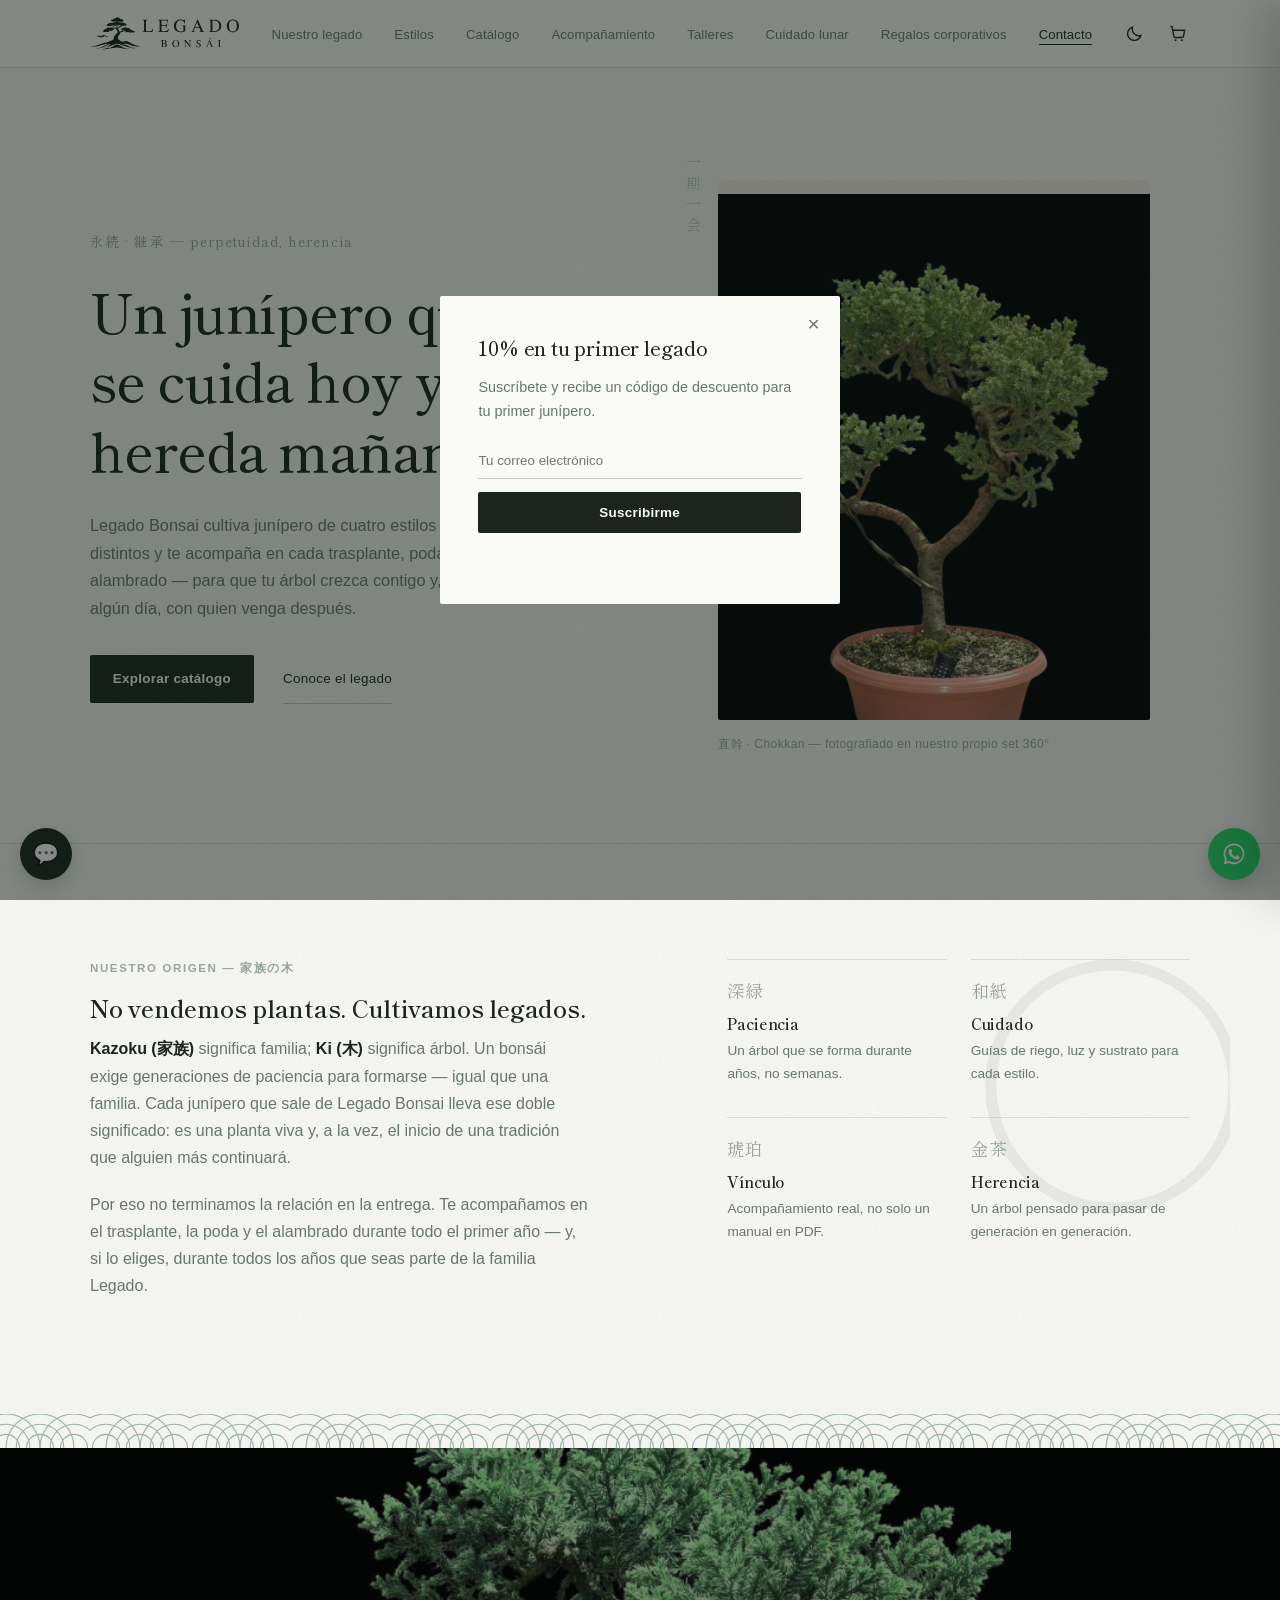
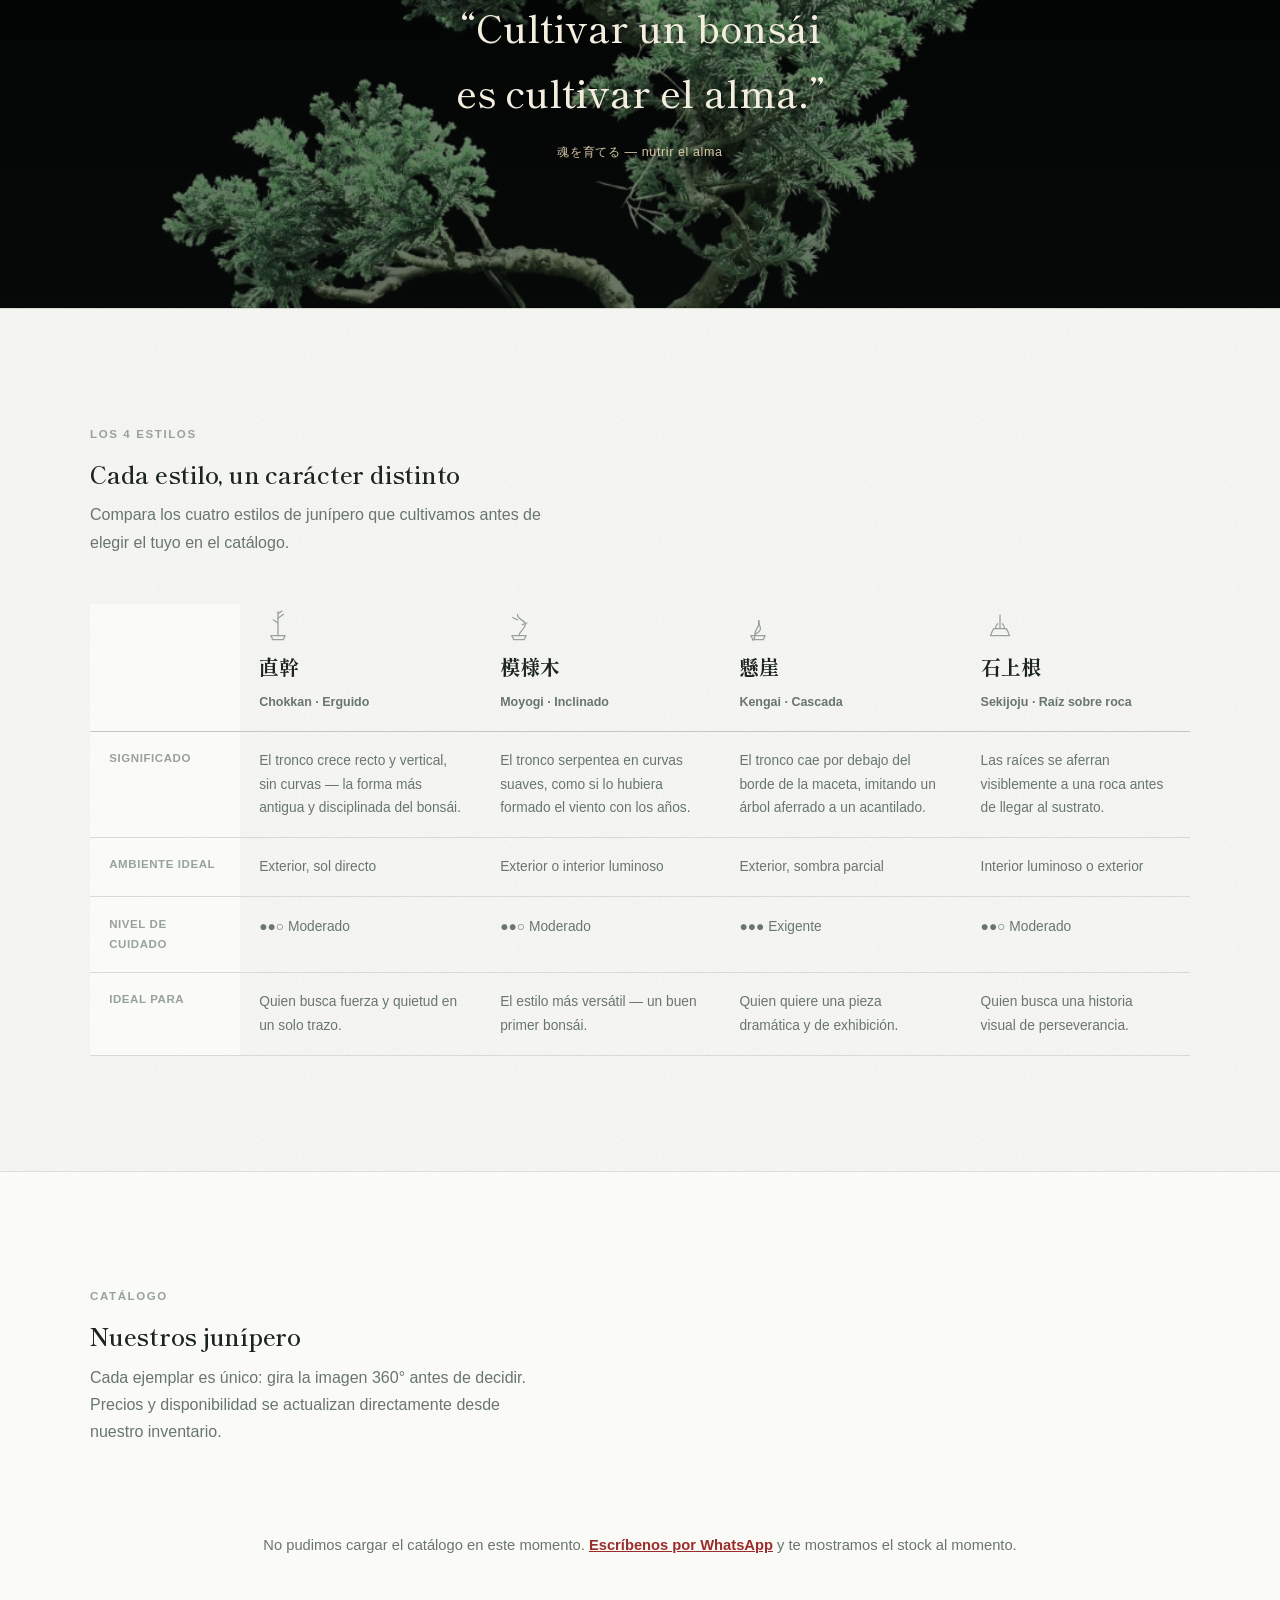
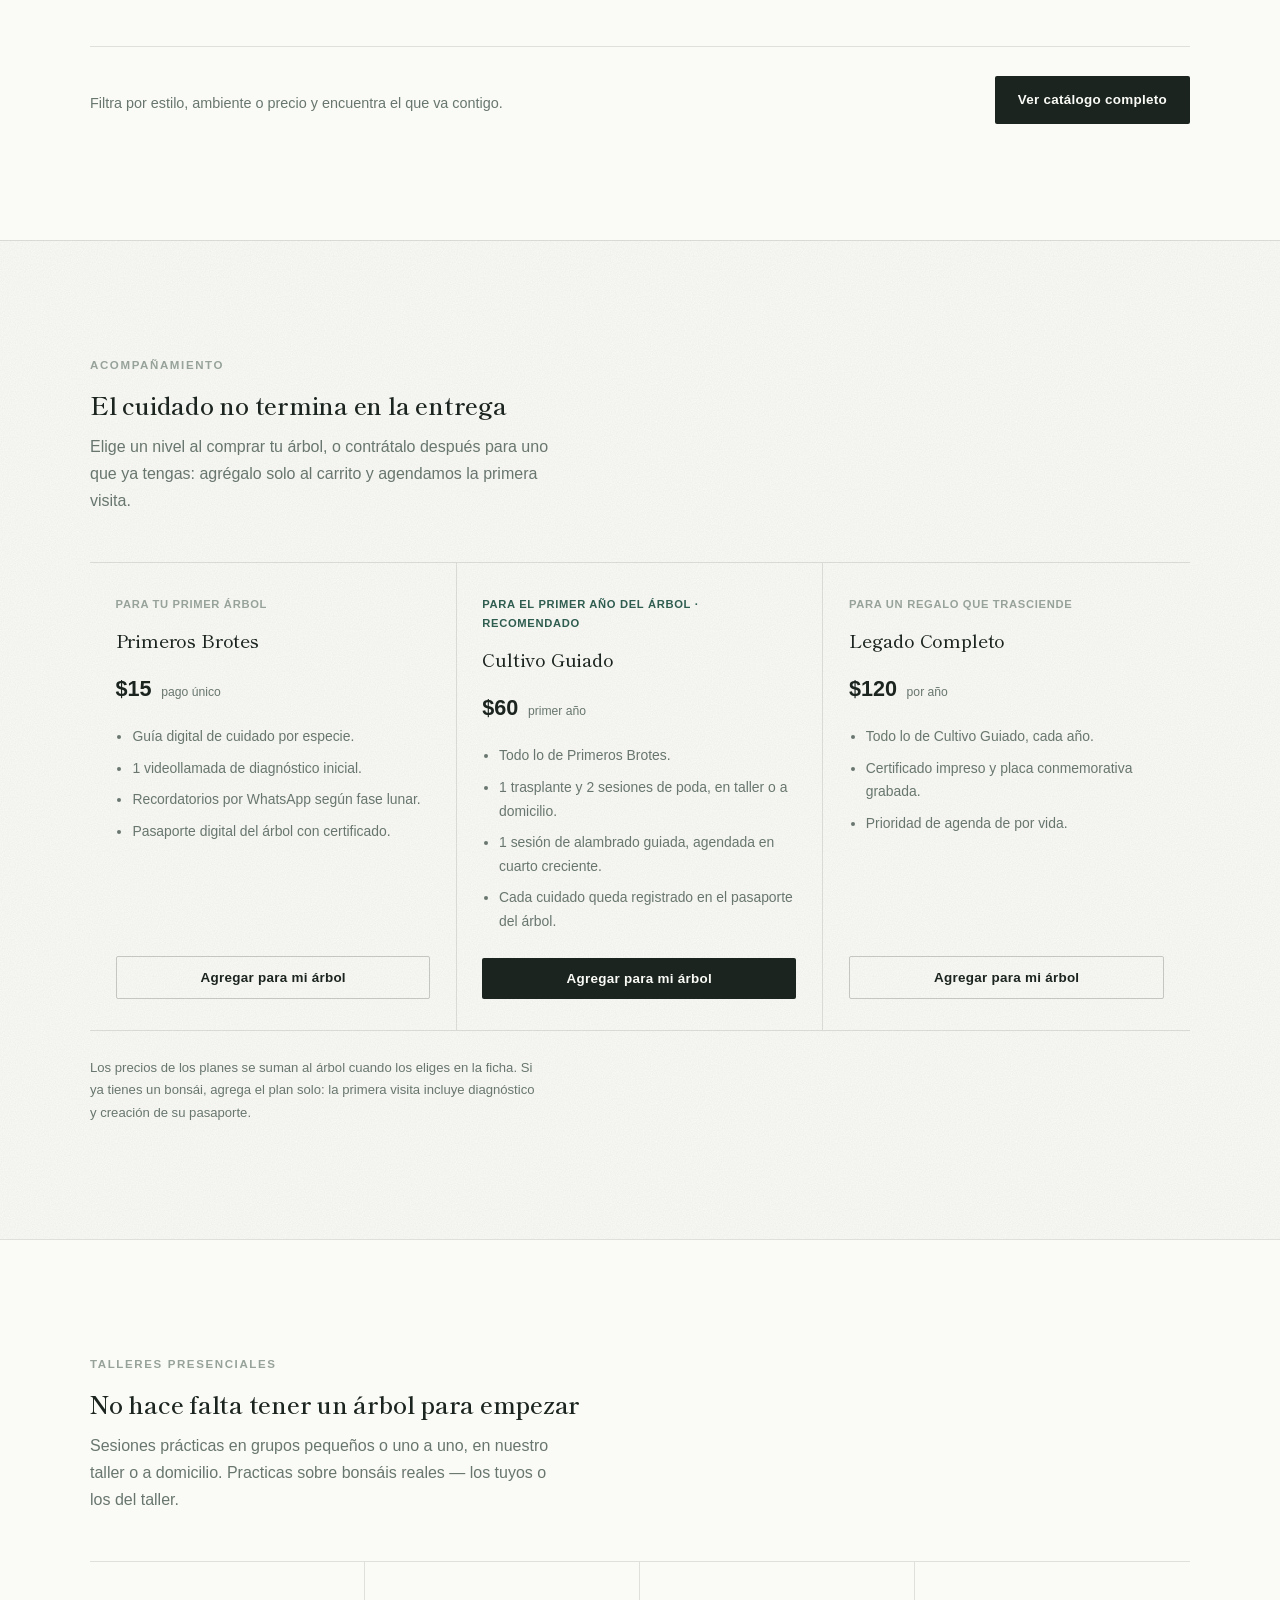
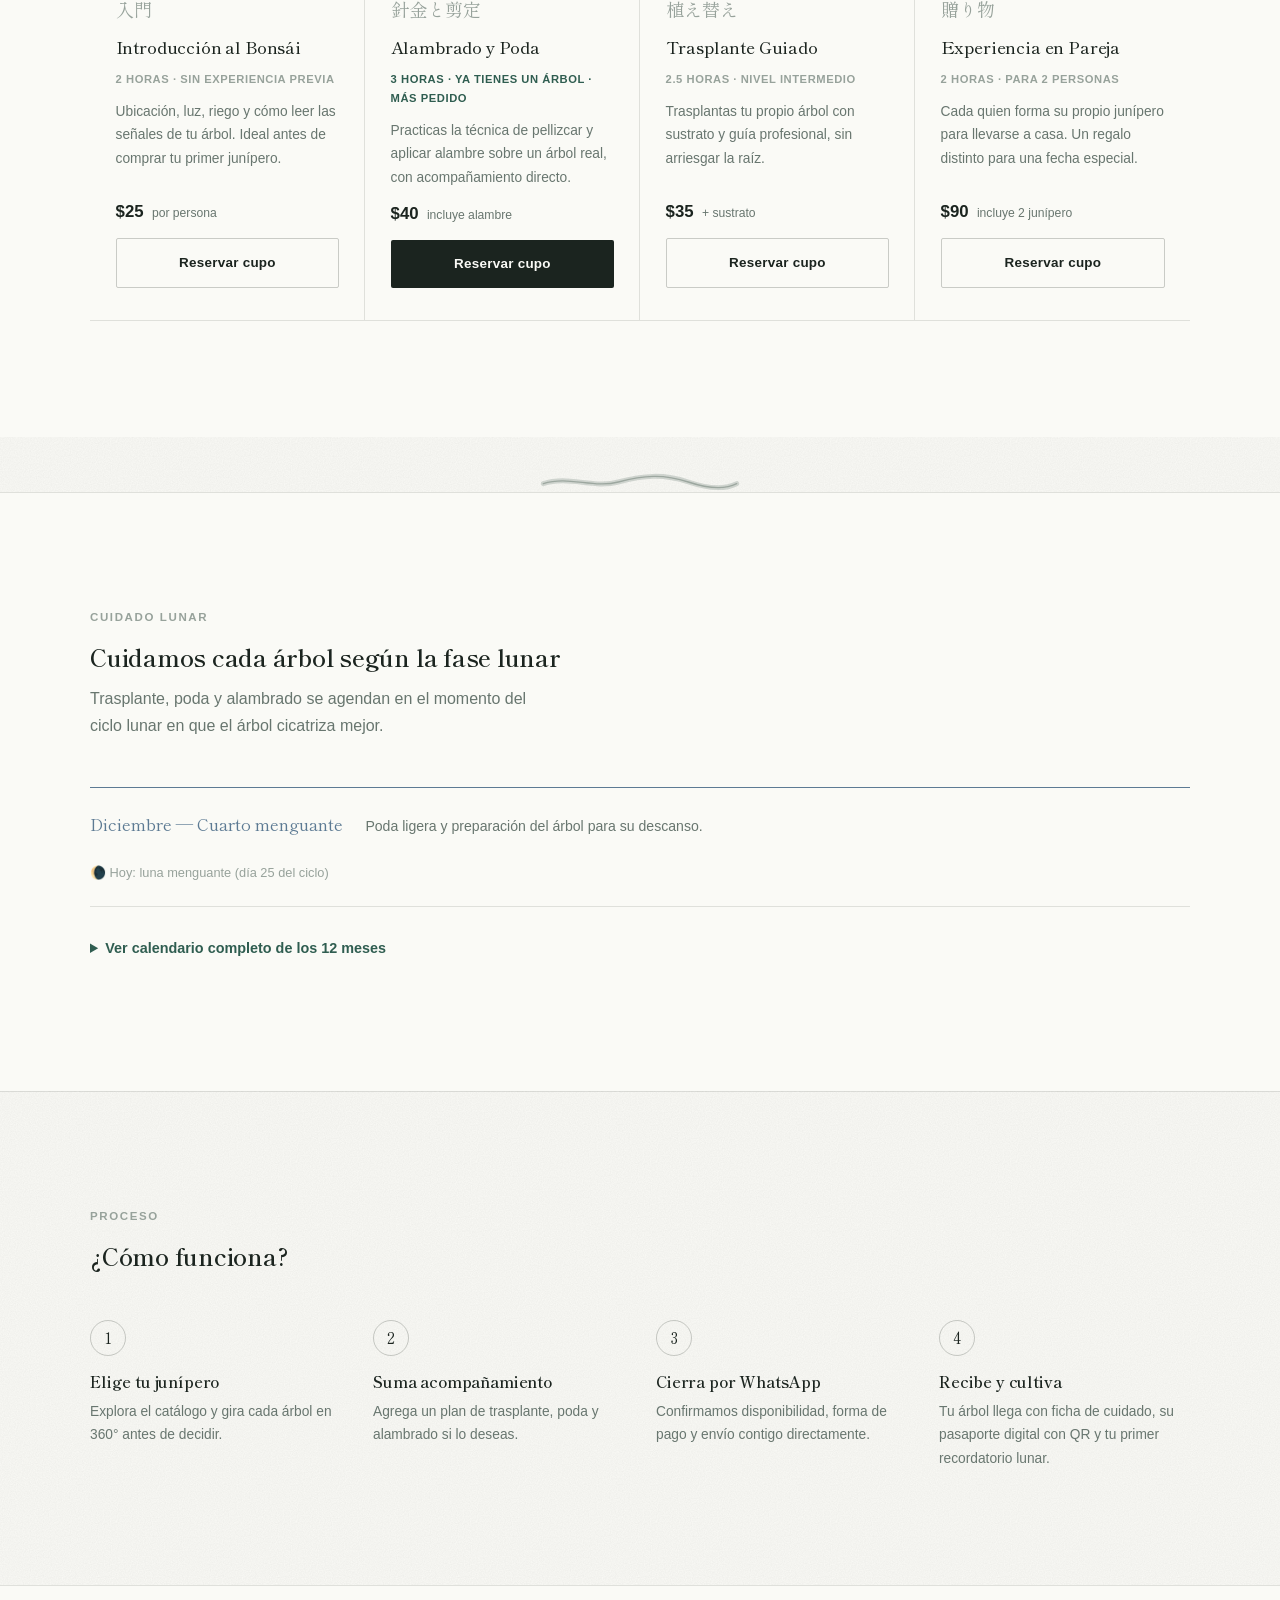
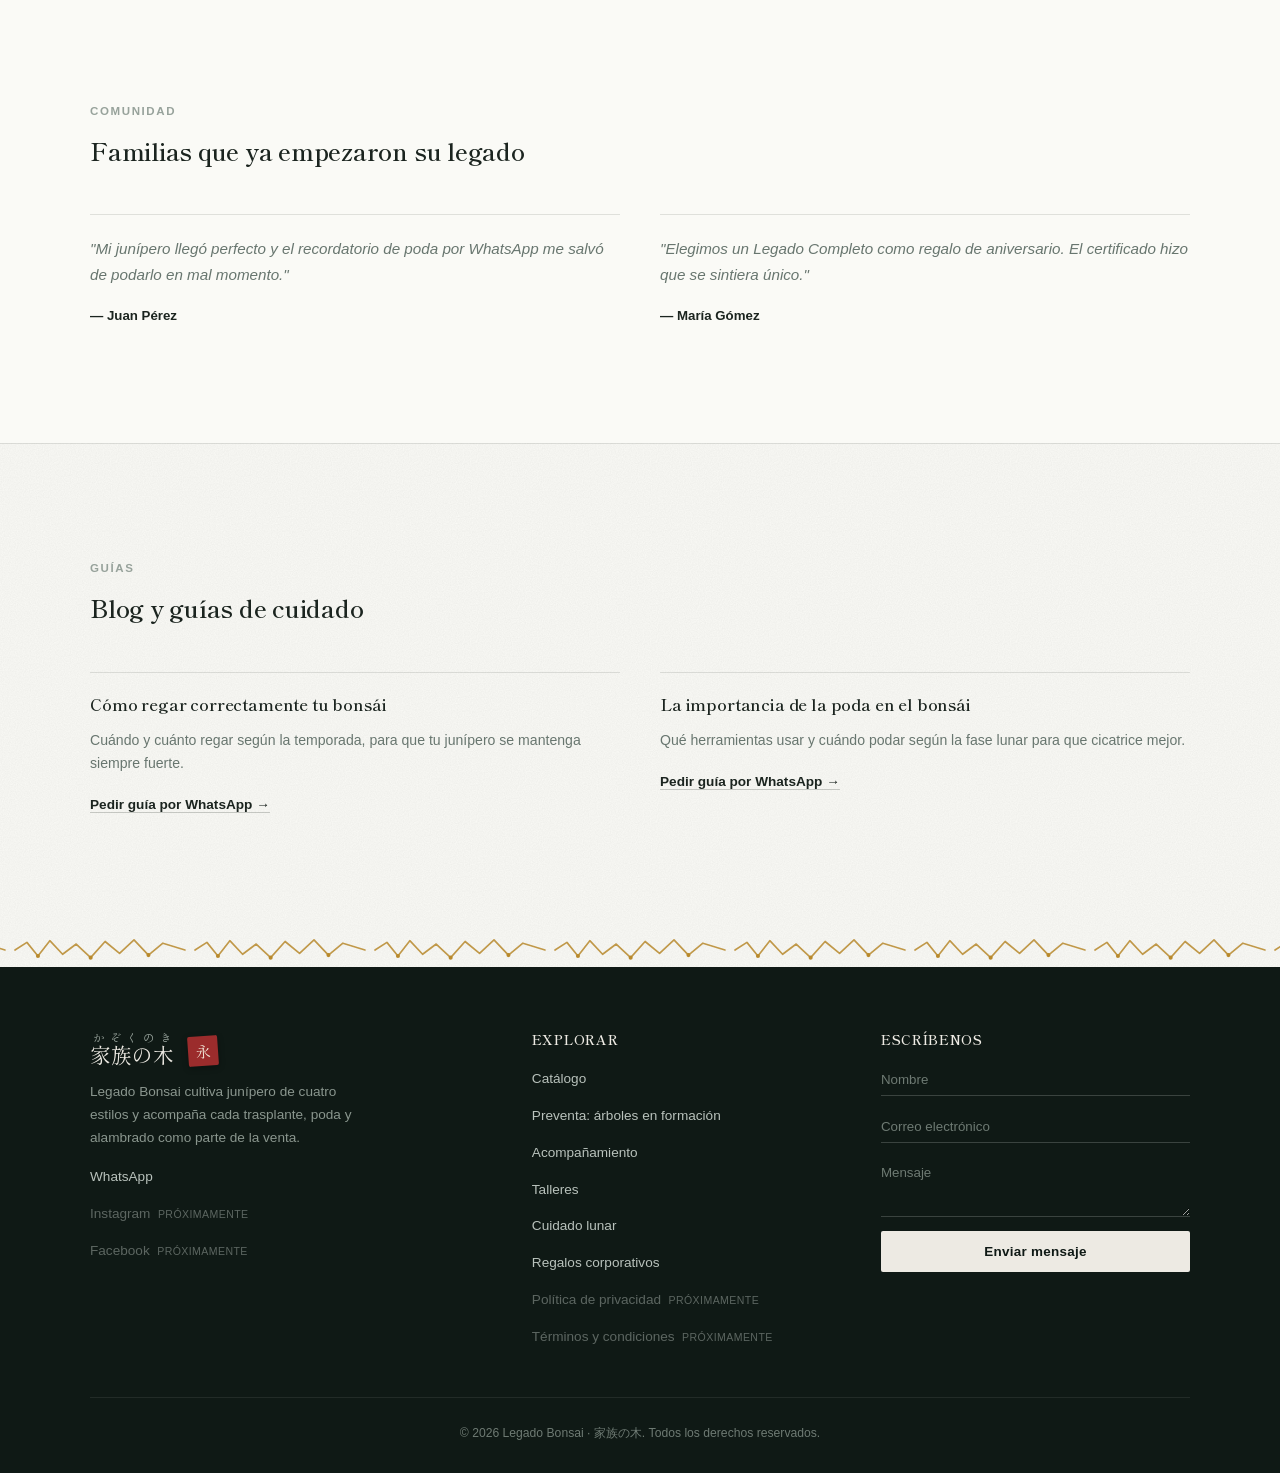
<file: index.html>
<!DOCTYPE html>
<html lang="es">
<head>
<meta charset="UTF-8">
<meta name="viewport" content="width=device-width, initial-scale=1.0">
<title>Legado Bonsai — 家族の木</title>
<meta name="description" content="Legado Bonsai: junípero cultivado para heredarse. Tienda, acompañamiento de trasplante, poda y alambrado, y calendario de cuidado por fase lunar.">
<meta property="og:type" content="website">
<meta property="og:title" content="Legado Bonsai — 家族の木">
<meta property="og:description" content="Junípero cultivado para heredarse: tienda, acompañamiento, talleres y cuidado por fase lunar.">
<meta property="og:image" content="https://tony2rad.github.io/legado-bonsai/assets/img/logo/png/og-legado-bonsai.png">
<link rel="icon" href="assets/img/logo/favicon.svg" type="image/svg+xml">
<link rel="apple-touch-icon" href="assets/img/logo/png/icono-180.png">
<link rel="preconnect" href="https://fonts.googleapis.com">
<link href="https://fonts.googleapis.com/css2?family=Shippori+Mincho:wght@400;500;600;700&family=Zen+Kaku+Gothic+New:wght@300;400;500;700&display=swap" rel="stylesheet">
<link rel="stylesheet" href="styles.css">
<script>
  (function(){
    var t = localStorage.getItem('legadoBonsaiTheme');
    if (t === 'dark' || t === 'light') document.documentElement.setAttribute('data-theme', t);
  })();
</script>
</head>
<body>

<a class="skip-link" href="#inicio">Saltar al contenido</a>

<header class="site-header">
  <nav class="nav wrap">
    <a class="brand" href="#inicio">
      <img src="assets/img/logo/legado-logo-horizontal-tinta.svg" alt="Legado Bonsái" width="152" height="35">
      <span class="jp"><ruby>家族の木<rt>かぞくのき</rt></ruby></span>
    </a>
    <ul class="nav-links">
      <li><a href="#marca">Nuestro legado</a></li>
      <li><a href="#estilos">Estilos</a></li>
      <li><a href="catalogo.html">Catálogo</a></li>
      <li><a href="#servicios">Acompañamiento</a></li>
      <li><a href="#talleres">Talleres</a></li>
      <li><a href="#calendario">Cuidado lunar</a></li>
      <li><a href="regalos.html">Regalos corporativos</a></li>
      <li><a href="#contacto">Contacto</a></li>
    </ul>
    <div class="nav-actions">
      <button class="icon-btn" id="theme-toggle-btn" aria-label="Cambiar a modo oscuro">
        <svg id="theme-icon-dark" viewBox="0 0 24 24" fill="none" stroke="currentColor" stroke-width="1.8"><path d="M20 14.5A8.5 8.5 0 0 1 9.5 4 8.5 8.5 0 1 0 20 14.5Z"/></svg>
        <svg id="theme-icon-light" viewBox="0 0 24 24" fill="none" stroke="currentColor" stroke-width="1.8" style="display:none"><circle cx="12" cy="12" r="4.2"/><path d="M12 2.5v2.4M12 19.1v2.4M4.4 4.4l1.7 1.7M17.9 17.9l1.7 1.7M2.5 12h2.4M19.1 12h2.4M4.4 19.6l1.7-1.7M17.9 6.1l1.7-1.7"/></svg>
      </button>
      <button class="icon-btn" id="cart-open-btn" aria-label="Abrir carrito">
        <svg viewBox="0 0 24 24" fill="none" stroke="currentColor" stroke-width="1.8"><path d="M3 3h2l2.4 12.4a2 2 0 0 0 2 1.6h8.2a2 2 0 0 0 2-1.6L21 8H6"/><circle cx="9.5" cy="20.5" r="1.3" fill="currentColor" stroke="none"/><circle cx="17.5" cy="20.5" r="1.3" fill="currentColor" stroke="none"/></svg>
        <span class="cart-count visually-hidden" id="cart-count">0</span>
      </button>
      <button class="icon-btn nav-toggle" id="nav-toggle-btn" aria-label="Abrir menú" aria-expanded="false">
        <svg viewBox="0 0 24 24" fill="none" stroke="currentColor" stroke-width="1.8"><path d="M3 6h18M3 12h18M3 18h18"/></svg>
      </button>
    </div>
  </nav>
</header>

<main id="inicio">

  <!-- HERO -->
  <section class="hero">
    <div class="wrap hero-grid">
      <div>
        <div class="hero-kanji">永続 · 継承 — perpetuidad, herencia</div>
        <h1>Un junípero que se cuida hoy y se hereda mañana.</h1>
        <p class="lede">Legado Bonsai cultiva junípero de cuatro estilos distintos y te acompaña en cada trasplante, poda y alambrado — para que tu árbol crezca contigo y, algún día, con quien venga después.</p>
        <div class="hero-ctas">
          <a href="catalogo.html" class="btn btn-primary">Explorar catálogo</a>
          <a href="#marca" class="btn btn-ghost">Conoce el legado</a>
        </div>
      </div>
      <figure class="hero-figure">
        <div class="vertical-jp" aria-hidden="true">一期一会</div>
        <div class="frame"><img src="imagenes/360/Bonsai1/bonsai1_01.jpg" alt="Junípero Legado Bonsai, estilo erguido"></div>
        <figcaption>直幹 · Chokkan — fotografiado en nuestro propio set 360°</figcaption>
      </figure>
    </div>
  </section>

  <!-- SOBRE LA MARCA -->
  <section class="section" id="marca">
    <div class="wrap brand-story">
      <div class="prose">
        <div class="eyebrow">Nuestro origen — 家族の木</div>
        <h2>No vendemos plantas. Cultivamos legados.</h2>
        <p><strong>Kazoku (家族)</strong> significa familia; <strong>Ki (木)</strong> significa árbol. Un bonsái exige generaciones de paciencia para formarse — igual que una familia. Cada junípero que sale de Legado Bonsai lleva ese doble significado: es una planta viva y, a la vez, el inicio de una tradición que alguien más continuará.</p>
        <p>Por eso no terminamos la relación en la entrega. Te acompañamos en el trasplante, la poda y el alambrado durante todo el primer año — y, si lo eliges, durante todos los años que seas parte de la familia Legado.</p>
      </div>
      <div class="pillars">
        <div class="pillar"><div class="jp">深緑</div><h4>Paciencia</h4><p>Un árbol que se forma durante años, no semanas.</p></div>
        <div class="pillar"><div class="jp">和紙</div><h4>Cuidado</h4><p>Guías de riego, luz y sustrato para cada estilo.</p></div>
        <div class="pillar"><div class="jp">琥珀</div><h4>Vínculo</h4><p>Acompañamiento real, no solo un manual en PDF.</p></div>
        <div class="pillar"><div class="jp">金茶</div><h4>Herencia</h4><p>Un árbol pensado para pasar de generación en generación.</p></div>
      </div>
      <svg class="enso" viewBox="0 0 200 200" aria-hidden="true">
        <path d="M100,24 A76,76 0 1,1 98,24.2" fill="none" stroke="currentColor" stroke-width="7" stroke-linecap="round"/>
      </svg>
    </div>
  </section>

  <div class="seigaiha" aria-hidden="true"></div>

  <!-- CITA -->
  <section class="quote-break">
    <img src="imagenes/360/Bonsai2/bonsai2_01.jpg" alt="" aria-hidden="true">
    <div class="quote-break-overlay">
      <blockquote>“Cultivar un bonsái es cultivar el alma.”</blockquote>
      <cite>魂を育てる — nutrir el alma</cite>
    </div>
  </section>

  <!-- ESTILOS -->
  <section class="section" id="estilos">
    <div class="wrap">
      <div class="section-head">
        <div class="eyebrow">Los 4 estilos</div>
        <h2>Cada estilo, un carácter distinto</h2>
        <p>Compara los cuatro estilos de junípero que cultivamos antes de elegir el tuyo en el catálogo.</p>
      </div>
      <div class="styles-compare-wrap">
        <table class="styles-compare">
          <thead>
            <tr>
              <th class="row-label"></th>
              <th>
                <div class="style-col">
                  <svg class="style-icon" viewBox="0 0 48 48" fill="none" stroke="currentColor" stroke-width="1.6" stroke-linecap="round" stroke-linejoin="round">
                    <path d="M15 40h18l-2.5 5h-13z"/>
                    <path d="M24 40V10"/>
                    <path d="M24 18l7-5M24 24l-6-4M24 12l5-3"/>
                  </svg>
                  <span class="style-jp">直幹</span>
                  <span class="style-name">Chokkan · Erguido</span>
                </div>
              </th>
              <th>
                <div class="style-col">
                  <svg class="style-icon" viewBox="0 0 48 48" fill="none" stroke="currentColor" stroke-width="1.6" stroke-linecap="round" stroke-linejoin="round">
                    <path d="M15 40h18l-2.5 5h-13z"/>
                    <path d="M24 40c0-6 8-8 8-14s-10-6-10-13"/>
                    <path d="M22 20l-6-3M28 26l6-2"/>
                  </svg>
                  <span class="style-jp">模様木</span>
                  <span class="style-name">Moyogi · Inclinado</span>
                </div>
              </th>
              <th>
                <div class="style-col">
                  <svg class="style-icon" viewBox="0 0 48 48" fill="none" stroke="currentColor" stroke-width="1.6" stroke-linecap="round" stroke-linejoin="round">
                    <path d="M15 40h18l-2.5 5h-13z"/>
                    <path d="M20 40c0-4 6-3 7-8s-4-6-2-11"/>
                    <path d="M25 21c2 5-2 8-4 13s0 9-3 12"/>
                  </svg>
                  <span class="style-jp">懸崖</span>
                  <span class="style-name">Kengai · Cascada</span>
                </div>
              </th>
              <th>
                <div class="style-col">
                  <svg class="style-icon" viewBox="0 0 48 48" fill="none" stroke="currentColor" stroke-width="1.6" stroke-linecap="round" stroke-linejoin="round">
                    <path d="M12 40c2-6 4-9 4-9h16s2 3 4 9z"/>
                    <path d="M24 31V14"/>
                    <path d="M18 31c1-4 3-6 3-6M30 31c-1-4-3-6-3-6"/>
                  </svg>
                  <span class="style-jp">石上根</span>
                  <span class="style-name">Sekijoju · Raíz sobre roca</span>
                </div>
              </th>
            </tr>
          </thead>
          <tbody>
            <tr>
              <td class="row-label">Significado</td>
              <td>El tronco crece recto y vertical, sin curvas — la forma más antigua y disciplinada del bonsái.</td>
              <td>El tronco serpentea en curvas suaves, como si lo hubiera formado el viento con los años.</td>
              <td>El tronco cae por debajo del borde de la maceta, imitando un árbol aferrado a un acantilado.</td>
              <td>Las raíces se aferran visiblemente a una roca antes de llegar al sustrato.</td>
            </tr>
            <tr>
              <td class="row-label">Ambiente ideal</td>
              <td>Exterior, sol directo</td>
              <td>Exterior o interior luminoso</td>
              <td>Exterior, sombra parcial</td>
              <td>Interior luminoso o exterior</td>
            </tr>
            <tr>
              <td class="row-label">Nivel de cuidado</td>
              <td>●●○ Moderado</td>
              <td>●●○ Moderado</td>
              <td>●●● Exigente</td>
              <td>●●○ Moderado</td>
            </tr>
            <tr>
              <td class="row-label">Ideal para</td>
              <td>Quien busca fuerza y quietud en un solo trazo.</td>
              <td>El estilo más versátil — un buen primer bonsái.</td>
              <td>Quien quiere una pieza dramática y de exhibición.</td>
              <td>Quien busca una historia visual de perseverancia.</td>
            </tr>
          </tbody>
        </table>
      </div>
    </div>
  </section>

  <!-- CATALOGO -->
  <section class="section alt" id="catalogo">
    <div class="wrap">
      <div class="section-head">
        <div class="eyebrow">Catálogo</div>
        <h2>Nuestros junípero</h2>
        <p>Cada ejemplar es único: gira la imagen 360° antes de decidir. Precios y disponibilidad se actualizan directamente desde nuestro inventario.</p>
      </div>

      <div id="catalog-status" class="catalog-status">Cargando el catálogo…</div>

      <div class="carousel-wrap" id="carousel-wrap" hidden>
        <div class="carousel-head">
          <h3>Destacados</h3>
          <a href="catalogo.html" class="carousel-see-all">Ver catálogo completo →</a>
        </div>
        <div class="carousel-track-wrap">
          <button class="carousel-nav prev" id="carousel-prev" aria-label="Anterior">&#8249;</button>
          <div class="carousel-track" id="carousel-track"></div>
          <button class="carousel-nav next" id="carousel-next" aria-label="Siguiente">&#8250;</button>
        </div>
      </div>

      <div class="catalog-cta" id="catalog-cta" hidden>
        <div>
          <div class="catalog-cta-count" id="catalog-cta-count"></div>
          <p>Filtra por estilo, ambiente o precio y encuentra el que va contigo.</p>
        </div>
        <a href="catalogo.html" class="btn btn-primary">Ver catálogo completo</a>
      </div>
    </div>
  </section>

  <!-- SERVICIOS -->
  <section class="section" id="servicios">
    <div class="wrap">
      <div class="section-head">
        <div class="eyebrow">Acompañamiento</div>
        <h2>El cuidado no termina en la entrega</h2>
        <p>Elige un nivel al comprar tu árbol, o contrátalo después para uno que ya tengas: agrégalo solo al carrito y agendamos la primera visita.</p>
      </div>
      <div class="tiers-grid">
        <div class="tier-card" data-plan="Primeros Brotes">
          <div class="for">Para tu primer árbol</div>
          <h3>Primeros Brotes</h3>
          <div class="tier-price">$15 <span>pago único</span></div>
          <ul>
            <li>Guía digital de cuidado por especie.</li>
            <li>1 videollamada de diagnóstico inicial.</li>
            <li>Recordatorios por WhatsApp según fase lunar.</li>
            <li>Pasaporte digital del árbol con certificado.</li>
          </ul>
          <button type="button" class="btn btn-outline btn-block" data-add-plan="Primeros Brotes">Agregar para mi árbol</button>
        </div>
        <div class="tier-card highlight" data-plan="Cultivo Guiado">
          <div class="for">Para el primer año del árbol</div>
          <h3>Cultivo Guiado</h3>
          <div class="tier-price">$60 <span>primer año</span></div>
          <ul>
            <li>Todo lo de Primeros Brotes.</li>
            <li>1 trasplante y 2 sesiones de poda, en taller o a domicilio.</li>
            <li>1 sesión de alambrado guiada, agendada en cuarto creciente.</li>
            <li>Cada cuidado queda registrado en el pasaporte del árbol.</li>
          </ul>
          <button type="button" class="btn btn-primary btn-block" data-add-plan="Cultivo Guiado">Agregar para mi árbol</button>
        </div>
        <div class="tier-card" data-plan="Legado Completo">
          <div class="for">Para un regalo que trasciende</div>
          <h3>Legado Completo</h3>
          <div class="tier-price">$120 <span>por año</span></div>
          <ul>
            <li>Todo lo de Cultivo Guiado, cada año.</li>
            <li>Certificado impreso y placa conmemorativa grabada.</li>
            <li>Prioridad de agenda de por vida.</li>
          </ul>
          <button type="button" class="btn btn-outline btn-block" data-add-plan="Legado Completo">Agregar para mi árbol</button>
        </div>
      </div>
      <p class="tiers-note">Los precios de los planes se suman al árbol cuando los eliges en la ficha. Si ya tienes un bonsái, agrega el plan solo: la primera visita incluye diagnóstico y creación de su pasaporte.</p>
    </div>
  </section>

  <!-- TALLERES -->
  <section class="section alt" id="talleres">
    <div class="wrap">
      <div class="section-head">
        <div class="eyebrow">Talleres presenciales</div>
        <h2>No hace falta tener un árbol para empezar</h2>
        <p>Sesiones prácticas en grupos pequeños o uno a uno, en nuestro taller o a domicilio. Practicas sobre bonsáis reales — los tuyos o los del taller.</p>
      </div>
      <!-- TODO: confirmar cupos, fechas y precios vigentes antes de publicar -->
      <div class="workshop-grid">
        <div class="workshop-card">
          <div class="jp">入門</div>
          <h3>Introducción al Bonsái</h3>
          <div class="meta">2 horas · Sin experiencia previa</div>
          <p>Ubicación, luz, riego y cómo leer las señales de tu árbol. Ideal antes de comprar tu primer junípero.</p>
          <div class="workshop-price">$25 <span>por persona</span></div>
          <a class="btn btn-outline btn-block" href="https://wa.me/593988731431?text=Quiero%20reservar%20cupo%20en%20el%20taller%20de%20Introducci%C3%B3n%20al%20Bonsai" target="_blank" rel="noopener">Reservar cupo</a>
        </div>
        <div class="workshop-card highlight">
          <div class="jp">針金と剪定</div>
          <h3>Alambrado y Poda</h3>
          <div class="meta">3 horas · Ya tienes un árbol</div>
          <p>Practicas la técnica de pellizcar y aplicar alambre sobre un árbol real, con acompañamiento directo.</p>
          <div class="workshop-price">$40 <span>incluye alambre</span></div>
          <a class="btn btn-primary btn-block" href="https://wa.me/593988731431?text=Quiero%20reservar%20cupo%20en%20el%20taller%20de%20Alambrado%20y%20Poda" target="_blank" rel="noopener">Reservar cupo</a>
        </div>
        <div class="workshop-card">
          <div class="jp">植え替え</div>
          <h3>Trasplante Guiado</h3>
          <div class="meta">2.5 horas · Nivel intermedio</div>
          <p>Trasplantas tu propio árbol con sustrato y guía profesional, sin arriesgar la raíz.</p>
          <div class="workshop-price">$35 <span>+ sustrato</span></div>
          <a class="btn btn-outline btn-block" href="https://wa.me/593988731431?text=Quiero%20reservar%20cupo%20en%20el%20taller%20de%20Trasplante%20Guiado" target="_blank" rel="noopener">Reservar cupo</a>
        </div>
        <div class="workshop-card">
          <div class="jp">贈り物</div>
          <h3>Experiencia en Pareja</h3>
          <div class="meta">2 horas · Para 2 personas</div>
          <p>Cada quien forma su propio junípero para llevarse a casa. Un regalo distinto para una fecha especial.</p>
          <div class="workshop-price">$90 <span>incluye 2 junípero</span></div>
          <a class="btn btn-outline btn-block" href="https://wa.me/593988731431?text=Quiero%20reservar%20la%20Experiencia%20en%20Pareja" target="_blank" rel="noopener">Reservar cupo</a>
        </div>
      </div>
    </div>
  </section>

  <div class="shodo" aria-hidden="true">
    <svg viewBox="0 0 240 24" xmlns="http://www.w3.org/2000/svg">
      <path d="M4 14c30-10 60 6 90-2s54-10 84 0 46 8 58 2" fill="none" stroke="currentColor" stroke-width="6" stroke-linecap="round" opacity="0.4"/>
      <path d="M4 14c30-10 60 6 90-2s54-10 84 0 46 8 58 2" fill="none" stroke="currentColor" stroke-width="1.6" stroke-linecap="round" opacity="0.9"/>
    </svg>
  </div>

  <!-- CALENDARIO LUNAR -->
  <section class="section alt" id="calendario">
    <div class="wrap">
      <div class="section-head">
        <div class="eyebrow">Cuidado lunar</div>
        <h2>Cuidamos cada árbol según la fase lunar</h2>
        <p>Trasplante, poda y alambrado se agendan en el momento del ciclo lunar en que el árbol cicatriza mejor.</p>
      </div>
      <div class="moon-highlight" id="moon-highlight">
        <div class="phase">Cargando fase actual…</div>
        <p></p>
        <div class="moon-today" id="moon-today"></div>
      </div>
      <details>
        <summary style="cursor:pointer; margin-bottom:1rem; color:var(--jade); font-weight:700; font-size:.9rem;">Ver calendario completo de los 12 meses</summary>
        <div class="cal-wrap">
          <table class="cal" id="cal-table">
            <thead><tr><th>Mes</th><th>Fase lunar ideal</th><th>Acción recomendada</th></tr></thead>
            <tbody></tbody>
          </table>
        </div>
      </details>
    </div>
  </section>

  <!-- COMO FUNCIONA -->
  <section class="section" id="como-funciona">
    <div class="wrap">
      <div class="section-head">
        <div class="eyebrow">Proceso</div>
        <h2>¿Cómo funciona?</h2>
      </div>
      <div class="steps">
        <div class="step"><span class="step-number">1</span><h3>Elige tu junípero</h3><p>Explora el catálogo y gira cada árbol en 360° antes de decidir.</p></div>
        <div class="step"><span class="step-number">2</span><h3>Suma acompañamiento</h3><p>Agrega un plan de trasplante, poda y alambrado si lo deseas.</p></div>
        <div class="step"><span class="step-number">3</span><h3>Cierra por WhatsApp</h3><p>Confirmamos disponibilidad, forma de pago y envío contigo directamente.</p></div>
        <div class="step"><span class="step-number">4</span><h3>Recibe y cultiva</h3><p>Tu árbol llega con ficha de cuidado, su pasaporte digital con QR y tu primer recordatorio lunar.</p></div>
      </div>
    </div>
  </section>

  <!-- TESTIMONIOS -->
  <section class="section alt">
    <div class="wrap">
      <div class="section-head">
        <div class="eyebrow">Comunidad</div>
        <h2>Familias que ya empezaron su legado</h2>
      </div>
      <!-- TODO: reemplazar por testimonios reales de clientes -->
      <div class="grid-2col">
        <div class="testimonial"><p>"Mi junípero llegó perfecto y el recordatorio de poda por WhatsApp me salvó de podarlo en mal momento."</p><strong>— Juan Pérez</strong></div>
        <div class="testimonial"><p>"Elegimos un Legado Completo como regalo de aniversario. El certificado hizo que se sintiera único."</p><strong>— María Gómez</strong></div>
      </div>
    </div>
  </section>

  <!-- BLOG -->
  <section class="section" id="blog">
    <div class="wrap">
      <div class="section-head">
        <div class="eyebrow">Guías</div>
        <h2>Blog y guías de cuidado</h2>
      </div>
      <div class="grid-2col">
        <article class="blog-post"><h3>Cómo regar correctamente tu bonsái</h3><p>Cuándo y cuánto regar según la temporada, para que tu junípero se mantenga siempre fuerte.</p><a href="https://wa.me/593988731431?text=Quiero%20la%20gu%C3%ADa%20de%20riego" target="_blank" rel="noopener">Pedir guía por WhatsApp →</a></article>
        <article class="blog-post"><h3>La importancia de la poda en el bonsái</h3><p>Qué herramientas usar y cuándo podar según la fase lunar para que cicatrice mejor.</p><a href="https://wa.me/593988731431?text=Quiero%20la%20gu%C3%ADa%20de%20poda" target="_blank" rel="noopener">Pedir guía por WhatsApp →</a></article>
      </div>
    </div>
  </section>

</main>

<div class="kintsugi" aria-hidden="true"></div>

<footer class="site-footer" id="contacto">
  <div class="wrap">
    <div class="footer-grid">
      <div>
        <div class="footer-mark">
          <div class="jp"><ruby>家族の木<rt>かぞくのき</rt></ruby></div>
          <span class="hanko" aria-hidden="true">永</span>
        </div>
        <p>Legado Bonsai cultiva junípero de cuatro estilos y acompaña cada trasplante, poda y alambrado como parte de la venta.</p>
        <ul class="footer-links">
          <li><a href="https://wa.me/593988731431" target="_blank" rel="noopener">WhatsApp</a></li>
          <li><a class="is-soon" aria-disabled="true" tabindex="-1">Instagram <small>próximamente</small></a></li>
          <li><a class="is-soon" aria-disabled="true" tabindex="-1">Facebook <small>próximamente</small></a></li>
        </ul>
      </div>
      <div>
        <h4>Explorar</h4>
        <ul class="footer-links">
          <li><a href="catalogo.html">Catálogo</a></li>
          <li><a href="catalogo.html?ver=preventa">Preventa: árboles en formación</a></li>
          <li><a href="#servicios">Acompañamiento</a></li>
          <li><a href="#talleres">Talleres</a></li>
          <li><a href="#calendario">Cuidado lunar</a></li>
          <li><a href="regalos.html">Regalos corporativos</a></li>
          <li><a class="is-soon" aria-disabled="true" tabindex="-1">Política de privacidad <small>próximamente</small></a></li>
          <li><a class="is-soon" aria-disabled="true" tabindex="-1">Términos y condiciones <small>próximamente</small></a></li>
        </ul>
      </div>
      <div>
        <h4>Escríbenos</h4>
        <form class="contact-form" id="contact-form">
          <input type="text" name="nombre" placeholder="Nombre" required>
          <input type="email" name="correo" placeholder="Correo electrónico" required>
          <textarea name="mensaje" placeholder="Mensaje" required></textarea>
          <button type="submit" class="btn btn-primary btn-block">Enviar mensaje</button>
        </form>
      </div>
    </div>
    <div class="footer-bottom">&copy; <span id="year"></span> Legado Bonsai · 家族の木. Todos los derechos reservados.</div>
  </div>
</footer>

<!-- MODAL DE PRODUCTO -->
<div class="modal-overlay" id="product-modal">
  <div class="modal">
    <button class="modal-close" id="modal-close-btn" aria-label="Cerrar">&times;</button>
    <div class="modal-grid">
      <div class="viewer" id="modal-viewer">
        <div class="viewer-placeholder" id="modal-viewer-placeholder" hidden>
          <div class="kanji">近日</div>
          <span>Foto 360° próximamente</span>
        </div>
        <img id="modal-viewer-img" alt="">
        <span class="hint">Arrastra para girar 360°</span>
        <button class="viewer-nav prev" id="viewer-prev" aria-label="Anterior">&#8249;</button>
        <button class="viewer-nav next" id="viewer-next" aria-label="Siguiente">&#8250;</button>
        <div class="viewer-progress"><i id="viewer-progress-bar"></i></div>
      </div>
      <div class="modal-info">
        <div class="style-tag" id="modal-style"></div>
        <h2 id="modal-title"></h2>
        <div class="species" id="modal-species"></div>
        <p class="story" id="modal-story"></p>
        <div class="spec-grid" id="modal-specs"></div>

        <div class="preventa-box" id="modal-preventa" hidden></div>

        <div class="care-accordion">
          <details open>
            <summary>Ficha de cuidado</summary>
            <div id="modal-care"></div>
          </details>
        </div>

        <a class="pasaporte-link" id="modal-pasaporte" href="#" target="_blank" rel="noopener" hidden>
          <span class="jp">旅券</span> Ver el pasaporte de este árbol: historial de cuidados y certificado →
        </a>

        <div>
          <label style="font-size:.72rem; letter-spacing:.08em; text-transform:uppercase; color:var(--ink-soft); font-weight:700; display:block; margin-bottom:.5rem;">Acompañamiento (opcional)</label>
          <div class="tier-picker" id="modal-tier-picker"></div>
        </div>

        <div class="qty-row">
          <div class="qty-stepper">
            <button type="button" id="qty-minus" aria-label="Restar">&minus;</button>
            <span id="qty-value">1</span>
            <button type="button" id="qty-plus" aria-label="Sumar">&plus;</button>
          </div>
          <div class="modal-price" id="modal-price"></div>
        </div>

        <button class="btn btn-primary btn-block" id="modal-add-cart">Agregar al carrito</button>
      </div>
    </div>
  </div>
</div>

<!-- CARRITO -->
<div class="cart-overlay" id="cart-overlay"></div>
<aside class="cart-drawer" id="cart-drawer" aria-label="Carrito de compras">
  <div class="cart-head">
    <h3>Tu carrito</h3>
    <button class="modal-close" id="cart-close-btn" style="position:static; background:none; color:var(--ink-soft);" aria-label="Cerrar carrito">&times;</button>
  </div>
  <div class="cart-items" id="cart-items"></div>
  <div class="cart-extras" id="cart-extras" hidden></div>
  <div class="cart-foot">
    <div class="cart-code" id="cart-code">
      <div class="cart-code-row">
        <input type="text" placeholder="Código de referido o descuento" autocomplete="off" maxlength="16">
        <button type="button" class="mini-btn" data-code-apply>Aplicar</button>
        <button type="button" class="mini-btn" data-code-remove hidden>Quitar</button>
      </div>
      <div class="code-msg"></div>
    </div>
    <div class="cart-totals-detail" id="cart-totals-detail" hidden></div>
    <div class="cart-total"><span>Total</span><span id="cart-total">$0</span></div>
    <button class="btn btn-primary btn-block" id="cart-checkout-btn">Finalizar por WhatsApp</button>
    <p style="font-size:.74rem; color:var(--ink-soft); text-align:center; margin:0;">Confirmamos disponibilidad, pago y envío directamente por WhatsApp.</p>
  </div>
</aside>

<!-- POPUP NEWSLETTER -->
<div class="popup-overlay" id="popup-overlay">
  <div class="popup">
    <button class="popup-close" id="popup-close-btn" aria-label="Cerrar">&times;</button>
    <h2>10% en tu primer legado</h2>
    <p>Suscríbete y recibe un código de descuento para tu primer junípero.</p>
    <form id="subscribe-form">
      <input type="email" placeholder="Tu correo electrónico" required aria-label="Correo electrónico">
      <button type="submit" class="btn btn-primary">Suscribirme</button>
      <p class="form-msg" id="subscribe-msg" role="status" aria-live="polite"></p>
    </form>
  </div>
</div>

<!-- CHAT FAQ -->
<div id="chat-widget">
  <button id="chat-button" aria-label="Abrir chat de ayuda">&#128172;</button>
  <div id="chat-box">
    <div id="chat-header">
      <h3>Chat de ayuda</h3>
      <button id="close-chat" aria-label="Cerrar chat">&times;</button>
    </div>
    <div id="chat-body">
      <div class="message bot">¡Hola! Soy el asistente de Legado Bonsai. Elige una pregunta:</div>
      <div id="faq-options"></div>
    </div>
    <div id="chat-footer">
      <p>Para comprar, escríbenos directo al <a href="https://wa.me/593988731431" target="_blank" rel="noopener">WhatsApp</a>.</p>
    </div>
  </div>
</div>

<a href="https://wa.me/593988731431" class="wa-float" target="_blank" rel="noopener" aria-label="Escríbenos por WhatsApp">
  <svg viewBox="0 0 32 32"><path d="M16 3C9 3 3.2 8.7 3.2 15.7c0 2.5.7 4.8 1.9 6.8L3 29l6.7-2c1.9 1 4.1 1.6 6.3 1.6 7 0 12.8-5.7 12.8-12.7C28.8 8.7 23 3 16 3zm0 23.1c-2 0-3.9-.5-5.5-1.5l-.4-.2-4 1.1 1.1-3.9-.3-.4a10.4 10.4 0 0 1-1.6-5.5C5.3 9.9 10 5.2 16 5.2S26.7 9.9 26.7 15.9 22 26.1 16 26.1zm5.9-7.6c-.3-.2-1.9-.9-2.2-1-.3-.1-.5-.2-.7.2-.2.3-.8 1-1 1.2-.2.2-.4.2-.7.1-.3-.2-1.4-.5-2.6-1.6-1-.9-1.6-2-1.8-2.3-.2-.3 0-.5.1-.6.1-.1.3-.4.4-.5.2-.2.2-.3.3-.5.1-.2 0-.4 0-.6 0-.2-.7-1.7-1-2.3-.2-.6-.5-.5-.7-.5h-.6c-.2 0-.6.1-.9.4-.3.3-1.2 1.1-1.2 2.8s1.2 3.3 1.4 3.5c.2.2 2.4 3.7 5.8 5.1.8.3 1.4.5 1.9.7.8.2 1.5.2 2.1.1.6-.1 1.9-.8 2.2-1.5.3-.7.3-1.3.2-1.5-.1-.1-.3-.2-.6-.4z"/></svg>
</a>

<script src="config.js"></script>
<script src="script.js"></script>
</body>
</html>
</file>
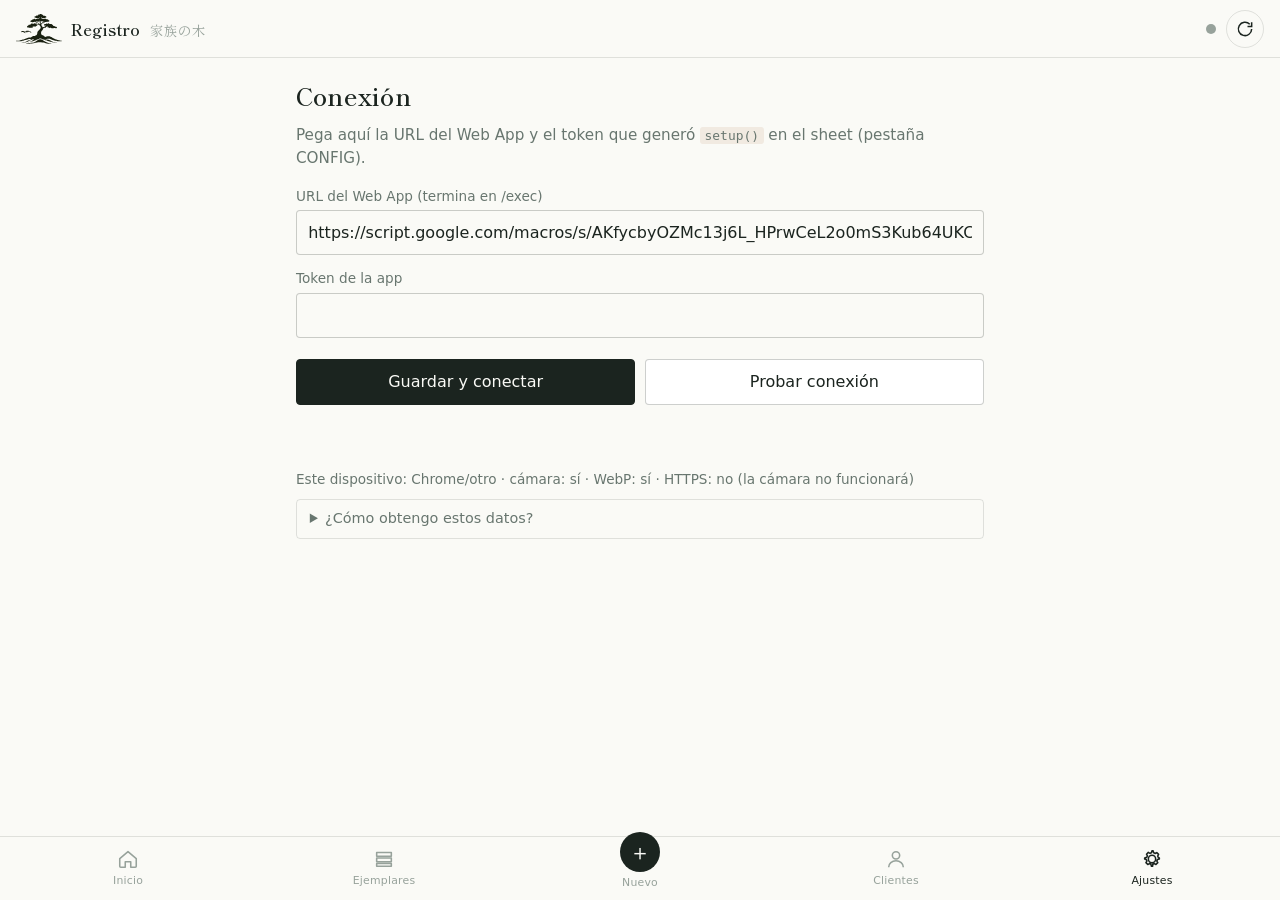
<file: admin/index.html>
<!DOCTYPE html>
<html lang="es">
<head>
<meta charset="UTF-8">
<meta name="viewport" content="width=device-width, initial-scale=1.0, viewport-fit=cover">
<meta name="robots" content="noindex, nofollow">
<title>Legado Bonsai — Registro</title>
<meta name="theme-color" content="#1B241F">
<link rel="manifest" href="manifest.webmanifest">
<link rel="icon" href="../assets/img/logo/favicon.svg" type="image/svg+xml">
<link rel="apple-touch-icon" href="../assets/img/logo/png/icono-180.png">
<meta name="apple-mobile-web-app-capable" content="yes">
<meta name="apple-mobile-web-app-status-bar-style" content="black-translucent">
<link rel="preconnect" href="https://fonts.googleapis.com">
<link href="https://fonts.googleapis.com/css2?family=Shippori+Mincho:wght@500;600;700&family=Zen+Kaku+Gothic+New:wght@400;500;700&display=swap" rel="stylesheet">
<link rel="stylesheet" href="admin.css">
</head>
<body>

<header class="topbar">
  <a href="#/inicio" class="brand"><img src="../assets/img/logo/legado-emblema-tinta.svg" alt="Legado Bonsái"><span>Registro <em>家族の木</em></span></a>
  <div class="topbar-actions">
    <span id="estado-conexion" class="dot" title="Estado de conexión"></span>
    <button id="btn-refrescar" class="icon-btn" aria-label="Actualizar datos" title="Actualizar">
      <svg viewBox="0 0 24 24" fill="none" stroke="currentColor" stroke-width="1.8"><path d="M20 12a8 8 0 1 1-2.3-5.7"/><path d="M20 4v5h-5"/></svg>
    </button>
  </div>
</header>

<main id="app">

  <!-- ============ CONFIGURACIÓN ============ -->
  <section class="view" data-view="config" hidden>
    <h1>Conexión</h1>
    <p class="lead">Pega aquí la URL del Web App y el token que generó <code>setup()</code> en el sheet (pestaña CONFIG).</p>
    <form id="form-config" class="form">
      <label>URL del Web App (termina en /exec)
        <input type="url" name="apiUrl" placeholder="https://script.google.com/macros/s/…/exec" required>
      </label>
      <label>Token de la app
        <input type="password" name="token" autocomplete="off" required>
      </label>
      <div class="row">
        <button type="submit" class="btn solid">Guardar y conectar</button>
        <button type="button" id="btn-probar" class="btn">Probar conexión</button>
      </div>
      <p id="config-msg" class="msg"></p>
      <p id="config-info" class="hint"></p>
    </form>
    <details class="help">
      <summary>¿Cómo obtengo estos datos?</summary>
      <ol>
        <li>Abre el sheet <b>Legado Bonsai — Sistema de Gestión</b> → Extensiones → Apps Script.</li>
        <li>Pega el contenido de <code>apps-script/Code.gs</code>, guarda y ejecuta <code>setup</code>.</li>
        <li>Implementar → Nueva implementación → Aplicación web → Ejecutar como <b>yo</b>, acceso <b>Cualquier persona</b>. Copia la URL.</li>
        <li>El token aparece en la pestaña <b>CONFIG</b> del sheet.</li>
      </ol>
    </details>
  </section>

  <!-- ============ INICIO ============ -->
  <section class="view" data-view="inicio" hidden>
    <h1>Hoy</h1>
    <div class="kpis" id="kpis"></div>
    <div class="quick">
      <a href="#/nuevo" class="btn solid big">＋ Nuevo ejemplar</a>
      <a href="#/venta" class="btn big">Registrar venta</a>
      <a href="#/cuidado" class="btn big">Registrar cuidado</a>
    </div>
    <div class="quick grid2">
      <a href="#/recordatorios" class="btn" id="btn-recordatorios">Recordatorios <span class="pill" id="pill-recordatorios" hidden></span></a>
      <a href="#/cotizaciones" class="btn">Cotizaciones <span class="pill" id="pill-cotizaciones" hidden></span></a>
      <a href="#/tablero" class="btn">Tablero de ventas</a>
      <a href="#/materiales" class="btn">Materiales</a>
      <a href="#/macetas" class="btn">Producción macetas</a>
      <a href="#/maquina" class="btn">Máquina de macetas</a>
      <a href="#/diseno" class="btn">Guías de diseño</a>
      <a href="#/imprimibles" class="btn">Imprimibles de marca</a>
      <a href="reel.html" class="btn" style="grid-column:1/-1">Generador de reels 360°</a>
    </div>
    <p class="hint" id="fase-hoy"></p>
    <h2>Últimos movimientos</h2>
    <ul class="timeline" id="timeline"></ul>
  </section>

  <!-- ============ RECORDATORIOS ============ -->
  <section class="view" data-view="recordatorios" hidden>
    <a href="#/inicio" class="back">← Inicio</a>
    <h1>Recordatorios</h1>
    <p class="lead">Se generan solos cada mañana (fase lunar, revisiones, renovaciones, bienvenidas). Toca <b>WhatsApp</b> para abrir el mensaje listo y luego márcalo como enviado.</p>
    <div class="row">
      <button type="button" class="btn" id="btn-generar-recordatorios">Generar ahora (prueba)</button>
    </div>
    <p class="count" id="recordatorios-count"></p>
    <div class="list" id="lista-recordatorios"></div>
  </section>

  <!-- ============ CLIENTES ============ -->
  <section class="view" data-view="clientes" hidden>
    <a href="#/inicio" class="back">← Inicio</a>
    <h1>Clientes</h1>
    <div class="filters">
      <input type="search" id="buscar-cliente" placeholder="Buscar por nombre, WhatsApp, código…">
      <select id="filtro-cliente">
        <option value="">Todos</option>
        <option value="plan">Con plan activo</option>
        <option value="creditos">Con créditos</option>
        <option value="recordatorios">Con recordatorios</option>
      </select>
    </div>
    <p class="count" id="clientes-count"></p>
    <div class="list" id="lista-clientes"></div>
    <h2>Nuevo cliente (sin venta)</h2>
    <form id="form-cliente" class="form">
      <input type="hidden" name="id">
      <div class="grid2">
        <label>Nombre *<input name="nombre" required></label>
        <label>WhatsApp<input name="whatsapp" inputmode="tel" placeholder="0990000000"></label>
      </div>
      <div class="grid2">
        <label>Correo<input name="correo" type="email"></label>
        <label>Ciudad<input name="ciudad"></label>
      </div>
      <div class="grid2">
        <label>Origen<select name="origen"><option value="">—</option><option>Web</option><option>WhatsApp</option><option>Instagram</option><option>Taller</option><option>Referido</option><option>Corporativo</option><option>Feria</option><option>Otro</option></select></label>
        <label>Recordatorios<select name="recordatorios"><option>Sí</option><option>No</option></select></label>
      </div>
      <label>Notas<textarea name="notas" rows="2"></textarea></label>
      <button type="submit" class="btn solid big">Guardar cliente</button>
      <p class="msg" id="cliente-msg"></p>
    </form>
  </section>

  <!-- ============ COTIZACIONES ============ -->
  <section class="view" data-view="cotizaciones" hidden>
    <a href="#/inicio" class="back">← Inicio</a>
    <h1>Cotizaciones corporativas</h1>
    <p class="lead">Llegan desde <code>regalos.html</code>. Cambia el estado al contactar, cerrar o perder.</p>
    <div class="list" id="lista-cotizaciones"></div>
  </section>

  <!-- ============ TABLERO ============ -->
  <section class="view" data-view="tablero" hidden>
    <a href="#/inicio" class="back">← Inicio</a>
    <h1>Tablero de ventas</h1>
    <div class="row">
      <select id="tablero-dias"><option value="7">Últimos 7 días</option><option value="30" selected>Últimos 30 días</option><option value="90">Últimos 90 días</option><option value="365">Último año</option></select>
    </div>
    <div id="tablero"></div>
    <p class="hint">Los mismos datos están en la pestaña EMBUDO del sheet (por mes) y se pueden conectar a Power BI: ver <code>docs/powerbi/</code>.</p>
  </section>

  <!-- ============ EJEMPLARES ============ -->
  <section class="view" data-view="ejemplares" hidden>
    <h1>Ejemplares</h1>
    <nav class="subtabs" aria-label="Inventario">
      <a href="#/ejemplares" class="active">Inventario</a>
      <a href="#/macetas">Producción macetas</a>
      <a href="#/maquina">Máquina</a>
      <a href="#/diseno">Guías de diseño</a>
      <a href="#/imprimibles">Imprimibles</a>
    </nav>
    <div class="filters">
      <input type="search" id="buscar" placeholder="Buscar por ID, nombre, especie…">
      <select id="filtro-estado">
        <option value="">Todos los estados</option>
        <option>Disponible</option><option>Reservado</option><option>Vendido</option><option>En formación</option><option>Baja</option>
      </select>
    </div>
    <p class="count" id="ejemplares-count"></p>
    <div class="list" id="lista-ejemplares"></div>
  </section>

  <!-- ============ PRODUCCIÓN DE MACETAS ============ -->
  <section class="view" data-view="macetas" hidden>
    <h1>Producción de macetas</h1>
    <nav class="subtabs" aria-label="Inventario">
      <a href="#/ejemplares">Inventario</a>
      <a href="#/macetas" class="active">Producción macetas</a>
      <a href="#/maquina">Máquina</a>
      <a href="#/diseno">Guías de diseño</a>
      <a href="#/imprimibles">Imprimibles</a>
    </nav>
    <p class="lead">Plantillas de corte en arcilla y plato-guía con perfiles para cemento, a escala 1:1. Para imprimir, ábrela en pantalla completa.</p>
    <div class="row"><a href="macetas.html" target="_blank" rel="noopener" class="btn solid">Abrir en pantalla completa</a></div>
    <iframe class="embed" id="embed-macetas" data-src="macetas.html" title="Plantillas de macetas" loading="lazy"></iframe>
  </section>

  <!-- ============ MÁQUINA DE MACETAS ============ -->
  <section class="view" data-view="maquina" hidden>
    <h1>Máquina de barrido</h1>
    <nav class="subtabs" aria-label="Inventario">
      <a href="#/ejemplares">Inventario</a>
      <a href="#/macetas">Producción macetas</a>
      <a href="#/maquina" class="active">Máquina</a>
      <a href="#/diseno">Guías de diseño</a>
      <a href="#/imprimibles">Imprimibles</a>
    </nav>
    <p class="lead">Cómo construir la máquina que hace las macetas de cemento: materiales, costos, pasos, calibración y uso.</p>
    <div class="row"><a href="maquina.html" target="_blank" rel="noopener" class="btn solid">Abrir en pantalla completa</a></div>
    <iframe class="embed" id="embed-maquina" data-src="maquina.html" title="Instrucciones de la máquina" loading="lazy"></iframe>
  </section>

  <!-- ============ GUÍAS DE DISEÑO ============ -->
  <section class="view" data-view="diseno" hidden>
    <h1>Guías de diseño</h1>
    <nav class="subtabs" aria-label="Inventario">
      <a href="#/ejemplares">Inventario</a>
      <a href="#/macetas">Producción macetas</a>
      <a href="#/maquina">Máquina</a>
      <a href="#/diseno" class="active">Guías de diseño</a>
      <a href="#/imprimibles">Imprimibles</a>
    </nav>
    <p class="lead">Proyección de crecimiento y plan de poda, jin y shari de cada ejemplar, sobre su propia foto. Para imprimir o guardar en PDF, ábrela en pantalla completa.</p>
    <div class="row"><a href="diseno.html" target="_blank" rel="noopener" class="btn solid">Abrir en pantalla completa</a> <a href="diseno.html?cargar=disenos/25a.json" target="_blank" rel="noopener" class="btn">Ver ejemplo (25a)</a></div>
    <iframe class="embed" id="embed-diseno" data-src="diseno.html" title="Guías de diseño" loading="lazy"></iframe>
  </section>

  <!-- ============ IMPRIMIBLES DE MARCA ============ -->
  <section class="view" data-view="imprimibles" hidden>
    <h1>Imprimibles de marca</h1>
    <nav class="subtabs" aria-label="Inventario">
      <a href="#/ejemplares">Inventario</a>
      <a href="#/macetas">Producción macetas</a>
      <a href="#/maquina">Máquina</a>
      <a href="#/diseno">Guías de diseño</a>
      <a href="#/imprimibles" class="active">Imprimibles</a>
    </nav>
    <p class="lead">Etiquetas colgantes (con QR al pasaporte), tarjetas, sellos y logotipos en vectores, a escala real y repartidos en la hoja. Para imprimir, ábrela en pantalla completa.</p>
    <div class="row"><a href="imprimibles.html" target="_blank" rel="noopener" class="btn solid">Abrir en pantalla completa</a></div>
    <iframe class="embed" id="embed-imprimibles" data-src="imprimibles.html" title="Imprimibles de marca" loading="lazy"></iframe>
  </section>

  <!-- ============ DETALLE ============ -->
  <section class="view" data-view="ejemplar" hidden>
    <a href="#/ejemplares" class="back">← Ejemplares</a>
    <div id="detalle"></div>
  </section>

  <!-- ============ NUEVO / EDITAR ============ -->
  <section class="view" data-view="formulario" hidden>
    <a href="#/ejemplares" class="back">← Cancelar</a>
    <h1 id="form-titulo">Nuevo ejemplar</h1>
    <p class="lead" id="form-id-hint">El código único (LB-0001, LB-0002, …) se asigna automáticamente al guardar.</p>

    <form id="form-ejemplar" class="form" autocomplete="off">
      <fieldset>
        <legend>Fotos 360°</legend>
        <p class="hint">Dos caminos: <b>Galería</b>, para elegir fotos ya recortadas en Canva (PNG con transparencia; se conserva). O <b>Cámara 360°</b>, para tomarlas aquí mismo. Entre 4 y 16 fotos por vuelta; el orden es el orden de giro y puedes reordenarlas con las flechas.</p>
        <div class="row">
          <label class="btn solid file-btn">🖼 Elegir de la galería
            <input type="file" id="input-fotos" accept="image/png,image/jpeg,image/webp,image/*" multiple hidden>
          </label>
          <button type="button" class="btn" id="btn-modo-360">◎ Cámara 360°</button>
        </div>
        <label class="check">
          <input type="checkbox" id="quitar-fondo">
          <span>Quitar fondo con IA al guardar <small>(solo si las fotos aún tienen fondo; gratis, se procesa en el teléfono y el resultado es básico. Si ya las recortaste en Canva, déjalo desmarcado)</small></span>
        </label>
        <div id="fotos-vacias" class="empty">Aún no hay fotos.</div>
        <div id="preview-360" class="preview-360" hidden>
          <div class="preview-viewer"><img id="preview-img" alt="Vista previa 360°"></div>
          <input type="range" id="preview-range" min="0" max="0" value="0">
          <span class="preview-count" id="preview-count"></span>
        </div>
        <div class="thumbs" id="thumbs"></div>
        <div id="fotos-existentes" class="existing" hidden>
          <p class="hint">Este ejemplar ya tiene <b id="fotos-existentes-n">0</b> fotos publicadas. Si tomas fotos nuevas, reemplazan a las anteriores.</p>
        </div>
      </fieldset>

      <fieldset>
        <legend>Identificación</legend>
        <label>Nombre comercial *<input name="Nombre comercial" required placeholder="Junípero Shimpaku"></label>
        <label>Especie<input name="Especie" list="dl-especies" placeholder="Juniperus chinensis 'Shimpaku'"></label>
        <div class="grid2">
          <label>Estilo<select name="Estilo" id="sel-estilo"><option value="">— Sin definir —</option></select></label>
          <label>Ambiente<select name="Ambiente"><option value="">—</option><option>Exterior</option><option>Interior</option><option>Semi-sombra</option></select></label>
        </div>
        <label>Código SKU (opcional, código antiguo o etiqueta)<input name="Código SKU" placeholder="AFTAB1"></label>
      </fieldset>

      <fieldset>
        <legend>Medidas y estado</legend>
        <div class="grid2">
          <label>Altura (cm)<input name="Altura (cm)" type="number" inputmode="decimal" min="0" step="0.5"></label>
          <label>Edad (años)<input name="Edad (años)" type="number" inputmode="numeric" min="0" step="1"></label>
        </div>
        <div class="grid2">
          <label>Maceta<input name="Maceta" list="dl-macetas" placeholder="Ovalada"></label>
          <label>Ubicación física<input name="Ubicación física" list="dl-ubicaciones" placeholder="Vivero, mesa 2"></label>
        </div>
        <div class="grid2">
          <label>Estado de salud<select name="Estado de salud"><option value="">—</option><option>Excelente</option><option>Bien</option><option>Normal</option><option>En observación</option><option>Enfermo</option></select></label>
          <label>Estado comercial<select name="Estado comercial"><option>Disponible</option><option>Reservado</option><option>Vendido</option><option>En formación</option><option>Baja</option></select></label>
        </div>
      </fieldset>

      <fieldset>
        <legend>Precio</legend>
        <div class="grid2">
          <label>Costo total ($)<input name="Costo total" type="number" inputmode="decimal" min="0" step="0.01"></label>
          <label>Precio de venta ($) *<input name="Precio venta" type="number" inputmode="decimal" min="0" step="0.01" required></label>
        </div>
        <p class="hint" id="margen-hint"></p>
      </fieldset>

      <fieldset>
        <legend>Ficha para la tienda</legend>
        <label>Riego<input name="Riego" list="dl-riego" placeholder="Moderado"></label>
        <label>Historia (1–2 frases que verá el cliente)<textarea name="Historia" rows="3"></textarea></label>
        <label class="check"><input type="checkbox" name="Destacado" value="Sí"><span>Destacado en la portada</span></label>
        <label>Notas internas<textarea name="Notas" rows="2"></textarea></label>
        <details class="help"><summary>Avanzado</summary>
          <label>Carpeta de fotos local (respaldo, ej. Bonsai1)<input name="Carpeta imagen"></label>
        </details>
      </fieldset>

      <div class="sticky-actions">
        <button type="submit" class="btn solid big" id="btn-guardar">Guardar ejemplar</button>
      </div>
      <div id="progreso" class="progress" hidden>
        <div class="progress-bar"><i id="progreso-bar"></i></div>
        <p id="progreso-msg"></p>
        <button type="button" class="btn small" id="btn-reintentar" hidden>Reintentar</button>
      </div>
    </form>

    <datalist id="dl-especies">
      <option value="Juniperus chinensis 'Shimpaku'"><option value="Juniperus procumbens 'Nana'"><option value="Juniperus chinensis 'San José'">
      <option value="Juniperus squamata"><option value="Buxus sp."><option value="Ficus retusa"><option value="Ulmus parvifolia">
    </datalist>
    <datalist id="dl-macetas"><option value="Ovalada"><option value="Redonda"><option value="Rectangular"><option value="Cuadrada"><option value="Plástico de formación"><option value="Cerámica esmaltada"></datalist>
    <datalist id="dl-ubicaciones"><option value="Vivero"><option value="Casa"><option value="Bodega principal"><option value="Exhibición"></datalist>
    <datalist id="dl-riego"><option value="Moderado"><option value="Abundante"><option value="Escaso"><option value="Diario en verano"></datalist>
  </section>

  <!-- ============ VENTA ============ -->
  <section class="view" data-view="venta" hidden>
    <a href="#/inicio" class="back">← Inicio</a>
    <h1>Registrar venta</h1>
    <form id="form-venta" class="form">
      <fieldset>
        <legend>Ejemplar y precio</legend>
        <label>Ejemplar *<select name="id" id="venta-ejemplar" required></select></label>
        <div class="grid2">
          <label>Precio final ($) *<input name="precioFinal" type="number" inputmode="decimal" min="0" step="0.01" required></label>
          <label>Fecha<input name="fecha" type="date"></label>
        </div>
        <div class="grid2">
          <label>Plan de acompañamiento<select name="plan" id="venta-plan"><option value="">Sin acompañamiento</option></select></label>
          <label>Estado<select name="estado"><option>Pagado</option><option>Pendiente</option></select></label>
        </div>
        <div class="grid2">
          <label>Anticipo recibido ($) <small>(preventa)</small><input name="anticipo" type="number" inputmode="decimal" min="0" step="0.01"></label>
          <label>Canal<select name="canal"><option>WhatsApp</option><option>Web</option><option>Instagram</option><option>Taller</option><option>Referido</option><option>Corporativo</option><option>Feria</option><option>Otro</option></select></label>
        </div>
        <div class="grid2">
          <label>Código usado (referido / promo)<input name="codigoUsado" placeholder="LEG-ANA7K3" style="text-transform:uppercase"></label>
          <label>Descuento aplicado ($)<input name="descuento" type="number" inputmode="decimal" min="0" step="0.01"></label>
        </div>
        <label>Extras vendidos (kits, alambre, placa…)<input name="extras" placeholder="Kit de inicio, Placa grabada"></label>
      </fieldset>
      <fieldset>
        <legend>Cliente</legend>
        <label>Nombre *<input name="cliente" required list="dl-clientes"></label>
        <div class="grid2">
          <label>WhatsApp<input name="contacto" inputmode="tel" placeholder="0990000000"></label>
          <label>Correo<input name="correo" type="email"></label>
        </div>
        <div class="grid2">
          <label>Ciudad<input name="ciudad"></label>
          <label>Recordatorios lunares<select name="recordatorios"><option>Sí</option><option>No</option></select></label>
        </div>
        <label>Nombre en el pasaporte <small>(se muestra públicamente en el certificado; vacío = no mostrar)</small><input name="nombrePasaporte" placeholder="Familia Andrade"></label>
      </fieldset>
      <label>Notas<textarea name="notas" rows="2"></textarea></label>
      <p class="hint">Al guardar: el ejemplar pasa a <b>Vendido</b> (o <b>Reservado</b> si está pendiente), el cliente se crea o actualiza en CLIENTES con su código de referido, y si usó un código de otro cliente se le acredita el bono.</p>
      <button type="submit" class="btn solid big">Guardar venta</button>
      <p class="msg" id="venta-msg"></p>
      <div id="venta-post" class="progress" hidden></div>
    </form>
    <datalist id="dl-clientes"></datalist>
  </section>

  <!-- ============ CUIDADO ============ -->
  <section class="view" data-view="cuidado" hidden>
    <a href="#/inicio" class="back">← Inicio</a>
    <h1>Registrar cuidado</h1>
    <form id="form-cuidado" class="form">
      <label>Ejemplar *<select name="id" id="cuidado-ejemplar" required></select></label>
      <div class="grid2">
        <label>Tipo *<select name="tipo" required><option>Poda</option><option>Trasplante</option><option>Alambrado</option><option>Fertilización</option><option>Riego</option><option>Tratamiento</option><option>Revisión</option></select></label>
        <label>Fecha<input name="fecha" type="date"></label>
      </div>
      <div class="grid2">
        <label>Fase lunar<select name="faseLunar"><option value="">—</option><option>Luna nueva</option><option>Cuarto creciente</option><option>Luna llena</option><option>Cuarto menguante</option></select></label>
        <label>Estado de salud (si cambió)<select name="estadoSalud"><option value="">Sin cambio</option><option>Excelente</option><option>Bien</option><option>Normal</option><option>En observación</option><option>Enfermo</option></select></label>
      </div>
      <label>Detalle<textarea name="detalle" rows="3" placeholder="Qué se hizo, con qué material, observaciones"></textarea></label>
      <div class="grid2">
        <label>Responsable<input name="responsable"></label>
        <label>Próxima revisión<input name="proxima" type="date"></label>
      </div>
      <button type="submit" class="btn solid big">Guardar cuidado</button>
      <p class="msg" id="cuidado-msg"></p>
    </form>
  </section>

  <!-- ============ MATERIALES ============ -->
  <section class="view" data-view="materiales" hidden>
    <a href="#/inicio" class="back">← Inicio</a>
    <h1>Materiales</h1>
    <p class="count" id="materiales-total"></p>
    <div class="table-wrap"><table class="table" id="tabla-materiales"></table></div>
    <h2>Agregar o ajustar</h2>
    <form id="form-material" class="form">
      <label>Material *<input name="nombre" list="dl-materiales" required placeholder="Alambre bonsái calibre 2"></label>
      <div class="grid2">
        <label>Ajuste de cantidad (+ entrada / − salida)<input name="ajuste" type="number" inputmode="decimal" step="any" placeholder="-1"></label>
        <label>o cantidad total<input name="cantidad" type="number" inputmode="decimal" min="0" step="any"></label>
      </div>
      <div class="grid2">
        <label>Unidad<input name="unidad" placeholder="Rollo"></label>
        <label>Costo unitario ($)<input name="costoUnitario" type="number" inputmode="decimal" min="0" step="0.01"></label>
      </div>
      <label>Observaciones<input name="observaciones"></label>
      <button type="submit" class="btn solid big">Guardar</button>
      <p class="msg" id="material-msg"></p>
    </form>
    <datalist id="dl-materiales"></datalist>
  </section>

</main>

<nav class="tabbar">
  <a href="#/inicio" data-tab="inicio"><svg viewBox="0 0 24 24"><path d="M3 11.5 12 4l9 7.5V20a1 1 0 0 1-1 1h-5v-6H9v6H4a1 1 0 0 1-1-1z"/></svg>Inicio</a>
  <a href="#/ejemplares" data-tab="ejemplares"><svg viewBox="0 0 24 24"><path d="M4 5h16v4H4zM4 11h16v4H4zM4 17h16v3H4z"/></svg>Ejemplares</a>
  <a href="#/nuevo" data-tab="formulario" class="tab-add"><span>＋</span>Nuevo</a>
  <a href="#/clientes" data-tab="clientes"><svg viewBox="0 0 24 24"><circle cx="12" cy="8" r="4"/><path d="M4 21c0-4 3.6-7 8-7s8 3 8 7"/></svg>Clientes</a>
  <a href="#/config" data-tab="config"><svg viewBox="0 0 24 24"><path d="M12 8a4 4 0 1 0 0 8 4 4 0 0 0 0-8zm8 4-2 .6a6.6 6.6 0 0 1-.7 1.6l1 1.8-2 2-1.8-1a6.6 6.6 0 0 1-1.6.7L12.6 20h-1.2l-.6-2.3a6.6 6.6 0 0 1-1.6-.7l-1.8 1-2-2 1-1.8a6.6 6.6 0 0 1-.7-1.6L4 12v-1.2l2.3-.6c.2-.6.4-1.1.7-1.6L6 6.8l2-2 1.8 1c.5-.3 1-.5 1.6-.7L12 3h1.2l.6 2.3c.6.2 1.1.4 1.6.7l1.8-1 2 2-1 1.8c.3.5.5 1 .7 1.6L20 10.8z"/></svg>Ajustes</a>
</nav>

<!-- ============ OVERLAY MODO 360 ============ -->
<div id="overlay-360" class="overlay" hidden>
  <div class="overlay-head">
    <strong>Cámara 360°</strong>
    <button type="button" class="icon-btn" id="btn-cerrar-360" aria-label="Cerrar">✕</button>
  </div>
  <div class="cam-wrap">
    <video id="cam" autoplay playsinline muted></video>
    <div class="cam-guide"></div>
    <div class="cam-overlay" id="cam-countdown"></div>
  </div>
  <div class="cam-settings">
    <label>Modo<select id="cam-modo"><option value="auto" selected>Automático</option><option value="manual">Manual</option></select></label>
    <label>Fotos<select id="cam-n"><option>4</option><option>6</option><option selected>8</option><option>12</option><option>16</option><option>24</option></select></label>
    <label>Cada (s)<select id="cam-int"><option>1.5</option><option selected>2</option><option>3</option><option>4</option></select></label>
    <label>Cámara<select id="cam-facing"><option value="environment" selected>Trasera</option><option value="user">Frontal</option></select></label>
  </div>
  <p class="hint light" id="cam-hint-auto">Enciende la base giratoria, encuadra el árbol dentro de la guía y pulsa Iniciar. La app toma una foto cada intervalo hasta completar la cantidad elegida. Una vuelta completa ≈ fotos × intervalo.</p>
  <p class="hint light" id="cam-hint-manual" hidden>Gira el árbol un poco entre foto y foto (por ejemplo un cuarto de vuelta si son 4 fotos) y pulsa el botón redondo cada vez. Cuando termines, pulsa Listo.</p>
  <div class="row center" id="cam-controles-auto">
    <button type="button" class="btn solid big" id="btn-iniciar-360">Iniciar</button>
    <button type="button" class="btn big" id="btn-detener-360" hidden>Detener</button>
  </div>
  <div class="cam-manual" id="cam-controles-manual" hidden>
    <button type="button" class="shutter" id="btn-foto-manual" aria-label="Tomar foto"><span></span></button>
    <button type="button" class="btn big" id="btn-listo-360">Listo</button>
  </div>
  <p class="msg light" id="cam-msg"></p>
</div>

<div id="toast" class="toast" hidden></div>

<script src="../config.js"></script>
<script type="module" src="admin.js"></script>
</body>
</html>
</file>
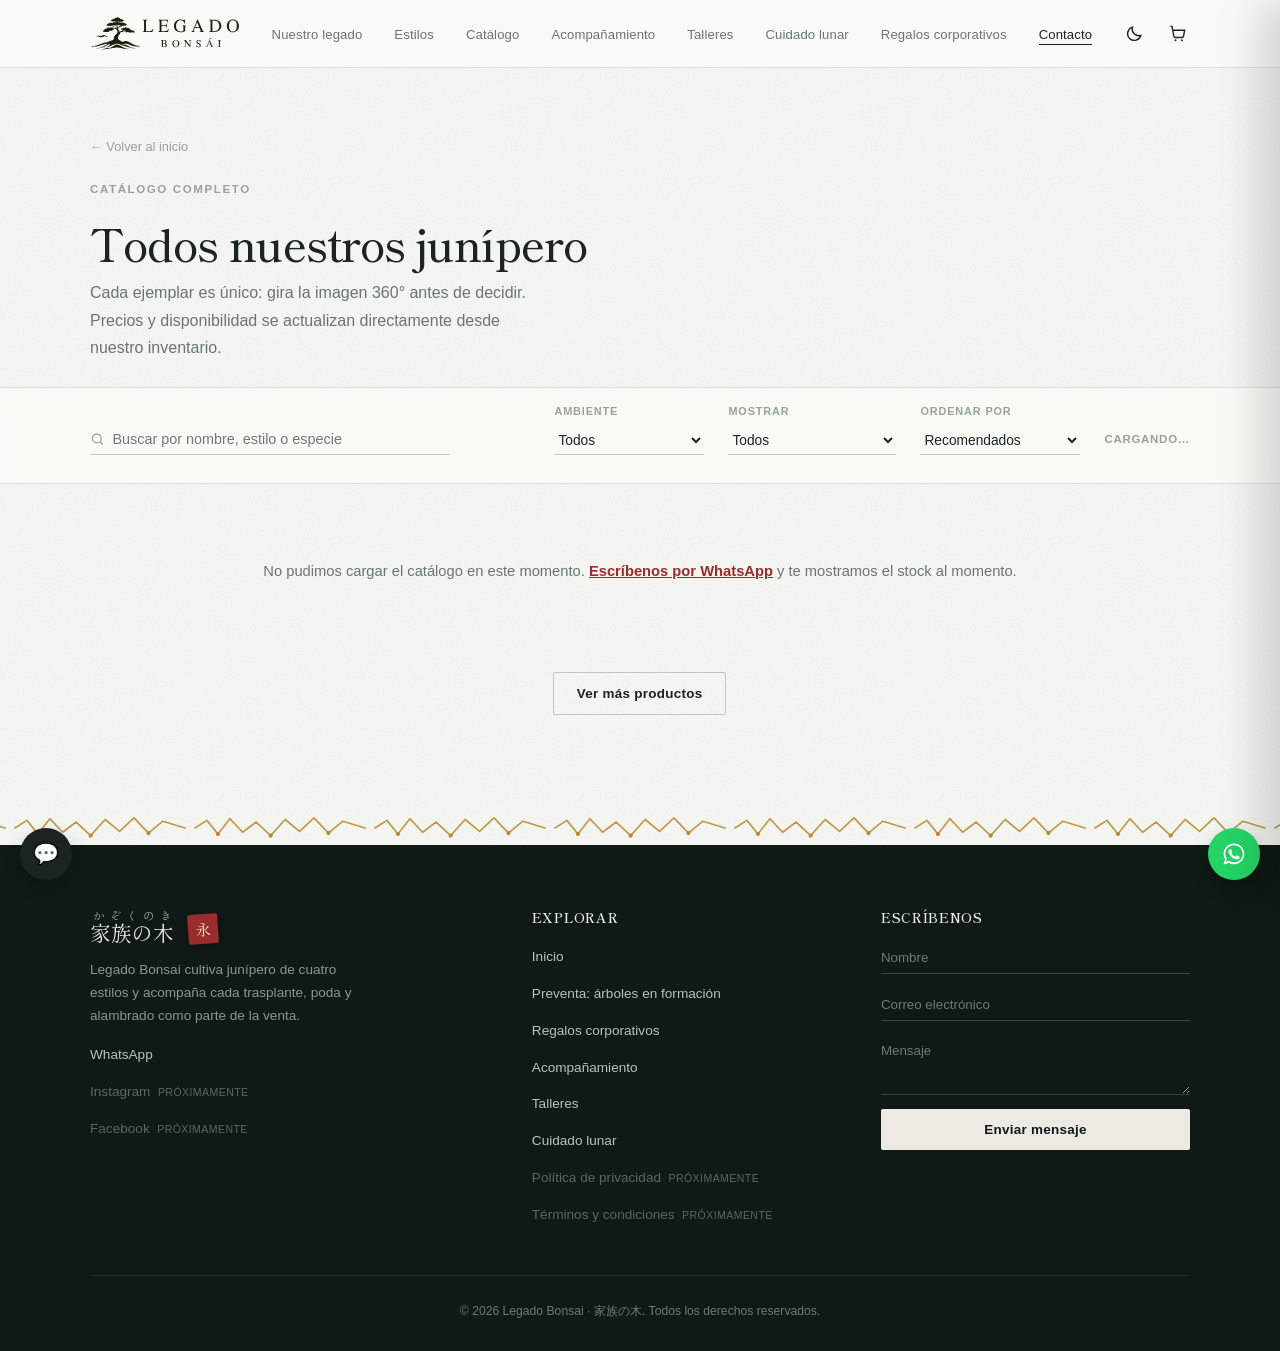
<file: catalogo.html>
<!DOCTYPE html>
<html lang="es">
<head>
<meta charset="UTF-8">
<meta name="viewport" content="width=device-width, initial-scale=1.0">
<title>Catálogo — Legado Bonsai · 家族の木</title>
<meta property="og:type" content="website">
<meta property="og:title" content="Catálogo — Legado Bonsai · 家族の木">
<meta property="og:image" content="https://tony2rad.github.io/legado-bonsai/assets/img/logo/png/og-legado-bonsai.png">
<link rel="icon" href="assets/img/logo/favicon.svg" type="image/svg+xml">
<link rel="apple-touch-icon" href="assets/img/logo/png/icono-180.png">
<meta name="description" content="Catálogo completo de junípero bonsái de Legado Bonsai: filtra por estilo, ambiente y precio, gira cada árbol en 360° y reserva por WhatsApp.">
<link rel="preconnect" href="https://fonts.googleapis.com">
<link href="https://fonts.googleapis.com/css2?family=Shippori+Mincho:wght@400;500;600;700&family=Zen+Kaku+Gothic+New:wght@300;400;500;700&display=swap" rel="stylesheet">
<link rel="stylesheet" href="styles.css">
<script>
  (function(){
    var t = localStorage.getItem('legadoBonsaiTheme');
    if (t === 'dark' || t === 'light') document.documentElement.setAttribute('data-theme', t);
  })();
</script>
</head>
<body>

<a class="skip-link" href="#catalogo-contenido">Saltar al catálogo</a>

<header class="site-header">
  <nav class="nav wrap">
    <a class="brand" href="index.html">
      <img src="assets/img/logo/legado-logo-horizontal-tinta.svg" alt="Legado Bonsái" width="152" height="35">
      <span class="jp"><ruby>家族の木<rt>かぞくのき</rt></ruby></span>
    </a>
    <ul class="nav-links">
      <li><a href="index.html#marca">Nuestro legado</a></li>
      <li><a href="index.html#estilos">Estilos</a></li>
      <li><a href="catalogo.html" aria-current="page">Catálogo</a></li>
      <li><a href="index.html#servicios">Acompañamiento</a></li>
      <li><a href="index.html#talleres">Talleres</a></li>
      <li><a href="index.html#calendario">Cuidado lunar</a></li>
      <li><a href="regalos.html">Regalos corporativos</a></li>
      <li><a href="index.html#contacto">Contacto</a></li>
    </ul>
    <div class="nav-actions">
      <button class="icon-btn" id="theme-toggle-btn" aria-label="Cambiar a modo oscuro">
        <svg id="theme-icon-dark" viewBox="0 0 24 24" fill="none" stroke="currentColor" stroke-width="1.8"><path d="M20 14.5A8.5 8.5 0 0 1 9.5 4 8.5 8.5 0 1 0 20 14.5Z"/></svg>
        <svg id="theme-icon-light" viewBox="0 0 24 24" fill="none" stroke="currentColor" stroke-width="1.8" style="display:none"><circle cx="12" cy="12" r="4.2"/><path d="M12 2.5v2.4M12 19.1v2.4M4.4 4.4l1.7 1.7M17.9 17.9l1.7 1.7M2.5 12h2.4M19.1 12h2.4M4.4 19.6l1.7-1.7M17.9 6.1l1.7-1.7"/></svg>
      </button>
      <button class="icon-btn" id="cart-open-btn" aria-label="Abrir carrito">
        <svg viewBox="0 0 24 24" fill="none" stroke="currentColor" stroke-width="1.8"><path d="M3 3h2l2.4 12.4a2 2 0 0 0 2 1.6h8.2a2 2 0 0 0 2-1.6L21 8H6"/><circle cx="9.5" cy="20.5" r="1.3" fill="currentColor" stroke="none"/><circle cx="17.5" cy="20.5" r="1.3" fill="currentColor" stroke="none"/></svg>
        <span class="cart-count visually-hidden" id="cart-count">0</span>
      </button>
      <button class="icon-btn nav-toggle" id="nav-toggle-btn" aria-label="Abrir menú" aria-expanded="false">
        <svg viewBox="0 0 24 24" fill="none" stroke="currentColor" stroke-width="1.8"><path d="M3 6h18M3 12h18M3 18h18"/></svg>
      </button>
    </div>
  </nav>
</header>

<main>

  <section class="catalog-page-head">
    <div class="wrap">
      <a class="back" href="index.html">← Volver al inicio</a>
      <div class="eyebrow">Catálogo completo</div>
      <h1>Todos nuestros junípero</h1>
      <p>Cada ejemplar es único: gira la imagen 360° antes de decidir. Precios y disponibilidad se actualizan directamente desde nuestro inventario.</p>
    </div>
  </section>

  <div class="catalog-toolbar">
    <div class="wrap">
      <div class="toolbar-row">
        <div class="search-box">
          <svg viewBox="0 0 24 24" fill="none" stroke="currentColor" stroke-width="2" stroke-linecap="round"><circle cx="11" cy="11" r="7"/><path d="M20 20l-3.5-3.5"/></svg>
          <input type="search" id="catalog-search" placeholder="Buscar por nombre, estilo o especie" autocomplete="off">
        </div>
        <div class="toolbar-controls">
          <div class="filter-group">
            <label for="filter-ambiente">Ambiente</label>
            <select id="filter-ambiente">
              <option value="all">Todos</option>
              <option value="exterior">Exterior</option>
              <option value="interior">Interior</option>
            </select>
          </div>
          <div class="filter-group">
            <label for="filter-disponibilidad">Mostrar</label>
            <select id="filter-disponibilidad">
              <option value="all">Todos</option>
              <option value="disponible">Disponibles ahora</option>
              <option value="preventa">En formación (preventa)</option>
            </select>
          </div>
          <div class="filter-group">
            <label for="sort-by">Ordenar por</label>
            <select id="sort-by">
              <option value="default">Recomendados</option>
              <option value="price-asc">Precio: menor a mayor</option>
              <option value="price-desc">Precio: mayor a menor</option>
              <option value="name-asc">Nombre: A-Z</option>
              <option value="name-desc">Nombre: Z-A</option>
            </select>
          </div>
          <div class="catalog-count" id="catalog-count">Cargando…</div>
        </div>
      </div>
      <div class="chips" id="style-chips"></div>
    </div>
  </div>

  <section class="catalog-body" id="catalogo-contenido">
    <div class="wrap">
      <div id="catalog-status" class="catalog-status">Cargando el catálogo…</div>
      <div class="product-grid dense" id="product-grid"></div>
      <div class="catalog-more" id="catalog-more-wrap" hidden>
        <button class="btn btn-outline" id="catalog-more-btn">Ver más productos</button>
      </div>
    </div>
  </section>

</main>

<div class="kintsugi" aria-hidden="true"></div>

<footer class="site-footer" id="contacto">
  <div class="wrap">
    <div class="footer-grid">
      <div>
        <div class="footer-mark">
          <div class="jp"><ruby>家族の木<rt>かぞくのき</rt></ruby></div>
          <span class="hanko" aria-hidden="true">永</span>
        </div>
        <p>Legado Bonsai cultiva junípero de cuatro estilos y acompaña cada trasplante, poda y alambrado como parte de la venta.</p>
        <ul class="footer-links">
          <li><a href="https://wa.me/593988731431" target="_blank" rel="noopener">WhatsApp</a></li>
          <li><a class="is-soon" aria-disabled="true" tabindex="-1">Instagram <small>próximamente</small></a></li>
          <li><a class="is-soon" aria-disabled="true" tabindex="-1">Facebook <small>próximamente</small></a></li>
        </ul>
      </div>
      <div>
        <h4>Explorar</h4>
        <ul class="footer-links">
          <li><a href="index.html">Inicio</a></li>
          <li><a href="catalogo.html?ver=preventa">Preventa: árboles en formación</a></li>
          <li><a href="regalos.html">Regalos corporativos</a></li>
          <li><a href="index.html#servicios">Acompañamiento</a></li>
          <li><a href="index.html#talleres">Talleres</a></li>
          <li><a href="index.html#calendario">Cuidado lunar</a></li>
          <li><a class="is-soon" aria-disabled="true" tabindex="-1">Política de privacidad <small>próximamente</small></a></li>
          <li><a class="is-soon" aria-disabled="true" tabindex="-1">Términos y condiciones <small>próximamente</small></a></li>
        </ul>
      </div>
      <div>
        <h4>Escríbenos</h4>
        <form class="contact-form" id="contact-form">
          <input type="text" name="nombre" placeholder="Nombre" required>
          <input type="email" name="correo" placeholder="Correo electrónico" required>
          <textarea name="mensaje" placeholder="Mensaje" required></textarea>
          <button type="submit" class="btn btn-primary btn-block">Enviar mensaje</button>
        </form>
      </div>
    </div>
    <div class="footer-bottom">&copy; <span id="year"></span> Legado Bonsai · 家族の木. Todos los derechos reservados.</div>
  </div>
</footer>

<!-- MODAL DE PRODUCTO -->
<div class="modal-overlay" id="product-modal">
  <div class="modal">
    <button class="modal-close" id="modal-close-btn" aria-label="Cerrar">&times;</button>
    <div class="modal-grid">
      <div class="viewer" id="modal-viewer">
        <div class="viewer-placeholder" id="modal-viewer-placeholder" hidden>
          <div class="kanji">近日</div>
          <span>Foto 360° próximamente</span>
        </div>
        <img id="modal-viewer-img" alt="">
        <span class="hint">Arrastra para girar 360°</span>
        <button class="viewer-nav prev" id="viewer-prev" aria-label="Anterior">&#8249;</button>
        <button class="viewer-nav next" id="viewer-next" aria-label="Siguiente">&#8250;</button>
        <div class="viewer-progress"><i id="viewer-progress-bar"></i></div>
      </div>
      <div class="modal-info">
        <div class="style-tag" id="modal-style"></div>
        <h2 id="modal-title"></h2>
        <div class="species" id="modal-species"></div>
        <p class="story" id="modal-story"></p>
        <div class="spec-grid" id="modal-specs"></div>

        <div class="preventa-box" id="modal-preventa" hidden></div>

        <div class="care-accordion">
          <details open>
            <summary>Ficha de cuidado</summary>
            <div id="modal-care"></div>
          </details>
        </div>

        <a class="pasaporte-link" id="modal-pasaporte" href="#" target="_blank" rel="noopener" hidden>
          <span class="jp">旅券</span> Ver el pasaporte de este árbol: historial de cuidados y certificado →
        </a>

        <div>
          <label style="font-size:.72rem; letter-spacing:.08em; text-transform:uppercase; color:var(--ink-soft); font-weight:700; display:block; margin-bottom:.5rem;">Acompañamiento (opcional)</label>
          <div class="tier-picker" id="modal-tier-picker"></div>
        </div>

        <div class="qty-row">
          <div class="qty-stepper">
            <button type="button" id="qty-minus" aria-label="Restar">&minus;</button>
            <span id="qty-value">1</span>
            <button type="button" id="qty-plus" aria-label="Sumar">&plus;</button>
          </div>
          <div class="modal-price" id="modal-price"></div>
        </div>

        <button class="btn btn-primary btn-block" id="modal-add-cart">Agregar al carrito</button>
      </div>
    </div>
  </div>
</div>

<!-- CARRITO -->
<div class="cart-overlay" id="cart-overlay"></div>
<aside class="cart-drawer" id="cart-drawer" aria-label="Carrito de compras">
  <div class="cart-head">
    <h3>Tu carrito</h3>
    <button class="modal-close" id="cart-close-btn" style="position:static; background:none; color:var(--ink-soft);" aria-label="Cerrar carrito">&times;</button>
  </div>
  <div class="cart-items" id="cart-items"></div>
  <div class="cart-extras" id="cart-extras" hidden></div>
  <div class="cart-foot">
    <div class="cart-code" id="cart-code">
      <div class="cart-code-row">
        <input type="text" placeholder="Código de referido o descuento" autocomplete="off" maxlength="16">
        <button type="button" class="mini-btn" data-code-apply>Aplicar</button>
        <button type="button" class="mini-btn" data-code-remove hidden>Quitar</button>
      </div>
      <div class="code-msg"></div>
    </div>
    <div class="cart-totals-detail" id="cart-totals-detail" hidden></div>
    <div class="cart-total"><span>Total</span><span id="cart-total">$0</span></div>
    <button class="btn btn-primary btn-block" id="cart-checkout-btn">Finalizar por WhatsApp</button>
    <p style="font-size:.74rem; color:var(--ink-soft); text-align:center; margin:0;">Confirmamos disponibilidad, pago y envío directamente por WhatsApp.</p>
  </div>
</aside>

<!-- CHAT FAQ -->
<div id="chat-widget">
  <button id="chat-button" aria-label="Abrir chat de ayuda">&#128172;</button>
  <div id="chat-box">
    <div id="chat-header">
      <h3>Chat de ayuda</h3>
      <button id="close-chat" aria-label="Cerrar chat">&times;</button>
    </div>
    <div id="chat-body">
      <div class="message bot">¡Hola! Soy el asistente de Legado Bonsai. Elige una pregunta:</div>
      <div id="faq-options"></div>
    </div>
    <div id="chat-footer">
      <p>Para comprar, escríbenos directo al <a href="https://wa.me/593988731431" target="_blank" rel="noopener">WhatsApp</a>.</p>
    </div>
  </div>
</div>

<a href="https://wa.me/593988731431" class="wa-float" target="_blank" rel="noopener" aria-label="Escríbenos por WhatsApp">
  <svg viewBox="0 0 32 32"><path d="M16 3C9 3 3.2 8.7 3.2 15.7c0 2.5.7 4.8 1.9 6.8L3 29l6.7-2c1.9 1 4.1 1.6 6.3 1.6 7 0 12.8-5.7 12.8-12.7C28.8 8.7 23 3 16 3zm0 23.1c-2 0-3.9-.5-5.5-1.5l-.4-.2-4 1.1 1.1-3.9-.3-.4a10.4 10.4 0 0 1-1.6-5.5C5.3 9.9 10 5.2 16 5.2S26.7 9.9 26.7 15.9 22 26.1 16 26.1zm5.9-7.6c-.3-.2-1.9-.9-2.2-1-.3-.1-.5-.2-.7.2-.2.3-.8 1-1 1.2-.2.2-.4.2-.7.1-.3-.2-1.4-.5-2.6-1.6-1-.9-1.6-2-1.8-2.3-.2-.3 0-.5.1-.6.1-.1.3-.4.4-.5.2-.2.2-.3.3-.5.1-.2 0-.4 0-.6 0-.2-.7-1.7-1-2.3-.2-.6-.5-.5-.7-.5h-.6c-.2 0-.6.1-.9.4-.3.3-1.2 1.1-1.2 2.8s1.2 3.3 1.4 3.5c.2.2 2.4 3.7 5.8 5.1.8.3 1.4.5 1.9.7.8.2 1.5.2 2.1.1.6-.1 1.9-.8 2.2-1.5.3-.7.3-1.3.2-1.5-.1-.1-.3-.2-.6-.4z"/></svg>
</a>

<script src="config.js"></script>
<script src="script.js"></script>
</body>
</html>
</file>
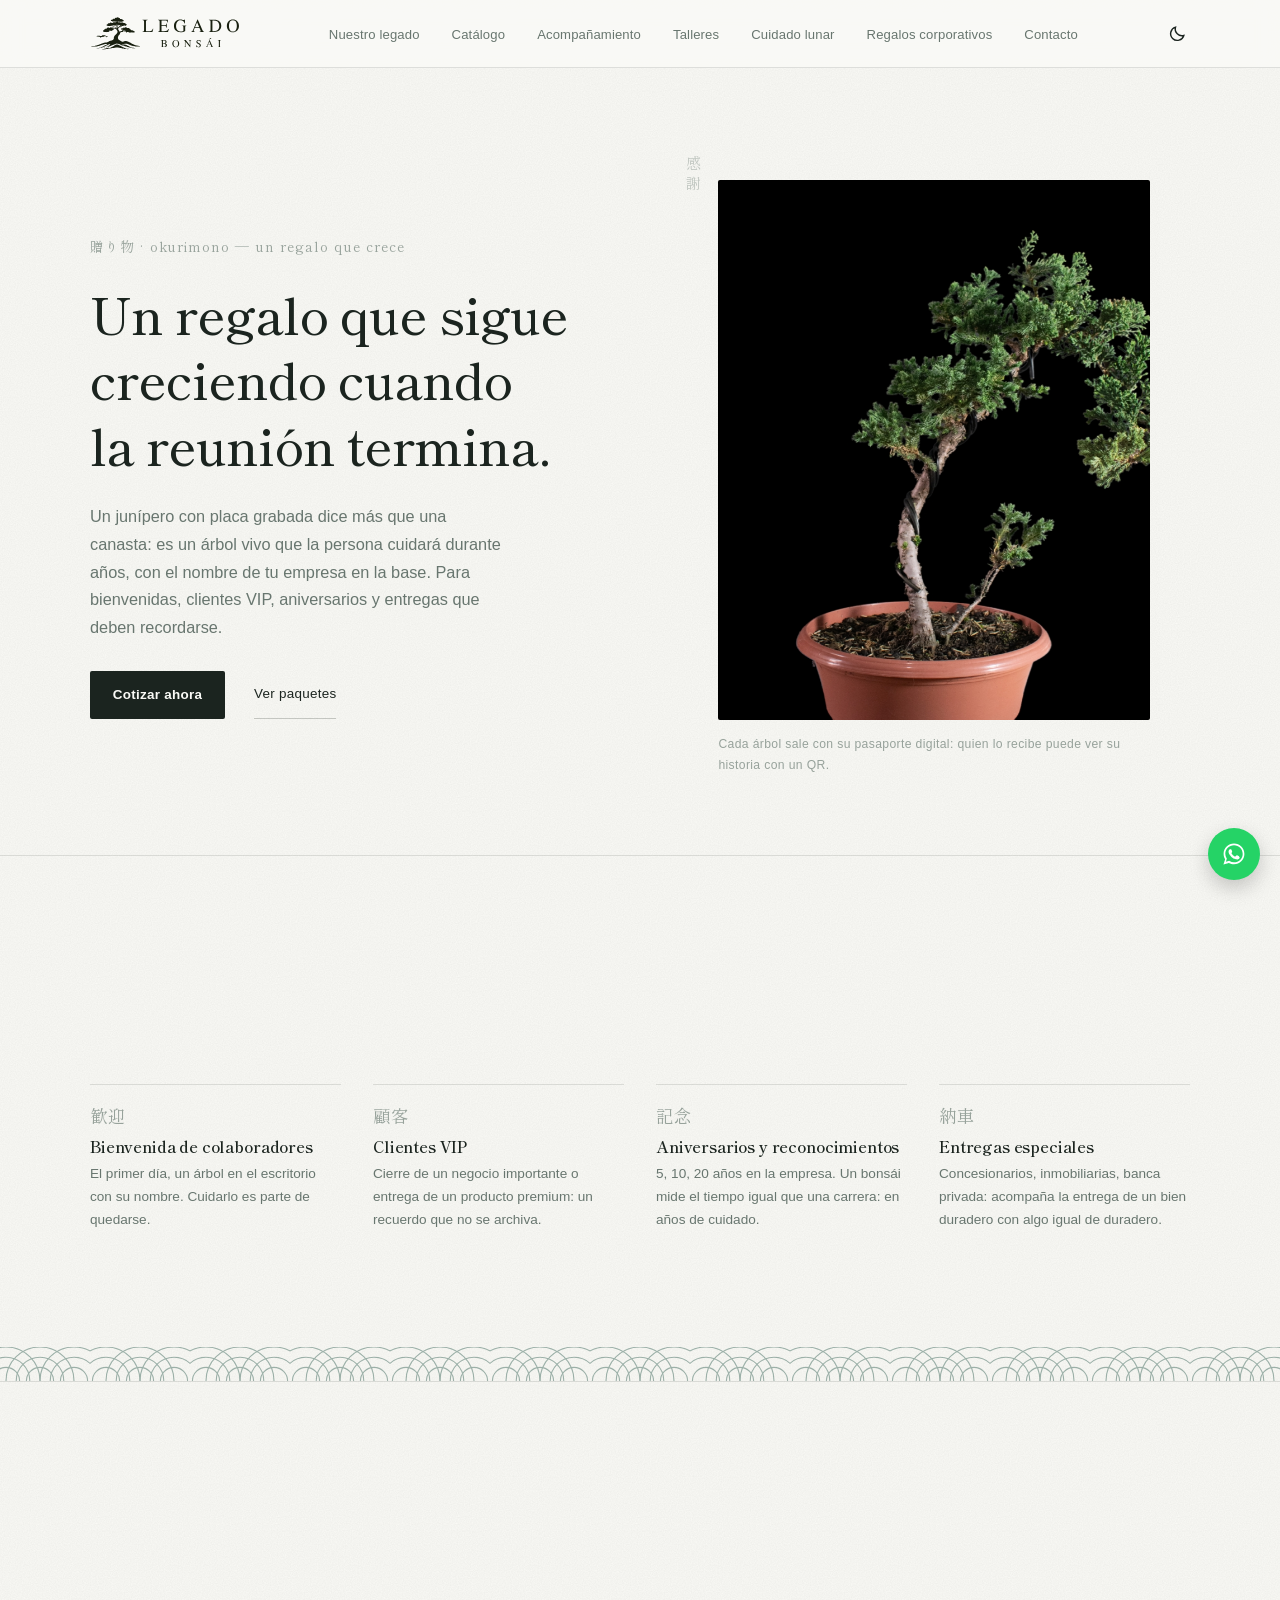
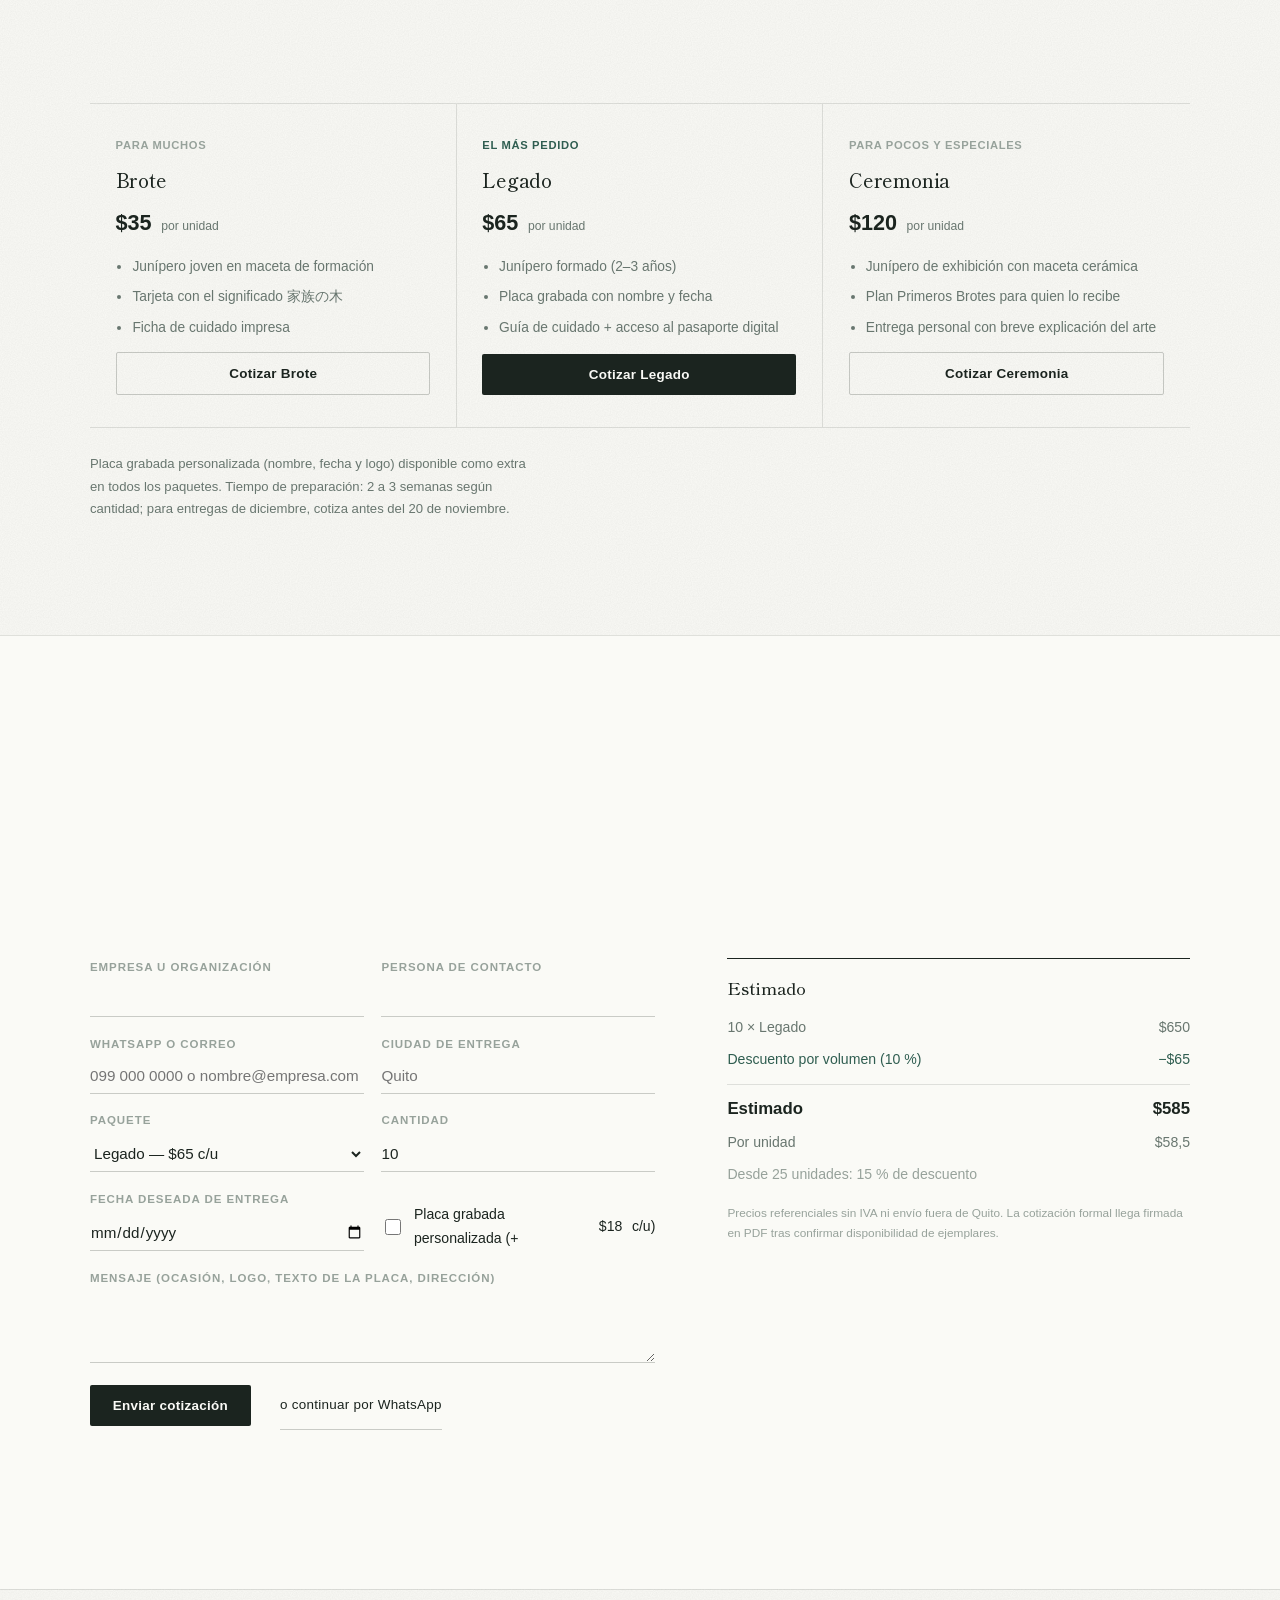
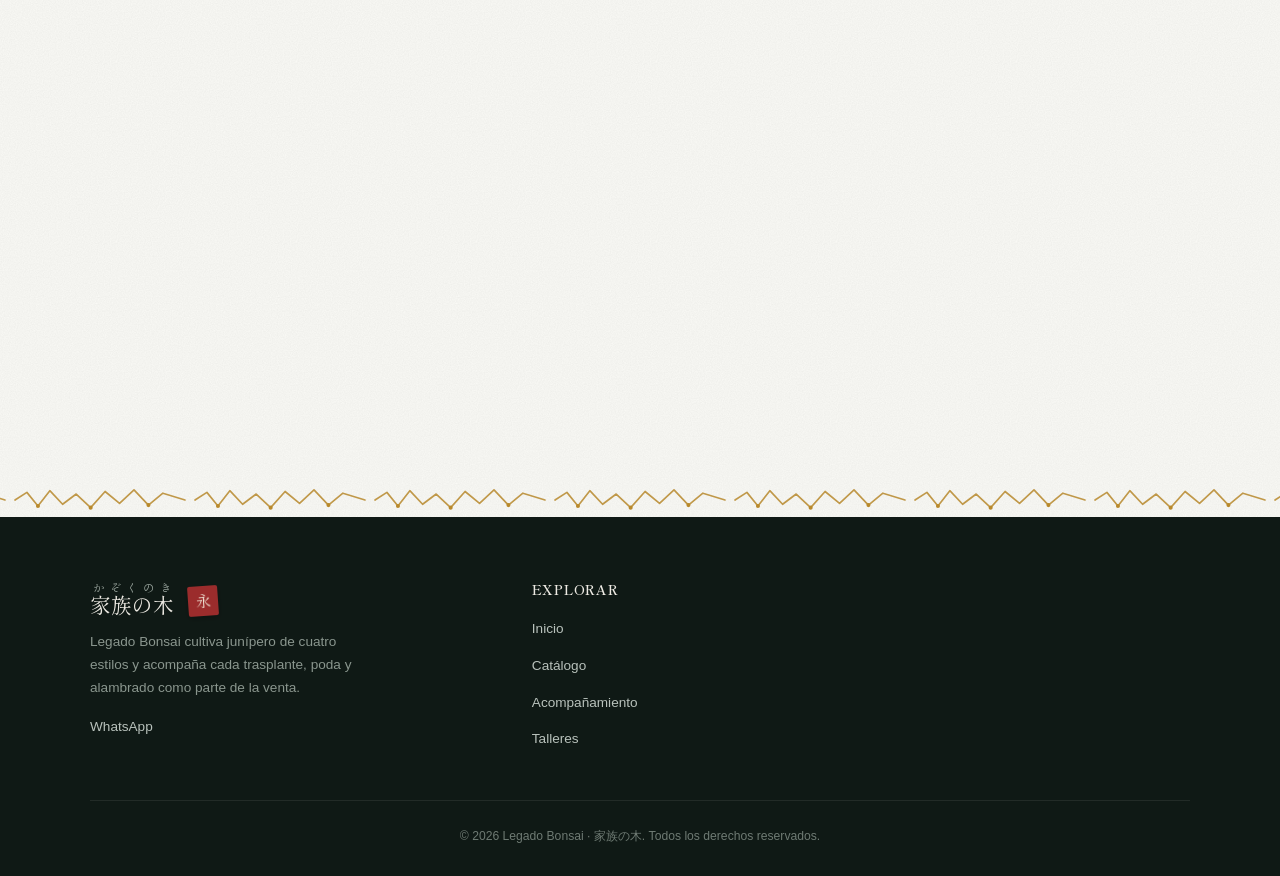
<file: regalos.html>
<!DOCTYPE html>
<html lang="es">
<head>
<meta charset="UTF-8">
<meta name="viewport" content="width=device-width, initial-scale=1.0">
<title>Regalos corporativos — Legado Bonsai · 家族の木</title>
<meta name="description" content="Regalos corporativos de Legado Bonsai: junípero bonsái con placa grabada para bienvenida de colaboradores, clientes VIP, aniversarios y entregas especiales. Cotiza desde 10 unidades.">
<link rel="preconnect" href="https://fonts.googleapis.com">
<link href="https://fonts.googleapis.com/css2?family=Shippori+Mincho:wght@400;500;600;700&family=Zen+Kaku+Gothic+New:wght@300;400;500;700&display=swap" rel="stylesheet">
<link rel="stylesheet" href="styles.css">
<link rel="icon" href="assets/img/logo/favicon.svg" type="image/svg+xml">
<link rel="apple-touch-icon" href="assets/img/logo/png/icono-180.png">
<script>
  (function(){
    var t = localStorage.getItem('legadoBonsaiTheme');
    if (t === 'dark' || t === 'light') document.documentElement.setAttribute('data-theme', t);
  })();
</script>
</head>
<body>

<header class="site-header">
  <nav class="nav wrap">
    <a class="brand" href="index.html">
      <img src="assets/img/logo/legado-logo-horizontal-tinta.svg" alt="Legado Bonsái" width="152" height="35">
      <span class="jp"><ruby>家族の木<rt>かぞくのき</rt></ruby></span>
    </a>
    <ul class="nav-links">
      <li><a href="index.html#marca">Nuestro legado</a></li>
      <li><a href="catalogo.html">Catálogo</a></li>
      <li><a href="index.html#servicios">Acompañamiento</a></li>
      <li><a href="index.html#talleres">Talleres</a></li>
      <li><a href="index.html#calendario">Cuidado lunar</a></li>
      <li><a href="regalos.html" aria-current="page">Regalos corporativos</a></li>
      <li><a href="index.html#contacto">Contacto</a></li>
    </ul>
    <div class="nav-actions">
      <button class="icon-btn" id="theme-toggle-btn" aria-label="Cambiar a modo oscuro">
        <svg id="theme-icon-dark" viewBox="0 0 24 24" fill="none" stroke="currentColor" stroke-width="1.8"><path d="M20 14.5A8.5 8.5 0 0 1 9.5 4 8.5 8.5 0 1 0 20 14.5Z"/></svg>
        <svg id="theme-icon-light" viewBox="0 0 24 24" fill="none" stroke="currentColor" stroke-width="1.8" style="display:none"><circle cx="12" cy="12" r="4.2"/><path d="M12 2.5v2.4M12 19.1v2.4M4.4 4.4l1.7 1.7M17.9 17.9l1.7 1.7M2.5 12h2.4M19.1 12h2.4M4.4 19.6l1.7-1.7M17.9 6.1l1.7-1.7"/></svg>
      </button>
      <button class="icon-btn nav-toggle" id="nav-toggle-btn" aria-label="Abrir menú" aria-expanded="false">
        <svg viewBox="0 0 24 24" fill="none" stroke="currentColor" stroke-width="1.8"><path d="M3 6h18M3 12h18M3 18h18"/></svg>
      </button>
    </div>
  </nav>
</header>

<main>

  <section class="corp-hero">
    <div class="wrap hero-grid">
      <div>
        <div class="hero-kanji">贈り物 · okurimono — un regalo que crece</div>
        <h1>Un regalo que sigue creciendo cuando la reunión termina.</h1>
        <p class="lede">Un junípero con placa grabada dice más que una canasta: es un árbol vivo que la persona cuidará durante años, con el nombre de tu empresa en la base. Para bienvenidas, clientes VIP, aniversarios y entregas que deben recordarse.</p>
        <div class="hero-ctas">
          <a href="#cotizar" class="btn btn-primary">Cotizar ahora</a>
          <a href="#paquetes" class="btn btn-ghost">Ver paquetes</a>
        </div>
      </div>
      <figure class="hero-figure">
        <div class="vertical-jp" aria-hidden="true">感謝</div>
        <div class="frame"><img src="imagenes/360/Bonsai3/bonsai3_01.jpg" alt="Junípero Legado Bonsai preparado como regalo corporativo"></div>
        <figcaption>Cada árbol sale con su pasaporte digital: quien lo recibe puede ver su historia con un QR.</figcaption>
      </figure>
    </div>
  </section>

  <section class="section" id="usos">
    <div class="wrap">
      <div class="section-head">
        <div class="eyebrow">Para qué momentos</div>
        <h2>Cuando un obsequio tiene que durar</h2>
      </div>
      <div class="corp-uses">
        <div class="corp-use"><div class="jp">歓迎</div><h4>Bienvenida de colaboradores</h4><p>El primer día, un árbol en el escritorio con su nombre. Cuidarlo es parte de quedarse.</p></div>
        <div class="corp-use"><div class="jp">顧客</div><h4>Clientes VIP</h4><p>Cierre de un negocio importante o entrega de un producto premium: un recuerdo que no se archiva.</p></div>
        <div class="corp-use"><div class="jp">記念</div><h4>Aniversarios y reconocimientos</h4><p>5, 10, 20 años en la empresa. Un bonsái mide el tiempo igual que una carrera: en años de cuidado.</p></div>
        <div class="corp-use"><div class="jp">納車</div><h4>Entregas especiales</h4><p>Concesionarios, inmobiliarias, banca privada: acompaña la entrega de un bien duradero con algo igual de duradero.</p></div>
      </div>
    </div>
  </section>

  <div class="seigaiha" aria-hidden="true"></div>

  <section class="section" id="paquetes">
    <div class="wrap">
      <div class="section-head">
        <div class="eyebrow">Paquetes</div>
        <h2>Tres niveles, un mismo cuidado</h2>
        <p>Todos incluyen ficha de cuidado, pasaporte digital y entrega coordinada en Quito; envíos al resto del país con costo adicional. Descuentos automáticos desde 10 unidades.</p>
      </div>
      <div class="pack-grid" id="pack-grid"></div>
      <p class="tiers-note">Placa grabada personalizada (nombre, fecha y logo) disponible como extra en todos los paquetes. Tiempo de preparación: 2 a 3 semanas según cantidad; para entregas de diciembre, cotiza antes del 20 de noviembre.</p>
    </div>
  </section>

  <section class="section alt" id="cotizar">
    <div class="wrap">
      <div class="section-head">
        <div class="eyebrow">Cotizador</div>
        <h2>Arma tu cotización en un minuto</h2>
        <p>El estimado se calcula al instante. Al enviar, recibimos el detalle y te confirmamos disponibilidad y fecha por WhatsApp o correo el mismo día.</p>
      </div>
      <div class="corp-quote">
        <form class="quote-form" id="quote-form" autocomplete="on">
          <div class="grid2">
            <label>Empresa u organización<input name="empresa" required maxlength="80"></label>
            <label>Persona de contacto<input name="contacto" required maxlength="80"></label>
          </div>
          <div class="grid2">
            <label>WhatsApp o correo<input name="medio" required maxlength="80" placeholder="099 000 0000 o nombre@empresa.com"></label>
            <label>Ciudad de entrega<input name="ciudad" maxlength="40" placeholder="Quito"></label>
          </div>
          <div class="grid2">
            <label>Paquete<select name="paquete" id="q-paquete"></select></label>
            <label>Cantidad<input name="cantidad" id="q-cantidad" type="number" min="1" max="500" value="10" required></label>
          </div>
          <div class="grid2">
            <label>Fecha deseada de entrega<input name="fechaDeseada" type="date"></label>
            <label class="check" style="align-self:end;"><input type="checkbox" name="placa" id="q-placa"> Placa grabada personalizada (+<span id="q-placa-precio"></span> c/u)</label>
          </div>
          <label>Mensaje (ocasión, logo, texto de la placa, dirección)<textarea name="mensaje" maxlength="500"></textarea></label>
          <div class="hero-ctas">
            <button type="submit" class="btn btn-primary" id="q-enviar">Enviar cotización</button>
            <a class="btn btn-ghost" id="q-wa" href="#" target="_blank" rel="noopener">o continuar por WhatsApp</a>
          </div>
          <div class="quote-msg" id="q-msg"></div>
        </form>
        <aside class="quote-summary" id="quote-summary">
          <h3>Estimado</h3>
          <div class="rows" id="q-rows"></div>
          <p class="fine">Precios referenciales sin IVA ni envío fuera de Quito. La cotización formal llega firmada en PDF tras confirmar disponibilidad de ejemplares.</p>
        </aside>
      </div>
    </div>
  </section>

  <section class="section" id="proceso">
    <div class="wrap">
      <div class="section-head">
        <div class="eyebrow">Proceso</div>
        <h2>¿Cómo funciona?</h2>
      </div>
      <div class="corp-steps steps">
        <div class="step"><span class="step-number">1</span><h3>Cotizas</h3><p>Nos cuentas la ocasión, la cantidad y la fecha. Respondemos el mismo día.</p></div>
        <div class="step"><span class="step-number">2</span><h3>Reservamos los árboles</h3><p>Con el 50 % de anticipo seleccionamos ejemplares del mismo estilo y tamaño y grabamos las placas.</p></div>
        <div class="step"><span class="step-number">3</span><h3>Entregamos</h3><p>En tu oficina o en el evento, con una breve explicación del arte del bonsái si lo deseas.</p></div>
        <div class="step"><span class="step-number">4</span><h3>Acompañamos</h3><p>Cada persona recibe el pasaporte de su árbol y recordatorios lunares por WhatsApp si activa el plan.</p></div>
      </div>
    </div>
  </section>

</main>

<div class="kintsugi" aria-hidden="true"></div>

<footer class="site-footer" id="contacto">
  <div class="wrap">
    <div class="footer-grid">
      <div>
        <div class="footer-mark">
          <div class="jp"><ruby>家族の木<rt>かぞくのき</rt></ruby></div>
          <span class="hanko" aria-hidden="true">永</span>
        </div>
        <p>Legado Bonsai cultiva junípero de cuatro estilos y acompaña cada trasplante, poda y alambrado como parte de la venta.</p>
        <ul class="footer-links">
          <li><a href="https://wa.me/593988731431" target="_blank" rel="noopener">WhatsApp</a></li>
        </ul>
      </div>
      <div>
        <h4>Explorar</h4>
        <ul class="footer-links">
          <li><a href="index.html">Inicio</a></li>
          <li><a href="catalogo.html">Catálogo</a></li>
          <li><a href="index.html#servicios">Acompañamiento</a></li>
          <li><a href="index.html#talleres">Talleres</a></li>
        </ul>
      </div>
      <div></div>
    </div>
    <div class="footer-bottom">&copy; <span id="year"></span> Legado Bonsai · 家族の木. Todos los derechos reservados.</div>
  </div>
</footer>

<a href="https://wa.me/593988731431" class="wa-float" target="_blank" rel="noopener" aria-label="Escríbenos por WhatsApp">
  <svg viewBox="0 0 32 32"><path d="M16 3C9 3 3.2 8.7 3.2 15.7c0 2.5.7 4.8 1.9 6.8L3 29l6.7-2c1.9 1 4.1 1.6 6.3 1.6 7 0 12.8-5.7 12.8-12.7C28.8 8.7 23 3 16 3zm0 23.1c-2 0-3.9-.5-5.5-1.5l-.4-.2-4 1.1 1.1-3.9-.3-.4a10.4 10.4 0 0 1-1.6-5.5C5.3 9.9 10 5.2 16 5.2S26.7 9.9 26.7 15.9 22 26.1 16 26.1zm5.9-7.6c-.3-.2-1.9-.9-2.2-1-.3-.1-.5-.2-.7.2-.2.3-.8 1-1 1.2-.2.2-.4.2-.7.1-.3-.2-1.4-.5-2.6-1.6-1-.9-1.6-2-1.8-2.3-.2-.3 0-.5.1-.6.1-.1.3-.4.4-.5.2-.2.2-.3.3-.5.1-.2 0-.4 0-.6 0-.2-.7-1.7-1-2.3-.2-.6-.5-.5-.7-.5h-.6c-.2 0-.6.1-.9.4-.3.3-1.2 1.1-1.2 2.8s1.2 3.3 1.4 3.5c.2.2 2.4 3.7 5.8 5.1.8.3 1.4.5 1.9.7.8.2 1.5.2 2.1.1.6-.1 1.9-.8 2.2-1.5.3-.7.3-1.3.2-1.5-.1-.1-.3-.2-.6-.4z"/></svg>
</a>

<script src="config.js"></script>
<script src="regalos.js"></script>
</body>
</html>
</file>
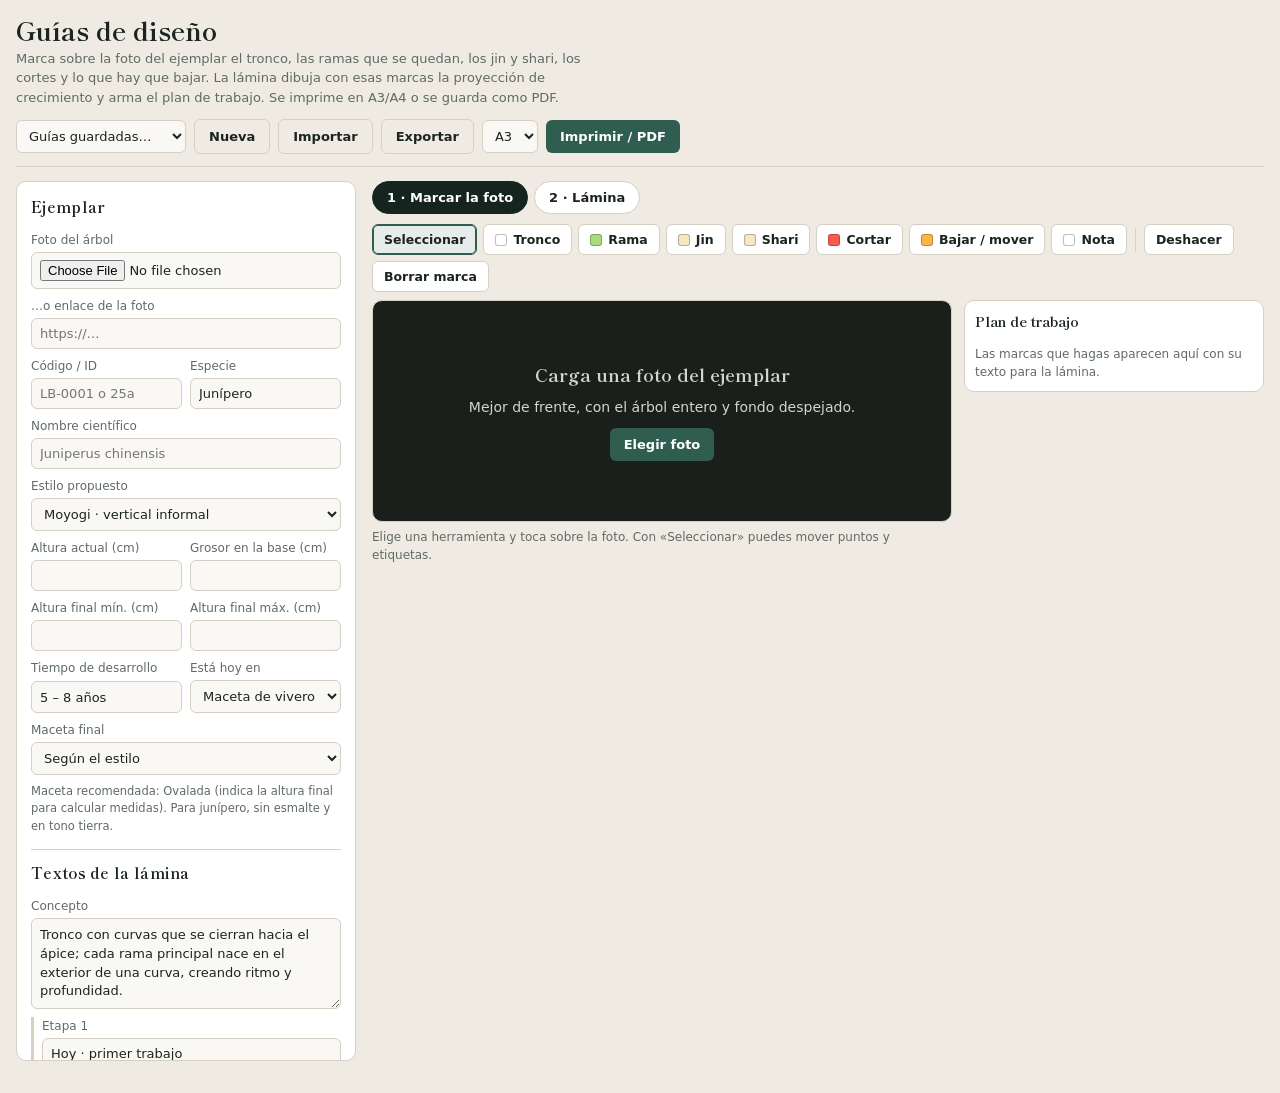
<file: admin/diseno.html>
<!DOCTYPE html>
<html lang="es">
<head>
<meta charset="UTF-8">
<meta name="viewport" content="width=device-width, initial-scale=1.0">
<meta name="robots" content="noindex, nofollow">
<meta name="theme-color" content="#16241F">
<title>Guías de diseño — Legado Bonsai</title>
<link rel="preconnect" href="https://fonts.googleapis.com">
<link rel="stylesheet" href="https://fonts.googleapis.com/css2?family=Shippori+Mincho:wght@500;600;700&family=Zen+Kaku+Gothic+New:wght@400;500;700&display=swap">
<style id="paper-style">@page{size:A3 portrait;margin:0}</style>
<style>
  :root{
    --bg:#EFEBE3; --panel:#FFFFFF; --ink:#1B241F; --muted:#5F6B64; --line:#D6CFC3;
    --jade:#2F5D50; --jade-deep:#16241F; --kohaku:#9B2C2C; --accent:#2F5D50; --accent-ink:#FFFFFF; --field:#FAF8F4;
    --sans:"Zen Kaku Gothic New",system-ui,sans-serif; --serif:"Shippori Mincho",Georgia,serif;
  }
  @media (prefers-color-scheme: dark){
    :root:not([data-theme="light"]){ --bg:#121815; --panel:#1B2420; --ink:#EDEAE3; --muted:#9AA79F; --line:#2E3934; --accent:#7FB09F; --accent-ink:#0F1915; --field:#151D19; }
  }
  :root[data-theme="dark"]{ --bg:#121815; --panel:#1B2420; --ink:#EDEAE3; --muted:#9AA79F; --line:#2E3934; --accent:#7FB09F; --accent-ink:#0F1915; --field:#151D19; }
  *{box-sizing:border-box}
  [hidden]{display:none!important}
  body{margin:0;background:var(--bg);color:var(--ink);font:14px/1.5 var(--sans);padding:0 16px 32px}
  .topbar{display:flex;align-items:flex-end;justify-content:space-between;gap:12px 20px;flex-wrap:wrap;padding:16px 0 12px;border-bottom:1px solid var(--line);margin-bottom:14px}
  .topbar h1{font:700 26px/1.1 var(--serif);margin:0}
  .topbar .sub{color:var(--muted);font-size:13px;margin:4px 0 0;max-width:72ch}
  .actions{display:flex;gap:8px;flex-wrap:wrap;align-items:center}
  .btn{font:700 13px var(--sans);border:0;border-radius:6px;padding:9px 14px;cursor:pointer;background:var(--accent);color:var(--accent-ink);white-space:nowrap}
  .btn.ghost{background:transparent;color:var(--ink);border:1px solid var(--line)}
  .btn.danger{background:transparent;color:var(--kohaku);border:1px solid var(--line)}
  .btn:focus-visible,select:focus-visible,input:focus-visible,textarea:focus-visible{outline:2px solid var(--accent);outline-offset:2px}
  select,input,textarea{font:13px var(--sans);color:var(--ink);background:var(--field);border:1px solid var(--line);border-radius:6px;padding:7px 8px;width:100%}
  textarea{resize:vertical;min-height:64px;line-height:1.45}
  .app{display:grid;grid-template-columns:340px minmax(0,1fr);gap:16px;align-items:start}
  .side{background:var(--panel);border:1px solid var(--line);border-radius:10px;padding:14px;display:grid;gap:14px;position:sticky;top:10px;max-height:calc(100vh - 20px);overflow-y:auto}
  .side h2{font:700 15px var(--serif);margin:0 0 6px;letter-spacing:.02em}
  .side fieldset{border:0;border-top:1px solid var(--line);padding:12px 0 0;margin:0;display:grid;grid-template-columns:1fr 1fr;gap:8px}
  .side fieldset:first-of-type{border-top:0;padding-top:0}
  .side label{display:grid;gap:3px;color:var(--muted);font-size:12px}
  .side label.w{grid-column:1/-1}
  .side .hint{grid-column:1/-1;color:var(--muted);font-size:11.5px;margin:0}
  .etapa{grid-column:1/-1;display:grid;gap:4px;border-left:3px solid var(--line);padding-left:8px}
  main{min-width:0}
  .tabs{display:flex;gap:6px;margin-bottom:10px;flex-wrap:wrap}
  .tabs button{font:700 13px var(--sans);padding:8px 14px;border-radius:999px;border:1px solid var(--line);background:var(--panel);color:var(--ink);cursor:pointer}
  .tabs button.on{background:var(--jade-deep);color:#fff;border-color:var(--jade-deep)}
  .tools{display:flex;gap:6px;flex-wrap:wrap;align-items:center;margin-bottom:8px}
  .tools button{font:600 12.5px var(--sans);padding:7px 11px;border-radius:6px;border:1px solid var(--line);background:var(--panel);color:var(--ink);cursor:pointer;display:inline-flex;gap:6px;align-items:center}
  .tools button .sw{width:12px;height:12px;border-radius:3px;border:1px solid rgba(0,0,0,.25)}
  .tools button.on{border-color:var(--accent);box-shadow:inset 0 0 0 1px var(--accent);background:color-mix(in srgb,var(--accent) 12%,var(--panel))}
  .tools .sep{width:1px;height:24px;background:var(--line);margin:0 2px}
  .ed-grid{display:grid;grid-template-columns:minmax(0,1fr) 300px;gap:12px;align-items:start}
  .stage{position:relative;background:#1a1f1c;border-radius:10px;overflow:auto;max-height:calc(100vh - 150px);border:1px solid var(--line)}
  .stage svg{display:block;width:100%;height:auto;touch-action:none;user-select:none;-webkit-user-select:none}
  .stage.drawing svg{cursor:crosshair}
  .empty{padding:60px 20px;text-align:center;color:#cfd6d1;display:grid;gap:10px;justify-items:center}
  .empty strong{font:700 18px var(--serif)}
  .status{font-size:12px;color:var(--muted);margin:6px 0 0;min-height:18px}
  .marks{background:var(--panel);border:1px solid var(--line);border-radius:10px;padding:10px;display:grid;gap:8px;max-height:calc(100vh - 150px);overflow-y:auto}
  .marks h3{font:700 14px var(--serif);margin:0}
  .mk{border:1px solid var(--line);border-radius:8px;padding:8px;display:grid;gap:6px;cursor:pointer}
  .mk.sel{border-color:var(--accent);box-shadow:0 0 0 1px var(--accent)}
  .mk header{display:flex;gap:8px;align-items:center;font-size:12px;color:var(--muted)}
  .mk header b{display:inline-grid;place-items:center;width:22px;height:22px;border-radius:50%;background:var(--jade-deep);color:#fff;font-size:12px}
  .mk header button{margin-left:auto;font:600 11.5px var(--sans);background:none;border:0;color:var(--kohaku);cursor:pointer;padding:2px 4px}
  .mk textarea{min-height:48px}
  .sheetwrap{position:relative;overflow:hidden}
  #sheet{transform-origin:0 0;box-shadow:0 18px 40px -20px rgba(0,0,0,.45)}
  .toast{position:fixed;left:50%;bottom:20px;transform:translateX(-50%);background:var(--jade-deep);color:#fff;padding:10px 16px;border-radius:8px;font-size:13px;z-index:20;box-shadow:0 10px 30px rgba(0,0,0,.3)}
  @media (max-width:1100px){ .ed-grid{grid-template-columns:1fr} .marks{max-height:none} }
  @media (max-width:860px){ .app{grid-template-columns:1fr} .side{position:static;max-height:none} }

  /* ------------------------------------------------------------------ */
  /*  Lámina (siempre clara: es papel)                                    */
  /* ------------------------------------------------------------------ */
  #sheet{width:1123px;height:1587px;background:#F2EEE6;color:#1B241F;font:11.5px/1.45 "Zen Kaku Gothic New",sans-serif;display:grid;
    grid-template-rows:116px 700px 230px 244px 253px 44px;-webkit-print-color-adjust:exact;print-color-adjust:exact;overflow:hidden}
  #sheet .s-head{display:flex;align-items:center;justify-content:space-between;padding:14px 30px 10px;border-bottom:1px solid #D9D0C2;background:#F7F4EE}
  #sheet .s-kick{font:600 12px "Shippori Mincho",serif;letter-spacing:.22em;color:#5F6B64;text-transform:uppercase}
  #sheet .s-title{font:700 52px/1 "Shippori Mincho",serif;letter-spacing:.04em;color:#16241F;margin:2px 0 3px}
  #sheet .s-title small{font-size:22px;color:#9B2C2C;margin-left:14px;letter-spacing:.1em}
  #sheet .s-style{font:600 15px "Shippori Mincho",serif;letter-spacing:.08em;color:#2F5D50;text-transform:uppercase}
  #sheet .s-brand{text-align:right;display:grid;justify-items:end;gap:2px;color:#5F6B64;font-size:11px}
  #sheet .s-brand img{height:46px;width:auto}
  #sheet .s-brand b{font:700 13px "Shippori Mincho",serif;color:#16241F;letter-spacing:.06em}
  #sheet .s-keys{display:grid;grid-template-columns:auto auto;gap:2px 18px;font-size:11px;margin:0 24px;padding:8px 16px;border-left:1px solid #D9D0C2;border-right:1px solid #D9D0C2;align-self:center}
  #sheet .s-keys div{display:flex;gap:5px}
  #sheet .s-keys dt{font-weight:700;color:#2F5D50}
  #sheet .s-row4 ul.bul{font-size:10.6px;line-height:1.38}
  #sheet .s-row1{display:grid;grid-template-columns:540px 583px;min-height:0}
  #sheet .s-photo{position:relative;overflow:hidden;background:#2a2f2b}
  #sheet .s-photo svg{position:absolute;inset:0;width:100%;height:100%}
  #sheet .s-concept{position:absolute;left:0;right:0;bottom:0;padding:34px 22px 16px;background:linear-gradient(to top,rgba(14,24,20,.92) 62%,rgba(14,24,20,0));color:#EDEAE3;font-size:12px;line-height:1.5}
  #sheet .s-concept b{display:block;font:700 12px "Shippori Mincho",serif;letter-spacing:.18em;color:#D9C9A3;margin-bottom:3px}
  #sheet .s-proj{display:grid;grid-template-rows:auto minmax(0,1fr) auto;padding:16px 18px 10px;background:#F7F4EE;border-left:1px solid #D9D0C2}
  #sheet h4{font:700 14px "Shippori Mincho",serif;letter-spacing:.14em;text-transform:uppercase;color:#16241F;margin:0 0 8px;display:flex;align-items:baseline;gap:10px}
  #sheet h4 span{font-size:11px;letter-spacing:.06em;color:#9B2C2C;font-weight:600}
  #sheet .s-proj svg{width:100%;height:100%}
  #sheet .s-note{font-size:10px;color:#7A857E;text-align:right}
  #sheet .s-row2{border-top:1px solid #D9D0C2}
  #sheet .s-box{padding:16px 22px;min-height:0;overflow:hidden}
  #sheet .s-box + .s-box{border-left:1px solid #D9D0C2}
  #sheet .plan{columns:3;column-gap:24px;font-size:10.8px;line-height:1.4;margin:0;padding:0;list-style:none}
  #sheet .plan li{break-inside:avoid;display:grid;grid-template-columns:22px 1fr;gap:8px;margin-bottom:7px}
  #sheet .plan .n{width:20px;height:20px;border-radius:50%;background:#16241F;color:#fff;display:grid;place-items:center;font-size:11px;font-weight:700;margin-top:1px}
  #sheet .plan b{font-weight:700;color:#16241F}
  #sheet ul.bul{margin:0;padding:0 0 0 14px}
  #sheet ul.bul li{margin-bottom:4px}
  #sheet ul.bul li::marker{color:#2F5D50}
  #sheet .s-row3{border-top:1px solid #D9D0C2;padding:12px 22px 10px;display:grid;grid-template-rows:auto minmax(0,1fr)}
  #sheet .stages{display:grid;grid-template-columns:repeat(4,1fr);gap:12px;min-height:0}
  #sheet .stage-c{display:grid;grid-template-rows:minmax(0,1fr) auto;background:#FBFAF7;border:1px solid #DDD5C8;min-height:0}
  #sheet .stage-c svg{width:100%;height:100%;display:block}
  #sheet .stage-c p{margin:0;padding:6px 9px 8px;font-size:10.5px;line-height:1.4;border-top:1px solid #E6DFD3;min-height:56px}
  #sheet .stage-c p b{display:block;font:700 11px "Shippori Mincho",serif;letter-spacing:.12em;text-transform:uppercase;color:#16241F}
  #sheet .s-row4{display:grid;grid-template-columns:1.5fr 1fr 1fr 1fr;border-top:1px solid #D9D0C2}
  #sheet .s-row4 .s-box{padding:14px 18px}
  #sheet dl{margin:0;display:grid;gap:4px}
  #sheet dl div{display:grid;grid-template-columns:auto 1fr;gap:6px}
  #sheet dt{font-weight:700}
  #sheet dd{margin:0}
  #sheet .s-foot{background:#16241F;color:#EDEAE3;display:flex;align-items:center;justify-content:center;gap:16px;font:600 14px "Shippori Mincho",serif;letter-spacing:.22em;text-transform:uppercase}
  #sheet .s-foot span{color:#D9C9A3;letter-spacing:.1em}

  @media print{
    body{padding:0;background:#fff}
    .topbar,.side,.tabs,#tab-foto,.toast{display:none!important}
    .app{display:block}
    #tab-lamina,#tab-lamina[hidden]{display:block!important}
    .sheetwrap{width:auto!important;height:auto!important;overflow:visible}
    #sheet{transform:none!important;box-shadow:none}
    body.a4 #sheet{zoom:.7071}
  }
</style>
</head>
<body>
<header class="topbar">
  <div>
    <h1>Guías de diseño</h1>
    <p class="sub">Marca sobre la foto del ejemplar el tronco, las ramas que se quedan, los jin y shari, los cortes y lo que hay que bajar. La lámina dibuja con esas marcas la proyección de crecimiento y arma el plan de trabajo. Se imprime en A3/A4 o se guarda como PDF.</p>
  </div>
  <div class="actions">
    <select id="guardadas" aria-label="Guías guardadas" style="width:auto;min-width:170px"></select>
    <button class="btn ghost" id="b-nuevo">Nueva</button>
    <button class="btn ghost" id="b-importar">Importar</button>
    <button class="btn ghost" id="b-exportar">Exportar</button>
    <select id="papel" aria-label="Papel" style="width:auto"><option value="a3">A3</option><option value="a4">A4</option></select>
    <button class="btn" id="b-imprimir">Imprimir / PDF</button>
    <input type="file" id="f-json" accept="application/json,.json" hidden>
  </div>
</header>

<div class="app">
  <aside class="side">
    <fieldset>
      <h2 class="w" style="grid-column:1/-1">Ejemplar</h2>
      <label class="w">Foto del árbol
        <input type="file" id="f-foto" accept="image/*">
      </label>
      <label class="w">…o enlace de la foto
        <input type="url" id="foto-url" placeholder="https://…">
      </label>
      <label>Código / ID <input data-k="id" placeholder="LB-0001 o 25a"></label>
      <label>Especie <input data-k="especie" placeholder="Junípero"></label>
      <label class="w">Nombre científico <input data-k="cientifico" placeholder="Juniperus chinensis"></label>
      <label class="w">Estilo propuesto <select data-k="estilo" id="estilo"></select></label>
      <label>Altura actual (cm) <input data-k="altActual" type="number" min="0" inputmode="decimal"></label>
      <label>Grosor en la base (cm) <input data-k="grosor" type="number" min="0" inputmode="decimal"></label>
      <label>Altura final mín. (cm) <input data-k="altMin" type="number" min="0" inputmode="decimal"></label>
      <label>Altura final máx. (cm) <input data-k="altMax" type="number" min="0" inputmode="decimal"></label>
      <label>Tiempo de desarrollo <input data-k="tiempo" placeholder="5 – 8 años"></label>
      <label>Está hoy en
        <select data-k="potActual">
          <option value="vivero">Maceta de vivero</option>
          <option value="caja">Caja de entrenamiento</option>
          <option value="bonsai">Maceta de bonsái</option>
        </select>
      </label>
      <label class="w">Maceta final
        <select data-k="potForma">
          <option value="auto">Según el estilo</option>
          <option value="rect">Rectangular</option>
          <option value="oval">Ovalada</option>
          <option value="round">Redonda baja</option>
          <option value="square">Cuadrada profunda</option>
          <option value="cascade">Cascada alta</option>
        </select>
      </label>
      <p class="hint" id="pot-hint"></p>
    </fieldset>
    <fieldset>
      <h2 style="grid-column:1/-1">Textos de la lámina</h2>
      <label class="w">Concepto <textarea data-k="concepto" rows="4"></textarea></label>
      <div class="etapa"><label>Etapa 1 <input data-k="etapas.0.t"></label><textarea data-k="etapas.0.x" rows="2"></textarea></div>
      <div class="etapa"><label>Etapa 2 <input data-k="etapas.1.t"></label><textarea data-k="etapas.1.x" rows="2"></textarea></div>
      <div class="etapa"><label>Etapa 3 <input data-k="etapas.2.t"></label><textarea data-k="etapas.2.x" rows="2"></textarea></div>
      <div class="etapa"><label>Etapa 4 <input data-k="etapas.3.t"></label><textarea data-k="etapas.3.x" rows="2"></textarea></div>
      <label class="w">Pauta de poda (una por línea) <textarea data-k="pauta" rows="6"></textarea></label>
      <label class="w">Jin y shari (una por línea) <textarea data-k="madera" rows="5"></textarea></label>
      <label class="w">Cuidados (una por línea, «Tema: texto») <textarea data-k="cuidados" rows="5"></textarea></label>
      <label class="w">Materiales (una por línea, «Tema: texto») <textarea data-k="materiales" rows="5"></textarea></label>
      <button class="btn ghost" id="b-textos" style="grid-column:1/-1">Restablecer textos del estilo</button>
    </fieldset>
  </aside>

  <main>
    <nav class="tabs" role="tablist">
      <button data-tab="foto" class="on" role="tab">1 · Marcar la foto</button>
      <button data-tab="lamina" role="tab">2 · Lámina</button>
    </nav>

    <section id="tab-foto">
      <div class="tools" id="tools"></div>
      <div class="ed-grid">
        <div>
          <div class="stage" id="stage">
            <div class="empty" id="empty"><strong>Carga una foto del ejemplar</strong><span>Mejor de frente, con el árbol entero y fondo despejado.</span><button class="btn" id="b-foto">Elegir foto</button></div>
            <svg id="ed" hidden></svg>
          </div>
          <p class="status" id="status"></p>
        </div>
        <div class="marks" id="marks"></div>
      </div>
    </section>

    <section id="tab-lamina" hidden>
      <div class="sheetwrap" id="sheetwrap"><div id="sheet"></div></div>
    </section>
  </main>
</div>

<script>
'use strict';
/* ==================================================================== */
/*  Datos de referencia                                                   */
/* ==================================================================== */
const $ = (s, r = document) => r.querySelector(s);
const $$ = (s, r = document) => [...r.querySelectorAll(s)];
const esc = (s) => String(s ?? '').replace(/[&<>"]/g, c => ({ '&': '&amp;', '<': '&lt;', '>': '&gt;', '"': '&quot;' }[c]));
const clamp = (v, a, b) => Math.max(a, Math.min(b, v));
const f1 = (n) => (Math.round(n * 10) / 10);
const num = (v) => { const n = parseFloat(String(v).replace(',', '.')); return isFinite(n) && n > 0 ? n : 0; };
const LS = 'legadoDisenos', LS_ACT = 'legadoDisenoActual';

const ESTILOS = {
  chokkan:     { n: 'Chokkan', es: 'vertical formal', kanji: '直幹', pot: 'rect',
    concepto: 'Tronco recto con conicidad marcada y ramas alternas en niveles que se acortan hacia el ápice. Transmite calma y fuerza.' },
  moyogi:      { n: 'Moyogi', es: 'vertical informal', kanji: '模様木', pot: 'oval',
    concepto: 'Tronco con curvas que se cierran hacia el ápice; cada rama principal nace en el exterior de una curva, creando ritmo y profundidad.' },
  shakan:      { n: 'Shakan', es: 'inclinado', kanji: '斜幹', pot: 'rect',
    concepto: 'Tronco inclinado con raíces fuertes del lado contrario a la inclinación; la copa vuelve sobre la base para equilibrar el movimiento y la madera muerta cuenta la edad del árbol.' },
  hankengai:   { n: 'Han-kengai', es: 'semicascada', kanji: '半懸崖', pot: 'square',
    concepto: 'El tronco o la rama principal cae por debajo del borde de la maceta sin pasar de su base; la copa queda baja y compensa la caída.' },
  kengai:      { n: 'Kengai', es: 'cascada', kanji: '懸崖', pot: 'cascade',
    concepto: 'El tronco desciende por debajo de la base de la maceta, como un árbol que crece en un acantilado; el ápice queda corto sobre el borde.' },
  bunjin:      { n: 'Bunjin', es: 'literati', kanji: '文人木', pot: 'round',
    concepto: 'Tronco largo y esbelto con poco follaje concentrado arriba: elegancia, austeridad y mucho espacio vacío.' },
  sokan:       { n: 'Sōkan', es: 'doble tronco', kanji: '双幹', pot: 'oval',
    concepto: 'Dos troncos que nacen de la misma base: el principal más alto y grueso, el secundario lo acompaña; las dos copas forman una sola silueta.' },
  fukinagashi: { n: 'Fukinagashi', es: 'azotado por el viento', kanji: '吹流し', pot: 'oval',
    concepto: 'Todas las ramas se dirigen hacia un mismo lado como si el viento las hubiera peinado; jin y shari refuerzan la dureza del lugar.' },
};

const POT_NAME = { rect: 'Rectangular', oval: 'Ovalada', round: 'Redonda baja', square: 'Cuadrada profunda', cascade: 'Cascada alta' };

const TIPOS = {
  tronco: { n: 'Tronco', lab: 'Tronco principal', min: 2, col: '#ffffff', ayuda: 'Toca desde la base hasta el ápice que quieres.',
    txt: 'Línea principal del diseño: fijar la inclinación con alambre y conservar la conicidad hacia el nuevo ápice.' },
  rama:   { n: 'Rama', lab: 'Rama', min: 2, col: '#a8dc7e', ayuda: 'Toca desde el tronco hasta la punta, en la posición final deseada.',
    txt: 'Conservar: alambrar, abrir en abanico y bajar ligeramente; mantener follaje en la punta.' },
  jin:    { n: 'Jin', lab: 'Jin', min: 2, col: '#f3e7c6', ayuda: 'Toca desde el tronco hasta la punta de la madera muerta.',
    txt: 'Pelar la corteza, tallar siguiendo la forma natural y proteger con caldo sulfocálcico.' },
  shari:  { n: 'Shari', lab: 'Shari', min: 2, col: '#f3e7c6', ayuda: 'Toca a lo largo del tronco por donde irá la franja de madera muerta.',
    txt: 'Abrir una franja estrecha siguiendo la vena muerta; máximo 1/3 del perímetro y ampliar por etapas.' },
  cortar: { n: 'Cortar', lab: 'Cortar', min: 1, col: '#ff5a4e', ayuda: 'Un toque marca un corte; varios toques marcan una rama entera a eliminar (desde la base).',
    txt: 'Eliminar. Si es grueso, dejar un tocón largo para convertirlo en jin más adelante.' },
  mover:  { n: 'Bajar / mover', lab: 'Bajar / mover', min: 2, max: 2, col: '#ffb547', ayuda: 'Toca el punto actual y luego hacia dónde debe ir.',
    txt: 'Alambrar y llevar en la dirección de la flecha, en una o dos sesiones.' },
  nota:   { n: 'Nota', lab: 'Nota', min: 1, max: 1, col: '#ffffff', ayuda: 'Toca dónde va la nota.', txt: '' },
};

const TEXTOS = {
  etapas: [
    { t: 'Hoy · primer trabajo', x: 'Limpieza, cortes estructurales, jin y shari iniciales y alambrado de la línea principal.' },
    { t: 'Año 1 – 2', x: 'Recuperación: dejar crecer libres las puntas para engrosar ramas, retirar el alambre a tiempo y refinar la madera muerta.' },
    { t: 'Año 3 – 4', x: 'Trasplante a maceta de entrenamiento, segundo alambrado y formación de almohadillas.' },
    { t: 'Meta · año 5 – 8', x: 'Almohadillas compactas y definidas, ápice redondeado y maceta definitiva.' },
  ],
  pauta: [
    'Quitar brotes enteros con tijera desde su base; nunca despuntar con los dedos ni cortar a mitad del follaje.',
    'Toda rama que se quede debe conservar follaje en la punta: el junípero no rebrota de madera desnuda.',
    'Aclarar el interior y lo que cuelga bajo cada almohadilla para que entren luz y aire.',
    'Quitar los brotes verticales que rompen la silueta y los que nacen en los codos.',
    'Un alambrado fuerte por año; revisar cada mes y retirarlo antes de que marque.',
    'No trasplantar el mismo año de una poda fuerte (más del 30 %) ni de un shari grande.',
  ].join('\n'),
  madera: [
    'Jin: pelar la corteza con savia activa y tallar siguiendo la forma natural.',
    'Shari: seguir las venas; nunca más de 1/3 del perímetro por sesión.',
    'Cada rama viva debe quedar unida a una vena viva.',
    'Caldo sulfocálcico a las 2–3 semanas y una vez al año.',
  ].join('\n'),
  cuidados: [
    'Luz: pleno sol, 6 horas o más.',
    'Riego: al secarse la superficie; más seguido de julio a septiembre.',
    'Abono: orgánico cada 4–6 semanas; pausa de 3 tras un trabajo fuerte.',
    'Plagas: vigilar araña roja en época seca.',
  ].join('\n'),
  materiales: [
    'Sustrato: akadama, pómez y grava volcánica 1:1:1.',
    'Alambre: aluminio en ramas finas, cobre en las gruesas (1/3 del grosor).',
    'Herramientas: cortadora cóncava, alicate de jin, gubias, rafia.',
    'Madera muerta: caldo sulfocálcico y pincel.',
  ].join('\n'),
};

function hoy() { return new Date().toISOString().slice(0, 10); }
function nueva() {
  return { v: 1, id: '', especie: 'Junípero', cientifico: '', estilo: 'moyogi', altActual: '', altMin: '', altMax: '', grosor: '',
    tiempo: '5 – 8 años', potActual: 'vivero', potForma: 'auto', concepto: ESTILOS.moyogi.concepto,
    etapas: TEXTOS.etapas.map(e => ({ ...e })), pauta: TEXTOS.pauta, madera: TEXTOS.madera, cuidados: TEXTOS.cuidados, materiales: TEXTOS.materiales,
    foto: '', fotoW: 0, fotoH: 0, trazos: [], fecha: hoy() };
}

/* ==================================================================== */
/*  Estado, guardado                                                     */
/* ==================================================================== */
let D = nueva();
let clave = '';                 // clave en localStorage
let tool = 'sel', drawing = null, sel = -1, drag = null, cursor = null;
const historial = [];

function leerTodas() { try { return JSON.parse(localStorage.getItem(LS) || '{}') || {}; } catch { return {}; } }
function claveDe(d) { return (d.id || 'sin-codigo').trim(); }
let tGuardar = 0;
function guardar() {
  clearTimeout(tGuardar);
  tGuardar = setTimeout(() => {
    const todas = leerTodas();
    const k = claveDe(D);
    if (clave && clave !== k) delete todas[clave];
    todas[k] = D; clave = k;
    try { localStorage.setItem(LS, JSON.stringify(todas)); localStorage.setItem(LS_ACT, k); }
    catch { toast('No cabe en el almacenamiento del navegador: usa «Exportar» para guardar el archivo.'); }
    listarGuardadas();
  }, 400);
}
function listarGuardadas() {
  const todas = leerTodas(), sel = $('#guardadas');
  const ks = Object.keys(todas).sort();
  sel.innerHTML = '<option value="">Guías guardadas…</option>' + ks.map(k =>
    `<option value="${esc(k)}"${k === clave ? ' selected' : ''}>${esc(k)} · ${esc(ESTILOS[todas[k].estilo]?.n || '')}</option>`).join('');
}
function abrir(d, k) {
  D = Object.assign(nueva(), d);
  if (!Array.isArray(D.etapas) || D.etapas.length < 4) D.etapas = TEXTOS.etapas.map(e => ({ ...e }));
  // Archivos de ejemplo pueden venir en píxeles de la foto: se normalizan a 0–1
  if (d.unidad === 'px' && D.fotoW) { D.trazos.forEach(t => { t.pts = t.pts.map(p => [p[0] / D.fotoW, p[1] / D.fotoH]); }); delete D.unidad; }
  clave = k ?? claveDe(D); sel = -1; drawing = null; historial.length = 0;
  llenarCampos(); medirFoto().then(todo);
}
let toastT = 0;
function toast(msg) {
  let t = $('.toast'); if (!t) { t = document.createElement('div'); t.className = 'toast'; t.setAttribute('role', 'status'); document.body.append(t); }
  t.textContent = msg; t.hidden = false; clearTimeout(toastT); toastT = setTimeout(() => { t.hidden = true; }, 3800);
}
function snapshot() { historial.push(JSON.stringify(D.trazos)); if (historial.length > 60) historial.shift(); }

/* ==================================================================== */
/*  Campos del panel                                                     */
/* ==================================================================== */
$('#estilo').innerHTML = Object.entries(ESTILOS).map(([k, e]) => `<option value="${k}">${e.n} · ${e.es}</option>`).join('');
function getK(k) { return k.split('.').reduce((o, p) => o?.[p], D); }
function setK(k, v) { const ps = k.split('.'); const last = ps.pop(); const o = ps.reduce((o, p) => o[p], D); o[last] = v; }
function llenarCampos() { $$('[data-k]').forEach(el => { el.value = getK(el.dataset.k) ?? ''; }); $('#foto-url').value = /^https?:/.test(D.foto) ? D.foto : ''; potHint(); }
$$('[data-k]').forEach(el => el.addEventListener('input', () => {
  const k = el.dataset.k;
  if (k === 'estilo') { const prev = ESTILOS[D.estilo]; if (!D.concepto.trim() || D.concepto === prev?.concepto) { D.concepto = ESTILOS[el.value].concepto; $('[data-k="concepto"]').value = D.concepto; } }
  setK(k, el.value);
  potHint(); guardar(); pintarLamina(true);
  if (k === 'id') listarGuardadas();
}));
$('#b-textos').addEventListener('click', () => {
  Object.assign(D, { concepto: ESTILOS[D.estilo].concepto, etapas: TEXTOS.etapas.map(e => ({ ...e })), pauta: TEXTOS.pauta, madera: TEXTOS.madera, cuidados: TEXTOS.cuidados, materiales: TEXTOS.materiales });
  llenarCampos(); guardar(); pintarLamina();
});

/* Maceta final recomendada (cm) según estilo, altura final y grosor */
function altMeta() { const a = num(D.altMin), b = num(D.altMax); return a && b ? (a + b) / 2 : (a || b || num(D.altActual)); }
function potFinal() {
  const forma = D.potForma !== 'auto' ? D.potForma : (ESTILOS[D.estilo]?.pot || 'rect');
  const H = altMeta(), g = num(D.grosor);
  if (!H) return { forma, nombre: POT_NAME[forma] };
  let L, W, P;
  if (forma === 'rect' || forma === 'oval') { L = H * 2 / 3; W = L * 0.72; P = clamp(g || L * 0.2, L * 0.12, L * 0.3); }
  else if (forma === 'round') { L = H * 0.32; W = L; P = clamp((g || L * 0.3) * 0.8, L * 0.15, L * 0.35); }
  else if (forma === 'square') { L = H * 0.42; W = L; P = L * 0.85; }
  else { L = H * 0.34; W = L; P = L * 1.45; }
  return { forma, nombre: POT_NAME[forma], L: Math.round(L), W: Math.round(W), P: Math.round(P) };
}
function potTexto() { const p = potFinal(); return p.L ? (p.forma === 'round' || p.forma === 'square' || p.forma === 'cascade' ? `${p.nombre} · ≈ ${p.L} cm de lado, ${p.P} cm de alto` : `${p.nombre} · ≈ ${p.L} × ${p.W} × ${p.P} cm`) : p.nombre; }
function potHint() { $('#pot-hint').textContent = 'Maceta recomendada: ' + potTexto() + (altMeta() ? '' : ' (indica la altura final para calcular medidas)') + '. Para junípero, sin esmalte y en tono tierra.'; }

/* ==================================================================== */
/*  Foto                                                                 */
/* ==================================================================== */
function medirFoto() {
  return new Promise(res => {
    if (!D.foto) return res();
    const im = new Image();
    im.onload = () => {
      if (D.fotoW && (D.fotoW !== im.naturalWidth || D.fotoH !== im.naturalHeight)) { /* misma proporción: coordenadas normalizadas siguen valiendo */ }
      D.fotoW = im.naturalWidth; D.fotoH = im.naturalHeight; res();
    };
    im.onerror = () => { toast('No se pudo cargar la foto.'); res(); };
    im.src = D.foto;
  });
}
function cargarArchivo(file) {
  const rd = new FileReader();
  rd.onload = () => {
    const im = new Image();
    im.onload = () => {
      const max = 1600, k = Math.min(1, max / Math.max(im.naturalWidth, im.naturalHeight));
      const c = document.createElement('canvas'); c.width = Math.round(im.naturalWidth * k); c.height = Math.round(im.naturalHeight * k);
      c.getContext('2d').drawImage(im, 0, 0, c.width, c.height);
      D.foto = c.toDataURL('image/jpeg', 0.85); D.fotoW = c.width; D.fotoH = c.height;
      guardar(); todo();
    };
    im.src = rd.result;
  };
  rd.readAsDataURL(file);
}
$('#f-foto').addEventListener('change', e => { const f = e.target.files[0]; if (f) cargarArchivo(f); e.target.value = ''; });
$('#b-foto').addEventListener('click', () => $('#f-foto').click());
$('#foto-url').addEventListener('change', e => { const u = e.target.value.trim(); if (!u) return; D.foto = u; medirFoto().then(() => { guardar(); todo(); }); });

/* ==================================================================== */
/*  Geometría                                                            */
/* ==================================================================== */
function mulberry(a) { return () => { a |= 0; a = a + 0x6D2B79F5 | 0; let t = Math.imul(a ^ a >>> 15, 1 | a); t = t + Math.imul(t ^ t >>> 7, 61 | t) ^ t; return ((t ^ t >>> 14) >>> 0) / 4294967296; }; }
function smooth(pts, per = 10) {
  if (pts.length < 3) {
    if (pts.length < 2) return pts.slice();
    const out = []; for (let k = 0; k <= per; k++) { const t = k / per; out.push([pts[0][0] + (pts[1][0] - pts[0][0]) * t, pts[0][1] + (pts[1][1] - pts[0][1]) * t]); } return out;
  }
  const out = [];
  for (let i = 0; i < pts.length - 1; i++) {
    const p0 = pts[i - 1] || pts[i], p1 = pts[i], p2 = pts[i + 1], p3 = pts[i + 2] || p2;
    for (let k = 0; k < per; k++) {
      const t = k / per, t2 = t * t, t3 = t2 * t;
      const c = (a, b, c2, d) => 0.5 * (2 * b + (-a + c2) * t + (2 * a - 5 * b + 4 * c2 - d) * t2 + (-a + 3 * b - 3 * c2 + d) * t3);
      out.push([c(p0[0], p1[0], p2[0], p3[0]), c(p0[1], p1[1], p2[1], p3[1])]);
    }
  }
  out.push(pts[pts.length - 1]);
  return out;
}
function cumLen(S) { const c = [0]; for (let i = 1; i < S.length; i++) c.push(c[i - 1] + Math.hypot(S[i][0] - S[i - 1][0], S[i][1] - S[i - 1][1])); return c; }
function plen(P) { const c = cumLen(P); return c[c.length - 1]; }
function at(P, f) { const c = cumLen(P), L = c[c.length - 1] * f; for (let i = 1; i < P.length; i++) if (c[i] >= L) { const t = (L - c[i - 1]) / ((c[i] - c[i - 1]) || 1); return [P[i - 1][0] + (P[i][0] - P[i - 1][0]) * t, P[i - 1][1] + (P[i][1] - P[i - 1][1]) * t]; } return P[P.length - 1]; }
const P2 = (p) => p[0].toFixed(1) + ' ' + p[1].toFixed(1);
const dpath = (S) => 'M' + S.map(P2).join('L');

/* Polígono de ancho variable a lo largo de S; wf(t, i) da el ancho total */
function ribbon(S, wf) {
  if (S.length < 2) return '';
  const c = cumLen(S), Lt = c[c.length - 1] || 1, L = [], R = [];
  for (let i = 0; i < S.length; i++) {
    const a = S[Math.max(0, i - 1)], b = S[Math.min(S.length - 1, i + 1)];
    let tx = b[0] - a[0], ty = b[1] - a[1]; const m = Math.hypot(tx, ty) || 1; tx /= m; ty /= m;
    const w = Math.max(0, wf(c[i] / Lt, i)) / 2;
    L.push([S[i][0] - ty * w, S[i][1] + tx * w]); R.push([S[i][0] + ty * w, S[i][1] - tx * w]);
  }
  return 'M' + L.map(P2).join('L') + 'L' + R.reverse().map(P2).join('L') + 'Z';
}
function offsetLine(S, wf, k) {
  const c = cumLen(S), Lt = c[c.length - 1] || 1;
  return 'M' + S.map((p, i) => {
    const a = S[Math.max(0, i - 1)], b = S[Math.min(S.length - 1, i + 1)];
    let tx = b[0] - a[0], ty = b[1] - a[1]; const m = Math.hypot(tx, ty) || 1; tx /= m; ty /= m;
    const w = wf(c[i] / Lt, i) / 2 * k; return P2([p[0] - ty * w, p[1] + tx * w]);
  }).join('L');
}

/* ==================================================================== */
/*  Marcas sobre la foto (editor y lámina)                               */
/* ==================================================================== */
function numerar() { let r = 0; const k = {}; return D.trazos.map(t => { k[t.tipo] = (k[t.tipo] || 0) + 1; return { n: ++r, k: k[t.tipo] }; }); }
function etiqueta(t, i, nums) {
  if (t.lab) return t.lab;
  if (t.tipo === 'rama') return 'Rama ' + nums[i].k;
  if (t.tipo === 'tronco') return nums[i].k === 1 ? 'Tronco principal' : 'Tronco secundario';
  if (t.tipo === 'cortar' && t.pts.length > 1) return 'Eliminar';
  return TIPOS[t.tipo].lab;
}
function anclaPx(t, px) {
  const P = t.pts.map(px);
  if (t.tipo === 'tronco') return at(P, 0.5);
  if (t.tipo === 'shari') return at(P, 0.5);
  if (t.tipo === 'cortar' || t.tipo === 'nota') return P[0];
  if (t.tipo === 'cortar') return P[0];
  return P[P.length - 1];
}
function labOffset(t, a, W, H) {
  const M = Math.max(W, H);
  if (t.off) return [t.off[0] * M, t.off[1] * M];
  return [(a[0] < W / 2 ? -1 : 1) * 0.07 * M, -0.025 * M];
}
function pillW(text, F) { return F * 1.7 + text.length * F * 0.56 + F * 0.8; }

/* Devuelve el SVG (sin <svg>) de todas las marcas. F = cuerpo de letra en px de foto. */
function marcasSVG(F, o = {}) {
  const W = D.fotoW, H = D.fotoH, px = p => [p[0] * W, p[1] * H];
  const nums = numerar();
  const lw = F * 0.24, ow = F * 0.5;
  let lines = '', pills = '', handles = ''; const labs = [];
  D.trazos.forEach((t, i) => {
    const P = t.pts.map(px), S = smooth(P), d = dpath(S), col = TIPOS[t.tipo].col, act = o.editor && i === sel;
    const hit = o.editor ? ` data-i="${i}"` : '';
    const out = `<path d="${d}" fill="none" stroke="rgba(10,16,13,.55)" stroke-width="${ow}" stroke-linecap="round" stroke-linejoin="round"/>`;
    if (t.tipo === 'tronco') lines += out + `<path d="${d}" fill="none" stroke="${col}" stroke-width="${lw}" stroke-dasharray="${F * 0.7} ${F * 0.45}" stroke-linecap="round"${hit}/>`;
    else if (t.tipo === 'rama') lines += out + `<path d="${d}" fill="none" stroke="${col}" stroke-width="${lw * 1.1}" stroke-linecap="round"${hit}/><circle cx="${P[P.length - 1][0]}" cy="${P[P.length - 1][1]}" r="${F * 0.32}" fill="${col}" stroke="rgba(10,16,13,.6)" stroke-width="${F * 0.08}"/>`;
    else if (t.tipo === 'jin') lines += out + `<path d="${d}" fill="none" stroke="${col}" stroke-width="${lw}" stroke-dasharray="${F * 0.25} ${F * 0.35}" stroke-linecap="round"${hit}/>`;
    else if (t.tipo === 'shari') lines += `<path d="${d}" fill="none" stroke="rgba(243,231,198,.42)" stroke-width="${F * 1.1}" stroke-linecap="round" stroke-linejoin="round"${hit}/><path d="${d}" fill="none" stroke="${col}" stroke-width="${lw * 0.8}" stroke-dasharray="${F * 0.25} ${F * 0.3}"/>`;
    else if (t.tipo === 'cortar') {
      if (P.length > 1) lines += `<path d="${d}" fill="none" stroke="rgba(10,16,13,.5)" stroke-width="${ow}" stroke-linecap="round"/><path d="${d}" fill="none" stroke="${col}" stroke-width="${lw}" stroke-dasharray="${F * 0.5} ${F * 0.4}" stroke-linecap="round"${hit}/>`;
      const [x, y] = P[0], r = F * 0.62;
      lines += `<g${hit}><circle cx="${x}" cy="${y}" r="${r}" fill="#c0392b" stroke="#fff" stroke-width="${F * 0.12}"/><path d="M${x - r * 0.45} ${y - r * 0.45}L${x + r * 0.45} ${y + r * 0.45}M${x + r * 0.45} ${y - r * 0.45}L${x - r * 0.45} ${y + r * 0.45}" stroke="#fff" stroke-width="${F * 0.16}" stroke-linecap="round"/></g>`;
    } else if (t.tipo === 'mover' && P.length > 1) {
      const a = P[0], b = P[P.length - 1], ang = Math.atan2(b[1] - a[1], b[0] - a[0]), h = F * 0.9;
      const head = `M${b[0]} ${b[1]}L${b[0] - h * Math.cos(ang - 0.45)} ${b[1] - h * Math.sin(ang - 0.45)}L${b[0] - h * Math.cos(ang + 0.45)} ${b[1] - h * Math.sin(ang + 0.45)}Z`;
      lines += out + `<path d="${d}" fill="none" stroke="${col}" stroke-width="${lw * 1.2}" stroke-linecap="round"${hit}/><path d="${head}" fill="${col}" stroke="rgba(10,16,13,.55)" stroke-width="${F * 0.08}"/>`;
    } else if (t.tipo === 'nota') lines += `<circle cx="${P[0][0]}" cy="${P[0][1]}" r="${F * 0.3}" fill="#fff" stroke="rgba(10,16,13,.6)" stroke-width="${F * 0.1}"${hit}/>`;
    if (o.editor) lines += `<path d="${d}" fill="none" stroke="transparent" stroke-width="${F * 1.6}" data-i="${i}" style="cursor:pointer"/>`;

    // etiqueta numerada (se coloca después, evitando solapes)
    const a = anclaPx(t, px), off = labOffset(t, a, W, H), txt = etiqueta(t, i, nums);
    const pw = pillW(txt, F), ph = F * 1.75;
    labs.push({ i, a, txt, pw, ph, x: a[0] + off[0] - (off[0] < 0 ? pw : 0), y: a[1] + off[1], act, n: nums[i].n, corte: t.tipo === 'cortar' });

    if (act) P.forEach((p, j) => { handles += `<circle cx="${p[0]}" cy="${p[1]}" r="${F * 0.5}" fill="#fff" stroke="#2F5D50" stroke-width="${F * 0.16}" data-i="${i}" data-j="${j}" style="cursor:grab"/>`; });
  });
  // Ápice automático al final del primer tronco
  const tr = D.trazos.find(t => t.tipo === 'tronco');
  if (tr && o.apice !== false) {
    const a = px(tr.pts[tr.pts.length - 1]), txt = 'Ápice';
    labs.push({ a, txt, pw: txt.length * F * 0.56 + F * 1.2, ph: F * 1.6, x: a[0] + F * 1.2, y: a[1] - F * 1.4, apice: true });
  }
  // colocación: dentro del marco y sin solaparse (se empujan hacia abajo, o hacia arriba si no caben)
  const cl = o.clamp || [0, 0, W, H], gap = F * 0.3;
  const fit = (L) => { L.x = clamp(L.x, cl[0] + F * 0.4, cl[0] + cl[2] - L.pw - F * 0.4); L.y = clamp(L.y, cl[1] + F * 0.4 + L.ph / 2, cl[1] + cl[3] - L.ph / 2 - F * 0.4); };
  labs.forEach(fit);
  const choca = (A, B) => A.x < B.x + B.pw + gap && B.x < A.x + A.pw + gap && Math.abs(A.y - B.y) < (A.ph + B.ph) / 2 + gap;
  const orden = [...labs].sort((A, B) => A.y - B.y), puestos = [];
  orden.forEach(L => {
    for (let k = 0; k < 40; k++) { const c = puestos.find(P => choca(L, P)); if (!c) break; L.y = c.y + (c.ph + L.ph) / 2 + gap; if (L.y > cl[1] + cl[3] - L.ph) { L.y = c.y - (c.ph + L.ph) / 2 - gap; } }
    fit(L); puestos.push(L);
  });
  labs.forEach(L => {
    const { a, x, y, pw, ph } = L;
    const ex = x + pw / 2 < a[0] ? x + pw : x, lx = Math.abs(ex - a[0]) > pw * 0.2 ? ex : clamp(a[0], x, x + pw);
    pills += `<path d="M${a[0]} ${a[1]}L${lx} ${y}" stroke="rgba(255,255,255,.85)" stroke-width="${F * 0.09}" fill="none"/>`;
    if (L.apice) { pills += `<circle cx="${a[0]}" cy="${a[1]}" r="${F * 0.22}" fill="#fff"/><rect x="${x}" y="${y - ph / 2}" width="${pw}" height="${ph}" rx="${F * 0.25}" fill="#16241F" fill-opacity=".92"/><text x="${x + F * 0.6}" y="${y + F * 0.35}" font-size="${F}" fill="#fff" font-family="Zen Kaku Gothic New,sans-serif">${L.txt}</text>`; return; }
    pills += `<g${o.editor ? ` data-lab="${L.i}" style="cursor:move"` : ''}><rect x="${x}" y="${y - ph / 2}" width="${pw}" height="${ph}" rx="${F * 0.25}" fill="${L.act ? '#2F5D50' : '#16241F'}" fill-opacity=".92" stroke="${L.act ? '#a8dc7e' : 'rgba(255,255,255,.35)'}" stroke-width="${F * 0.07}"/>`
      + `<circle cx="${x + F * 0.95}" cy="${y}" r="${F * 0.62}" fill="${L.corte ? '#c0392b' : '#F2EEE6'}"/>`
      + `<text x="${x + F * 0.95}" y="${y + F * 0.36}" text-anchor="middle" font-size="${F * 0.92}" font-weight="700" fill="${L.corte ? '#fff' : '#16241F'}" font-family="Zen Kaku Gothic New,sans-serif">${L.n}</text>`
      + `<text x="${x + F * 1.85}" y="${y + F * 0.36}" font-size="${F}" fill="#fff" font-family="Zen Kaku Gothic New,sans-serif" font-weight="500">${esc(L.txt)}</text></g>`;
  });
  return lines + pills + handles;
}

/* ==================================================================== */
/*  Editor                                                               */
/* ==================================================================== */
const TOOLBAR = [['sel', 'Seleccionar', ''], ...Object.entries(TIPOS).map(([k, t]) => [k, t.n, t.col])];
function pintarTools() {
  $('#tools').innerHTML = TOOLBAR.map(([k, n, c]) => `<button data-tool="${k}" class="${tool === k ? 'on' : ''}">${c ? `<span class="sw" style="background:${c}"></span>` : ''}${n}</button>`).join('')
    + `<span class="sep"></span><button id="b-fin"${drawing ? '' : ' hidden'}>✓ Terminar</button><button id="b-undo">Deshacer</button><button id="b-del"${sel >= 0 ? '' : ' disabled'}>Borrar marca</button>`;
  $('#stage').classList.toggle('drawing', tool !== 'sel');
}
$('#tools').addEventListener('click', e => {
  const b = e.target.closest('button'); if (!b) return;
  if (b.dataset.tool) { terminar(); tool = b.dataset.tool; sel = -1; estado(); pintarTools(); pintarEditor(); return; }
  if (b.id === 'b-fin') terminar();
  if (b.id === 'b-undo') deshacer();
  if (b.id === 'b-del') borrar();
});
function estado() {
  const s = drawing ? `Dibujando ${TIPOS[drawing.tipo].n.toLowerCase()}: ${drawing.pts.length} punto(s). Doble clic, Enter o «Terminar» para cerrar; Esc cancela.`
    : tool !== 'sel' ? TIPOS[tool].ayuda : sel >= 0 ? 'Arrastra los puntos blancos para ajustar; arrastra la etiqueta para moverla. Supr borra.' : 'Elige una herramienta y toca sobre la foto. Con «Seleccionar» puedes mover puntos y etiquetas.';
  $('#status').textContent = s;
}
function F_ed() { return Math.max(D.fotoW, D.fotoH) * 0.0125; }
function pintarEditor() {
  const svg = $('#ed'), has = !!D.foto && D.fotoW;
  $('#empty').hidden = has; svg.toggleAttribute('hidden', !has);
  if (!has) return;
  const W = D.fotoW, H = D.fotoH, F = F_ed();
  svg.setAttribute('viewBox', `0 0 ${W} ${H}`);
  let extra = '';
  if (drawing) {
    const P = drawing.pts.map(p => [p[0] * W, p[1] * H]);
    const Q = cursor ? [...P, cursor] : P;
    extra = `<path d="${dpath(Q)}" fill="none" stroke="${TIPOS[drawing.tipo].col}" stroke-width="${F * 0.25}" stroke-dasharray="${F * 0.5} ${F * 0.3}"/>` + P.map(p => `<circle cx="${p[0]}" cy="${p[1]}" r="${F * 0.35}" fill="${TIPOS[drawing.tipo].col}" stroke="#16241F" stroke-width="${F * 0.1}"/>`).join('');
  }
  svg.innerHTML = `<image href="${esc(D.foto)}" width="${W}" height="${H}"/>` + marcasSVG(F, { editor: true }) + extra;
}
function pt(e) { const svg = $('#ed'), p = svg.createSVGPoint(); p.x = e.clientX; p.y = e.clientY; const q = p.matrixTransform(svg.getScreenCTM().inverse()); return [q.x, q.y]; }
function norm(p) { return [clamp(p[0] / D.fotoW, 0, 1), clamp(p[1] / D.fotoH, 0, 1)]; }

$('#ed').addEventListener('pointerdown', e => {
  if (e.button === 2) return;
  const p = pt(e), tg = e.target;
  if (tool === 'sel') {
    const h = tg.closest('[data-j]'), lb = tg.closest('[data-lab]'), ln = tg.closest('[data-i]');
    if (h) { snapshot(); drag = { kind: 'pt', i: +h.dataset.i, j: +h.dataset.j }; }
    else if (lb) { snapshot(); const i = +lb.dataset.lab; sel = i; const t = D.trazos[i], a = anclaPx(t, q => [q[0] * D.fotoW, q[1] * D.fotoH]); drag = { kind: 'lab', i, a, start: p, off0: labOffset(t, a, D.fotoW, D.fotoH) }; }
    else if (ln) { sel = +ln.dataset.i; }
    else sel = -1;
    if (drag) $('#ed').setPointerCapture(e.pointerId);
    pintarTools(); pintarEditor(); pintarLista(); estado();
    return;
  }
  // herramientas de dibujo
  if (!drawing) { drawing = { tipo: tool, pts: [] }; }
  const n = norm(p), last = drawing.pts[drawing.pts.length - 1];
  if (!last || Math.hypot((n[0] - last[0]) * D.fotoW, (n[1] - last[1]) * D.fotoH) > F_ed() * 0.6) drawing.pts.push(n);
  const mx = TIPOS[tool].max;
  if (mx && drawing.pts.length >= mx) terminar();
  pintarTools(); pintarEditor(); estado();
});
$('#ed').addEventListener('pointermove', e => {
  const p = pt(e);
  if (drag) {
    const t = D.trazos[drag.i];
    if (drag.kind === 'pt') t.pts[drag.j] = norm(p);
    else { const M = Math.max(D.fotoW, D.fotoH); const o = [drag.off0[0] + p[0] - drag.start[0], drag.off0[1] + p[1] - drag.start[1]]; t.off = [o[0] / M, o[1] / M]; }
    pintarEditor(); return;
  }
  if (drawing) { cursor = p; pintarEditor(); }
});
$('#ed').addEventListener('pointerup', () => { if (drag) { drag = null; guardar(); pintarLamina(true); } });
$('#ed').addEventListener('dblclick', e => { e.preventDefault(); terminar(); });
$('#ed').addEventListener('contextmenu', e => { if (drawing) { e.preventDefault(); terminar(); } });
document.addEventListener('keydown', e => {
  if (e.target.closest('input,textarea,select')) return;
  if (e.key === 'Enter' && drawing) terminar();
  else if (e.key === 'Escape') { drawing = null; cursor = null; tool = 'sel'; pintarTools(); pintarEditor(); estado(); }
  else if ((e.key === 'Delete' || e.key === 'Backspace') && sel >= 0) { e.preventDefault(); borrar(); }
  else if ((e.ctrlKey || e.metaKey) && e.key.toLowerCase() === 'z') { e.preventDefault(); deshacer(); }
});
function terminar() {
  if (!drawing) return;
  const d = drawing; drawing = null; cursor = null;
  if (d.pts.length >= TIPOS[d.tipo].min) { snapshot(); D.trazos.push({ tipo: d.tipo, pts: d.pts, lab: '', texto: TIPOS[d.tipo].txt }); sel = D.trazos.length - 1; guardar(); }
  else toast(`${TIPOS[d.tipo].n}: hacen falta al menos ${TIPOS[d.tipo].min} puntos.`);
  tool = 'sel'; pintarTools(); pintarEditor(); pintarLista(); estado(); pintarLamina(true);
}
function borrar() { if (sel < 0) return; snapshot(); D.trazos.splice(sel, 1); sel = -1; guardar(); pintarTools(); pintarEditor(); pintarLista(); estado(); pintarLamina(true); }
function deshacer() { const s = historial.pop(); if (!s) return; D.trazos = JSON.parse(s); sel = -1; guardar(); pintarTools(); pintarEditor(); pintarLista(); pintarLamina(true); }

function pintarLista() {
  const nums = numerar();
  $('#marks').innerHTML = `<h3>Plan de trabajo</h3>` + (D.trazos.length ? '' : '<p class="status">Las marcas que hagas aparecen aquí con su texto para la lámina.</p>')
    + D.trazos.map((t, i) => `<div class="mk${i === sel ? ' sel' : ''}" data-mk="${i}">
      <header><b>${nums[i].n}</b>${esc(TIPOS[t.tipo].n)}<button data-delmk="${i}" aria-label="Borrar marca ${nums[i].n}">Borrar</button></header>
      <input data-lab-in="${i}" value="${esc(t.lab)}" placeholder="${esc(etiqueta({ ...t, lab: '' }, i, nums))}" aria-label="Etiqueta">
      <textarea data-txt-in="${i}" rows="2" aria-label="Qué hacer">${esc(t.texto)}</textarea></div>`).join('');
}
$('#marks').addEventListener('input', e => {
  const l = e.target.dataset.labIn, x = e.target.dataset.txtIn;
  if (l != null) D.trazos[l].lab = e.target.value;
  if (x != null) D.trazos[x].texto = e.target.value;
  guardar(); pintarEditor(); pintarLamina(true);
});
$('#marks').addEventListener('click', e => {
  const d = e.target.closest('[data-delmk]'); if (d) { sel = +d.dataset.delmk; borrar(); return; }
  const m = e.target.closest('[data-mk]'); if (m && +m.dataset.mk !== sel) { sel = +m.dataset.mk; pintarTools(); pintarEditor(); $$('.mk').forEach(x => x.classList.toggle('sel', +x.dataset.mk === sel)); estado(); }
});

/* ==================================================================== */
/*  Proyección dibujada                                                  */
/* ==================================================================== */
const BARK = ['#4a2a1e', '#7b4a35', '#94604a', '#5a3326'];
function defs(uid) {
  return `<defs>
    <linearGradient id="bark${uid}" x1="0" x2="1"><stop offset="0" stop-color="${BARK[0]}"/><stop offset=".45" stop-color="${BARK[2]}"/><stop offset=".7" stop-color="${BARK[1]}"/><stop offset="1" stop-color="${BARK[3]}"/></linearGradient>
    <linearGradient id="pot${uid}" x1="0" x2="1"><stop offset="0" stop-color="#3a302a"/><stop offset=".35" stop-color="#6a584c"/><stop offset="1" stop-color="#352b25"/></linearGradient>
    <linearGradient id="viv${uid}" x1="0" x2="1"><stop offset="0" stop-color="#101211"/><stop offset=".35" stop-color="#3a3e3c"/><stop offset="1" stop-color="#0d0f0e"/></linearGradient>
    <linearGradient id="wood${uid}" x1="0" x2="0" y2="1"><stop offset="0" stop-color="#c49a66"/><stop offset="1" stop-color="#9c7447"/></linearGradient>
    <linearGradient id="stand${uid}" x1="0" x2="0" y2="1"><stop offset="0" stop-color="#6b4630"/><stop offset="1" stop-color="#3e2718"/></linearGradient>
    <linearGradient id="bg${uid}" x1="0" x2="0" y2="1"><stop offset="0" stop-color="#FBFAF7"/><stop offset="1" stop-color="#E9E5DC"/></linearGradient>
  </defs>`;
}

/* Prepara la geometría del árbol en coordenadas de lámina (base del tronco en 0,0, y hacia abajo) */
function geometria() {
  const W = D.fotoW, H = D.fotoH;
  const tr = D.trazos.filter(t => t.tipo === 'tronco' && t.pts.length > 1);
  if (!tr.length || !W) return null;
  const b = [tr[0].pts[0][0] * W, tr[0].pts[0][1] * H];
  const T = p => [p[0] * W - b[0], p[1] * H - b[1]];
  const g = {
    troncos: tr.map(t => t.pts.map(T)),
    ramas: D.trazos.filter(t => t.tipo === 'rama' && t.pts.length > 1).map(t => t.pts.map(T)),
    jins: D.trazos.filter(t => t.tipo === 'jin' && t.pts.length > 1).map(t => t.pts.map(T)),
    sharis: D.trazos.filter(t => t.tipo === 'shari' && t.pts.length > 1).map(t => t.pts.map(T)),
  };
  let top = 0, minX = 0, maxX = 0;
  [...g.troncos, ...g.ramas, ...g.jins].flat().forEach(p => { top = Math.min(top, p[1]); minX = Math.min(minX, p[0]); maxX = Math.max(maxX, p[0]); });
  g.hD = Math.max(-top, 1); g.minX = minX; g.maxX = maxX;
  // escala cm ↔ px de foto (la altura final incluye la copa sobre el ápice)
  const Hm = altMeta();
  g.cmpx = Hm ? Hm / (g.hD * 1.12) : 0;
  const gros = num(D.grosor);
  g.wb = clamp(gros && g.cmpx ? gros / g.cmpx : g.hD * 0.1, g.hD * 0.035, g.hD * 0.22);
  return g;
}

function potKind(etapa) {
  const fin = potFinal().forma;
  if (D.potActual === 'bonsai') return fin;
  if (D.potActual === 'caja') return etapa <= 1 ? 'caja' : fin;
  return etapa <= 1 ? 'vivero' : etapa === 2 ? 'caja' : fin;
}
function potDims(g, kind) {
  const p = potFinal();
  if (kind === 'vivero') { const w = Math.max(g.hD * 0.42, g.wb * 3.6); return { L: w, P: w * 0.9 }; }
  if (kind === 'caja') { const L = Math.max(g.hD * 0.62, g.wb * 4.5); return { L, P: Math.max(g.hD * 0.17, g.wb * 1.3) }; }
  if (p.L && g.cmpx) return { L: p.L / g.cmpx, P: p.P / g.cmpx };
  const Hm = g.hD * 1.12;
  const r = { rect: [0.667, 0.13], oval: [0.667, 0.12], round: [0.32, 0.1], square: [0.42, 0.36], cascade: [0.34, 0.49] }[kind] || [0.667, 0.13];
  return { L: Hm * r[0], P: Math.max(Hm * r[1], g.wb * 0.9) };
}
/* Maceta (borde en y=0) + mesa; devuelve svg y caja ocupada */
function potSVG(kind, cx, L, P, uid, conMesa) {
  let s = '', bottom = P;
  const x0 = cx - L / 2, x1 = cx + L / 2;
  if (kind === 'vivero') {
    s += `<path d="M${x0} 0L${x1} 0L${cx + L * 0.4} ${P}L${cx - L * 0.4} ${P}Z" fill="url(#viv${uid})"/>`;
    s += `<rect x="${x0 - L * 0.015}" y="${-P * 0.02}" width="${L * 1.03}" height="${P * 0.07}" rx="${P * 0.02}" fill="#232624"/>`;
    for (let i = -2; i <= 2; i++) for (let j = 0; j < 4; j++) s += `<rect x="${cx + i * L * 0.12 - L * 0.012}" y="${P * (0.35 + j * 0.14)}" width="${L * 0.024}" height="${P * 0.08}" rx="${L * 0.008}" fill="#050606" opacity=".75"/>`;
  } else if (kind === 'caja') {
    s += `<rect x="${x0}" y="0" width="${L}" height="${P}" fill="url(#wood${uid})" stroke="#7d5a35" stroke-width="${P * 0.03}"/>`;
    s += `<path d="M${x0} ${P * 0.5}H${x1}M${x0 + L * 0.06} 0V${P}M${x1 - L * 0.06} 0V${P}" stroke="#86613a" stroke-width="${P * 0.025}" fill="none"/>`;
  } else {
    const rim = P * (kind === 'cascade' ? 0.07 : 0.15), fh = P * (kind === 'cascade' ? 0.05 : 0.1), bodyB = P - fh;
    const bw = kind === 'cascade' || kind === 'square' ? L * 0.92 : L * 0.94;
    let body;
    if (kind === 'oval') body = `M${x0} ${rim}L${x1} ${rim}L${cx + bw / 2} ${bodyB - P * 0.25}Q${cx + bw / 2} ${bodyB} ${cx + bw / 2 - P * 0.35} ${bodyB}L${cx - bw / 2 + P * 0.35} ${bodyB}Q${cx - bw / 2} ${bodyB} ${cx - bw / 2} ${bodyB - P * 0.25}Z`;
    else if (kind === 'round') body = `M${x0} ${rim}L${x1} ${rim}Q${x1} ${bodyB} ${cx + L * 0.28} ${bodyB}L${cx - L * 0.28} ${bodyB}Q${x0} ${bodyB} ${x0} ${rim}Z`;
    else body = `M${x0} ${rim}L${x1} ${rim}L${cx + bw / 2} ${bodyB}L${cx - bw / 2} ${bodyB}Z`;
    const fw = L * 0.09;
    s += `<rect x="${cx - bw / 2 + L * 0.04}" y="${bodyB - 1}" width="${fw}" height="${fh + 1}" fill="#2c241f"/><rect x="${cx + bw / 2 - L * 0.04 - fw}" y="${bodyB - 1}" width="${fw}" height="${fh + 1}" fill="#2c241f"/>`;
    s += `<path d="${body}" fill="url(#pot${uid})"/>`;
    s += `<rect x="${x0 - L * 0.012}" y="0" width="${L * 1.024}" height="${rim}" rx="${kind === 'oval' || kind === 'round' ? rim / 2 : rim * 0.12}" fill="#4a3d35"/><path d="M${x0} ${rim * 0.25}H${x1}" stroke="#8a7464" stroke-width="${rim * 0.14}" opacity=".7"/>`;
    if (conMesa) {
      if (kind === 'cascade') { const sw = L * 1.0, sh = P * 1.15; s += `<rect x="${cx - sw / 2}" y="${P}" width="${sw}" height="${P * 0.06}" fill="url(#stand${uid})"/><rect x="${cx - sw * 0.38}" y="${P * 1.06}" width="${sw * 0.76}" height="${sh}" fill="url(#stand${uid})" opacity=".92"/><rect x="${cx - sw / 2}" y="${P * 1.06 + sh}" width="${sw}" height="${P * 0.06}" fill="#3e2718"/>`; bottom = P * 1.12 + sh; }
      else { const sw = L * 1.14, st = Math.max(P * 0.16, L * 0.035), lg = st * 1.3; s += `<rect x="${cx - sw / 2}" y="${P}" width="${sw}" height="${st}" fill="url(#stand${uid})"/><rect x="${cx - sw / 2 + sw * 0.04}" y="${P + st}" width="${sw * 0.1}" height="${lg}" fill="#3e2718"/><rect x="${cx + sw / 2 - sw * 0.14}" y="${P + st}" width="${sw * 0.1}" height="${lg}" fill="#3e2718"/>`; bottom = P + st + lg; }
    }
  }
  // sustrato
  s += `<path d="M${x0 + L * 0.03} 0Q${cx} ${-P * 0.12 - L * 0.02} ${x1 - L * 0.03} 0Z" fill="#3a2e26"/>`;
  const w = kind === 'cascade' && conMesa ? L : (conMesa && kind !== 'vivero' && kind !== 'caja' ? L * 1.14 : L * 1.03);
  return { s, box: [cx - w / 2, -P * 0.1, cx + w / 2, bottom] };
}

/* Almohadilla de follaje (nube de junípero) */
function padSVG(cx, cy, w, h, seed, dens) {
  const r = mulberry(seed), rx = w / 2, ry = h / 2, cr = Math.max(h * 0.24, w * 0.045);
  const n = Math.round(clamp((rx * ry) / (cr * cr) * 3.2 * dens, 8, 110)), C = [];
  for (let i = 0; i < n; i++) {
    const a = r() * Math.PI * 2, d = Math.sqrt(r());
    let x = cx + Math.cos(a) * d * (rx - cr * 0.55), y = cy + Math.sin(a) * d * (ry - cr * 0.35);
    if (y > cy + ry * 0.35) y = cy + ry * 0.35 - r() * cr * 0.25;
    C.push([x, y, cr * (0.7 + r() * 0.55)]);
  }
  C.sort((a, b) => b[1] - a[1]);
  let s = `<ellipse cx="${cx}" cy="${cy + ry * 0.62}" rx="${rx * 0.86}" ry="${Math.max(ry * 0.22, 1)}" fill="#1c2a19" opacity=".28"/>`;
  s += C.map(c => `<circle cx="${c[0].toFixed(1)}" cy="${(c[1] + c[2] * 0.2).toFixed(1)}" r="${c[2].toFixed(1)}" fill="#22361f"/>`).join('');
  s += C.map(c => `<circle cx="${c[0].toFixed(1)}" cy="${c[1].toFixed(1)}" r="${(c[2] * 0.84).toFixed(1)}" fill="#3a5c33"/>`).join('');
  s += C.filter(c => c[1] < cy + ry * 0.1).map(c => `<circle cx="${(c[0] - c[2] * 0.15).toFixed(1)}" cy="${(c[1] - c[2] * 0.22).toFixed(1)}" r="${(c[2] * 0.5).toFixed(1)}" fill="#5d8343"/>`).join('');
  s += C.filter((c, i) => i % 3 === 0 && c[1] < cy).map(c => `<circle cx="${(c[0] - c[2] * 0.3).toFixed(1)}" cy="${(c[1] - c[2] * 0.42).toFixed(1)}" r="${(c[2] * 0.2).toFixed(1)}" fill="#8aae68"/>`).join('');
  return s;
}

/* Árbol completo para una etapa: devuelve svg, caja y puntos de referencia */
function arbolSVG(g, etapa, uid) {
  const G = [0.42, 0.66, 0.86, 1][etapa], tf = [1, 1.04, 1.08, 1.12][etapa], dens = [0.55, 0.8, 0.95, 1.05][etapa];
  const wb = g.wb * tf, hD = g.hD;
  const tS = [];   // muestras de troncos con su ancho
  let back = '', s = '', front = '', pads = [];
  const box = [Infinity, Infinity, -Infinity, -Infinity];
  const ext = (x, y, m = 0) => { box[0] = Math.min(box[0], x - m); box[1] = Math.min(box[1], y - m); box[2] = Math.max(box[2], x + m); box[3] = Math.max(box[3], y + m); };
  const anchoEn = (p) => { let best = { d: Infinity, w: wb * 0.5 }; tS.forEach(o => o.S.forEach((q, i) => { const d = Math.hypot(q[0] - p[0], q[1] - p[1]); if (d < best.d) best = { d, w: o.f(o.c[i] / o.L) }; })); return best.w; };

  // raíces (nebari)
  const rr = mulberry(7);
  [-1, -0.55, 0.5, 1].forEach(dx => {
    const len = wb * (1.05 + rr() * 0.6) * Math.abs(dx) + wb * 0.3;
    const R = smooth([[dx * wb * 0.15, -wb * 0.25], [dx * (wb * 0.25 + len * 0.45), -wb * 0.07], [dx * (wb * 0.3 + len), wb * 0.02]], 8);
    s += `<path d="${ribbon(R, t => wb * 0.34 * (1 - t) + wb * 0.02)}" fill="url(#bark${uid})"/>`;
    ext(dx * (wb * 0.3 + len), 0);
  });
  // troncos
  g.troncos.forEach((pts, k) => {
    const S = smooth(pts, 12), c = cumLen(S), L = c[c.length - 1] || 1;
    const w0 = k === 0 ? wb : Math.max(anchoEn(pts[0]) * 0.75, wb * 0.45);
    const f = t => w0 * (1 - 0.7 * t) * (1 + (k === 0 ? 0.75 * Math.pow(Math.max(0, 1 - t / 0.1), 2) : 0));
    s += `<path d="${ribbon(S, f)}" fill="url(#bark${uid})"/>`;
    s += `<path d="${offsetLine(S, f, -0.45)}" stroke="#3a2016" stroke-width="${wb * 0.035}" fill="none" opacity=".45"/><path d="${offsetLine(S, f, 0.1)}" stroke="#3a2016" stroke-width="${wb * 0.025}" fill="none" opacity=".3"/><path d="${offsetLine(S, f, -0.2)}" stroke="#b07d63" stroke-width="${wb * 0.04}" fill="none" opacity=".35"/>`;
    tS.push({ S, c, L, f });
    S.forEach(p => ext(p[0], p[1], w0 / 2));
  });
  // shari: franja clara sobre el tronco
  g.sharis.forEach(pts => {
    const S = smooth(pts, 10);
    const ws = S.map(p => anchoEn(p) * 0.3);
    const f = (t, i) => ws[i] * Math.pow(Math.sin(Math.PI * clamp(t, 0.02, 0.98)), 0.35);
    s += `<path d="${ribbon(S, f)}" fill="#e6dcc6" stroke="#a8977a" stroke-width="${wb * 0.025}"/><path d="${offsetLine(S, f, 0.3)}" stroke="#b9aa8b" stroke-width="${wb * 0.02}" fill="none"/><path d="${offsetLine(S, f, -0.35)}" stroke="#c9bb9d" stroke-width="${wb * 0.018}" fill="none"/>`;
  });
  // ramas y jin: si el primer punto quedó fuera del tronco, se une al eje más cercano
  const alTronco = (pts) => { let best = null, bd = Infinity; tS.forEach(o => o.S.forEach(q => { const d = Math.hypot(q[0] - pts[0][0], q[1] - pts[0][1]); if (d < bd) { bd = d; best = q; } })); return best && bd > wb * 0.15 && bd < g.hD * 0.25 ? [best, ...pts] : pts; };
  g.ramas = g.ramas.map(alTronco); g.jins = g.jins.map(alTronco);
  // ramas
  g.ramas.forEach((pts, i) => {
    const S = smooth(pts, 10), w0 = clamp(anchoEn(pts[0]) * 0.5, wb * 0.08, wb * 0.42) * tf;
    s += `<path d="${ribbon(S, t => w0 * (1 - 0.78 * t) + wb * 0.02)}" fill="url(#bark${uid})"/>`;
    S.forEach(p => ext(p[0], p[1]));
    const E = pts[pts.length - 1], Pp = pts[pts.length - 2], dl = Math.hypot(E[0] - Pp[0], E[1] - Pp[1]) || 1, dir = [(E[0] - Pp[0]) / dl, (E[1] - Pp[1]) / dl];
    const len = plen(pts);
    // la almohadilla cubre el último tramo de la rama y se abre hacia fuera
    const w = clamp(len * 1.0, hD * 0.28, hD * 0.55) * G, h = w * 0.34;
    pads.push({ x: E[0] - dir[0] * w * 0.08, y: E[1] - h * 0.22, w, h, seed: 11 + i * 7, rama: i });
    if (len > hD * 0.28) { const m = at(pts, 0.5); pads.push({ x: m[0], y: m[1] - h * 0.42, w: w * 0.62, h: h * 0.7, seed: 91 + i * 5 }); }
  });
  // ápices: cúpula central con dos hombros
  g.troncos.forEach((pts, k) => {
    const A = pts[pts.length - 1], w = hD * (k === 0 ? 0.46 : 0.3) * G, h = w * 0.48;
    if (k === 0) [-1, 1].forEach((sd, j) => pads.push({ x: A[0] + sd * w * 0.42, y: A[1] + h * 0.55, w: w * 0.7, h: h * 0.62, seed: 601 + j }));
    pads.push({ x: A[0], y: A[1] - h * 0.2, w, h, seed: 501 + k, apice: k === 0 });
  });
  // sin ramas marcadas: almohadillas repartidas en el tronco principal
  if (!g.ramas.length && g.troncos[0]) [0.42, 0.58, 0.74].forEach((f, i) => { const p = at(g.troncos[0], f), w = hD * 0.28 * G; pads.push({ x: p[0] + (i % 2 ? -1 : 1) * w * 0.45, y: p[1], w, h: w * 0.36, seed: 300 + i }); });
  // jin: madera muerta clara, en punta
  g.jins.forEach(pts => {
    const S = smooth(pts, 10), w0 = clamp(anchoEn(pts[0]) * 0.22, wb * 0.06, wb * 0.24), Lj = plen(pts), rj = mulberry(Math.round(Lj));
    const f = t => w0 * Math.pow(1 - t, 0.9) + wb * 0.008;
    const jinPath = (P, ff) => `<path d="${ribbon(P, ff)}" fill="#e4dfd3" stroke="#8f897c" stroke-width="${wb * 0.022}" stroke-linejoin="round"/>`;
    front += jinPath(S, f) + `<path d="${offsetLine(S, f, 0.2)}" stroke="#a9a395" stroke-width="${wb * 0.016}" fill="none"/>`;
    [0.45, 0.7].forEach((fr, k) => { // horquillas secas
      const p = at(S, fr), q = at(S, Math.min(1, fr + 0.05)), ang = Math.atan2(q[1] - p[1], q[0] - p[0]) + (k ? -0.6 : 0.55) * (rj() > 0.5 ? 1 : -1), l = Lj * (0.16 + rj() * 0.1);
      const F2 = smooth([p, [p[0] + Math.cos(ang) * l * 0.5, p[1] + Math.sin(ang) * l * 0.5 - l * 0.06], [p[0] + Math.cos(ang) * l, p[1] + Math.sin(ang) * l]], 6);
      front += jinPath(F2, t => f(fr) * 0.6 * (1 - t) + wb * 0.006);
    });
    S.forEach(p => ext(p[0], p[1]));
  });
  // follaje: de arriba hacia abajo para que las almohadillas bajas queden delante
  pads.sort((a, b) => a.y - b.y);
  const padS = pads.map(p => { ext(p.x - p.w / 2, p.y - p.h / 2); ext(p.x + p.w / 2, p.y + p.h / 2); return padSVG(p.x, p.y, p.w, p.h, p.seed, dens); }).join('');
  const ap = pads.find(p => p.apice), r0 = pads.find(p => p.rama === 0);
  const ref = {
    copa: ap ? [ap.x, ap.y - ap.h * 0.35] : null,
    rama: r0 ? [r0.x, r0.y] : null,
    jin: g.jins[0] ? at(g.jins[0], 0.6) : null,
    shari: g.sharis[0] ? at(g.sharis[0], 0.5) : null,
    nebari: [wb * 0.85, -wb * 0.15],
    top: box[1],
  };
  return { s: back + s + front + padS, box, ref };
}

/* SVG completo de una proyección. o: {w,h} en px de lámina, etapa, callouts, dims */
function proyeccion(etapa, o) {
  const g = geometria();
  if (!g) return `<svg viewBox="0 0 ${o.w} ${o.h}"><rect width="100%" height="100%" fill="#FBFAF7"/><text x="50%" y="50%" text-anchor="middle" font-size="12" fill="#7A857E" font-family="Zen Kaku Gothic New,sans-serif">Marca el tronco en la foto para dibujar la proyección</text></svg>`;
  const uid = 'u' + etapa + (o.callouts ? 'c' : '');
  const tree = arbolSVG(g, etapa, uid);
  // caja común a todas las etapas (misma escala para ver el crecimiento)
  const meta = arbolSVG(g, 3, uid);
  const kinds = [0, 1, 2, 3].map(potKind);
  const baseX = 0, cxOf = (L) => clamp(((meta.box[0] + meta.box[2]) / 2 - baseX) * 0.45, -L * 0.17, L * 0.17);
  let bb = [...meta.box];
  const potOf = (kind, final) => { const d = potDims(g, kind); return potSVG(kind, cxOf(d.L), d.L, d.P, uid, final); };
  const etapasCaja = o.callouts ? [3] : [0, 1, 2, 3];
  etapasCaja.forEach(e => { const pb = potOf(kinds[e], kinds[e] !== 'vivero' && kinds[e] !== 'caja').box; bb = [Math.min(bb[0], pb[0]), Math.min(bb[1], pb[1]), Math.max(bb[2], pb[2]), Math.max(bb[3], pb[3])]; });
  [0, 1, 2].forEach(e => { if (!o.callouts) { const b = arbolSVG(g, e, uid).box; bb = [Math.min(bb[0], b[0]), Math.min(bb[1], b[1]), Math.max(bb[2], b[2]), Math.max(bb[3], b[3])]; } });
  const kind = kinds[etapa], pot = potOf(kind, kind !== 'vivero' && kind !== 'caja');
  let w = bb[2] - bb[0], h = bb[3] - bb[1];
  const m = Math.max(w, h) * 0.06;
  let x0 = bb[0] - m, y0 = bb[1] - m, x1 = bb[2] + m, y1 = bb[3] + m;
  // espacio para etiquetas y cota
  const sideL = o.callouts ? (x1 - x0) * 0.2 : 0, sideR = o.callouts ? (x1 - x0) * 0.32 : 0;
  x0 -= sideL; x1 += sideR;
  w = x1 - x0; h = y1 - y0;
  const asp = o.w / o.h;
  if (w / h < asp) { const nw = h * asp; x0 -= (nw - w) / 2; w = nw; } else { const nh = w / asp; y0 -= (nh - h); h = nh; }
  const k = o.w / w, F = 11 / k;   // F = 11 px de lámina en unidades del dibujo
  let s = `<svg viewBox="${x0} ${y0} ${w} ${h}" preserveAspectRatio="xMidYMid meet" xmlns="http://www.w3.org/2000/svg">${defs(uid)}<rect x="${x0}" y="${y0}" width="${w}" height="${h}" fill="url(#bg${uid})"/>`;
  s += `<ellipse cx="${(pot.box[0] + pot.box[2]) / 2}" cy="${pot.box[3]}" rx="${(pot.box[2] - pot.box[0]) * 0.62}" ry="${F * 0.7}" fill="#1b241f" opacity=".14"/>`;
  s += pot.s + tree.s;
  if (o.callouts) {
    const items = [
      ['Copa', tree.ref.copa], ['Ramas en almohadilla', tree.ref.rama], ['Jin', tree.ref.jin], ['Shari', tree.ref.shari], ['Nebari', tree.ref.nebari],
      [potFinal().nombre ? 'Maceta ' + potFinal().nombre.toLowerCase() : 'Maceta', [(pot.box[0] + pot.box[2]) / 2 + (pot.box[2] - pot.box[0]) * 0.3, potDims(g, kind).P * 0.55]],
    ].filter(x => x[1]);
    const cx = (bb[0] + bb[2]) / 2, ph = F * 1.9, gap = ph * 1.35;
    const lados = { L: [], R: [] };
    items.forEach(it => lados[it[1][0] < cx ? 'L' : 'R'].push(it));
    const fitR = bb[2] + m + F * 1.5;
    Object.entries(lados).forEach(([lado, arr]) => {
      arr.sort((a, b) => a[1][1] - b[1][1]);
      let lastY = -Infinity;
      arr.forEach(([txt, p]) => {
        const pw = txt.length * F * 0.56 + F * 1.4;
        let y = Math.max(p[1], lastY + gap); y = Math.min(y, y1 - ph); lastY = y;
        const x = lado === 'L' ? x0 + F * 0.8 : Math.min(fitR, x1 - F * 2.6 - pw);
        const ex = lado === 'L' ? x + pw : x;
        s += `<path d="M${p[0]} ${p[1]}L${ex} ${y}" stroke="#16241F" stroke-width="${F * 0.09}" fill="none"/><circle cx="${p[0]}" cy="${p[1]}" r="${F * 0.25}" fill="#16241F"/>`;
        s += `<rect x="${x}" y="${y - ph / 2}" width="${pw}" height="${ph}" rx="${F * 0.2}" fill="#16241F"/><text x="${x + F * 0.7}" y="${y + F * 0.36}" font-size="${F}" fill="#fff" font-family="Zen Kaku Gothic New,sans-serif">${esc(txt)}</text>`;
      });
    });
  }
  if (o.dims && (num(D.altMin) || num(D.altMax))) {
    const xd = x1 - F * 1.2, yt = tree.box[1], yb = 0;
    const txt = [num(D.altMin), num(D.altMax)].filter(Boolean).join(' – ') + ' cm';
    s += `<path d="M${xd} ${yt}V${yb}M${xd - F * 0.6} ${yt}H${xd + F * 0.6}M${xd - F * 0.6} ${yb}H${xd + F * 0.6}" stroke="#16241F" stroke-width="${F * 0.09}" fill="none"/>`;
    s += `<text transform="translate(${xd - F * 0.5} ${(yt + yb) / 2}) rotate(-90)" text-anchor="middle" font-family="Shippori Mincho,serif" font-weight="700" fill="#16241F" font-size="${F * 0.95}" letter-spacing="${F * 0.06}" stroke="#F3F0E9" stroke-width="${F * 0.35}" paint-order="stroke">ALTURA FINAL ${esc(txt)}</text>`;
  }
  return s + '</svg>';
}

/* ==================================================================== */
/*  Lámina                                                               */
/* ==================================================================== */
function lineas(t) { return String(t || '').split('\n').map(x => x.trim()).filter(Boolean); }
function temaTexto(l) { const m = l.match(/^([^:]{2,28}):\s*(.+)$/); return m ? `<b>${esc(m[1])}:</b> ${esc(m[2])}` : esc(l); }

function fotoPanel(PW, PH) {
  if (!D.foto || !D.fotoW) return `<div style="display:grid;place-items:center;height:100%;color:#cfd6d1">Sin foto</div>`;
  const W = D.fotoW, H = D.fotoH, M = Math.max(W, H);
  const pts = D.trazos.flatMap(t => t.pts.map(p => [p[0] * W, p[1] * H]));
  let bx0 = 0, by0 = 0, bx1 = W, by1 = H;
  if (pts.length) {
    bx0 = Math.min(...pts.map(p => p[0])); bx1 = Math.max(...pts.map(p => p[0]));
    by0 = Math.min(...pts.map(p => p[1])); by1 = Math.max(...pts.map(p => p[1]));
    const pad = M * 0.07; bx0 -= pad * 1.6; bx1 += pad * 1.6; by0 -= pad; by1 += pad + (by1 - by0) * 0.22;  // abajo: sitio para el concepto
  }
  let w = bx1 - bx0, h = by1 - by0; const asp = PW / PH;
  if (w / h < asp) { const nw = h * asp; bx0 -= (nw - w) / 2; w = nw; } else { const nh = w / asp; by0 -= (nh - h) / 2; h = nh; }
  // mantener dentro de la foto cuando sea posible
  if (w <= W) bx0 = clamp(bx0, 0, W - w); if (h <= H) by0 = clamp(by0, 0, H - h);
  const F = 11.5 * h / PH;
  let s = `<svg viewBox="${bx0} ${by0} ${w} ${h}" preserveAspectRatio="xMidYMid slice"><image href="${esc(D.foto)}" width="${W}" height="${H}"/>`;
  s += marcasSVG(F, { clamp: [bx0, by0, w, h * 0.84] });
  const tr = D.trazos.find(t => t.tipo === 'tronco');
  if (tr && num(D.altActual)) {
    const yb = tr.pts[0][1] * H, yt = Math.min(...D.trazos.filter(t => t.tipo !== 'nota').flatMap(t => t.pts.map(p => p[1] * H)));
    const xd = bx0 + w - F * 1.6;
    s += `<path d="M${xd} ${yt}V${yb}M${xd - F * 0.6} ${yt}H${xd + F * 0.6}M${xd - F * 0.6} ${yb}H${xd + F * 0.6}" stroke="#fff" stroke-width="${F * 0.1}" stroke-dasharray="${F * 0.4} ${F * 0.3}"/>`;
    s += `<text transform="translate(${xd + F * 1.05} ${(yt + yb) / 2}) rotate(-90)" text-anchor="middle" font-family="Shippori Mincho,serif" font-weight="700" font-size="${F * 0.95}" letter-spacing="${F * 0.06}" fill="#fff" stroke="rgba(14,24,20,.75)" stroke-width="${F * 0.3}" paint-order="stroke">ALTURA ACTUAL ≈ ${esc(num(D.altActual))} cm</text>`;
  }
  return s + '</svg>';
}

let tLam = 0;
function pintarLamina(diferido) {
  if (diferido) { clearTimeout(tLam); tLam = setTimeout(() => pintarLamina(false), 250); return; }
  if ($('#tab-lamina').hidden && !imprimiendo) return;
  const e = ESTILOS[D.estilo] || ESTILOS.moyogi, nums = numerar();
  const alt = [num(D.altMin), num(D.altMax)].filter(Boolean).join(' – ');
  const plan = D.trazos.map((t, i) => `<li><span class="n">${nums[i].n}</span><span><b>${esc(etiqueta(t, i, nums))}.</b> ${esc(t.texto)}</span></li>`).join('');
  const etapaSVG = (i) => proyeccion(i, { w: 252, h: 190 });
  $('#sheet').innerHTML = `
  <header class="s-head">
    <div>
      <div class="s-kick">Propuesta de diseño${D.id ? ' · ejemplar ' + esc(D.id) : ''}</div>
      <div class="s-title">${esc((D.especie || 'Junípero').toUpperCase())}<small>${e.kanji}</small></div>
      <div class="s-style">Estilo ${esc(e.n)} · ${esc(e.es)}${D.cientifico ? ` <i style="text-transform:none;letter-spacing:0;color:#5F6B64">· ${esc(D.cientifico)}</i>` : ''}</div>
    </div>
    <dl class="s-keys">
      ${num(D.altActual) ? `<div><dt>Altura actual</dt><dd>≈ ${esc(num(D.altActual))} cm</dd></div>` : ''}
      ${alt ? `<div><dt>Altura final</dt><dd>${esc(alt)} cm</dd></div>` : ''}
      ${num(D.grosor) ? `<div><dt>Tronco en la base</dt><dd>${esc(num(D.grosor))} cm</dd></div>` : ''}
      ${D.tiempo ? `<div><dt>Desarrollo</dt><dd>${esc(D.tiempo)}</dd></div>` : ''}
      <div style="grid-column:1/-1"><dt>Maceta final</dt><dd>${esc(potTexto())}, sin esmalte</dd></div>
    </dl>
    <div class="s-brand"><img src="../assets/img/logo/legado-emblema-tinta.svg" alt="" onerror="this.remove()"><b>LEGADO BONSAI · 家族の木</b><span>${esc(new Date((D.fecha || hoy()) + 'T12:00').toLocaleDateString('es-EC', { day: 'numeric', month: 'long', year: 'numeric' }))}</span></div>
  </header>
  <div class="s-row1">
    <div class="s-photo">${fotoPanel(540, 700)}
      <div class="s-concept"><b>CONCEPTO</b>${esc(D.concepto)}</div></div>
    <div class="s-proj">
      <h4>Diseño propuesto <span>meta · ${esc(D.tiempo || '')}</span></h4>
      ${proyeccion(3, { w: 547, h: 610, callouts: true, dims: true })}
      <div class="s-note">Proyección orientativa dibujada a partir de las marcas sobre la foto.</div>
    </div>
  </div>
  <div class="s-row2">
    <div class="s-box"><h4>Plan de trabajo <span>números de la foto</span></h4><ol class="plan">${plan || '<li><span></span><span>Marca el tronco, las ramas y los cortes sobre la foto.</span></li>'}</ol></div>
  </div>
  <div class="s-row3">
    <h4>Proyección de crecimiento</h4>
    <div class="stages">${D.etapas.map((et, i) => `<div class="stage-c">${etapaSVG(i)}<p><b>${esc(et.t)}</b>${esc(et.x)}</p></div>`).join('')}</div>
  </div>
  <div class="s-row4">
    <div class="s-box"><h4>Pauta de poda y trabajo</h4><ul class="bul">${lineas(D.pauta).map(l => `<li>${temaTexto(l)}</li>`).join('')}</ul></div>
    <div class="s-box"><h4>Jin y shari</h4><ul class="bul">${lineas(D.madera).map(l => `<li>${temaTexto(l)}</li>`).join('')}</ul></div>
    <div class="s-box"><h4>Cuidados</h4><ul class="bul">${lineas(D.cuidados).map(l => `<li>${temaTexto(l)}</li>`).join('')}</ul></div>
    <div class="s-box"><h4>Materiales</h4><ul class="bul">${lineas(D.materiales).map(l => `<li>${temaTexto(l)}</li>`).join('')}</ul></div>
  </div>
  <footer class="s-foot">Menos es más · Paciencia · Observación · Armonía <span>家族の木</span></footer>`;
  escalar();
}
function escalar() {
  const wrap = $('#sheetwrap'), k = Math.min(1, wrap.parentElement.clientWidth / 1123);
  $('#sheet').style.transform = `scale(${k})`; wrap.style.width = 1123 * k + 'px'; wrap.style.height = 1587 * k + 'px';
}
window.addEventListener('resize', () => { if (!$('#tab-lamina').hidden) escalar(); });

/* ==================================================================== */
/*  Pestañas, acciones                                                   */
/* ==================================================================== */
$$('.tabs button').forEach(b => b.addEventListener('click', () => {
  $$('.tabs button').forEach(x => x.classList.toggle('on', x === b));
  $('#tab-foto').hidden = b.dataset.tab !== 'foto'; $('#tab-lamina').hidden = b.dataset.tab !== 'lamina';
  if (b.dataset.tab === 'lamina') pintarLamina(); else pintarEditor();
}));
let imprimiendo = false;
$('#b-imprimir').addEventListener('click', () => { imprimiendo = true; pintarLamina(); imprimiendo = false; setTimeout(() => window.print(), 60); });
window.addEventListener('beforeprint', () => { imprimiendo = true; pintarLamina(); imprimiendo = false; });
$('#papel').addEventListener('change', e => {
  const a4 = e.target.value === 'a4';
  document.body.classList.toggle('a4', a4);
  $('#paper-style').textContent = `@page{size:${a4 ? 'A4' : 'A3'} portrait;margin:0}`;
});
$('#b-nuevo').addEventListener('click', () => { abrir(nueva(), ''); toast('Guía nueva: carga la foto del ejemplar.'); });
$('#guardadas').addEventListener('change', e => { const k = e.target.value; if (!k) return; const d = leerTodas()[k]; if (d) abrir(d, k); });
$('#b-exportar').addEventListener('click', () => {
  const a = document.createElement('a');
  a.href = URL.createObjectURL(new Blob([JSON.stringify(D)], { type: 'application/json' }));
  a.download = `guia-diseno-${claveDe(D)}.json`; a.click(); setTimeout(() => URL.revokeObjectURL(a.href), 2000);
});
$('#b-importar').addEventListener('click', () => $('#f-json').click());
$('#f-json').addEventListener('change', async e => {
  const f = e.target.files[0]; e.target.value = ''; if (!f) return;
  try { const d = JSON.parse(await f.text()); abrir(d); guardar(); toast('Guía importada.'); } catch { toast('El archivo no es una guía válida.'); }
});

function todo() { pintarTools(); pintarEditor(); pintarLista(); estado(); listarGuardadas(); pintarLamina(); }

/* Arranque: ?cargar=archivo.json (p. ej. disenos/25a.json), o la última guía abierta */
(async () => {
  const q = new URLSearchParams(location.search), src = q.get('cargar');
  if (src) {
    try {
      const url = new URL(src, location.href), d = await (await fetch(url)).json();
      if (d.foto && !/^(data:|https?:)/.test(d.foto)) d.foto = new URL(d.foto, url).href;
      abrir(d); guardar();
      if (q.get('vista') === 'lamina') $('[data-tab="lamina"]').click();
      return;
    } catch { toast('No se pudo cargar ' + src); }
  }
  const todas = leerTodas(), k = localStorage.getItem(LS_ACT);
  if (k && todas[k]) abrir(todas[k], k); else { llenarCampos(); todo(); }
})();
</script>
</body>
</html>
</file>
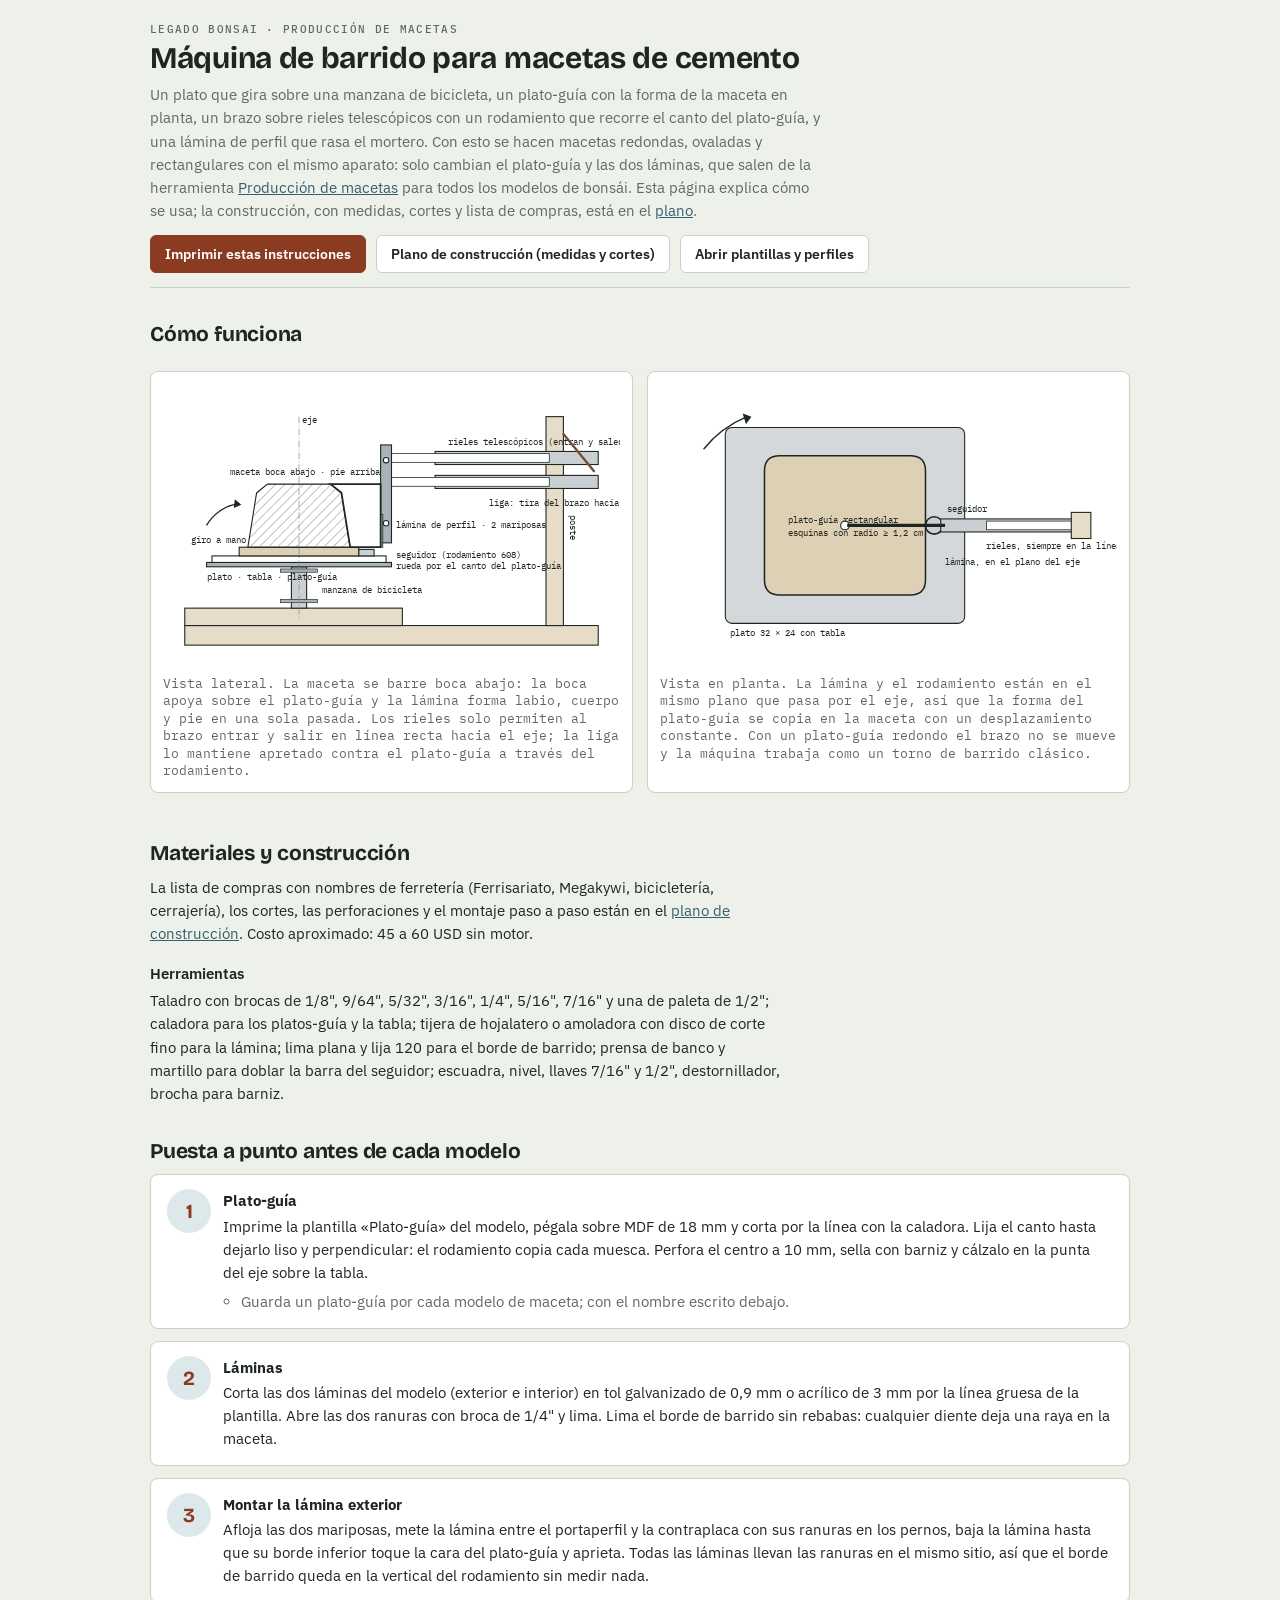
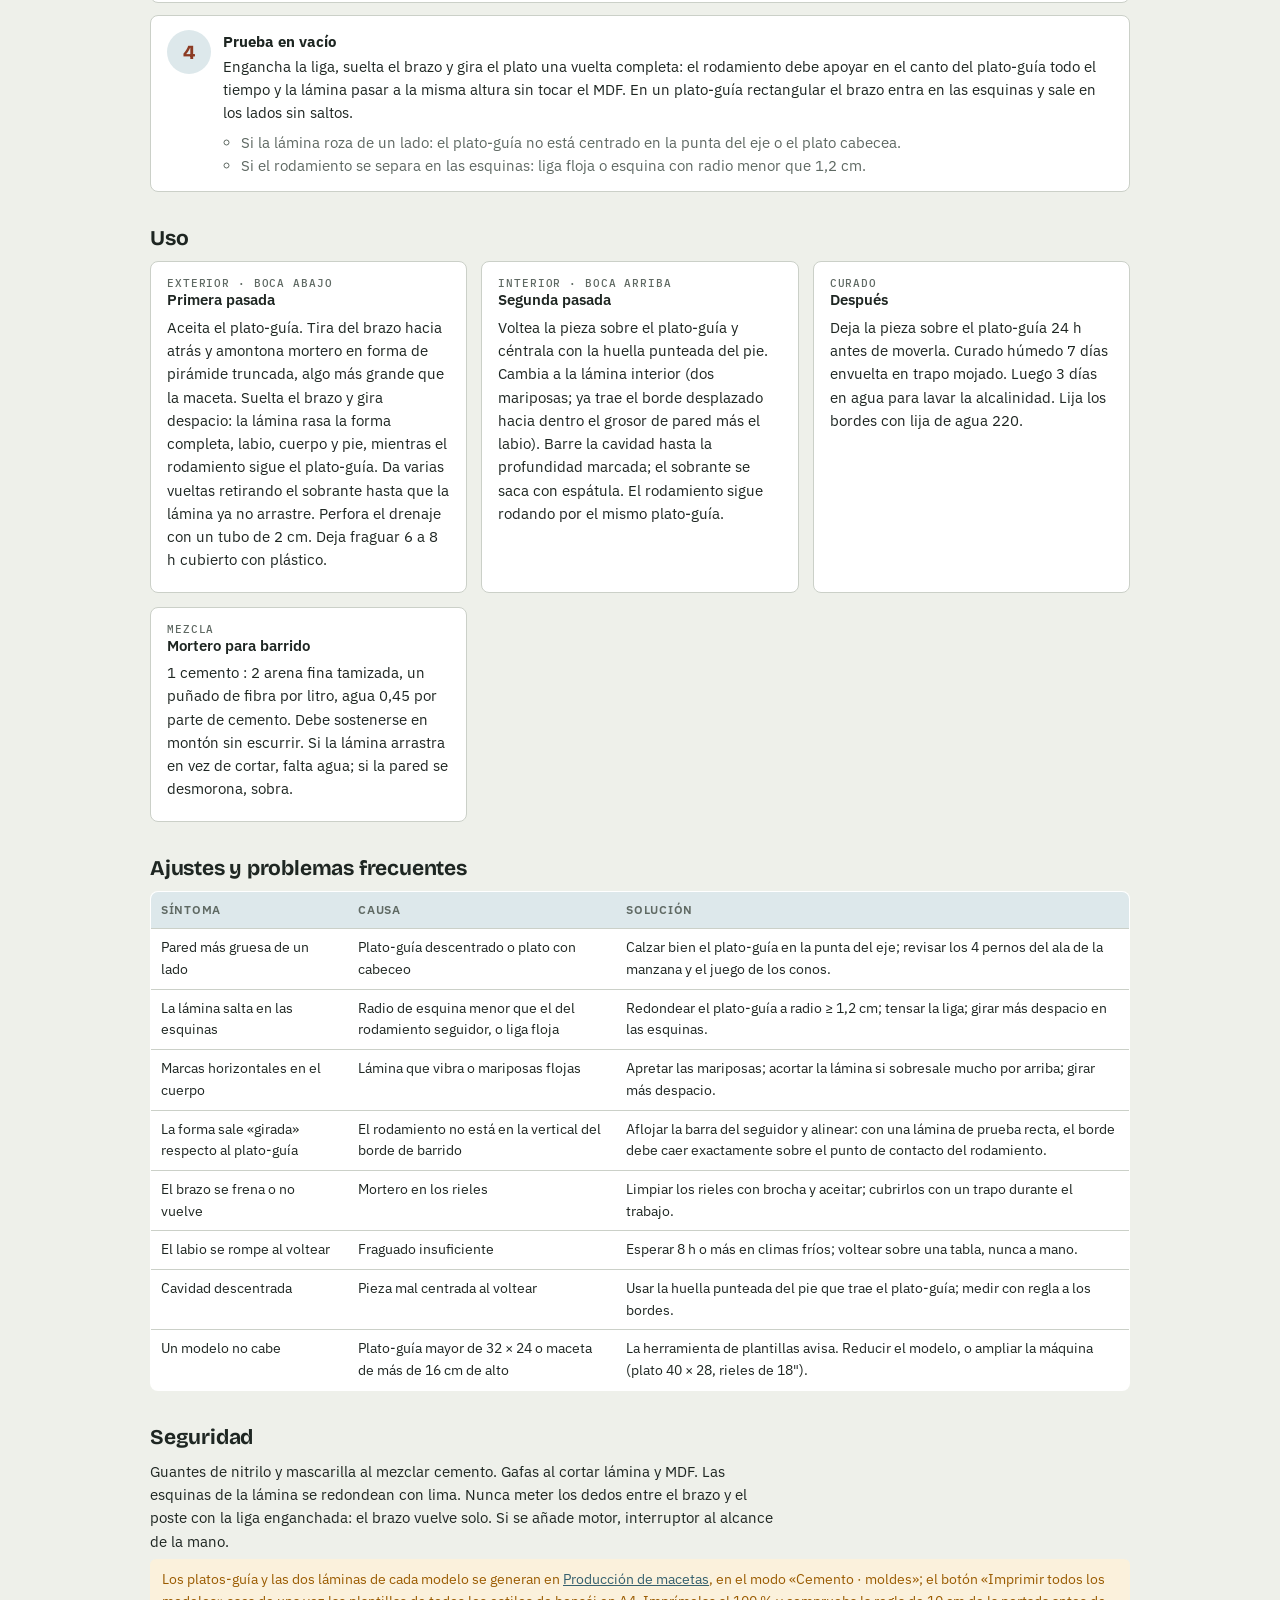
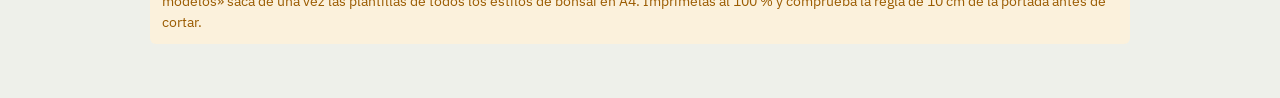
<file: admin/maquina.html>
<!DOCTYPE html>
<html lang="es">
<head>
<meta charset="UTF-8">
<meta name="viewport" content="width=device-width, initial-scale=1.0">
<meta name="robots" content="noindex, nofollow">
<meta name="theme-color" content="#1B241F">
<title>Máquina de barrido para macetas</title>
<link rel="preconnect" href="https://fonts.googleapis.com">
<link rel="stylesheet" href="https://fonts.googleapis.com/css2?family=Bricolage+Grotesque:wght@500;700&family=IBM+Plex+Sans:wght@400;500;600&family=IBM+Plex+Mono:wght@400;500&display=swap">
<style>
  :root{
    --bg:#EEF0EA; --panel:#FFFFFF; --ink:#1E2622; --muted:#5F6963; --line:#CBD0C8;
    --accent:#8C3B23; --accent-ink:#FFFFFF; --glaze:#35606E; --glaze-soft:#DDE8EB; --warn:#9A5B00; --warn-bg:#FBF1DC;
    --sans:"IBM Plex Sans",system-ui,sans-serif; --mono:"IBM Plex Mono",ui-monospace,Menlo,monospace; --display:"Bricolage Grotesque","IBM Plex Sans",system-ui,sans-serif;
    --dwg-ink:#1E2622; --dwg-soft:#8A948D; --dwg-fill:#FFFFFF; --dwg-wood:#E7DCC8; --dwg-metal:#C9CFD3; --dwg-metal2:#A9B2B8; --dwg-mortar:#D9D2C4; --dwg-mdf:#DDD0B4; --dwg-rubber:#7A4A3A;
  }
  @media (prefers-color-scheme: dark){
    :root{
      --bg:#151917; --panel:#1E2421; --ink:#E5E8E2; --muted:#9AA49D; --line:#333B36;
      --accent:#D8764F; --accent-ink:#1A0E08; --glaze:#8BB9C7; --glaze-soft:#22333A; --warn:#E0A94A; --warn-bg:#2E2513;
      --dwg-ink:#E5E8E2; --dwg-soft:#7E8A82; --dwg-fill:#1E2421; --dwg-wood:#4A4033; --dwg-metal:#4B555B; --dwg-metal2:#66727A; --dwg-mortar:#4F4A40; --dwg-mdf:#524B3A; --dwg-rubber:#B0705A;
    }
  }
  *{box-sizing:border-box}
  body{margin:0;background:var(--bg);color:var(--ink);font:15px/1.55 var(--sans);padding-inline:16px;padding-block:0 48px}
  .wrap{max-width:980px;margin:0 auto}
  header{padding-block:22px 14px;border-bottom:1px solid var(--line);margin-bottom:20px}
  .eyebrow{font:500 11px var(--mono);letter-spacing:.12em;text-transform:uppercase;color:var(--muted)}
  h1{font:700 30px/1.1 var(--display);margin:6px 0 8px;letter-spacing:-.01em;text-wrap:balance}
  h2{font:700 21px/1.2 var(--display);margin:34px 0 10px;letter-spacing:-.01em}
  h3{font:600 15px/1.3 var(--sans);margin:18px 0 6px}
  p{max-width:70ch;margin:.4em 0}
  a{color:var(--glaze)}
  .lead{color:var(--muted);max-width:75ch}
  .btnrow{display:flex;gap:10px;flex-wrap:wrap;margin-top:12px}
  .btn{font:600 14px var(--sans);border:1px solid var(--line);border-radius:6px;padding:9px 14px;cursor:pointer;background:var(--panel);color:var(--ink);text-decoration:none;display:inline-block}
  .btn.solid{background:var(--accent);color:var(--accent-ink);border-color:var(--accent)}
  .grid{display:grid;grid-template-columns:repeat(auto-fit,minmax(260px,1fr));gap:14px}
  .card{background:var(--panel);border:1px solid var(--line);border-radius:8px;padding:14px 16px}
  .card h3{margin-top:0}
  .card .k{font:500 11px var(--mono);letter-spacing:.08em;text-transform:uppercase;color:var(--muted)}
  table{border-collapse:collapse;width:100%;font-size:14px;background:var(--panel);border:1px solid var(--line);border-radius:8px;overflow:hidden}
  th{text-align:left;font-weight:600;font-size:12px;letter-spacing:.06em;text-transform:uppercase;color:var(--muted);padding:9px 10px;border-bottom:1px solid var(--line);background:var(--glaze-soft)}
  td{padding:8px 10px;border-bottom:1px solid var(--line);vertical-align:top}
  tr:last-child td{border-bottom:0}
  td.n,th.n{text-align:right;font-family:var(--mono);font-variant-numeric:tabular-nums;white-space:nowrap}
  .tablewrap{overflow-x:auto}
  ol.steps{counter-reset:s;list-style:none;padding:0;margin:0;display:grid;gap:12px}
  ol.steps>li{counter-increment:s;display:grid;grid-template-columns:44px 1fr;gap:12px;background:var(--panel);border:1px solid var(--line);border-radius:8px;padding:14px 16px}
  ol.steps>li::before{content:counter(s);font:700 20px/44px var(--display);color:var(--accent);text-align:center;width:44px;height:44px;border-radius:50%;background:var(--glaze-soft)}
  ol.steps b{display:block;margin-bottom:2px}
  ol.steps ul{margin:6px 0 0;padding-left:18px;color:var(--muted)}
  .note{background:var(--warn-bg);color:var(--warn);border-radius:6px;padding:10px 12px;font-size:14px;max-width:none}
  figure{margin:14px 0;background:var(--panel);border:1px solid var(--line);border-radius:8px;padding:12px}
  figure svg{display:block;width:100%;height:auto;max-width:100%}
  figcaption{font:12.5px/1.4 var(--mono);color:var(--muted);margin-top:8px}
  .two{display:grid;grid-template-columns:repeat(auto-fit,minmax(300px,1fr));gap:14px}
  svg text{fill:var(--dwg-ink)}
  @media print{
    body{background:#fff;color:#000;padding:0}
    .btnrow{display:none}
    .card,figure,table,ol.steps>li{break-inside:avoid;border-color:#bbb}
    h2{break-after:avoid}
    :root{--dwg-ink:#000;--dwg-fill:#fff;--dwg-wood:#eee;--dwg-metal:#ddd;--dwg-metal2:#bbb;--dwg-mortar:#e5e5e5;--dwg-mdf:#e2e2e2;--dwg-soft:#777;--dwg-rubber:#555}
  }
</style>
</head>
<body>
<div class="wrap">
<header>
  <div class="eyebrow">Legado Bonsai · producción de macetas</div>
  <h1>Máquina de barrido para macetas de cemento</h1>
  <p class="lead">Un plato que gira sobre una manzana de bicicleta, un plato-guía con la forma de la maceta en planta, un brazo sobre rieles telescópicos con un rodamiento que recorre el canto del plato-guía, y una lámina de perfil que rasa el mortero. Con esto se hacen macetas redondas, ovaladas y rectangulares con el mismo aparato: solo cambian el plato-guía y las dos láminas, que salen de la herramienta <a href="macetas.html">Producción de macetas</a> para todos los modelos de bonsái. Esta página explica cómo se usa; la construcción, con medidas, cortes y lista de compras, está en el <a href="plano-maquina.html">plano</a>.</p>
  <div class="btnrow">
    <button class="btn solid" type="button" onclick="window.print()">Imprimir estas instrucciones</button>
    <a class="btn" href="plano-maquina.html">Plano de construcción (medidas y cortes)</a>
    <a class="btn" href="macetas.html">Abrir plantillas y perfiles</a>
  </div>
</header>

<h2>Cómo funciona</h2>
<div class="two">
  <figure>
    <svg viewBox="0 0 420 260" xmlns="http://www.w3.org/2000/svg" font-family="IBM Plex Mono, monospace" font-size="9" fill="var(--dwg-ink)">
      <defs><pattern id="mortar" width="6" height="6" patternUnits="userSpaceOnUse" patternTransform="rotate(45)"><line x1="0" y1="0" x2="0" y2="6" stroke="var(--dwg-soft)" stroke-width="1"/></pattern></defs>
      <!-- bancada y bloque -->
      <rect x="20" y="222" width="380" height="18" fill="var(--dwg-wood)" stroke="var(--dwg-ink)"/>
      <rect x="20" y="206" width="200" height="16" fill="var(--dwg-wood)" stroke="var(--dwg-ink)"/>
      <!-- manzana -->
      <rect x="118" y="168" width="14" height="38" fill="var(--dwg-metal)" stroke="var(--dwg-ink)"/>
      <rect x="108" y="170" width="34" height="3" fill="var(--dwg-metal2)" stroke="var(--dwg-ink)" stroke-width=".6"/>
      <rect x="108" y="198" width="34" height="3" fill="var(--dwg-metal2)" stroke="var(--dwg-ink)" stroke-width=".6"/>
      <text x="146" y="192" font-size="8">manzana de bicicleta</text>
      <!-- plato, tabla, plato-guía -->
      <rect x="40" y="164" width="170" height="4" fill="var(--dwg-metal2)" stroke="var(--dwg-ink)"/>
      <rect x="45" y="158" width="160" height="6" fill="var(--dwg-fill)" stroke="var(--dwg-ink)"/>
      <rect x="70" y="150" width="110" height="8" fill="var(--dwg-mdf)" stroke="var(--dwg-ink)"/>
      <text x="40" y="180" font-size="8">plato · tabla · plato-guía</text>
      <line x1="125" y1="30" x2="125" y2="215" stroke="var(--dwg-soft)" stroke-width=".7" stroke-dasharray="6 2 1 2"/>
      <text x="128" y="36" font-size="8" fill="var(--dwg-soft)">eje</text>
      <!-- mortero invertido -->
      <path d="M78 150 L86 100 L96 92 L154 92 L164 100 L172 150 Z" fill="url(#mortar)" stroke="var(--dwg-ink)"/>
      <text x="62" y="84" font-size="8">maceta boca abajo · pie arriba</text>
      <!-- poste -->
      <rect x="352" y="30" width="16" height="192" fill="var(--dwg-wood)" stroke="var(--dwg-ink)"/>
      <text x="374" y="120" font-size="8" transform="rotate(90 374 120)">poste</text>
      <!-- rieles -->
      <rect x="250" y="62" width="150" height="12" fill="var(--dwg-metal)" stroke="var(--dwg-ink)"/>
      <rect x="250" y="84" width="150" height="12" fill="var(--dwg-metal)" stroke="var(--dwg-ink)"/>
      <rect x="205" y="64" width="150" height="8" fill="var(--dwg-fill)" stroke="var(--dwg-ink)" stroke-width=".7"/>
      <rect x="205" y="86" width="150" height="8" fill="var(--dwg-fill)" stroke="var(--dwg-ink)" stroke-width=".7"/>
      <text x="262" y="56" font-size="8">rieles telescópicos (entran y salen)</text>
      <!-- liga -->
      <line x1="368" y1="46" x2="396" y2="80" stroke="var(--dwg-rubber)" stroke-width="2.2" stroke-linecap="round"/>
      <text x="300" y="112" font-size="8">liga: tira del brazo hacia el eje</text>
      <!-- portaperfil -->
      <rect x="200" y="56" width="10" height="90" fill="var(--dwg-metal2)" stroke="var(--dwg-ink)"/>
      <!-- barra y seguidor -->
      <rect x="196" y="120" width="6" height="30" fill="var(--dwg-metal2)" stroke="var(--dwg-ink)" stroke-width=".7"/>
      <rect x="180" y="152" width="14" height="6" fill="var(--dwg-metal)" stroke="var(--dwg-ink)"/>
      <text x="214" y="160" font-size="8">seguidor (rodamiento 608)</text>
      <text x="214" y="170" font-size="8">rueda por el canto del plato-guía</text>
      <!-- perfil -->
      <path d="M200 92 L154 92 L164 100 L172 150 L200 150 Z" fill="var(--dwg-fill)" stroke="var(--dwg-ink)" stroke-width="1.6"/>
      <circle cx="205" cy="70" r="2.5" fill="var(--dwg-fill)" stroke="var(--dwg-ink)"/><circle cx="205" cy="128" r="2.5" fill="var(--dwg-fill)" stroke="var(--dwg-ink)"/>
      <text x="214" y="132" font-size="8">lámina de perfil · 2 mariposas</text>
      <!-- giro -->
      <path d="M40 130 A40 40 0 0 1 70 110" fill="none" stroke="var(--dwg-ink)" stroke-width="1.2"/>
      <path d="M66 106 L72 111 L65 114 Z" fill="var(--dwg-ink)"/>
      <text x="26" y="146" font-size="8">giro a mano</text>
    </svg>
    <figcaption>Vista lateral. La maceta se barre boca abajo: la boca apoya sobre el plato-guía y la lámina forma labio, cuerpo y pie en una sola pasada. Los rieles solo permiten al brazo entrar y salir en línea recta hacia el eje; la liga lo mantiene apretado contra el plato-guía a través del rodamiento.</figcaption>
  </figure>
  <figure>
    <svg viewBox="0 0 420 260" xmlns="http://www.w3.org/2000/svg" font-family="IBM Plex Mono, monospace" font-size="9" fill="var(--dwg-ink)">
      <rect x="60" y="40" width="220" height="180" rx="6" fill="var(--dwg-metal2)" fill-opacity=".5" stroke="var(--dwg-ink)"/>
      <text x="64" y="232" font-size="8">plato 32 × 24 con tabla</text>
      <path d="M96 80 q0 -14 14 -14 h120 q14 0 14 14 v100 q0 14 -14 14 h-120 q-14 0 -14 -14 z" fill="var(--dwg-mdf)" stroke="var(--dwg-ink)" stroke-width="1.4"/>
      <text x="118" y="128" font-size="8">plato-guía rectangular</text>
      <text x="118" y="140" font-size="8" fill="var(--dwg-soft)">esquinas con radio ≥ 1,2 cm</text>
      <circle cx="170" cy="130" r="4" fill="var(--dwg-fill)" stroke="var(--dwg-ink)"/>
      <!-- seguidor en el borde derecho -->
      <circle cx="252" cy="130" r="8" fill="var(--dwg-metal)" stroke="var(--dwg-ink)" stroke-width="1.5"/>
      <text x="264" y="118" font-size="8">seguidor</text>
      <!-- brazo recto al poste -->
      <rect x="258" y="124" width="122" height="12" fill="var(--dwg-metal)" stroke="var(--dwg-ink)"/>
      <rect x="300" y="126" width="80" height="8" fill="var(--dwg-fill)" stroke="var(--dwg-ink)" stroke-width=".7"/>
      <rect x="378" y="118" width="18" height="24" fill="var(--dwg-wood)" stroke="var(--dwg-ink)"/>
      <text x="300" y="152" font-size="8">rieles, siempre en la línea del eje</text>
      <!-- lámina de canto -->
      <line x1="172" y1="130" x2="262" y2="130" stroke="var(--dwg-ink)" stroke-width="3"/>
      <text x="262" y="166" font-size="8">lámina, en el plano del eje</text>
      <path d="M40 60 A100 100 0 0 1 80 30" fill="none" stroke="var(--dwg-ink)" stroke-width="1.2"/>
      <path d="M76 27 L84 30 L79 37 Z" fill="var(--dwg-ink)"/>
    </svg>
    <figcaption>Vista en planta. La lámina y el rodamiento están en el mismo plano que pasa por el eje, así que la forma del plato-guía se copia en la maceta con un desplazamiento constante. Con un plato-guía redondo el brazo no se mueve y la máquina trabaja como un torno de barrido clásico.</figcaption>
  </figure>
</div>

<h2>Materiales y construcción</h2>
<p>La lista de compras con nombres de ferretería (Ferrisariato, Megakywi, bicicletería, cerrajería), los cortes, las perforaciones y el montaje paso a paso están en el <a href="plano-maquina.html">plano de construcción</a>. Costo aproximado: 45 a 60 USD sin motor.</p>
<h3>Herramientas</h3>
<p>Taladro con brocas de 1/8", 9/64", 5/32", 3/16", 1/4", 5/16", 7/16" y una de paleta de 1/2"; caladora para los platos-guía y la tabla; tijera de hojalatero o amoladora con disco de corte fino para la lámina; lima plana y lija 120 para el borde de barrido; prensa de banco y martillo para doblar la barra del seguidor; escuadra, nivel, llaves 7/16" y 1/2", destornillador, brocha para barniz.</p>

<h2>Puesta a punto antes de cada modelo</h2>
<ol class="steps">
  <li><div><b>Plato-guía</b>Imprime la plantilla «Plato-guía» del modelo, pégala sobre MDF de 18 mm y corta por la línea con la caladora. Lija el canto hasta dejarlo liso y perpendicular: el rodamiento copia cada muesca. Perfora el centro a 10 mm, sella con barniz y cálzalo en la punta del eje sobre la tabla.<ul><li>Guarda un plato-guía por cada modelo de maceta; con el nombre escrito debajo.</li></ul></div></li>
  <li><div><b>Láminas</b>Corta las dos láminas del modelo (exterior e interior) en tol galvanizado de 0,9 mm o acrílico de 3 mm por la línea gruesa de la plantilla. Abre las dos ranuras con broca de 1/4" y lima. Lima el borde de barrido sin rebabas: cualquier diente deja una raya en la maceta.</div></li>
  <li><div><b>Montar la lámina exterior</b>Afloja las dos mariposas, mete la lámina entre el portaperfil y la contraplaca con sus ranuras en los pernos, baja la lámina hasta que su borde inferior toque la cara del plato-guía y aprieta. Todas las láminas llevan las ranuras en el mismo sitio, así que el borde de barrido queda en la vertical del rodamiento sin medir nada.</div></li>
  <li><div><b>Prueba en vacío</b>Engancha la liga, suelta el brazo y gira el plato una vuelta completa: el rodamiento debe apoyar en el canto del plato-guía todo el tiempo y la lámina pasar a la misma altura sin tocar el MDF. En un plato-guía rectangular el brazo entra en las esquinas y sale en los lados sin saltos.<ul><li>Si la lámina roza de un lado: el plato-guía no está centrado en la punta del eje o el plato cabecea.</li><li>Si el rodamiento se separa en las esquinas: liga floja o esquina con radio menor que 1,2 cm.</li></ul></div></li>
</ol>

<h2>Uso</h2>
<div class="grid">
  <div class="card"><div class="k">Exterior · boca abajo</div><h3>Primera pasada</h3><p>Aceita el plato-guía. Tira del brazo hacia atrás y amontona mortero en forma de pirámide truncada, algo más grande que la maceta. Suelta el brazo y gira despacio: la lámina rasa la forma completa, labio, cuerpo y pie, mientras el rodamiento sigue el plato-guía. Da varias vueltas retirando el sobrante hasta que la lámina ya no arrastre. Perfora el drenaje con un tubo de 2 cm. Deja fraguar 6 a 8 h cubierto con plástico.</p></div>
  <div class="card"><div class="k">Interior · boca arriba</div><h3>Segunda pasada</h3><p>Voltea la pieza sobre el plato-guía y céntrala con la huella punteada del pie. Cambia a la lámina interior (dos mariposas; ya trae el borde desplazado hacia dentro el grosor de pared más el labio). Barre la cavidad hasta la profundidad marcada; el sobrante se saca con espátula. El rodamiento sigue rodando por el mismo plato-guía.</p></div>
  <div class="card"><div class="k">Curado</div><h3>Después</h3><p>Deja la pieza sobre el plato-guía 24 h antes de moverla. Curado húmedo 7 días envuelta en trapo mojado. Luego 3 días en agua para lavar la alcalinidad. Lija los bordes con lija de agua 220.</p></div>
  <div class="card"><div class="k">Mezcla</div><h3>Mortero para barrido</h3><p>1 cemento : 2 arena fina tamizada, un puñado de fibra por litro, agua 0,45 por parte de cemento. Debe sostenerse en montón sin escurrir. Si la lámina arrastra en vez de cortar, falta agua; si la pared se desmorona, sobra.</p></div>
</div>

<h2>Ajustes y problemas frecuentes</h2>
<div class="tablewrap">
<table>
  <tr><th>Síntoma</th><th>Causa</th><th>Solución</th></tr>
  <tr><td>Pared más gruesa de un lado</td><td>Plato-guía descentrado o plato con cabeceo</td><td>Calzar bien el plato-guía en la punta del eje; revisar los 4 pernos del ala de la manzana y el juego de los conos.</td></tr>
  <tr><td>La lámina salta en las esquinas</td><td>Radio de esquina menor que el del rodamiento seguidor, o liga floja</td><td>Redondear el plato-guía a radio ≥ 1,2 cm; tensar la liga; girar más despacio en las esquinas.</td></tr>
  <tr><td>Marcas horizontales en el cuerpo</td><td>Lámina que vibra o mariposas flojas</td><td>Apretar las mariposas; acortar la lámina si sobresale mucho por arriba; girar más despacio.</td></tr>
  <tr><td>La forma sale «girada» respecto al plato-guía</td><td>El rodamiento no está en la vertical del borde de barrido</td><td>Aflojar la barra del seguidor y alinear: con una lámina de prueba recta, el borde debe caer exactamente sobre el punto de contacto del rodamiento.</td></tr>
  <tr><td>El brazo se frena o no vuelve</td><td>Mortero en los rieles</td><td>Limpiar los rieles con brocha y aceitar; cubrirlos con un trapo durante el trabajo.</td></tr>
  <tr><td>El labio se rompe al voltear</td><td>Fraguado insuficiente</td><td>Esperar 8 h o más en climas fríos; voltear sobre una tabla, nunca a mano.</td></tr>
  <tr><td>Cavidad descentrada</td><td>Pieza mal centrada al voltear</td><td>Usar la huella punteada del pie que trae el plato-guía; medir con regla a los bordes.</td></tr>
  <tr><td>Un modelo no cabe</td><td>Plato-guía mayor de 32 × 24 o maceta de más de 16 cm de alto</td><td>La herramienta de plantillas avisa. Reducir el modelo, o ampliar la máquina (plato 40 × 28, rieles de 18").</td></tr>
</table>
</div>

<h2>Seguridad</h2>
<p>Guantes de nitrilo y mascarilla al mezclar cemento. Gafas al cortar lámina y MDF. Las esquinas de la lámina se redondean con lima. Nunca meter los dedos entre el brazo y el poste con la liga enganchada: el brazo vuelve solo. Si se añade motor, interruptor al alcance de la mano.</p>

<p class="note">Los platos-guía y las dos láminas de cada modelo se generan en <a href="macetas.html">Producción de macetas</a>, en el modo «Cemento · moldes»; el botón «Imprimir todos los modelos» saca de una vez las plantillas de todos los estilos de bonsái en A4. Imprímelas al 100 % y comprueba la regla de 10 cm de la portada antes de cortar.</p>
</div>
</body>
</html>
</file>
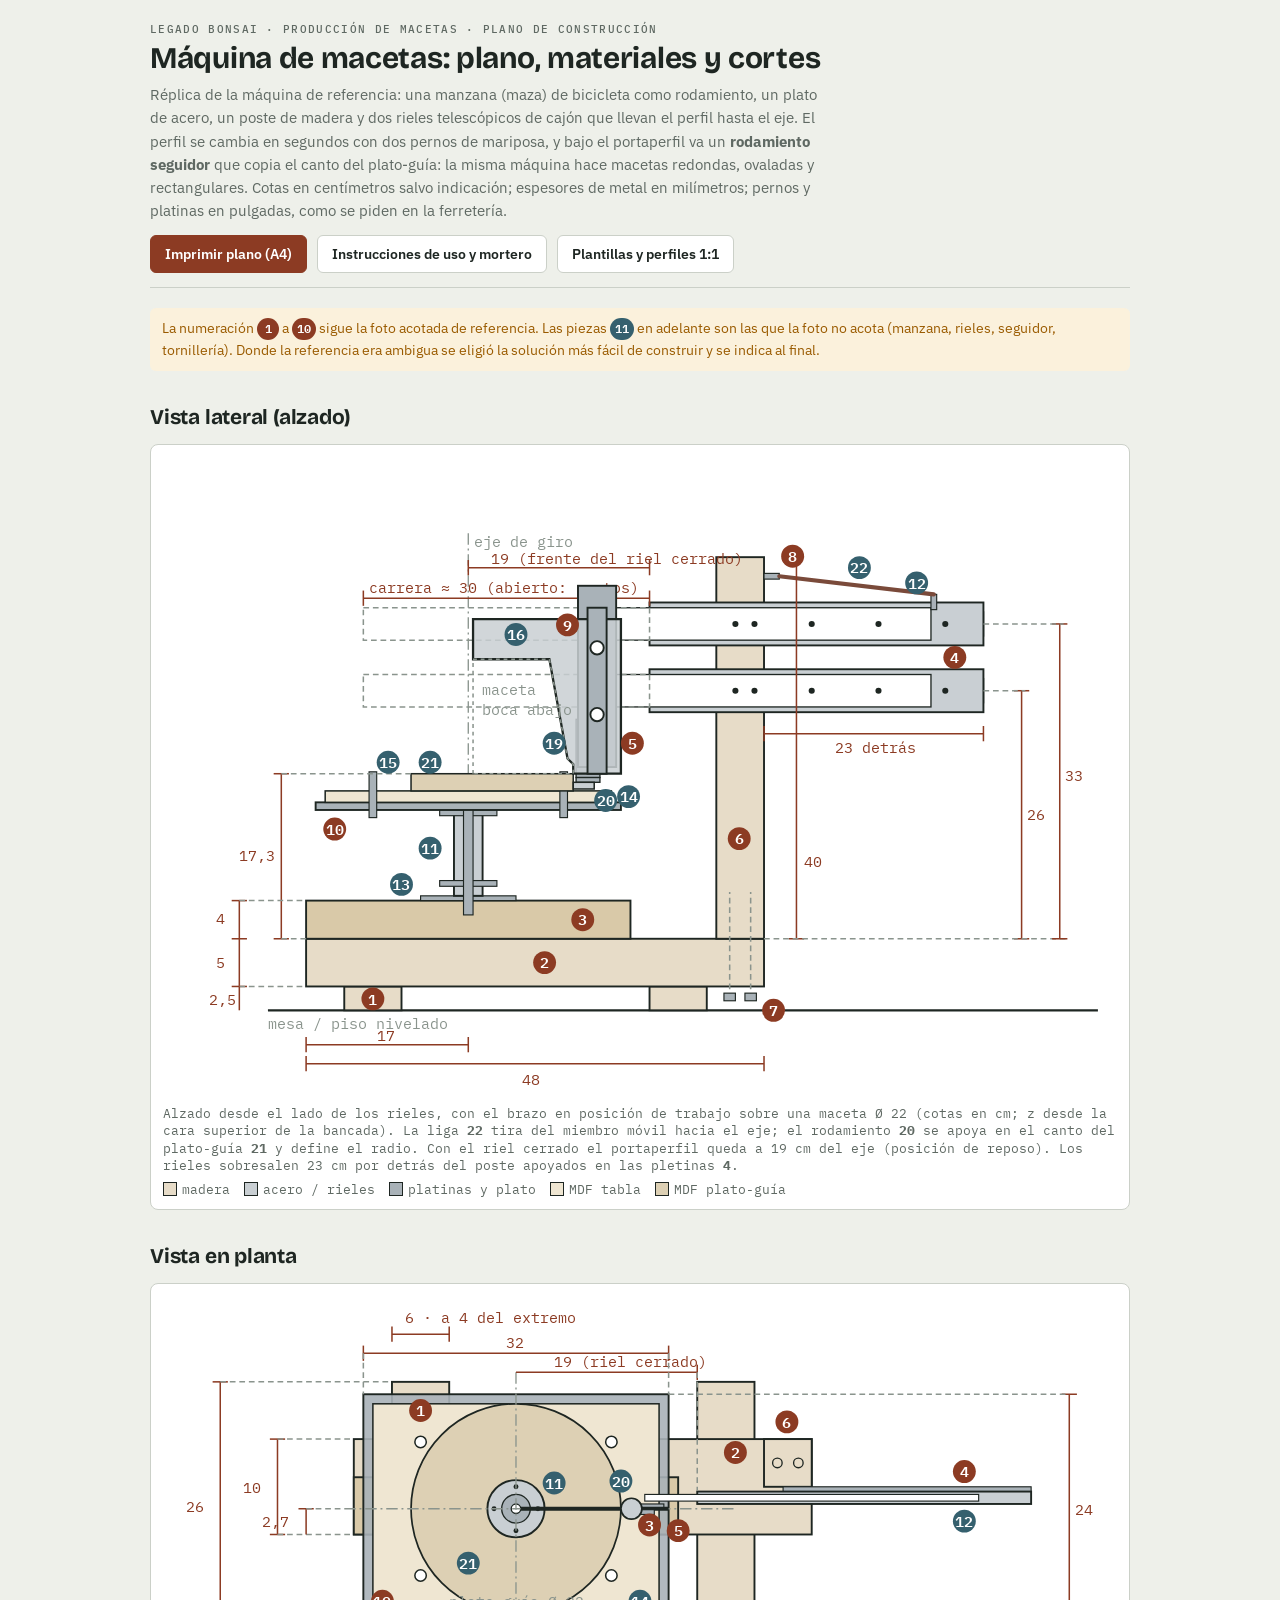
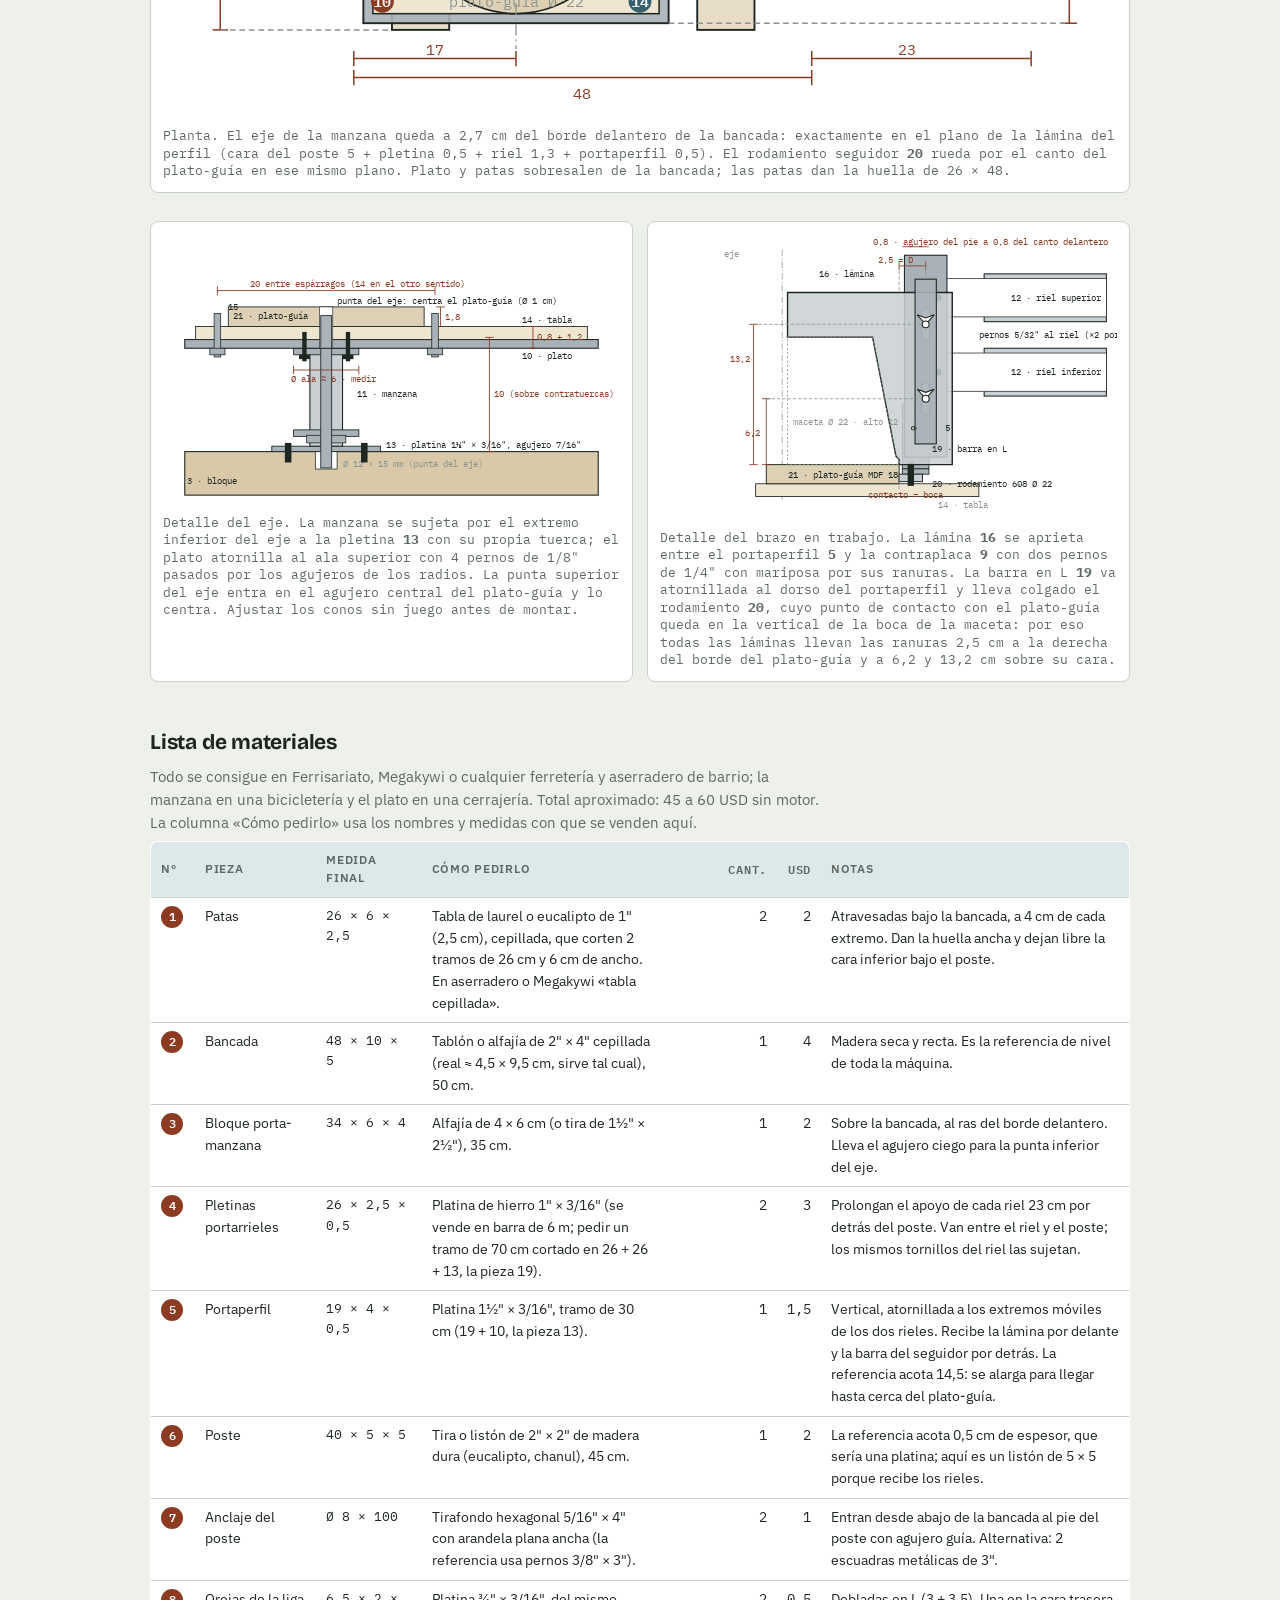
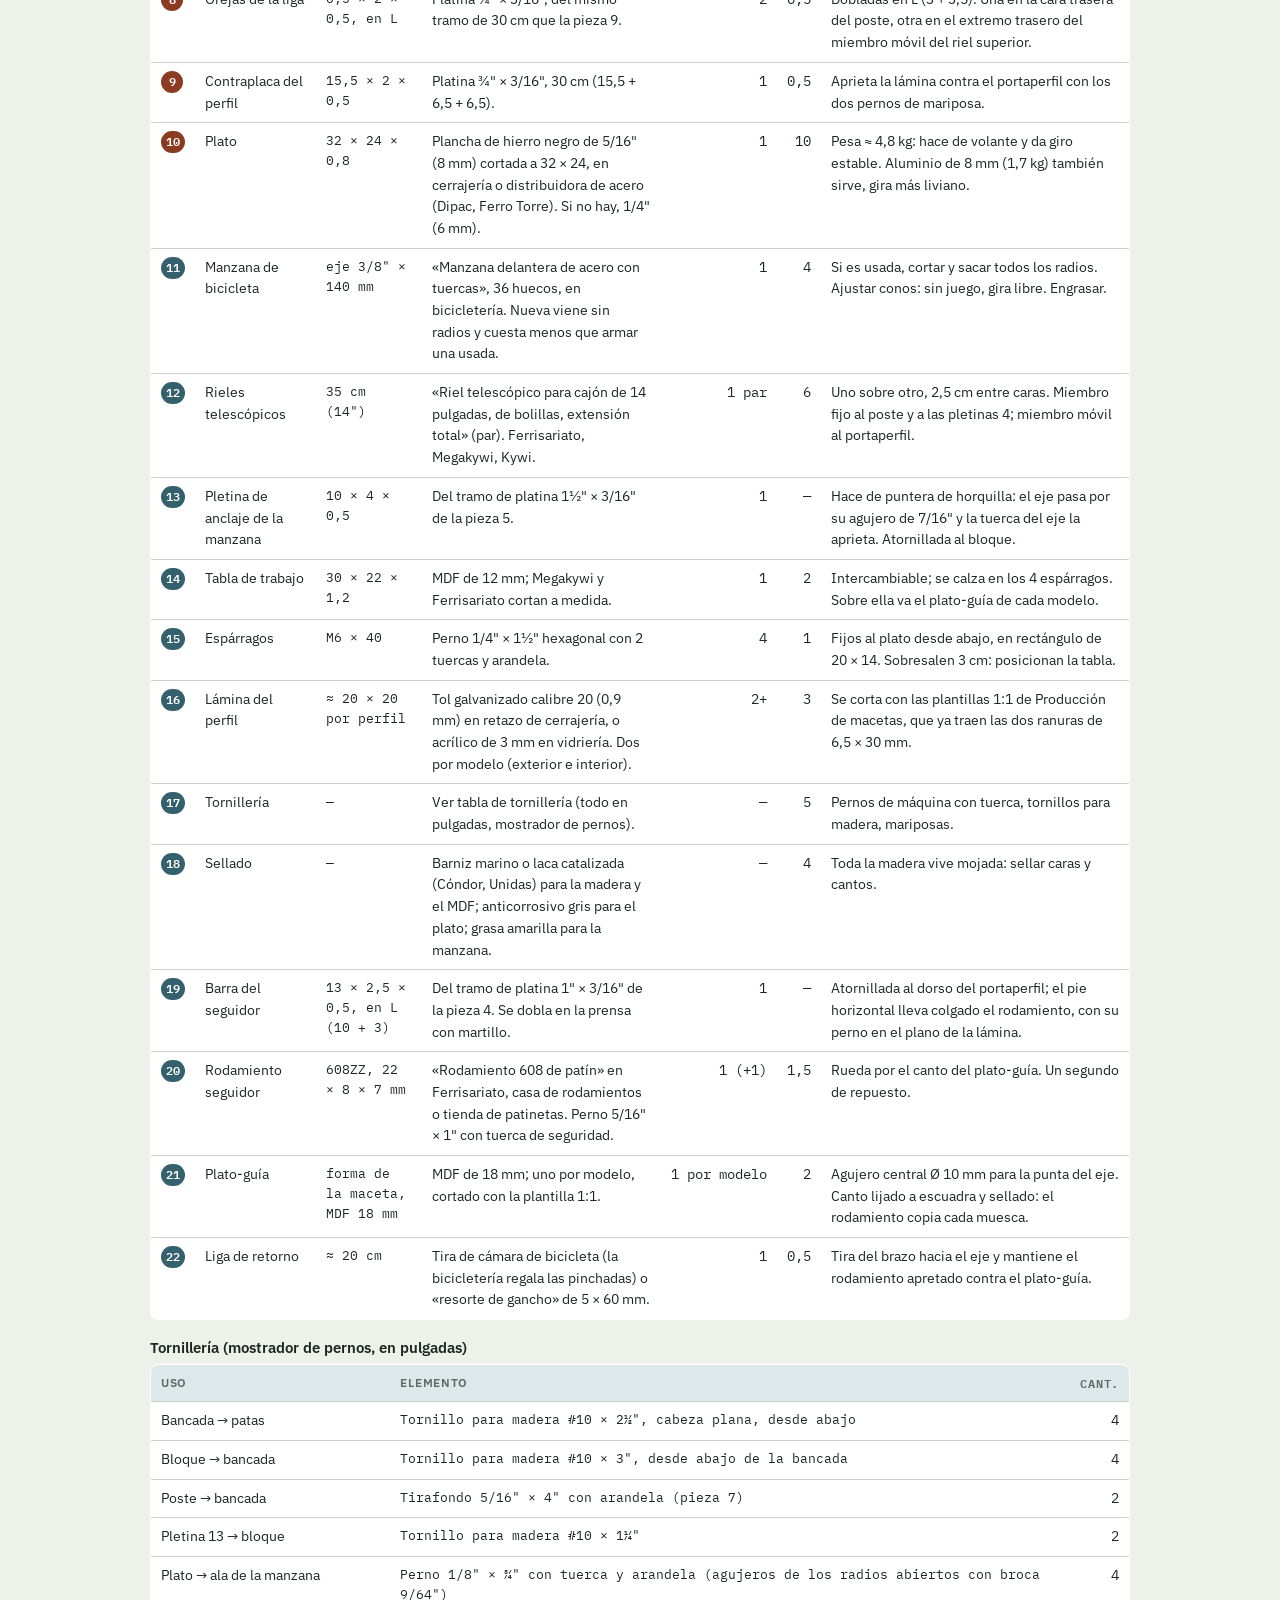
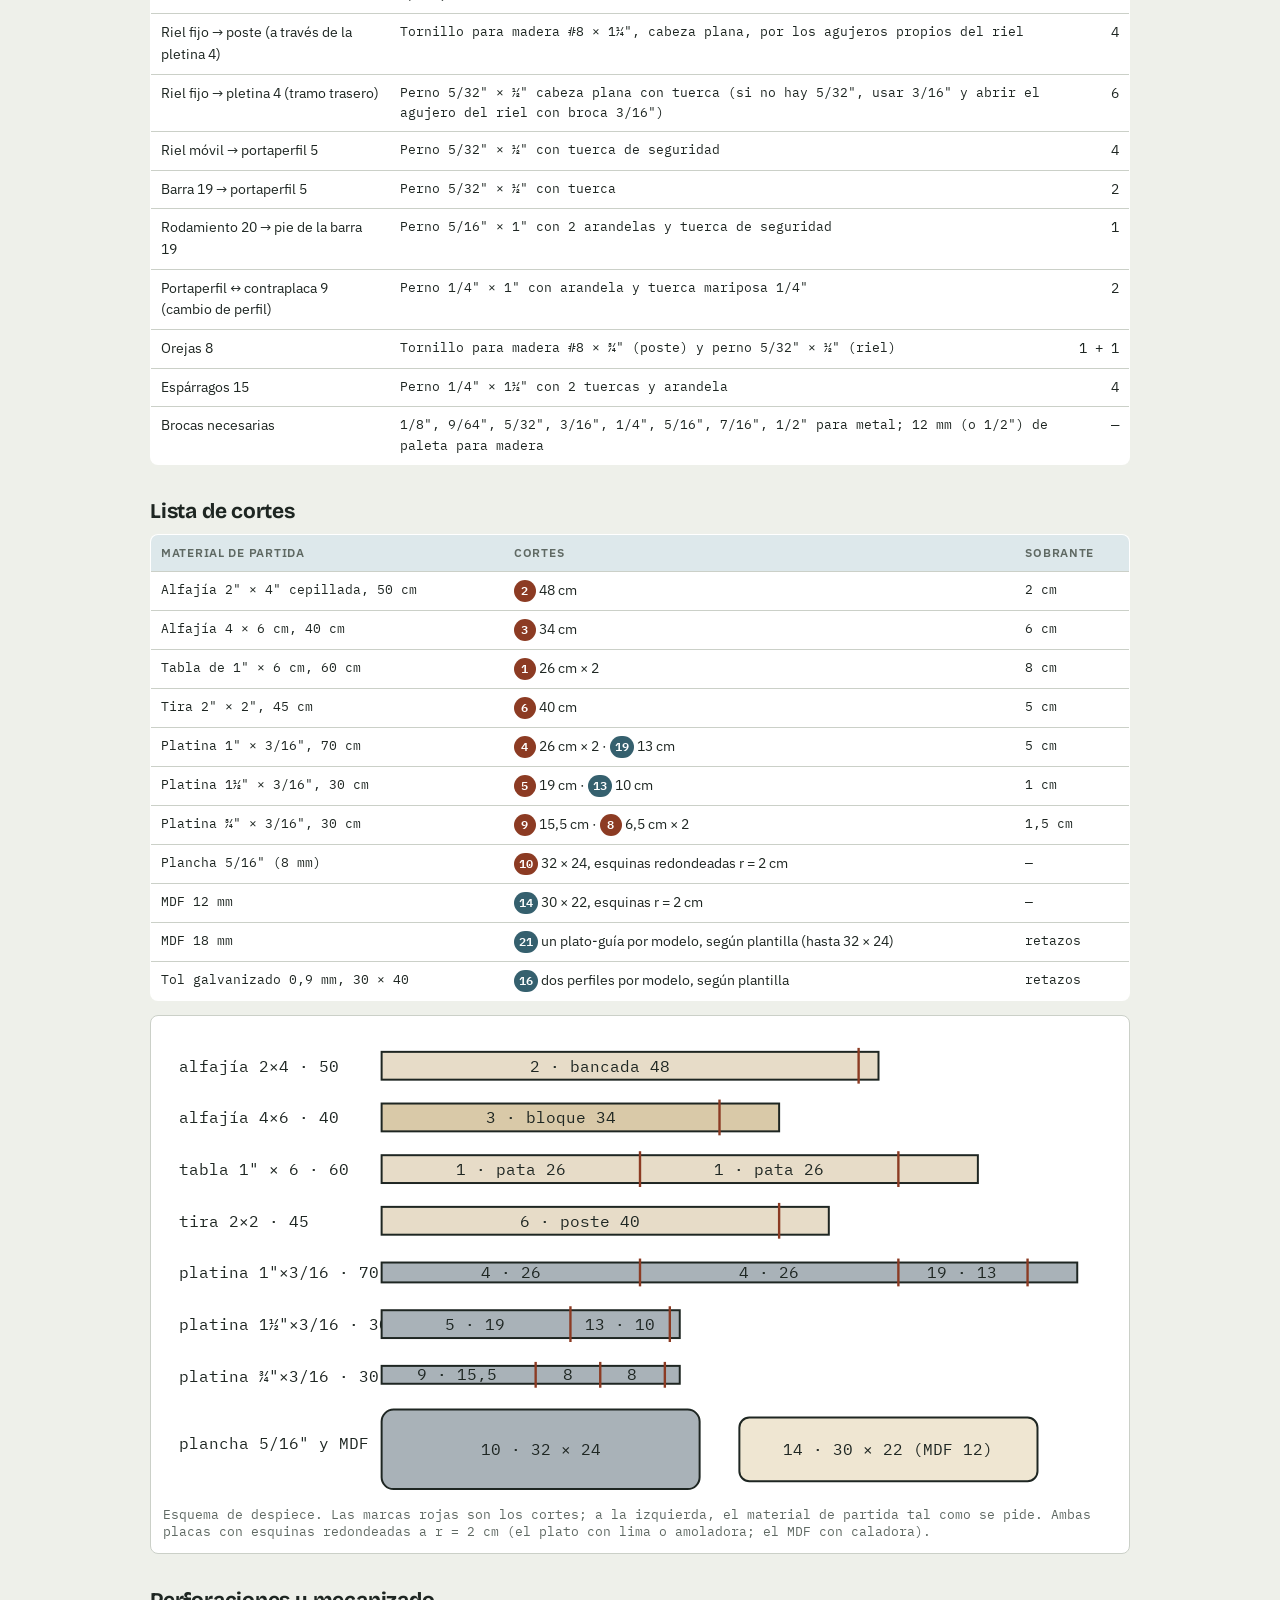
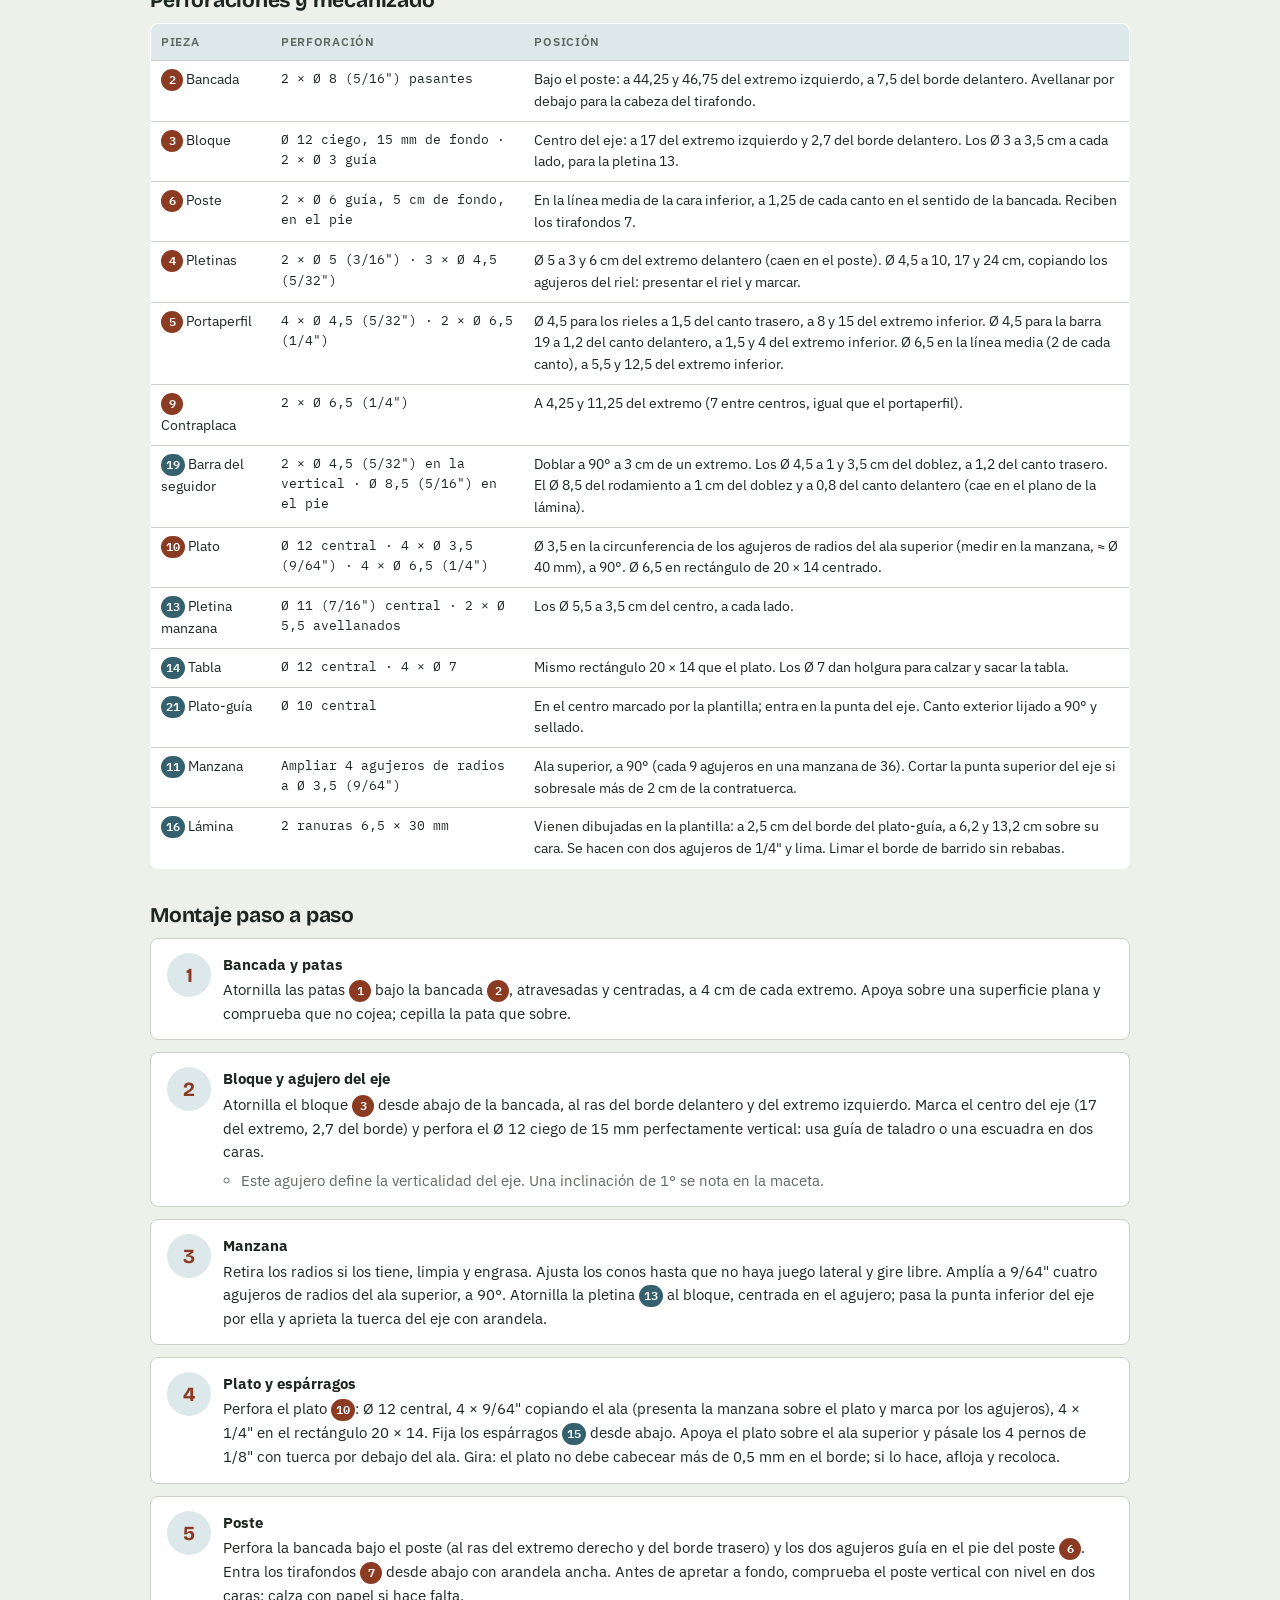
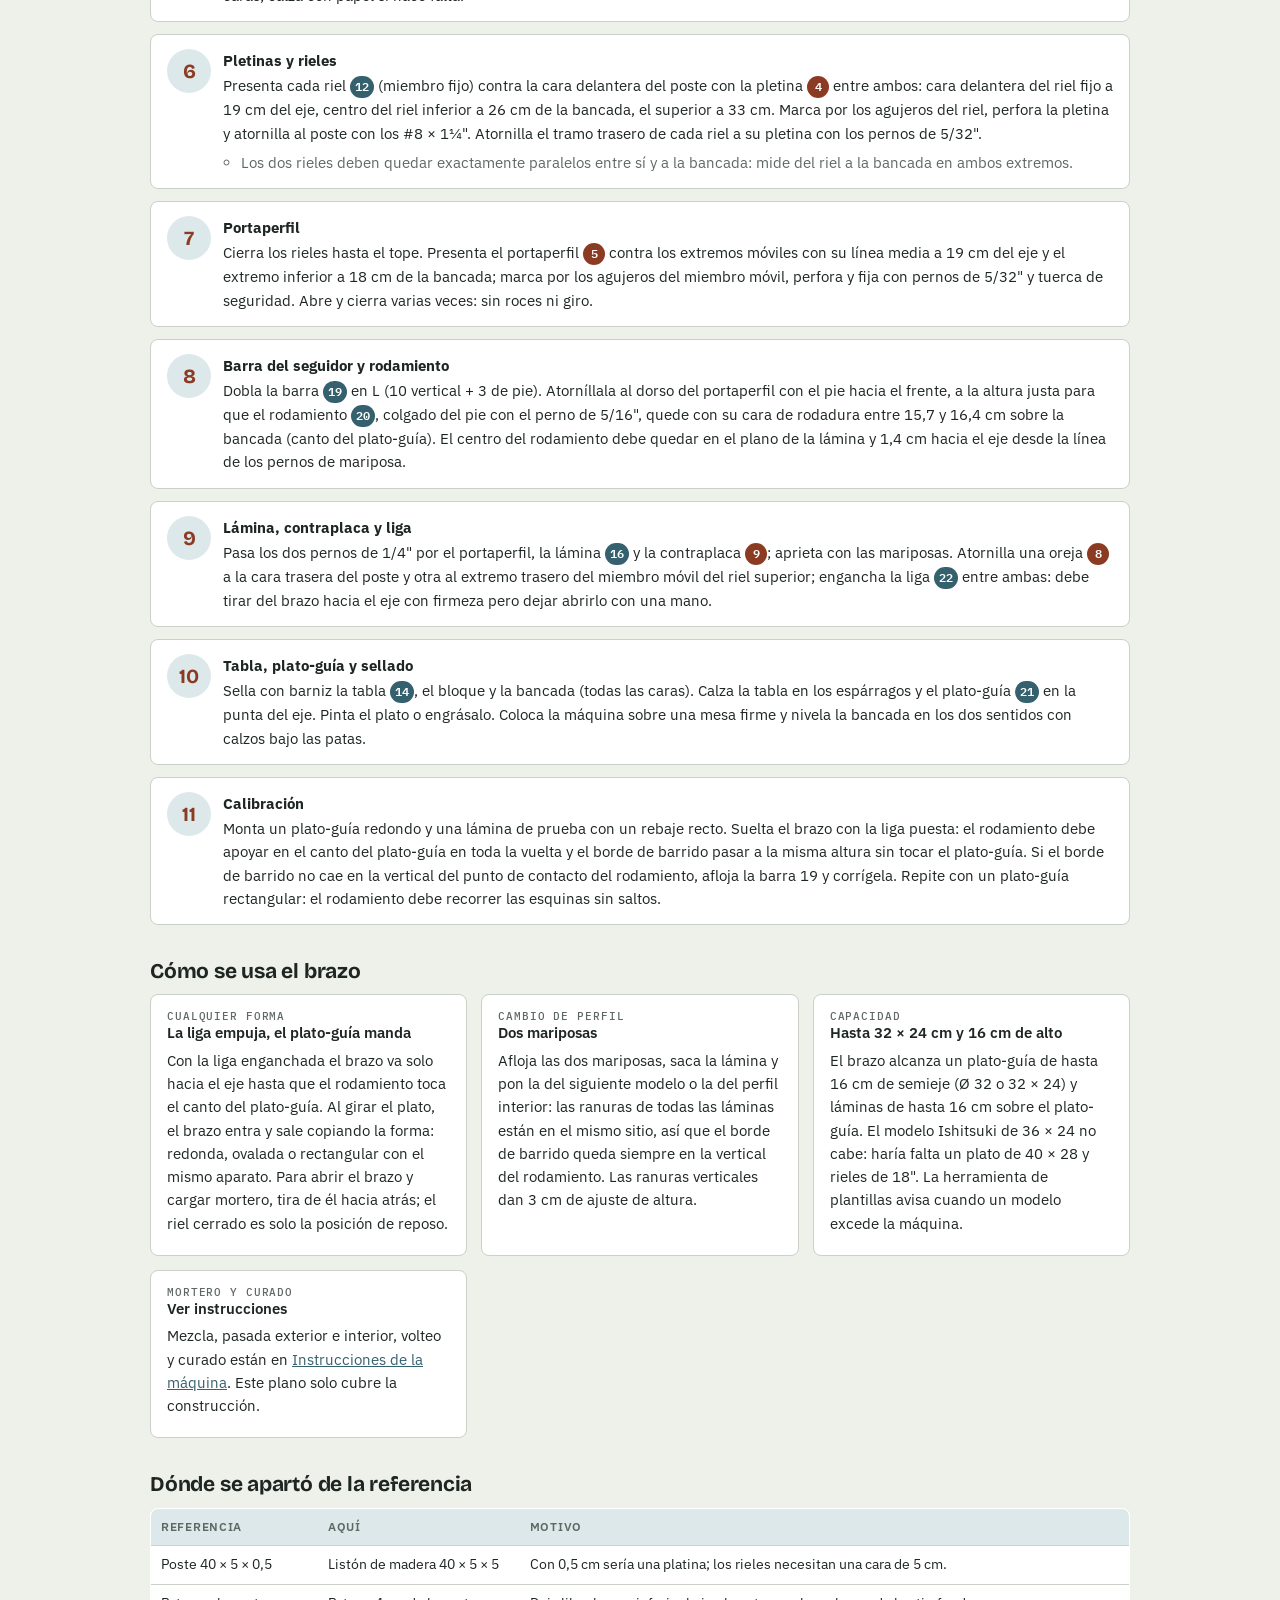
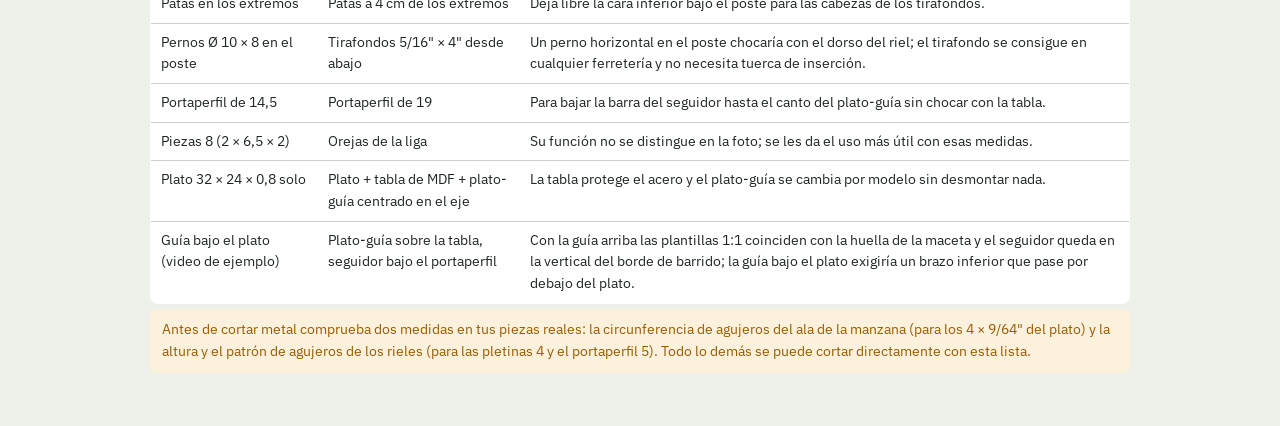
<file: admin/plano-maquina.html>
<!DOCTYPE html>
<html lang="es">
<head>
<meta charset="UTF-8">
<meta name="viewport" content="width=device-width, initial-scale=1.0">
<meta name="robots" content="noindex, nofollow">
<meta name="theme-color" content="#1B241F">
<title>Plano de la máquina de macetas</title>
<link rel="preconnect" href="https://fonts.googleapis.com">
<link rel="stylesheet" href="https://fonts.googleapis.com/css2?family=Bricolage+Grotesque:wght@500;700&family=IBM+Plex+Sans:wght@400;500;600&family=IBM+Plex+Mono:wght@400;500&display=swap">
<style>
  :root{
    --bg:#EEF0EA; --panel:#FFFFFF; --ink:#1E2622; --muted:#5F6963; --line:#CBD0C8;
    --accent:#8C3B23; --accent-ink:#FFFFFF; --glaze:#35606E; --glaze-soft:#DDE8EB; --warn:#9A5B00; --warn-bg:#FBF1DC;
    --sans:"IBM Plex Sans",system-ui,sans-serif; --mono:"IBM Plex Mono",ui-monospace,Menlo,monospace; --display:"Bricolage Grotesque","IBM Plex Sans",system-ui,sans-serif;
    --dwg-ink:#1E2622; --dwg-soft:#8A948D; --dwg-fill:#FFFFFF; --dwg-wood:#E7DCC8; --dwg-wood2:#D9C9A8; --dwg-metal:#C9CFD3; --dwg-metal2:#A9B2B8; --dwg-dim:#8C3B23; --dwg-mdf:#EFE6D2; --dwg-mdf2:#DDD0B4; --dwg-rubber:#7A4A3A;
  }
  @media (prefers-color-scheme: dark){
    :root{
      --bg:#151917; --panel:#1E2421; --ink:#E5E8E2; --muted:#9AA49D; --line:#333B36;
      --accent:#D8764F; --accent-ink:#1A0E08; --glaze:#8BB9C7; --glaze-soft:#22333A; --warn:#E0A94A; --warn-bg:#2E2513;
      --dwg-ink:#E5E8E2; --dwg-soft:#7E8A82; --dwg-fill:#1E2421; --dwg-wood:#4A4033; --dwg-wood2:#5C4F3C; --dwg-metal:#4B555B; --dwg-metal2:#66727A; --dwg-dim:#D8764F; --dwg-mdf:#3E3A2E; --dwg-mdf2:#524B3A; --dwg-rubber:#B0705A;
    }
  }
  *{box-sizing:border-box}
  body{margin:0;background:var(--bg);color:var(--ink);font:15px/1.55 var(--sans);padding-inline:16px;padding-block:0 48px}
  .wrap{max-width:980px;margin:0 auto}
  header{padding-block:22px 14px;border-bottom:1px solid var(--line);margin-bottom:20px}
  .eyebrow{font:500 11px var(--mono);letter-spacing:.12em;text-transform:uppercase;color:var(--muted)}
  h1{font:700 30px/1.1 var(--display);margin:6px 0 8px;letter-spacing:-.01em;text-wrap:balance}
  h2{font:700 21px/1.2 var(--display);margin:34px 0 10px;letter-spacing:-.01em}
  h3{font:600 15px/1.3 var(--sans);margin:18px 0 6px}
  p{max-width:70ch;margin:.4em 0}
  a{color:var(--glaze)}
  .lead{color:var(--muted);max-width:75ch}
  .btnrow{display:flex;gap:10px;flex-wrap:wrap;margin-top:12px}
  .btn{font:600 14px var(--sans);border:1px solid var(--line);border-radius:6px;padding:9px 14px;cursor:pointer;background:var(--panel);color:var(--ink);text-decoration:none;display:inline-block}
  .btn.solid{background:var(--accent);color:var(--accent-ink);border-color:var(--accent)}
  .grid{display:grid;grid-template-columns:repeat(auto-fit,minmax(260px,1fr));gap:14px}
  .card{background:var(--panel);border:1px solid var(--line);border-radius:8px;padding:14px 16px}
  .card h3{margin-top:0}
  .card .k{font:500 11px var(--mono);letter-spacing:.08em;text-transform:uppercase;color:var(--muted)}
  table{border-collapse:collapse;width:100%;font-size:14px;background:var(--panel);border:1px solid var(--line);border-radius:8px;overflow:hidden}
  th{text-align:left;font-weight:600;font-size:12px;letter-spacing:.06em;text-transform:uppercase;color:var(--muted);padding:9px 10px;border-bottom:1px solid var(--line);background:var(--glaze-soft)}
  td{padding:8px 10px;border-bottom:1px solid var(--line);vertical-align:top}
  tr:last-child td{border-bottom:0}
  td.n,th.n{text-align:right;font-family:var(--mono);font-variant-numeric:tabular-nums;white-space:nowrap}
  td.m{font-family:var(--mono);font-size:13px}
  .tablewrap{overflow-x:auto}
  .num{display:inline-block;min-width:22px;height:22px;line-height:22px;text-align:center;border-radius:11px;background:var(--accent);color:var(--accent-ink);font:600 12px var(--mono);padding-inline:5px}
  .num.alt{background:var(--glaze)}
  ol.steps{counter-reset:s;list-style:none;padding:0;margin:0;display:grid;gap:12px}
  ol.steps>li{counter-increment:s;display:grid;grid-template-columns:44px 1fr;gap:12px;background:var(--panel);border:1px solid var(--line);border-radius:8px;padding:14px 16px}
  ol.steps>li::before{content:counter(s);font:700 20px/44px var(--display);color:var(--accent);text-align:center;width:44px;height:44px;border-radius:50%;background:var(--glaze-soft)}
  ol.steps b{display:block;margin-bottom:2px}
  ol.steps ul{margin:6px 0 0;padding-left:18px;color:var(--muted)}
  .note{background:var(--warn-bg);color:var(--warn);border-radius:6px;padding:10px 12px;font-size:14px;max-width:none}
  figure{margin:14px 0;background:var(--panel);border:1px solid var(--line);border-radius:8px;padding:12px}
  figure svg{display:block;width:100%;height:auto;max-width:100%}
  figcaption{font:12.5px/1.4 var(--mono);color:var(--muted);margin-top:8px}
  .two{display:grid;grid-template-columns:repeat(auto-fit,minmax(300px,1fr));gap:14px}
  .legend{display:flex;flex-wrap:wrap;gap:6px 14px;font:12.5px var(--mono);color:var(--muted);margin:6px 0 0}
  .legend span::before{content:"";display:inline-block;width:12px;height:12px;border:1px solid var(--dwg-ink);vertical-align:-2px;margin-right:5px}
  .legend .w::before{background:var(--dwg-wood)} .legend .m::before{background:var(--dwg-metal)} .legend .d::before{background:var(--dwg-mdf)} .legend .s::before{background:var(--dwg-metal2)} .legend .g::before{background:var(--dwg-mdf2)}
  svg text{fill:var(--dwg-ink)}
  svg .dim{stroke:var(--dwg-dim);stroke-width:.8;fill:none}
  svg .dimt{fill:var(--dwg-dim);font-size:8px}
  svg .lbl{font-size:8px}
  svg .soft{fill:var(--dwg-soft)}
  svg .axis{stroke:var(--dwg-soft);stroke-width:.7;stroke-dasharray:6 2 1 2;fill:none}
  svg .ghost{stroke:var(--dwg-soft);stroke-width:.8;stroke-dasharray:3 2;fill:none}
  svg .tag{fill:var(--accent)} svg .tagt{fill:var(--accent-ink);font-size:8px;font-weight:600}
  svg .tag2{fill:var(--glaze)}
  @media print{
    @page{size:A4;margin:12mm}
    body{background:#fff;color:#000;padding:0;font-size:12.5px}
    .btnrow,.note.screen{display:none}
    .card,figure,table,ol.steps>li{break-inside:avoid;border-color:#bbb}
    h2{break-after:avoid;margin-top:22px}
    .pb{break-before:page}
    :root{--dwg-ink:#000;--dwg-fill:#fff;--dwg-wood:#eee;--dwg-wood2:#ddd;--dwg-metal:#d5d5d5;--dwg-metal2:#bbb;--dwg-mdf:#f3f3f3;--dwg-mdf2:#e2e2e2;--dwg-soft:#777;--dwg-dim:#a33;--dwg-rubber:#555}
  }
</style>
</head>
<body>
<div class="wrap">
<header>
  <div class="eyebrow">Legado Bonsai · producción de macetas · plano de construcción</div>
  <h1>Máquina de macetas: plano, materiales y cortes</h1>
  <p class="lead">Réplica de la máquina de referencia: una manzana (maza) de bicicleta como rodamiento, un plato de acero, un poste de madera y dos rieles telescópicos de cajón que llevan el perfil hasta el eje. El perfil se cambia en segundos con dos pernos de mariposa, y bajo el portaperfil va un <b>rodamiento seguidor</b> que copia el canto del plato-guía: la misma máquina hace macetas redondas, ovaladas y rectangulares. Cotas en centímetros salvo indicación; espesores de metal en milímetros; pernos y platinas en pulgadas, como se piden en la ferretería.</p>
  <div class="btnrow">
    <button class="btn solid" type="button" onclick="window.print()">Imprimir plano (A4)</button>
    <a class="btn" href="maquina.html">Instrucciones de uso y mortero</a>
    <a class="btn" href="macetas.html">Plantillas y perfiles 1:1</a>
  </div>
</header>

<p class="note screen">La numeración <span class="num">1</span> a <span class="num">10</span> sigue la foto acotada de referencia. Las piezas <span class="num alt">11</span> en adelante son las que la foto no acota (manzana, rieles, seguidor, tornillería). Donde la referencia era ambigua se eligió la solución más fácil de construir y se indica al final.</p>

<h2>Vista lateral (alzado)</h2>
<figure>
  <svg viewBox="0 0 500 335" xmlns="http://www.w3.org/2000/svg" font-family="IBM Plex Mono, monospace" font-size="9">
    <!-- escala 5 px = 1 cm · X = 75 + 5x · Y = 252.5 - 5z (z desde la cara superior de la bancada). Brazo dibujado en trabajo: maceta Ø 22 -->
    <line x1="55" y1="290" x2="490" y2="290" stroke="var(--dwg-ink)" stroke-width="1.2"/>
    <text x="55" y="300" class="lbl soft">mesa / piso nivelado</text>
    <line x1="160" y1="40" x2="160" y2="262" class="axis"/>
    <text x="163" y="47" class="lbl soft">eje de giro</text>
    <!-- 1 patas · 2 bancada · 3 bloque · 6 poste -->
    <rect x="95" y="277.5" width="30" height="12.5" fill="var(--dwg-wood)" stroke="var(--dwg-ink)"/>
    <rect x="255" y="277.5" width="30" height="12.5" fill="var(--dwg-wood)" stroke="var(--dwg-ink)"/>
    <rect x="75" y="252.5" width="240" height="25" fill="var(--dwg-wood)" stroke="var(--dwg-ink)"/>
    <rect x="75" y="232.5" width="170" height="20" fill="var(--dwg-wood2)" stroke="var(--dwg-ink)"/>
    <rect x="290" y="52.5" width="25" height="200" fill="var(--dwg-wood)" stroke="var(--dwg-ink)"/>
    <!-- 7 tirafondos desde abajo -->
    <line x1="297" y1="284" x2="297" y2="228" class="ghost"/><line x1="308" y1="284" x2="308" y2="228" class="ghost"/>
    <rect x="294" y="281" width="6" height="4" fill="var(--dwg-metal2)" stroke="var(--dwg-ink)" stroke-width=".6"/>
    <rect x="305" y="281" width="6" height="4" fill="var(--dwg-metal2)" stroke="var(--dwg-ink)" stroke-width=".6"/>
    <!-- 4 pletinas · 12 rieles fijos -->
    <rect x="300" y="116.25" width="130" height="12.5" fill="var(--dwg-metal2)" stroke="var(--dwg-ink)" stroke-width=".8"/>
    <rect x="300" y="81.25" width="130" height="12.5" fill="var(--dwg-metal2)" stroke="var(--dwg-ink)" stroke-width=".8"/>
    <rect x="255" y="111.25" width="175" height="22.5" fill="var(--dwg-metal)" stroke="var(--dwg-ink)"/>
    <rect x="255" y="76.25" width="175" height="22.5" fill="var(--dwg-metal)" stroke="var(--dwg-ink)"/>
    <!-- miembros móviles, abiertos 5,5 cm -->
    <rect x="227.5" y="114" width="175" height="17" fill="var(--dwg-fill)" stroke="var(--dwg-ink)" stroke-width=".7"/>
    <rect x="227.5" y="79" width="175" height="17" fill="var(--dwg-fill)" stroke="var(--dwg-ink)" stroke-width=".7"/>
    <g fill="var(--dwg-ink)"><circle cx="300" cy="122.5" r="1.6"/><circle cx="310" cy="122.5" r="1.6"/><circle cx="300" cy="87.5" r="1.6"/><circle cx="310" cy="87.5" r="1.6"/>
    <circle cx="340" cy="122.5" r="1.6"/><circle cx="375" cy="122.5" r="1.6"/><circle cx="410" cy="122.5" r="1.6"/><circle cx="340" cy="87.5" r="1.6"/><circle cx="375" cy="87.5" r="1.6"/><circle cx="410" cy="87.5" r="1.6"/></g>
    <!-- carrera -->
    <rect x="105" y="114" width="150" height="17" class="ghost"/>
    <rect x="105" y="79" width="150" height="17" class="ghost"/>
    <line x1="105" y1="74" x2="255" y2="74" class="dim"/><line x1="105" y1="70" x2="105" y2="78" class="dim"/><line x1="255" y1="70" x2="255" y2="78" class="dim"/>
    <text x="108" y="71.5" class="dimt">carrera ≈ 30 (abierto: puntos)</text>
    <!-- 13 pletina · 11 manzana -->
    <rect x="135" y="230" width="50" height="2.5" fill="var(--dwg-metal2)" stroke="var(--dwg-ink)" stroke-width=".6"/>
    <rect x="152.5" y="180" width="15" height="50" fill="var(--dwg-metal)" stroke="var(--dwg-ink)"/>
    <rect x="145" y="185" width="30" height="3" fill="var(--dwg-metal2)" stroke="var(--dwg-ink)" stroke-width=".6"/>
    <rect x="145" y="222" width="30" height="3" fill="var(--dwg-metal2)" stroke="var(--dwg-ink)" stroke-width=".6"/>
    <rect x="157.5" y="170" width="5" height="70" fill="var(--dwg-metal2)" stroke="var(--dwg-ink)" stroke-width=".6"/>
    <!-- 10 plato · 14 tabla · 15 espárragos · 21 plato-guía -->
    <rect x="80" y="181" width="160" height="4" fill="var(--dwg-metal2)" stroke="var(--dwg-ink)"/>
    <rect x="85" y="175" width="150" height="6" fill="var(--dwg-mdf)" stroke="var(--dwg-ink)" stroke-width=".8"/>
    <rect x="108" y="165" width="4" height="24" fill="var(--dwg-metal2)" stroke="var(--dwg-ink)" stroke-width=".6"/>
    <rect x="208" y="165" width="4" height="24" fill="var(--dwg-metal2)" stroke="var(--dwg-ink)" stroke-width=".6"/>
    <rect x="130" y="166" width="85" height="9" fill="var(--dwg-mdf2)" stroke="var(--dwg-ink)" stroke-width=".8"/>
    <!-- 19 barra seguidora · 20 rodamiento -->
    <rect x="216.5" y="137.5" width="12.5" height="30.5" fill="var(--dwg-metal2)" stroke="var(--dwg-ink)" stroke-width=".7"/>
    <rect x="216.5" y="168" width="12.5" height="2.5" fill="var(--dwg-metal2)" stroke="var(--dwg-ink)" stroke-width=".7"/>
    <rect x="215" y="170.5" width="11" height="3.5" fill="var(--dwg-metal)" stroke="var(--dwg-ink)" stroke-width=".8"/>
    <!-- 5 portaperfil -->
    <rect x="217.5" y="67.5" width="20" height="95" fill="var(--dwg-metal2)" stroke="var(--dwg-ink)"/>
    <!-- 16 lámina -->
    <path d="M162.5 85 H240 V166 H215 V161 L212 158 L202.5 106 H162.5 Z" fill="var(--dwg-metal)" fill-opacity=".85" stroke="var(--dwg-ink)" stroke-width="1.2"/>
    <path d="M162.5 166 V106 H202.5 L212 158 L215 161 V166 Z" fill="none" stroke="var(--dwg-soft)" stroke-width=".8" stroke-dasharray="2 2"/>
    <text x="167" y="125" class="lbl soft">maceta</text><text x="167" y="135" class="lbl soft">boca abajo</text>
    <!-- 9 contraplaca + mariposas -->
    <rect x="222.5" y="79" width="10" height="87" fill="var(--dwg-metal2)" stroke="var(--dwg-ink)"/>
    <circle cx="227.5" cy="135" r="3.5" fill="var(--dwg-fill)" stroke="var(--dwg-ink)"/><circle cx="227.5" cy="100" r="3.5" fill="var(--dwg-fill)" stroke="var(--dwg-ink)"/>
    <!-- 8 orejas · 22 liga -->
    <rect x="315" y="61" width="8" height="3" fill="var(--dwg-metal2)" stroke="var(--dwg-ink)" stroke-width=".6"/>
    <rect x="402.5" y="72" width="3" height="8" fill="var(--dwg-metal2)" stroke="var(--dwg-ink)" stroke-width=".6"/>
    <line x1="323" y1="62.5" x2="404" y2="72" stroke="var(--dwg-rubber)" stroke-width="2.2" stroke-linecap="round"/>

    <!-- cotas -->
    <line x1="75" y1="318" x2="315" y2="318" class="dim"/><line x1="75" y1="314" x2="75" y2="322" class="dim"/><line x1="315" y1="314" x2="315" y2="322" class="dim"/>
    <text x="188" y="329" class="dimt">48</text>
    <line x1="75" y1="308" x2="160" y2="308" class="dim"/><line x1="75" y1="304" x2="75" y2="312" class="dim"/><line x1="160" y1="304" x2="160" y2="312" class="dim"/>
    <text x="112" y="306" class="dimt">17</text>
    <line x1="160" y1="58" x2="255" y2="58" class="dim"/><line x1="160" y1="54" x2="160" y2="62" class="dim"/><line x1="255" y1="54" x2="255" y2="62" class="dim"/>
    <text x="172" y="56" class="dimt">19 (frente del riel cerrado)</text>
    <line x1="315" y1="145" x2="430" y2="145" class="dim"/><line x1="315" y1="141" x2="315" y2="149" class="dim"/><line x1="430" y1="141" x2="430" y2="149" class="dim"/>
    <text x="352" y="155" class="dimt">23 detrás</text>
    <line x1="332" y1="52.5" x2="332" y2="252.5" class="dim"/><line x1="328" y1="52.5" x2="336" y2="52.5" class="dim"/><line x1="328" y1="252.5" x2="336" y2="252.5" class="dim"/>
    <text x="336" y="215" class="dimt">40</text>
    <line x1="450" y1="122.5" x2="450" y2="252.5" class="dim"/><line x1="446" y1="122.5" x2="454" y2="122.5" class="dim"/><line x1="446" y1="252.5" x2="454" y2="252.5" class="dim"/>
    <line x1="430" y1="122.5" x2="452" y2="122.5" class="ghost"/><line x1="315" y1="252.5" x2="474" y2="252.5" class="ghost"/>
    <text x="453" y="190" class="dimt">26</text>
    <line x1="470" y1="87.5" x2="470" y2="252.5" class="dim"/><line x1="466" y1="87.5" x2="474" y2="87.5" class="dim"/><line x1="466" y1="252.5" x2="474" y2="252.5" class="dim"/>
    <line x1="430" y1="87.5" x2="472" y2="87.5" class="ghost"/>
    <text x="473" y="170" class="dimt">33</text>
    <line x1="62" y1="166" x2="62" y2="252.5" class="dim"/><line x1="58" y1="166" x2="66" y2="166" class="dim"/><line x1="58" y1="252.5" x2="66" y2="252.5" class="dim"/>
    <line x1="62" y1="166" x2="130" y2="166" class="ghost"/><line x1="62" y1="252.5" x2="75" y2="252.5" class="ghost"/>
    <text x="40" y="212" class="dimt">17,3</text>
    <line x1="40" y1="232.5" x2="40" y2="252.5" class="dim"/><line x1="36" y1="232.5" x2="44" y2="232.5" class="dim"/><line x1="36" y1="252.5" x2="44" y2="252.5" class="dim"/>
    <line x1="40" y1="232.5" x2="75" y2="232.5" class="ghost"/>
    <text x="28" y="245" class="dimt">4</text>
    <line x1="40" y1="252.5" x2="40" y2="277.5" class="dim"/><line x1="36" y1="277.5" x2="44" y2="277.5" class="dim"/>
    <line x1="40" y1="277.5" x2="75" y2="277.5" class="ghost"/>
    <text x="28" y="268" class="dimt">5</text>
    <line x1="40" y1="277.5" x2="40" y2="290" class="dim"/>
    <text x="24" y="287" class="dimt">2,5</text>

    <g>
      <circle cx="110" cy="284" r="6" class="tag"/><text x="110" y="287" text-anchor="middle" class="tagt">1</text>
      <circle cx="200" cy="265" r="6" class="tag"/><text x="200" y="268" text-anchor="middle" class="tagt">2</text>
      <circle cx="220" cy="242.5" r="6" class="tag"/><text x="220" y="245.5" text-anchor="middle" class="tagt">3</text>
      <circle cx="415" cy="105" r="6" class="tag"/><text x="415" y="108" text-anchor="middle" class="tagt">4</text>
      <circle cx="246" cy="150" r="6" class="tag"/><text x="246" y="153" text-anchor="middle" class="tagt">5</text>
      <circle cx="302" cy="200" r="6" class="tag"/><text x="302" y="203" text-anchor="middle" class="tagt">6</text>
      <circle cx="320" cy="290" r="6" class="tag"/><text x="320" y="293" text-anchor="middle" class="tagt">7</text>
      <circle cx="330" cy="52" r="6" class="tag"/><text x="330" y="55" text-anchor="middle" class="tagt">8</text>
      <circle cx="212" cy="88" r="6" class="tag"/><text x="212" y="91" text-anchor="middle" class="tagt">9</text>
      <circle cx="90" cy="195" r="6" class="tag"/><text x="90" y="198" text-anchor="middle" class="tagt">10</text>
      <circle cx="140" cy="205" r="6" class="tag2"/><text x="140" y="208" text-anchor="middle" class="tagt">11</text>
      <circle cx="395" cy="66" r="6" class="tag2"/><text x="395" y="69" text-anchor="middle" class="tagt">12</text>
      <circle cx="125" cy="224" r="6" class="tag2"/><text x="125" y="227" text-anchor="middle" class="tagt">13</text>
      <circle cx="244" cy="178" r="6" class="tag2"/><text x="244" y="181" text-anchor="middle" class="tagt">14</text>
      <circle cx="118" cy="160" r="6" class="tag2"/><text x="118" y="163" text-anchor="middle" class="tagt">15</text>
      <circle cx="185" cy="93" r="6" class="tag2"/><text x="185" y="96" text-anchor="middle" class="tagt">16</text>
      <circle cx="205" cy="150" r="6" class="tag2"/><text x="205" y="153" text-anchor="middle" class="tagt">19</text>
      <circle cx="232" cy="180" r="6" class="tag2"/><text x="232" y="183" text-anchor="middle" class="tagt">20</text>
      <circle cx="140" cy="160" r="6" class="tag2"/><text x="140" y="163" text-anchor="middle" class="tagt">21</text>
      <circle cx="365" cy="58" r="6" class="tag2"/><text x="365" y="61" text-anchor="middle" class="tagt">22</text>
    </g>
  </svg>
  <figcaption>Alzado desde el lado de los rieles, con el brazo en posición de trabajo sobre una maceta Ø 22 (cotas en cm; z desde la cara superior de la bancada). La liga <b>22</b> tira del miembro móvil hacia el eje; el rodamiento <b>20</b> se apoya en el canto del plato-guía <b>21</b> y define el radio. Con el riel cerrado el portaperfil queda a 19 cm del eje (posición de reposo). Los rieles sobresalen 23 cm por detrás del poste apoyados en las pletinas <b>4</b>.</figcaption>
  <div class="legend"><span class="w">madera</span><span class="m">acero / rieles</span><span class="s">platinas y plato</span><span class="d">MDF tabla</span><span class="g">MDF plato-guía</span></div>
</figure>

<h2>Vista en planta</h2>
<figure>
  <svg viewBox="0 0 500 222" xmlns="http://www.w3.org/2000/svg" font-family="IBM Plex Mono, monospace" font-size="9">
    <!-- X = 100 + 5x · Y = 125 - 5y (y = 0 borde delantero de la bancada, el de los rieles) -->
    <rect x="120" y="45" width="30" height="130" fill="var(--dwg-wood)" stroke="var(--dwg-ink)"/>
    <rect x="280" y="45" width="30" height="130" fill="var(--dwg-wood)" stroke="var(--dwg-ink)"/>
    <rect x="100" y="75" width="240" height="50" fill="var(--dwg-wood)" stroke="var(--dwg-ink)"/>
    <rect x="100" y="95" width="170" height="30" fill="var(--dwg-wood2)" stroke="var(--dwg-ink)"/>
    <rect x="315" y="75" width="25" height="25" fill="var(--dwg-wood)" stroke="var(--dwg-ink)"/>
    <circle cx="322" cy="87.5" r="2.5" fill="none" stroke="var(--dwg-ink)" stroke-width=".7"/><circle cx="333" cy="87.5" r="2.5" fill="none" stroke="var(--dwg-ink)" stroke-width=".7"/>
    <rect x="105" y="51.5" width="160" height="120" fill="var(--dwg-metal2)" fill-opacity=".9" stroke="var(--dwg-ink)"/>
    <rect x="110" y="56.5" width="150" height="110" fill="var(--dwg-mdf)" stroke="var(--dwg-ink)" stroke-width=".8"/>
    <circle cx="185" cy="111.5" r="55" fill="var(--dwg-mdf2)" stroke="var(--dwg-ink)" stroke-width=".9"/>
    <circle cx="185" cy="111.5" r="15" fill="var(--dwg-metal)" stroke="var(--dwg-ink)"/>
    <circle cx="185" cy="111.5" r="7.5" fill="var(--dwg-metal2)" stroke="var(--dwg-ink)" stroke-width=".7"/>
    <circle cx="185" cy="111.5" r="2.5" fill="var(--dwg-fill)" stroke="var(--dwg-ink)" stroke-width=".7"/>
    <g fill="var(--dwg-ink)"><circle cx="185" cy="100" r="1.3"/><circle cx="185" cy="123" r="1.3"/><circle cx="173.5" cy="111.5" r="1.3"/><circle cx="196.5" cy="111.5" r="1.3"/></g>
    <g fill="var(--dwg-fill)" stroke="var(--dwg-ink)" stroke-width=".8"><circle cx="135" cy="146.5" r="3"/><circle cx="235" cy="146.5" r="3"/><circle cx="135" cy="76.5" r="3"/><circle cx="235" cy="76.5" r="3"/></g>
    <line x1="185" y1="40" x2="185" y2="185" class="axis"/><line x1="95" y1="111.5" x2="300" y2="111.5" class="axis"/>
    <rect x="325" y="100" width="130" height="2.5" fill="var(--dwg-metal2)" stroke="var(--dwg-ink)" stroke-width=".6"/>
    <rect x="280" y="102.5" width="175" height="6.5" fill="var(--dwg-metal)" stroke="var(--dwg-ink)"/>
    <rect x="252.5" y="104" width="175" height="3.5" fill="var(--dwg-fill)" stroke="var(--dwg-ink)" stroke-width=".6"/>
    <rect x="242.5" y="109" width="20" height="2.5" fill="var(--dwg-metal2)" stroke="var(--dwg-ink)" stroke-width=".6"/>
    <line x1="187.5" y1="111.5" x2="265" y2="111.5" stroke="var(--dwg-ink)" stroke-width="2.2"/>
    <rect x="247.5" y="112" width="10" height="2.5" fill="var(--dwg-metal2)" stroke="var(--dwg-ink)" stroke-width=".6"/>
    <circle cx="245.5" cy="111.5" r="5.5" fill="var(--dwg-metal)" stroke="var(--dwg-ink)" stroke-width=".9"/>
    <text x="150" y="163" class="lbl soft">plato-guía Ø 22</text>

    <line x1="100" y1="200" x2="340" y2="200" class="dim"/><line x1="100" y1="196" x2="100" y2="204" class="dim"/><line x1="340" y1="196" x2="340" y2="204" class="dim"/>
    <text x="215" y="211" class="dimt">48</text>
    <line x1="100" y1="190" x2="185" y2="190" class="dim"/><line x1="185" y1="186" x2="185" y2="194" class="dim"/><line x1="100" y1="186" x2="100" y2="194" class="dim"/>
    <text x="138" y="188" class="dimt">17</text>
    <line x1="340" y1="190" x2="455" y2="190" class="dim"/><line x1="455" y1="186" x2="455" y2="194" class="dim"/><line x1="340" y1="186" x2="340" y2="194" class="dim"/>
    <text x="385" y="188" class="dimt">23</text>
    <line x1="185" y1="40" x2="280" y2="40" class="dim"/><line x1="280" y1="36" x2="280" y2="44" class="dim"/>
    <line x1="280" y1="40" x2="280" y2="102" class="ghost"/>
    <text x="205" y="37" class="dimt">19 (riel cerrado)</text>
    <line x1="60" y1="75" x2="60" y2="125" class="dim"/><line x1="56" y1="75" x2="64" y2="75" class="dim"/><line x1="56" y1="125" x2="64" y2="125" class="dim"/>
    <line x1="60" y1="75" x2="100" y2="75" class="ghost"/><line x1="60" y1="125" x2="100" y2="125" class="ghost"/>
    <text x="42" y="103" class="dimt">10</text>
    <line x1="75" y1="111.5" x2="75" y2="125" class="dim"/><line x1="71" y1="111.5" x2="79" y2="111.5" class="dim"/>
    <line x1="75" y1="111.5" x2="95" y2="111.5" class="ghost"/>
    <text x="52" y="121" class="dimt">2,7</text>
    <line x1="30" y1="45" x2="30" y2="175" class="dim"/><line x1="26" y1="45" x2="34" y2="45" class="dim"/><line x1="26" y1="175" x2="34" y2="175" class="dim"/>
    <line x1="30" y1="45" x2="120" y2="45" class="ghost"/><line x1="30" y1="175" x2="120" y2="175" class="ghost"/>
    <text x="12" y="113" class="dimt">26</text>
    <line x1="475" y1="51.5" x2="475" y2="171.5" class="dim"/><line x1="471" y1="51.5" x2="479" y2="51.5" class="dim"/><line x1="471" y1="171.5" x2="479" y2="171.5" class="dim"/>
    <line x1="265" y1="51.5" x2="475" y2="51.5" class="ghost"/><line x1="265" y1="171.5" x2="475" y2="171.5" class="ghost"/>
    <text x="478" y="115" class="dimt">24</text>
    <line x1="105" y1="30" x2="265" y2="30" class="dim"/><line x1="105" y1="26" x2="105" y2="34" class="dim"/><line x1="265" y1="26" x2="265" y2="34" class="dim"/>
    <line x1="105" y1="30" x2="105" y2="51.5" class="ghost"/><line x1="265" y1="30" x2="265" y2="51.5" class="ghost"/>
    <text x="180" y="27" class="dimt">32</text>
    <line x1="120" y1="20" x2="150" y2="20" class="dim"/><line x1="120" y1="16" x2="120" y2="24" class="dim"/><line x1="150" y1="16" x2="150" y2="24" class="dim"/>
    <text x="127" y="14" class="dimt">6 · a 4 del extremo</text>

    <g>
      <circle cx="135" cy="60" r="6" class="tag"/><text x="135" y="63" text-anchor="middle" class="tagt">1</text>
      <circle cx="300" cy="82" r="6" class="tag"/><text x="300" y="85" text-anchor="middle" class="tagt">2</text>
      <circle cx="255" cy="120" r="6" class="tag"/><text x="255" y="123" text-anchor="middle" class="tagt">3</text>
      <circle cx="420" cy="92" r="6" class="tag"/><text x="420" y="95" text-anchor="middle" class="tagt">4</text>
      <circle cx="270" cy="123" r="6" class="tag"/><text x="270" y="126" text-anchor="middle" class="tagt">5</text>
      <circle cx="327" cy="66" r="6" class="tag"/><text x="327" y="69" text-anchor="middle" class="tagt">6</text>
      <circle cx="115" cy="160" r="6" class="tag"/><text x="115" y="163" text-anchor="middle" class="tagt">10</text>
      <circle cx="205" cy="98" r="6" class="tag2"/><text x="205" y="101" text-anchor="middle" class="tagt">11</text>
      <circle cx="420" cy="118" r="6" class="tag2"/><text x="420" y="121" text-anchor="middle" class="tagt">12</text>
      <circle cx="250" cy="160" r="6" class="tag2"/><text x="250" y="163" text-anchor="middle" class="tagt">14</text>
      <circle cx="240" cy="97" r="6" class="tag2"/><text x="240" y="100" text-anchor="middle" class="tagt">20</text>
      <circle cx="160" cy="140" r="6" class="tag2"/><text x="160" y="143" text-anchor="middle" class="tagt">21</text>
    </g>
  </svg>
  <figcaption>Planta. El eje de la manzana queda a 2,7 cm del borde delantero de la bancada: exactamente en el plano de la lámina del perfil (cara del poste 5 + pletina 0,5 + riel 1,3 + portaperfil 0,5). El rodamiento seguidor <b>20</b> rueda por el canto del plato-guía en ese mismo plano. Plato y patas sobresalen de la bancada; las patas dan la huella de 26 × 48.</figcaption>
</figure>

<div class="two">
<figure>
  <svg viewBox="0 0 420 250" xmlns="http://www.w3.org/2000/svg" font-family="IBM Plex Mono, monospace" font-size="9">
    <!-- detalle manzana · 10 px = 1 cm · eje en X=150 · cara superior bloque Y=200 -->
    <rect x="20" y="200" width="380" height="40" fill="var(--dwg-wood2)" stroke="var(--dwg-ink)"/>
    <rect x="140" y="200" width="20" height="16" fill="var(--dwg-fill)" stroke="var(--dwg-ink)" stroke-width=".7"/>
    <text x="165" y="214" class="lbl soft">Ø 12 × 15 mm (punta del eje)</text>
    <rect x="100" y="195" width="100" height="5" fill="var(--dwg-metal2)" stroke="var(--dwg-ink)" stroke-width=".8"/>
    <g fill="var(--dwg-ink)"><rect x="112" y="192" width="6" height="18"/><rect x="182" y="192" width="6" height="18"/></g>
    <rect x="135" y="95" width="30" height="100" fill="var(--dwg-metal)" stroke="var(--dwg-ink)"/>
    <rect x="120" y="105" width="60" height="6" fill="var(--dwg-metal2)" stroke="var(--dwg-ink)" stroke-width=".8"/>
    <rect x="120" y="180" width="60" height="6" fill="var(--dwg-metal2)" stroke="var(--dwg-ink)" stroke-width=".8"/>
    <rect x="132" y="88" width="36" height="7" fill="var(--dwg-metal2)" stroke="var(--dwg-ink)" stroke-width=".7"/>
    <rect x="132" y="185" width="36" height="7" fill="var(--dwg-metal2)" stroke="var(--dwg-ink)" stroke-width=".7"/>
    <rect x="145" y="75" width="10" height="140" fill="var(--dwg-metal2)" stroke="var(--dwg-ink)" stroke-width=".8"/>
    <rect x="20" y="97" width="380" height="8" fill="var(--dwg-metal2)" stroke="var(--dwg-ink)"/>
    <rect x="30" y="85" width="360" height="12" fill="var(--dwg-mdf)" stroke="var(--dwg-ink)" stroke-width=".8"/>
    <rect x="60" y="67" width="180" height="18" fill="var(--dwg-mdf2)" stroke="var(--dwg-ink)" stroke-width=".8"/>
    <rect x="144" y="67" width="12" height="38" fill="var(--dwg-fill)" stroke="var(--dwg-ink)" stroke-width=".6"/>
    <rect x="145" y="75" width="10" height="30" fill="var(--dwg-metal2)" stroke="var(--dwg-ink)" stroke-width=".8"/>
    <g fill="var(--dwg-ink)"><rect x="128" y="90" width="4" height="27"/><rect x="168" y="90" width="4" height="27"/><rect x="125" y="111" width="10" height="4"/><rect x="165" y="111" width="10" height="4"/></g>
    <g fill="var(--dwg-metal2)" stroke="var(--dwg-ink)" stroke-width=".7"><rect x="47" y="73" width="6" height="40"/><rect x="247" y="73" width="6" height="40"/><rect x="43" y="105" width="14" height="6"/><rect x="243" y="105" width="14" height="6"/></g>
    <line x1="50" y1="52" x2="250" y2="52" class="dim"/><line x1="50" y1="48" x2="50" y2="56" class="dim"/><line x1="250" y1="48" x2="250" y2="56" class="dim"/>
    <text x="80" y="49" class="dimt">20 entre espárragos (14 en el otro sentido)</text>
    <line x1="300" y1="95" x2="300" y2="200" class="dim"/><line x1="296" y1="95" x2="304" y2="95" class="dim"/><line x1="296" y1="200" x2="304" y2="200" class="dim"/>
    <text x="304" y="150" class="dimt">10 (sobre contratuercas)</text>
    <line x1="340" y1="85" x2="340" y2="105" class="dim"/><line x1="336" y1="85" x2="344" y2="85" class="dim"/><line x1="336" y1="105" x2="344" y2="105" class="dim"/>
    <text x="344" y="97" class="dimt">0,8 + 1,2</text>
    <line x1="255" y1="67" x2="255" y2="85" class="dim"/><line x1="251" y1="67" x2="259" y2="67" class="dim"/>
    <text x="259" y="79" class="dimt">1,8</text>
    <line x1="120" y1="125" x2="180" y2="125" class="dim"/><line x1="120" y1="121" x2="120" y2="129" class="dim"/><line x1="180" y1="121" x2="180" y2="129" class="dim"/>
    <text x="118" y="136" class="dimt">Ø ala ≈ 6 · medir</text>
    <text x="160" y="64" class="lbl">punta del eje: centra el plato-guía (Ø 1 cm)</text>
    <text x="205" y="197" class="lbl">13 · platina 1½" × 3/16", agujero 7/16"</text>
    <text x="22" y="230" class="lbl">3 · bloque</text>
    <text x="330" y="82" class="lbl">14 · tabla</text><text x="330" y="115" class="lbl">10 · plato</text>
    <text x="64" y="78" class="lbl">21 · plato-guía</text>
    <text x="60" y="70" class="lbl">15</text>
    <text x="178" y="150" class="lbl">11 · manzana</text>
  </svg>
  <figcaption>Detalle del eje. La manzana se sujeta por el extremo inferior del eje a la pletina <b>13</b> con su propia tuerca; el plato atornilla al ala superior con 4 pernos de 1/8" pasados por los agujeros de los radios. La punta superior del eje entra en el agujero central del plato-guía y lo centra. Ajustar los conos sin juego antes de montar.</figcaption>
</figure>

<figure>
  <svg viewBox="0 0 430 270" xmlns="http://www.w3.org/2000/svg" font-family="IBM Plex Mono, monospace" font-size="9">
    <!-- brazo · 10 px = 1 cm · X = 250 + 10(x-30.5) · Y = 240 - 10(z-15) · maceta Ø 22, alto 12 -->
    <line x1="115" y1="15" x2="115" y2="250" class="axis"/><text x="60" y="22" class="lbl soft">eje</text>
    <rect x="90" y="235" width="210" height="12" fill="var(--dwg-mdf)" stroke="var(--dwg-ink)" stroke-width=".8"/><text x="262" y="258" class="lbl soft">14 · tabla</text>
    <rect x="100" y="217" width="125" height="18" fill="var(--dwg-mdf2)" stroke="var(--dwg-ink)" stroke-width=".9"/><text x="120" y="230" class="lbl">21 · plato-guía MDF 18 mm</text>
    <!-- rieles -->
    <rect x="305" y="107.5" width="115" height="45" fill="var(--dwg-metal)" stroke="var(--dwg-ink)"/>
    <rect x="305" y="37.5" width="115" height="45" fill="var(--dwg-metal)" stroke="var(--dwg-ink)"/>
    <rect x="250" y="112" width="170" height="36" fill="var(--dwg-fill)" stroke="var(--dwg-ink)" stroke-width=".7"/>
    <rect x="250" y="42" width="170" height="36" fill="var(--dwg-fill)" stroke="var(--dwg-ink)" stroke-width=".7"/>
    <text x="330" y="133" class="lbl">12 · riel inferior</text><text x="330" y="63" class="lbl">12 · riel superior</text>
    <text x="300" y="98" class="lbl">pernos 5/32" al riel (×2 por riel)</text>
    <!-- barra seguidora y rodamiento -->
    <rect x="228" y="160" width="25" height="61" fill="var(--dwg-metal2)" stroke="var(--dwg-ink)" stroke-width=".8"/>
    <rect x="228" y="221" width="25" height="5" fill="var(--dwg-metal2)" stroke="var(--dwg-ink)" stroke-width=".8"/>
    <rect x="225" y="226" width="22" height="7" fill="var(--dwg-metal)" stroke="var(--dwg-ink)" stroke-width=".9"/>
    <rect x="233" y="215" width="6" height="22" fill="var(--dwg-ink)"/>
    <!-- portaperfil -->
    <rect x="230" y="20" width="40" height="190" fill="var(--dwg-metal2)" stroke="var(--dwg-ink)"/>
    <g fill="var(--dwg-ink)"><circle cx="262" cy="130" r="3"/><circle cx="262" cy="60" r="3"/></g>
    <g fill="none" stroke="var(--dwg-ink)" stroke-dasharray="2 1.5"><circle cx="242" cy="195" r="3"/><circle cx="242" cy="170" r="3"/></g>
    <!-- lámina -->
    <path d="M120 55 H275 V217 H225 V212 L222 209 L200 97 H120 Z" fill="var(--dwg-metal)" fill-opacity=".85" stroke="var(--dwg-ink)" stroke-width="1.3"/>
    <rect x="246" y="140" width="8" height="30" rx="4" fill="var(--dwg-fill)" stroke="var(--dwg-ink)" stroke-width=".8"/>
    <rect x="246" y="70" width="8" height="30" rx="4" fill="var(--dwg-fill)" stroke="var(--dwg-ink)" stroke-width=".8"/>
    <rect x="240" y="42.5" width="20" height="155" fill="var(--dwg-metal2)" fill-opacity=".9" stroke="var(--dwg-ink)"/>
    <g fill="var(--dwg-fill)" stroke="var(--dwg-ink)"><path d="M250 155 l-8 -9 l8 3 l8 -3 z"/><circle cx="250" cy="155" r="3.2"/><path d="M250 85 l-8 -9 l8 3 l8 -3 z"/><circle cx="250" cy="85" r="3.2"/></g>
    <path d="M120 217 V97 H200 L222 209 L225 212 V217 Z" fill="none" stroke="var(--dwg-soft)" stroke-width=".8" stroke-dasharray="2 2"/>
    <text x="125" y="180" class="lbl soft">maceta Ø 22 · alto 12</text>
    <!-- cotas -->
    <line x1="225" y1="30" x2="250" y2="30" class="dim"/><line x1="225" y1="26" x2="225" y2="34" class="dim"/><line x1="250" y1="26" x2="250" y2="34" class="dim"/>
    <line x1="225" y1="30" x2="225" y2="55" class="ghost"/><line x1="250" y1="30" x2="250" y2="42" class="ghost"/>
    <text x="205" y="27" class="dimt">2,5 = D</text>
    <line x1="100" y1="155" x2="100" y2="217" class="dim"/><line x1="96" y1="155" x2="104" y2="155" class="dim"/><line x1="96" y1="217" x2="104" y2="217" class="dim"/>
    <line x1="100" y1="155" x2="246" y2="155" class="ghost"/>
    <text x="80" y="190" class="dimt">6,2</text>
    <line x1="88" y1="85" x2="88" y2="217" class="dim"/><line x1="84" y1="85" x2="92" y2="85" class="dim"/><line x1="84" y1="217" x2="92" y2="217" class="dim"/>
    <line x1="88" y1="85" x2="246" y2="85" class="ghost"/>
    <text x="66" y="120" class="dimt">13,2</text>
    <line x1="225" y1="240" x2="225" y2="217" class="ghost"/><text x="196" y="248" class="dimt">contacto = boca</text>
    <text x="256" y="238" class="lbl">20 · rodamiento 608 Ø 22</text>
    <text x="256" y="205" class="lbl">19 · barra en L</text>
    <text x="242" y="185" class="lbl" transform="rotate(-90 242 185)">9</text><text x="268" y="185" class="lbl">5</text><text x="150" y="40" class="lbl">16 · lámina</text>
    <line x1="228" y1="12" x2="253" y2="12" class="dim"/><text x="200" y="10" class="dimt">0,8 · agujero del pie a 0,8 del canto delantero</text>
  </svg>
  <figcaption>Detalle del brazo en trabajo. La lámina <b>16</b> se aprieta entre el portaperfil <b>5</b> y la contraplaca <b>9</b> con dos pernos de 1/4" con mariposa por sus ranuras. La barra en L <b>19</b> va atornillada al dorso del portaperfil y lleva colgado el rodamiento <b>20</b>, cuyo punto de contacto con el plato-guía queda en la vertical de la boca de la maceta: por eso todas las láminas llevan las ranuras 2,5 cm a la derecha del borde del plato-guía y a 6,2 y 13,2 cm sobre su cara.</figcaption>
</figure>
</div>

<h2 class="pb">Lista de materiales</h2>
<p class="lead">Todo se consigue en Ferrisariato, Megakywi o cualquier ferretería y aserradero de barrio; la manzana en una bicicletería y el plato en una cerrajería. Total aproximado: 45 a 60 USD sin motor. La columna «Cómo pedirlo» usa los nombres y medidas con que se venden aquí.</p>
<div class="tablewrap">
<table>
  <tr><th>Nº</th><th>Pieza</th><th>Medida final</th><th>Cómo pedirlo</th><th class="n">Cant.</th><th class="n">USD</th><th>Notas</th></tr>
  <tr><td><span class="num">1</span></td><td>Patas</td><td class="m">26 × 6 × 2,5</td><td>Tabla de laurel o eucalipto de 1" (2,5 cm), cepillada, que corten 2 tramos de 26 cm y 6 cm de ancho. En aserradero o Megakywi «tabla cepillada».</td><td class="n">2</td><td class="n">2</td><td>Atravesadas bajo la bancada, a 4 cm de cada extremo. Dan la huella ancha y dejan libre la cara inferior bajo el poste.</td></tr>
  <tr><td><span class="num">2</span></td><td>Bancada</td><td class="m">48 × 10 × 5</td><td>Tablón o alfajía de 2" × 4" cepillada (real ≈ 4,5 × 9,5 cm, sirve tal cual), 50 cm.</td><td class="n">1</td><td class="n">4</td><td>Madera seca y recta. Es la referencia de nivel de toda la máquina.</td></tr>
  <tr><td><span class="num">3</span></td><td>Bloque porta-manzana</td><td class="m">34 × 6 × 4</td><td>Alfajía de 4 × 6 cm (o tira de 1½" × 2½"), 35 cm.</td><td class="n">1</td><td class="n">2</td><td>Sobre la bancada, al ras del borde delantero. Lleva el agujero ciego para la punta inferior del eje.</td></tr>
  <tr><td><span class="num">4</span></td><td>Pletinas portarrieles</td><td class="m">26 × 2,5 × 0,5</td><td>Platina de hierro 1" × 3/16" (se vende en barra de 6 m; pedir un tramo de 70 cm cortado en 26 + 26 + 13, la pieza 19).</td><td class="n">2</td><td class="n">3</td><td>Prolongan el apoyo de cada riel 23 cm por detrás del poste. Van entre el riel y el poste; los mismos tornillos del riel las sujetan.</td></tr>
  <tr><td><span class="num">5</span></td><td>Portaperfil</td><td class="m">19 × 4 × 0,5</td><td>Platina 1½" × 3/16", tramo de 30 cm (19 + 10, la pieza 13).</td><td class="n">1</td><td class="n">1,5</td><td>Vertical, atornillada a los extremos móviles de los dos rieles. Recibe la lámina por delante y la barra del seguidor por detrás. La referencia acota 14,5: se alarga para llegar hasta cerca del plato-guía.</td></tr>
  <tr><td><span class="num">6</span></td><td>Poste</td><td class="m">40 × 5 × 5</td><td>Tira o listón de 2" × 2" de madera dura (eucalipto, chanul), 45 cm.</td><td class="n">1</td><td class="n">2</td><td>La referencia acota 0,5 cm de espesor, que sería una platina; aquí es un listón de 5 × 5 porque recibe los rieles.</td></tr>
  <tr><td><span class="num">7</span></td><td>Anclaje del poste</td><td class="m">Ø 8 × 100</td><td>Tirafondo hexagonal 5/16" × 4" con arandela plana ancha (la referencia usa pernos 3/8" × 3").</td><td class="n">2</td><td class="n">1</td><td>Entran desde abajo de la bancada al pie del poste con agujero guía. Alternativa: 2 escuadras metálicas de 3".</td></tr>
  <tr><td><span class="num">8</span></td><td>Orejas de la liga</td><td class="m">6,5 × 2 × 0,5, en L</td><td>Platina ¾" × 3/16", del mismo tramo de 30 cm que la pieza 9.</td><td class="n">2</td><td class="n">0,5</td><td>Dobladas en L (3 + 3,5). Una en la cara trasera del poste, otra en el extremo trasero del miembro móvil del riel superior.</td></tr>
  <tr><td><span class="num">9</span></td><td>Contraplaca del perfil</td><td class="m">15,5 × 2 × 0,5</td><td>Platina ¾" × 3/16", 30 cm (15,5 + 6,5 + 6,5).</td><td class="n">1</td><td class="n">0,5</td><td>Aprieta la lámina contra el portaperfil con los dos pernos de mariposa.</td></tr>
  <tr><td><span class="num">10</span></td><td>Plato</td><td class="m">32 × 24 × 0,8</td><td>Plancha de hierro negro de 5/16" (8 mm) cortada a 32 × 24, en cerrajería o distribuidora de acero (Dipac, Ferro Torre). Si no hay, 1/4" (6 mm).</td><td class="n">1</td><td class="n">10</td><td>Pesa ≈ 4,8 kg: hace de volante y da giro estable. Aluminio de 8 mm (1,7 kg) también sirve, gira más liviano.</td></tr>
  <tr><td><span class="num alt">11</span></td><td>Manzana de bicicleta</td><td class="m">eje 3/8" × 140 mm</td><td>«Manzana delantera de acero con tuercas», 36 huecos, en bicicletería. Nueva viene sin radios y cuesta menos que armar una usada.</td><td class="n">1</td><td class="n">4</td><td>Si es usada, cortar y sacar todos los radios. Ajustar conos: sin juego, gira libre. Engrasar.</td></tr>
  <tr><td><span class="num alt">12</span></td><td>Rieles telescópicos</td><td class="m">35 cm (14")</td><td>«Riel telescópico para cajón de 14 pulgadas, de bolillas, extensión total» (par). Ferrisariato, Megakywi, Kywi.</td><td class="n">1 par</td><td class="n">6</td><td>Uno sobre otro, 2,5 cm entre caras. Miembro fijo al poste y a las pletinas 4; miembro móvil al portaperfil.</td></tr>
  <tr><td><span class="num alt">13</span></td><td>Pletina de anclaje de la manzana</td><td class="m">10 × 4 × 0,5</td><td>Del tramo de platina 1½" × 3/16" de la pieza 5.</td><td class="n">1</td><td class="n">—</td><td>Hace de puntera de horquilla: el eje pasa por su agujero de 7/16" y la tuerca del eje la aprieta. Atornillada al bloque.</td></tr>
  <tr><td><span class="num alt">14</span></td><td>Tabla de trabajo</td><td class="m">30 × 22 × 1,2</td><td>MDF de 12 mm; Megakywi y Ferrisariato cortan a medida.</td><td class="n">1</td><td class="n">2</td><td>Intercambiable; se calza en los 4 espárragos. Sobre ella va el plato-guía de cada modelo.</td></tr>
  <tr><td><span class="num alt">15</span></td><td>Espárragos</td><td class="m">M6 × 40</td><td>Perno 1/4" × 1½" hexagonal con 2 tuercas y arandela.</td><td class="n">4</td><td class="n">1</td><td>Fijos al plato desde abajo, en rectángulo de 20 × 14. Sobresalen 3 cm: posicionan la tabla.</td></tr>
  <tr><td><span class="num alt">16</span></td><td>Lámina del perfil</td><td class="m">≈ 20 × 20 por perfil</td><td>Tol galvanizado calibre 20 (0,9 mm) en retazo de cerrajería, o acrílico de 3 mm en vidriería. Dos por modelo (exterior e interior).</td><td class="n">2+</td><td class="n">3</td><td>Se corta con las plantillas 1:1 de Producción de macetas, que ya traen las dos ranuras de 6,5 × 30 mm.</td></tr>
  <tr><td><span class="num alt">17</span></td><td>Tornillería</td><td class="m">—</td><td>Ver tabla de tornillería (todo en pulgadas, mostrador de pernos).</td><td class="n">—</td><td class="n">5</td><td>Pernos de máquina con tuerca, tornillos para madera, mariposas.</td></tr>
  <tr><td><span class="num alt">18</span></td><td>Sellado</td><td class="m">—</td><td>Barniz marino o laca catalizada (Cóndor, Unidas) para la madera y el MDF; anticorrosivo gris para el plato; grasa amarilla para la manzana.</td><td class="n">—</td><td class="n">4</td><td>Toda la madera vive mojada: sellar caras y cantos.</td></tr>
  <tr><td><span class="num alt">19</span></td><td>Barra del seguidor</td><td class="m">13 × 2,5 × 0,5, en L (10 + 3)</td><td>Del tramo de platina 1" × 3/16" de la pieza 4. Se dobla en la prensa con martillo.</td><td class="n">1</td><td class="n">—</td><td>Atornillada al dorso del portaperfil; el pie horizontal lleva colgado el rodamiento, con su perno en el plano de la lámina.</td></tr>
  <tr><td><span class="num alt">20</span></td><td>Rodamiento seguidor</td><td class="m">608ZZ, 22 × 8 × 7 mm</td><td>«Rodamiento 608 de patín» en Ferrisariato, casa de rodamientos o tienda de patinetas. Perno 5/16" × 1" con tuerca de seguridad.</td><td class="n">1 (+1)</td><td class="n">1,5</td><td>Rueda por el canto del plato-guía. Un segundo de repuesto.</td></tr>
  <tr><td><span class="num alt">21</span></td><td>Plato-guía</td><td class="m">forma de la maceta, MDF 18 mm</td><td>MDF de 18 mm; uno por modelo, cortado con la plantilla 1:1.</td><td class="n">1 por modelo</td><td class="n">2</td><td>Agujero central Ø 10 mm para la punta del eje. Canto lijado a escuadra y sellado: el rodamiento copia cada muesca.</td></tr>
  <tr><td><span class="num alt">22</span></td><td>Liga de retorno</td><td class="m">≈ 20 cm</td><td>Tira de cámara de bicicleta (la bicicletería regala las pinchadas) o «resorte de gancho» de 5 × 60 mm.</td><td class="n">1</td><td class="n">0,5</td><td>Tira del brazo hacia el eje y mantiene el rodamiento apretado contra el plato-guía.</td></tr>
</table>
</div>

<h3>Tornillería (mostrador de pernos, en pulgadas)</h3>
<div class="tablewrap">
<table>
  <tr><th>Uso</th><th>Elemento</th><th class="n">Cant.</th></tr>
  <tr><td>Bancada → patas</td><td class="m">Tornillo para madera #10 × 2½", cabeza plana, desde abajo</td><td class="n">4</td></tr>
  <tr><td>Bloque → bancada</td><td class="m">Tornillo para madera #10 × 3", desde abajo de la bancada</td><td class="n">4</td></tr>
  <tr><td>Poste → bancada</td><td class="m">Tirafondo 5/16" × 4" con arandela (pieza 7)</td><td class="n">2</td></tr>
  <tr><td>Pletina 13 → bloque</td><td class="m">Tornillo para madera #10 × 1¼"</td><td class="n">2</td></tr>
  <tr><td>Plato → ala de la manzana</td><td class="m">Perno 1/8" × ¾" con tuerca y arandela (agujeros de los radios abiertos con broca 9/64")</td><td class="n">4</td></tr>
  <tr><td>Riel fijo → poste (a través de la pletina 4)</td><td class="m">Tornillo para madera #8 × 1¼", cabeza plana, por los agujeros propios del riel</td><td class="n">4</td></tr>
  <tr><td>Riel fijo → pletina 4 (tramo trasero)</td><td class="m">Perno 5/32" × ½" cabeza plana con tuerca (si no hay 5/32", usar 3/16" y abrir el agujero del riel con broca 3/16")</td><td class="n">6</td></tr>
  <tr><td>Riel móvil → portaperfil 5</td><td class="m">Perno 5/32" × ½" con tuerca de seguridad</td><td class="n">4</td></tr>
  <tr><td>Barra 19 → portaperfil 5</td><td class="m">Perno 5/32" × ½" con tuerca</td><td class="n">2</td></tr>
  <tr><td>Rodamiento 20 → pie de la barra 19</td><td class="m">Perno 5/16" × 1" con 2 arandelas y tuerca de seguridad</td><td class="n">1</td></tr>
  <tr><td>Portaperfil ↔ contraplaca 9 (cambio de perfil)</td><td class="m">Perno 1/4" × 1" con arandela y tuerca mariposa 1/4"</td><td class="n">2</td></tr>
  <tr><td>Orejas 8</td><td class="m">Tornillo para madera #8 × ¾" (poste) y perno 5/32" × ½" (riel)</td><td class="n">1 + 1</td></tr>
  <tr><td>Espárragos 15</td><td class="m">Perno 1/4" × 1½" con 2 tuercas y arandela</td><td class="n">4</td></tr>
  <tr><td>Brocas necesarias</td><td class="m">1/8", 9/64", 5/32", 3/16", 1/4", 5/16", 7/16", 1/2" para metal; 12 mm (o 1/2") de paleta para madera</td><td class="n">—</td></tr>
</table>
</div>

<h2>Lista de cortes</h2>
<div class="tablewrap">
<table>
  <tr><th>Material de partida</th><th>Cortes</th><th>Sobrante</th></tr>
  <tr><td class="m">Alfajía 2" × 4" cepillada, 50 cm</td><td><span class="num">2</span> 48 cm</td><td class="m">2 cm</td></tr>
  <tr><td class="m">Alfajía 4 × 6 cm, 40 cm</td><td><span class="num">3</span> 34 cm</td><td class="m">6 cm</td></tr>
  <tr><td class="m">Tabla de 1" × 6 cm, 60 cm</td><td><span class="num">1</span> 26 cm × 2</td><td class="m">8 cm</td></tr>
  <tr><td class="m">Tira 2" × 2", 45 cm</td><td><span class="num">6</span> 40 cm</td><td class="m">5 cm</td></tr>
  <tr><td class="m">Platina 1" × 3/16", 70 cm</td><td><span class="num">4</span> 26 cm × 2 · <span class="num alt">19</span> 13 cm</td><td class="m">5 cm</td></tr>
  <tr><td class="m">Platina 1½" × 3/16", 30 cm</td><td><span class="num">5</span> 19 cm · <span class="num alt">13</span> 10 cm</td><td class="m">1 cm</td></tr>
  <tr><td class="m">Platina ¾" × 3/16", 30 cm</td><td><span class="num">9</span> 15,5 cm · <span class="num">8</span> 6,5 cm × 2</td><td class="m">1,5 cm</td></tr>
  <tr><td class="m">Plancha 5/16" (8 mm)</td><td><span class="num">10</span> 32 × 24, esquinas redondeadas r = 2 cm</td><td class="m">—</td></tr>
  <tr><td class="m">MDF 12 mm</td><td><span class="num alt">14</span> 30 × 22, esquinas r = 2 cm</td><td class="m">—</td></tr>
  <tr><td class="m">MDF 18 mm</td><td><span class="num alt">21</span> un plato-guía por modelo, según plantilla (hasta 32 × 24)</td><td class="m">retazos</td></tr>
  <tr><td class="m">Tol galvanizado 0,9 mm, 30 × 40</td><td><span class="num alt">16</span> dos perfiles por modelo, según plantilla</td><td class="m">retazos</td></tr>
</table>
</div>

<figure>
  <svg viewBox="0 0 480 236" xmlns="http://www.w3.org/2000/svg" font-family="IBM Plex Mono, monospace" font-size="9">
    <g class="lbl">
      <text x="8" y="22">alfajía 2×4 · 50</text>
      <rect x="110" y="12" width="250" height="14" fill="var(--dwg-wood)" stroke="var(--dwg-ink)"/>
      <line x1="350" y1="10" x2="350" y2="28" stroke="var(--dwg-dim)" stroke-width="1.2"/><text x="220" y="22" text-anchor="middle">2 · bancada 48</text>

      <text x="8" y="48">alfajía 4×6 · 40</text>
      <rect x="110" y="38" width="200" height="14" fill="var(--dwg-wood2)" stroke="var(--dwg-ink)"/>
      <line x1="280" y1="36" x2="280" y2="54" stroke="var(--dwg-dim)" stroke-width="1.2"/><text x="195" y="48" text-anchor="middle">3 · bloque 34</text>

      <text x="8" y="74">tabla 1" × 6 · 60</text>
      <rect x="110" y="64" width="300" height="14" fill="var(--dwg-wood)" stroke="var(--dwg-ink)"/>
      <line x1="240" y1="62" x2="240" y2="80" stroke="var(--dwg-dim)" stroke-width="1.2"/><line x1="370" y1="62" x2="370" y2="80" stroke="var(--dwg-dim)" stroke-width="1.2"/>
      <text x="175" y="74" text-anchor="middle">1 · pata 26</text><text x="305" y="74" text-anchor="middle">1 · pata 26</text>

      <text x="8" y="100">tira 2×2 · 45</text>
      <rect x="110" y="90" width="225" height="14" fill="var(--dwg-wood)" stroke="var(--dwg-ink)"/>
      <line x1="310" y1="88" x2="310" y2="106" stroke="var(--dwg-dim)" stroke-width="1.2"/><text x="210" y="100" text-anchor="middle">6 · poste 40</text>

      <text x="8" y="126">platina 1"×3/16 · 70</text>
      <rect x="110" y="118" width="350" height="10" fill="var(--dwg-metal2)" stroke="var(--dwg-ink)"/>
      <line x1="240" y1="116" x2="240" y2="130" stroke="var(--dwg-dim)" stroke-width="1.2"/><line x1="370" y1="116" x2="370" y2="130" stroke="var(--dwg-dim)" stroke-width="1.2"/><line x1="435" y1="116" x2="435" y2="130" stroke="var(--dwg-dim)" stroke-width="1.2"/>
      <text x="175" y="126" text-anchor="middle">4 · 26</text><text x="305" y="126" text-anchor="middle">4 · 26</text><text x="402" y="126" text-anchor="middle">19 · 13</text>

      <text x="8" y="152">platina 1½"×3/16 · 30</text>
      <rect x="110" y="142" width="150" height="14" fill="var(--dwg-metal2)" stroke="var(--dwg-ink)"/>
      <line x1="205" y1="140" x2="205" y2="158" stroke="var(--dwg-dim)" stroke-width="1.2"/><line x1="255" y1="140" x2="255" y2="158" stroke="var(--dwg-dim)" stroke-width="1.2"/>
      <text x="157" y="152" text-anchor="middle">5 · 19</text><text x="230" y="152" text-anchor="middle">13 · 10</text>

      <text x="8" y="178">platina ¾"×3/16 · 30</text>
      <rect x="110" y="170" width="150" height="9" fill="var(--dwg-metal2)" stroke="var(--dwg-ink)"/>
      <line x1="187.5" y1="168" x2="187.5" y2="181" stroke="var(--dwg-dim)" stroke-width="1.2"/><line x1="220" y1="168" x2="220" y2="181" stroke="var(--dwg-dim)" stroke-width="1.2"/><line x1="252.5" y1="168" x2="252.5" y2="181" stroke="var(--dwg-dim)" stroke-width="1.2"/>
      <text x="148" y="177" text-anchor="middle">9 · 15,5</text><text x="204" y="177" text-anchor="middle">8</text><text x="236" y="177" text-anchor="middle">8</text>

      <text x="8" y="212">plancha 5/16" y MDF</text>
      <rect x="110" y="192" width="160" height="40" rx="6" fill="var(--dwg-metal2)" stroke="var(--dwg-ink)"/><text x="190" y="215" text-anchor="middle">10 · 32 × 24</text>
      <rect x="290" y="196" width="150" height="32" rx="5" fill="var(--dwg-mdf)" stroke="var(--dwg-ink)"/><text x="365" y="215" text-anchor="middle">14 · 30 × 22 (MDF 12)</text>
    </g>
  </svg>
  <figcaption>Esquema de despiece. Las marcas rojas son los cortes; a la izquierda, el material de partida tal como se pide. Ambas placas con esquinas redondeadas a r = 2 cm (el plato con lima o amoladora; el MDF con caladora).</figcaption>
</figure>

<h2>Perforaciones y mecanizado</h2>
<div class="tablewrap">
<table>
  <tr><th>Pieza</th><th>Perforación</th><th>Posición</th></tr>
  <tr><td><span class="num">2</span> Bancada</td><td class="m">2 × Ø 8 (5/16") pasantes</td><td>Bajo el poste: a 44,25 y 46,75 del extremo izquierdo, a 7,5 del borde delantero. Avellanar por debajo para la cabeza del tirafondo.</td></tr>
  <tr><td><span class="num">3</span> Bloque</td><td class="m">Ø 12 ciego, 15 mm de fondo · 2 × Ø 3 guía</td><td>Centro del eje: a 17 del extremo izquierdo y 2,7 del borde delantero. Los Ø 3 a 3,5 cm a cada lado, para la pletina 13.</td></tr>
  <tr><td><span class="num">6</span> Poste</td><td class="m">2 × Ø 6 guía, 5 cm de fondo, en el pie</td><td>En la línea media de la cara inferior, a 1,25 de cada canto en el sentido de la bancada. Reciben los tirafondos 7.</td></tr>
  <tr><td><span class="num">4</span> Pletinas</td><td class="m">2 × Ø 5 (3/16") · 3 × Ø 4,5 (5/32")</td><td>Ø 5 a 3 y 6 cm del extremo delantero (caen en el poste). Ø 4,5 a 10, 17 y 24 cm, copiando los agujeros del riel: presentar el riel y marcar.</td></tr>
  <tr><td><span class="num">5</span> Portaperfil</td><td class="m">4 × Ø 4,5 (5/32") · 2 × Ø 6,5 (1/4")</td><td>Ø 4,5 para los rieles a 1,5 del canto trasero, a 8 y 15 del extremo inferior. Ø 4,5 para la barra 19 a 1,2 del canto delantero, a 1,5 y 4 del extremo inferior. Ø 6,5 en la línea media (2 de cada canto), a 5,5 y 12,5 del extremo inferior.</td></tr>
  <tr><td><span class="num">9</span> Contraplaca</td><td class="m">2 × Ø 6,5 (1/4")</td><td>A 4,25 y 11,25 del extremo (7 entre centros, igual que el portaperfil).</td></tr>
  <tr><td><span class="num alt">19</span> Barra del seguidor</td><td class="m">2 × Ø 4,5 (5/32") en la vertical · Ø 8,5 (5/16") en el pie</td><td>Doblar a 90° a 3 cm de un extremo. Los Ø 4,5 a 1 y 3,5 cm del doblez, a 1,2 del canto trasero. El Ø 8,5 del rodamiento a 1 cm del doblez y a 0,8 del canto delantero (cae en el plano de la lámina).</td></tr>
  <tr><td><span class="num">10</span> Plato</td><td class="m">Ø 12 central · 4 × Ø 3,5 (9/64") · 4 × Ø 6,5 (1/4")</td><td>Ø 3,5 en la circunferencia de los agujeros de radios del ala superior (medir en la manzana, ≈ Ø 40 mm), a 90°. Ø 6,5 en rectángulo de 20 × 14 centrado.</td></tr>
  <tr><td><span class="num alt">13</span> Pletina manzana</td><td class="m">Ø 11 (7/16") central · 2 × Ø 5,5 avellanados</td><td>Los Ø 5,5 a 3,5 cm del centro, a cada lado.</td></tr>
  <tr><td><span class="num alt">14</span> Tabla</td><td class="m">Ø 12 central · 4 × Ø 7</td><td>Mismo rectángulo 20 × 14 que el plato. Los Ø 7 dan holgura para calzar y sacar la tabla.</td></tr>
  <tr><td><span class="num alt">21</span> Plato-guía</td><td class="m">Ø 10 central</td><td>En el centro marcado por la plantilla; entra en la punta del eje. Canto exterior lijado a 90° y sellado.</td></tr>
  <tr><td><span class="num alt">11</span> Manzana</td><td class="m">Ampliar 4 agujeros de radios a Ø 3,5 (9/64")</td><td>Ala superior, a 90° (cada 9 agujeros en una manzana de 36). Cortar la punta superior del eje si sobresale más de 2 cm de la contratuerca.</td></tr>
  <tr><td><span class="num alt">16</span> Lámina</td><td class="m">2 ranuras 6,5 × 30 mm</td><td>Vienen dibujadas en la plantilla: a 2,5 cm del borde del plato-guía, a 6,2 y 13,2 cm sobre su cara. Se hacen con dos agujeros de 1/4" y lima. Limar el borde de barrido sin rebabas.</td></tr>
</table>
</div>

<h2 class="pb">Montaje paso a paso</h2>
<ol class="steps">
  <li><div><b>Bancada y patas</b>Atornilla las patas <span class="num">1</span> bajo la bancada <span class="num">2</span>, atravesadas y centradas, a 4 cm de cada extremo. Apoya sobre una superficie plana y comprueba que no cojea; cepilla la pata que sobre.</div></li>
  <li><div><b>Bloque y agujero del eje</b>Atornilla el bloque <span class="num">3</span> desde abajo de la bancada, al ras del borde delantero y del extremo izquierdo. Marca el centro del eje (17 del extremo, 2,7 del borde) y perfora el Ø 12 ciego de 15 mm perfectamente vertical: usa guía de taladro o una escuadra en dos caras.<ul><li>Este agujero define la verticalidad del eje. Una inclinación de 1° se nota en la maceta.</li></ul></div></li>
  <li><div><b>Manzana</b>Retira los radios si los tiene, limpia y engrasa. Ajusta los conos hasta que no haya juego lateral y gire libre. Amplía a 9/64" cuatro agujeros de radios del ala superior, a 90°. Atornilla la pletina <span class="num alt">13</span> al bloque, centrada en el agujero; pasa la punta inferior del eje por ella y aprieta la tuerca del eje con arandela.</div></li>
  <li><div><b>Plato y espárragos</b>Perfora el plato <span class="num">10</span>: Ø 12 central, 4 × 9/64" copiando el ala (presenta la manzana sobre el plato y marca por los agujeros), 4 × 1/4" en el rectángulo 20 × 14. Fija los espárragos <span class="num alt">15</span> desde abajo. Apoya el plato sobre el ala superior y pásale los 4 pernos de 1/8" con tuerca por debajo del ala. Gira: el plato no debe cabecear más de 0,5 mm en el borde; si lo hace, afloja y recoloca.</div></li>
  <li><div><b>Poste</b>Perfora la bancada bajo el poste (al ras del extremo derecho y del borde trasero) y los dos agujeros guía en el pie del poste <span class="num">6</span>. Entra los tirafondos <span class="num">7</span> desde abajo con arandela ancha. Antes de apretar a fondo, comprueba el poste vertical con nivel en dos caras; calza con papel si hace falta.</div></li>
  <li><div><b>Pletinas y rieles</b>Presenta cada riel <span class="num alt">12</span> (miembro fijo) contra la cara delantera del poste con la pletina <span class="num">4</span> entre ambos: cara delantera del riel fijo a 19 cm del eje, centro del riel inferior a 26 cm de la bancada, el superior a 33 cm. Marca por los agujeros del riel, perfora la pletina y atornilla al poste con los #8 × 1¼". Atornilla el tramo trasero de cada riel a su pletina con los pernos de 5/32".<ul><li>Los dos rieles deben quedar exactamente paralelos entre sí y a la bancada: mide del riel a la bancada en ambos extremos.</li></ul></div></li>
  <li><div><b>Portaperfil</b>Cierra los rieles hasta el tope. Presenta el portaperfil <span class="num">5</span> contra los extremos móviles con su línea media a 19 cm del eje y el extremo inferior a 18 cm de la bancada; marca por los agujeros del miembro móvil, perfora y fija con pernos de 5/32" y tuerca de seguridad. Abre y cierra varias veces: sin roces ni giro.</div></li>
  <li><div><b>Barra del seguidor y rodamiento</b>Dobla la barra <span class="num alt">19</span> en L (10 vertical + 3 de pie). Atorníllala al dorso del portaperfil con el pie hacia el frente, a la altura justa para que el rodamiento <span class="num alt">20</span>, colgado del pie con el perno de 5/16", quede con su cara de rodadura entre 15,7 y 16,4 cm sobre la bancada (canto del plato-guía). El centro del rodamiento debe quedar en el plano de la lámina y 1,4 cm hacia el eje desde la línea de los pernos de mariposa.</div></li>
  <li><div><b>Lámina, contraplaca y liga</b>Pasa los dos pernos de 1/4" por el portaperfil, la lámina <span class="num alt">16</span> y la contraplaca <span class="num">9</span>; aprieta con las mariposas. Atornilla una oreja <span class="num">8</span> a la cara trasera del poste y otra al extremo trasero del miembro móvil del riel superior; engancha la liga <span class="num alt">22</span> entre ambas: debe tirar del brazo hacia el eje con firmeza pero dejar abrirlo con una mano.</div></li>
  <li><div><b>Tabla, plato-guía y sellado</b>Sella con barniz la tabla <span class="num alt">14</span>, el bloque y la bancada (todas las caras). Calza la tabla en los espárragos y el plato-guía <span class="num alt">21</span> en la punta del eje. Pinta el plato o engrásalo. Coloca la máquina sobre una mesa firme y nivela la bancada en los dos sentidos con calzos bajo las patas.</div></li>
  <li><div><b>Calibración</b>Monta un plato-guía redondo y una lámina de prueba con un rebaje recto. Suelta el brazo con la liga puesta: el rodamiento debe apoyar en el canto del plato-guía en toda la vuelta y el borde de barrido pasar a la misma altura sin tocar el plato-guía. Si el borde de barrido no cae en la vertical del punto de contacto del rodamiento, afloja la barra 19 y corrígela. Repite con un plato-guía rectangular: el rodamiento debe recorrer las esquinas sin saltos.</div></li>
</ol>

<h2>Cómo se usa el brazo</h2>
<div class="grid">
  <div class="card"><div class="k">Cualquier forma</div><h3>La liga empuja, el plato-guía manda</h3><p>Con la liga enganchada el brazo va solo hacia el eje hasta que el rodamiento toca el canto del plato-guía. Al girar el plato, el brazo entra y sale copiando la forma: redonda, ovalada o rectangular con el mismo aparato. Para abrir el brazo y cargar mortero, tira de él hacia atrás; el riel cerrado es solo la posición de reposo.</p></div>
  <div class="card"><div class="k">Cambio de perfil</div><h3>Dos mariposas</h3><p>Afloja las dos mariposas, saca la lámina y pon la del siguiente modelo o la del perfil interior: las ranuras de todas las láminas están en el mismo sitio, así que el borde de barrido queda siempre en la vertical del rodamiento. Las ranuras verticales dan 3 cm de ajuste de altura.</p></div>
  <div class="card"><div class="k">Capacidad</div><h3>Hasta 32 × 24 cm y 16 cm de alto</h3><p>El brazo alcanza un plato-guía de hasta 16 cm de semieje (Ø 32 o 32 × 24) y láminas de hasta 16 cm sobre el plato-guía. El modelo Ishitsuki de 36 × 24 no cabe: haría falta un plato de 40 × 28 y rieles de 18". La herramienta de plantillas avisa cuando un modelo excede la máquina.</p></div>
  <div class="card"><div class="k">Mortero y curado</div><h3>Ver instrucciones</h3><p>Mezcla, pasada exterior e interior, volteo y curado están en <a href="maquina.html">Instrucciones de la máquina</a>. Este plano solo cubre la construcción.</p></div>
</div>

<h2>Dónde se apartó de la referencia</h2>
<div class="tablewrap">
<table>
  <tr><th>Referencia</th><th>Aquí</th><th>Motivo</th></tr>
  <tr><td>Poste 40 × 5 × 0,5</td><td>Listón de madera 40 × 5 × 5</td><td>Con 0,5 cm sería una platina; los rieles necesitan una cara de 5 cm.</td></tr>
  <tr><td>Patas en los extremos</td><td>Patas a 4 cm de los extremos</td><td>Deja libre la cara inferior bajo el poste para las cabezas de los tirafondos.</td></tr>
  <tr><td>Pernos Ø 10 × 8 en el poste</td><td>Tirafondos 5/16" × 4" desde abajo</td><td>Un perno horizontal en el poste chocaría con el dorso del riel; el tirafondo se consigue en cualquier ferretería y no necesita tuerca de inserción.</td></tr>
  <tr><td>Portaperfil de 14,5</td><td>Portaperfil de 19</td><td>Para bajar la barra del seguidor hasta el canto del plato-guía sin chocar con la tabla.</td></tr>
  <tr><td>Piezas 8 (2 × 6,5 × 2)</td><td>Orejas de la liga</td><td>Su función no se distingue en la foto; se les da el uso más útil con esas medidas.</td></tr>
  <tr><td>Plato 32 × 24 × 0,8 solo</td><td>Plato + tabla de MDF + plato-guía centrado en el eje</td><td>La tabla protege el acero y el plato-guía se cambia por modelo sin desmontar nada.</td></tr>
  <tr><td>Guía bajo el plato (video de ejemplo)</td><td>Plato-guía sobre la tabla, seguidor bajo el portaperfil</td><td>Con la guía arriba las plantillas 1:1 coinciden con la huella de la maceta y el seguidor queda en la vertical del borde de barrido; la guía bajo el plato exigiría un brazo inferior que pase por debajo del plato.</td></tr>
</table>
</div>

<p class="note">Antes de cortar metal comprueba dos medidas en tus piezas reales: la circunferencia de agujeros del ala de la manzana (para los 4 × 9/64" del plato) y la altura y el patrón de agujeros de los rieles (para las pletinas 4 y el portaperfil 5). Todo lo demás se puede cortar directamente con esta lista.</p>
</div>
</body>
</html>
</file>
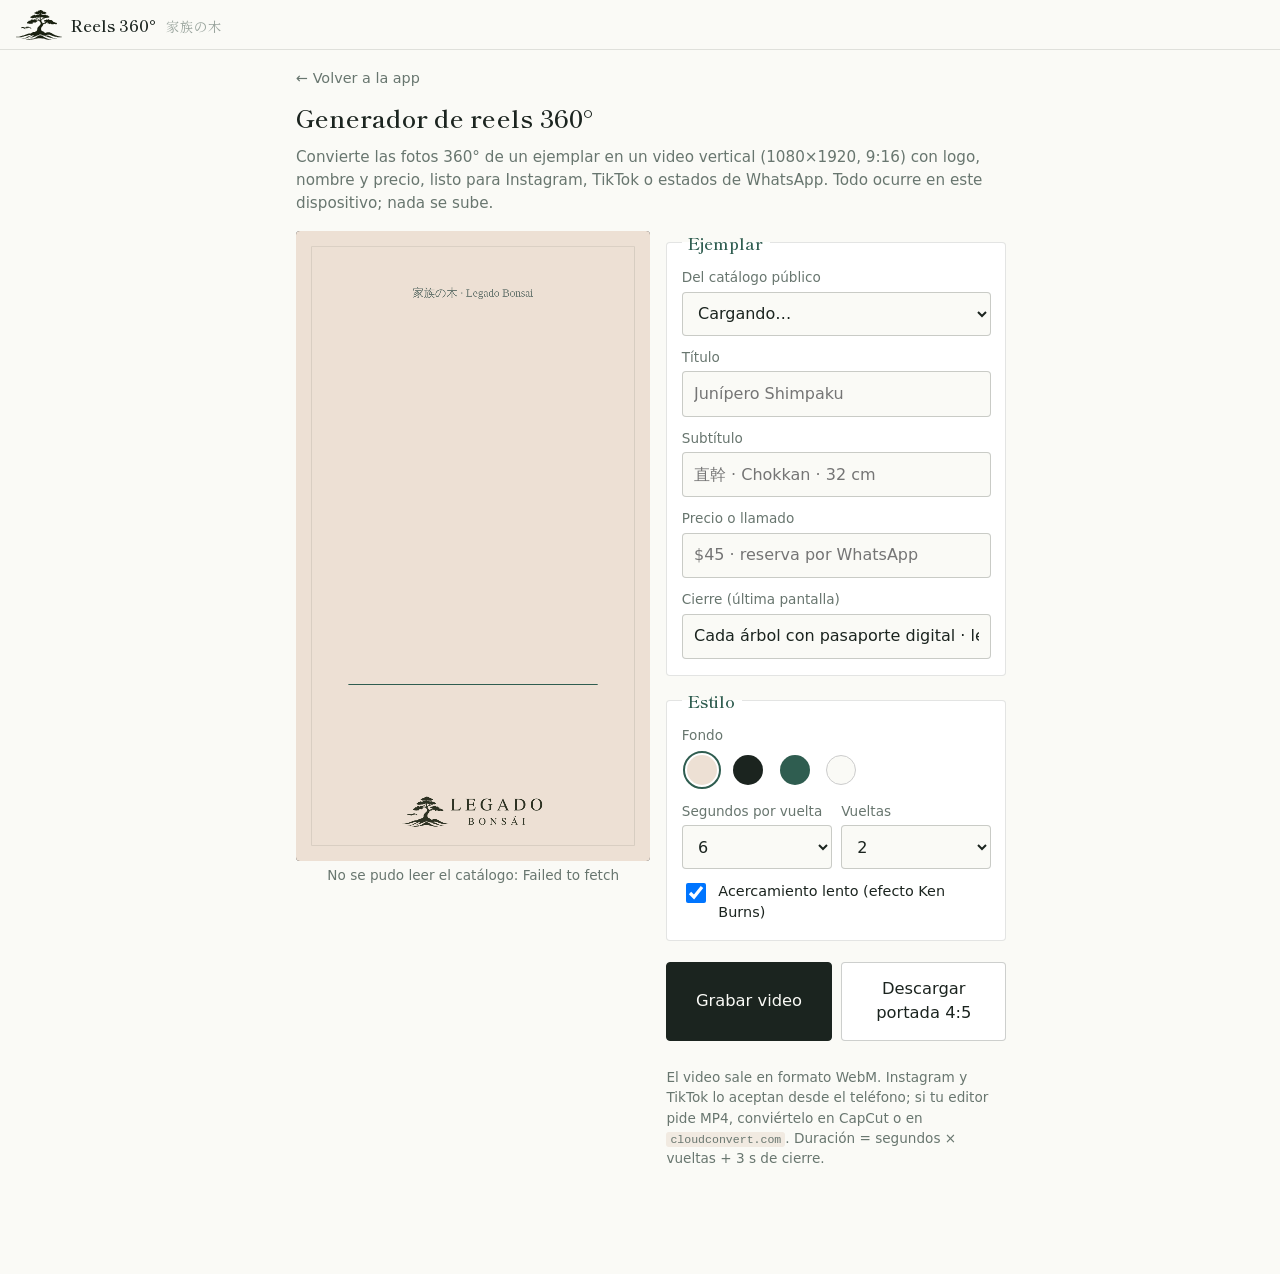
<file: admin/reel.html>
<!DOCTYPE html>
<html lang="es">
<head>
<meta charset="UTF-8">
<meta name="viewport" content="width=device-width, initial-scale=1.0, viewport-fit=cover">
<meta name="robots" content="noindex, nofollow">
<title>Legado Bonsai — Generador de reels 360°</title>
<link rel="preconnect" href="https://fonts.googleapis.com">
<link href="https://fonts.googleapis.com/css2?family=Shippori+Mincho:wght@500;600;700&family=Zen+Kaku+Gothic+New:wght@400;500;700&display=swap" rel="stylesheet">
<link rel="stylesheet" href="admin.css">
<style>
  .reel-preview{ aspect-ratio:9/16; max-height:70vh; margin:0 auto; background:#111; border-radius:var(--radius); overflow:hidden; display:block; width:auto; }
  .reel-grid{ display:grid; gap:1rem; }
  @media (min-width:760px){ .reel-grid{ grid-template-columns:1fr 340px; align-items:start; } }
  .swatches{ display:flex; gap:.4rem; }
  .swatches label{ display:grid; place-items:center; width:40px; height:40px; border-radius:50%; border:2px solid transparent; cursor:pointer; }
  .swatches input{ display:none; }
  .swatches input:checked + span{ outline:2px solid var(--jade); outline-offset:2px; }
  .swatches span{ display:block; width:30px; height:30px; border-radius:50%; }
</style>
</head>
<body>

<header class="topbar">
  <a href="index.html#/inicio" class="brand"><img src="../assets/img/logo/legado-emblema-tinta.svg" alt="Legado Bonsái"><span>Reels 360° <em>家族の木</em></span></a>
</header>

<main id="app">
  <a href="index.html#/inicio" class="back">← Volver a la app</a>
  <h1>Generador de reels 360°</h1>
  <p class="lead">Convierte las fotos 360° de un ejemplar en un video vertical (1080×1920, 9:16) con logo, nombre y precio, listo para Instagram, TikTok o estados de WhatsApp. Todo ocurre en este dispositivo; nada se sube.</p>

  <div class="reel-grid">
    <div>
      <canvas id="cv" class="reel-preview" width="1080" height="1920"></canvas>
      <p class="hint" style="text-align:center" id="estado">Elige un ejemplar.</p>
    </div>
    <form class="form" id="f" onsubmit="return false">
      <fieldset>
        <legend>Ejemplar</legend>
        <label>Del catálogo público<select id="sel"><option value="">Cargando…</option></select></label>
        <label>Título<input id="titulo" placeholder="Junípero Shimpaku"></label>
        <label>Subtítulo<input id="sub" placeholder="直幹 · Chokkan · 32 cm"></label>
        <label>Precio o llamado<input id="precio" placeholder="$45 · reserva por WhatsApp"></label>
        <label>Cierre (última pantalla)<input id="cierre" value="Cada árbol con pasaporte digital · legadobonsai"></label>
      </fieldset>
      <fieldset>
        <legend>Estilo</legend>
        <label>Fondo
          <div class="swatches">
            <label><input type="radio" name="bg" value="#EDE0D4" checked><span style="background:#EDE0D4"></span></label>
            <label><input type="radio" name="bg" value="#1B241F"><span style="background:#1B241F"></span></label>
            <label><input type="radio" name="bg" value="#2F5D50"><span style="background:#2F5D50"></span></label>
            <label><input type="radio" name="bg" value="#FAFAF6"><span style="background:#FAFAF6; border:1px solid #ccc"></span></label>
          </div>
        </label>
        <div class="grid2">
          <label>Segundos por vuelta<select id="vel"><option>4</option><option selected>6</option><option>8</option></select></label>
          <label>Vueltas<select id="vueltas"><option>1</option><option selected>2</option><option>3</option></select></label>
        </div>
        <label class="check"><input type="checkbox" id="ken" checked><span>Acercamiento lento (efecto Ken Burns)</span></label>
      </fieldset>
      <div class="row">
        <button type="button" class="btn solid big" id="btn-grabar">Grabar video</button>
        <button type="button" class="btn big" id="btn-portada">Descargar portada 4:5</button>
      </div>
      <div id="progreso" class="progress" hidden><div class="progress-bar"><i id="pb"></i></div><p id="pm"></p></div>
      <p class="hint">El video sale en formato WebM. Instagram y TikTok lo aceptan desde el teléfono; si tu editor pide MP4, conviértelo en CapCut o en <code>cloudconvert.com</code>. Duración = segundos × vueltas + 3 s de cierre.</p>
    </form>
  </div>
</main>

<script src="../config.js"></script>
<script>
(function () {
  const CFG = window.LEGADO_CONFIG || {};
  const $ = (id) => document.getElementById(id);
  const cv = $('cv'), ctx = cv.getContext('2d');
  const W = 1080, H = 1920;
  let productos = [], fotos = [], logo = null, previewTimer = null, previewIdx = 0;

  const money = (n) => '$' + (parseFloat(n) || 0).toLocaleString('es-EC', { maximumFractionDigits: 2 });
  const cargarImg = (src) => new Promise((res, rej) => { const i = new Image(); i.crossOrigin = 'anonymous'; i.onload = () => res(i); i.onerror = () => rej(new Error('No se pudo cargar ' + src)); i.src = src; });

  async function cargarCatalogo() {
    try {
      const res = await fetch(CFG.API_URL + '?action=catalogo', { redirect: 'follow' });
      const data = await res.json();
      productos = (data.productos || []).filter(p => String(p.Fotos || '').trim());
      $('sel').innerHTML = '<option value="">— Elegir —</option>' + productos.map((p, i) => `<option value="${i}">${p.ID} · ${p.Nombre} (${String(p.Fotos).split(',').length} fotos)</option>`).join('');
      if (!productos.length) $('estado').textContent = 'Ningún ejemplar publicado tiene fotos en Drive todavía.';
    } catch (e) { $('estado').textContent = 'No se pudo leer el catálogo: ' + e.message; }
  }

  async function elegir() {
    const p = productos[$('sel').value];
    if (!p) return;
    $('titulo').value = p.Nombre || '';
    $('sub').value = [p.EstiloJP || p.Estilo, p.Altura, p.Edad].filter(Boolean).join(' · ');
    $('precio').value = (p.Precio ? money(p.Precio) : '') + (p['Estado comercial'] === 'En formación' ? ' · preventa' : ' · reserva por WhatsApp');
    $('estado').textContent = 'Cargando fotos…';
    const urls = String(p.Fotos).split(/[\n,]/).map(s => s.trim()).filter(Boolean);
    try {
      fotos = await Promise.all(urls.map(cargarImg));
      $('estado').textContent = fotos.length + ' fotos listas. Vista previa girando.';
      iniciarPreview();
    } catch (e) { $('estado').textContent = e.message + '. Las fotos de Drive deben ser públicas (la app las sube así).'; }
  }

  function iniciarPreview() {
    clearInterval(previewTimer);
    previewIdx = 0;
    previewTimer = setInterval(() => { dibujar(previewIdx % fotos.length, 0); previewIdx++; }, 1000 * parseFloat($('vel').value) / Math.max(fotos.length, 1));
  }

  function bg() { return document.querySelector('input[name=bg]:checked').value; }
  function esClaro() { const h = bg().replace('#', ''); const r = parseInt(h.slice(0, 2), 16), g = parseInt(h.slice(2, 4), 16), b = parseInt(h.slice(4, 6), 16); return (r * 299 + g * 587 + b * 114) / 1000 > 140; }

  /* Dibuja un cuadro: fondo, foto cuadrada con zoom, textos y logo. t = progreso 0..1 del video. */
  function dibujar(idx, t, cierre) {
    const claro = esClaro();
    const ink = claro ? '#1B241F' : '#FAFAF6', soft = claro ? '#68766F' : '#B9C2BC', accent = claro ? '#2F5D50' : '#8FBFAC';
    ctx.fillStyle = bg(); ctx.fillRect(0, 0, W, H);
    // marco washi sutil
    ctx.strokeStyle = claro ? 'rgba(27,36,31,.12)' : 'rgba(250,250,246,.14)'; ctx.lineWidth = 2; ctx.strokeRect(48, 48, W - 96, H - 96);

    const img = fotos[idx];
    if (img && !cierre) {
      const size = 960, x = (W - size) / 2, y = 380;
      const zoom = $('ken').checked ? 1 + 0.08 * t : 1;
      const s = Math.min(img.width, img.height);
      const sw = s / zoom, sh = s / zoom, sx = (img.width - sw) / 2, sy = (img.height - sh) / 2;
      ctx.save(); ctx.beginPath(); ctx.rect(x, y, size, size); ctx.clip();
      ctx.drawImage(img, sx, sy, sw, sh, x, y, size, size);
      ctx.restore();
    }
    ctx.textAlign = 'center';
    ctx.fillStyle = soft; ctx.font = '500 34px "Shippori Mincho", serif'; ctx.fillText('家族の木 · Legado Bonsai', W / 2, 200);
    if (cierre) {
      ctx.fillStyle = ink; ctx.font = '600 92px "Shippori Mincho", serif'; envolver($('cierre').value, W / 2, H / 2 - 40, 900, 110);
      ctx.fillStyle = accent; ctx.font = '500 40px "Zen Kaku Gothic New", sans-serif'; ctx.fillText('旅券 · pasaporte con historial y QR', W / 2, H / 2 + 200);
    } else {
      ctx.fillStyle = ink; ctx.font = '600 76px "Shippori Mincho", serif'; envolver($('titulo').value, W / 2, 1470, 940, 90);
      ctx.fillStyle = soft; ctx.font = '400 40px "Zen Kaku Gothic New", sans-serif'; ctx.fillText($('sub').value, W / 2, 1585);
      ctx.fillStyle = accent; ctx.font = '700 52px "Zen Kaku Gothic New", sans-serif'; ctx.fillText($('precio').value, W / 2, 1690);
      // indicador de giro
      const n = fotos.length || 1;
      ctx.fillStyle = claro ? 'rgba(27,36,31,.15)' : 'rgba(250,250,246,.2)'; ctx.fillRect(160, 1380, W - 320, 4);
      ctx.fillStyle = accent; ctx.fillRect(160, 1380, (W - 320) * ((idx + 1) / n), 4);
    }
    if (logo) { const lw = 440, lh = lw * logo.height / logo.width; ctx.globalAlpha = .9; ctx.drawImage(logo, (W - lw) / 2, H - 150 - lh / 2, lw, lh); ctx.globalAlpha = 1; }
  }

  function envolver(texto, x, y, maxW, lh) {
    const palabras = String(texto).split(' '); let linea = '', lineas = [];
    palabras.forEach(p => { const t = linea ? linea + ' ' + p : p; if (ctx.measureText(t).width > maxW && linea) { lineas.push(linea); linea = p; } else linea = t; });
    if (linea) lineas.push(linea);
    lineas.forEach((l, i) => ctx.fillText(l, x, y + i * lh));
  }

  async function grabar() {
    if (!fotos.length) { alert('Elige un ejemplar con fotos.'); return; }
    if (!('MediaRecorder' in window)) { alert('Este navegador no puede grabar video. Usa Chrome en Android o en la PC.'); return; }
    clearInterval(previewTimer);
    const fps = 30, seg = parseFloat($('vel').value), vueltas = parseInt($('vueltas').value, 10), cierreSeg = 3;
    const total = seg * vueltas + cierreSeg;
    const frames = Math.round(total * fps);
    const stream = cv.captureStream(fps);
    const mime = ['video/webm;codecs=vp9', 'video/webm;codecs=vp8', 'video/webm', 'video/mp4'].find(m => MediaRecorder.isTypeSupported(m)) || '';
    const rec = new MediaRecorder(stream, mime ? { mimeType: mime, videoBitsPerSecond: 8_000_000 } : undefined);
    const chunks = [];
    rec.ondataavailable = (e) => { if (e.data.size) chunks.push(e.data); };
    const listo = new Promise(res => { rec.onstop = res; });
    $('progreso').hidden = false; $('btn-grabar').disabled = true;
    rec.start(250);
    const t0 = performance.now();
    for (let f = 0; f < frames; f++) {
      const t = f / frames;
      const enCierre = f >= (seg * vueltas) * fps;
      const idx = Math.floor((f / fps / seg) * fotos.length) % fotos.length;
      dibujar(idx, t, enCierre);
      $('pb').style.width = (t * 100) + '%'; $('pm').textContent = `Grabando ${Math.round(t * 100)} %`;
      // Ritmo real: espera hasta el siguiente cuadro.
      const objetivo = t0 + (f + 1) * 1000 / fps;
      const espera = objetivo - performance.now();
      await new Promise(r => setTimeout(r, Math.max(0, espera)));
    }
    rec.stop();
    await listo;
    const blob = new Blob(chunks, { type: rec.mimeType || 'video/webm' });
    const ext = (rec.mimeType || '').includes('mp4') ? 'mp4' : 'webm';
    descargar(blob, `reel-${(productos[$('sel').value] || {}).ID || 'legado'}.${ext}`);
    $('pm').textContent = 'Listo: ' + Math.round(blob.size / 1024 / 1024 * 10) / 10 + ' MB';
    $('btn-grabar').disabled = false;
    iniciarPreview();
  }

  function portada() {
    if (!fotos.length) { alert('Elige un ejemplar con fotos.'); return; }
    // 1080×1350 (4:5) para el feed: recorta el reel por arriba y abajo.
    dibujar(0, 0, false);
    const c = document.createElement('canvas'); c.width = 1080; c.height = 1350;
    c.getContext('2d').drawImage(cv, 0, 285, 1080, 1350, 0, 0, 1080, 1350);
    c.toBlob(b => descargar(b, `portada-${(productos[$('sel').value] || {}).ID || 'legado'}.jpg`), 'image/jpeg', .92);
  }

  function descargar(blob, nombre) {
    const a = document.createElement('a'); a.href = URL.createObjectURL(blob); a.download = nombre; document.body.appendChild(a); a.click();
    setTimeout(() => { URL.revokeObjectURL(a.href); a.remove(); }, 4000);
  }

  document.addEventListener('DOMContentLoaded', async () => {
    try { logo = await cargarImg('../assets/img/logo/png/legado-logo-horizontal-tinta.png'); } catch { logo = null; }
    document.fonts && document.fonts.load('600 76px "Shippori Mincho"');
    cargarCatalogo();
    $('sel').addEventListener('change', elegir);
    ['titulo', 'sub', 'precio', 'cierre', 'vel', 'ken'].forEach(id => $(id).addEventListener('input', () => { if (fotos.length) iniciarPreview(); }));
    document.querySelectorAll('input[name=bg]').forEach(r => r.addEventListener('change', () => { if (fotos.length) iniciarPreview(); }));
    $('btn-grabar').addEventListener('click', grabar);
    $('btn-portada').addEventListener('click', portada);
    dibujar(0, 0, false);
  });
})();
</script>
</body>
</html>
</file>
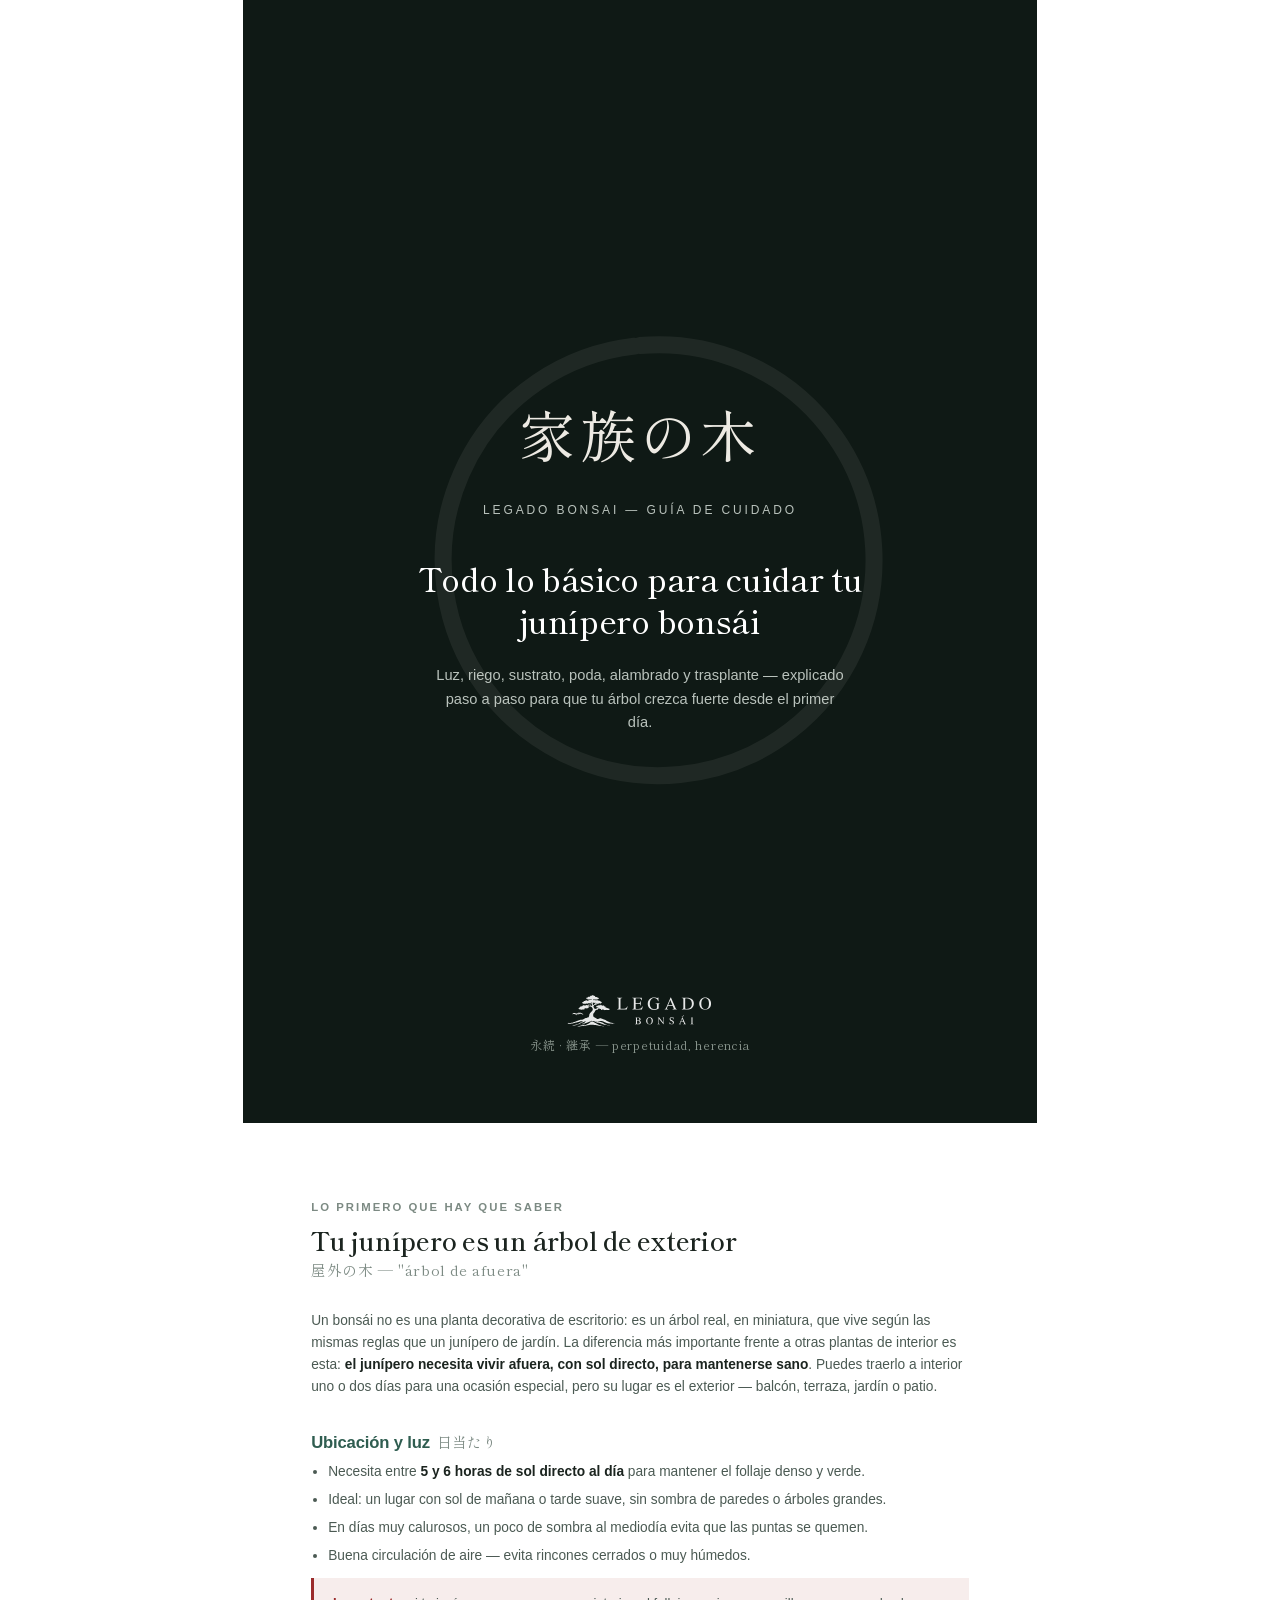
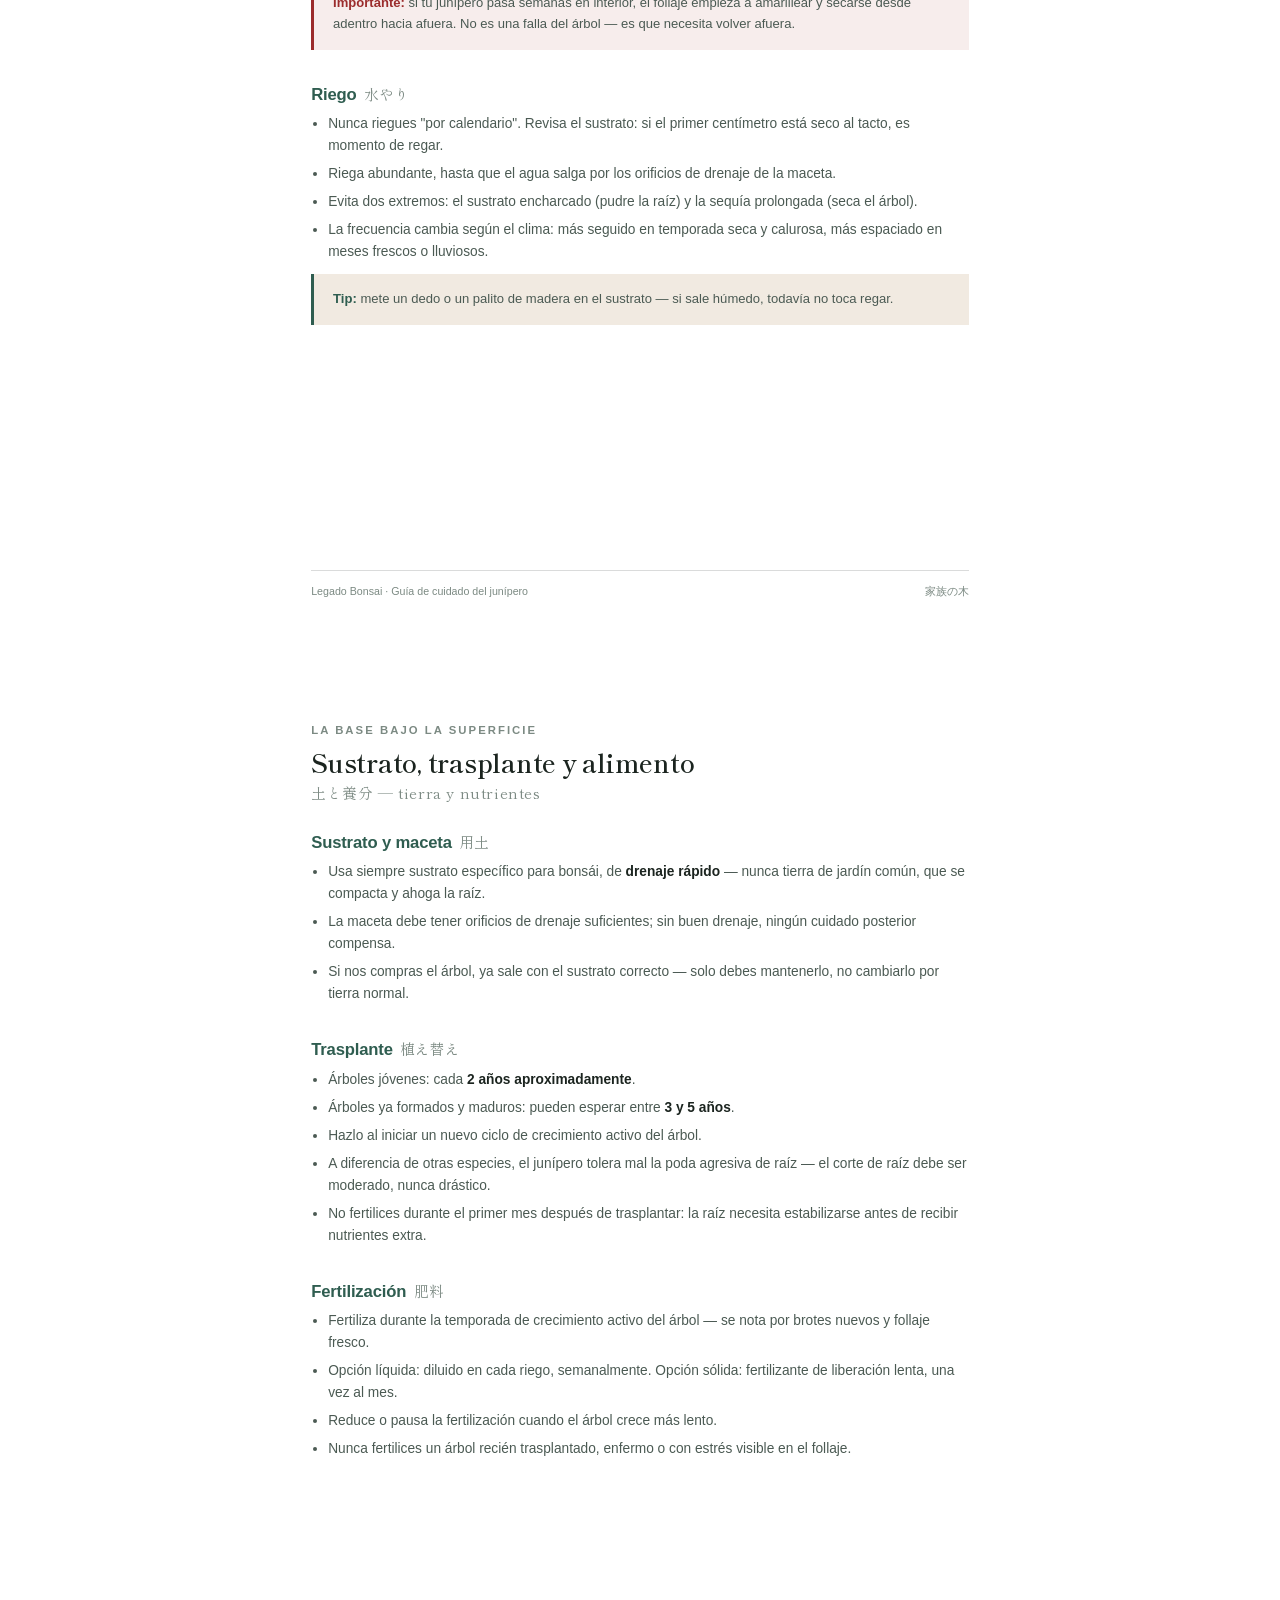
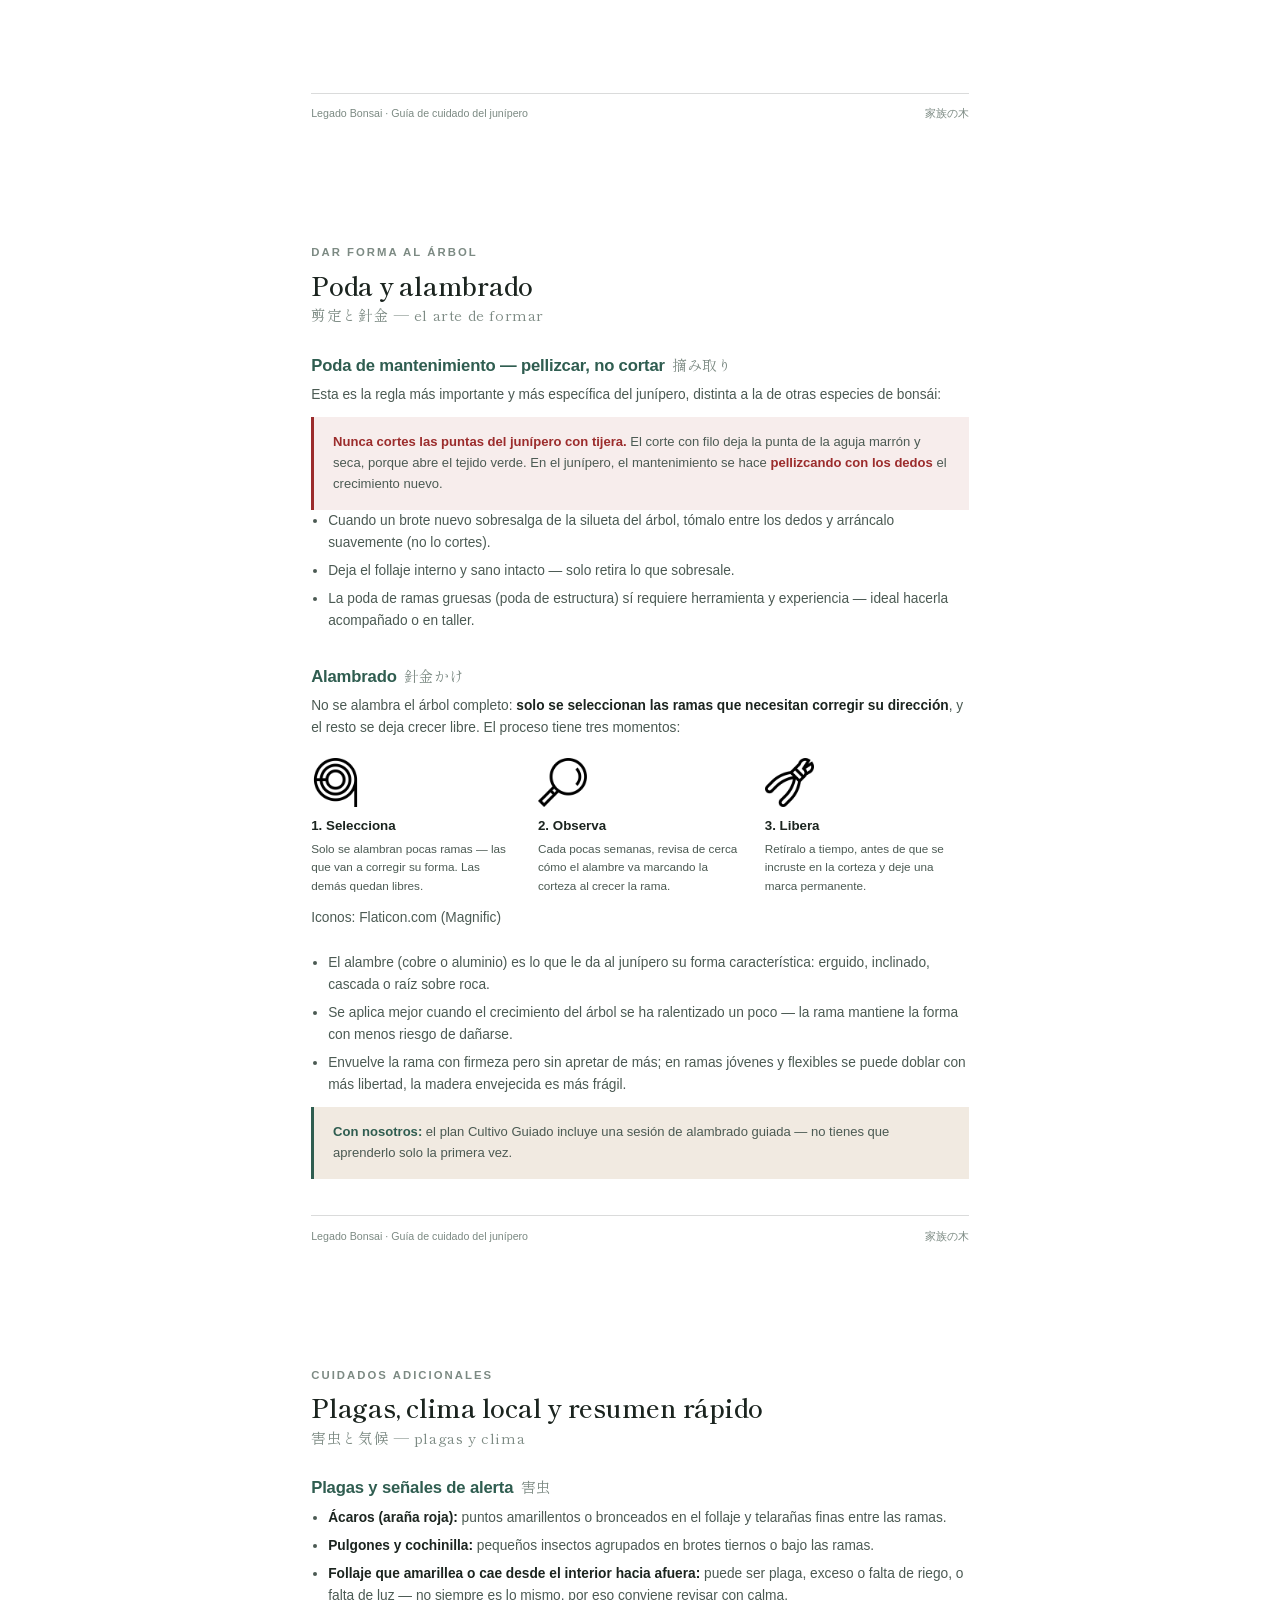
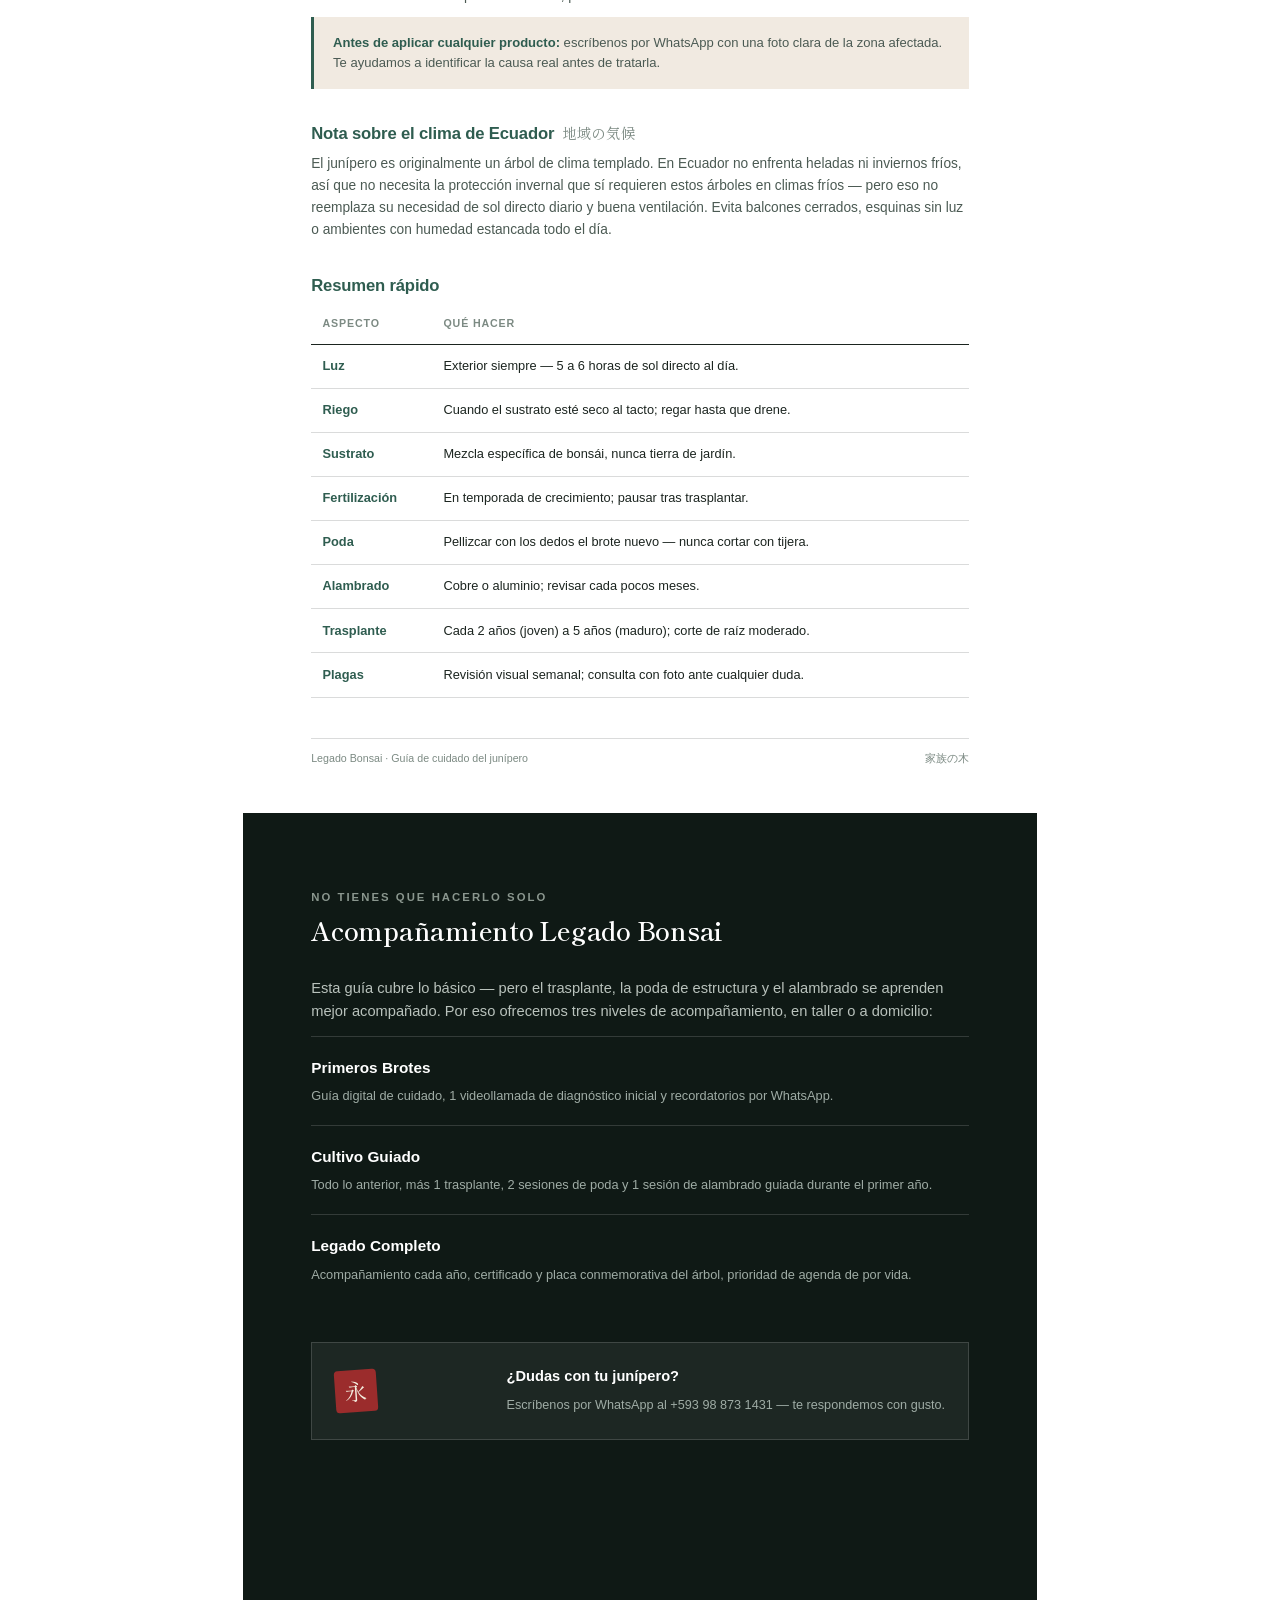
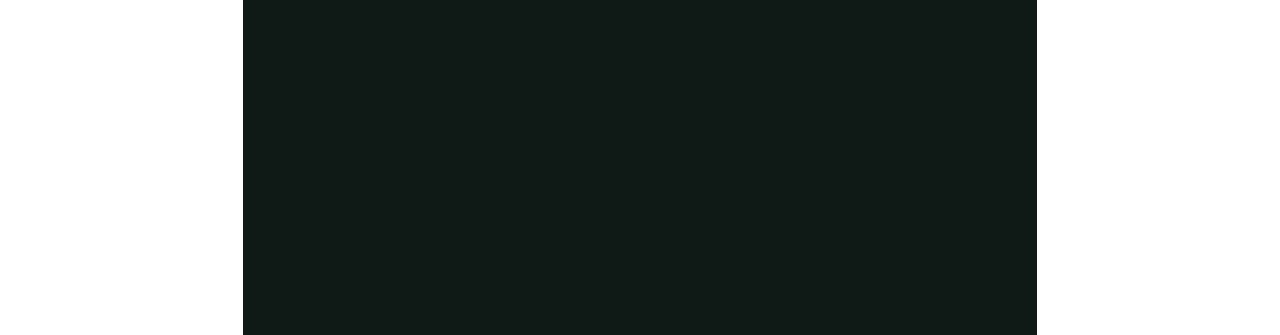
<file: materiales/guia-cuidado-junipero.html>
<!doctype html>
<html lang="es">
<head>
<meta charset="UTF-8">
<title>Guía de Cuidado — Junípero · Legado Bonsai</title>
<link rel="preconnect" href="https://fonts.googleapis.com">
<link href="https://fonts.googleapis.com/css2?family=Shippori+Mincho:wght@400;500;600;700&family=Zen+Kaku+Gothic+New:wght@300;400;500;700&display=swap" rel="stylesheet">
<style>
  :root{
    --paper:#FAFAF6;
    --ink:#1B241F;
    --ink-soft:#4B5A53;
    --ink-faint:#7C8A83;
    --jade:#2F5D50;
    --jade-deep:#16241F;
    --jade-deeper:#0F1915;
    --kohaku:#9B2C2C;
    --gold:#B8892B;
    --line:rgba(27,36,31,.16);
    --washi:#F1EAE1;
  }
  *{ box-sizing:border-box; }
  html,body{ margin:0; padding:0; }
  body{
    font-family:'Zen Kaku Gothic New','Hiragino Sans',sans-serif;
    color:var(--ink);
    font-size:11pt;
    line-height:1.6;
    background:#fff;
  }
  h1,h2,h3{
    font-family:'Shippori Mincho',serif;
    color:var(--ink);
    line-height:1.3;
    margin:0 0 .4em;
    font-weight:600;
    letter-spacing:-.01em;
  }
  p{ margin:0 0 .8em; }
  strong{ color:var(--ink); font-weight:700; }
  @page{ size:A4; margin:0; }
  .page{
    width:210mm; min-height:297mm; padding:20mm 18mm; margin:0 auto;
    page-break-after:always; position:relative; overflow:hidden;
  }
  .page:last-child{ page-break-after:auto; }

  /* ---------- PORTADA ---------- */
  .cover{
    background:var(--jade-deeper); color:#EDEAE3; padding:0;
    display:flex; flex-direction:column; align-items:center; justify-content:center;
    text-align:center;
  }
  .cover .enso{
    position:absolute; top:50%; left:50%; width:150mm; height:150mm;
    transform:translate(-50%,-50%); opacity:.07; pointer-events:none;
  }
  .cover .kanji-big{ font-family:'Shippori Mincho',serif; font-size:15mm; letter-spacing:.06em; margin-bottom:6mm; }
  .cover .eyebrow{ font-size:9pt; letter-spacing:.24em; text-transform:uppercase; color:#B9C2BC; margin-bottom:10mm; }
  .cover h1{ color:#fff; font-size:24pt; font-weight:500; max-width:130mm; margin:0 auto 6mm; letter-spacing:-.01em; }
  .cover .sub{ color:#B9C2BC; font-size:11pt; max-width:110mm; margin:0 auto; }
  .cover .brandline{ position:absolute; bottom:18mm; left:0; right:0; display:flex; flex-direction:column; align-items:center; gap:2mm; }
  .cover .brandline img{ height:9mm; filter:brightness(0) invert(1); opacity:.9; }
  .cover .brandline .jp{ font-family:'Shippori Mincho',serif; font-size:9pt; color:#8A968E; letter-spacing:.06em; }

  /* ---------- PÁGINAS DE CONTENIDO ---------- */
  .kicker{ font-size:8.5pt; letter-spacing:.18em; text-transform:uppercase; color:var(--ink-faint); font-weight:700; margin-bottom:2mm; }
  .page h2{ font-size:19pt; margin-bottom:8mm; }
  .page h2 .jp-accent{ font-size:11pt; color:var(--ink-faint); font-weight:400; display:block; margin-top:1mm; letter-spacing:.04em; }

  .block{ margin-bottom:9mm; }
  .block h3{ font-size:12.5pt; color:var(--jade); font-weight:700; font-family:'Zen Kaku Gothic New',sans-serif; margin-bottom:2mm; display:flex; align-items:baseline; gap:2mm; }
  .block h3 .jp{ font-family:'Shippori Mincho',serif; color:var(--ink-faint); font-size:11pt; font-weight:400; }
  .block p{ color:var(--ink-soft); font-size:10.3pt; }
  .block ul{ margin:0 0 .8em; padding-left:4.5mm; color:var(--ink-soft); font-size:10.3pt; }
  .block li{ margin-bottom:1.6mm; }
  .block li strong{ color:var(--ink); }

  .wire-steps{ display:flex; gap:6mm; margin:5mm 0 3mm; }
  .wire-steps .wire-step{ flex:1; text-align:left; }
  .wire-steps img{ width:13mm; height:13mm; object-fit:contain; margin-bottom:2mm; display:block; }
  .wire-steps h4{ font-family:'Zen Kaku Gothic New',sans-serif; font-size:10pt; font-weight:700; color:var(--ink); margin:0 0 1mm; }
  .wire-steps p{ font-size:8.8pt; color:var(--ink-soft); margin:0; }
  .icon-credit{ font-size:6.6pt; color:var(--ink-faint); margin:0 0 6mm; }
  .icon-credit a{ color:inherit; }

  .callout{
    background:var(--washi); border-left:3px solid var(--jade); padding:4mm 5mm;
    font-size:9.8pt; color:var(--ink-soft); margin-top:2mm;
  }
  .callout strong{ color:var(--jade); }

  .warn{
    background:#F7EDEC; border-left:3px solid var(--kohaku); padding:4mm 5mm;
    font-size:9.8pt; color:var(--ink-soft); margin-top:2mm;
  }
  .warn strong{ color:var(--kohaku); }

  .footer-note{
    position:absolute; bottom:12mm; left:18mm; right:18mm;
    font-size:8pt; color:var(--ink-faint); border-top:1px solid var(--line); padding-top:3mm;
    display:flex; justify-content:space-between;
  }

  .two-col{ display:flex; gap:10mm; }
  .two-col > div{ flex:1; }

  /* ---------- TABLA RESUMEN ---------- */
  table.resumen{ width:100%; border-collapse:collapse; font-size:9.6pt; }
  table.resumen th, table.resumen td{ text-align:left; padding:3mm 3mm; border-bottom:1px solid var(--line); vertical-align:top; }
  table.resumen thead th{ font-size:8pt; text-transform:uppercase; letter-spacing:.08em; color:var(--ink-faint); border-bottom:1px solid var(--ink); }
  table.resumen td.aspecto{ font-weight:700; color:var(--jade); white-space:nowrap; width:32mm; }

  /* ---------- CONTRAPORTADA / ACOMPAÑAMIENTO ---------- */
  .back{ background:var(--jade-deeper); color:#EDEAE3; }
  .back .kicker{ color:#8A968E; }
  .back h2{ color:#fff; }
  .back p{ color:#B9C2BC; }
  .tier{ border-top:1px solid rgba(255,255,255,.15); padding:5mm 0; }
  .tier h4{ font-family:'Zen Kaku Gothic New',sans-serif; font-size:11.5pt; font-weight:700; color:#fff; margin:0 0 1.5mm; }
  .tier p{ font-size:9.6pt; margin:0; color:#9FACA5; }
  .contact-box{
    margin-top:10mm; padding:6mm; background:rgba(255,255,255,.06); border:1px solid rgba(255,255,255,.15);
    display:flex; align-items:center; justify-content:space-between; gap:6mm;
  }
  .contact-box .hanko{
    display:inline-flex; align-items:center; justify-content:center; flex:none;
    width:11mm; height:11mm; background:var(--kohaku); color:#F4EEDF;
    font-family:'Shippori Mincho',serif; font-size:6mm; border-radius:1mm; transform:rotate(-4deg);
  }
  .contact-box .msg strong{ color:#fff; display:block; font-size:11pt; margin-bottom:1mm; }
  .contact-box .msg span{ color:#9FACA5; font-size:9.5pt; }
</style>
</head>
<body>

<!-- ===================== PORTADA ===================== -->
<section class="page cover">
  <svg class="enso" viewBox="0 0 200 200" aria-hidden="true">
    <path d="M100,24 A76,76 0 1,1 98,24.2" fill="none" stroke="#EDEAE3" stroke-width="6" stroke-linecap="round"/>
  </svg>
  <div class="kanji-big">家族の木</div>
  <div class="eyebrow">Legado Bonsai — Guía de cuidado</div>
  <h1>Todo lo básico para cuidar tu junípero bonsái</h1>
  <p class="sub">Luz, riego, sustrato, poda, alambrado y trasplante — explicado paso a paso para que tu árbol crezca fuerte desde el primer día.</p>
  <div class="brandline">
    <img src="../assets/img/logo/legado-logo-horizontal-blanco.svg" alt="Legado Bonsái">
    <div class="jp">永続 · 継承 — perpetuidad, herencia</div>
  </div>
</section>

<!-- ===================== INTRO + LUZ + RIEGO ===================== -->
<section class="page">
  <div class="kicker">Lo primero que hay que saber</div>
  <h2>Tu junípero es un árbol de exterior<span class="jp-accent">屋外の木 — "árbol de afuera"</span></h2>

  <div class="block">
    <p>Un bonsái no es una planta decorativa de escritorio: es un árbol real, en miniatura, que vive según las mismas reglas que un junípero de jardín. La diferencia más importante frente a otras plantas de interior es esta: <strong>el junípero necesita vivir afuera, con sol directo, para mantenerse sano</strong>. Puedes traerlo a interior uno o dos días para una ocasión especial, pero su lugar es el exterior — balcón, terraza, jardín o patio.</p>
  </div>

  <div class="block">
    <h3>Ubicación y luz <span class="jp">日当たり</span></h3>
    <ul>
      <li>Necesita entre <strong>5 y 6 horas de sol directo al día</strong> para mantener el follaje denso y verde.</li>
      <li>Ideal: un lugar con sol de mañana o tarde suave, sin sombra de paredes o árboles grandes.</li>
      <li>En días muy calurosos, un poco de sombra al mediodía evita que las puntas se quemen.</li>
      <li>Buena circulación de aire — evita rincones cerrados o muy húmedos.</li>
    </ul>
    <div class="warn"><strong>Importante:</strong> si tu junípero pasa semanas en interior, el follaje empieza a amarillear y secarse desde adentro hacia afuera. No es una falla del árbol — es que necesita volver afuera.</div>
  </div>

  <div class="block">
    <h3>Riego <span class="jp">水やり</span></h3>
    <ul>
      <li>Nunca riegues "por calendario". Revisa el sustrato: si el primer centímetro está seco al tacto, es momento de regar.</li>
      <li>Riega abundante, hasta que el agua salga por los orificios de drenaje de la maceta.</li>
      <li>Evita dos extremos: el sustrato encharcado (pudre la raíz) y la sequía prolongada (seca el árbol).</li>
      <li>La frecuencia cambia según el clima: más seguido en temporada seca y calurosa, más espaciado en meses frescos o lluviosos.</li>
    </ul>
    <div class="callout"><strong>Tip:</strong> mete un dedo o un palito de madera en el sustrato — si sale húmedo, todavía no toca regar.</div>
  </div>

  <div class="footer-note"><span>Legado Bonsai · Guía de cuidado del junípero</span><span>家族の木</span></div>
</section>

<!-- ===================== SUSTRATO + TRASPLANTE + FERTILIZACIÓN ===================== -->
<section class="page">
  <div class="kicker">La base bajo la superficie</div>
  <h2>Sustrato, trasplante y alimento<span class="jp-accent">土と養分 — tierra y nutrientes</span></h2>

  <div class="block">
    <h3>Sustrato y maceta <span class="jp">用土</span></h3>
    <ul>
      <li>Usa siempre sustrato específico para bonsái, de <strong>drenaje rápido</strong> — nunca tierra de jardín común, que se compacta y ahoga la raíz.</li>
      <li>La maceta debe tener orificios de drenaje suficientes; sin buen drenaje, ningún cuidado posterior compensa.</li>
      <li>Si nos compras el árbol, ya sale con el sustrato correcto — solo debes mantenerlo, no cambiarlo por tierra normal.</li>
    </ul>
  </div>

  <div class="block">
    <h3>Trasplante <span class="jp">植え替え</span></h3>
    <ul>
      <li>Árboles jóvenes: cada <strong>2 años aproximadamente</strong>.</li>
      <li>Árboles ya formados y maduros: pueden esperar entre <strong>3 y 5 años</strong>.</li>
      <li>Hazlo al iniciar un nuevo ciclo de crecimiento activo del árbol.</li>
      <li>A diferencia de otras especies, el junípero tolera mal la poda agresiva de raíz — el corte de raíz debe ser moderado, nunca drástico.</li>
      <li>No fertilices durante el primer mes después de trasplantar: la raíz necesita estabilizarse antes de recibir nutrientes extra.</li>
    </ul>
  </div>

  <div class="block">
    <h3>Fertilización <span class="jp">肥料</span></h3>
    <ul>
      <li>Fertiliza durante la temporada de crecimiento activo del árbol — se nota por brotes nuevos y follaje fresco.</li>
      <li>Opción líquida: diluido en cada riego, semanalmente. Opción sólida: fertilizante de liberación lenta, una vez al mes.</li>
      <li>Reduce o pausa la fertilización cuando el árbol crece más lento.</li>
      <li>Nunca fertilices un árbol recién trasplantado, enfermo o con estrés visible en el follaje.</li>
    </ul>
  </div>

  <div class="footer-note"><span>Legado Bonsai · Guía de cuidado del junípero</span><span>家族の木</span></div>
</section>

<!-- ===================== PODA/PINZADO + ALAMBRADO ===================== -->
<section class="page">
  <div class="kicker">Dar forma al árbol</div>
  <h2>Poda y alambrado<span class="jp-accent">剪定と針金 — el arte de formar</span></h2>

  <div class="block">
    <h3>Poda de mantenimiento — pellizcar, no cortar <span class="jp">摘み取り</span></h3>
    <p>Esta es la regla más importante y más específica del junípero, distinta a la de otras especies de bonsái:</p>
    <div class="warn"><strong>Nunca cortes las puntas del junípero con tijera.</strong> El corte con filo deja la punta de la aguja marrón y seca, porque abre el tejido verde. En el junípero, el mantenimiento se hace <strong>pellizcando con los dedos</strong> el crecimiento nuevo.</div>
    <ul>
      <li>Cuando un brote nuevo sobresalga de la silueta del árbol, tómalo entre los dedos y arráncalo suavemente (no lo cortes).</li>
      <li>Deja el follaje interno y sano intacto — solo retira lo que sobresale.</li>
      <li>La poda de ramas gruesas (poda de estructura) sí requiere herramienta y experiencia — ideal hacerla acompañado o en taller.</li>
    </ul>
  </div>

  <div class="block">
    <h3>Alambrado <span class="jp">針金かけ</span></h3>
    <p>No se alambra el árbol completo: <strong>solo se seleccionan las ramas que necesitan corregir su dirección</strong>, y el resto se deja crecer libre. El proceso tiene tres momentos:</p>

    <div class="wire-steps">
      <div class="wire-step">
        <img src="icons/wire-coil.png" alt="Alambre">
        <h4>1. Selecciona</h4>
        <p>Solo se alambran pocas ramas — las que van a corregir su forma. Las demás quedan libres.</p>
      </div>
      <div class="wire-step">
        <img src="icons/magnifying-glass.png" alt="Lupa">
        <h4>2. Observa</h4>
        <p>Cada pocas semanas, revisa de cerca cómo el alambre va marcando la corteza al crecer la rama.</p>
      </div>
      <div class="wire-step">
        <img src="icons/pliers.png" alt="Alicate">
        <h4>3. Libera</h4>
        <p>Retíralo a tiempo, antes de que se incruste en la corteza y deje una marca permanente.</p>
      </div>
    </div>
    <p class="icon-credit">Iconos: Flaticon.com (Magnific)</p>

    <ul>
      <li>El alambre (cobre o aluminio) es lo que le da al junípero su forma característica: erguido, inclinado, cascada o raíz sobre roca.</li>
      <li>Se aplica mejor cuando el crecimiento del árbol se ha ralentizado un poco — la rama mantiene la forma con menos riesgo de dañarse.</li>
      <li>Envuelve la rama con firmeza pero sin apretar de más; en ramas jóvenes y flexibles se puede doblar con más libertad, la madera envejecida es más frágil.</li>
    </ul>
    <div class="callout"><strong>Con nosotros:</strong> el plan Cultivo Guiado incluye una sesión de alambrado guiada — no tienes que aprenderlo solo la primera vez.</div>
  </div>

  <div class="footer-note"><span>Legado Bonsai · Guía de cuidado del junípero</span><span>家族の木</span></div>
</section>

<!-- ===================== PLAGAS + CLIMA ECUADOR + TABLA RESUMEN ===================== -->
<section class="page">
  <div class="kicker">Cuidados adicionales</div>
  <h2>Plagas, clima local y resumen rápido<span class="jp-accent">害虫と気候 — plagas y clima</span></h2>

  <div class="block">
    <h3>Plagas y señales de alerta <span class="jp">害虫</span></h3>
    <ul>
      <li><strong>Ácaros (araña roja):</strong> puntos amarillentos o bronceados en el follaje y telarañas finas entre las ramas.</li>
      <li><strong>Pulgones y cochinilla:</strong> pequeños insectos agrupados en brotes tiernos o bajo las ramas.</li>
      <li><strong>Follaje que amarillea o cae desde el interior hacia afuera:</strong> puede ser plaga, exceso o falta de riego, o falta de luz — no siempre es lo mismo, por eso conviene revisar con calma.</li>
    </ul>
    <div class="callout"><strong>Antes de aplicar cualquier producto:</strong> escríbenos por WhatsApp con una foto clara de la zona afectada. Te ayudamos a identificar la causa real antes de tratarla.</div>
  </div>

  <div class="block">
    <h3>Nota sobre el clima de Ecuador <span class="jp">地域の気候</span></h3>
    <p>El junípero es originalmente un árbol de clima templado. En Ecuador no enfrenta heladas ni inviernos fríos, así que no necesita la protección invernal que sí requieren estos árboles en climas fríos — pero eso no reemplaza su necesidad de sol directo diario y buena ventilación. Evita balcones cerrados, esquinas sin luz o ambientes con humedad estancada todo el día.</p>
  </div>

  <div class="block">
    <h3>Resumen rápido</h3>
    <table class="resumen">
      <thead><tr><th>Aspecto</th><th>Qué hacer</th></tr></thead>
      <tbody>
        <tr><td class="aspecto">Luz</td><td>Exterior siempre — 5 a 6 horas de sol directo al día.</td></tr>
        <tr><td class="aspecto">Riego</td><td>Cuando el sustrato esté seco al tacto; regar hasta que drene.</td></tr>
        <tr><td class="aspecto">Sustrato</td><td>Mezcla específica de bonsái, nunca tierra de jardín.</td></tr>
        <tr><td class="aspecto">Fertilización</td><td>En temporada de crecimiento; pausar tras trasplantar.</td></tr>
        <tr><td class="aspecto">Poda</td><td>Pellizcar con los dedos el brote nuevo — nunca cortar con tijera.</td></tr>
        <tr><td class="aspecto">Alambrado</td><td>Cobre o aluminio; revisar cada pocos meses.</td></tr>
        <tr><td class="aspecto">Trasplante</td><td>Cada 2 años (joven) a 5 años (maduro); corte de raíz moderado.</td></tr>
        <tr><td class="aspecto">Plagas</td><td>Revisión visual semanal; consulta con foto ante cualquier duda.</td></tr>
      </tbody>
    </table>
  </div>

  <div class="footer-note"><span>Legado Bonsai · Guía de cuidado del junípero</span><span>家族の木</span></div>
</section>

<!-- ===================== CONTRAPORTADA / ACOMPAÑAMIENTO ===================== -->
<section class="page back">
  <div class="kicker">No tienes que hacerlo solo</div>
  <h2>Acompañamiento Legado Bonsai</h2>
  <p>Esta guía cubre lo básico — pero el trasplante, la poda de estructura y el alambrado se aprenden mejor acompañado. Por eso ofrecemos tres niveles de acompañamiento, en taller o a domicilio:</p>

  <div class="tier">
    <h4>Primeros Brotes</h4>
    <p>Guía digital de cuidado, 1 videollamada de diagnóstico inicial y recordatorios por WhatsApp.</p>
  </div>
  <div class="tier">
    <h4>Cultivo Guiado</h4>
    <p>Todo lo anterior, más 1 trasplante, 2 sesiones de poda y 1 sesión de alambrado guiada durante el primer año.</p>
  </div>
  <div class="tier">
    <h4>Legado Completo</h4>
    <p>Acompañamiento cada año, certificado y placa conmemorativa del árbol, prioridad de agenda de por vida.</p>
  </div>

  <div class="contact-box">
    <span class="hanko" aria-hidden="true">永</span>
    <div class="msg">
      <strong>¿Dudas con tu junípero?</strong>
      <span>Escríbenos por WhatsApp al +593 98 873 1431 — te respondemos con gusto.</span>
    </div>
  </div>
</section>

</body>
</html>
</file>
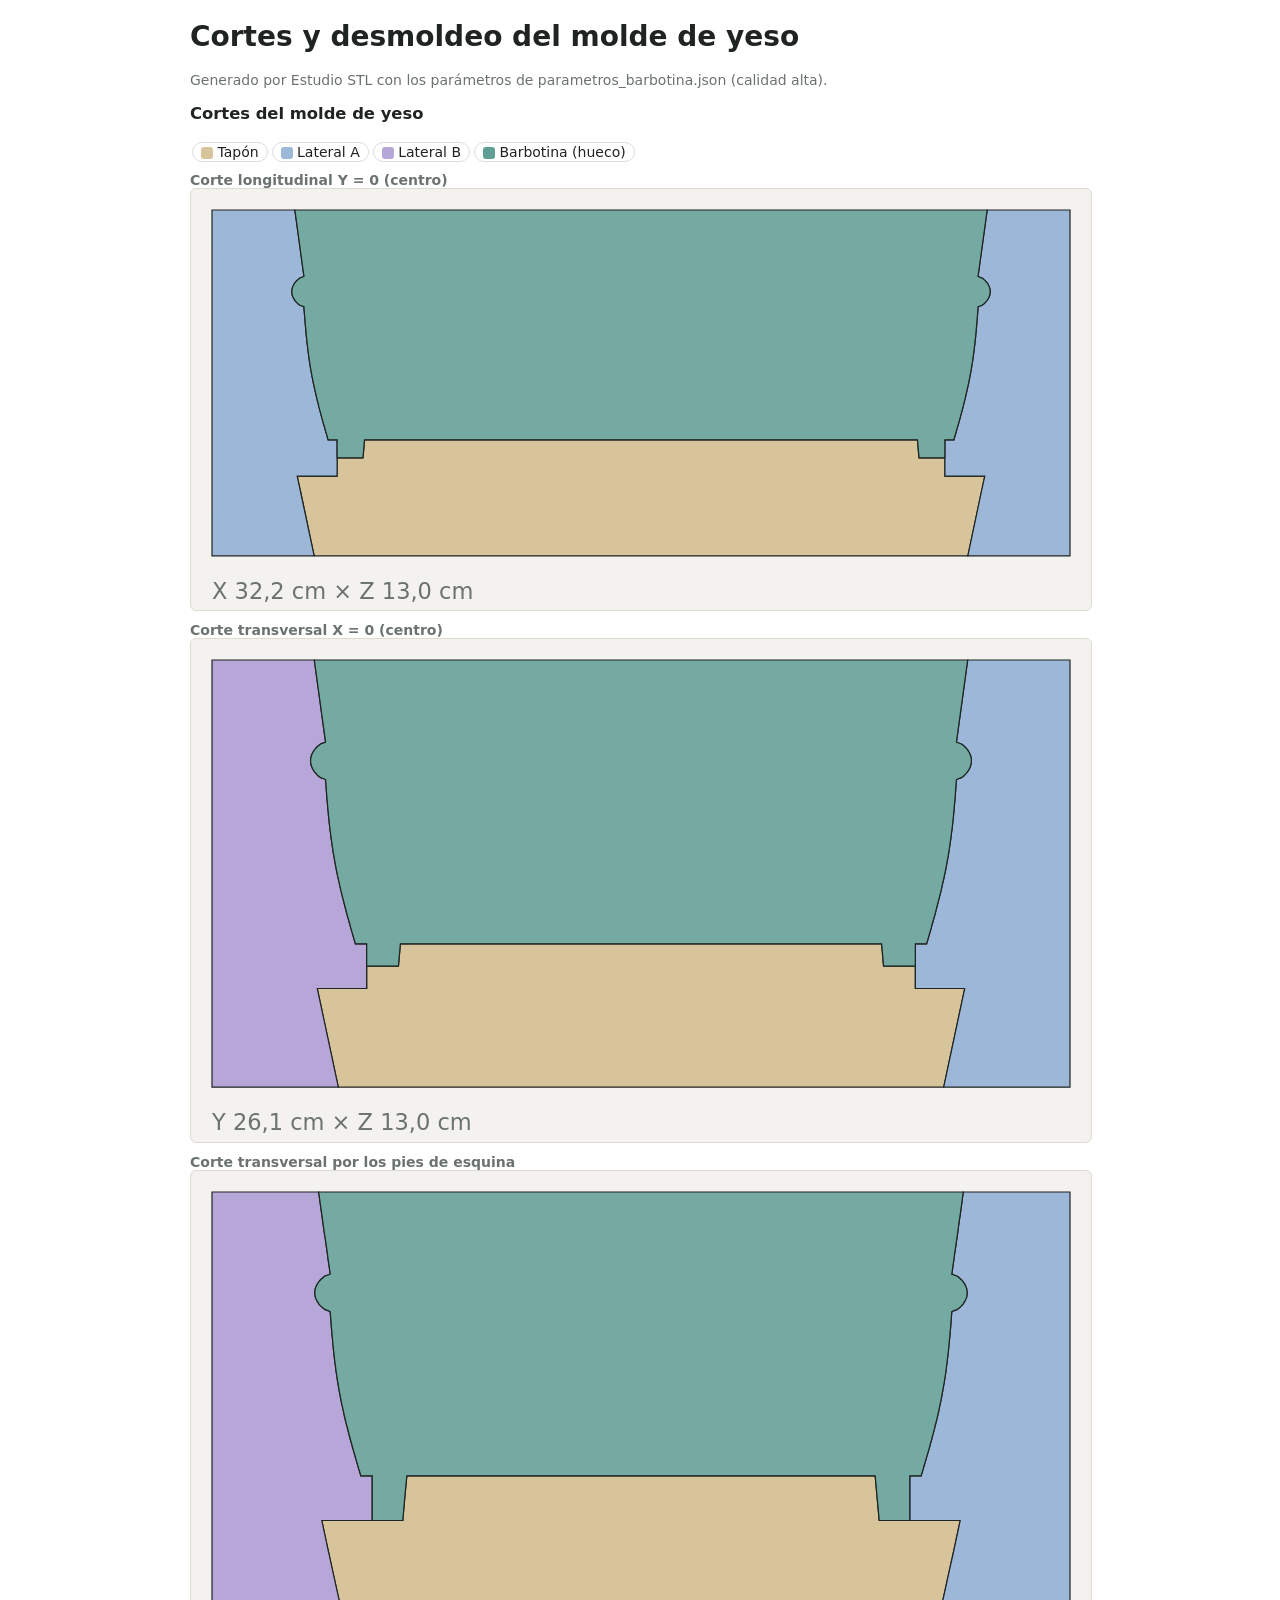
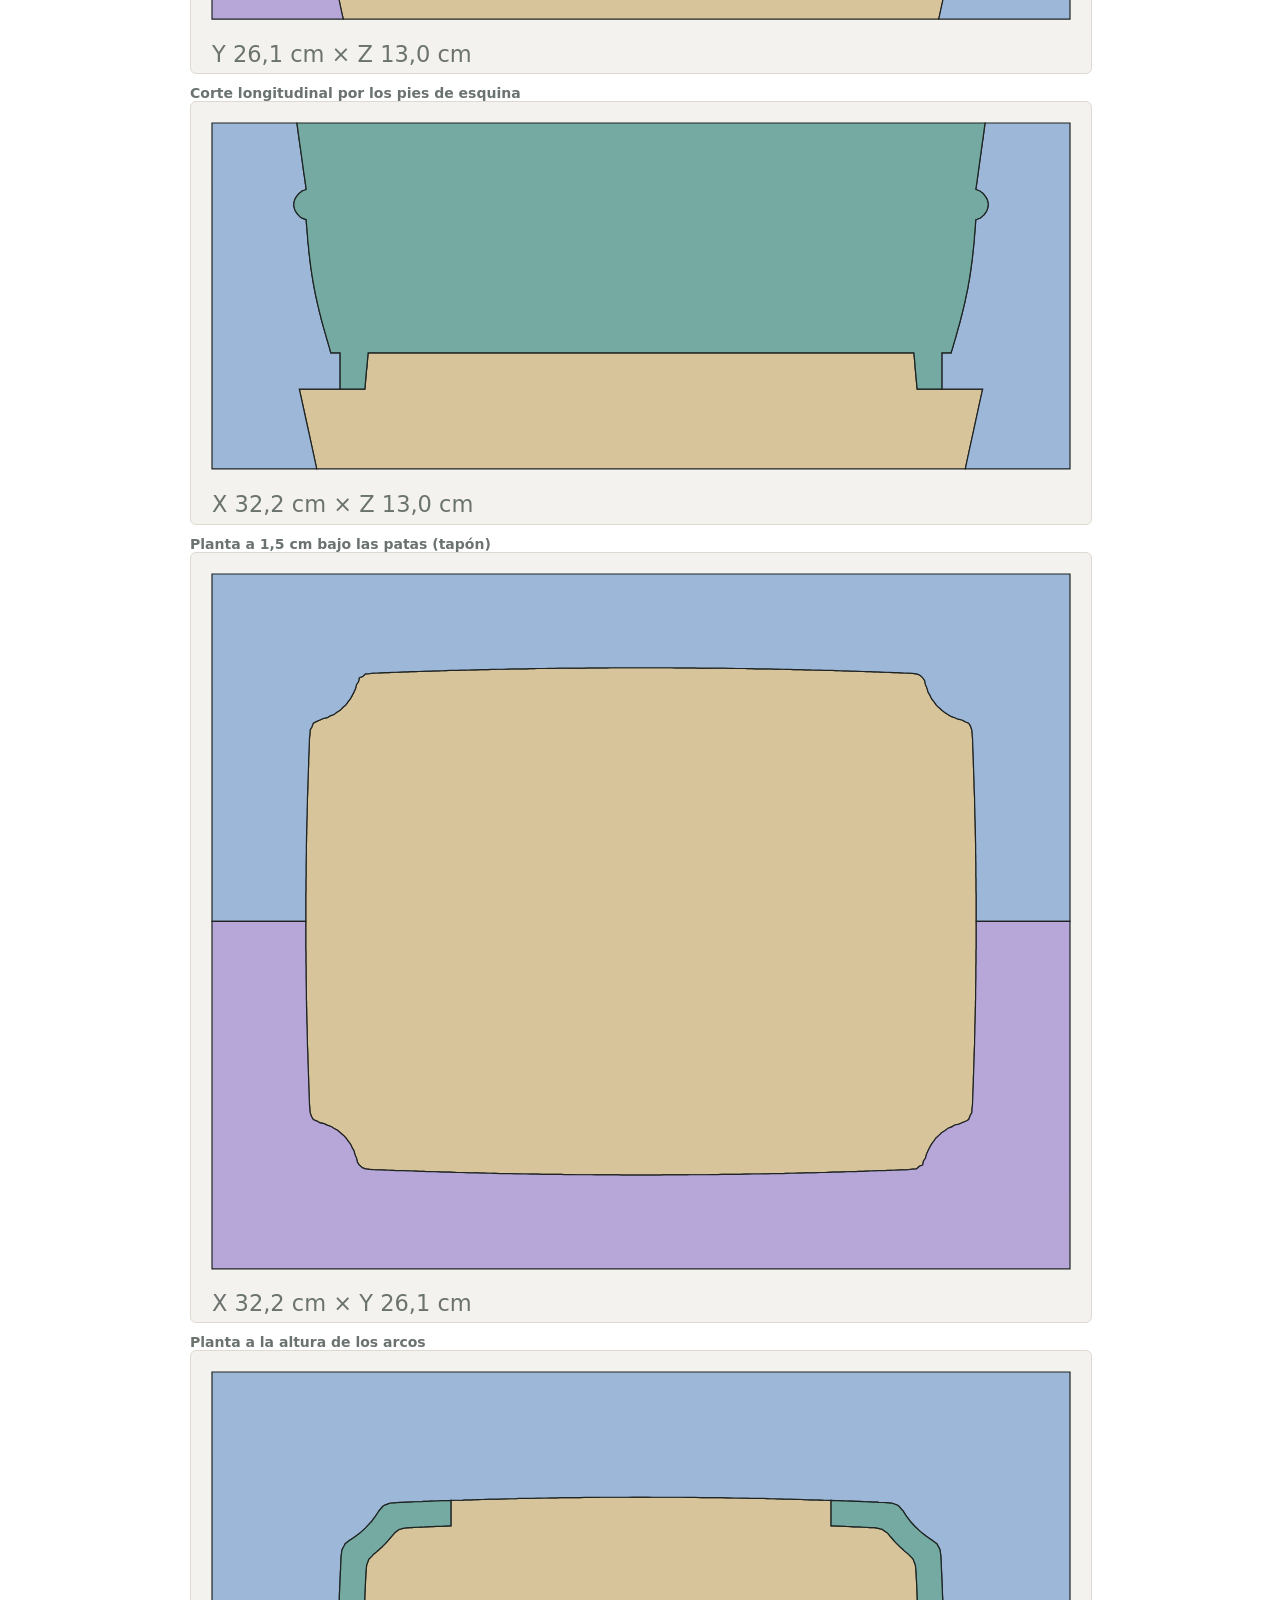
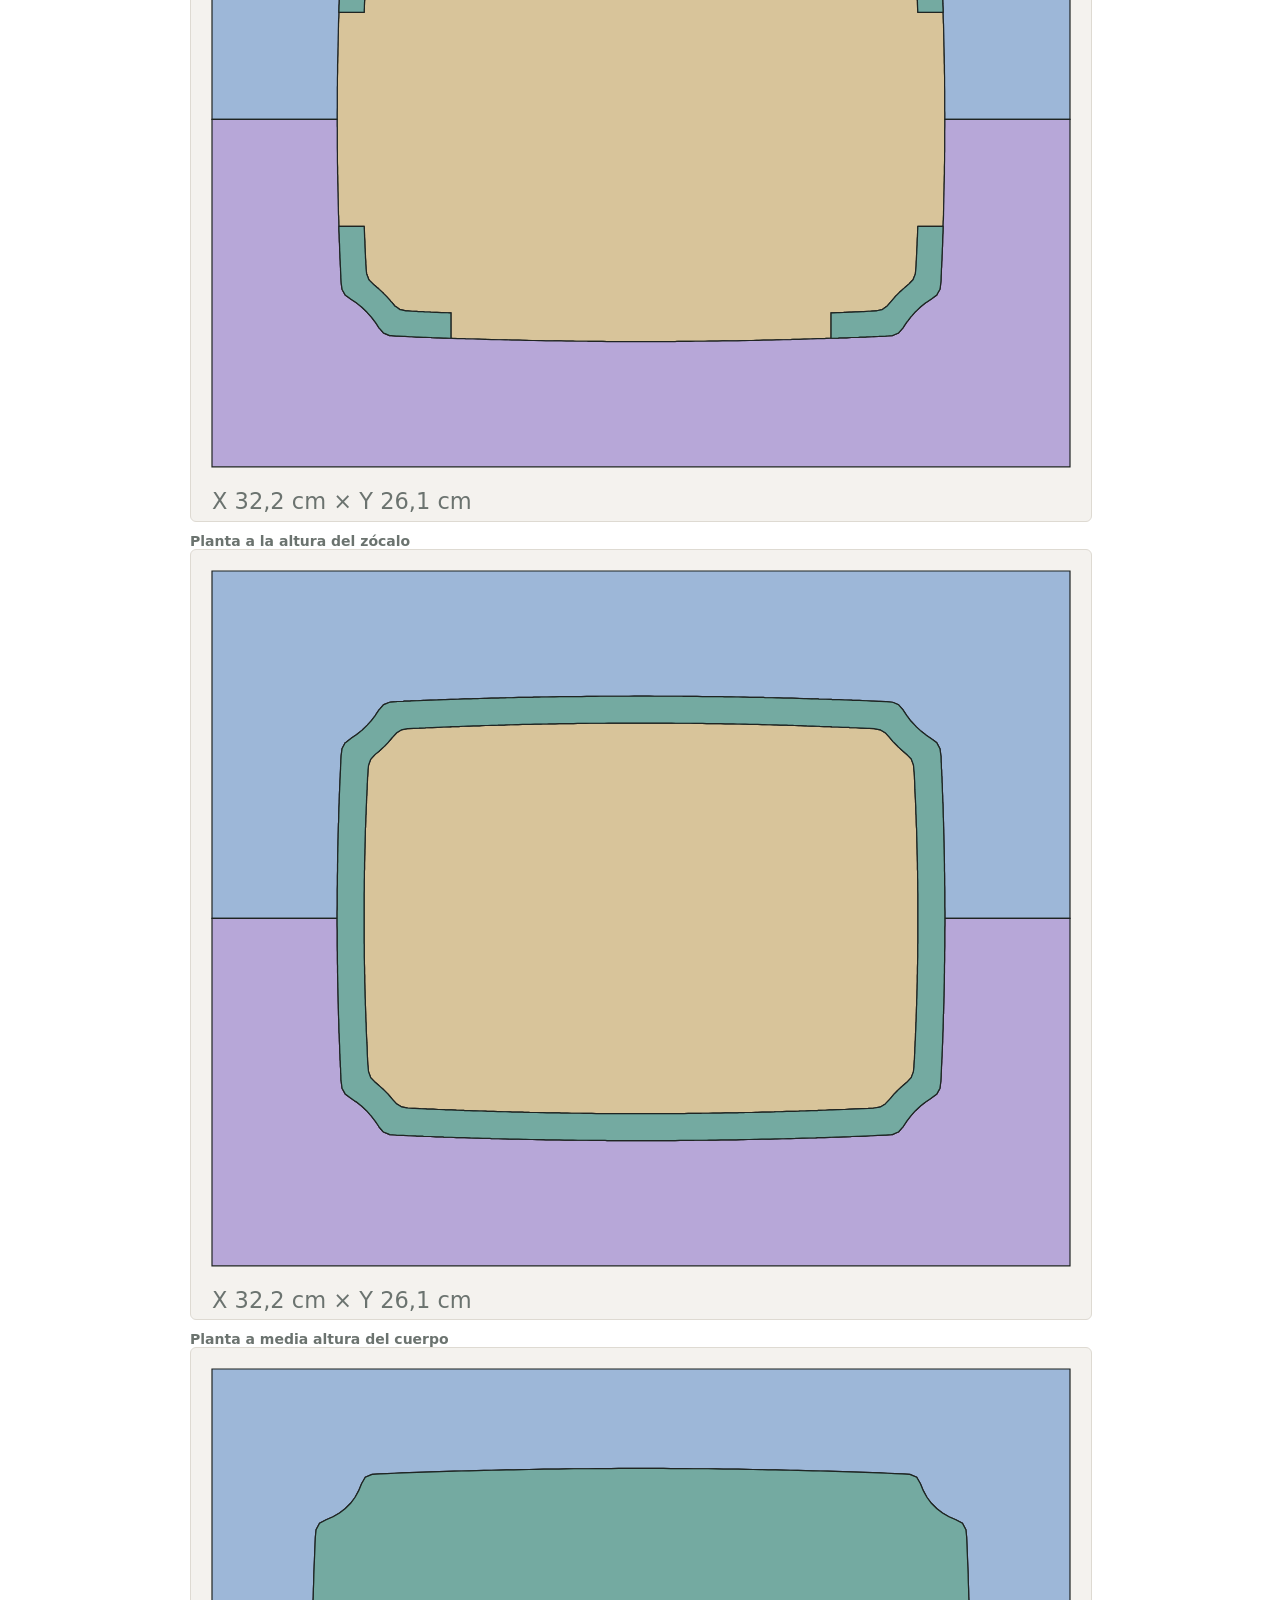
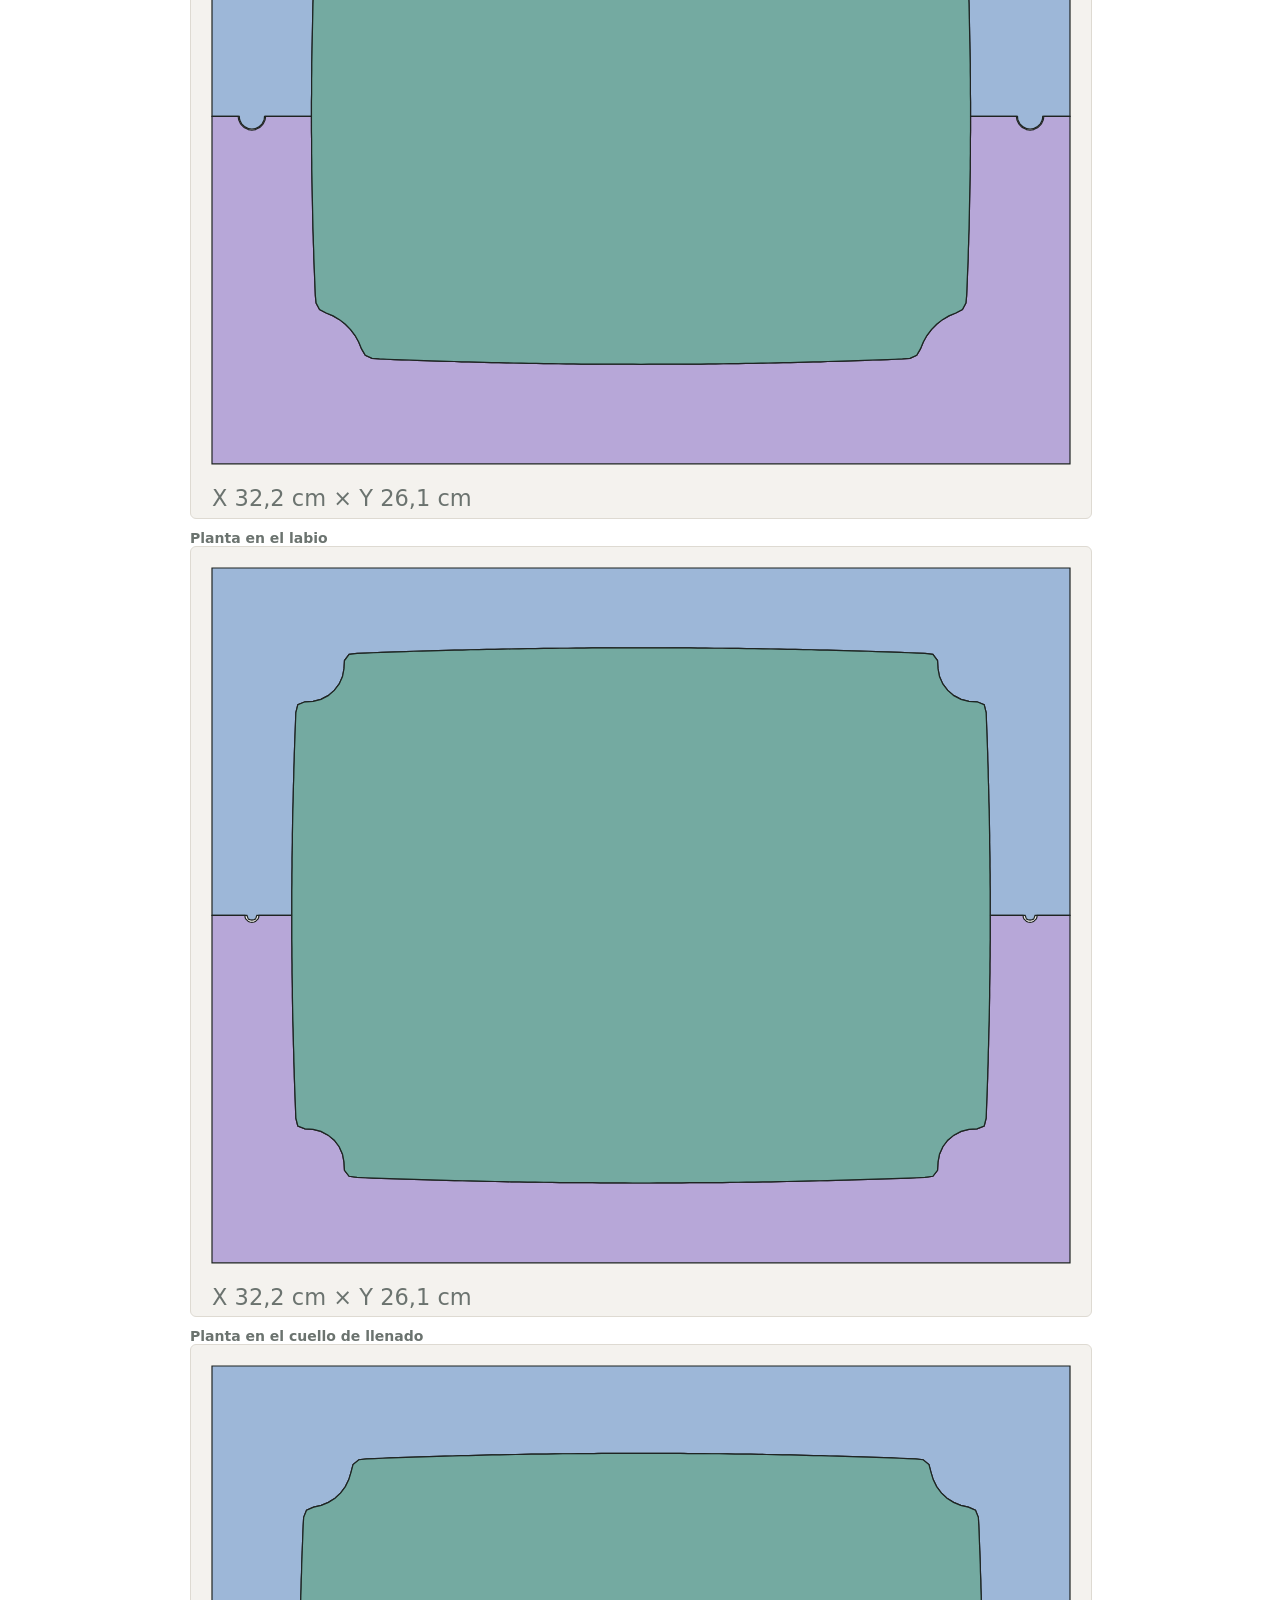
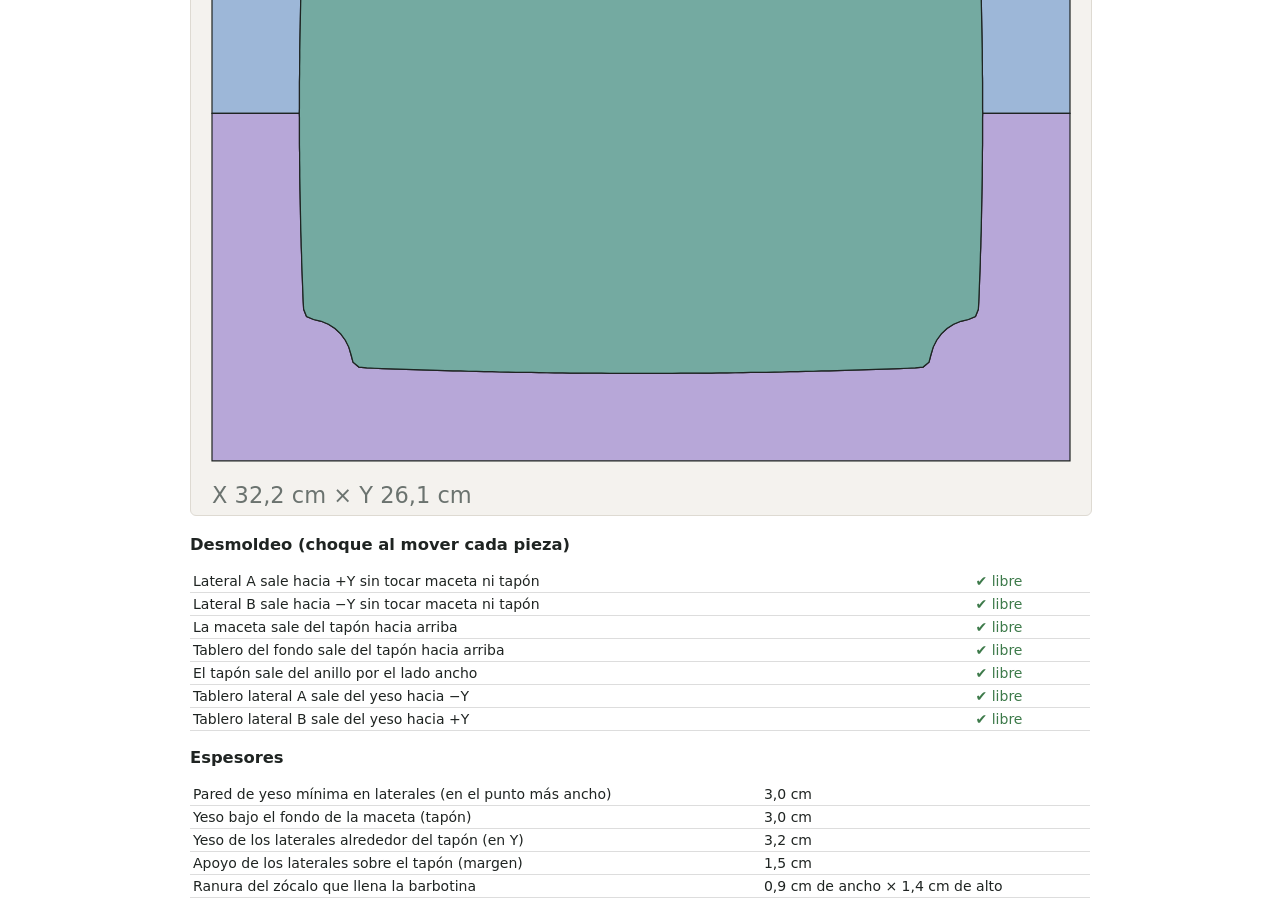
<file: estudio3d/docs/cortes_molde_yeso.html>
<!doctype html><html lang="es"><head><meta charset="utf-8"><title>Cortes del molde de yeso</title><style>:root{--bg:#f4f2ee;--panel:#fff;--ink:#1f2422;--muted:#6b736f;--line:#dedad2;--ok:#3d7a4a;--bad:#b23a2f}body{font:14px system-ui;max-width:900px;margin:20px auto;background:#fff;color:#1f2422}.chip{border:1px solid #ddd;border-radius:10px;padding:1px 8px;margin:2px;display:inline-block}.sw{width:12px;height:12px;display:inline-block;border-radius:3px}table{border-collapse:collapse;width:100%}td{border-bottom:1px solid #ddd;padding:3px}.okc{color:#3d7a4a}.note{color:#6b736f}</style></head><body><h1>Cortes y desmoldeo del molde de yeso</h1><p class="note">Generado por Estudio STL con los parámetros de parametros_barbotina.json (calidad alta).</p><h3>Cortes del molde de yeso</h3><div class="chips"><span class="chip"><span class="sw" style="display:inline-block;vertical-align:-2px;background:#d8c49a"></span> Tapón</span><span class="chip"><span class="sw" style="display:inline-block;vertical-align:-2px;background:#9db7d8"></span> Lateral A</span><span class="chip"><span class="sw" style="display:inline-block;vertical-align:-2px;background:#b7a7d8"></span> Lateral B</span><span class="chip"><span class="sw" style="display:inline-block;vertical-align:-2px;background:#5f9e94"></span> Barbotina (hueco)</span></div>
    <figure style="margin:8px 0"><figcaption class="note" style="font-weight:600">Corte longitudinal Y = 0 (centro)</figcaption>
    <svg viewBox="0 0 600 281" style="width:100%;background:var(--bg);border:1px solid var(--line);border-radius:6px"><path d="M515.2 244.6L515.3 244.6L515.4 244.6L515.6 244.6L515.7 244.6L515.8 244.6L515.9 244.6L516.0 244.6L516.1 244.6L516.3 244.6L516.4 244.6L516.5 244.6L516.6 244.6L516.7 244.6L516.9 244.6L517.0 244.6L517.0 244.6L517.0 244.6L517.1 244.6L517.1 244.6L517.2 244.6L517.3 244.6L517.4 244.6L517.6 244.6L517.7 244.6L517.8 244.6L517.8 244.6L517.8 244.6L517.8 244.6L517.8 244.6L517.8 244.6L517.8 244.6L517.8 244.6L517.8 244.6L517.8 244.6L517.8 244.6L517.8 244.6L517.8 244.6L517.8 244.6L517.8 244.6L517.8 244.6L517.8 244.6L517.8 244.6L517.8 244.6L517.8 244.6L517.8 244.6L517.8 244.6L517.8 244.6L517.8 244.6L517.8 244.6L517.9 244.6L519.8 235.6L529.2 191.4L528.1 191.4L527.9 191.4L522.1 191.4L520.5 191.4L516.5 191.4L513.6 191.4L511.3 191.4L507.3 191.4L506.3 191.4L502.6 191.4L502.6 189.0L502.6 179.3L488.7 179.3L485.4 179.3L485.1 176.6L484.3 167.2L195.7 167.2L115.7 167.2L114.9 176.6L114.6 179.3L108.2 179.3L101.1 179.3L99.3 179.3L97.4 179.3L97.4 181.6L97.4 191.4L92.7 191.4L91.0 191.4L86.4 191.4L82.3 191.4L79.5 191.4L72.6 191.4L72.1 191.4L70.8 191.4L72.9 200.9L82.1 244.6L160.5 244.6L339.2 244.6L398.7 244.6L428.5 244.6L446.4 244.6L458.3 244.6L466.8 244.6L473.2 244.6L478.2 244.6L482.1 244.6L485.4 244.6L488.1 244.6L490.4 244.6L492.4 244.6L494.1 244.6L495.6 244.6L496.9 244.6L498.1 244.6L499.1 244.6L500.0 244.6L500.9 244.6L501.7 244.6L502.4 244.6L503.0 244.6L503.6 244.6L504.2 244.6L504.7 244.6L505.1 244.6L505.4 244.6L505.7 244.6L506.1 244.6L506.5 244.6L506.9 244.6L507.2 244.6L507.6 244.6L507.9 244.6L508.1 244.6L508.3 244.6L508.4 244.6L508.5 244.6L508.7 244.6L508.8 244.6L508.9 244.6L509.1 244.6L509.2 244.6L509.3 244.6L509.4 244.6L509.6 244.6L509.7 244.6L509.8 244.6L509.9 244.6L510.1 244.6L510.2 244.6L510.3 244.6L510.4 244.6L510.6 244.6L510.7 244.6L510.8 244.6L510.9 244.6L511.1 244.6L511.2 244.6L511.3 244.6L511.4 244.6L511.5 244.6L511.7 244.6L511.8 244.6L511.9 244.6L512.0 244.6L512.1 244.6L512.3 244.6L512.4 244.6L512.5 244.6L512.6 244.6L512.7 244.6L512.9 244.6L513.0 244.6L513.1 244.6L513.2 244.6L513.3 244.6L513.4 244.6L513.6 244.6L513.7 244.6L513.8 244.6L513.9 244.6L514.0 244.6L514.1 244.6L514.3 244.6L514.4 244.6L514.5 244.6L514.6 244.6L514.7 244.6L514.8 244.6L515.0 244.6L515.1 244.6Z" fill="#d8c49a" fill-opacity="1" fill-rule="evenodd" stroke="var(--ink)" stroke-width="0.8"></path><path d="M80.2 235.6L70.8 191.4L72.1 191.4L72.6 191.4L73.4 191.4L76.0 191.4L97.4 191.4L97.4 171.9L97.4 167.2L92.6 167.2L91.4 167.2L90.4 163.6L90.1 162.7L89.6 160.9L89.5 160.5L89.0 158.7L88.9 158.3L88.3 156.5L88.2 156.1L87.7 154.3L87.6 153.9L87.1 152.1L87.0 151.7L86.5 149.9L86.4 149.4L85.9 147.6L85.8 147.2L85.3 145.4L85.2 145.0L84.8 143.2L84.7 142.8L84.2 141.0L84.1 140.6L83.7 138.8L83.6 138.4L83.2 136.5L83.1 136.1L82.6 134.3L82.6 133.9L82.2 132.1L82.1 131.7L81.7 129.9L81.6 129.5L81.2 127.7L81.2 127.3L80.8 125.5L80.7 125.1L80.4 123.2L80.3 122.8L80.0 121.0L79.9 120.6L79.6 118.8L79.5 118.4L79.2 116.6L79.2 116.2L78.9 114.4L78.8 114.0L78.6 112.1L78.5 111.8L78.3 109.9L78.2 109.5L78.0 107.7L77.9 107.3L77.7 105.5L77.7 105.1L77.5 103.3L77.4 102.9L77.2 101.1L77.2 100.7L77.0 98.8L76.9 98.5L76.8 96.6L76.7 96.2L76.6 94.4L76.5 94.0L76.4 92.2L76.3 91.8L76.2 90.0L76.1 89.6L76.0 87.8L76.0 87.4L75.8 85.5L75.8 85.1L75.6 83.3L75.6 82.9L75.3 79.3L75.3 78.5L73.1 77.7L72.6 77.5L71.5 76.7L71.3 76.5L70.4 75.6L70.3 75.5L69.6 74.7L69.5 74.6L68.8 73.6L68.7 73.5L68.3 72.7L68.2 72.6L67.8 71.6L67.7 71.4L67.5 70.6L67.4 70.4L67.3 69.6L67.3 69.4L67.2 68.6L67.2 68.4L67.3 67.6L67.3 67.4L67.4 66.6L67.4 66.4L67.7 65.6L67.7 65.4L68.1 64.6L68.2 64.4L68.6 63.5L68.7 63.4L69.2 62.6L69.3 62.5L70.1 61.5L70.3 61.4L71.1 60.5L71.3 60.4L72.4 59.5L72.6 59.3L74.8 58.5L75.3 58.3L70.3 21.7L69.2 14.0L23.2 14.0L18.6 14.0L17.1 14.0L16.3 14.0L15.8 14.0L15.5 14.0L15.3 14.0L14.0 14.0L14.0 243.7L14.0 244.6L15.5 244.6L15.6 244.6L15.8 244.6L15.8 244.6L16.0 244.6L16.1 244.6L16.5 244.6L16.5 244.6L17.1 244.6L17.1 244.6L18.1 244.6L20.1 244.6L26.3 244.6L82.1 244.6ZM586.0 14.9L586.0 14.0L531.0 14.0L530.8 14.0L525.7 51.0L524.7 58.3L526.9 59.2L527.4 59.3L528.5 60.2L528.7 60.4L529.6 61.2L529.7 61.4L530.4 62.2L530.6 62.4L531.2 63.2L531.3 63.4L531.7 64.2L531.8 64.4L532.2 65.2L532.3 65.4L532.5 66.2L532.6 66.4L532.7 67.2L532.7 67.4L532.8 68.3L532.8 68.4L532.7 69.3L532.7 69.4L532.6 70.3L532.6 70.4L532.3 71.3L532.3 71.4L531.9 72.3L531.8 72.5L531.4 73.3L531.3 73.5L530.7 74.3L530.6 74.5L529.9 75.3L529.7 75.5L528.9 76.3L528.7 76.5L527.6 77.3L527.4 77.5L525.2 78.3L524.7 78.5L524.5 82.2L524.4 82.9L524.3 84.8L524.2 85.1L524.1 87.0L524.0 87.4L523.9 89.2L523.9 89.6L523.7 91.4L523.7 91.8L523.5 93.6L523.5 94.0L523.3 95.8L523.3 96.2L523.1 98.1L523.1 98.5L522.9 100.3L522.8 100.7L522.6 102.5L522.6 102.9L522.4 104.7L522.3 105.1L522.1 106.9L522.1 107.3L521.8 109.1L521.8 109.5L521.5 111.4L521.5 111.8L521.2 113.6L521.2 114.0L520.9 115.8L520.8 116.2L520.5 118.0L520.5 118.4L520.1 120.2L520.1 120.6L519.8 122.4L519.7 122.8L519.3 124.7L519.3 125.1L518.9 126.9L518.8 127.3L518.5 129.1L518.4 129.5L518.0 131.3L517.9 131.7L517.5 133.5L517.4 133.9L517.0 135.7L516.9 136.1L516.5 138.0L516.4 138.4L516.0 140.2L515.9 140.6L515.4 142.4L515.3 142.8L514.9 144.6L514.8 145.0L514.3 146.8L514.2 147.2L513.7 149.0L513.6 149.4L513.1 151.3L513.0 151.7L512.5 153.5L512.4 153.9L511.9 155.7L511.8 156.1L511.3 157.9L511.1 158.3L510.6 160.1L510.5 160.5L510.0 162.3L509.9 162.7L508.8 166.3L508.6 167.2L503.7 167.2L502.6 167.2L502.6 186.6L502.6 191.4L524.0 191.4L526.6 191.4L527.4 191.4L527.9 191.4L528.1 191.4L529.2 191.4L527.1 200.9L517.9 244.6L518.1 244.6L586.0 244.6Z" fill="#9db7d8" fill-opacity="1" fill-rule="evenodd" stroke="var(--ink)" stroke-width="0.8"></path><path d="M114.9 176.6L115.7 167.2L195.7 167.2L340.0 167.2L484.3 167.2L485.1 176.6L485.4 179.3L488.7 179.3L502.6 179.3L502.6 176.9L502.6 167.2L503.7 167.2L506.1 167.2L506.9 167.2L507.3 167.2L507.6 167.2L507.7 167.2L507.9 167.2L507.9 167.2L508.0 167.2L508.1 167.2L508.1 167.2L508.1 167.2L508.2 167.2L508.2 167.2L508.2 167.2L508.2 167.2L508.2 167.2L508.3 167.2L508.3 167.2L508.3 167.2L508.3 167.2L508.3 167.2L508.3 167.2L508.3 167.2L508.3 167.2L508.3 167.2L508.4 167.2L508.5 167.2L508.5 167.2L508.5 167.2L508.5 167.2L508.5 167.2L508.5 167.2L508.5 167.2L508.5 167.2L508.5 167.2L508.5 167.2L508.5 167.2L508.6 167.2L508.6 167.2L508.6 167.2L508.6 167.2L508.6 167.2L508.6 167.2L508.6 167.2L508.6 167.2L508.6 167.2L508.6 167.2L508.6 167.2L508.6 167.2L508.6 167.2L508.6 167.2L508.6 167.2L508.8 166.3L509.9 162.7L510.0 162.3L510.5 160.5L510.6 160.1L511.1 158.3L511.3 157.9L511.8 156.1L511.9 155.7L512.4 153.9L512.5 153.5L513.0 151.7L513.1 151.3L513.6 149.4L513.7 149.0L514.2 147.2L514.3 146.8L514.8 145.0L514.9 144.6L515.3 142.8L515.4 142.4L515.9 140.6L516.0 140.2L516.4 138.4L516.5 138.0L516.9 136.1L517.0 135.7L517.4 133.9L517.5 133.5L517.9 131.7L518.0 131.3L518.4 129.5L518.5 129.1L518.8 127.3L518.9 126.9L519.3 125.1L519.3 124.7L519.7 122.8L519.8 122.4L520.1 120.6L520.1 120.2L520.5 118.4L520.5 118.0L520.8 116.2L520.9 115.8L521.2 114.0L521.2 113.6L521.5 111.8L521.5 111.4L521.8 109.5L521.8 109.1L522.1 107.3L522.1 106.9L522.3 105.1L522.4 104.7L522.6 102.9L522.6 102.5L522.8 100.7L522.9 100.3L523.1 98.5L523.1 98.1L523.3 96.2L523.3 95.8L523.5 94.0L523.5 93.6L523.7 91.8L523.7 91.4L523.9 89.6L523.9 89.2L524.0 87.4L524.1 87.0L524.2 85.1L524.3 84.8L524.4 82.9L524.5 82.2L524.7 78.5L525.2 78.3L527.4 77.5L527.6 77.3L528.7 76.5L528.9 76.3L529.7 75.5L529.9 75.3L530.6 74.5L530.7 74.3L531.3 73.5L531.4 73.3L531.8 72.5L531.9 72.3L532.3 71.4L532.3 71.3L532.6 70.4L532.6 70.3L532.7 69.4L532.7 69.3L532.8 68.4L532.8 68.3L532.7 67.4L532.7 67.2L532.6 66.4L532.5 66.2L532.3 65.4L532.2 65.2L531.8 64.4L531.7 64.2L531.3 63.4L531.2 63.2L530.6 62.4L530.4 62.2L529.7 61.4L529.6 61.2L528.7 60.4L528.5 60.2L527.4 59.3L526.9 59.2L524.7 58.3L525.2 54.6L525.5 52.8L525.7 51.0L530.8 14.0L338.4 14.0L319.2 14.0L312.8 14.0L309.6 14.0L307.7 14.0L306.4 14.0L305.5 14.0L304.8 14.0L304.3 14.0L303.8 14.0L303.5 14.0L303.2 14.0L302.9 14.0L302.7 14.0L302.5 14.0L302.4 14.0L302.2 14.0L302.1 14.0L302.0 14.0L301.9 14.0L301.8 14.0L301.7 14.0L301.7 14.0L301.6 14.0L301.5 14.0L301.5 14.0L301.4 14.0L301.4 14.0L301.3 14.0L301.3 14.0L301.2 14.0L301.2 14.0L301.1 14.0L301.1 14.0L301.0 14.0L301.0 14.0L301.0 14.0L300.9 14.0L300.9 14.0L300.9 14.0L300.8 14.0L300.8 14.0L300.8 14.0L300.8 14.0L300.7 14.0L300.7 14.0L300.7 14.0L300.6 14.0L300.6 14.0L300.6 14.0L300.6 14.0L300.5 14.0L300.5 14.0L300.5 14.0L300.5 14.0L300.4 14.0L300.4 14.0L300.4 14.0L300.3 14.0L300.3 14.0L300.3 14.0L300.3 14.0L300.2 14.0L300.2 14.0L300.2 14.0L300.2 14.0L300.1 14.0L300.1 14.0L300.1 14.0L300.1 14.0L300.0 14.0L300.0 14.0L300.0 14.0L299.9 14.0L299.9 14.0L299.9 14.0L299.9 14.0L299.8 14.0L299.8 14.0L299.8 14.0L299.8 14.0L299.7 14.0L299.7 14.0L299.7 14.0L299.7 14.0L299.6 14.0L299.6 14.0L299.6 14.0L299.5 14.0L299.5 14.0L299.5 14.0L299.5 14.0L299.4 14.0L299.4 14.0L299.4 14.0L299.4 14.0L299.3 14.0L299.3 14.0L299.3 14.0L299.2 14.0L299.2 14.0L299.2 14.0L299.2 14.0L299.1 14.0L299.1 14.0L299.1 14.0L299.0 14.0L299.0 14.0L299.0 14.0L298.9 14.0L298.9 14.0L298.8 14.0L298.8 14.0L298.7 14.0L298.7 14.0L298.6 14.0L298.6 14.0L298.5 14.0L298.5 14.0L298.4 14.0L298.3 14.0L298.3 14.0L298.2 14.0L298.1 14.0L298.0 14.0L297.9 14.0L297.8 14.0L297.6 14.0L297.5 14.0L297.3 14.0L297.1 14.0L296.8 14.0L296.5 14.0L296.2 14.0L295.7 14.0L295.2 14.0L294.5 14.0L293.6 14.0L292.3 14.0L290.4 14.0L287.2 14.0L280.8 14.0L261.6 14.0L69.2 14.0L69.5 15.9L74.5 52.8L74.8 54.6L75.3 58.3L74.8 58.5L72.6 59.3L72.4 59.5L71.3 60.4L71.1 60.5L70.3 61.4L70.1 61.5L69.4 62.4L69.3 62.5L68.7 63.4L68.6 63.5L68.2 64.4L68.1 64.6L67.7 65.4L67.7 65.6L67.4 66.4L67.4 66.6L67.3 67.4L67.3 67.6L67.2 68.4L67.2 68.6L67.3 69.4L67.3 69.6L67.4 70.4L67.5 70.6L67.7 71.4L67.8 71.6L68.2 72.5L68.3 72.6L68.7 73.5L68.8 73.6L69.4 74.5L69.6 74.6L70.3 75.5L70.4 75.6L71.3 76.5L71.5 76.7L72.6 77.5L73.1 77.7L75.3 78.5L75.3 79.3L75.6 82.9L75.6 83.3L75.8 85.1L75.8 85.5L76.0 87.4L76.0 87.8L76.1 89.6L76.2 90.0L76.3 91.8L76.4 92.2L76.5 94.0L76.6 94.4L76.7 96.2L76.8 96.6L76.9 98.5L77.0 98.8L77.2 100.7L77.2 101.1L77.4 102.9L77.5 103.3L77.7 105.1L77.7 105.5L77.9 107.3L78.0 107.7L78.2 109.5L78.3 109.9L78.5 111.8L78.6 112.1L78.8 114.0L78.9 114.4L79.2 116.2L79.2 116.6L79.5 118.4L79.6 118.8L79.9 120.6L80.0 121.0L80.3 122.8L80.4 123.2L80.7 125.1L80.8 125.5L81.2 127.3L81.2 127.7L81.6 129.5L81.7 129.9L82.1 131.7L82.2 132.1L82.6 133.9L82.6 134.3L83.1 136.1L83.2 136.5L83.6 138.4L83.7 138.8L84.1 140.6L84.2 141.0L84.7 142.8L84.8 143.2L85.2 145.0L85.3 145.4L85.8 147.2L85.9 147.6L86.4 149.4L86.5 149.9L87.0 151.7L87.1 152.1L87.6 153.9L87.7 154.3L88.2 156.1L88.3 156.5L88.9 158.3L89.0 158.7L89.5 160.5L89.6 160.9L90.1 162.7L90.4 163.6L91.4 167.2L96.3 167.2L97.4 167.2L97.4 169.5L97.4 179.3L99.3 179.3L101.1 179.3L108.2 179.3L114.6 179.3Z" fill="#5f9e94" fill-opacity="0.85" fill-rule="evenodd" stroke="var(--ink)" stroke-width="0.8"></path>
    <text x="14" y="273" font-size="15" fill="var(--muted)">X 32,2 cm × Z 13,0 cm</text></svg></figure><figure style="margin:8px 0"><figcaption class="note" style="font-weight:600">Corte transversal X = 0 (centro)</figcaption>
    <svg viewBox="0 0 600 335" style="width:100%;background:var(--bg);border:1px solid var(--line);border-radius:6px"><path d="M501.8 298.8L515.8 233.0L515.8 233.0L515.8 233.0L515.7 233.0L515.7 233.0L515.7 233.0L515.7 233.0L515.6 233.0L515.6 233.0L515.6 233.0L515.5 233.0L515.5 233.0L515.5 233.0L515.5 233.0L515.4 233.0L515.4 233.0L515.4 233.0L515.4 233.0L515.3 233.0L515.3 233.0L515.3 233.0L515.3 233.0L515.2 233.0L515.2 233.0L515.2 233.0L515.2 233.0L515.1 233.0L515.1 233.0L515.1 233.0L515.1 233.0L515.0 233.0L515.0 233.0L515.0 233.0L515.0 233.0L514.9 233.0L514.9 233.0L514.8 233.0L514.1 233.0L513.1 233.0L512.1 233.0L511.3 233.0L510.5 233.0L509.9 233.0L509.5 233.0L509.3 233.0L509.3 233.0L509.0 233.0L508.2 233.0L507.8 233.0L507.6 233.0L507.5 233.0L507.3 233.0L507.1 233.0L506.8 233.0L506.6 233.0L506.3 233.0L506.1 233.0L505.8 233.0L505.4 233.0L505.1 233.0L504.7 233.0L504.3 233.0L503.8 233.0L503.4 233.0L502.8 233.0L502.2 233.0L501.5 233.0L500.8 233.0L500.0 233.0L499.0 233.0L498.0 233.0L496.7 233.0L495.3 233.0L493.7 233.0L491.7 233.0L489.4 233.0L486.5 233.0L482.9 233.0L482.9 218.1L471.8 218.1L468.3 218.1L466.6 218.1L461.7 218.1L460.4 203.2L457.3 203.2L454.2 203.2L451.3 203.2L448.5 203.2L445.8 203.2L443.3 203.2L440.8 203.2L438.4 203.2L436.0 203.2L433.8 203.2L431.6 203.2L429.5 203.2L427.5 203.2L425.5 203.2L423.6 203.2L421.8 203.2L420.0 203.2L418.2 203.2L416.5 203.2L414.9 203.2L413.3 203.2L411.7 203.2L410.1 203.2L408.5 203.2L407.0 203.2L405.5 203.2L404.1 203.2L402.7 203.2L401.3 203.2L400.0 203.2L398.6 203.2L397.4 203.2L396.1 203.2L394.9 203.2L393.7 203.2L392.5 203.2L391.4 203.2L390.3 203.2L389.2 203.2L387.8 203.2L385.6 203.2L383.1 203.2L380.5 203.2L378.1 203.2L375.8 203.2L373.5 203.2L371.2 203.2L368.6 203.2L366.0 203.2L363.4 203.2L360.8 203.2L358.3 203.2L355.7 203.2L353.2 203.2L350.7 203.2L348.1 203.2L345.6 203.2L343.0 203.2L340.5 203.2L337.9 203.2L335.4 203.2L332.9 203.2L330.3 203.2L327.8 203.2L325.3 203.2L322.7 203.2L320.2 203.2L317.7 203.2L315.1 203.2L312.6 203.2L310.1 203.2L307.6 203.2L305.0 203.2L302.5 203.2L300.0 203.2L297.5 203.2L295.0 203.2L292.4 203.2L289.9 203.2L287.4 203.2L284.9 203.2L282.3 203.2L279.8 203.2L277.3 203.2L274.7 203.2L272.2 203.2L269.7 203.2L267.1 203.2L264.6 203.2L262.0 203.2L259.5 203.2L257.0 203.2L254.4 203.2L251.8 203.2L249.3 203.2L246.7 203.2L244.2 203.2L241.7 203.2L239.1 203.2L236.5 203.2L233.9 203.2L231.3 203.2L228.9 203.2L226.7 203.2L224.3 203.2L221.9 203.2L219.3 203.2L216.7 203.2L214.5 203.2L213.1 203.2L212.0 203.2L210.8 203.2L209.7 203.2L208.5 203.2L207.2 203.2L206.0 203.2L204.7 203.2L203.4 203.2L202.0 203.2L200.6 203.2L199.2 203.2L197.8 203.2L196.3 203.2L194.7 203.2L193.2 203.2L191.6 203.2L189.9 203.2L188.2 203.2L186.6 203.2L185.0 203.2L183.2 203.2L181.4 203.2L179.6 203.2L177.6 203.2L175.7 203.2L173.6 203.2L171.5 203.2L169.4 203.2L167.1 203.2L164.8 203.2L162.4 203.2L159.9 203.2L157.3 203.2L154.7 203.2L151.9 203.2L149.0 203.2L146.0 203.2L142.8 203.2L139.6 203.2L138.3 218.1L131.7 218.1L128.2 218.1L117.1 218.1L117.1 233.0L84.2 233.0L86.1 242.1L98.2 298.8L102.8 298.8L107.2 298.8L111.4 298.8L115.5 298.8L119.4 298.8L123.1 298.8L126.8 298.8L130.2 298.8L133.6 298.8L136.8 298.8L140.0 298.8L143.0 298.8L145.9 298.8L148.7 298.8L151.5 298.8L154.1 298.8L156.7 298.8L159.2 298.8L161.6 298.8L164.0 298.8L166.2 298.8L168.5 298.8L170.6 298.8L172.7 298.8L174.7 298.8L176.7 298.8L178.7 298.8L180.6 298.8L182.4 298.8L184.2 298.8L185.9 298.8L187.6 298.8L189.3 298.8L190.9 298.8L192.5 298.8L194.2 298.8L196.6 298.8L200.0 298.8L203.6 298.8L207.0 298.8L210.3 298.8L213.4 298.8L216.2 298.8L218.8 298.8L221.0 298.8L223.3 298.8L226.4 298.8L229.5 298.8L232.6 298.8L235.7 298.8L238.8 298.8L241.9 298.8L245.0 298.8L248.0 298.8L251.1 298.8L254.2 298.8L257.3 298.8L260.3 298.8L263.4 298.8L266.4 298.8L269.5 298.8L272.6 298.8L275.6 298.8L278.7 298.8L281.7 298.8L284.8 298.8L287.8 298.8L290.9 298.8L293.9 298.8L297.0 298.8L300.0 298.8L303.0 298.8L306.1 298.8L309.1 298.8L312.2 298.8L315.2 298.8L318.3 298.8L321.3 298.8L324.4 298.8L327.4 298.8L330.5 298.8L333.5 298.8L336.6 298.8L339.6 298.8L342.7 298.8L345.8 298.8L348.8 298.8L351.9 298.8L355.0 298.8L358.0 298.8L361.1 298.8L364.2 298.8L367.3 298.8L370.3 298.8L373.4 298.8L376.5 298.8L379.7 298.8L382.7 298.8L385.0 298.8L387.1 298.8L389.6 298.8L392.4 298.8L395.4 298.8L398.7 298.8L402.1 298.8L405.5 298.8L409.0 298.8L411.3 298.8L412.9 298.8L414.4 298.8L415.9 298.8L417.5 298.8L419.1 298.8L420.7 298.8L422.4 298.8L424.2 298.8L426.0 298.8L427.8 298.8L429.7 298.8L431.6 298.8L433.6 298.8L435.6 298.8L437.7 298.8L439.8 298.8L442.1 298.8L444.3 298.8L446.7 298.8L449.1 298.8L451.6 298.8L454.2 298.8L456.9 298.8L459.6 298.8L462.5 298.8L465.4 298.8L468.5 298.8L471.6 298.8L474.9 298.8L478.3 298.8L481.9 298.8L485.5 298.8L489.4 298.8L493.3 298.8L497.5 298.8Z" fill="#d8c49a" fill-opacity="1" fill-rule="evenodd" stroke="var(--ink)" stroke-width="0.8"></path><path d="M517.7 298.8L518.5 298.8L586.0 298.8L586.0 156.4L586.0 14.0L531.3 14.0L530.6 14.0L529.8 14.0L529.0 14.0L528.2 14.0L527.3 14.0L526.4 14.0L525.5 14.0L524.5 14.0L523.5 14.0L522.5 14.0L521.4 14.0L520.2 14.0L519.0 14.0L517.8 14.0L510.3 68.8L513.6 70.0L514.1 70.3L515.3 71.3L516.5 72.5L517.2 73.3L517.6 73.7L517.8 74.1L518.4 75.0L519.0 76.0L519.1 76.2L519.6 77.5L519.6 77.5L519.6 77.5L520.0 78.7L520.2 80.0L520.3 81.2L520.2 82.5L520.0 83.7L519.6 84.9L519.6 84.9L519.6 85.0L519.1 86.2L519.0 86.4L518.4 87.4L517.8 88.3L517.6 88.7L517.2 89.1L516.5 89.9L515.3 91.2L514.1 92.1L513.6 92.4L510.3 93.7L509.9 99.1L509.7 101.9L509.5 104.6L509.4 105.6L509.3 107.3L509.0 110.1L508.8 112.8L508.8 113.2L508.5 115.6L508.3 118.3L508.0 121.0L507.7 123.8L507.4 126.5L507.0 129.2L506.7 131.9L506.7 132.0L506.3 134.7L506.0 136.8L505.9 137.5L505.5 140.2L505.1 142.9L504.6 145.7L504.3 147.5L504.1 148.4L503.6 151.2L503.1 153.9L502.5 156.6L502.0 159.0L501.9 159.4L501.8 160.1L501.3 162.1L500.7 164.8L500.1 167.6L499.5 169.9L499.4 170.3L498.7 173.1L498.0 175.8L497.3 178.5L496.9 180.1L496.6 181.3L495.9 184.0L495.1 186.7L494.3 189.5L493.8 191.3L493.6 192.2L492.8 195.0L492.0 197.7L490.4 203.2L482.9 203.2L482.9 233.0L486.5 233.0L489.4 233.0L491.7 233.0L493.7 233.0L495.3 233.0L496.7 233.0L498.0 233.0L499.0 233.0L500.0 233.0L500.8 233.0L501.5 233.0L502.2 233.0L502.8 233.0L503.4 233.0L503.8 233.0L504.3 233.0L504.7 233.0L505.1 233.0L505.4 233.0L505.8 233.0L506.1 233.0L506.3 233.0L506.6 233.0L506.8 233.0L507.1 233.0L507.3 233.0L507.5 233.0L507.6 233.0L507.8 233.0L508.0 233.0L508.1 233.0L508.3 233.0L508.4 233.0L508.5 233.0L508.7 233.0L508.8 233.0L508.8 233.0L509.0 233.0L509.3 233.0L509.3 233.0L509.5 233.0L509.9 233.0L510.5 233.0L511.3 233.0L512.1 233.0L513.1 233.0L514.1 233.0L514.8 233.0L514.9 233.0L514.9 233.0L515.0 233.0L515.0 233.0L515.0 233.0L515.0 233.0L515.1 233.0L515.1 233.0L515.1 233.0L515.1 233.0L515.2 233.0L515.2 233.0L515.2 233.0L515.2 233.0L515.3 233.0L515.3 233.0L515.3 233.0L515.3 233.0L515.4 233.0L515.4 233.0L515.4 233.0L515.4 233.0L515.5 233.0L515.5 233.0L515.5 233.0L515.5 233.0L515.6 233.0L515.6 233.0L515.6 233.0L515.7 233.0L515.7 233.0L515.7 233.0L515.7 233.0L515.8 233.0L515.8 233.0L515.8 233.0L505.5 281.4L501.8 298.8L503.3 298.8L504.6 298.8L505.9 298.8L507.2 298.8L508.4 298.8L509.6 298.8L510.7 298.8L511.8 298.8L511.9 298.8L512.9 298.8L513.0 298.8L513.9 298.8L514.0 298.8L514.9 298.8L515.0 298.8L515.9 298.8L516.8 298.8Z" fill="#9db7d8" fill-opacity="1" fill-rule="evenodd" stroke="var(--ink)" stroke-width="0.8"></path><path d="M84.2 233.0L117.1 233.0L117.1 203.2L113.4 203.2L109.6 203.2L108.0 197.7L107.4 195.6L107.2 195.0L106.9 193.9L106.4 192.2L105.7 189.5L105.3 188.2L104.9 186.7L104.1 184.0L103.4 181.3L103.4 181.2L102.7 178.5L102.0 176.0L102.0 175.8L101.3 173.1L100.8 171.3L100.6 170.3L99.9 167.6L99.3 164.8L99.2 164.6L98.7 162.1L98.1 159.4L97.7 157.8L97.5 156.6L96.9 153.9L96.9 153.8L96.4 151.2L96.1 149.6L95.9 148.4L95.6 146.7L95.4 145.7L95.2 144.3L94.9 142.9L94.5 140.2L94.1 137.5L94.0 136.8L93.7 134.7L93.3 132.0L93.2 131.0L93.0 129.2L92.6 126.5L92.3 123.8L92.0 121.0L91.7 118.3L91.5 115.6L91.4 114.7L91.2 112.8L91.0 110.1L90.7 107.3L90.6 105.9L90.5 104.6L90.3 101.9L90.1 99.1L89.9 96.3L89.7 93.7L87.5 92.8L86.4 92.4L86.0 92.1L84.7 91.2L83.5 89.9L82.7 89.0L82.4 88.7L82.3 88.5L81.6 87.4L81.2 86.7L80.9 86.2L80.4 84.9L80.0 83.7L79.8 82.5L79.7 81.4L79.7 81.2L79.7 81.1L79.8 80.0L80.0 78.7L80.4 77.5L80.9 76.2L81.2 75.7L81.6 75.0L82.3 73.9L82.4 73.7L82.7 73.4L83.5 72.5L84.7 71.3L86.0 70.3L86.4 70.0L87.5 69.6L89.7 68.8L82.3 14.8L82.2 14.0L81.0 14.0L79.8 14.0L78.6 14.0L77.5 14.0L76.5 14.0L75.5 14.0L74.5 14.0L73.6 14.0L72.7 14.0L71.8 14.0L71.0 14.0L70.2 14.0L69.4 14.0L68.7 14.0L14.0 14.0L14.0 156.4L14.0 298.8L81.5 298.8L82.3 298.8L83.2 298.8L84.1 298.8L85.0 298.8L85.1 298.8L86.0 298.8L86.1 298.8L87.0 298.8L87.1 298.8L88.1 298.8L88.2 298.8L89.3 298.8L90.4 298.8L91.6 298.8L92.8 298.8L94.1 298.8L95.4 298.8L96.7 298.8L98.2 298.8Z" fill="#b7a7d8" fill-opacity="1" fill-rule="evenodd" stroke="var(--ink)" stroke-width="0.8"></path><path d="M139.6 203.2L142.7 203.2L145.8 203.2L148.7 203.2L151.5 203.2L154.2 203.2L156.7 203.2L159.2 203.2L161.6 203.2L164.0 203.2L166.2 203.2L168.4 203.2L169.4 203.2L171.5 203.2L173.6 203.2L175.7 203.2L177.6 203.2L179.6 203.2L181.4 203.2L183.2 203.2L185.0 203.2L186.6 203.2L188.3 203.2L189.9 203.2L191.5 203.2L193.0 203.2L194.5 203.2L195.9 203.2L197.3 203.2L198.7 203.2L200.0 203.2L201.4 203.2L202.6 203.2L203.9 203.2L205.1 203.2L206.3 203.2L207.5 203.2L208.6 203.2L209.7 203.2L212.0 203.2L213.1 203.2L214.5 203.2L216.7 203.2L219.3 203.2L221.9 203.2L224.3 203.2L226.7 203.2L228.9 203.2L231.3 203.2L233.9 203.2L236.5 203.2L239.1 203.2L241.7 203.2L244.2 203.2L246.8 203.2L249.3 203.2L251.9 203.2L254.4 203.2L257.0 203.2L259.5 203.2L262.0 203.2L264.6 203.2L267.1 203.2L269.7 203.2L272.2 203.2L274.7 203.2L277.3 203.2L279.8 203.2L282.3 203.2L284.9 203.2L287.4 203.2L289.9 203.2L292.4 203.2L295.0 203.2L297.5 203.2L300.0 203.2L302.5 203.2L305.0 203.2L307.6 203.2L310.1 203.2L312.6 203.2L315.1 203.2L317.7 203.2L320.2 203.2L322.7 203.2L325.3 203.2L327.8 203.2L330.3 203.2L332.9 203.2L335.4 203.2L337.9 203.2L340.5 203.2L343.0 203.2L345.5 203.2L348.1 203.2L350.6 203.2L353.2 203.2L355.7 203.2L358.3 203.2L360.8 203.2L363.4 203.2L366.0 203.2L368.6 203.2L371.2 203.2L373.5 203.2L375.8 203.2L378.1 203.2L380.5 203.2L383.1 203.2L385.6 203.2L387.8 203.2L390.1 203.2L391.5 203.2L392.5 203.2L393.6 203.2L394.7 203.2L395.9 203.2L397.0 203.2L398.2 203.2L399.4 203.2L400.7 203.2L401.9 203.2L403.2 203.2L404.6 203.2L405.9 203.2L407.3 203.2L408.8 203.2L410.2 203.2L411.7 203.2L413.3 203.2L414.9 203.2L416.5 203.2L418.2 203.2L420.0 203.2L421.8 203.2L423.6 203.2L425.5 203.2L427.5 203.2L429.5 203.2L430.6 203.2L432.6 203.2L434.7 203.2L436.9 203.2L439.1 203.2L441.4 203.2L443.8 203.2L446.3 203.2L448.9 203.2L451.6 203.2L454.5 203.2L457.4 203.2L460.4 203.2L461.7 218.1L466.6 218.1L468.3 218.1L471.8 218.1L482.9 218.1L482.9 203.2L490.4 203.2L492.0 197.7L492.8 195.0L493.6 192.2L493.8 191.3L494.3 189.5L495.1 186.7L495.9 184.0L496.6 181.3L496.9 180.1L497.3 178.5L498.0 175.8L498.7 173.1L499.4 170.3L499.5 169.9L500.1 167.6L500.7 164.8L501.3 162.1L501.8 160.1L501.9 159.4L502.0 159.0L502.5 156.6L503.1 153.9L503.6 151.2L504.1 148.4L504.3 147.5L504.6 145.7L505.1 142.9L505.5 140.2L505.9 137.5L506.0 136.8L506.3 134.7L506.7 132.0L506.7 131.9L507.0 129.2L507.4 126.5L507.7 123.8L508.0 121.0L508.3 118.3L508.5 115.6L508.8 113.2L508.8 112.8L509.0 110.1L509.3 107.3L509.4 105.6L509.5 104.6L509.7 101.9L509.9 99.1L510.3 93.7L513.6 92.4L514.1 92.1L515.3 91.2L516.5 89.9L517.2 89.1L517.6 88.7L517.8 88.3L518.4 87.4L519.0 86.4L519.1 86.2L519.6 85.0L519.6 84.9L519.6 84.9L520.0 83.7L520.2 82.5L520.3 81.2L520.2 80.0L520.0 78.7L519.6 77.5L519.6 77.5L519.6 77.5L519.1 76.2L519.0 76.0L518.4 75.0L517.8 74.1L517.6 73.7L517.2 73.3L516.5 72.5L515.3 71.3L514.1 70.3L513.6 70.0L510.3 68.8L517.8 14.0L319.1 14.0L300.0 14.0L82.2 14.0L82.3 14.8L89.7 68.8L87.5 69.6L86.4 70.0L86.0 70.3L84.7 71.3L83.5 72.5L82.7 73.4L82.4 73.7L82.3 73.9L81.6 75.0L81.2 75.7L80.9 76.2L80.4 77.5L80.0 78.7L79.8 80.0L79.7 81.1L79.7 81.2L79.7 81.4L79.8 82.5L80.0 83.7L80.4 84.9L80.9 86.2L81.2 86.7L81.6 87.4L82.3 88.5L82.4 88.7L82.7 89.0L83.5 89.9L84.7 91.2L86.0 92.1L86.4 92.4L87.5 92.8L89.7 93.7L89.9 96.3L90.1 99.1L90.3 101.9L90.5 104.6L90.6 105.9L90.7 107.3L91.0 110.1L91.2 112.8L91.4 114.7L91.5 115.6L91.7 118.3L92.0 121.0L92.3 123.8L92.6 126.5L93.0 129.2L93.2 131.0L93.3 132.0L93.7 134.7L94.0 136.8L94.1 137.5L94.5 140.2L94.9 142.9L95.2 144.3L95.4 145.7L95.6 146.7L95.9 148.4L96.1 149.6L96.4 151.2L96.9 153.8L96.9 153.9L97.5 156.6L97.7 157.8L98.1 159.4L98.7 162.1L99.2 164.6L99.3 164.8L99.9 167.6L100.6 170.3L100.8 171.3L101.3 173.1L102.0 175.8L102.0 176.0L102.7 178.5L103.4 181.2L103.4 181.3L104.1 184.0L104.9 186.7L105.3 188.2L105.7 189.5L106.4 192.2L106.9 193.9L107.2 195.0L107.4 195.6L108.0 197.7L109.6 203.2L113.4 203.2L117.1 203.2L117.1 218.1L128.2 218.1L131.7 218.1L138.3 218.1Z" fill="#5f9e94" fill-opacity="0.85" fill-rule="evenodd" stroke="var(--ink)" stroke-width="0.8"></path>
    <text x="14" y="327" font-size="15" fill="var(--muted)">Y 26,1 cm × Z 13,0 cm</text></svg></figure><figure style="margin:8px 0"><figcaption class="note" style="font-weight:600">Corte transversal por los pies de esquina</figcaption>
    <svg viewBox="0 0 600 335" style="width:100%;background:var(--bg);border:1px solid var(--line);border-radius:6px"><path d="M501.2 286.5L504.0 273.6L508.4 253.5L512.8 233.0L512.8 233.0L512.7 233.0L512.6 233.0L512.6 233.0L512.5 233.0L512.4 233.0L512.3 233.0L511.8 233.0L508.9 233.0L504.4 233.0L500.0 233.0L496.1 233.0L492.9 233.0L490.5 233.0L489.0 233.0L488.3 233.0L488.3 233.0L487.5 233.0L484.1 233.0L480.3 233.0L476.5 233.0L474.2 233.0L473.0 233.0L472.0 233.0L470.5 233.0L469.1 233.0L464.9 233.0L463.7 233.0L463.6 233.0L461.3 233.0L458.8 233.0L457.7 220.8L456.1 203.2L449.1 203.2L448.7 203.2L439.6 203.2L438.8 203.2L430.9 203.2L429.8 203.2L422.9 203.2L417.1 203.2L415.3 203.2L410.1 203.2L405.6 203.2L401.6 203.2L399.3 203.2L395.6 203.2L392.3 203.2L389.4 203.2L386.7 203.2L383.9 203.2L381.4 203.2L379.2 203.2L377.1 203.2L375.2 203.2L372.0 203.2L370.1 203.2L368.5 203.2L366.9 203.2L365.5 203.2L364.1 203.2L362.8 203.2L361.7 203.2L358.0 203.2L356.8 203.2L355.8 203.2L354.7 203.2L353.8 203.2L352.9 203.2L352.0 203.2L351.2 203.2L350.4 203.2L349.6 203.2L348.9 203.2L348.2 203.2L347.6 203.2L343.6 203.2L342.9 203.2L342.3 203.2L341.7 203.2L341.1 203.2L340.6 203.2L340.1 203.2L339.6 203.2L339.1 203.2L338.6 203.2L338.2 203.2L337.7 203.2L337.3 203.2L336.9 203.2L336.5 203.2L336.1 203.2L335.8 203.2L335.4 203.2L335.1 203.2L334.7 203.2L334.4 203.2L334.1 203.2L333.8 203.2L333.5 203.2L329.1 203.2L328.8 203.2L328.5 203.2L328.2 203.2L327.9 203.2L327.7 203.2L327.4 203.2L327.1 203.2L326.9 203.2L326.7 203.2L326.4 203.2L326.2 203.2L326.0 203.2L325.7 203.2L325.5 203.2L325.3 203.2L325.1 203.2L324.9 203.2L324.6 203.2L324.2 203.2L323.7 203.2L323.3 203.2L322.8 203.2L322.4 203.2L322.0 203.2L321.5 203.2L321.0 203.2L320.5 203.2L320.1 203.2L319.6 203.2L319.1 203.2L318.6 203.2L314.1 203.2L313.6 203.2L313.1 203.2L312.6 203.2L312.1 203.2L311.7 203.2L311.2 203.2L310.7 203.2L310.2 203.2L309.8 203.2L309.3 203.2L308.8 203.2L308.4 203.2L307.9 203.2L307.4 203.2L306.9 203.2L306.5 203.2L306.0 203.2L305.5 203.2L305.0 203.2L304.6 203.2L300.0 203.2L299.5 203.2L299.1 203.2L298.6 203.2L298.1 203.2L297.6 203.2L297.2 203.2L296.7 203.2L296.2 203.2L295.7 203.2L295.3 203.2L294.8 203.2L294.3 203.2L293.9 203.2L293.4 203.2L292.9 203.2L292.4 203.2L291.9 203.2L291.5 203.2L291.0 203.2L290.5 203.2L290.0 203.2L285.5 203.2L285.0 203.2L284.5 203.2L284.0 203.2L283.5 203.2L283.0 203.2L282.6 203.2L282.2 203.2L281.7 203.2L281.3 203.2L280.8 203.2L280.3 203.2L279.9 203.2L279.6 203.2L279.4 203.2L279.2 203.2L279.0 203.2L278.8 203.2L278.5 203.2L278.3 203.2L278.1 203.2L277.8 203.2L277.6 203.2L277.3 203.2L277.0 203.2L276.8 203.2L276.5 203.2L276.2 203.2L275.9 203.2L275.6 203.2L275.3 203.2L275.0 203.2L270.6 203.2L270.3 203.2L270.0 203.2L269.6 203.2L269.3 203.2L268.9 203.2L268.5 203.2L268.2 203.2L267.8 203.2L267.4 203.2L266.9 203.2L266.5 203.2L266.1 203.2L265.6 203.2L265.1 203.2L264.6 203.2L264.1 203.2L263.6 203.2L263.0 203.2L262.4 203.2L261.8 203.2L261.2 203.2L260.5 203.2L259.8 203.2L255.8 203.2L255.1 203.2L254.3 203.2L253.6 203.2L252.8 203.2L251.9 203.2L251.0 203.2L250.0 203.2L249.0 203.2L248.0 203.2L246.8 203.2L245.7 203.2L244.4 203.2L240.8 203.2L239.5 203.2L238.0 203.2L236.5 203.2L234.9 203.2L233.2 203.2L231.3 203.2L229.2 203.2L226.1 203.2L223.9 203.2L221.6 203.2L219.0 203.2L216.1 203.2L213.0 203.2L210.3 203.2L206.9 203.2L203.1 203.2L198.8 203.2L196.6 203.2L191.9 203.2L186.4 203.2L184.7 203.2L178.6 203.2L171.4 203.2L170.2 203.2L162.0 203.2L152.0 203.2L151.6 203.2L143.9 203.2L142.6 217.0L141.2 233.0L138.6 233.0L137.7 233.0L126.5 233.0L120.8 233.0L112.8 233.0L100.7 233.0L97.3 233.0L87.2 233.0L90.1 246.7L91.6 253.5L95.0 269.2L98.8 286.5L99.7 290.7L101.5 298.8L107.0 298.8L119.9 298.8L131.3 298.8L141.3 298.8L150.2 298.8L158.2 298.8L165.4 298.8L171.9 298.8L177.9 298.8L183.3 298.8L188.3 298.8L192.9 298.8L197.2 298.8L201.1 298.8L204.8 298.8L208.2 298.8L211.4 298.8L214.4 298.8L217.2 298.8L219.8 298.8L222.3 298.8L224.7 298.8L226.9 298.8L229.0 298.8L231.0 298.8L232.9 298.8L234.7 298.8L236.5 298.8L238.1 298.8L239.7 298.8L241.2 298.8L242.6 298.8L244.0 298.8L245.3 298.8L246.6 298.8L247.8 298.8L249.0 298.8L250.1 298.8L251.2 298.8L252.2 298.8L253.3 298.8L254.2 298.8L255.2 298.8L256.1 298.8L257.0 298.8L257.8 298.8L258.6 298.8L259.5 298.8L260.2 298.8L261.0 298.8L261.7 298.8L262.4 298.8L263.1 298.8L263.8 298.8L264.4 298.8L265.1 298.8L265.7 298.8L266.3 298.8L266.9 298.8L267.5 298.8L268.0 298.8L268.6 298.8L269.1 298.8L269.6 298.8L270.1 298.8L270.6 298.8L271.1 298.8L271.9 298.8L273.0 298.8L274.1 298.8L275.2 298.8L276.2 298.8L277.2 298.8L278.0 298.8L278.8 298.8L279.5 298.8L280.3 298.8L281.2 298.8L282.2 298.8L283.2 298.8L284.1 298.8L285.1 298.8L286.0 298.8L287.0 298.8L288.0 298.8L288.9 298.8L289.9 298.8L290.8 298.8L291.8 298.8L292.8 298.8L293.7 298.8L294.7 298.8L295.6 298.8L296.6 298.8L297.5 298.8L298.5 298.8L299.4 298.8L300.4 298.8L301.3 298.8L302.3 298.8L303.2 298.8L304.2 298.8L305.1 298.8L306.1 298.8L307.0 298.8L308.0 298.8L308.9 298.8L309.9 298.8L310.8 298.8L311.8 298.8L312.7 298.8L313.7 298.8L314.7 298.8L315.6 298.8L316.6 298.8L317.5 298.8L318.5 298.8L319.4 298.8L320.4 298.8L321.3 298.8L322.3 298.8L323.3 298.8L324.2 298.8L325.2 298.8L326.1 298.8L327.1 298.8L328.1 298.8L329.1 298.8L330.0 298.8L330.7 298.8L331.4 298.8L332.2 298.8L333.0 298.8L334.0 298.8L335.0 298.8L336.1 298.8L337.1 298.8L338.2 298.8L338.9 298.8L339.4 298.8L339.9 298.8L340.4 298.8L340.9 298.8L341.4 298.8L341.9 298.8L342.4 298.8L343.0 298.8L343.5 298.8L344.1 298.8L344.7 298.8L345.3 298.8L345.9 298.8L346.5 298.8L347.2 298.8L347.8 298.8L348.5 298.8L349.2 298.8L350.0 298.8L350.7 298.8L351.5 298.8L352.3 298.8L353.2 298.8L354.0 298.8L354.9 298.8L355.8 298.8L356.8 298.8L357.8 298.8L358.8 298.8L359.9 298.8L361.0 298.8L362.1 298.8L363.3 298.8L364.5 298.8L365.8 298.8L367.2 298.8L368.6 298.8L370.1 298.8L371.6 298.8L373.3 298.8L375.0 298.8L376.8 298.8L378.6 298.8L380.6 298.8L382.7 298.8L384.9 298.8L387.3 298.8L389.8 298.8L392.4 298.8L395.2 298.8L398.2 298.8L401.5 298.8L404.9 298.8L408.6 298.8L412.6 298.8L416.9 298.8L421.6 298.8L426.7 298.8L432.3 298.8L438.5 298.8L445.2 298.8L452.7 298.8L461.1 298.8L470.5 298.8L481.2 298.8L493.3 298.8L498.5 298.8Z" fill="#d8c49a" fill-opacity="1" fill-rule="evenodd" stroke="var(--ink)" stroke-width="0.8"></path><path d="M537.4 298.8L537.4 298.8L538.4 298.8L538.5 298.8L539.4 298.8L540.3 298.8L541.2 298.8L542.1 298.8L542.9 298.8L543.7 298.8L544.5 298.8L545.2 298.8L545.9 298.8L546.6 298.8L547.3 298.8L547.9 298.8L548.5 298.8L549.1 298.8L549.6 298.8L550.2 298.8L550.7 298.8L550.7 298.8L551.2 298.8L551.2 298.8L551.7 298.8L551.7 298.8L552.1 298.8L552.2 298.8L552.6 298.8L553.1 298.8L553.5 298.8L553.9 298.8L586.0 298.8L586.0 81.8L586.0 14.0L560.0 14.0L559.6 14.0L559.3 14.0L558.9 14.0L558.5 14.0L558.1 14.0L557.6 14.0L557.2 14.0L556.7 14.0L556.3 14.0L555.8 14.0L555.2 14.0L554.7 14.0L554.1 14.0L553.5 14.0L552.9 14.0L552.3 14.0L551.6 14.0L550.9 14.0L550.1 14.0L549.4 14.0L548.6 14.0L547.7 14.0L546.8 14.0L545.9 14.0L544.9 14.0L543.8 14.0L542.8 14.0L541.6 14.0L540.4 14.0L539.1 14.0L537.7 14.0L536.3 14.0L534.7 14.0L533.1 14.0L531.4 14.0L529.5 14.0L527.5 14.0L525.4 14.0L523.1 14.0L520.7 14.0L518.1 14.0L515.2 14.0L514.9 14.0L514.6 16.0L513.0 27.7L511.9 35.2L511.1 41.4L509.3 53.9L509.1 55.1L508.7 58.2L507.2 68.8L507.7 68.9L508.7 69.3L510.0 69.8L510.6 70.0L511.6 70.7L512.3 71.3L512.8 71.8L513.6 72.5L513.9 72.8L514.7 73.7L514.8 73.9L515.5 75.0L515.5 75.0L515.6 75.0L516.2 76.1L516.2 76.2L516.7 77.3L516.8 77.5L517.1 78.4L517.2 78.7L517.3 79.6L517.4 80.0L517.4 80.8L517.5 81.2L517.4 82.1L517.4 82.5L517.2 83.4L517.2 83.7L516.9 84.7L516.8 84.9L516.3 86.0L516.2 86.2L515.6 87.4L515.5 87.4L515.5 87.4L514.7 88.7L514.5 88.9L513.6 89.9L513.1 90.4L512.3 91.2L511.2 92.0L510.6 92.4L508.7 93.1L507.2 93.7L507.1 94.9L506.8 99.1L506.7 99.9L506.6 101.9L506.5 102.7L506.4 104.6L506.3 105.5L506.1 107.3L506.0 108.4L505.9 110.1L505.8 111.2L505.6 112.8L505.5 114.0L505.4 115.6L505.2 116.9L505.1 118.3L505.0 119.7L504.8 121.0L504.6 122.6L504.5 123.8L504.3 125.4L504.2 126.5L504.0 128.3L503.8 129.2L503.6 131.2L503.5 132.0L503.2 134.1L503.1 134.7L502.8 137.0L502.7 137.5L502.3 139.9L502.3 140.2L501.8 142.8L501.8 142.9L501.4 145.2L501.3 145.7L501.3 145.7L500.8 148.4L500.8 148.6L500.3 151.2L500.2 151.6L499.8 153.9L499.6 154.5L499.2 156.6L499.0 157.5L498.6 159.4L498.4 160.5L498.0 162.1L497.7 163.5L497.4 164.8L497.0 166.5L496.7 167.6L496.2 169.5L496.0 170.3L495.5 172.5L495.3 173.1L494.7 175.6L494.6 175.8L494.0 178.0L493.9 178.5L493.9 178.6L493.1 181.3L493.0 181.6L492.4 184.0L492.2 184.7L491.6 186.7L491.3 187.8L490.8 189.5L490.4 190.8L490.0 192.2L489.5 193.9L489.2 195.0L488.6 197.0L488.4 197.7L486.8 203.1L486.8 203.2L486.8 203.2L486.1 203.2L479.7 203.2L479.2 203.2L479.2 205.5L479.2 233.0L480.3 233.0L481.4 233.0L482.4 233.0L483.1 233.0L484.1 233.0L487.5 233.0L488.3 233.0L489.0 233.0L490.5 233.0L492.9 233.0L496.1 233.0L500.0 233.0L504.4 233.0L508.9 233.0L511.8 233.0L512.8 233.0L512.8 233.0L508.4 253.7L504.4 271.6L503.9 274.1L501.1 286.8L498.5 298.8L499.8 298.8L500.0 298.8L502.9 298.8L503.2 298.8L505.9 298.8L506.1 298.8L508.7 298.8L508.8 298.8L511.3 298.8L511.4 298.8L513.7 298.8L513.8 298.8L515.9 298.8L516.1 298.8L518.1 298.8L518.2 298.8L520.1 298.8L520.2 298.8L522.0 298.8L522.1 298.8L523.8 298.8L523.9 298.8L525.5 298.8L525.6 298.8L527.1 298.8L527.2 298.8L528.6 298.8L528.7 298.8L530.1 298.8L530.1 298.8L531.4 298.8L531.5 298.8L532.7 298.8L532.8 298.8L534.0 298.8L534.1 298.8L535.2 298.8L535.2 298.8L536.3 298.8L536.4 298.8Z" fill="#9db7d8" fill-opacity="1" fill-rule="evenodd" stroke="var(--ink)" stroke-width="0.8"></path><path d="M86.5 298.8L88.9 298.8L91.3 298.8L91.5 298.8L94.1 298.8L94.3 298.8L97.1 298.8L97.3 298.8L100.2 298.8L100.4 298.8L101.5 298.8L100.0 292.1L99.3 288.6L98.9 286.8L95.2 270.1L91.8 254.4L91.6 253.7L90.2 247.1L87.2 233.0L95.5 233.0L100.2 233.0L108.4 233.0L119.5 233.0L120.0 233.0L120.8 233.0L120.8 230.7L120.8 203.2L113.9 203.2L113.2 203.2L111.9 198.8L111.6 197.7L111.0 195.8L110.8 195.0L110.3 193.3L110.0 192.2L109.6 190.9L109.2 189.5L108.9 188.4L108.4 186.7L108.2 185.9L107.6 184.0L107.5 183.5L106.9 181.3L106.8 181.0L106.1 178.5L106.1 178.5L106.0 178.0L105.4 176.0L105.4 175.8L104.8 173.5L104.7 173.1L104.2 171.0L104.0 170.3L103.5 168.5L103.3 167.6L102.9 166.0L102.6 164.8L102.3 163.5L102.0 162.1L101.8 160.9L101.4 159.4L101.2 158.4L100.8 156.6L100.6 155.9L100.2 153.9L100.1 153.3L99.7 151.2L99.6 150.8L99.2 148.4L99.1 148.2L98.7 145.7L98.7 145.6L98.6 145.2L98.2 143.1L98.2 142.9L97.8 140.5L97.7 140.2L97.4 137.9L97.3 137.5L97.0 135.3L96.9 134.7L96.6 132.7L96.5 132.0L96.3 130.1L96.2 129.2L95.9 127.5L95.8 126.5L95.6 124.9L95.5 123.8L95.3 122.2L95.2 121.0L95.0 119.6L94.9 118.3L94.8 117.0L94.6 115.6L94.5 114.3L94.4 112.8L94.3 111.7L94.1 110.1L94.0 109.0L93.9 107.3L93.8 106.4L93.6 104.6L93.6 103.7L93.4 101.9L93.4 101.1L93.2 99.1L93.1 97.8L92.8 93.7L92.3 93.5L91.3 93.1L90.0 92.6L89.4 92.4L88.4 91.7L87.7 91.2L87.2 90.6L86.4 89.9L86.1 89.6L85.3 88.7L85.2 88.5L84.5 87.4L84.5 87.4L84.4 87.4L83.8 86.3L83.8 86.2L83.3 85.2L83.2 84.9L82.9 84.0L82.8 83.7L82.7 82.8L82.6 82.5L82.6 81.6L82.5 81.2L82.6 80.3L82.6 80.0L82.8 79.0L82.8 78.7L83.1 77.7L83.2 77.5L83.7 76.4L83.8 76.2L84.4 75.0L84.5 75.0L84.5 75.0L85.3 73.7L85.5 73.5L86.4 72.5L86.9 72.0L87.7 71.3L88.8 70.4L89.4 70.0L91.3 69.3L92.8 68.8L92.5 66.5L91.3 58.2L91.0 55.7L90.9 55.1L89.5 45.0L88.9 41.4L87.9 34.2L87.0 27.7L86.4 23.5L85.1 14.0L84.8 14.0L81.9 14.0L79.3 14.0L76.9 14.0L74.6 14.0L72.5 14.0L70.5 14.0L68.6 14.0L66.9 14.0L65.3 14.0L63.7 14.0L62.3 14.0L60.9 14.0L59.6 14.0L58.4 14.0L14.0 14.0L14.0 231.0L14.0 298.8L68.7 298.8L70.0 298.8L71.5 298.8L73.0 298.8L74.6 298.8L76.3 298.8L78.1 298.8L80.0 298.8L82.1 298.8L84.2 298.8Z" fill="#b7a7d8" fill-opacity="1" fill-rule="evenodd" stroke="var(--ink)" stroke-width="0.8"></path><path d="M142.6 217.0L143.9 203.2L150.5 203.2L150.9 203.2L159.6 203.2L160.4 203.2L167.9 203.2L169.1 203.2L175.6 203.2L181.2 203.2L182.9 203.2L187.9 203.2L192.2 203.2L194.4 203.2L198.4 203.2L201.9 203.2L205.0 203.2L207.7 203.2L210.6 203.2L213.2 203.2L215.6 203.2L218.6 203.2L220.8 203.2L222.9 203.2L224.8 203.2L226.5 203.2L228.2 203.2L231.5 203.2L233.1 203.2L234.5 203.2L235.9 203.2L237.2 203.2L238.3 203.2L239.5 203.2L243.2 203.2L244.2 203.2L245.3 203.2L246.2 203.2L247.1 203.2L248.0 203.2L248.8 203.2L249.6 203.2L250.4 203.2L251.1 203.2L251.8 203.2L255.8 203.2L256.4 203.2L257.1 203.2L257.7 203.2L258.3 203.2L258.9 203.2L259.4 203.2L259.9 203.2L260.4 203.2L260.9 203.2L261.4 203.2L261.8 203.2L262.3 203.2L262.7 203.2L263.1 203.2L267.4 203.2L267.8 203.2L268.2 203.2L268.5 203.2L268.9 203.2L269.3 203.2L269.6 203.2L270.0 203.2L270.3 203.2L270.6 203.2L270.9 203.2L271.2 203.2L271.5 203.2L271.8 203.2L272.1 203.2L272.3 203.2L272.6 203.2L272.9 203.2L273.1 203.2L273.3 203.2L273.6 203.2L273.8 203.2L274.0 203.2L274.3 203.2L274.5 203.2L274.7 203.2L274.9 203.2L279.4 203.2L279.6 203.2L279.9 203.2L280.3 203.2L280.8 203.2L281.3 203.2L281.7 203.2L282.2 203.2L282.6 203.2L283.0 203.2L283.5 203.2L284.0 203.2L284.5 203.2L285.0 203.2L285.5 203.2L285.9 203.2L286.4 203.2L286.9 203.2L287.4 203.2L291.9 203.2L292.4 203.2L292.9 203.2L293.4 203.2L293.9 203.2L294.3 203.2L294.8 203.2L295.3 203.2L295.7 203.2L296.2 203.2L296.7 203.2L297.2 203.2L297.6 203.2L298.1 203.2L298.6 203.2L299.1 203.2L299.5 203.2L304.1 203.2L304.6 203.2L305.0 203.2L305.5 203.2L306.0 203.2L306.5 203.2L306.9 203.2L307.4 203.2L307.9 203.2L308.4 203.2L308.8 203.2L309.3 203.2L309.8 203.2L310.2 203.2L310.7 203.2L311.2 203.2L311.7 203.2L316.2 203.2L316.7 203.2L317.2 203.2L317.7 203.2L318.2 203.2L318.6 203.2L319.1 203.2L319.6 203.2L320.1 203.2L320.5 203.2L321.0 203.2L321.5 203.2L322.0 203.2L322.4 203.2L322.8 203.2L323.3 203.2L323.7 203.2L324.2 203.2L324.6 203.2L329.2 203.2L329.4 203.2L329.6 203.2L329.8 203.2L330.0 203.2L330.2 203.2L330.4 203.2L330.7 203.2L330.9 203.2L331.1 203.2L331.4 203.2L331.6 203.2L331.9 203.2L332.1 203.2L332.4 203.2L332.6 203.2L332.9 203.2L333.2 203.2L333.5 203.2L333.8 203.2L334.1 203.2L334.4 203.2L334.7 203.2L335.1 203.2L335.4 203.2L335.8 203.2L336.1 203.2L336.5 203.2L340.8 203.2L341.2 203.2L341.6 203.2L342.0 203.2L342.4 203.2L342.8 203.2L343.3 203.2L343.7 203.2L344.2 203.2L344.7 203.2L345.3 203.2L345.8 203.2L346.4 203.2L347.0 203.2L347.6 203.2L348.2 203.2L348.9 203.2L349.6 203.2L353.6 203.2L354.3 203.2L355.1 203.2L355.9 203.2L356.7 203.2L357.6 203.2L358.5 203.2L359.5 203.2L360.5 203.2L361.7 203.2L362.8 203.2L366.4 203.2L367.7 203.2L369.0 203.2L370.3 203.2L371.8 203.2L373.5 203.2L376.8 203.2L378.4 203.2L380.3 203.2L382.3 203.2L384.4 203.2L386.8 203.2L389.7 203.2L392.2 203.2L395.0 203.2L398.1 203.2L401.6 203.2L404.0 203.2L407.8 203.2L412.1 203.2L414.1 203.2L418.8 203.2L424.4 203.2L425.9 203.2L432.1 203.2L433.3 203.2L440.4 203.2L449.1 203.2L449.5 203.2L456.1 203.2L457.7 220.8L458.8 233.0L477.2 233.0L479.2 233.0L479.2 205.5L479.2 203.2L479.7 203.2L486.1 203.2L486.8 203.2L486.8 203.2L486.8 203.2L487.6 200.4L487.7 200.1L488.4 197.7L488.6 197.0L489.2 195.0L489.5 193.9L490.0 192.2L490.4 190.8L490.8 189.5L491.3 187.8L491.6 186.7L492.2 184.7L492.4 184.0L493.0 181.6L493.1 181.3L493.9 178.6L493.9 178.5L494.0 178.0L494.6 175.8L494.7 175.6L495.3 173.1L495.5 172.5L496.0 170.3L496.2 169.5L496.7 167.6L497.0 166.5L497.4 164.8L497.7 163.5L498.0 162.1L498.4 160.5L498.6 159.4L499.0 157.5L499.2 156.6L499.6 154.5L499.8 153.9L500.2 151.6L500.3 151.2L500.8 148.6L500.8 148.4L501.3 145.7L501.3 145.7L501.4 145.2L501.8 142.9L501.8 142.8L502.3 140.2L502.3 139.9L502.7 137.5L502.8 137.0L503.1 134.7L503.2 134.1L503.5 132.0L503.6 131.2L503.8 129.2L504.0 128.3L504.2 126.5L504.3 125.4L504.5 123.8L504.6 122.6L504.8 121.0L505.0 119.7L505.1 118.3L505.2 116.9L505.4 115.6L505.5 114.0L505.6 112.8L505.8 111.2L505.9 110.1L506.0 108.4L506.1 107.3L506.3 105.5L506.4 104.6L506.5 102.7L506.6 101.9L506.7 99.9L506.8 99.1L507.1 94.9L507.2 93.7L508.7 93.1L510.6 92.4L511.2 92.0L512.3 91.2L513.1 90.4L513.6 89.9L514.5 88.9L514.7 88.7L515.5 87.4L515.5 87.4L515.6 87.4L516.2 86.2L516.3 86.0L516.8 84.9L516.9 84.7L517.2 83.7L517.2 83.4L517.4 82.5L517.4 82.1L517.5 81.2L517.4 80.8L517.4 80.0L517.3 79.6L517.2 78.7L517.1 78.4L516.8 77.5L516.7 77.3L516.2 76.2L516.2 76.1L515.6 75.0L515.5 75.0L515.5 75.0L514.8 73.9L514.7 73.7L513.9 72.8L513.6 72.5L512.8 71.8L512.3 71.3L511.6 70.7L510.6 70.0L510.0 69.8L508.7 69.3L507.7 68.9L507.2 68.8L508.7 58.2L509.1 55.1L509.3 53.9L511.1 41.4L511.9 35.2L513.0 27.7L514.6 16.0L514.9 14.0L508.1 14.0L500.9 14.0L494.3 14.0L488.0 14.0L482.1 14.0L476.5 14.0L471.3 14.0L465.9 14.0L459.5 14.0L453.9 14.0L448.0 14.0L441.9 14.0L435.8 14.0L430.0 14.0L424.9 14.0L420.6 14.0L417.1 14.0L413.0 14.0L408.2 14.0L403.7 14.0L399.3 14.0L394.9 14.0L390.5 14.0L386.1 14.0L381.8 14.0L377.4 14.0L373.1 14.0L368.7 14.0L364.4 14.0L360.1 14.0L355.8 14.0L351.4 14.0L347.1 14.0L342.8 14.0L338.5 14.0L334.2 14.0L330.0 14.0L325.7 14.0L321.4 14.0L317.1 14.0L312.8 14.0L308.6 14.0L304.3 14.0L300.0 14.0L295.7 14.0L291.4 14.0L287.2 14.0L282.9 14.0L278.6 14.0L274.3 14.0L270.0 14.0L265.8 14.0L261.5 14.0L257.2 14.0L252.9 14.0L248.6 14.0L244.2 14.0L239.9 14.0L235.6 14.0L231.3 14.0L226.9 14.0L222.6 14.0L218.2 14.0L213.9 14.0L209.5 14.0L205.1 14.0L200.7 14.0L196.3 14.0L191.8 14.0L187.0 14.0L182.9 14.0L179.4 14.0L175.1 14.0L170.0 14.0L164.2 14.0L158.1 14.0L152.0 14.0L146.1 14.0L140.5 14.0L134.1 14.0L128.7 14.0L123.5 14.0L117.9 14.0L112.0 14.0L105.7 14.0L99.1 14.0L91.9 14.0L85.1 14.0L86.4 23.5L87.0 27.7L87.9 34.2L88.9 41.4L89.5 45.0L90.9 55.1L91.0 55.7L91.3 58.2L92.5 66.5L92.8 68.8L91.3 69.3L89.4 70.0L88.8 70.4L87.7 71.3L86.9 72.0L86.4 72.5L85.5 73.5L85.3 73.7L84.5 75.0L84.5 75.0L84.4 75.0L83.8 76.2L83.7 76.4L83.2 77.5L83.1 77.7L82.8 78.7L82.8 79.0L82.6 80.0L82.6 80.3L82.5 81.2L82.6 81.6L82.6 82.5L82.7 82.8L82.8 83.7L82.9 84.0L83.2 84.9L83.3 85.2L83.8 86.2L83.8 86.3L84.4 87.4L84.5 87.4L84.5 87.4L85.2 88.5L85.3 88.7L86.1 89.6L86.4 89.9L87.2 90.6L87.7 91.2L88.4 91.7L89.4 92.4L90.0 92.6L91.3 93.1L92.3 93.5L92.8 93.7L93.1 97.8L93.2 99.1L93.4 101.1L93.4 101.9L93.6 103.7L93.6 104.6L93.8 106.4L93.9 107.3L94.0 109.0L94.1 110.1L94.3 111.7L94.4 112.8L94.5 114.3L94.6 115.6L94.8 117.0L94.9 118.3L95.0 119.6L95.2 121.0L95.3 122.2L95.5 123.8L95.6 124.9L95.8 126.5L95.9 127.5L96.2 129.2L96.3 130.1L96.5 132.0L96.6 132.7L96.9 134.7L97.0 135.3L97.3 137.5L97.4 137.9L97.7 140.2L97.8 140.5L98.2 142.9L98.2 143.1L98.6 145.2L98.7 145.6L98.7 145.7L99.1 148.2L99.2 148.4L99.6 150.8L99.7 151.2L100.1 153.3L100.2 153.9L100.6 155.9L100.8 156.6L101.2 158.4L101.4 159.4L101.8 160.9L102.0 162.1L102.3 163.5L102.6 164.8L102.9 166.0L103.3 167.6L103.5 168.5L104.0 170.3L104.2 171.0L104.7 173.1L104.8 173.5L105.4 175.8L105.4 176.0L106.0 178.0L106.1 178.5L106.1 178.5L106.8 181.0L106.9 181.3L107.5 183.5L107.6 184.0L108.2 185.9L108.4 186.7L108.9 188.4L109.2 189.5L109.6 190.9L110.0 192.2L110.3 193.3L110.8 195.0L111.0 195.8L111.6 197.7L111.7 198.3L112.4 200.4L112.5 200.7L113.2 203.2L113.9 203.2L120.8 203.2L120.8 230.7L120.8 233.0L121.8 233.0L122.7 233.0L122.8 233.0L133.1 233.0L141.2 233.0Z" fill="#5f9e94" fill-opacity="0.85" fill-rule="evenodd" stroke="var(--ink)" stroke-width="0.8"></path>
    <text x="14" y="327" font-size="15" fill="var(--muted)">Y 26,1 cm × Z 13,0 cm</text></svg></figure><figure style="margin:8px 0"><figcaption class="note" style="font-weight:600">Corte longitudinal por los pies de esquina</figcaption>
    <svg viewBox="0 0 600 281" style="width:100%;background:var(--bg);border:1px solid var(--line);border-radius:6px"><path d="M257.8 244.6L267.0 244.6L275.8 244.6L283.8 244.6L289.0 244.6L292.4 244.6L295.5 244.6L298.6 244.6L301.7 244.6L304.8 244.6L307.9 244.6L310.9 244.6L314.0 244.6L317.0 244.6L320.0 244.6L323.0 244.6L326.0 244.6L329.0 244.6L332.0 244.6L334.9 244.6L337.9 244.6L340.8 244.6L343.7 244.6L346.6 244.6L349.5 244.6L352.4 244.6L355.3 244.6L358.2 244.6L361.0 244.6L363.9 244.6L366.7 244.6L369.6 244.6L372.4 244.6L375.2 244.6L378.1 244.6L380.9 244.6L383.7 244.6L386.5 244.6L389.3 244.6L392.1 244.6L394.9 244.6L397.6 244.6L400.4 244.6L403.2 244.6L406.0 244.6L408.7 244.6L411.5 244.6L414.3 244.6L417.0 244.6L419.8 244.6L422.5 244.6L425.3 244.6L428.0 244.6L430.8 244.6L433.5 244.6L436.3 244.6L439.0 244.6L441.8 244.6L444.5 244.6L447.3 244.6L450.0 244.6L452.8 244.6L455.6 244.6L458.3 244.6L461.1 244.6L463.8 244.6L466.6 244.6L469.4 244.6L472.1 244.6L474.9 244.6L477.7 244.6L480.5 244.6L483.3 244.6L486.1 244.6L488.9 244.6L491.7 244.6L494.5 244.6L496.9 244.6L497.9 244.6L498.6 244.6L499.5 244.6L500.9 244.6L502.8 244.6L505.1 244.6L507.8 244.6L510.8 244.6L513.9 244.6L515.5 244.6L515.8 244.6L515.9 244.6L516.0 244.6L516.0 244.6L516.1 244.6L516.2 244.6L516.9 241.3L517.5 238.6L521.9 218.3L526.8 195.8L527.2 193.9L527.8 191.4L517.2 191.4L516.6 191.4L516.6 191.4L515.5 191.4L515.4 191.4L512.8 191.4L504.8 191.4L504.5 191.4L498.8 191.4L495.0 191.4L494.5 191.4L486.8 191.4L486.1 191.4L485.5 191.4L484.1 191.4L482.7 176.4L482.6 174.5L481.9 167.2L481.7 167.2L480.4 167.2L479.6 167.2L478.9 167.2L478.0 167.2L477.4 167.2L476.8 167.2L476.3 167.2L475.3 167.2L474.8 167.2L473.8 167.2L473.3 167.2L472.3 167.2L471.8 167.2L470.3 167.2L468.2 167.2L467.6 167.2L465.3 167.2L464.6 167.2L462.3 167.2L461.5 167.2L459.1 167.2L458.4 167.2L455.9 167.2L455.2 167.2L452.6 167.2L450.1 167.2L449.3 167.2L446.7 167.2L444.1 167.2L441.5 167.2L440.5 167.2L437.9 167.2L435.3 167.2L432.6 167.2L431.6 167.2L428.9 167.2L426.2 167.2L423.6 167.2L420.9 167.2L418.2 167.2L417.0 167.2L414.3 167.2L411.6 167.2L408.9 167.2L406.1 167.2L403.4 167.2L400.7 167.2L398.0 167.2L396.5 167.2L393.8 167.2L391.0 167.2L388.2 167.2L385.5 167.2L382.7 167.2L379.9 167.2L377.1 167.2L374.4 167.2L371.6 167.2L368.8 167.2L366.0 167.2L363.2 167.2L361.3 167.2L358.4 167.2L355.6 167.2L352.7 167.2L349.9 167.2L347.0 167.2L344.1 167.2L341.2 167.2L338.3 167.2L335.4 167.2L332.5 167.2L329.6 167.2L326.7 167.2L323.8 167.2L320.8 167.2L317.9 167.2L314.9 167.2L311.9 167.2L308.9 167.2L305.9 167.2L302.9 167.2L299.9 167.2L296.9 167.2L293.8 167.2L291.1 167.2L288.0 167.2L284.9 167.2L281.8 167.2L278.6 167.2L275.5 167.2L272.3 167.2L269.1 167.2L265.9 167.2L262.6 167.2L259.4 167.2L256.1 167.2L252.8 167.2L249.5 167.2L246.2 167.2L242.9 167.2L239.5 167.2L236.1 167.2L231.7 167.2L224.5 167.2L215.4 167.2L205.7 167.2L195.6 167.2L185.4 167.2L174.9 167.2L163.0 167.2L148.7 167.2L133.1 167.2L118.1 167.2L117.9 169.3L117.3 176.4L116.9 179.9L116.1 189.4L115.9 191.4L114.8 191.4L114.0 191.4L113.0 191.4L102.4 191.4L101.8 191.4L95.9 191.4L87.9 191.4L87.5 191.4L84.8 191.4L72.2 191.4L73.2 195.8L77.1 213.5L82.5 238.6L83.8 244.6L103.4 244.6L124.3 244.6L143.2 244.6L160.4 244.6L176.1 244.6L190.6 244.6L203.6 244.6L212.6 244.6L220.7 244.6L229.5 244.6L238.8 244.6L248.3 244.6Z" fill="#d8c49a" fill-opacity="1" fill-rule="evenodd" stroke="var(--ink)" stroke-width="0.8"></path><path d="M82.6 238.9L77.2 214.2L76.1 209.3L73.2 195.9L72.2 191.4L85.2 191.4L95.9 191.4L97.6 191.4L99.4 191.4L99.4 187.5L99.4 167.2L96.4 167.2L93.2 167.2L92.0 162.8L91.9 162.7L91.8 162.3L91.3 160.5L91.3 160.4L90.6 158.3L90.6 158.0L90.0 156.1L89.9 155.6L89.4 153.9L89.2 153.3L88.8 151.7L88.5 150.9L88.1 149.4L87.9 148.5L87.5 147.2L87.2 146.2L86.9 145.0L86.6 143.8L86.4 142.8L86.0 141.4L85.8 140.6L85.4 139.1L85.3 138.4L84.9 136.7L84.7 136.1L84.3 134.4L84.2 133.9L83.8 132.0L83.7 131.7L83.3 129.7L83.2 129.5L82.8 127.4L82.8 127.3L82.4 125.3L82.3 125.1L82.3 125.0L81.9 122.8L81.9 122.7L81.5 120.6L81.5 120.4L81.1 118.4L81.1 118.1L80.8 116.2L80.7 115.8L80.4 114.0L80.4 113.5L80.1 111.8L80.0 111.2L79.8 109.5L79.7 108.9L79.5 107.3L79.4 106.6L79.2 105.1L79.1 104.3L79.0 102.9L78.9 102.1L78.7 100.7L78.6 99.8L78.5 98.5L78.4 97.5L78.3 96.2L78.2 95.2L78.0 94.0L77.9 93.0L77.8 91.8L77.7 90.7L77.7 89.6L77.6 88.4L77.5 87.4L77.4 86.2L77.3 85.1L77.2 83.9L77.1 82.9L76.9 80.4L76.8 78.5L74.5 77.6L74.1 77.5L73.1 76.8L72.7 76.5L72.6 76.4L71.6 75.5L71.5 75.3L70.8 74.5L70.6 74.2L70.1 73.5L69.9 73.1L69.5 72.5L69.3 72.0L69.1 71.4L68.9 70.9L68.8 70.4L68.7 69.9L68.6 69.4L68.5 68.9L68.5 68.4L68.6 67.9L68.6 67.4L68.7 66.9L68.8 66.4L68.9 65.9L69.1 65.4L69.3 64.9L69.5 64.4L69.7 64.0L70.1 63.4L70.3 63.1L70.8 62.4L71.0 62.1L71.6 61.4L71.8 61.2L72.7 60.4L72.8 60.3L73.1 60.1L73.9 59.4L74.1 59.3L75.9 58.7L76.8 58.3L75.7 50.4L75.2 47.3L73.8 37.0L73.7 36.2L73.1 32.1L72.1 25.1L71.9 23.6L70.6 14.0L69.0 14.0L66.8 14.0L64.9 14.0L63.0 14.0L61.3 14.0L59.7 14.0L58.2 14.0L56.8 14.0L55.5 14.0L54.3 14.0L53.1 14.0L14.0 14.0L14.0 150.6L14.0 244.6L62.9 244.6L64.1 244.6L64.2 244.6L65.5 244.6L65.6 244.6L67.0 244.6L67.1 244.6L68.6 244.6L68.7 244.6L70.3 244.6L70.4 244.6L72.1 244.6L72.3 244.6L74.1 244.6L74.2 244.6L76.1 244.6L76.3 244.6L78.3 244.6L78.5 244.6L80.7 244.6L80.9 244.6L83.2 244.6L83.4 244.6L83.8 244.6ZM586.0 108.0L586.0 14.0L553.3 14.0L552.5 14.0L551.7 14.0L550.8 14.0L549.9 14.0L549.0 14.0L547.9 14.0L546.9 14.0L545.7 14.0L544.5 14.0L543.2 14.0L541.8 14.0L540.3 14.0L538.7 14.0L537.0 14.0L535.1 14.0L533.2 14.0L531.0 14.0L529.4 14.0L529.0 16.8L527.9 25.1L527.7 26.1L526.9 32.1L526.4 35.6L526.3 36.2L525.1 45.1L524.8 47.3L523.8 54.5L523.2 58.3L525.5 59.2L525.9 59.3L526.9 60.1L527.3 60.4L527.4 60.4L528.4 61.4L528.5 61.6L529.2 62.4L529.4 62.7L529.9 63.4L530.1 63.8L530.5 64.4L530.7 64.8L530.9 65.4L531.1 65.9L531.2 66.4L531.3 66.9L531.4 67.4L531.5 68.0L531.5 68.4L531.4 69.0L531.4 69.4L531.3 70.0L531.2 70.4L531.1 70.9L530.9 71.4L530.7 71.9L530.5 72.5L530.3 72.9L529.9 73.5L529.7 73.8L529.2 74.5L529.0 74.7L528.4 75.5L528.2 75.6L527.3 76.5L527.2 76.5L526.9 76.8L526.1 77.4L525.9 77.5L524.1 78.2L523.2 78.5L523.0 81.1L522.9 82.9L522.8 84.1L522.7 85.1L522.6 86.3L522.5 87.4L522.4 88.5L522.3 89.6L522.3 90.7L522.2 91.8L522.1 92.8L522.0 94.0L521.9 95.0L521.7 96.2L521.7 97.2L521.5 98.5L521.4 99.3L521.3 100.7L521.2 101.5L521.0 102.9L521.0 103.7L520.8 105.1L520.7 105.8L520.5 107.3L520.4 108.0L520.2 109.5L520.1 110.1L519.9 111.8L519.8 112.3L519.6 114.0L519.5 114.4L519.2 116.2L519.2 116.5L518.9 118.4L518.8 118.7L518.5 120.6L518.4 120.8L518.1 122.8L518.1 122.9L517.7 125.1L517.7 125.1L517.6 125.3L517.2 127.2L517.2 127.3L516.8 129.3L516.8 129.5L516.3 131.4L516.3 131.7L515.9 133.5L515.8 133.9L515.4 135.6L515.3 136.1L514.9 137.7L514.7 138.4L514.4 139.8L514.2 140.6L513.9 141.9L513.6 142.8L513.3 144.0L513.1 145.0L512.8 146.1L512.5 147.2L512.2 148.2L511.9 149.4L511.6 150.3L511.2 151.7L511.1 152.3L510.6 153.9L510.5 154.4L510.0 156.1L509.9 156.5L509.4 158.3L509.3 158.6L508.7 160.5L508.7 160.6L508.2 162.3L508.1 162.7L508.1 162.7L507.5 164.8L507.4 165.0L506.8 166.9L506.8 167.2L506.7 167.2L506.6 167.2L506.5 167.2L506.4 167.2L506.0 167.2L504.3 167.2L501.5 167.2L501.1 167.2L501.0 167.2L500.8 167.2L500.6 167.2L500.6 167.2L500.6 171.0L500.6 191.4L502.4 191.4L504.1 191.4L514.8 191.4L527.8 191.4L527.2 193.9L526.8 195.9L526.7 196.1L521.7 219.2L517.4 238.9L516.9 241.4L516.6 242.9L516.2 244.6L516.4 244.6L516.6 244.6L519.0 244.6L519.1 244.6L521.4 244.6L521.5 244.6L523.6 244.6L523.7 244.6L525.7 244.6L525.8 244.6L527.6 244.6L527.7 244.6L529.4 244.6L529.6 244.6L531.1 244.6L532.8 244.6L534.3 244.6L535.7 244.6L537.0 244.6L538.3 244.6L539.5 244.6L539.6 244.6L540.7 244.6L540.7 244.6L541.8 244.6L541.8 244.6L542.8 244.6L542.9 244.6L543.8 244.6L544.8 244.6L545.6 244.6L586.0 244.6Z" fill="#9db7d8" fill-opacity="1" fill-rule="evenodd" stroke="var(--ink)" stroke-width="0.8"></path><path d="M116.1 189.4L116.9 179.9L117.3 176.4L117.9 169.3L118.1 167.2L133.1 167.2L148.7 167.2L163.0 167.2L174.9 167.2L185.4 167.2L195.6 167.2L205.7 167.2L215.4 167.2L224.5 167.2L231.7 167.2L234.9 167.2L239.4 167.2L242.8 167.2L246.1 167.2L249.4 167.2L252.7 167.2L256.0 167.2L259.2 167.2L262.4 167.2L265.7 167.2L268.9 167.2L272.0 167.2L275.2 167.2L278.3 167.2L281.5 167.2L284.6 167.2L287.7 167.2L290.7 167.2L293.8 167.2L296.9 167.2L299.9 167.2L302.9 167.2L305.9 167.2L308.9 167.2L311.9 167.2L314.9 167.2L317.9 167.2L320.8 167.2L323.3 167.2L326.2 167.2L329.1 167.2L332.0 167.2L334.9 167.2L337.7 167.2L340.6 167.2L343.5 167.2L346.3 167.2L349.1 167.2L351.9 167.2L354.8 167.2L357.6 167.2L360.4 167.2L363.2 167.2L366.0 167.2L368.8 167.2L371.6 167.2L373.5 167.2L376.2 167.2L378.9 167.2L381.7 167.2L384.4 167.2L387.1 167.2L389.8 167.2L392.6 167.2L395.3 167.2L398.0 167.2L400.7 167.2L402.2 167.2L404.9 167.2L407.6 167.2L410.2 167.2L412.9 167.2L415.6 167.2L416.9 167.2L419.5 167.2L422.1 167.2L424.8 167.2L427.4 167.2L430.0 167.2L431.2 167.2L433.7 167.2L436.3 167.2L438.9 167.2L441.5 167.2L442.5 167.2L445.0 167.2L447.5 167.2L448.5 167.2L450.9 167.2L453.4 167.2L454.3 167.2L456.7 167.2L457.6 167.2L459.9 167.2L462.3 167.2L463.1 167.2L465.3 167.2L466.1 167.2L468.2 167.2L469.0 167.2L470.9 167.2L471.6 167.2L472.9 167.2L473.6 167.2L474.4 167.2L475.1 167.2L475.9 167.2L476.5 167.2L477.4 167.2L478.0 167.2L478.9 167.2L479.6 167.2L480.4 167.2L480.9 167.2L481.8 167.2L481.9 167.2L482.6 174.5L482.7 176.4L484.1 191.4L484.6 191.4L484.8 191.4L487.0 191.4L487.1 191.4L488.6 191.4L493.4 191.4L494.1 191.4L495.1 191.4L496.3 191.4L497.7 191.4L499.3 191.4L500.3 191.4L500.5 191.4L500.5 191.4L500.5 191.4L500.6 191.4L500.6 191.4L500.6 171.0L500.6 167.2L500.6 167.2L500.8 167.2L501.0 167.2L501.1 167.2L501.5 167.2L504.3 167.2L506.0 167.2L506.4 167.2L506.5 167.2L506.6 167.2L506.7 167.2L506.8 167.2L506.8 166.9L507.4 165.0L507.5 164.8L508.1 162.7L508.1 162.7L508.2 162.3L508.7 160.6L508.7 160.5L509.3 158.6L509.4 158.3L509.9 156.5L510.0 156.1L510.5 154.4L510.6 153.9L511.1 152.3L511.2 151.7L511.6 150.3L511.9 149.4L512.2 148.2L512.5 147.2L512.8 146.1L513.1 145.0L513.3 144.0L513.6 142.8L513.9 141.9L514.2 140.6L514.4 139.8L514.7 138.4L514.9 137.7L515.3 136.1L515.4 135.6L515.8 133.9L515.9 133.5L516.3 131.7L516.3 131.4L516.8 129.5L516.8 129.3L517.2 127.3L517.2 127.2L517.6 125.3L517.7 125.1L517.7 125.1L518.1 122.9L518.1 122.8L518.4 120.8L518.5 120.6L518.8 118.7L518.9 118.4L519.2 116.5L519.2 116.2L519.5 114.4L519.6 114.0L519.8 112.3L519.9 111.8L520.1 110.1L520.2 109.5L520.4 108.0L520.5 107.3L520.7 105.8L520.8 105.1L521.0 103.7L521.0 102.9L521.2 101.5L521.3 100.7L521.4 99.3L521.5 98.5L521.7 97.2L521.7 96.2L521.9 95.0L522.0 94.0L522.1 92.8L522.2 91.8L522.3 90.7L522.3 89.6L522.4 88.5L522.5 87.4L522.6 86.3L522.7 85.1L522.8 84.1L522.9 82.9L523.0 81.1L523.2 78.5L524.1 78.2L525.9 77.5L526.1 77.4L526.9 76.8L527.2 76.5L527.3 76.5L528.2 75.6L528.4 75.5L529.0 74.7L529.2 74.5L529.7 73.8L529.9 73.5L530.3 72.9L530.5 72.5L530.7 71.9L530.9 71.4L531.1 70.9L531.2 70.4L531.3 70.0L531.4 69.4L531.4 69.0L531.5 68.4L531.5 68.0L531.4 67.4L531.3 66.9L531.2 66.4L531.1 65.9L530.9 65.4L530.7 64.8L530.5 64.4L530.1 63.8L529.9 63.4L529.4 62.7L529.2 62.4L528.5 61.6L528.4 61.4L527.4 60.4L527.3 60.4L526.9 60.1L525.9 59.3L525.5 59.2L523.2 58.3L523.8 54.5L524.8 47.3L525.1 45.1L526.3 36.2L526.4 35.6L526.9 32.1L527.7 26.1L527.9 25.1L529.0 16.8L529.4 14.0L525.6 14.0L513.6 14.0L502.8 14.0L493.0 14.0L484.1 14.0L475.9 14.0L468.4 14.0L461.5 14.0L454.6 14.0L449.2 14.0L444.9 14.0L439.9 14.0L434.4 14.0L428.7 14.0L423.1 14.0L418.0 14.0L413.6 14.0L409.6 14.0L405.3 14.0L402.0 14.0L399.0 14.0L395.9 14.0L392.9 14.0L389.9 14.0L386.9 14.0L384.0 14.0L381.0 14.0L378.0 14.0L375.1 14.0L372.1 14.0L369.2 14.0L366.2 14.0L363.3 14.0L360.4 14.0L357.5 14.0L354.6 14.0L351.7 14.0L348.8 14.0L345.9 14.0L343.0 14.0L340.1 14.0L337.2 14.0L334.3 14.0L331.5 14.0L328.6 14.0L325.7 14.0L322.9 14.0L320.0 14.0L317.1 14.0L314.3 14.0L311.4 14.0L308.6 14.0L305.7 14.0L302.9 14.0L300.0 14.0L297.1 14.0L294.3 14.0L291.4 14.0L288.6 14.0L285.7 14.0L282.9 14.0L280.0 14.0L277.1 14.0L274.3 14.0L271.4 14.0L268.5 14.0L265.7 14.0L262.8 14.0L259.9 14.0L257.0 14.0L254.1 14.0L251.2 14.0L248.3 14.0L245.4 14.0L242.5 14.0L239.6 14.0L236.7 14.0L233.8 14.0L230.8 14.0L227.9 14.0L224.9 14.0L222.0 14.0L219.0 14.0L216.0 14.0L213.1 14.0L210.1 14.0L207.1 14.0L204.1 14.0L201.0 14.0L198.0 14.0L194.7 14.0L190.4 14.0L186.4 14.0L182.0 14.0L176.9 14.0L171.3 14.0L165.6 14.0L160.1 14.0L155.1 14.0L150.8 14.0L145.4 14.0L138.5 14.0L131.6 14.0L124.1 14.0L115.9 14.0L107.0 14.0L97.2 14.0L86.4 14.0L74.4 14.0L70.6 14.0L71.9 23.6L72.1 25.1L73.1 32.1L73.7 36.2L73.8 37.0L75.2 47.3L75.7 50.4L76.8 58.3L75.9 58.7L74.1 59.3L73.9 59.4L73.1 60.1L72.8 60.3L72.7 60.4L71.8 61.2L71.6 61.4L71.0 62.1L70.8 62.4L70.3 63.1L70.1 63.4L69.7 64.0L69.5 64.4L69.3 64.9L69.1 65.4L68.9 65.9L68.8 66.4L68.7 66.9L68.6 67.4L68.6 67.9L68.5 68.4L68.5 68.9L68.6 69.4L68.7 69.9L68.8 70.4L68.9 70.9L69.1 71.4L69.3 72.0L69.5 72.5L69.9 73.1L70.1 73.5L70.6 74.2L70.8 74.5L71.5 75.3L71.6 75.5L72.6 76.4L72.7 76.5L73.1 76.8L74.1 77.5L74.5 77.6L76.8 78.5L76.9 80.4L77.1 82.9L77.2 83.9L77.3 85.1L77.4 86.2L77.5 87.4L77.6 88.4L77.7 89.6L77.7 90.7L77.8 91.8L77.9 93.0L78.0 94.0L78.2 95.2L78.3 96.2L78.4 97.5L78.5 98.5L78.6 99.8L78.7 100.7L78.9 102.1L79.0 102.9L79.1 104.3L79.2 105.1L79.4 106.6L79.5 107.3L79.7 108.9L79.8 109.5L80.0 111.2L80.1 111.8L80.4 113.5L80.4 114.0L80.7 115.8L80.8 116.2L81.1 118.1L81.1 118.4L81.5 120.4L81.5 120.6L81.9 122.7L81.9 122.8L82.3 125.0L82.3 125.1L82.4 125.3L82.8 127.3L82.8 127.4L83.2 129.5L83.3 129.7L83.7 131.7L83.8 132.0L84.2 133.9L84.3 134.4L84.7 136.1L84.9 136.7L85.3 138.4L85.4 139.1L85.8 140.6L86.0 141.4L86.4 142.8L86.6 143.8L86.9 145.0L87.2 146.2L87.5 147.2L87.9 148.5L88.1 149.4L88.5 150.9L88.8 151.7L89.2 153.3L89.4 153.9L89.9 155.6L90.0 156.1L90.6 158.0L90.6 158.3L91.3 160.4L91.3 160.5L91.8 162.3L91.9 162.7L92.0 162.8L93.2 167.2L96.4 167.2L99.4 167.2L99.4 187.5L99.4 191.4L102.3 191.4L115.9 191.4Z" fill="#5f9e94" fill-opacity="0.85" fill-rule="evenodd" stroke="var(--ink)" stroke-width="0.8"></path>
    <text x="14" y="273" font-size="15" fill="var(--muted)">X 32,2 cm × Z 13,0 cm</text></svg></figure><figure style="margin:8px 0"><figcaption class="note" style="font-weight:600">Planta a 1,5 cm bajo las patas (tapón)</figcaption>
    <svg viewBox="0 0 600 513" style="width:100%;background:var(--bg);border:1px solid var(--line);border-radius:6px"><path d="M302.6 414.7L305.1 414.7L307.7 414.7L310.2 414.7L312.8 414.7L315.3 414.6L317.9 414.6L320.4 414.6L323.1 414.6L325.5 414.6L328.2 414.6L330.6 414.6L333.3 414.5L335.7 414.5L338.4 414.5L340.8 414.5L343.5 414.5L345.9 414.4L348.6 414.4L351.0 414.4L353.7 414.3L356.1 414.3L358.8 414.3L361.2 414.2L363.9 414.2L366.3 414.2L369.0 414.1L371.4 414.1L374.1 414.0L376.5 414.0L379.2 414.0L381.6 413.9L384.3 413.9L386.7 413.8L389.4 413.8L391.9 413.7L394.5 413.7L397.0 413.6L399.6 413.5L402.1 413.5L404.7 413.4L407.2 413.4L409.8 413.3L412.3 413.2L414.9 413.2L417.4 413.1L420.0 413.0L422.5 413.0L425.1 412.9L427.6 412.8L430.2 412.8L432.7 412.7L435.3 412.6L437.8 412.5L440.4 412.4L442.9 412.4L445.5 412.3L448.0 412.2L450.6 412.1L453.1 412.0L455.7 411.9L458.2 411.8L460.8 411.7L463.3 411.7L465.9 411.6L468.4 411.5L471.0 411.4L473.5 411.3L476.1 411.2L478.6 411.1L481.2 410.7L483.6 410.6L485.5 408.9L487.8 408.0L488.3 405.4L489.7 403.4L490.3 400.9L491.3 398.6L492.5 396.2L493.7 394.1L495.3 392.0L496.7 390.0L498.7 388.2L500.4 386.5L502.7 385.1L504.6 383.6L507.0 382.6L509.2 381.4L511.7 380.9L514.0 379.8L516.4 378.8L518.5 377.7L519.4 375.2L520.6 373.1L520.7 370.5L521.0 368.0L521.1 365.4L521.2 362.9L521.3 360.3L521.4 357.8L521.5 355.2L521.6 352.7L521.6 350.1L521.7 347.6L521.8 345.0L521.9 342.5L522.0 339.9L522.1 337.4L522.1 334.8L522.2 332.3L522.3 329.7L522.4 327.2L522.4 324.6L522.5 322.1L522.6 319.5L522.6 317.0L522.7 314.4L522.8 311.9L522.8 309.3L522.9 306.8L522.9 304.2L523.0 301.7L523.0 299.1L523.1 296.6L523.1 294.0L523.1 291.5L523.2 288.9L523.2 286.4L523.3 283.8L523.3 281.3L523.3 278.7L523.3 276.2L523.4 273.6L523.4 271.1L523.4 268.5L523.4 266.0L523.5 263.4L523.5 260.9L523.5 258.3L523.5 255.8L523.5 253.2L523.5 250.7L523.5 248.0L523.5 245.6L523.5 242.9L523.5 240.5L523.5 237.8L523.5 235.4L523.5 232.7L523.5 230.3L523.5 227.6L523.4 225.2L523.4 222.5L523.4 220.1L523.4 217.4L523.3 215.0L523.3 212.3L523.3 209.9L523.3 207.2L523.2 204.8L523.2 202.1L523.1 199.7L523.1 197.0L523.1 194.6L523.0 191.9L523.0 189.4L522.9 186.8L522.9 184.3L522.8 181.7L522.8 179.2L522.7 176.6L522.6 174.1L522.6 171.5L522.5 169.0L522.4 166.4L522.4 163.9L522.3 161.3L522.2 158.8L522.1 156.2L522.1 153.7L522.0 151.1L521.9 148.6L521.8 146.0L521.7 143.5L521.6 140.9L521.6 138.4L521.5 135.8L521.4 133.3L521.3 130.7L521.2 128.2L521.1 125.6L521.0 123.1L520.8 120.5L520.6 118.1L519.7 115.6L518.5 113.5L516.1 112.5L514.0 111.3L511.4 110.8L509.2 109.8L506.7 108.9L504.6 107.6L502.3 106.2L500.4 104.7L498.5 102.9L496.7 101.2L495.2 99.0L493.7 97.1L492.5 94.7L491.3 92.6L490.7 90.0L489.7 87.8L489.1 85.2L487.8 83.1L485.9 81.4L483.6 80.6L481.0 80.3L478.6 80.1L475.9 80.0L473.5 79.9L470.8 79.8L468.4 79.7L465.7 79.6L463.3 79.5L460.6 79.4L458.2 79.3L455.5 79.2L453.1 79.1L450.4 79.1L448.0 79.0L445.3 78.9L442.9 78.8L440.2 78.7L437.8 78.6L435.1 78.6L432.7 78.5L430.0 78.4L427.6 78.3L424.9 78.3L422.5 78.2L419.8 78.1L417.4 78.1L414.7 78.0L412.3 77.9L409.6 77.9L407.2 77.8L404.5 77.7L402.1 77.7L399.4 77.6L397.0 77.6L394.3 77.5L391.9 77.4L389.2 77.4L386.7 77.3L384.1 77.3L381.6 77.2L379.0 77.2L376.5 77.2L373.9 77.1L371.4 77.1L368.8 77.0L366.3 77.0L363.7 77.0L361.2 76.9L358.6 76.9L356.1 76.8L353.5 76.8L351.0 76.8L348.4 76.8L345.9 76.7L343.3 76.7L340.8 76.7L338.2 76.7L335.7 76.6L333.1 76.6L330.6 76.6L328.0 76.6L325.5 76.6L322.9 76.6L320.4 76.5L317.8 76.5L315.3 76.5L312.7 76.5L310.2 76.5L307.6 76.5L305.1 76.5L302.5 76.5L300.0 76.5L297.4 76.5L294.9 76.5L292.3 76.5L289.8 76.5L287.2 76.5L284.7 76.5L282.1 76.5L279.6 76.5L276.9 76.6L274.5 76.6L271.8 76.6L269.4 76.6L266.7 76.6L264.3 76.6L261.6 76.7L259.2 76.7L256.5 76.7L254.1 76.7L251.4 76.8L249.0 76.8L246.3 76.8L243.9 76.8L241.2 76.9L238.8 76.9L236.1 77.0L233.7 77.0L231.0 77.0L228.6 77.1L225.9 77.1L223.5 77.2L220.8 77.2L218.4 77.2L215.7 77.3L213.3 77.3L210.6 77.4L208.1 77.4L205.5 77.5L203.0 77.6L200.4 77.6L197.9 77.7L195.3 77.7L192.8 77.8L190.2 77.9L187.7 77.9L185.1 78.0L182.6 78.1L180.0 78.1L177.5 78.2L174.9 78.3L172.4 78.3L169.8 78.4L167.3 78.5L164.7 78.6L162.2 78.6L159.6 78.7L157.1 78.8L154.5 78.9L152.0 79.0L149.4 79.1L146.9 79.1L144.3 79.2L141.8 79.3L139.2 79.4L136.7 79.5L134.1 79.6L131.6 79.7L129.0 79.8L126.5 79.9L123.9 80.0L121.4 80.1L118.8 80.4L116.4 80.6L114.5 82.3L112.2 83.1L111.7 85.7L110.3 87.8L109.7 90.3L108.7 92.6L107.5 94.9L106.3 97.1L104.7 99.2L103.3 101.2L101.3 102.9L99.6 104.7L97.3 106.1L95.4 107.6L93.0 108.5L90.8 109.8L88.3 110.3L86.0 111.3L83.6 112.3L81.5 113.5L80.6 115.9L79.4 118.1L79.3 120.7L79.0 123.1L78.9 125.8L78.8 128.2L78.7 130.9L78.6 133.3L78.5 136.0L78.4 138.4L78.4 141.1L78.3 143.5L78.2 146.2L78.1 148.6L78.0 151.3L77.9 153.7L77.9 156.4L77.8 158.8L77.7 161.5L77.6 163.9L77.6 166.6L77.5 169.0L77.4 171.7L77.4 174.1L77.3 176.8L77.2 179.2L77.2 181.9L77.1 184.3L77.1 187.0L77.0 189.4L77.0 192.1L76.9 194.6L76.9 197.2L76.9 199.7L76.8 202.3L76.8 204.8L76.7 207.4L76.7 209.9L76.7 212.5L76.7 215.0L76.6 217.6L76.6 220.1L76.6 222.7L76.6 225.2L76.5 227.8L76.5 230.3L76.5 232.9L76.5 235.4L76.5 238.0L76.5 240.5L76.5 243.1L76.5 245.6L76.5 248.2L76.5 250.7L76.5 253.3L76.5 255.8L76.5 258.4L76.5 260.9L76.5 263.5L76.6 266.0L76.6 268.6L76.6 271.1L76.6 273.7L76.7 276.2L76.7 278.8L76.7 281.3L76.7 283.9L76.8 286.4L76.8 289.0L76.9 291.5L76.9 294.1L76.9 296.6L77.0 299.2L77.0 301.7L77.1 304.4L77.1 306.8L77.2 309.5L77.2 311.9L77.3 314.6L77.4 317.0L77.4 319.7L77.5 322.1L77.6 324.8L77.6 327.2L77.7 329.9L77.8 332.3L77.9 335.0L77.9 337.4L78.0 340.1L78.1 342.5L78.2 345.2L78.3 347.6L78.4 350.3L78.4 352.7L78.5 355.4L78.6 357.8L78.7 360.5L78.8 362.9L78.9 365.6L79.0 368.0L79.2 370.7L79.4 373.1L80.3 375.5L81.5 377.7L83.9 378.7L86.0 379.8L88.6 380.3L90.8 381.4L93.3 382.3L95.4 383.6L97.7 384.9L99.6 386.5L101.5 388.2L103.3 390.0L104.8 392.1L106.3 394.1L107.5 396.5L108.7 398.6L109.3 401.1L110.3 403.4L110.9 406.0L112.2 408.0L114.1 409.7L116.4 410.6L119.0 410.9L121.4 411.1L124.1 411.2L126.5 411.3L129.2 411.4L131.6 411.5L134.3 411.6L136.7 411.7L139.4 411.7L141.8 411.8L144.5 411.9L146.9 412.0L149.6 412.1L152.0 412.2L154.7 412.3L157.1 412.4L159.8 412.4L162.2 412.5L164.9 412.6L167.3 412.7L170.0 412.8L172.4 412.8L175.1 412.9L177.5 413.0L180.2 413.0L182.6 413.1L185.3 413.2L187.7 413.2L190.4 413.3L192.8 413.4L195.5 413.4L197.9 413.5L200.6 413.5L203.0 413.6L205.7 413.7L208.1 413.7L210.8 413.8L213.3 413.8L215.9 413.9L218.4 413.9L221.0 414.0L223.5 414.0L226.1 414.1L228.6 414.1L231.2 414.1L233.7 414.2L236.3 414.2L238.8 414.2L241.4 414.3L243.9 414.3L246.5 414.3L249.0 414.4L251.6 414.4L254.1 414.4L256.7 414.5L259.2 414.5L261.8 414.5L264.3 414.5L266.9 414.5L269.4 414.6L272.0 414.6L274.5 414.6L277.1 414.6L279.6 414.6L282.2 414.6L284.7 414.6L287.3 414.7L289.8 414.7L292.4 414.7L294.9 414.7L297.5 414.7L300.0 414.7Z" fill="#d8c49a" fill-opacity="1" fill-rule="evenodd" stroke="var(--ink)" stroke-width="0.8"></path><path d="M22.7 245.6L22.9 245.6L23.1 245.6L23.3 245.6L24.1 245.6L24.3 245.6L24.5 245.6L24.7 245.6L24.9 245.6L25.0 245.6L25.2 245.6L25.5 245.6L25.7 245.6L25.9 245.6L26.1 245.6L26.4 245.6L26.7 245.6L26.9 245.6L27.2 245.6L27.5 245.6L27.8 245.6L28.1 245.6L28.5 245.6L28.9 245.6L29.2 245.6L29.6 245.6L30.0 245.6L30.5 245.6L30.9 245.6L31.4 245.6L31.9 245.6L32.5 245.6L33.0 245.6L33.6 245.6L34.2 245.6L34.9 245.6L35.6 245.6L36.3 245.6L37.1 245.6L37.9 245.6L38.7 245.6L40.6 245.6L42.4 245.6L76.5 245.6L76.5 242.9L76.5 240.5L76.5 237.8L76.5 235.4L76.5 232.7L76.5 230.3L76.5 228.0L76.6 225.3L76.6 225.2L76.6 222.9L76.6 220.2L76.6 220.1L76.6 217.8L76.7 215.1L76.7 215.0L76.7 212.7L76.7 210.0L76.7 209.9L76.7 207.6L76.7 207.4L76.8 204.7L76.8 202.4L76.8 202.3L76.9 199.6L76.9 197.3L76.9 197.2L76.9 194.5L77.0 192.2L77.0 192.1L77.0 189.4L77.1 187.1L77.1 187.0L77.1 184.3L77.2 182.0L77.2 181.9L77.2 179.2L77.3 176.9L77.3 176.8L77.4 174.1L77.4 171.8L77.4 171.7L77.5 169.0L77.6 166.7L77.6 166.6L77.6 163.9L77.7 161.6L77.7 161.5L77.8 158.8L77.8 156.5L77.9 156.4L77.9 153.7L78.0 151.4L78.0 151.3L78.1 148.6L78.2 146.3L78.2 146.2L78.3 143.5L78.4 141.2L78.4 141.1L78.4 138.4L78.5 136.1L78.5 136.0L78.6 133.3L78.7 131.0L78.7 130.9L78.8 128.2L78.9 125.9L78.9 125.8L79.0 123.1L79.3 120.8L79.3 120.7L79.4 118.0L80.6 116.1L80.6 115.9L81.5 113.5L83.5 112.4L85.9 111.4L86.0 111.3L88.1 110.3L90.7 109.8L90.8 109.8L92.8 108.6L95.3 107.7L95.4 107.6L97.2 106.2L99.4 104.8L99.6 104.7L101.2 103.0L103.1 101.3L103.3 101.2L104.6 99.3L106.2 97.2L106.3 97.1L107.4 95.1L107.5 94.9L108.7 92.6L109.6 90.5L109.7 90.3L110.3 87.8L111.6 85.9L111.7 85.7L112.2 83.2L114.4 82.4L116.2 80.7L116.3 80.6L118.6 80.5L121.2 80.1L121.4 80.1L123.7 80.0L126.3 79.9L128.8 79.8L131.4 79.7L131.6 79.7L133.9 79.6L136.5 79.5L136.7 79.5L139.0 79.4L141.6 79.3L141.8 79.3L144.1 79.2L146.7 79.1L146.9 79.1L149.2 79.1L151.8 79.0L152.0 79.0L154.3 78.9L156.9 78.8L157.1 78.8L159.4 78.7L162.0 78.6L162.2 78.6L164.5 78.6L167.1 78.5L169.6 78.4L172.2 78.3L174.7 78.3L177.4 78.2L179.8 78.1L182.5 78.1L184.9 78.0L187.6 77.9L190.0 77.9L192.7 77.8L195.1 77.7L197.8 77.7L200.2 77.6L202.9 77.6L205.3 77.5L208.0 77.5L210.4 77.4L213.1 77.3L215.5 77.3L218.2 77.3L220.6 77.2L223.3 77.2L225.7 77.1L228.4 77.1L230.8 77.0L233.5 77.0L235.9 77.0L238.6 76.9L241.1 76.9L243.7 76.9L243.9 76.8L246.2 76.8L248.8 76.8L249.0 76.8L251.3 76.8L253.9 76.7L254.1 76.7L256.4 76.7L259.0 76.7L259.2 76.7L261.8 76.7L264.3 76.6L266.9 76.6L269.4 76.6L272.0 76.6L274.5 76.6L277.1 76.6L279.6 76.5L282.2 76.5L284.7 76.5L287.3 76.5L289.8 76.5L292.4 76.5L294.9 76.5L297.5 76.5L300.0 76.5L302.6 76.5L305.1 76.5L307.7 76.5L310.2 76.5L312.8 76.5L315.3 76.5L317.9 76.5L320.4 76.5L323.1 76.6L325.5 76.6L328.2 76.6L330.6 76.6L333.3 76.6L335.7 76.6L338.2 76.7L340.8 76.7L343.1 76.7L343.3 76.7L345.9 76.7L348.2 76.8L348.4 76.8L351.0 76.8L353.3 76.8L353.5 76.8L356.1 76.8L358.4 76.9L358.6 76.9L361.2 76.9L363.6 77.0L363.7 77.0L366.4 77.0L368.7 77.0L368.8 77.0L371.5 77.1L373.8 77.1L373.9 77.1L376.6 77.2L378.9 77.2L379.0 77.2L381.7 77.2L384.0 77.3L384.1 77.3L386.8 77.3L389.1 77.4L389.2 77.4L391.9 77.4L394.2 77.5L394.3 77.5L397.0 77.6L399.3 77.6L399.4 77.6L402.1 77.7L404.4 77.7L404.5 77.7L407.2 77.8L409.5 77.9L409.6 77.9L412.3 77.9L414.6 78.0L414.7 78.0L417.4 78.1L419.7 78.1L419.8 78.1L422.5 78.2L424.8 78.3L425.0 78.3L427.6 78.3L429.9 78.4L430.1 78.4L432.7 78.5L435.0 78.6L435.2 78.6L437.8 78.6L440.1 78.7L440.3 78.7L442.9 78.8L445.2 78.9L445.4 78.9L448.0 79.0L450.3 79.1L450.5 79.1L453.1 79.1L455.4 79.2L455.6 79.2L458.2 79.3L460.5 79.4L460.7 79.4L463.3 79.5L465.6 79.6L465.8 79.6L468.4 79.7L470.7 79.8L470.9 79.8L473.5 79.9L475.8 80.0L476.0 80.0L478.6 80.1L480.9 80.2L481.1 80.3L483.7 80.6L485.8 81.3L487.7 83.0L487.8 83.2L489.1 85.0L489.6 87.6L489.7 87.8L490.6 89.9L491.3 92.4L491.3 92.6L492.5 94.6L493.6 96.9L493.7 97.1L495.1 98.9L496.7 101.0L496.7 101.2L498.3 102.8L498.5 102.9L500.4 104.7L502.2 106.1L502.3 106.2L504.6 107.6L506.5 108.8L506.7 108.9L509.2 109.8L511.3 110.8L511.4 110.8L514.0 111.3L516.0 112.4L516.2 112.5L518.5 113.5L519.7 115.4L520.5 117.9L520.6 118.0L520.8 120.3L520.9 123.0L521.0 123.1L521.1 125.4L521.2 128.1L521.2 128.2L521.3 130.5L521.4 133.2L521.4 133.3L521.5 135.6L521.5 138.3L521.6 138.4L521.6 140.7L521.7 143.4L521.7 143.5L521.8 145.8L521.9 148.5L521.9 148.6L522.0 150.9L522.1 153.6L522.1 153.7L522.1 156.0L522.2 158.7L522.2 158.8L522.3 161.1L522.4 163.8L522.4 163.9L522.4 166.2L522.5 168.9L522.5 169.0L522.6 171.3L522.6 174.0L522.6 174.1L522.7 176.4L522.8 179.1L522.8 179.2L522.8 181.5L522.9 184.2L522.9 186.6L523.0 189.3L523.0 191.7L523.1 194.4L523.1 196.8L523.1 199.5L523.2 201.9L523.2 204.6L523.3 207.1L523.3 209.7L523.3 212.2L523.3 214.8L523.3 215.0L523.4 217.3L523.4 219.9L523.4 220.1L523.4 222.4L523.4 225.0L523.4 225.2L523.5 227.5L523.5 230.1L523.5 230.3L523.5 232.9L523.5 235.4L523.5 238.0L523.5 240.5L523.5 243.1L523.5 245.6L557.6 245.6L578.7 245.6L579.2 245.6L579.8 245.6L580.3 245.6L580.8 245.6L581.3 245.6L581.7 245.6L582.0 245.6L582.2 245.6L582.3 245.6L586.0 245.6L586.0 40.7L586.0 14.0L80.0 14.0L14.0 14.0L14.0 218.9L14.0 245.6L16.3 245.6L16.3 245.6L16.4 245.6L17.7 245.6L17.8 245.6L18.0 245.6L18.3 245.6L18.7 245.6L19.2 245.6L19.7 245.6L20.2 245.6L20.8 245.6L21.3 245.6L21.7 245.6L22.1 245.6L22.4 245.6L22.6 245.6Z" fill="#9db7d8" fill-opacity="1" fill-rule="evenodd" stroke="var(--ink)" stroke-width="0.8"></path><path d="M586.0 450.4L586.0 245.6L582.4 245.6L582.3 245.6L582.1 245.6L581.8 245.6L581.4 245.6L580.9 245.6L580.3 245.6L579.8 245.6L579.2 245.6L578.7 245.6L557.6 245.6L523.5 245.6L523.5 248.2L523.5 250.7L523.5 253.3L523.5 255.8L523.5 258.4L523.5 260.9L523.5 263.2L523.4 265.8L523.4 266.0L523.4 268.3L523.4 270.9L523.4 271.1L523.4 273.4L523.3 276.0L523.3 276.2L523.3 278.5L523.3 281.1L523.3 281.3L523.3 283.6L523.3 283.8L523.2 286.4L523.2 288.7L523.2 288.9L523.1 291.5L523.1 293.8L523.1 294.0L523.1 296.6L523.0 298.9L523.0 299.1L523.0 301.7L522.9 304.0L522.9 304.2L522.9 306.8L522.8 309.1L522.8 309.3L522.8 311.9L522.7 314.2L522.7 314.4L522.6 317.0L522.6 319.3L522.6 319.5L522.5 322.1L522.4 324.4L522.4 324.6L522.4 327.2L522.3 329.5L522.3 329.7L522.2 332.3L522.2 334.6L522.1 334.8L522.1 337.4L522.0 339.7L522.0 339.9L521.9 342.5L521.8 344.8L521.8 345.0L521.7 347.6L521.6 349.9L521.6 350.1L521.6 352.7L521.5 355.0L521.5 355.2L521.4 357.8L521.3 360.1L521.3 360.3L521.2 362.9L521.1 365.2L521.1 365.4L521.0 368.0L520.7 370.3L520.7 370.5L520.6 373.1L519.4 375.1L519.4 375.2L518.5 377.7L516.5 378.8L514.1 379.8L514.0 379.9L511.9 380.8L509.3 381.3L509.2 381.4L507.2 382.6L504.7 383.5L504.6 383.6L502.8 385.0L500.6 386.4L500.4 386.5L498.8 388.1L496.9 389.9L496.7 390.0L495.4 391.8L493.8 393.9L493.7 394.1L492.6 396.1L492.5 396.2L491.3 398.6L490.4 400.7L490.3 400.9L489.7 403.4L488.4 405.3L488.3 405.4L487.8 408.0L485.6 408.8L483.8 410.5L483.7 410.6L481.4 410.7L478.8 411.0L478.6 411.1L476.3 411.2L473.7 411.3L471.2 411.4L468.6 411.5L468.4 411.5L466.1 411.6L463.5 411.6L463.3 411.7L461.0 411.7L458.4 411.8L458.2 411.8L455.9 411.9L453.3 412.0L453.1 412.0L450.8 412.1L448.2 412.2L448.0 412.2L445.7 412.3L443.1 412.4L442.9 412.4L440.6 412.4L438.0 412.5L437.8 412.5L435.5 412.6L432.9 412.7L430.4 412.7L427.8 412.8L425.3 412.9L422.6 413.0L420.2 413.0L417.5 413.1L415.1 413.2L412.4 413.2L410.0 413.3L407.3 413.4L404.9 413.4L402.2 413.5L399.8 413.5L397.1 413.6L394.7 413.7L392.0 413.7L389.6 413.8L386.9 413.8L384.5 413.9L381.8 413.9L379.4 414.0L376.7 414.0L374.3 414.0L371.6 414.1L369.2 414.1L366.5 414.2L364.1 414.2L361.4 414.2L358.9 414.3L356.3 414.3L356.1 414.3L353.8 414.3L351.2 414.4L351.0 414.4L348.7 414.4L346.1 414.4L345.9 414.4L343.6 414.5L341.0 414.5L340.8 414.5L338.2 414.5L335.7 414.5L333.1 414.5L330.6 414.6L328.0 414.6L325.5 414.6L322.9 414.6L320.4 414.6L317.8 414.6L315.3 414.6L312.7 414.7L310.2 414.7L307.6 414.7L305.1 414.7L302.5 414.7L300.0 414.7L297.4 414.7L294.9 414.7L292.3 414.7L289.8 414.7L287.2 414.7L284.7 414.6L282.1 414.6L279.6 414.6L276.9 414.6L274.5 414.6L271.8 414.6L269.4 414.6L266.7 414.5L264.3 414.5L261.8 414.5L259.2 414.5L256.9 414.5L256.7 414.5L254.1 414.4L251.8 414.4L251.6 414.4L249.0 414.4L246.7 414.3L246.5 414.3L243.9 414.3L241.6 414.3L241.4 414.3L238.8 414.2L236.4 414.2L236.3 414.2L233.6 414.2L231.3 414.1L231.2 414.1L228.5 414.1L226.2 414.1L226.1 414.1L223.4 414.0L221.1 414.0L221.0 414.0L218.3 413.9L216.0 413.9L215.9 413.9L213.2 413.8L210.9 413.8L210.8 413.8L208.1 413.7L205.8 413.7L205.7 413.7L203.0 413.6L200.7 413.6L200.6 413.5L197.9 413.5L195.6 413.4L195.5 413.4L192.8 413.4L190.5 413.3L190.4 413.3L187.7 413.2L185.4 413.2L185.3 413.2L182.6 413.1L180.3 413.0L180.2 413.0L177.5 413.0L175.2 412.9L175.0 412.9L172.4 412.8L170.1 412.8L169.9 412.8L167.3 412.7L165.0 412.6L164.8 412.6L162.2 412.5L159.9 412.4L159.7 412.4L157.1 412.4L154.8 412.3L154.6 412.3L152.0 412.2L149.7 412.1L149.5 412.1L146.9 412.0L144.6 411.9L144.4 411.9L141.8 411.8L139.5 411.8L139.3 411.7L136.7 411.7L134.4 411.6L134.2 411.6L131.6 411.5L129.3 411.4L129.1 411.4L126.5 411.3L124.2 411.2L124.0 411.2L121.4 411.1L119.1 410.9L118.9 410.9L116.3 410.6L114.2 409.8L112.3 408.1L112.2 408.0L110.9 406.1L110.4 403.6L110.3 403.4L109.4 401.3L108.7 398.8L108.7 398.6L107.5 396.6L106.4 394.2L106.3 394.1L104.9 392.2L103.3 390.1L103.3 390.0L101.7 388.3L101.5 388.2L99.6 386.5L97.8 385.0L97.7 384.9L95.4 383.6L93.5 382.4L93.3 382.3L90.8 381.4L88.7 380.4L88.6 380.4L86.0 379.9L84.0 378.7L83.8 378.7L81.5 377.7L80.3 375.7L79.5 373.3L79.4 373.1L79.2 370.8L79.1 368.2L79.0 368.0L78.9 365.7L78.8 363.1L78.8 362.9L78.7 360.6L78.6 358.0L78.6 357.8L78.5 355.5L78.5 352.9L78.4 352.7L78.4 350.4L78.3 347.8L78.3 347.6L78.2 345.3L78.1 342.7L78.1 342.5L78.0 340.2L77.9 337.6L77.9 337.4L77.9 335.1L77.8 332.5L77.8 332.3L77.7 330.0L77.6 327.4L77.6 327.2L77.6 324.9L77.5 322.3L77.5 322.1L77.4 319.8L77.4 317.2L77.4 317.0L77.3 314.7L77.2 312.1L77.2 311.9L77.2 309.6L77.1 307.0L77.1 304.5L77.0 301.9L77.0 299.4L76.9 296.8L76.9 294.3L76.9 291.7L76.8 289.2L76.8 286.6L76.7 284.1L76.7 281.5L76.7 279.0L76.7 276.4L76.7 276.2L76.6 273.9L76.6 271.3L76.6 271.1L76.6 268.8L76.6 266.2L76.6 266.0L76.5 263.7L76.5 261.1L76.5 260.9L76.5 258.3L76.5 255.8L76.5 253.2L76.5 250.7L76.5 248.0L76.5 245.6L42.4 245.6L40.6 245.6L38.7 245.6L37.9 245.6L37.1 245.6L36.3 245.6L35.6 245.6L34.9 245.6L34.2 245.6L33.6 245.6L33.0 245.6L32.5 245.6L31.9 245.6L31.4 245.6L30.9 245.6L30.5 245.6L30.0 245.6L29.6 245.6L29.2 245.6L28.9 245.6L28.5 245.6L28.1 245.6L27.8 245.6L27.5 245.6L27.2 245.6L26.9 245.6L26.7 245.6L26.4 245.6L26.1 245.6L25.9 245.6L25.7 245.6L25.5 245.6L25.2 245.6L25.0 245.6L24.9 245.6L24.7 245.6L24.5 245.6L24.3 245.6L24.1 245.6L23.3 245.6L23.1 245.6L22.9 245.6L22.8 245.6L22.5 245.6L22.3 245.6L21.8 245.6L21.3 245.6L20.8 245.6L20.2 245.6L19.7 245.6L19.1 245.6L18.6 245.6L18.2 245.6L17.9 245.6L17.7 245.6L17.6 245.6L17.4 245.6L17.1 245.6L16.8 245.6L16.6 245.6L16.4 245.6L16.3 245.6L16.2 245.6L14.0 245.6L14.0 272.3L14.0 477.2L520.0 477.2L586.0 477.2Z" fill="#b7a7d8" fill-opacity="1" fill-rule="evenodd" stroke="var(--ink)" stroke-width="0.8"></path>
    <text x="14" y="505" font-size="15" fill="var(--muted)">X 32,2 cm × Y 26,1 cm</text></svg></figure><figure style="margin:8px 0"><figcaption class="note" style="font-weight:600">Planta a la altura de los arcos</figcaption>
    <svg viewBox="0 0 600 513" style="width:100%;background:var(--bg);border:1px solid var(--line);border-radius:6px"><path d="M302.3 393.7L304.5 393.7L306.8 393.7L309.1 393.7L311.3 393.7L313.6 393.7L315.9 393.7L318.1 393.7L320.4 393.7L322.7 393.7L324.9 393.6L327.2 393.6L329.5 393.6L331.7 393.6L334.0 393.6L336.2 393.5L338.5 393.5L340.8 393.5L343.0 393.5L345.3 393.4L347.6 393.4L349.8 393.4L352.1 393.4L354.4 393.3L356.6 393.3L358.9 393.2L361.2 393.2L363.4 393.2L365.7 393.1L368.0 393.1L370.2 393.0L372.5 393.0L374.8 393.0L377.0 392.9L379.3 392.9L381.6 392.8L383.8 392.8L386.1 392.7L388.3 392.7L390.6 392.6L392.9 392.5L395.1 392.5L397.4 392.4L399.7 392.4L401.9 392.3L404.2 392.2L406.5 392.2L408.7 392.1L411.0 392.0L413.3 392.0L414.4 391.9L415.5 391.9L417.8 391.8L418.4 391.8L419.2 391.8L420.1 391.8L420.3 391.7L422.3 391.7L423.5 391.6L423.9 391.6L424.9 391.6L426.3 391.5L426.7 391.5L426.7 384.7L426.7 379.5L426.7 374.6L427.1 374.6L427.4 374.6L427.5 374.6L427.8 374.6L430.9 374.4L432.0 374.4L435.1 374.3L436.1 374.2L439.2 374.1L440.2 374.1L443.3 373.9L444.3 373.9L447.4 373.7L448.5 373.7L451.6 373.5L452.6 373.5L452.8 373.5L453.8 373.4L456.7 373.3L456.9 373.2L457.9 373.0L460.7 372.4L460.9 372.3L461.8 371.7L464.1 370.0L464.2 369.9L464.9 369.1L466.8 366.9L468.8 364.6L469.5 363.8L469.6 363.6L470.3 362.9L472.3 360.9L472.5 360.7L473.3 360.0L475.4 358.1L475.6 357.9L476.3 357.3L478.5 355.4L478.7 355.2L479.4 354.5L481.4 352.5L481.5 352.2L481.8 351.3L482.9 348.6L482.9 348.4L483.0 347.4L483.3 344.5L483.3 344.3L483.4 343.3L483.5 340.4L483.5 340.2L483.6 339.2L483.7 336.3L483.7 336.1L483.8 335.0L483.9 332.2L484.1 329.1L484.1 328.1L484.2 325.0L484.3 323.9L484.4 320.8L484.4 319.8L484.5 318.8L484.5 317.4L484.5 317.2L484.6 316.9L496.5 316.9L501.4 316.9L501.4 316.8L501.4 316.4L501.5 315.9L501.5 315.4L501.5 313.6L501.5 313.5L501.6 312.4L501.6 311.3L501.7 309.0L501.7 306.7L501.8 304.5L501.8 302.2L501.9 300.0L502.0 297.7L502.0 295.4L502.1 293.2L502.1 290.9L502.1 288.6L502.2 286.4L502.2 284.1L502.3 281.8L502.3 279.6L502.3 277.3L502.4 275.0L502.4 272.8L502.4 270.5L502.4 268.2L502.5 266.0L502.5 263.7L502.5 261.4L502.5 259.2L502.5 256.9L502.5 254.6L502.5 252.4L502.6 250.1L502.6 247.8L502.6 245.6L502.6 243.3L502.6 241.1L502.5 238.8L502.5 236.5L502.5 234.3L502.5 232.0L502.5 229.7L502.5 227.5L502.5 225.2L502.4 222.9L502.4 220.7L502.4 218.4L502.4 216.1L502.3 213.9L502.3 211.6L502.3 209.3L502.2 207.1L502.2 204.8L502.1 202.5L502.1 200.3L502.1 198.0L502.0 195.7L502.0 193.5L501.9 191.2L501.8 188.9L501.8 186.7L501.8 185.5L501.7 184.4L501.7 182.2L501.6 181.1L501.6 181.0L501.6 179.5L501.5 177.6L501.5 177.6L501.5 176.8L501.5 175.8L501.4 174.7L501.4 174.3L496.5 174.3L484.6 174.3L484.5 173.7L484.5 173.3L484.5 173.1L484.4 171.3L484.3 168.2L484.3 167.2L484.1 164.1L484.1 163.1L484.0 160.0L483.9 159.0L483.9 158.7L483.9 157.7L483.7 154.9L483.7 154.6L483.7 153.6L483.5 150.7L483.5 150.5L483.5 149.5L483.3 146.6L483.3 146.4L483.2 145.4L482.9 142.5L482.8 142.3L482.4 141.4L481.4 138.7L481.2 138.5L480.5 137.8L478.5 135.7L478.4 135.6L477.6 134.9L475.4 133.1L475.2 132.9L474.5 132.2L472.3 130.3L472.2 130.1L471.5 129.4L469.5 127.4L467.4 125.0L466.8 124.2L466.6 124.1L465.9 123.3L464.1 121.1L463.9 121.0L463.0 120.5L460.7 118.8L460.5 118.7L459.5 118.6L456.7 117.9L456.5 117.9L455.4 117.8L452.6 117.7L449.5 117.5L448.5 117.5L445.4 117.3L444.3 117.3L441.2 117.2L440.2 117.1L437.1 117.0L436.1 116.9L433.0 116.8L432.0 116.8L428.9 116.6L427.8 116.6L427.5 116.6L427.4 116.6L427.1 116.6L426.7 116.6L426.7 106.4L426.7 99.6L426.6 99.6L426.0 99.6L425.4 99.6L423.9 99.5L422.3 99.5L422.2 99.5L421.4 99.5L420.6 99.4L418.4 99.4L417.8 99.3L416.7 99.3L415.5 99.3L413.3 99.2L411.0 99.1L408.7 99.1L406.5 99.0L404.2 98.9L401.9 98.9L399.7 98.8L397.4 98.7L395.1 98.7L392.9 98.6L390.6 98.6L388.3 98.5L386.1 98.5L383.8 98.4L381.6 98.3L379.3 98.3L377.0 98.3L374.8 98.2L372.5 98.2L370.2 98.1L368.0 98.1L365.7 98.0L363.4 98.0L361.2 98.0L358.9 97.9L356.6 97.9L354.4 97.8L352.1 97.8L349.8 97.8L347.6 97.8L345.3 97.7L343.0 97.7L340.8 97.7L338.5 97.6L336.2 97.6L334.0 97.6L331.7 97.6L329.5 97.6L327.2 97.5L324.9 97.5L322.7 97.5L320.4 97.5L318.1 97.5L315.9 97.5L313.6 97.5L311.3 97.5L309.1 97.5L306.8 97.4L304.5 97.4L302.3 97.4L300.0 97.4L297.7 97.4L295.5 97.4L293.2 97.4L290.9 97.5L288.7 97.5L286.4 97.5L284.1 97.5L281.9 97.5L279.6 97.5L277.3 97.5L275.1 97.5L272.8 97.5L270.5 97.6L268.3 97.6L266.0 97.6L263.8 97.6L261.5 97.6L259.2 97.7L257.0 97.7L254.7 97.7L252.4 97.8L250.2 97.8L247.9 97.8L245.6 97.8L243.4 97.9L241.1 97.9L238.8 98.0L236.6 98.0L234.3 98.0L232.0 98.1L229.8 98.1L227.5 98.2L225.2 98.2L223.0 98.3L220.7 98.3L218.4 98.3L216.2 98.4L213.9 98.5L211.7 98.5L209.4 98.6L207.1 98.6L204.9 98.7L202.6 98.7L200.3 98.8L198.1 98.9L195.8 98.9L193.5 99.0L191.3 99.1L189.0 99.1L186.7 99.2L185.6 99.2L184.5 99.3L182.2 99.3L181.6 99.4L180.8 99.4L179.9 99.4L179.7 99.4L177.7 99.5L176.5 99.5L176.1 99.5L175.1 99.6L173.7 99.6L173.3 99.6L173.3 106.4L173.3 111.7L173.3 116.6L172.9 116.6L172.6 116.6L172.5 116.6L172.2 116.6L169.1 116.7L168.0 116.8L164.9 116.9L163.9 116.9L160.8 117.1L159.8 117.1L156.7 117.2L155.7 117.3L152.6 117.4L151.5 117.5L148.4 117.6L147.4 117.7L147.2 117.7L146.2 117.7L143.3 117.9L143.1 118.0L142.1 118.1L139.3 118.8L139.1 118.9L138.2 119.4L135.9 121.1L135.8 121.3L135.1 122.1L133.2 124.2L131.2 126.6L130.5 127.4L130.4 127.5L129.7 128.3L127.7 130.3L127.5 130.5L126.7 131.2L124.6 133.1L124.4 133.2L123.7 133.9L121.5 135.7L121.3 135.9L120.6 136.7L118.6 138.7L118.5 138.9L118.2 139.9L117.1 142.5L117.1 142.8L117.0 143.8L116.7 146.6L116.7 146.9L116.6 147.9L116.5 150.7L116.5 151.0L116.4 152.0L116.3 154.9L116.3 155.1L116.2 156.1L116.1 159.0L115.9 162.1L115.9 163.1L115.8 166.2L115.7 167.2L115.6 170.3L115.6 171.3L115.5 172.4L115.5 173.8L115.5 174.0L115.4 174.3L103.5 174.3L98.6 174.3L98.6 174.4L98.6 174.8L98.5 175.3L98.5 175.8L98.5 177.6L98.5 177.6L98.4 178.8L98.4 179.9L98.3 182.2L98.3 183.3L98.3 184.4L98.2 186.7L98.2 188.9L98.1 191.2L98.0 193.5L98.0 195.7L97.9 198.0L97.9 200.3L97.9 202.5L97.8 204.8L97.8 207.1L97.7 209.3L97.7 211.6L97.7 213.9L97.6 216.1L97.6 218.4L97.6 220.7L97.6 222.9L97.5 225.2L97.5 227.5L97.5 229.7L97.5 232.0L97.5 234.3L97.5 236.5L97.5 238.8L97.4 241.1L97.4 243.3L97.4 245.6L97.4 247.8L97.4 250.1L97.5 252.4L97.5 254.6L97.5 256.9L97.5 259.2L97.5 261.4L97.5 263.7L97.5 266.0L97.6 268.2L97.6 270.5L97.6 272.8L97.6 275.0L97.7 277.3L97.7 279.6L97.7 281.8L97.8 284.1L97.8 286.4L97.9 288.6L97.9 290.9L97.9 293.2L98.0 295.4L98.0 297.7L98.1 300.0L98.2 302.2L98.2 304.5L98.2 305.6L98.3 306.8L98.3 309.0L98.4 310.1L98.4 311.7L98.5 313.5L98.5 313.6L98.5 314.4L98.5 315.3L98.6 316.5L98.6 316.9L103.5 316.9L115.4 316.9L115.5 317.4L115.5 317.9L115.5 318.1L115.6 319.8L115.7 322.9L115.7 323.9L115.9 327.0L115.9 328.1L116.0 331.2L116.1 332.2L116.1 332.4L116.1 333.4L116.3 336.3L116.3 336.5L116.3 337.6L116.5 340.4L116.5 340.7L116.5 341.7L116.7 344.5L116.7 344.8L116.8 345.8L117.1 348.6L117.2 348.9L117.6 349.8L118.6 352.5L118.8 352.6L119.5 353.4L121.5 355.4L121.6 355.6L122.4 356.2L124.6 358.1L124.8 358.2L125.5 358.9L127.7 360.9L127.8 361.0L128.5 361.8L130.5 363.8L132.6 366.1L133.2 366.9L133.4 367.1L134.1 367.8L135.9 370.0L136.1 370.2L137.0 370.7L139.3 372.4L139.5 372.4L140.5 372.6L143.3 373.3L143.5 373.3L144.6 373.3L147.4 373.5L150.5 373.6L151.5 373.7L154.6 373.8L155.7 373.9L158.8 374.0L159.8 374.1L162.9 374.2L163.9 374.2L167.0 374.4L168.0 374.4L171.1 374.5L172.2 374.6L172.5 374.6L172.6 374.6L172.9 374.6L173.3 374.6L173.3 384.7L173.3 391.5L173.4 391.5L174.0 391.6L174.6 391.6L176.1 391.6L177.7 391.7L177.8 391.7L178.6 391.7L179.4 391.7L181.6 391.8L182.2 391.8L183.3 391.9L184.5 391.9L186.7 392.0L189.0 392.0L191.3 392.1L193.5 392.2L195.8 392.2L198.1 392.3L200.3 392.4L202.6 392.4L204.9 392.5L207.1 392.5L209.4 392.6L211.7 392.7L213.9 392.7L216.2 392.8L218.4 392.8L220.7 392.9L223.0 392.9L225.2 393.0L227.5 393.0L229.8 393.0L232.0 393.1L234.3 393.1L236.6 393.2L238.8 393.2L241.1 393.2L243.4 393.3L245.6 393.3L247.9 393.4L250.2 393.4L252.4 393.4L254.7 393.4L257.0 393.5L259.2 393.5L261.5 393.5L263.8 393.5L266.0 393.6L268.3 393.6L270.5 393.6L272.8 393.6L275.1 393.6L277.3 393.7L279.6 393.7L281.9 393.7L284.1 393.7L286.4 393.7L288.7 393.7L290.9 393.7L293.2 393.7L295.5 393.7L297.7 393.7L300.0 393.7ZM98.6 173.4L98.6 173.3L98.6 173.1L98.6 173.5ZM501.4 317.6L501.4 317.7L501.4 317.9L501.4 318.1Z" fill="#d8c49a" fill-opacity="1" fill-rule="evenodd" stroke="var(--ink)" stroke-width="0.8"></path><path d="M32.8 245.6L33.2 245.6L33.4 245.6L33.7 245.6L34.2 245.6L34.8 245.6L36.6 245.6L37.0 245.6L37.4 245.6L37.8 245.6L38.2 245.6L38.6 245.6L39.1 245.6L39.5 245.6L40.0 245.6L40.5 245.6L41.0 245.6L41.6 245.6L42.2 245.6L42.8 245.6L43.4 245.6L44.1 245.6L44.8 245.6L45.5 245.6L46.3 245.6L47.1 245.6L47.9 245.6L48.8 245.6L49.7 245.6L50.7 245.6L51.7 245.6L52.8 245.6L53.9 245.6L55.1 245.6L56.4 245.6L57.7 245.6L59.1 245.6L60.6 245.6L62.1 245.6L63.7 245.6L65.4 245.6L67.2 245.6L69.1 245.6L73.3 245.6L76.0 245.6L77.5 245.6L97.4 245.6L97.4 242.2L97.4 241.1L97.5 237.7L97.5 236.5L97.5 233.1L97.5 232.0L97.5 228.6L97.5 227.5L97.5 224.1L97.6 222.9L97.6 219.5L97.6 218.4L97.7 215.0L97.7 213.9L97.7 210.5L97.7 209.3L97.8 205.9L97.8 204.8L97.9 201.4L97.9 200.3L98.0 196.9L98.0 195.7L98.1 192.3L98.1 191.2L98.2 187.8L98.2 186.7L98.3 183.3L98.3 182.2L98.4 178.8L98.5 177.6L98.6 174.2L98.6 173.1L98.7 169.7L98.8 168.6L98.9 165.2L98.9 164.0L99.0 160.6L99.1 159.5L99.2 156.1L99.3 155.0L99.4 151.6L99.5 150.5L99.6 147.1L99.7 145.9L99.8 142.5L99.9 141.4L100.0 138.0L100.1 136.9L100.5 133.5L100.7 132.4L102.3 129.5L102.8 128.5L105.5 126.4L106.4 125.8L109.3 123.9L110.2 123.2L111.1 122.5L113.7 120.4L116.2 118.1L117.0 117.3L119.3 114.8L120.1 114.0L122.1 111.3L122.8 110.4L124.7 107.5L125.3 106.6L127.5 104.0L128.3 103.2L131.4 101.9L132.4 101.5L135.8 101.2L136.9 101.1L140.3 100.9L141.5 100.9L144.9 100.7L146.0 100.7L149.4 100.5L150.5 100.5L153.9 100.4L155.0 100.3L158.4 100.2L159.6 100.1L163.0 100.0L164.1 100.0L167.5 99.8L168.6 99.8L172.0 99.7L173.2 99.6L176.5 99.5L177.7 99.5L181.1 99.4L182.2 99.3L185.6 99.2L186.7 99.2L190.1 99.1L191.3 99.1L194.7 99.0L195.8 98.9L199.2 98.8L200.3 98.8L203.7 98.7L204.9 98.7L208.3 98.6L209.4 98.6L212.8 98.5L213.9 98.5L217.3 98.4L218.4 98.3L221.8 98.3L223.0 98.3L226.4 98.2L227.5 98.2L230.9 98.1L232.0 98.1L235.4 98.0L236.6 98.0L240.0 97.9L241.1 97.9L244.5 97.9L245.6 97.8L249.0 97.8L250.2 97.8L253.6 97.7L254.7 97.7L258.1 97.7L259.2 97.7L262.6 97.6L263.8 97.6L267.1 97.6L268.3 97.6L271.7 97.6L272.8 97.5L276.2 97.5L277.3 97.5L280.7 97.5L281.9 97.5L285.3 97.5L286.4 97.5L289.8 97.5L290.9 97.5L294.3 97.4L295.5 97.4L298.9 97.4L300.0 97.4L303.4 97.4L304.5 97.4L307.9 97.5L309.1 97.5L312.5 97.5L313.6 97.5L317.0 97.5L318.1 97.5L321.5 97.5L322.7 97.5L326.1 97.5L327.2 97.5L330.6 97.6L331.7 97.6L335.1 97.6L336.2 97.6L339.6 97.7L340.8 97.7L344.2 97.7L345.3 97.7L346.4 97.7L349.8 97.8L353.2 97.8L354.4 97.8L357.8 97.9L358.9 97.9L362.3 98.0L363.4 98.0L366.8 98.1L368.0 98.1L371.4 98.1L372.5 98.2L375.9 98.2L377.0 98.3L380.4 98.3L381.6 98.3L385.0 98.4L386.1 98.5L389.5 98.5L390.6 98.6L394.0 98.6L395.1 98.7L398.5 98.8L399.7 98.8L403.1 98.9L404.2 98.9L407.6 99.0L408.7 99.1L412.1 99.2L413.3 99.2L416.7 99.3L417.8 99.3L421.2 99.4L422.3 99.5L425.7 99.6L426.8 99.6L430.2 99.8L431.4 99.8L434.8 99.9L435.9 100.0L439.3 100.1L440.4 100.1L443.8 100.3L445.0 100.3L448.4 100.4L449.5 100.5L452.9 100.6L454.0 100.7L457.4 100.8L458.5 100.9L461.9 101.0L463.1 101.1L466.5 101.4L467.6 101.5L470.7 102.7L471.7 103.2L473.9 105.7L474.7 106.6L476.5 109.4L477.2 110.4L479.2 113.1L479.9 114.0L480.7 114.8L483.0 117.3L485.4 119.6L486.3 120.4L488.9 122.5L489.8 123.2L492.6 125.1L493.6 125.8L496.3 127.8L497.2 128.5L498.8 131.4L499.3 132.4L499.8 135.8L499.9 136.9L500.1 140.3L500.1 141.4L500.3 144.8L500.3 145.9L500.5 149.3L500.5 150.5L500.7 153.9L500.7 155.0L500.9 158.4L500.9 159.5L501.0 162.9L501.1 164.0L501.2 167.4L501.2 168.6L501.4 172.0L501.4 173.1L501.5 176.5L501.5 177.6L501.6 181.0L501.7 182.2L501.8 185.6L501.8 186.7L501.9 190.1L501.9 191.2L502.0 194.6L502.0 195.7L502.1 199.1L502.1 200.3L502.2 203.7L502.2 204.8L502.2 208.2L502.3 209.3L502.3 212.7L502.3 213.9L502.4 217.3L502.4 218.4L502.4 221.8L502.4 222.9L502.5 226.3L502.5 227.5L502.5 230.9L502.5 232.0L502.5 235.4L502.5 236.5L502.5 239.9L502.6 241.1L502.6 244.4L502.6 245.6L504.1 245.6L504.1 245.6L505.4 245.6L506.9 245.6L507.1 245.6L531.1 245.6L531.2 245.6L531.3 245.6L531.5 245.6L531.7 245.6L531.9 245.6L532.2 245.6L532.5 245.6L569.8 245.6L570.9 245.6L572.1 245.6L573.3 245.6L574.5 245.6L575.5 245.6L576.4 245.6L577.1 245.6L577.5 245.6L577.8 245.6L586.0 245.6L586.0 73.5L586.0 14.0L161.0 14.0L14.0 14.0L14.0 186.1L14.0 245.6L19.1 245.6L19.2 245.6L19.5 245.6L22.2 245.6L22.5 245.6L22.9 245.6L23.6 245.6L24.5 245.6L25.5 245.6L26.7 245.6L27.9 245.6L29.1 245.6L30.2 245.6L31.2 245.6L32.1 245.6Z" fill="#9db7d8" fill-opacity="1" fill-rule="evenodd" stroke="var(--ink)" stroke-width="0.8"></path><path d="M586.0 417.6L586.0 245.6L578.1 245.6L577.8 245.6L577.3 245.6L576.6 245.6L575.7 245.6L574.6 245.6L573.4 245.6L572.1 245.6L570.9 245.6L569.7 245.6L532.5 245.6L532.2 245.6L531.9 245.6L531.7 245.6L531.4 245.6L531.2 245.6L531.1 245.6L525.5 245.6L525.1 245.6L524.0 245.6L504.1 245.6L502.6 245.6L502.6 249.0L502.6 250.1L502.5 253.5L502.5 254.6L502.5 258.0L502.5 259.2L502.5 262.6L502.5 263.7L502.5 267.1L502.4 268.2L502.4 271.6L502.4 272.8L502.3 276.2L502.3 277.3L502.3 280.7L502.3 281.8L502.2 285.2L502.2 286.4L502.1 289.8L502.1 290.9L502.0 294.3L502.0 295.4L501.9 298.8L501.9 300.0L501.8 303.3L501.8 304.5L501.7 307.9L501.7 309.0L501.6 312.4L501.5 313.5L501.4 316.9L501.4 318.1L501.3 321.5L501.2 322.6L501.1 326.0L501.1 327.1L501.0 330.5L500.9 331.7L500.8 335.0L500.7 336.2L500.6 339.6L500.5 340.7L500.4 344.1L500.3 345.2L500.2 348.6L500.1 349.8L500.0 353.2L499.9 354.3L499.5 357.7L499.3 358.8L497.7 361.7L497.2 362.7L494.5 364.7L493.6 365.4L492.6 366.0L489.8 367.9L487.1 370.0L486.3 370.7L483.8 373.1L483.0 373.8L480.7 376.4L479.9 377.2L477.9 379.9L477.2 380.8L476.5 381.8L474.7 384.6L472.5 387.1L471.7 388.0L468.6 389.3L467.6 389.7L464.2 390.0L463.1 390.1L459.7 390.2L458.5 390.3L455.1 390.4L454.0 390.5L450.6 390.6L449.5 390.7L446.1 390.8L445.0 390.9L441.6 391.0L440.4 391.0L437.0 391.2L435.9 391.2L432.5 391.3L431.4 391.4L428.0 391.5L426.8 391.5L423.5 391.6L422.3 391.7L418.9 391.8L417.8 391.8L414.4 391.9L413.3 392.0L409.9 392.1L408.7 392.1L405.3 392.2L404.2 392.2L400.8 392.3L399.7 392.4L396.3 392.5L395.1 392.5L391.7 392.6L390.6 392.6L387.2 392.7L386.1 392.7L382.7 392.8L381.6 392.8L378.2 392.9L377.0 392.9L373.6 393.0L372.5 393.0L369.1 393.1L368.0 393.1L364.6 393.2L363.4 393.2L360.0 393.2L358.9 393.2L355.5 393.3L354.4 393.3L351.0 393.4L349.8 393.4L346.4 393.4L345.3 393.4L341.9 393.5L340.8 393.5L337.4 393.5L336.2 393.5L332.9 393.6L331.7 393.6L328.3 393.6L327.2 393.6L323.8 393.6L322.7 393.7L319.3 393.7L318.1 393.7L314.7 393.7L313.6 393.7L310.2 393.7L309.1 393.7L305.7 393.7L304.5 393.7L301.1 393.7L300.0 393.7L296.6 393.7L295.5 393.7L292.1 393.7L290.9 393.7L287.5 393.7L286.4 393.7L283.0 393.7L281.9 393.7L278.5 393.7L277.3 393.7L273.9 393.6L272.8 393.6L269.4 393.6L268.3 393.6L264.9 393.6L263.8 393.5L260.4 393.5L259.2 393.5L255.8 393.5L254.7 393.4L251.3 393.4L250.2 393.4L246.8 393.3L245.6 393.3L242.2 393.3L241.1 393.2L237.7 393.2L236.6 393.2L233.2 393.1L232.0 393.1L228.6 393.0L227.5 393.0L224.1 392.9L223.0 392.9L219.6 392.8L218.4 392.8L215.0 392.7L213.9 392.7L210.5 392.6L209.4 392.6L206.0 392.5L204.9 392.5L201.5 392.4L200.3 392.4L196.9 392.3L195.8 392.2L192.4 392.1L191.3 392.1L187.9 392.0L186.7 392.0L183.3 391.9L182.2 391.8L178.8 391.7L177.7 391.7L174.3 391.6L173.2 391.5L169.8 391.4L168.6 391.4L165.2 391.2L164.1 391.2L160.7 391.1L159.6 391.0L156.2 390.9L155.0 390.9L151.6 390.7L150.5 390.7L147.1 390.5L146.0 390.5L142.6 390.3L141.5 390.3L138.1 390.1L136.9 390.1L133.5 389.8L132.4 389.7L129.3 388.4L128.3 388.0L126.1 385.4L125.3 384.6L123.5 381.8L122.8 380.8L122.1 379.9L120.1 377.2L119.3 376.4L117.0 373.8L116.2 373.1L113.7 370.7L112.9 370.0L110.2 367.9L107.4 366.0L106.4 365.4L103.7 363.4L102.8 362.7L101.2 359.8L100.7 358.8L100.2 355.4L100.1 354.3L99.9 350.9L99.9 349.8L99.7 346.4L99.7 345.2L99.5 341.8L99.5 340.7L99.3 337.3L99.3 336.2L99.1 332.8L99.1 331.7L99.0 328.3L98.9 327.1L98.8 323.7L98.8 322.6L98.6 319.2L98.6 318.1L98.5 314.7L98.5 313.5L98.4 310.1L98.3 309.0L98.2 305.6L98.2 304.5L98.1 301.1L98.1 300.0L98.0 296.6L98.0 295.4L97.9 292.0L97.9 290.9L97.8 287.5L97.8 286.4L97.8 283.0L97.7 281.8L97.7 278.4L97.7 277.3L97.6 273.9L97.6 272.8L97.6 269.4L97.6 268.2L97.5 264.8L97.5 263.7L97.5 260.3L97.5 259.2L97.5 255.8L97.5 254.6L97.5 251.2L97.4 250.1L97.4 246.7L97.4 245.6L95.9 245.6L76.0 245.6L73.3 245.6L69.1 245.6L67.2 245.6L65.4 245.6L63.7 245.6L62.1 245.6L60.6 245.6L59.1 245.6L57.7 245.6L56.4 245.6L55.1 245.6L53.9 245.6L52.8 245.6L51.7 245.6L50.7 245.6L49.7 245.6L48.8 245.6L47.9 245.6L47.1 245.6L46.3 245.6L45.5 245.6L44.8 245.6L44.1 245.6L43.4 245.6L42.8 245.6L42.2 245.6L41.6 245.6L41.0 245.6L40.5 245.6L40.0 245.6L39.5 245.6L39.1 245.6L38.6 245.6L38.2 245.6L37.8 245.6L37.4 245.6L37.0 245.6L36.6 245.6L34.8 245.6L34.2 245.6L33.7 245.6L33.5 245.6L33.0 245.6L32.4 245.6L31.4 245.6L30.3 245.6L29.1 245.6L27.9 245.6L26.6 245.6L25.4 245.6L24.3 245.6L23.4 245.6L22.7 245.6L22.2 245.6L21.9 245.6L21.5 245.6L20.8 245.6L20.2 245.6L19.7 245.6L19.3 245.6L19.0 245.6L18.9 245.6L14.0 245.6L14.0 305.1L14.0 477.2L439.0 477.2L586.0 477.2Z" fill="#b7a7d8" fill-opacity="1" fill-rule="evenodd" stroke="var(--ink)" stroke-width="0.8"></path><path d="M115.5 174.0L115.5 173.8L115.5 172.4L115.6 171.3L115.6 170.3L115.7 167.2L115.8 166.2L115.9 163.1L115.9 162.1L116.1 159.0L116.2 156.1L116.3 155.1L116.3 154.9L116.4 152.0L116.5 151.0L116.5 150.7L116.6 147.9L116.7 146.9L116.7 146.6L117.0 143.8L117.1 142.8L117.1 142.5L118.2 139.9L118.5 138.9L118.6 138.7L120.6 136.7L121.3 135.9L121.5 135.7L123.7 133.9L124.4 133.2L124.6 133.1L126.7 131.2L127.5 130.5L127.7 130.3L129.7 128.3L130.4 127.5L130.5 127.4L131.2 126.6L133.2 124.2L135.1 122.1L135.8 121.3L135.9 121.1L138.2 119.4L139.1 118.9L139.3 118.8L142.1 118.1L143.1 118.0L143.3 117.9L146.2 117.7L147.2 117.7L147.4 117.7L148.4 117.6L151.5 117.5L152.6 117.4L155.7 117.3L156.7 117.2L159.8 117.1L160.8 117.1L163.9 116.9L164.9 116.9L168.0 116.8L169.1 116.7L172.2 116.6L172.5 116.6L172.6 116.6L172.9 116.6L173.3 116.6L173.3 111.7L173.3 106.4L173.3 99.6L173.2 99.6L173.1 99.6L172.6 99.7L172.0 99.7L171.6 99.7L171.6 99.7L168.6 99.8L167.5 99.8L164.1 100.0L163.0 100.0L159.6 100.1L158.4 100.2L155.0 100.3L153.9 100.4L150.5 100.5L149.4 100.5L146.0 100.7L144.9 100.7L141.5 100.9L140.3 100.9L136.9 101.1L135.8 101.2L132.4 101.5L131.4 101.9L128.3 103.2L127.5 104.0L125.3 106.6L124.7 107.5L122.8 110.4L122.1 111.3L120.1 114.0L119.3 114.8L117.0 117.3L116.2 118.1L113.7 120.4L112.9 121.1L110.2 123.2L109.3 123.9L106.4 125.8L105.5 126.4L102.8 128.5L102.3 129.5L100.7 132.4L100.5 133.5L100.1 136.9L100.0 138.0L99.9 141.4L99.8 142.5L99.7 145.9L99.6 147.1L99.5 150.5L99.4 151.6L99.3 155.0L99.2 156.1L99.1 159.5L99.0 160.6L98.9 164.0L98.9 165.2L98.8 168.6L98.7 169.7L98.6 173.1L98.6 173.3L98.6 173.4L98.6 173.8L98.6 174.3L103.5 174.3L115.4 174.3ZM501.4 173.8L501.4 173.4L501.4 173.3L501.4 173.1L501.4 172.0L501.2 168.6L501.2 167.4L501.1 164.0L501.0 162.9L500.9 159.5L500.9 158.4L500.7 155.0L500.7 153.9L500.5 150.5L500.5 149.3L500.3 145.9L500.3 144.8L500.1 141.4L500.1 140.3L499.9 136.9L499.8 135.8L499.3 132.4L498.8 131.4L497.2 128.5L496.3 127.8L493.6 125.8L492.6 125.1L489.8 123.2L488.9 122.5L486.3 120.4L485.4 119.6L483.0 117.3L482.2 116.5L479.9 114.0L479.2 113.1L477.2 110.4L476.5 109.4L474.7 106.6L473.9 105.7L471.7 103.2L470.7 102.7L467.6 101.5L466.5 101.4L463.1 101.1L461.9 101.0L458.5 100.9L457.4 100.8L454.0 100.7L452.9 100.6L449.5 100.5L448.4 100.4L445.0 100.3L443.8 100.3L440.4 100.1L439.3 100.1L435.9 100.0L434.8 99.9L431.4 99.8L430.2 99.8L427.5 99.7L427.1 99.6L426.8 99.6L426.7 99.6L426.7 106.4L426.7 116.6L427.1 116.6L427.4 116.6L427.5 116.6L427.8 116.6L428.9 116.6L432.0 116.8L433.0 116.8L436.1 116.9L437.1 117.0L440.2 117.1L441.2 117.2L444.3 117.3L445.4 117.3L448.5 117.5L449.5 117.5L452.6 117.7L455.4 117.8L456.5 117.9L456.7 117.9L459.5 118.6L460.5 118.7L460.7 118.8L463.0 120.5L463.9 121.0L464.1 121.1L465.9 123.3L466.6 124.1L466.8 124.2L467.4 125.0L469.5 127.4L471.5 129.4L472.2 130.1L472.3 130.3L474.5 132.2L475.2 132.9L475.4 133.1L477.6 134.9L478.4 135.6L478.5 135.7L480.5 137.8L481.2 138.5L481.4 138.7L482.4 141.4L482.8 142.3L482.9 142.5L483.2 145.4L483.3 146.4L483.3 146.6L483.5 149.5L483.5 150.5L483.5 150.7L483.7 153.6L483.7 154.6L483.7 154.9L483.9 157.7L483.9 158.7L483.9 159.0L484.0 160.0L484.1 163.1L484.1 164.1L484.3 167.2L484.3 168.2L484.4 171.3L484.5 173.1L484.5 173.3L484.5 173.7L484.6 174.3L496.5 174.3L501.4 174.3ZM173.3 384.7L173.3 374.6L172.9 374.6L172.6 374.6L172.5 374.6L172.2 374.6L171.1 374.5L168.0 374.4L167.0 374.4L163.9 374.2L162.9 374.2L159.8 374.1L158.8 374.0L155.7 373.9L154.6 373.8L151.5 373.7L150.5 373.6L147.4 373.5L144.6 373.3L143.5 373.3L143.3 373.3L140.5 372.6L139.5 372.4L139.3 372.4L137.0 370.7L136.1 370.2L135.9 370.0L134.1 367.8L133.4 367.1L133.2 366.9L132.6 366.1L130.5 363.8L128.5 361.8L127.8 361.0L127.7 360.9L125.5 358.9L124.8 358.2L124.6 358.1L122.4 356.2L121.6 355.6L121.5 355.4L119.5 353.4L118.8 352.6L118.6 352.5L117.6 349.8L117.2 348.9L117.1 348.6L116.8 345.8L116.7 344.8L116.7 344.5L116.5 341.7L116.5 340.7L116.5 340.4L116.3 337.6L116.3 336.5L116.3 336.3L116.1 333.4L116.1 332.4L116.1 332.2L116.0 331.2L115.9 328.1L115.9 327.0L115.7 323.9L115.7 322.9L115.6 319.8L115.5 318.1L115.5 317.9L115.5 317.4L115.4 316.9L103.5 316.9L98.6 316.9L98.6 317.4L98.6 317.7L98.6 317.9L98.6 318.1L98.6 319.2L98.8 322.6L98.8 323.7L98.9 327.1L99.0 328.3L99.1 331.7L99.1 332.8L99.3 336.2L99.3 337.3L99.5 340.7L99.5 341.8L99.7 345.2L99.7 346.4L99.9 349.8L99.9 350.9L100.1 354.3L100.2 355.4L100.7 358.8L101.2 359.8L102.8 362.7L103.7 363.4L106.4 365.4L107.4 366.0L110.2 367.9L111.1 368.6L113.7 370.7L114.6 371.5L117.0 373.8L117.8 374.7L120.1 377.2L120.8 378.1L122.8 380.8L123.5 381.8L125.3 384.6L126.1 385.4L128.3 388.0L129.3 388.4L132.4 389.7L133.5 389.8L136.9 390.1L138.1 390.1L141.5 390.3L142.6 390.3L146.0 390.5L147.1 390.5L150.5 390.7L151.6 390.7L155.0 390.9L156.2 390.9L159.6 391.0L160.7 391.1L164.1 391.2L165.2 391.2L168.6 391.4L169.8 391.4L172.5 391.5L172.9 391.5L173.2 391.5L173.3 391.5ZM426.8 391.5L426.9 391.5L427.4 391.5L428.0 391.5L428.4 391.5L428.4 391.5L431.4 391.4L432.5 391.3L435.9 391.2L437.0 391.2L440.4 391.0L441.6 391.0L445.0 390.9L446.1 390.8L449.5 390.7L450.6 390.6L454.0 390.5L455.1 390.4L458.5 390.3L459.7 390.2L463.1 390.1L464.2 390.0L467.6 389.7L468.6 389.3L471.7 388.0L472.5 387.1L474.7 384.6L475.3 383.6L477.2 380.8L477.9 379.9L479.9 377.2L480.7 376.4L483.0 373.8L483.8 373.1L486.3 370.7L487.1 370.0L489.8 367.9L490.7 367.3L493.6 365.4L494.5 364.7L497.2 362.7L497.7 361.7L499.3 358.8L499.5 357.7L499.9 354.3L500.0 353.2L500.1 349.8L500.2 348.6L500.3 345.2L500.4 344.1L500.5 340.7L500.6 339.6L500.7 336.2L500.8 335.0L500.9 331.7L501.0 330.5L501.1 327.1L501.1 326.0L501.2 322.6L501.3 321.5L501.4 318.1L501.4 317.9L501.4 317.7L501.4 317.4L501.4 316.9L496.5 316.9L484.6 316.9L484.5 317.2L484.5 317.4L484.5 318.8L484.4 319.8L484.4 320.8L484.3 323.9L484.2 325.0L484.1 328.1L484.1 329.1L483.9 332.2L483.8 335.0L483.7 336.1L483.7 336.3L483.6 339.2L483.5 340.2L483.5 340.4L483.4 343.3L483.3 344.3L483.3 344.5L483.0 347.4L482.9 348.4L482.9 348.6L481.8 351.3L481.5 352.2L481.4 352.5L479.4 354.5L478.7 355.2L478.5 355.4L476.3 357.3L475.6 357.9L475.4 358.1L473.3 360.0L472.5 360.7L472.3 360.9L470.3 362.9L469.6 363.6L469.5 363.8L468.8 364.6L466.8 366.9L464.9 369.1L464.2 369.9L464.1 370.0L461.8 371.7L460.9 372.3L460.7 372.4L457.9 373.0L456.9 373.2L456.7 373.3L453.8 373.4L452.8 373.5L452.6 373.5L451.6 373.5L448.5 373.7L447.4 373.7L444.3 373.9L443.3 373.9L440.2 374.1L439.2 374.1L436.1 374.2L435.1 374.3L432.0 374.4L430.9 374.4L427.8 374.6L427.5 374.6L427.4 374.6L427.1 374.6L426.7 374.6L426.7 379.5L426.7 384.7L426.7 391.5Z" fill="#5f9e94" fill-opacity="0.85" fill-rule="evenodd" stroke="var(--ink)" stroke-width="0.8"></path>
    <text x="14" y="505" font-size="15" fill="var(--muted)">X 32,2 cm × Y 26,1 cm</text></svg></figure><figure style="margin:8px 0"><figcaption class="note" style="font-weight:600">Planta a la altura del zócalo</figcaption>
    <svg viewBox="0 0 600 513" style="width:100%;background:var(--bg);border:1px solid var(--line);border-radius:6px"><path d="M413.9 99.2L413.3 99.2L414.5 99.2L414.6 99.2ZM182.3 99.3L182.7 99.3L182.2 99.3ZM422.3 99.5L422.6 99.5L422.9 99.5ZM174.0 99.6L174.4 99.6L173.8 99.6L173.7 99.6ZM302.9 375.8L304.1 375.8L307.0 375.8L308.2 375.8L311.1 375.8L312.3 375.8L315.1 375.8L316.4 375.8L319.2 375.7L320.5 375.7L323.3 375.7L324.6 375.7L327.4 375.7L328.7 375.7L331.5 375.6L332.8 375.6L335.6 375.6L336.9 375.6L339.7 375.6L340.9 375.5L343.8 375.5L345.0 375.5L347.9 375.4L349.1 375.4L352.0 375.4L353.2 375.4L356.1 375.3L357.3 375.3L360.2 375.2L361.4 375.2L364.3 375.2L365.5 375.1L368.4 375.1L369.6 375.0L372.5 375.0L373.7 375.0L376.6 374.9L377.8 374.9L380.7 374.8L381.9 374.8L384.7 374.7L386.0 374.7L388.8 374.6L390.1 374.5L392.9 374.5L394.2 374.4L397.0 374.3L398.3 374.3L401.1 374.2L402.4 374.2L405.2 374.1L406.4 374.0L409.3 374.0L410.5 373.9L413.4 373.8L414.6 373.8L417.5 373.7L418.2 373.6L418.7 373.6L418.7 373.6L421.6 373.5L422.0 373.5L422.4 373.5L422.8 373.5L422.8 373.5L425.8 373.3L426.2 373.3L426.5 373.3L426.6 373.3L426.8 373.3L426.8 373.3L426.8 373.3L426.9 373.3L427.5 373.3L431.0 373.1L431.6 373.1L435.1 373.0L435.7 373.0L439.2 372.8L439.8 372.8L443.3 372.6L443.9 372.6L447.4 372.4L448.0 372.4L451.5 372.3L451.5 372.3L455.0 372.1L455.5 372.0L455.6 372.0L459.0 371.4L459.6 371.3L459.6 371.3L462.6 369.5L463.0 369.2L463.0 369.1L465.4 366.6L465.8 366.1L466.2 365.7L468.4 363.0L468.5 363.0L470.9 360.5L471.3 360.1L471.3 360.1L473.9 357.7L474.3 357.3L474.3 357.3L477.0 355.0L477.4 354.7L477.5 354.6L479.8 352.1L480.2 351.7L480.2 351.6L481.4 348.4L481.6 347.9L481.6 347.8L482.0 344.4L482.0 343.8L482.0 343.8L482.2 340.3L482.3 339.7L482.3 339.7L482.4 336.2L482.5 335.6L482.5 335.6L482.6 332.1L482.6 331.5L482.7 330.9L482.8 327.5L482.9 326.8L483.0 323.4L483.0 322.7L483.2 319.3L483.3 315.8L483.3 315.5L483.3 315.5L483.3 315.4L483.3 315.2L483.3 315.2L483.3 315.0L483.4 314.7L483.5 311.6L483.5 311.3L483.5 311.1L483.5 310.9L483.5 310.4L483.6 307.6L483.6 307.1L483.6 307.0L483.7 304.1L483.8 302.9L483.8 300.0L483.9 298.8L484.0 295.9L484.0 294.7L484.1 291.9L484.1 290.6L484.2 287.8L484.2 286.5L484.2 283.7L484.3 282.4L484.3 279.6L484.3 278.3L484.4 275.5L484.4 274.2L484.5 271.4L484.5 270.2L484.5 267.3L484.5 266.1L484.5 263.2L484.6 262.0L484.6 259.1L484.6 257.9L484.6 255.0L484.6 253.8L484.6 250.9L484.6 249.7L484.6 246.8L484.6 245.6L484.6 242.7L484.6 241.5L484.6 238.6L484.6 237.4L484.6 234.5L484.6 233.3L484.6 230.4L484.6 229.2L484.5 226.3L484.5 225.1L484.5 222.2L484.5 221.0L484.4 218.2L484.4 216.9L484.4 214.1L484.3 212.8L484.3 210.0L484.3 208.7L484.2 205.9L484.2 204.6L484.1 201.8L484.1 200.5L484.0 197.7L484.0 196.4L483.9 193.6L483.9 192.4L483.8 189.5L483.8 188.3L483.7 185.4L483.6 184.2L483.6 184.1L483.5 181.2L483.5 180.7L483.5 180.3L483.5 180.1L483.4 177.1L483.4 176.9L483.4 176.5L483.3 176.2L483.3 176.0L483.2 172.8L483.2 172.8L483.2 172.5L483.2 172.4L483.2 172.3L483.2 172.2L483.2 171.9L483.2 171.3L483.0 167.8L483.0 167.2L482.8 163.7L482.8 163.1L482.6 159.6L482.6 159.6L482.5 156.1L482.5 155.5L482.5 155.5L482.3 152.0L482.3 151.4L482.3 151.4L482.1 147.9L482.0 147.4L482.0 147.3L481.7 143.9L481.6 143.3L481.6 143.2L480.4 140.0L480.2 139.5L480.2 139.4L477.8 136.9L477.4 136.5L477.4 136.5L474.7 134.2L474.3 133.8L474.3 133.8L471.7 131.4L471.3 131.1L471.3 131.0L468.8 128.5L468.4 128.1L468.0 127.7L465.8 125.0L465.7 125.0L463.4 122.4L463.0 122.0L463.0 122.0L460.0 120.2L459.6 119.9L459.5 119.9L456.1 119.3L455.5 119.1L455.5 119.1L452.0 118.9L451.5 118.9L450.8 118.9L447.4 118.7L446.7 118.7L443.3 118.5L442.7 118.5L439.2 118.4L438.6 118.3L435.1 118.2L434.5 118.2L431.0 118.0L430.4 118.0L426.9 117.9L426.8 117.9L426.8 117.9L426.8 117.8L426.6 117.8L426.5 117.8L423.3 117.7L423.1 117.7L422.8 117.7L422.8 117.7L422.4 117.7L422.0 117.7L419.1 117.6L418.7 117.5L418.7 117.5L418.2 117.5L417.5 117.5L414.6 117.4L413.4 117.4L410.5 117.3L409.3 117.2L406.4 117.1L405.2 117.1L402.4 117.0L401.1 116.9L398.3 116.9L397.0 116.8L394.2 116.7L392.9 116.7L390.1 116.6L388.8 116.6L386.0 116.5L384.7 116.5L381.9 116.4L380.7 116.4L377.8 116.3L376.6 116.3L373.7 116.2L372.5 116.2L369.6 116.1L368.4 116.1L365.5 116.0L364.3 116.0L361.4 115.9L360.2 115.9L357.3 115.9L356.1 115.9L353.2 115.8L352.0 115.8L349.1 115.7L347.9 115.7L345.0 115.7L343.8 115.7L340.9 115.6L339.7 115.6L336.9 115.6L335.6 115.6L332.8 115.5L331.5 115.5L328.7 115.5L327.4 115.5L324.6 115.5L323.3 115.5L320.5 115.4L319.2 115.4L316.4 115.4L315.1 115.4L312.3 115.4L311.1 115.4L308.2 115.4L307.0 115.4L304.1 115.4L302.9 115.4L300.0 115.4L298.8 115.4L295.9 115.4L294.7 115.4L291.8 115.4L290.6 115.4L287.7 115.4L286.5 115.4L283.6 115.4L282.4 115.4L279.5 115.4L278.3 115.4L275.4 115.5L274.2 115.5L271.3 115.5L270.1 115.5L267.2 115.5L266.0 115.5L263.1 115.6L261.9 115.6L259.1 115.6L257.8 115.6L255.0 115.7L253.7 115.7L250.9 115.7L249.6 115.8L246.8 115.8L245.5 115.8L242.7 115.9L241.4 115.9L238.6 115.9L237.3 116.0L234.5 116.0L233.3 116.1L230.4 116.1L229.2 116.1L226.3 116.2L225.1 116.2L222.2 116.3L221.0 116.3L218.1 116.4L216.9 116.4L214.0 116.5L212.8 116.5L209.9 116.6L208.7 116.7L205.8 116.7L204.6 116.8L201.7 116.9L200.5 116.9L197.6 117.0L196.4 117.0L193.6 117.1L192.3 117.2L189.5 117.3L188.2 117.3L185.4 117.4L184.7 117.4L181.8 117.5L181.3 117.5L181.3 117.5L178.4 117.7L178.0 117.7L177.6 117.7L177.2 117.7L177.2 117.7L174.2 117.8L173.8 117.8L173.5 117.8L173.4 117.8L173.2 117.8L173.2 117.9L173.2 117.9L173.1 117.9L172.5 117.9L169.0 118.0L168.4 118.0L164.9 118.2L164.3 118.2L160.8 118.4L160.2 118.4L156.7 118.5L156.1 118.6L152.6 118.7L152.0 118.8L148.5 118.9L148.5 118.9L145.0 119.1L144.5 119.1L144.4 119.1L141.0 119.7L140.4 119.9L140.4 119.9L137.4 121.7L137.0 122.0L137.0 122.0L134.6 124.6L134.2 125.0L133.8 125.5L131.6 128.1L131.5 128.2L129.1 130.7L128.7 131.1L128.7 131.1L126.1 133.5L125.7 133.8L125.7 133.9L123.0 136.1L122.6 136.5L122.5 136.5L120.2 139.1L119.8 139.5L119.8 139.5L118.6 142.8L118.4 143.3L118.4 143.3L118.0 146.8L118.0 147.4L118.0 147.4L117.8 150.9L117.7 151.4L117.7 151.5L117.6 155.0L117.5 155.5L117.5 155.6L117.4 159.0L117.4 159.6L117.3 160.2L117.2 163.7L117.1 164.3L117.0 167.8L117.0 168.4L116.8 171.9L116.7 175.4L116.7 175.7L116.7 175.7L116.7 175.8L116.7 175.9L116.7 176.0L116.7 176.2L116.6 176.5L116.5 179.5L116.5 179.9L116.5 180.1L116.5 180.3L116.5 180.7L116.4 183.6L116.4 184.1L116.4 184.2L116.3 185.4L116.2 188.3L116.2 189.5L116.1 192.4L116.1 193.6L116.0 196.4L116.0 197.7L115.9 200.5L115.9 201.8L115.8 204.6L115.8 205.9L115.7 208.7L115.7 210.0L115.7 212.8L115.6 214.1L115.6 216.9L115.6 218.2L115.5 221.0L115.5 222.2L115.5 225.1L115.5 226.3L115.4 229.2L115.4 230.4L115.4 233.3L115.4 234.5L115.4 237.4L115.4 238.6L115.4 241.5L115.4 242.7L115.4 245.6L115.4 246.8L115.4 249.7L115.4 250.9L115.4 253.8L115.4 255.0L115.4 257.9L115.4 259.1L115.4 262.0L115.5 263.2L115.5 266.1L115.5 267.3L115.5 270.2L115.5 271.4L115.6 274.2L115.6 275.5L115.7 278.3L115.7 279.6L115.7 282.4L115.8 283.7L115.8 286.5L115.8 287.8L115.9 290.6L115.9 291.9L116.0 294.7L116.0 295.9L116.1 298.8L116.2 300.0L116.2 302.9L116.3 304.1L116.4 307.0L116.4 307.1L116.5 309.9L116.5 310.4L116.5 310.9L116.5 311.1L116.6 314.0L116.6 314.3L116.6 314.7L116.7 315.0L116.7 315.2L116.8 318.3L116.8 318.4L116.8 318.6L116.8 318.8L116.8 318.9L116.8 318.9L116.8 319.3L116.8 319.9L117.0 323.4L117.0 324.0L117.2 327.5L117.2 328.1L117.4 331.5L117.4 331.6L117.5 335.1L117.5 335.6L117.5 335.7L117.7 339.2L117.7 339.7L117.7 339.8L117.9 343.2L118.0 343.8L118.0 343.9L118.3 347.3L118.4 347.9L118.4 347.9L119.6 351.2L119.8 351.7L119.8 351.7L122.2 354.3L122.6 354.7L122.6 354.7L125.3 357.0L125.7 357.3L125.7 357.4L128.3 359.7L128.7 360.1L128.7 360.1L131.2 362.6L131.6 363.0L132.0 363.5L134.2 366.1L134.3 366.2L136.6 368.7L137.0 369.2L137.0 369.2L140.0 371.0L140.4 371.3L140.5 371.3L143.9 371.9L144.5 372.0L144.5 372.0L148.0 372.2L148.5 372.3L149.2 372.3L152.6 372.4L153.3 372.5L156.7 372.6L157.3 372.7L160.8 372.8L161.4 372.8L164.9 373.0L165.5 373.0L169.0 373.1L169.6 373.2L173.1 373.3L173.2 373.3L173.2 373.3L173.2 373.3L173.4 373.3L173.5 373.3L176.7 373.4L176.9 373.5L177.2 373.5L177.2 373.5L177.6 373.5L178.0 373.5L180.9 373.6L181.3 373.6L181.3 373.6L181.8 373.6L182.5 373.7L185.4 373.8L188.2 373.9L189.5 373.9L192.3 374.0L193.6 374.0L196.4 374.1L197.6 374.2L200.5 374.3L201.7 374.3L204.6 374.4L205.8 374.4L208.7 374.5L209.9 374.5L212.8 374.6L214.0 374.7L216.9 374.7L218.1 374.8L221.0 374.8L222.2 374.9L225.1 374.9L226.3 375.0L229.2 375.0L230.4 375.0L233.3 375.1L234.5 375.1L237.3 375.2L238.6 375.2L241.4 375.3L242.7 375.3L245.5 375.3L246.8 375.4L249.6 375.4L250.9 375.4L253.7 375.5L255.0 375.5L257.8 375.5L259.1 375.5L261.9 375.6L263.1 375.6L266.0 375.6L267.2 375.6L270.1 375.7L271.3 375.7L274.2 375.7L275.4 375.7L278.3 375.7L279.5 375.7L282.4 375.7L283.6 375.8L286.5 375.8L287.7 375.8L290.6 375.8L291.8 375.8L294.7 375.8L295.9 375.8L298.8 375.8L300.0 375.8ZM98.6 173.2L98.6 173.1L98.6 173.1L98.6 173.2ZM501.5 178.3L501.5 177.6L501.5 178.0L501.6 178.4L501.6 178.4ZM98.2 185.8L98.3 185.3L98.2 186.0L98.2 186.7ZM501.7 307.7L501.7 308.6L501.7 309.0ZM98.5 313.2L98.4 312.7L98.4 312.2L98.4 312.2L98.5 312.9L98.5 313.5ZM501.4 318.0L501.4 318.0L501.4 318.0L501.4 318.1ZM430.7 391.4L430.7 391.4L430.7 391.4ZM426.2 391.6L426.3 391.5L426.0 391.6L425.6 391.6ZM177.4 391.7L177.1 391.7L177.7 391.7ZM417.8 391.8L417.7 391.8L417.3 391.8ZM185.5 391.9L185.4 391.9L186.1 392.0L186.7 392.0Z" fill="#d8c49a" fill-opacity="1" fill-rule="evenodd" stroke="var(--ink)" stroke-width="0.8"></path><path d="M36.5 245.6L37.4 245.6L37.9 245.6L38.2 245.6L38.5 245.6L39.1 245.6L39.9 245.6L42.1 245.6L42.6 245.6L43.1 245.6L43.6 245.6L44.1 245.6L44.6 245.6L45.2 245.6L45.8 245.6L46.4 245.6L47.0 245.6L47.7 245.6L48.4 245.6L49.1 245.6L49.8 245.6L50.6 245.6L51.5 245.6L52.3 245.6L53.2 245.6L54.2 245.6L55.2 245.6L56.2 245.6L57.3 245.6L58.5 245.6L59.7 245.6L61.0 245.6L62.3 245.6L63.7 245.6L65.2 245.6L66.8 245.6L68.4 245.6L70.1 245.6L72.0 245.6L73.9 245.6L75.9 245.6L78.0 245.6L80.2 245.6L82.6 245.6L87.8 245.6L88.3 245.6L93.5 245.6L97.4 245.6L97.4 244.9L97.4 241.1L97.4 240.4L97.5 236.5L97.5 235.8L97.5 232.0L97.5 231.3L97.5 227.5L97.5 226.8L97.6 222.9L97.6 222.2L97.6 218.4L97.6 217.7L97.7 213.9L97.7 213.2L97.7 209.3L97.7 208.7L97.8 204.8L97.8 204.1L97.9 200.3L97.9 199.6L98.0 195.7L98.0 195.1L98.1 191.2L98.1 190.5L98.2 186.7L98.2 186.0L98.3 182.2L98.4 181.5L98.5 177.6L98.5 176.9L98.6 173.1L98.6 172.4L98.8 168.6L98.8 167.9L98.9 164.0L98.9 163.4L99.1 159.5L99.1 158.8L99.3 155.0L99.3 154.3L99.5 150.5L99.5 149.8L99.7 145.9L99.7 145.2L99.9 141.4L99.9 140.7L100.1 136.9L100.2 136.2L100.7 132.4L101.0 131.8L102.8 128.5L103.4 128.1L106.4 125.8L107.0 125.4L110.2 123.2L113.2 120.8L113.7 120.4L114.2 120.0L117.0 117.3L117.5 116.8L120.1 114.0L120.5 113.4L122.8 110.4L123.2 109.8L125.3 106.6L125.8 106.1L128.3 103.2L128.9 102.9L132.4 101.5L133.1 101.4L136.9 101.1L137.6 101.0L141.5 100.9L142.1 100.8L146.0 100.7L146.7 100.6L150.5 100.5L151.2 100.5L155.0 100.3L155.7 100.3L159.6 100.1L160.2 100.1L164.1 100.0L164.8 99.9L168.6 99.8L169.3 99.8L173.2 99.6L173.8 99.6L177.7 99.5L178.4 99.5L182.2 99.3L182.9 99.3L186.7 99.2L187.4 99.2L191.3 99.1L191.9 99.0L195.8 98.9L196.5 98.9L200.3 98.8L201.0 98.8L204.9 98.7L205.5 98.7L209.4 98.6L210.1 98.5L213.9 98.5L214.6 98.4L218.4 98.3L219.1 98.3L223.0 98.3L223.7 98.2L227.5 98.2L228.2 98.1L232.0 98.1L232.7 98.1L236.6 98.0L237.2 98.0L241.1 97.9L241.8 97.9L245.6 97.8L246.3 97.8L250.2 97.8L250.8 97.8L254.7 97.7L255.4 97.7L259.2 97.7L259.9 97.7L263.8 97.6L264.4 97.6L268.3 97.6L269.0 97.6L272.8 97.5L273.5 97.5L277.3 97.5L278.0 97.5L281.9 97.5L282.6 97.5L286.4 97.5L287.1 97.5L290.9 97.5L291.6 97.5L295.5 97.4L296.1 97.4L300.0 97.4L300.7 97.4L304.5 97.4L305.2 97.4L309.1 97.5L309.7 97.5L313.6 97.5L314.3 97.5L318.1 97.5L318.8 97.5L322.7 97.5L323.3 97.5L327.2 97.5L327.9 97.5L331.7 97.6L332.4 97.6L336.2 97.6L336.9 97.6L340.8 97.7L341.5 97.7L345.3 97.7L349.2 97.8L349.8 97.8L350.5 97.8L354.4 97.8L355.1 97.9L358.9 97.9L359.6 97.9L363.4 98.0L364.1 98.0L368.0 98.1L368.6 98.1L372.5 98.2L373.2 98.2L377.0 98.3L377.7 98.3L381.6 98.3L382.2 98.4L386.1 98.5L386.8 98.5L390.6 98.6L391.3 98.6L395.1 98.7L395.8 98.7L399.7 98.8L400.4 98.8L404.2 98.9L404.9 98.9L408.7 99.1L409.4 99.1L413.3 99.2L413.9 99.2L417.8 99.3L418.5 99.4L422.3 99.5L423.0 99.5L426.8 99.6L427.5 99.7L431.4 99.8L432.1 99.8L435.9 100.0L436.6 100.0L440.4 100.1L441.1 100.2L445.0 100.3L445.6 100.3L449.5 100.5L450.2 100.5L454.0 100.7L454.7 100.7L458.5 100.9L459.2 100.9L463.1 101.1L463.7 101.1L467.6 101.5L468.2 101.7L471.7 103.2L472.2 103.7L474.7 106.6L475.0 107.1L477.2 110.4L477.6 110.9L479.9 114.0L482.5 116.8L483.0 117.3L483.4 117.8L486.3 120.4L486.8 120.8L489.8 123.2L490.4 123.6L493.6 125.8L494.1 126.2L497.2 128.5L497.5 129.1L499.3 132.4L499.4 133.1L499.9 136.9L500.0 137.6L500.1 141.4L500.2 142.1L500.3 145.9L500.4 146.6L500.5 150.5L500.6 151.1L500.7 155.0L500.8 155.7L500.9 159.5L500.9 160.2L501.1 164.0L501.1 164.7L501.2 168.6L501.3 169.2L501.4 173.1L501.4 173.8L501.5 177.6L501.5 178.3L501.7 182.2L501.7 182.8L501.8 186.7L501.8 187.4L501.9 191.2L501.9 191.9L502.0 195.7L502.0 196.4L502.1 200.3L502.1 201.0L502.2 204.8L502.2 205.5L502.3 209.3L502.3 210.0L502.3 213.9L502.3 214.5L502.4 218.4L502.4 219.1L502.4 222.9L502.4 223.6L502.5 227.5L502.5 228.1L502.5 232.0L502.5 232.7L502.5 236.5L502.5 237.2L502.6 241.1L502.6 241.7L502.6 245.6L507.7 245.6L507.8 245.6L512.1 245.6L517.4 245.6L517.9 245.6L535.7 245.6L535.9 245.6L536.4 245.6L537.0 245.6L537.7 245.6L538.6 245.6L539.5 245.6L540.4 245.6L565.8 245.6L567.2 245.6L568.7 245.6L570.2 245.6L571.7 245.6L572.9 245.6L574.0 245.6L574.9 245.6L575.5 245.6L575.8 245.6L586.0 245.6L586.0 88.1L586.0 14.0L197.0 14.0L14.0 14.0L14.0 171.5L14.0 245.6L20.3 245.6L20.5 245.6L20.8 245.6L24.2 245.6L24.5 245.6L25.1 245.6L26.0 245.6L27.1 245.6L28.3 245.6L29.8 245.6L31.3 245.6L32.8 245.6L34.2 245.6L35.5 245.6Z" fill="#9db7d8" fill-opacity="1" fill-rule="evenodd" stroke="var(--ink)" stroke-width="0.8"></path><path d="M586.0 403.1L586.0 245.6L576.1 245.6L575.8 245.6L575.2 245.6L574.3 245.6L573.2 245.6L571.8 245.6L570.3 245.6L568.7 245.6L567.1 245.6L565.6 245.6L540.4 245.6L539.5 245.6L538.5 245.6L537.6 245.6L536.9 245.6L536.2 245.6L535.8 245.6L516.7 245.6L515.3 245.6L511.7 245.6L507.7 245.6L502.6 245.6L502.6 246.3L502.6 250.1L502.6 250.8L502.5 254.6L502.5 255.3L502.5 259.2L502.5 259.9L502.5 263.7L502.5 264.4L502.4 268.2L502.4 268.9L502.4 272.8L502.4 273.4L502.3 277.3L502.3 278.0L502.3 281.8L502.3 282.5L502.2 286.4L502.2 287.0L502.1 290.9L502.1 291.6L502.0 295.4L502.0 296.1L501.9 300.0L501.9 300.6L501.8 304.5L501.8 305.2L501.7 309.0L501.6 309.7L501.5 313.5L501.5 314.2L501.4 318.1L501.4 318.7L501.2 322.6L501.2 323.3L501.1 327.1L501.1 327.8L500.9 331.7L500.9 332.3L500.7 336.2L500.7 336.9L500.5 340.7L500.5 341.4L500.3 345.2L500.3 345.9L500.1 349.8L500.1 350.4L499.9 354.3L499.8 355.0L499.3 358.8L499.0 359.4L497.2 362.7L496.6 363.1L493.6 365.4L490.4 367.6L489.8 367.9L489.3 368.4L486.3 370.7L485.8 371.2L483.0 373.8L482.5 374.3L479.9 377.2L479.5 377.7L477.2 380.8L475.0 384.0L474.7 384.6L474.2 385.1L471.7 388.0L471.1 388.2L467.6 389.7L466.9 389.8L463.1 390.1L462.4 390.1L458.5 390.3L457.9 390.3L454.0 390.5L453.3 390.5L449.5 390.7L448.8 390.7L445.0 390.9L444.3 390.9L440.4 391.0L439.8 391.1L435.9 391.2L435.2 391.2L431.4 391.4L430.7 391.4L426.8 391.5L426.2 391.6L422.3 391.7L421.6 391.7L417.8 391.8L417.1 391.9L413.3 392.0L412.6 392.0L408.7 392.1L408.1 392.1L404.2 392.2L403.5 392.3L399.7 392.4L399.0 392.4L395.1 392.5L394.5 392.5L390.6 392.6L389.9 392.6L386.1 392.7L385.4 392.7L381.6 392.8L380.9 392.8L377.0 392.9L376.3 392.9L372.5 393.0L371.8 393.0L368.0 393.1L367.3 393.1L363.4 393.2L362.8 393.2L358.9 393.2L358.2 393.3L354.4 393.3L353.7 393.3L349.8 393.4L349.2 393.4L345.3 393.4L344.6 393.4L340.8 393.5L340.1 393.5L336.2 393.5L335.6 393.5L331.7 393.6L331.0 393.6L327.2 393.6L326.5 393.6L322.7 393.7L322.0 393.7L318.1 393.7L317.4 393.7L313.6 393.7L312.9 393.7L309.1 393.7L308.4 393.7L304.5 393.7L303.9 393.7L300.0 393.7L299.3 393.7L295.5 393.7L294.8 393.7L290.9 393.7L290.3 393.7L286.4 393.7L285.7 393.7L281.9 393.7L281.2 393.7L277.3 393.7L276.7 393.6L272.8 393.6L272.1 393.6L268.3 393.6L267.6 393.6L263.8 393.5L263.1 393.5L259.2 393.5L258.5 393.5L254.7 393.4L254.0 393.4L250.2 393.4L249.5 393.4L245.6 393.3L244.9 393.3L241.1 393.2L240.4 393.2L236.6 393.2L235.9 393.2L232.0 393.1L231.4 393.1L227.5 393.0L226.8 393.0L223.0 392.9L222.3 392.9L218.4 392.8L217.8 392.8L213.9 392.7L213.2 392.7L209.4 392.6L208.7 392.6L204.9 392.5L204.2 392.5L200.3 392.4L199.6 392.3L195.8 392.2L195.1 392.2L191.3 392.1L190.6 392.1L186.7 392.0L186.1 392.0L182.2 391.8L181.5 391.8L177.7 391.7L177.0 391.7L173.2 391.5L172.5 391.5L168.6 391.4L167.9 391.3L164.1 391.2L163.4 391.2L159.6 391.0L158.9 391.0L155.0 390.9L154.4 390.8L150.5 390.7L149.8 390.6L146.0 390.5L145.3 390.5L141.5 390.3L140.8 390.3L136.9 390.1L136.3 390.0L132.4 389.7L131.8 389.4L128.3 388.0L127.8 387.5L125.3 384.6L125.0 384.0L122.8 380.8L120.5 377.7L120.1 377.2L117.5 374.3L117.0 373.8L114.2 371.2L113.7 370.7L110.7 368.4L110.2 367.9L109.6 367.6L106.4 365.4L105.9 365.0L102.8 362.7L102.5 362.1L100.7 358.8L100.6 358.1L100.1 354.3L100.0 353.6L99.9 349.8L99.8 349.1L99.7 345.2L99.6 344.6L99.5 340.7L99.4 340.0L99.3 336.2L99.2 335.5L99.1 331.7L99.1 331.0L98.9 327.1L98.9 326.4L98.8 322.6L98.7 321.9L98.6 318.1L98.6 317.4L98.5 313.5L98.5 312.9L98.3 309.0L98.3 308.3L98.2 304.5L98.2 303.8L98.1 300.0L98.1 299.3L98.0 295.4L98.0 294.7L97.9 290.9L97.9 290.2L97.8 286.4L97.8 285.7L97.7 281.8L97.7 281.1L97.7 277.3L97.7 276.6L97.6 272.8L97.6 272.1L97.6 268.2L97.6 267.6L97.5 263.7L97.5 263.0L97.5 259.2L97.5 258.5L97.5 254.6L97.5 254.0L97.4 250.1L97.4 249.4L97.4 245.6L92.3 245.6L88.3 245.6L87.8 245.6L82.6 245.6L80.2 245.6L78.0 245.6L75.9 245.6L73.9 245.6L72.0 245.6L70.1 245.6L68.4 245.6L66.8 245.6L65.2 245.6L63.7 245.6L62.3 245.6L61.0 245.6L59.7 245.6L58.5 245.6L57.3 245.6L56.2 245.6L55.2 245.6L54.2 245.6L53.2 245.6L52.3 245.6L51.5 245.6L50.6 245.6L49.8 245.6L49.1 245.6L48.4 245.6L47.7 245.6L47.0 245.6L46.4 245.6L45.8 245.6L45.2 245.6L44.6 245.6L44.1 245.6L43.6 245.6L43.1 245.6L42.6 245.6L42.1 245.6L39.9 245.6L39.1 245.6L38.5 245.6L38.3 245.6L37.7 245.6L36.9 245.6L35.7 245.6L34.4 245.6L32.9 245.6L31.3 245.6L29.7 245.6L28.2 245.6L26.8 245.6L25.7 245.6L24.8 245.6L24.2 245.6L23.9 245.6L23.4 245.6L22.5 245.6L21.7 245.6L21.1 245.6L20.6 245.6L20.3 245.6L20.1 245.6L14.0 245.6L14.0 319.7L14.0 477.2L403.0 477.2L586.0 477.2Z" fill="#b7a7d8" fill-opacity="1" fill-rule="evenodd" stroke="var(--ink)" stroke-width="0.8"></path><path d="M303.2 393.7L304.5 393.7L307.7 393.7L309.1 393.7L312.2 393.7L313.6 393.7L316.8 393.7L318.1 393.7L321.3 393.7L322.7 393.7L325.8 393.6L327.2 393.6L330.4 393.6L331.7 393.6L334.9 393.6L336.2 393.5L339.4 393.5L340.8 393.5L344.0 393.5L345.3 393.4L348.5 393.4L349.8 393.4L353.0 393.3L354.4 393.3L357.5 393.3L358.9 393.2L362.1 393.2L363.4 393.2L366.6 393.1L368.0 393.1L371.1 393.0L372.5 393.0L375.7 392.9L377.0 392.9L380.2 392.8L381.6 392.8L384.7 392.7L386.1 392.7L389.3 392.6L390.6 392.6L393.8 392.5L395.1 392.5L398.3 392.4L399.7 392.4L402.8 392.3L404.2 392.2L407.4 392.1L408.7 392.1L411.9 392.0L413.3 392.0L416.4 391.9L417.7 391.8L417.8 391.8L421.0 391.7L421.3 391.7L421.8 391.7L422.2 391.7L422.3 391.7L425.6 391.6L426.0 391.6L426.3 391.5L426.6 391.5L426.8 391.5L426.8 391.5L430.5 391.4L430.6 391.4L430.7 391.4L430.8 391.4L430.8 391.4L431.4 391.4L435.2 391.2L435.9 391.2L439.8 391.1L440.4 391.0L444.3 390.9L445.0 390.9L448.8 390.7L449.5 390.7L453.3 390.5L454.0 390.5L457.9 390.3L458.5 390.3L462.4 390.1L463.1 390.1L466.9 389.8L467.6 389.7L471.1 388.2L471.7 388.0L474.2 385.1L474.7 384.6L476.8 381.4L477.2 380.8L479.5 377.7L479.9 377.2L482.5 374.3L483.0 373.8L485.8 371.2L486.3 370.7L489.3 368.4L489.8 367.9L493.0 365.8L493.6 365.4L496.6 363.1L497.2 362.7L499.0 359.4L499.3 358.8L499.8 355.0L499.9 354.3L500.1 350.4L500.1 349.8L500.3 345.9L500.3 345.2L500.5 341.4L500.5 340.7L500.7 336.9L500.7 336.2L500.9 332.3L500.9 331.7L501.1 327.8L501.1 327.1L501.2 323.3L501.2 322.6L501.4 318.7L501.4 318.1L501.4 318.0L501.4 318.0L501.4 317.9L501.4 317.8L501.4 317.6L501.4 317.3L501.5 313.8L501.5 313.6L501.5 313.5L501.5 313.2L501.6 309.9L501.6 309.5L501.7 309.1L501.7 309.0L501.7 308.6L501.7 307.7L501.8 304.5L501.9 301.3L501.9 300.0L502.0 296.8L502.0 295.4L502.1 292.2L502.1 290.9L502.2 287.7L502.2 286.4L502.2 283.2L502.3 281.8L502.3 278.7L502.3 277.3L502.4 274.1L502.4 272.8L502.4 269.6L502.4 268.2L502.5 265.1L502.5 263.7L502.5 260.5L502.5 259.2L502.5 256.0L502.5 254.6L502.5 251.5L502.6 250.1L502.6 246.9L502.6 245.6L502.6 242.4L502.6 241.1L502.5 237.9L502.5 236.5L502.5 233.3L502.5 232.0L502.5 228.8L502.5 227.5L502.5 224.3L502.4 222.9L502.4 219.8L502.4 218.4L502.4 215.2L502.3 213.9L502.3 210.7L502.3 209.3L502.2 206.2L502.2 204.8L502.1 201.6L502.1 200.3L502.0 197.1L502.0 195.7L501.9 192.6L501.9 191.2L501.8 188.0L501.8 186.7L501.7 183.5L501.7 182.6L501.7 182.2L501.7 182.1L501.6 178.9L501.6 178.5L501.6 178.4L501.5 178.0L501.5 177.6L501.4 174.3L501.4 174.3L501.4 173.9L501.4 173.6L501.4 173.6L501.4 173.4L501.4 173.2L501.4 173.2L501.4 173.1L501.4 173.1L501.3 169.2L501.2 168.6L501.1 164.7L501.1 164.0L500.9 160.2L500.9 159.5L500.8 155.7L500.7 155.0L500.6 151.1L500.5 150.5L500.4 146.6L500.3 145.9L500.2 142.1L500.1 141.4L500.0 137.6L499.9 136.9L499.4 133.1L499.3 132.4L497.5 129.1L497.2 128.5L494.1 126.2L493.6 125.8L490.4 123.6L489.8 123.2L486.8 120.8L486.3 120.4L483.4 117.8L483.0 117.3L480.4 114.5L479.9 114.0L477.6 110.9L477.2 110.4L475.0 107.1L474.7 106.6L472.2 103.7L471.7 103.2L468.2 101.7L467.6 101.5L463.7 101.1L463.1 101.1L459.2 100.9L458.5 100.9L454.7 100.7L454.0 100.7L450.2 100.5L449.5 100.5L445.6 100.3L445.0 100.3L441.1 100.2L440.4 100.1L436.6 100.0L435.9 100.0L432.1 99.8L431.4 99.8L427.5 99.7L427.0 99.6L426.9 99.6L426.8 99.6L426.8 99.6L426.6 99.6L423.1 99.5L422.9 99.5L422.6 99.5L422.3 99.5L422.2 99.5L421.8 99.5L418.6 99.4L418.1 99.3L417.8 99.3L417.7 99.3L414.5 99.2L413.3 99.2L410.1 99.1L408.7 99.1L405.6 99.0L404.2 98.9L401.0 98.8L399.7 98.8L396.5 98.7L395.1 98.7L392.0 98.6L390.6 98.6L387.4 98.5L386.1 98.5L382.9 98.4L381.6 98.3L378.4 98.3L377.0 98.3L373.9 98.2L372.5 98.2L369.3 98.1L368.0 98.1L364.8 98.0L363.4 98.0L360.3 97.9L358.9 97.9L355.7 97.9L354.4 97.8L351.2 97.8L349.8 97.8L346.7 97.7L345.3 97.7L342.1 97.7L340.8 97.7L337.6 97.6L336.2 97.6L333.1 97.6L331.7 97.6L328.5 97.6L327.2 97.5L324.0 97.5L322.7 97.5L319.5 97.5L318.1 97.5L315.0 97.5L313.6 97.5L310.4 97.5L309.1 97.5L305.9 97.4L304.5 97.4L301.4 97.4L300.0 97.4L296.8 97.4L295.5 97.4L292.3 97.5L290.9 97.5L287.8 97.5L286.4 97.5L283.2 97.5L281.9 97.5L278.7 97.5L277.3 97.5L274.2 97.5L272.8 97.5L269.6 97.6L268.3 97.6L265.1 97.6L263.8 97.6L260.6 97.7L259.2 97.7L256.0 97.7L254.7 97.7L251.5 97.8L250.2 97.8L247.0 97.8L245.6 97.8L242.5 97.9L241.1 97.9L237.9 98.0L236.6 98.0L233.4 98.0L232.0 98.1L228.9 98.1L227.5 98.2L224.3 98.2L223.0 98.3L219.8 98.3L218.4 98.3L215.3 98.4L213.9 98.5L210.7 98.5L209.4 98.6L206.2 98.6L204.9 98.7L201.7 98.8L200.3 98.8L197.2 98.9L195.8 98.9L192.6 99.0L191.3 99.1L188.1 99.1L186.7 99.2L183.6 99.3L182.3 99.3L182.2 99.3L179.0 99.4L178.7 99.4L178.2 99.5L177.8 99.5L177.7 99.5L174.4 99.6L174.0 99.6L173.7 99.6L173.4 99.6L173.2 99.6L173.2 99.6L169.5 99.8L169.4 99.8L169.3 99.8L169.2 99.8L169.2 99.8L168.6 99.8L164.8 99.9L164.1 100.0L160.2 100.1L159.6 100.1L155.7 100.3L155.0 100.3L151.2 100.5L150.5 100.5L146.7 100.6L146.0 100.7L142.1 100.8L141.5 100.9L137.6 101.0L136.9 101.1L133.1 101.4L132.4 101.5L128.9 102.9L128.3 103.2L125.8 106.1L125.3 106.6L123.2 109.8L122.8 110.4L120.5 113.4L120.1 114.0L117.5 116.8L117.0 117.3L114.2 120.0L113.7 120.4L110.7 122.8L110.2 123.2L107.0 125.4L106.4 125.8L103.4 128.1L102.8 128.5L101.0 131.8L100.7 132.4L100.2 136.2L100.1 136.9L99.9 140.7L99.9 141.4L99.7 145.2L99.7 145.9L99.5 149.8L99.5 150.5L99.3 154.3L99.3 155.0L99.1 158.8L99.1 159.5L98.9 163.4L98.9 164.0L98.8 167.9L98.8 168.6L98.6 172.4L98.6 173.1L98.6 173.1L98.6 173.2L98.6 173.2L98.6 173.4L98.5 177.0L98.5 177.1L98.5 177.3L98.5 177.6L98.5 177.6L98.5 178.0L98.4 181.3L98.4 181.7L98.3 182.1L98.3 182.2L98.3 182.6L98.2 185.8L98.2 186.7L98.1 189.9L98.1 191.2L98.0 194.4L98.0 195.7L97.9 198.9L97.9 200.3L97.8 203.4L97.8 204.8L97.8 208.0L97.7 209.3L97.7 212.5L97.7 213.9L97.6 217.0L97.6 218.4L97.6 221.6L97.6 222.9L97.5 226.1L97.5 227.5L97.5 230.6L97.5 232.0L97.5 235.2L97.5 236.5L97.5 239.7L97.4 241.1L97.4 244.2L97.4 245.6L97.4 248.8L97.4 250.1L97.5 253.3L97.5 254.6L97.5 257.8L97.5 259.2L97.5 262.3L97.5 263.7L97.5 266.9L97.6 268.2L97.6 271.4L97.6 272.8L97.6 275.9L97.7 277.3L97.7 280.5L97.7 281.8L97.8 285.0L97.8 286.4L97.9 289.5L97.9 290.9L98.0 294.1L98.0 295.4L98.1 298.6L98.1 300.0L98.2 303.1L98.2 304.5L98.3 307.7L98.3 308.6L98.3 309.0L98.3 309.1L98.4 312.2L98.4 312.7L98.5 313.2L98.5 313.5L98.6 316.9L98.6 316.9L98.6 317.3L98.6 317.6L98.6 317.8L98.6 317.9L98.6 318.0L98.6 318.0L98.6 318.1L98.7 321.9L98.8 322.6L98.9 326.4L98.9 327.1L99.1 331.0L99.1 331.7L99.2 335.5L99.3 336.2L99.4 340.0L99.5 340.7L99.6 344.6L99.7 345.2L99.8 349.1L99.9 349.8L100.0 353.6L100.1 354.3L100.6 358.1L100.7 358.8L102.5 362.1L102.8 362.7L105.9 365.0L106.4 365.4L109.6 367.6L110.2 367.9L113.2 370.3L113.7 370.7L116.6 373.4L117.0 373.8L119.6 376.7L120.1 377.2L122.4 380.3L122.8 380.8L125.0 384.0L125.3 384.6L127.8 387.5L128.3 388.0L131.8 389.4L132.4 389.7L136.3 390.0L136.9 390.1L140.8 390.3L141.5 390.3L145.3 390.5L146.0 390.5L149.8 390.6L150.5 390.7L154.4 390.8L155.0 390.9L158.9 391.0L159.6 391.0L163.4 391.2L164.1 391.2L167.9 391.3L168.6 391.4L172.5 391.5L173.0 391.5L173.1 391.5L173.2 391.5L173.2 391.5L173.4 391.5L176.9 391.7L177.1 391.7L177.4 391.7L177.7 391.7L177.8 391.7L178.2 391.7L181.4 391.8L181.9 391.8L182.2 391.8L182.3 391.8L185.5 391.9L186.7 392.0L189.9 392.1L191.3 392.1L194.4 392.2L195.8 392.2L199.0 392.3L200.3 392.4L203.5 392.5L204.9 392.5L208.0 392.6L209.4 392.6L212.6 392.7L213.9 392.7L217.1 392.8L218.4 392.8L221.6 392.9L223.0 392.9L226.1 393.0L227.5 393.0L230.7 393.1L232.0 393.1L235.2 393.1L236.6 393.2L239.7 393.2L241.1 393.2L244.3 393.3L245.6 393.3L248.8 393.4L250.2 393.4L253.3 393.4L254.7 393.4L257.9 393.5L259.2 393.5L262.4 393.5L263.8 393.5L266.9 393.6L268.3 393.6L271.5 393.6L272.8 393.6L276.0 393.6L277.3 393.7L280.5 393.7L281.9 393.7L285.0 393.7L286.4 393.7L289.6 393.7L290.9 393.7L294.1 393.7L295.5 393.7L298.6 393.7L300.0 393.7ZM298.8 375.8L295.9 375.8L294.7 375.8L291.8 375.8L290.6 375.8L287.7 375.8L286.5 375.8L283.6 375.8L282.4 375.7L279.5 375.7L278.3 375.7L275.4 375.7L274.2 375.7L271.3 375.7L270.1 375.7L267.2 375.6L266.0 375.6L263.1 375.6L261.9 375.6L259.1 375.5L257.8 375.5L255.0 375.5L253.7 375.5L250.9 375.4L249.6 375.4L246.8 375.4L245.5 375.3L242.7 375.3L241.4 375.3L238.6 375.2L237.3 375.2L234.5 375.1L233.3 375.1L230.4 375.0L229.2 375.0L226.3 375.0L225.1 374.9L222.2 374.9L221.0 374.8L218.1 374.8L216.9 374.7L214.0 374.7L212.8 374.6L209.9 374.5L208.7 374.5L205.8 374.4L204.6 374.4L201.7 374.3L200.5 374.3L197.6 374.2L196.4 374.1L193.6 374.0L192.3 374.0L189.5 373.9L188.2 373.9L185.4 373.8L182.5 373.7L181.8 373.6L181.3 373.6L181.3 373.6L180.9 373.6L178.0 373.5L177.6 373.5L177.2 373.5L177.2 373.5L176.9 373.5L176.7 373.4L173.5 373.3L173.4 373.3L173.2 373.3L173.2 373.3L173.2 373.3L173.1 373.3L169.6 373.2L169.0 373.1L165.5 373.0L164.9 373.0L161.4 372.8L160.8 372.8L157.3 372.7L156.7 372.6L153.3 372.5L152.6 372.4L149.2 372.3L148.5 372.3L148.0 372.2L144.5 372.0L144.5 372.0L143.9 371.9L140.5 371.3L140.4 371.3L140.0 371.0L137.0 369.2L137.0 369.2L136.6 368.7L134.3 366.2L134.2 366.1L132.0 363.5L131.6 363.0L131.2 362.6L128.7 360.1L128.7 360.1L128.3 359.7L125.7 357.4L125.7 357.3L125.3 357.0L122.6 354.7L122.6 354.7L122.2 354.3L119.8 351.7L119.8 351.7L119.6 351.2L118.4 347.9L118.4 347.9L118.3 347.3L118.0 343.9L118.0 343.8L117.9 343.2L117.7 339.8L117.7 339.7L117.7 339.2L117.5 335.7L117.5 335.6L117.5 335.1L117.4 331.6L117.4 331.5L117.2 328.1L117.2 327.5L117.0 324.0L117.0 323.4L116.8 319.9L116.8 319.3L116.8 318.9L116.8 318.9L116.8 318.8L116.8 318.6L116.8 318.4L116.8 318.3L116.7 315.2L116.7 315.0L116.6 314.7L116.6 314.3L116.6 314.0L116.5 311.1L116.5 310.9L116.5 310.4L116.5 309.9L116.4 307.1L116.4 307.0L116.3 304.1L116.2 302.9L116.2 300.0L116.1 298.8L116.0 295.9L116.0 294.7L115.9 291.9L115.9 290.6L115.8 287.8L115.8 286.5L115.8 283.7L115.7 282.4L115.7 279.6L115.7 278.3L115.6 275.5L115.6 274.2L115.5 271.4L115.5 270.2L115.5 267.3L115.5 266.1L115.5 263.2L115.4 262.0L115.4 259.1L115.4 257.9L115.4 255.0L115.4 253.8L115.4 250.9L115.4 249.7L115.4 246.8L115.4 245.6L115.4 242.7L115.4 241.5L115.4 238.6L115.4 237.4L115.4 234.5L115.4 233.3L115.4 230.4L115.4 229.2L115.5 226.3L115.5 225.1L115.5 222.2L115.5 221.0L115.6 218.2L115.6 216.9L115.6 214.1L115.7 212.8L115.7 210.0L115.7 208.7L115.8 205.9L115.8 204.6L115.9 201.8L115.9 200.5L116.0 197.7L116.0 196.4L116.1 193.6L116.1 192.4L116.2 189.5L116.2 188.3L116.3 185.4L116.4 184.2L116.4 184.1L116.4 183.6L116.5 180.7L116.5 180.3L116.5 180.1L116.5 179.9L116.5 179.5L116.6 176.5L116.7 176.2L116.7 176.0L116.7 175.9L116.7 175.8L116.7 175.7L116.7 175.7L116.7 175.4L116.8 171.9L117.0 168.4L117.0 167.8L117.1 164.3L117.2 163.7L117.3 160.2L117.4 159.6L117.4 159.0L117.5 155.6L117.5 155.5L117.6 155.0L117.7 151.5L117.7 151.4L117.8 150.9L118.0 147.4L118.0 147.4L118.0 146.8L118.4 143.3L118.4 143.3L118.6 142.8L119.8 139.5L119.8 139.5L120.2 139.1L122.5 136.5L122.6 136.5L123.0 136.1L125.7 133.9L125.7 133.8L126.1 133.5L128.7 131.1L128.7 131.1L129.1 130.7L131.5 128.2L131.6 128.1L133.8 125.5L134.2 125.0L134.6 124.6L137.0 122.0L137.0 122.0L137.4 121.7L140.4 119.9L140.4 119.9L141.0 119.7L144.4 119.1L144.5 119.1L145.0 119.1L148.5 118.9L148.5 118.9L152.0 118.8L152.6 118.7L156.1 118.6L156.7 118.5L160.2 118.4L160.8 118.4L164.3 118.2L164.9 118.2L168.4 118.0L169.0 118.0L172.5 117.9L173.1 117.9L173.2 117.9L173.2 117.9L173.2 117.8L173.4 117.8L173.5 117.8L173.8 117.8L174.2 117.8L177.2 117.7L177.2 117.7L177.6 117.7L178.0 117.7L178.4 117.7L181.3 117.5L181.3 117.5L181.8 117.5L184.7 117.4L185.4 117.4L188.2 117.3L189.5 117.3L192.3 117.2L193.6 117.1L196.4 117.0L197.6 117.0L200.5 116.9L201.7 116.9L204.6 116.8L205.8 116.7L208.7 116.7L209.9 116.6L212.8 116.5L214.0 116.5L216.9 116.4L218.1 116.4L221.0 116.3L222.2 116.3L225.1 116.2L226.3 116.2L229.2 116.1L230.4 116.1L233.3 116.1L234.5 116.0L237.3 116.0L238.6 115.9L241.4 115.9L242.7 115.9L245.5 115.8L246.8 115.8L249.6 115.8L250.9 115.7L253.7 115.7L255.0 115.7L257.8 115.6L259.1 115.6L261.9 115.6L263.1 115.6L266.0 115.5L267.2 115.5L270.1 115.5L271.3 115.5L274.2 115.5L275.4 115.5L278.3 115.4L279.5 115.4L282.4 115.4L283.6 115.4L286.5 115.4L287.7 115.4L290.6 115.4L291.8 115.4L294.7 115.4L295.9 115.4L298.8 115.4L300.0 115.4L302.9 115.4L304.1 115.4L307.0 115.4L308.2 115.4L311.1 115.4L312.3 115.4L315.1 115.4L316.4 115.4L319.2 115.4L320.5 115.4L323.3 115.5L324.6 115.5L327.4 115.5L328.7 115.5L331.5 115.5L332.8 115.5L335.6 115.6L336.9 115.6L339.7 115.6L340.9 115.6L343.8 115.7L345.0 115.7L347.9 115.7L349.1 115.7L352.0 115.8L353.2 115.8L356.1 115.9L357.3 115.9L360.2 115.9L361.4 115.9L364.3 116.0L365.5 116.0L368.4 116.1L369.6 116.1L372.5 116.2L373.7 116.2L376.6 116.3L377.8 116.3L380.7 116.4L381.9 116.4L384.7 116.5L386.0 116.5L388.8 116.6L390.1 116.6L392.9 116.7L394.2 116.7L397.0 116.8L398.3 116.9L401.1 116.9L402.4 117.0L405.2 117.1L406.4 117.1L409.3 117.2L410.5 117.3L413.4 117.4L414.6 117.4L417.5 117.5L418.2 117.5L418.7 117.5L418.7 117.5L419.1 117.6L422.0 117.7L422.4 117.7L422.8 117.7L422.8 117.7L423.1 117.7L423.3 117.7L426.5 117.8L426.6 117.8L426.8 117.8L426.8 117.9L426.8 117.9L426.9 117.9L430.4 118.0L431.0 118.0L434.5 118.2L435.1 118.2L438.6 118.3L439.2 118.4L442.7 118.5L443.3 118.5L446.7 118.7L447.4 118.7L450.8 118.9L451.5 118.9L452.0 118.9L455.5 119.1L455.5 119.1L456.1 119.3L459.5 119.9L459.6 119.9L460.0 120.2L463.0 122.0L463.0 122.0L463.4 122.4L465.7 125.0L465.8 125.0L468.0 127.7L468.4 128.1L468.8 128.5L471.3 131.0L471.3 131.1L471.7 131.4L474.3 133.8L474.3 133.8L474.7 134.2L477.4 136.5L477.4 136.5L477.8 136.9L480.2 139.4L480.2 139.5L480.4 140.0L481.6 143.2L481.6 143.3L481.7 143.9L482.0 147.3L482.0 147.4L482.1 147.9L482.3 151.4L482.3 151.4L482.3 152.0L482.5 155.5L482.5 155.5L482.5 156.1L482.6 159.6L482.6 159.6L482.8 163.1L482.8 163.7L483.0 167.2L483.0 167.8L483.2 171.3L483.2 171.9L483.2 172.2L483.2 172.3L483.2 172.4L483.2 172.5L483.2 172.8L483.2 172.8L483.3 176.0L483.3 176.2L483.4 176.5L483.4 176.9L483.4 177.1L483.5 180.1L483.5 180.3L483.5 180.7L483.5 181.2L483.6 184.1L483.6 184.2L483.7 185.4L483.8 188.3L483.8 189.5L483.9 192.4L483.9 193.6L484.0 196.4L484.0 197.7L484.1 200.5L484.1 201.8L484.2 204.6L484.2 205.9L484.3 208.7L484.3 210.0L484.3 212.8L484.4 214.1L484.4 216.9L484.4 218.2L484.5 221.0L484.5 222.2L484.5 225.1L484.5 226.3L484.6 229.2L484.6 230.4L484.6 233.3L484.6 234.5L484.6 237.4L484.6 238.6L484.6 241.5L484.6 242.7L484.6 245.6L484.6 246.8L484.6 249.7L484.6 250.9L484.6 253.8L484.6 255.0L484.6 257.9L484.6 259.1L484.6 262.0L484.5 263.2L484.5 266.1L484.5 267.3L484.5 270.2L484.5 271.4L484.4 274.2L484.4 275.5L484.3 278.3L484.3 279.6L484.3 282.4L484.2 283.7L484.2 286.5L484.2 287.8L484.1 290.6L484.1 291.9L484.0 294.7L484.0 295.9L483.9 298.8L483.8 300.0L483.8 302.9L483.7 304.1L483.6 307.0L483.6 307.1L483.6 307.6L483.5 310.4L483.5 310.9L483.5 311.1L483.5 311.3L483.5 311.6L483.4 314.7L483.3 315.0L483.3 315.2L483.3 315.2L483.3 315.4L483.3 315.5L483.3 315.5L483.3 315.8L483.2 319.3L483.0 322.7L483.0 323.4L482.9 326.8L482.8 327.5L482.7 330.9L482.6 331.5L482.6 332.1L482.5 335.6L482.5 335.6L482.4 336.2L482.3 339.7L482.3 339.7L482.2 340.3L482.0 343.8L482.0 343.8L482.0 344.4L481.6 347.8L481.6 347.9L481.4 348.4L480.2 351.6L480.2 351.7L479.8 352.1L477.5 354.6L477.4 354.7L477.0 355.0L474.3 357.3L474.3 357.3L473.9 357.7L471.3 360.1L471.3 360.1L470.9 360.5L468.5 363.0L468.4 363.0L466.2 365.7L465.8 366.1L465.4 366.6L463.0 369.1L463.0 369.2L462.6 369.5L459.6 371.3L459.6 371.3L459.0 371.4L455.6 372.0L455.5 372.0L455.0 372.1L451.5 372.3L451.5 372.3L448.0 372.4L447.4 372.4L443.9 372.6L443.3 372.6L439.8 372.8L439.2 372.8L435.7 373.0L435.1 373.0L431.6 373.1L431.0 373.1L427.5 373.3L426.9 373.3L426.8 373.3L426.8 373.3L426.8 373.3L426.6 373.3L426.5 373.3L426.2 373.3L425.8 373.3L422.8 373.5L422.8 373.5L422.4 373.5L422.0 373.5L421.6 373.5L418.7 373.6L418.7 373.6L418.2 373.6L417.5 373.7L414.6 373.8L413.4 373.8L410.5 373.9L409.3 374.0L406.4 374.0L405.2 374.1L402.4 374.2L401.1 374.2L398.3 374.3L397.0 374.3L394.2 374.4L392.9 374.5L390.1 374.5L388.8 374.6L386.0 374.7L384.7 374.7L381.9 374.8L380.7 374.8L377.8 374.9L376.6 374.9L373.7 375.0L372.5 375.0L369.6 375.0L368.4 375.1L365.5 375.1L364.3 375.2L361.4 375.2L360.2 375.2L357.3 375.3L356.1 375.3L353.2 375.4L352.0 375.4L349.1 375.4L347.9 375.4L345.0 375.5L343.8 375.5L340.9 375.5L339.7 375.6L336.9 375.6L335.6 375.6L332.8 375.6L331.5 375.6L328.7 375.7L327.4 375.7L324.6 375.7L323.3 375.7L320.5 375.7L319.2 375.7L316.4 375.8L315.1 375.8L312.3 375.8L311.1 375.8L308.2 375.8L307.0 375.8L304.1 375.8L302.9 375.8L300.0 375.8Z" fill="#5f9e94" fill-opacity="0.85" fill-rule="evenodd" stroke="var(--ink)" stroke-width="0.8"></path>
    <text x="14" y="505" font-size="15" fill="var(--muted)">X 32,2 cm × Y 26,1 cm</text></svg></figure><figure style="margin:8px 0"><figcaption class="note" style="font-weight:600">Planta a media altura del cuerpo</figcaption>
    <svg viewBox="0 0 600 513" style="width:100%;background:var(--bg);border:1px solid var(--line);border-radius:6px"><path d="M561.6 253.7L561.7 253.7L561.8 253.7L564.0 252.6L564.4 252.3L566.2 250.6L566.4 250.2L567.5 248.0L567.5 247.8L567.6 247.8L567.8 245.6L568.3 245.6L569.6 245.6L570.5 245.6L570.9 245.6L586.0 245.6L586.0 136.3L586.0 14.0L316.0 14.0L14.0 14.0L14.0 123.3L14.0 245.6L24.4 245.6L24.7 245.6L25.2 245.6L30.0 245.6L30.2 245.6L30.8 245.6L30.8 245.6L31.8 245.6L32.2 245.6L32.4 247.8L32.5 247.8L32.5 248.0L33.6 250.2L33.8 250.6L35.6 252.3L36.0 252.6L38.2 253.7L38.3 253.7L38.4 253.7L40.6 254.0L42.8 253.7L42.9 253.7L43.0 253.7L45.3 252.6L45.6 252.3L47.4 250.6L47.6 250.2L48.7 248.0L48.8 247.8L48.8 247.8L49.0 245.6L49.7 245.6L51.3 245.6L52.5 245.6L53.3 245.6L53.4 245.6L53.8 245.6L54.0 245.6L54.0 245.6L54.5 245.6L55.5 245.6L56.7 245.6L60.4 245.6L61.2 245.6L62.0 245.6L62.8 245.6L63.7 245.6L64.5 245.6L65.5 245.6L66.4 245.6L67.4 245.6L68.5 245.6L69.6 245.6L70.7 245.6L71.9 245.6L73.1 245.6L74.4 245.6L75.8 245.6L77.2 245.6L78.7 245.6L80.3 245.6L80.3 240.6L80.3 235.6L80.4 230.6L80.4 225.7L80.4 220.7L80.5 215.7L80.5 210.7L80.6 205.7L80.7 200.7L80.8 195.8L80.9 190.8L81.0 185.8L81.1 180.8L81.2 175.8L81.3 170.9L81.5 165.9L81.6 160.9L81.8 155.9L81.9 150.9L82.1 145.9L82.3 141.0L82.5 136.0L82.7 131.0L82.9 126.0L83.4 121.1L85.7 116.8L90.1 114.5L94.7 112.5L99.0 110.0L102.9 107.0L106.4 103.5L109.4 99.5L111.8 95.1L113.7 90.5L116.2 86.2L120.7 84.3L125.7 83.9L130.6 83.7L135.6 83.5L140.6 83.3L145.6 83.1L150.6 82.9L155.5 82.8L160.5 82.6L165.5 82.4L170.5 82.3L175.5 82.1L180.4 82.0L185.4 81.9L190.4 81.7L195.4 81.6L200.4 81.5L205.3 81.4L210.3 81.3L215.3 81.2L220.3 81.1L225.3 81.0L230.2 80.9L235.2 80.8L240.2 80.7L245.2 80.7L250.2 80.6L255.2 80.5L260.1 80.5L265.1 80.5L270.1 80.4L275.1 80.4L280.1 80.4L285.1 80.3L290.0 80.3L295.0 80.3L300.0 80.3L305.0 80.3L310.0 80.3L314.9 80.3L319.9 80.4L324.9 80.4L329.9 80.4L334.9 80.5L339.9 80.5L344.8 80.5L349.8 80.6L354.8 80.7L359.8 80.7L364.8 80.8L369.8 80.9L374.7 81.0L379.7 81.1L384.7 81.2L389.7 81.3L394.7 81.4L399.6 81.5L404.6 81.6L409.6 81.7L414.6 81.9L419.6 82.0L424.5 82.1L429.5 82.3L434.5 82.4L439.5 82.6L444.5 82.8L449.4 82.9L454.4 83.1L459.4 83.3L464.4 83.5L469.4 83.7L474.3 83.9L479.3 84.3L483.8 86.2L486.3 90.5L488.2 95.1L490.6 99.5L493.6 103.5L497.1 107.0L501.0 110.0L505.3 112.5L509.9 114.5L514.3 116.8L516.6 121.1L517.1 126.0L517.3 131.0L517.5 136.0L517.7 141.0L517.9 145.9L518.1 150.9L518.2 155.9L518.4 160.9L518.5 165.9L518.7 170.9L518.8 175.8L518.9 180.8L519.0 185.8L519.1 190.8L519.2 195.8L519.3 200.7L519.4 205.7L519.5 210.7L519.5 215.7L519.6 220.7L519.6 225.7L519.6 230.6L519.7 235.6L519.7 240.6L519.7 245.6L520.6 245.6L521.4 245.6L522.1 245.6L522.8 245.6L523.4 245.6L523.8 245.6L524.5 245.6L525.0 245.6L525.5 245.6L526.0 245.6L526.5 245.6L526.9 245.6L527.3 245.6L527.6 245.6L528.4 245.6L528.8 245.6L529.1 245.6L529.4 245.6L529.7 245.6L530.0 245.6L531.0 245.6L534.4 245.6L549.7 245.6L550.0 245.6L550.6 245.6L551.0 245.6L551.2 247.8L551.2 247.8L551.3 248.0L552.4 250.2L552.6 250.6L554.4 252.3L554.7 252.6L557.0 253.7L557.1 253.7L557.2 253.7L559.4 254.0Z" fill="#9db7d8" fill-opacity="1" fill-rule="evenodd" stroke="var(--ink)" stroke-width="0.8"></path><path d="M586.0 354.9L586.0 245.6L571.4 245.6L570.9 245.6L570.0 245.6L568.7 245.6L568.5 245.6L568.4 246.6L568.2 247.9L568.0 248.3L567.0 250.4L566.5 251.1L564.9 252.7L564.3 253.2L562.1 254.2L561.8 254.4L560.5 254.6L559.4 254.7L558.3 254.6L557.0 254.4L556.7 254.2L554.5 253.2L553.8 252.7L552.3 251.1L551.8 250.4L550.8 248.3L550.6 247.9L550.4 246.6L550.3 245.6L550.2 245.6L550.2 245.6L550.2 245.6L550.2 245.6L550.2 245.6L550.1 245.6L549.5 245.6L549.2 245.6L530.8 245.6L529.8 245.6L529.5 245.6L529.2 245.6L528.8 245.6L528.5 245.6L528.1 245.6L527.7 245.6L527.2 245.6L526.7 245.6L526.2 245.6L525.6 245.6L525.0 245.6L524.5 245.6L523.8 245.6L523.2 245.6L522.4 245.6L521.6 245.6L520.7 245.6L519.7 245.6L519.7 250.6L519.7 255.5L519.6 260.5L519.6 265.5L519.6 270.5L519.5 275.5L519.5 280.5L519.4 285.4L519.3 290.4L519.2 295.4L519.1 300.4L519.0 305.4L518.9 310.4L518.8 315.3L518.7 320.3L518.5 325.3L518.4 330.3L518.2 335.3L518.1 340.2L517.9 345.2L517.7 350.2L517.5 355.2L517.3 360.2L517.1 365.1L516.6 370.1L514.3 374.4L509.9 376.7L505.3 378.6L501.0 381.1L497.1 384.2L493.6 387.7L490.6 391.7L488.2 396.0L486.3 400.6L483.8 404.9L479.3 406.9L474.3 407.3L469.4 407.5L464.4 407.7L459.4 407.9L454.4 408.0L449.4 408.2L444.5 408.4L439.5 408.6L434.5 408.7L429.5 408.9L424.5 409.0L419.6 409.2L414.6 409.3L409.6 409.4L404.6 409.6L399.6 409.7L394.7 409.8L389.7 409.9L384.7 410.0L379.7 410.1L374.7 410.2L369.8 410.3L364.8 410.4L359.8 410.4L354.8 410.5L349.8 410.6L344.8 410.6L339.9 410.7L334.9 410.7L329.9 410.7L324.9 410.8L319.9 410.8L314.9 410.8L310.0 410.8L305.0 410.8L300.0 410.9L295.0 410.8L290.0 410.8L285.1 410.8L280.1 410.8L275.1 410.8L270.1 410.7L265.1 410.7L260.1 410.7L255.2 410.6L250.2 410.6L245.2 410.5L240.2 410.4L235.2 410.4L230.2 410.3L225.3 410.2L220.3 410.1L215.3 410.0L210.3 409.9L205.3 409.8L200.4 409.7L195.4 409.6L190.4 409.4L185.4 409.3L180.4 409.2L175.5 409.0L170.5 408.9L165.5 408.7L160.5 408.6L155.5 408.4L150.6 408.2L145.6 408.0L140.6 407.9L135.6 407.7L130.6 407.5L125.7 407.3L120.7 406.9L116.2 404.9L113.7 400.6L111.8 396.0L109.4 391.7L106.4 387.7L102.9 384.2L99.0 381.1L94.7 378.6L90.1 376.7L85.7 374.4L83.4 370.1L82.9 365.1L82.7 360.2L82.5 355.2L82.3 350.2L82.1 345.2L81.9 340.2L81.8 335.3L81.6 330.3L81.5 325.3L81.3 320.3L81.2 315.3L81.1 310.4L81.0 305.4L80.9 300.4L80.8 295.4L80.7 290.4L80.6 285.4L80.5 280.5L80.5 275.5L80.4 270.5L80.4 265.5L80.4 260.5L80.3 255.5L80.3 250.6L80.3 245.6L78.7 245.6L77.2 245.6L75.8 245.6L74.4 245.6L73.1 245.6L71.9 245.6L70.7 245.6L69.6 245.6L68.5 245.6L67.4 245.6L66.4 245.6L65.5 245.6L64.5 245.6L63.7 245.6L62.8 245.6L62.0 245.6L61.2 245.6L60.4 245.6L56.7 245.6L55.5 245.6L54.8 245.6L54.7 245.6L54.4 245.6L54.0 245.6L53.1 245.6L53.0 245.6L52.9 245.6L51.7 245.6L51.6 245.6L51.6 245.6L50.0 245.6L50.0 245.6L50.0 245.6L50.0 245.6L50.0 245.6L50.0 245.6L49.7 245.6L49.6 246.6L49.4 247.9L49.2 248.3L48.2 250.4L47.7 251.1L46.2 252.7L45.5 253.2L43.3 254.2L43.0 254.4L41.7 254.6L40.6 254.7L39.5 254.6L38.2 254.4L37.9 254.2L35.7 253.2L35.1 252.7L33.5 251.1L33.0 250.4L32.0 248.3L31.8 247.9L31.6 246.6L31.5 245.6L31.3 245.6L30.5 245.6L30.2 245.6L29.5 245.6L28.0 245.6L26.8 245.6L25.7 245.6L24.9 245.6L24.3 245.6L24.1 245.6L14.0 245.6L14.0 367.9L14.0 477.2L284.0 477.2L586.0 477.2Z" fill="#b7a7d8" fill-opacity="1" fill-rule="evenodd" stroke="var(--ink)" stroke-width="0.8"></path><path d="M305.0 410.8L310.0 410.8L314.9 410.8L319.9 410.8L324.9 410.8L329.9 410.7L334.9 410.7L339.9 410.7L344.8 410.6L349.8 410.6L354.8 410.5L359.8 410.4L364.8 410.4L369.8 410.3L374.7 410.2L379.7 410.1L384.7 410.0L389.7 409.9L394.7 409.8L399.6 409.7L404.6 409.6L409.6 409.4L414.6 409.3L419.6 409.2L424.5 409.0L429.5 408.9L434.5 408.7L439.5 408.6L444.5 408.4L449.4 408.2L454.4 408.0L459.4 407.9L464.4 407.7L469.4 407.5L474.3 407.3L479.3 406.9L483.8 404.9L486.3 400.6L488.2 396.0L490.6 391.7L493.6 387.7L497.1 384.2L501.0 381.1L505.3 378.6L509.9 376.7L514.3 374.4L516.6 370.1L517.1 365.1L517.3 360.2L517.5 355.2L517.7 350.2L517.9 345.2L518.1 340.2L518.2 335.3L518.4 330.3L518.5 325.3L518.7 320.3L518.8 315.3L518.9 310.4L519.0 305.4L519.1 300.4L519.2 295.4L519.3 290.4L519.4 285.4L519.5 280.5L519.5 275.5L519.6 270.5L519.6 265.5L519.6 260.5L519.7 255.5L519.7 250.6L519.7 245.6L519.7 240.6L519.7 235.6L519.6 230.6L519.6 225.7L519.6 220.7L519.5 215.7L519.5 210.7L519.4 205.7L519.3 200.7L519.2 195.8L519.1 190.8L519.0 185.8L518.9 180.8L518.8 175.8L518.7 170.9L518.5 165.9L518.4 160.9L518.2 155.9L518.1 150.9L517.9 145.9L517.7 141.0L517.5 136.0L517.3 131.0L517.1 126.0L516.6 121.1L514.3 116.8L509.9 114.5L505.3 112.5L501.0 110.0L497.1 107.0L493.6 103.5L490.6 99.5L488.2 95.1L486.3 90.5L483.8 86.2L479.3 84.3L474.3 83.9L469.4 83.7L464.4 83.5L459.4 83.3L454.4 83.1L449.4 82.9L444.5 82.8L439.5 82.6L434.5 82.4L429.5 82.3L424.5 82.1L419.6 82.0L414.6 81.9L409.6 81.7L404.6 81.6L399.6 81.5L394.7 81.4L389.7 81.3L384.7 81.2L379.7 81.1L374.7 81.0L369.8 80.9L364.8 80.8L359.8 80.7L354.8 80.7L349.8 80.6L344.8 80.5L339.9 80.5L334.9 80.5L329.9 80.4L324.9 80.4L319.9 80.4L314.9 80.3L310.0 80.3L305.0 80.3L300.0 80.3L295.0 80.3L290.0 80.3L285.1 80.3L280.1 80.4L275.1 80.4L270.1 80.4L265.1 80.5L260.1 80.5L255.2 80.5L250.2 80.6L245.2 80.7L240.2 80.7L235.2 80.8L230.2 80.9L225.3 81.0L220.3 81.1L215.3 81.2L210.3 81.3L205.3 81.4L200.4 81.5L195.4 81.6L190.4 81.7L185.4 81.9L180.4 82.0L175.5 82.1L170.5 82.3L165.5 82.4L160.5 82.6L155.5 82.8L150.6 82.9L145.6 83.1L140.6 83.3L135.6 83.5L130.6 83.7L125.7 83.9L120.7 84.3L116.2 86.2L113.7 90.5L111.8 95.1L109.4 99.5L106.4 103.5L102.9 107.0L99.0 110.0L94.7 112.5L90.1 114.5L85.7 116.8L83.4 121.1L82.9 126.0L82.7 131.0L82.5 136.0L82.3 141.0L82.1 145.9L81.9 150.9L81.8 155.9L81.6 160.9L81.5 165.9L81.3 170.9L81.2 175.8L81.1 180.8L81.0 185.8L80.9 190.8L80.8 195.8L80.7 200.7L80.6 205.7L80.5 210.7L80.5 215.7L80.4 220.7L80.4 225.7L80.4 230.6L80.3 235.6L80.3 240.6L80.3 245.6L80.3 250.6L80.3 255.5L80.4 260.5L80.4 265.5L80.4 270.5L80.5 275.5L80.5 280.5L80.6 285.4L80.7 290.4L80.8 295.4L80.9 300.4L81.0 305.4L81.1 310.4L81.2 315.3L81.3 320.3L81.5 325.3L81.6 330.3L81.8 335.3L81.9 340.2L82.1 345.2L82.3 350.2L82.5 355.2L82.7 360.2L82.9 365.1L83.4 370.1L85.7 374.4L90.1 376.7L94.7 378.6L99.0 381.1L102.9 384.2L106.4 387.7L109.4 391.7L111.8 396.0L113.7 400.6L116.2 404.9L120.7 406.9L125.7 407.3L130.6 407.5L135.6 407.7L140.6 407.9L145.6 408.0L150.6 408.2L155.5 408.4L160.5 408.6L165.5 408.7L170.5 408.9L175.5 409.0L180.4 409.2L185.4 409.3L190.4 409.4L195.4 409.6L200.4 409.7L205.3 409.8L210.3 409.9L215.3 410.0L220.3 410.1L225.3 410.2L230.2 410.3L235.2 410.4L240.2 410.4L245.2 410.5L250.2 410.6L255.2 410.6L260.1 410.7L265.1 410.7L270.1 410.7L275.1 410.8L280.1 410.8L285.1 410.8L290.0 410.8L295.0 410.8L300.0 410.9Z" fill="#5f9e94" fill-opacity="0.85" fill-rule="evenodd" stroke="var(--ink)" stroke-width="0.8"></path>
    <text x="14" y="505" font-size="15" fill="var(--muted)">X 32,2 cm × Y 26,1 cm</text></svg></figure><figure style="margin:8px 0"><figcaption class="note" style="font-weight:600">Planta en el labio</figcaption>
    <svg viewBox="0 0 600 513" style="width:100%;background:var(--bg);border:1px solid var(--line);border-radius:6px"><path d="M560.8 248.4L561.6 248.1L561.9 247.7L562.2 247.0L562.7 245.6L563.4 245.6L565.0 245.6L566.2 245.6L567.1 245.6L567.5 245.6L567.5 245.6L568.8 245.6L569.4 245.6L570.2 245.6L571.1 245.6L572.2 245.6L573.3 245.6L574.4 245.6L575.4 245.6L576.4 245.6L577.2 245.6L577.8 245.6L578.2 245.6L578.5 245.6L586.0 245.6L586.0 190.9L586.0 14.0L451.0 14.0L14.0 14.0L14.0 68.7L14.0 245.6L29.1 245.6L29.5 245.6L30.2 245.6L30.7 245.6L30.7 245.6L30.8 245.6L31.7 245.6L31.8 245.6L31.9 245.6L33.1 245.6L34.7 245.6L34.7 245.6L36.5 245.6L36.5 245.6L37.3 245.6L37.8 247.0L38.1 247.7L38.4 248.1L39.2 248.4L40.6 248.8L42.1 248.4L42.8 248.1L43.1 247.7L43.4 247.0L43.9 245.6L44.7 245.6L46.4 245.6L47.8 245.6L55.1 245.6L58.2 245.6L60.4 245.6L61.9 245.6L62.9 245.6L63.5 245.6L63.9 245.6L64.1 245.6L64.1 245.6L64.4 245.6L64.9 245.6L64.9 245.6L65.5 245.6L66.3 245.6L67.2 245.6L67.2 240.2L67.2 234.8L67.2 229.4L67.3 223.9L67.3 218.5L67.4 213.1L67.4 207.7L67.5 202.3L67.6 196.9L67.6 191.5L67.7 186.1L67.8 180.7L67.9 175.3L68.1 169.8L68.2 164.4L68.3 159.0L68.5 153.6L68.6 148.2L68.8 142.8L68.9 137.4L69.1 132.0L69.3 126.6L69.5 121.2L69.7 115.8L69.9 110.4L71.2 105.2L76.0 103.2L81.4 102.9L86.6 101.6L91.4 99.1L95.5 95.6L98.8 91.3L101.0 86.4L102.0 81.1L102.3 75.7L105.4 71.6L110.7 70.9L116.1 70.7L121.5 70.5L126.9 70.3L132.3 70.1L137.7 69.9L143.1 69.7L148.5 69.5L153.9 69.4L159.4 69.2L164.8 69.1L170.2 68.9L175.6 68.8L181.0 68.7L186.4 68.5L191.8 68.4L197.2 68.3L202.6 68.2L208.0 68.1L213.4 68.0L218.8 67.9L224.3 67.8L229.7 67.7L235.1 67.6L240.5 67.6L245.9 67.5L251.3 67.5L256.7 67.4L262.1 67.4L267.5 67.3L272.9 67.3L278.4 67.3L283.8 67.2L289.2 67.2L294.6 67.2L300.0 67.2L305.4 67.2L310.8 67.2L316.2 67.2L321.6 67.3L327.1 67.3L332.5 67.3L337.9 67.4L343.3 67.4L348.7 67.5L354.1 67.5L359.5 67.6L364.9 67.6L370.3 67.7L375.7 67.8L381.2 67.9L386.6 68.0L392.0 68.1L397.4 68.2L402.8 68.3L408.2 68.4L413.6 68.5L419.0 68.7L424.4 68.8L429.8 68.9L435.2 69.1L440.6 69.2L446.1 69.4L451.5 69.5L456.9 69.7L462.3 69.9L467.7 70.1L473.1 70.3L478.5 70.5L483.9 70.7L489.3 70.9L494.6 71.6L497.7 75.7L498.0 81.1L499.0 86.4L501.2 91.3L504.5 95.6L508.6 99.1L513.4 101.6L518.6 102.9L524.0 103.2L528.8 105.2L530.1 110.4L530.3 115.8L530.5 121.2L530.7 126.6L530.9 132.0L531.1 137.4L531.2 142.8L531.4 148.2L531.5 153.6L531.7 159.0L531.8 164.4L531.9 169.8L532.1 175.3L532.2 180.7L532.3 186.1L532.4 191.5L532.4 196.9L532.5 202.3L532.6 207.7L532.6 213.1L532.7 218.5L532.7 223.9L532.8 229.4L532.8 234.8L532.8 240.2L532.8 245.6L533.7 245.6L534.5 245.6L535.1 245.6L535.1 245.6L535.6 245.6L535.9 245.6L535.9 245.6L536.1 245.6L536.3 245.6L537.1 245.6L537.8 245.6L538.5 245.6L539.2 245.6L540.2 245.6L540.7 245.6L542.0 245.6L542.4 245.6L542.8 245.6L543.1 245.6L544.9 245.6L545.1 245.6L545.4 245.6L545.6 245.6L547.5 245.6L547.7 245.6L547.8 245.6L547.9 245.6L550.0 245.6L550.1 245.6L550.1 245.6L550.2 245.6L550.2 245.6L550.3 245.6L552.7 245.6L552.7 245.6L552.8 245.6L552.8 245.6L552.8 245.6L552.8 245.6L552.8 245.6L555.2 245.6L555.2 245.6L555.2 245.6L555.2 245.6L555.2 245.6L555.2 245.6L555.2 245.6L555.2 245.6L555.2 245.6L556.1 245.6L556.6 247.0L556.9 247.7L557.2 248.1L557.9 248.4L559.4 248.8Z" fill="#9db7d8" fill-opacity="1" fill-rule="evenodd" stroke="var(--ink)" stroke-width="0.8"></path><path d="M586.0 300.2L586.0 245.6L578.7 245.6L578.5 245.6L578.0 245.6L577.4 245.6L576.5 245.6L575.5 245.6L574.4 245.6L573.3 245.6L572.1 245.6L571.0 245.6L570.0 245.6L569.2 245.6L568.5 245.6L567.9 245.6L567.5 245.6L567.5 245.6L566.6 245.6L565.4 245.6L564.1 245.6L563.9 247.0L563.5 247.9L561.7 249.7L560.8 250.0L559.4 250.3L557.9 250.0L557.1 249.7L555.3 247.9L554.9 247.0L554.7 245.6L552.8 245.6L552.8 245.6L552.8 245.6L552.8 245.6L552.8 245.6L552.8 245.6L550.1 245.6L550.0 245.6L549.9 245.6L549.9 245.6L549.8 245.6L547.3 245.6L547.2 245.6L547.0 245.6L546.8 245.6L544.6 245.6L544.3 245.6L544.0 245.6L543.6 245.6L541.8 245.6L541.3 245.6L540.7 245.6L539.2 245.6L538.5 245.6L537.4 245.6L536.6 245.6L536.5 245.6L536.3 245.6L535.9 245.6L535.6 245.6L535.2 245.6L535.0 245.6L534.5 245.6L534.5 245.6L533.7 245.6L533.7 245.6L532.8 245.6L532.8 251.0L532.8 256.4L532.8 261.8L532.7 267.2L532.7 272.6L532.6 278.0L532.6 283.5L532.5 288.9L532.4 294.3L532.4 299.7L532.3 305.1L532.2 310.5L532.1 315.9L531.9 321.3L531.8 326.7L531.7 332.1L531.5 337.5L531.4 343.0L531.2 348.4L531.1 353.8L530.9 359.2L530.7 364.6L530.5 370.0L530.3 375.4L530.1 380.8L528.8 386.0L524.0 387.9L518.6 388.3L513.4 389.6L508.6 392.1L504.5 395.5L501.2 399.8L499.0 404.8L498.0 410.1L497.7 415.5L494.6 419.5L489.3 420.3L483.9 420.5L478.5 420.7L473.1 420.9L467.7 421.1L462.3 421.3L456.9 421.4L451.5 421.6L446.1 421.8L440.6 421.9L435.2 422.1L429.8 422.2L424.4 422.4L419.0 422.5L413.6 422.6L408.2 422.8L402.8 422.9L397.4 423.0L392.0 423.1L386.6 423.2L381.2 423.3L375.7 423.4L370.3 423.4L364.9 423.5L359.5 423.6L354.1 423.7L348.7 423.7L343.3 423.8L337.9 423.8L332.5 423.8L327.1 423.9L321.6 423.9L316.2 423.9L310.8 423.9L305.4 424.0L300.0 424.0L294.6 424.0L289.2 423.9L283.8 423.9L278.4 423.9L272.9 423.9L267.5 423.8L262.1 423.8L256.7 423.8L251.3 423.7L245.9 423.7L240.5 423.6L235.1 423.5L229.7 423.4L224.3 423.4L218.8 423.3L213.4 423.2L208.0 423.1L202.6 423.0L197.2 422.9L191.8 422.8L186.4 422.6L181.0 422.5L175.6 422.4L170.2 422.2L164.8 422.1L159.4 421.9L153.9 421.8L148.5 421.6L143.1 421.4L137.7 421.3L132.3 421.1L126.9 420.9L121.5 420.7L116.1 420.5L110.7 420.3L105.4 419.5L102.3 415.5L102.0 410.1L101.0 404.8L98.8 399.8L95.5 395.5L91.4 392.1L86.6 389.6L81.4 388.3L76.0 387.9L71.2 386.0L69.9 380.8L69.7 375.4L69.5 370.0L69.3 364.6L69.1 359.2L68.9 353.8L68.8 348.4L68.6 343.0L68.5 337.5L68.3 332.1L68.2 326.7L68.1 321.3L67.9 315.9L67.8 310.5L67.7 305.1L67.6 299.7L67.6 294.3L67.5 288.9L67.4 283.5L67.4 278.0L67.3 272.6L67.3 267.2L67.2 261.8L67.2 256.4L67.2 251.0L67.2 245.6L67.0 245.6L66.8 245.6L66.7 245.6L66.6 245.6L66.5 245.6L66.3 245.6L66.2 245.6L66.1 245.6L66.0 245.6L65.9 245.6L65.9 245.6L46.6 245.6L45.3 245.6L45.1 247.0L44.7 247.9L42.9 249.7L42.1 250.0L40.6 250.3L39.2 250.0L38.3 249.7L36.5 247.9L36.1 247.0L35.9 245.6L34.3 245.6L32.5 245.6L30.9 245.6L29.8 245.6L29.0 245.6L28.6 245.6L14.0 245.6L14.0 422.5L14.0 477.2L149.0 477.2L586.0 477.2Z" fill="#b7a7d8" fill-opacity="1" fill-rule="evenodd" stroke="var(--ink)" stroke-width="0.8"></path><path d="M305.4 424.0L310.8 423.9L316.2 423.9L321.6 423.9L327.1 423.9L332.5 423.8L337.9 423.8L343.3 423.8L348.7 423.7L354.1 423.7L359.5 423.6L364.9 423.5L370.3 423.4L375.7 423.4L381.2 423.3L386.6 423.2L392.0 423.1L397.4 423.0L402.8 422.9L408.2 422.8L413.6 422.6L419.0 422.5L424.4 422.4L429.8 422.2L435.2 422.1L440.6 421.9L446.1 421.8L451.5 421.6L456.9 421.4L462.3 421.3L467.7 421.1L473.1 420.9L478.5 420.7L483.9 420.5L489.3 420.3L494.6 419.5L497.7 415.5L498.0 410.1L499.0 404.8L501.2 399.8L504.5 395.5L508.6 392.1L513.4 389.6L518.6 388.3L524.0 387.9L528.8 386.0L530.1 380.8L530.3 375.4L530.5 370.0L530.7 364.6L530.9 359.2L531.1 353.8L531.2 348.4L531.4 343.0L531.5 337.5L531.7 332.1L531.8 326.7L531.9 321.3L532.1 315.9L532.2 310.5L532.3 305.1L532.4 299.7L532.4 294.3L532.5 288.9L532.6 283.5L532.6 278.0L532.7 272.6L532.7 267.2L532.8 261.8L532.8 256.4L532.8 251.0L532.8 245.6L532.8 240.2L532.8 234.8L532.8 229.4L532.7 223.9L532.7 218.5L532.6 213.1L532.6 207.7L532.5 202.3L532.4 196.9L532.4 191.5L532.3 186.1L532.2 180.7L532.1 175.3L531.9 169.8L531.8 164.4L531.7 159.0L531.5 153.6L531.4 148.2L531.2 142.8L531.1 137.4L530.9 132.0L530.7 126.6L530.5 121.2L530.3 115.8L530.1 110.4L528.8 105.2L524.0 103.2L518.6 102.9L513.4 101.6L508.6 99.1L504.5 95.6L501.2 91.3L499.0 86.4L498.0 81.1L497.7 75.7L494.6 71.6L489.3 70.9L483.9 70.7L478.5 70.5L473.1 70.3L467.7 70.1L462.3 69.9L456.9 69.7L451.5 69.5L446.1 69.4L440.6 69.2L435.2 69.1L429.8 68.9L424.4 68.8L419.0 68.7L413.6 68.5L408.2 68.4L402.8 68.3L397.4 68.2L392.0 68.1L386.6 68.0L381.2 67.9L375.7 67.8L370.3 67.7L364.9 67.6L359.5 67.6L354.1 67.5L348.7 67.5L343.3 67.4L337.9 67.4L332.5 67.3L327.1 67.3L321.6 67.3L316.2 67.2L310.8 67.2L305.4 67.2L300.0 67.2L294.6 67.2L289.2 67.2L283.8 67.2L278.4 67.3L272.9 67.3L267.5 67.3L262.1 67.4L256.7 67.4L251.3 67.5L245.9 67.5L240.5 67.6L235.1 67.6L229.7 67.7L224.3 67.8L218.8 67.9L213.4 68.0L208.0 68.1L202.6 68.2L197.2 68.3L191.8 68.4L186.4 68.5L181.0 68.7L175.6 68.8L170.2 68.9L164.8 69.1L159.4 69.2L153.9 69.4L148.5 69.5L143.1 69.7L137.7 69.9L132.3 70.1L126.9 70.3L121.5 70.5L116.1 70.7L110.7 70.9L105.4 71.6L102.3 75.7L102.0 81.1L101.0 86.4L98.8 91.3L95.5 95.6L91.4 99.1L86.6 101.6L81.4 102.9L76.0 103.2L71.2 105.2L69.9 110.4L69.7 115.8L69.5 121.2L69.3 126.6L69.1 132.0L68.9 137.4L68.8 142.8L68.6 148.2L68.5 153.6L68.3 159.0L68.2 164.4L68.1 169.8L67.9 175.3L67.8 180.7L67.7 186.1L67.6 191.5L67.6 196.9L67.5 202.3L67.4 207.7L67.4 213.1L67.3 218.5L67.3 223.9L67.2 229.4L67.2 234.8L67.2 240.2L67.2 245.6L67.2 251.0L67.2 256.4L67.2 261.8L67.3 267.2L67.3 272.6L67.4 278.0L67.4 283.5L67.5 288.9L67.6 294.3L67.6 299.7L67.7 305.1L67.8 310.5L67.9 315.9L68.1 321.3L68.2 326.7L68.3 332.1L68.5 337.5L68.6 343.0L68.8 348.4L68.9 353.8L69.1 359.2L69.3 364.6L69.5 370.0L69.7 375.4L69.9 380.8L71.2 386.0L76.0 387.9L81.4 388.3L86.6 389.6L91.4 392.1L95.5 395.5L98.8 399.8L101.0 404.8L102.0 410.1L102.3 415.5L105.4 419.5L110.7 420.3L116.1 420.5L121.5 420.7L126.9 420.9L132.3 421.1L137.7 421.3L143.1 421.4L148.5 421.6L153.9 421.8L159.4 421.9L164.8 422.1L170.2 422.2L175.6 422.4L181.0 422.5L186.4 422.6L191.8 422.8L197.2 422.9L202.6 423.0L208.0 423.1L213.4 423.2L218.8 423.3L224.3 423.4L229.7 423.4L235.1 423.5L240.5 423.6L245.9 423.7L251.3 423.7L256.7 423.8L262.1 423.8L267.5 423.8L272.9 423.9L278.4 423.9L283.8 423.9L289.2 423.9L294.6 424.0L300.0 424.0Z" fill="#5f9e94" fill-opacity="0.85" fill-rule="evenodd" stroke="var(--ink)" stroke-width="0.8"></path>
    <text x="14" y="505" font-size="15" fill="var(--muted)">X 32,2 cm × Y 26,1 cm</text></svg></figure><figure style="margin:8px 0"><figcaption class="note" style="font-weight:600">Planta en el cuello de llenado</figcaption>
    <svg viewBox="0 0 600 513" style="width:100%;background:var(--bg);border:1px solid var(--line);border-radius:6px"><path d="M573.1 245.6L574.5 245.6L575.8 245.6L576.8 245.6L577.5 245.6L578.0 245.6L578.3 245.6L579.0 245.6L579.2 245.6L579.6 245.6L579.9 245.6L580.4 245.6L580.8 245.6L581.3 245.6L581.7 245.6L582.1 245.6L582.4 245.6L582.7 245.6L582.8 245.6L582.9 245.6L586.0 245.6L586.0 223.3L586.0 14.0L531.0 14.0L14.0 14.0L14.0 36.3L14.0 245.6L22.0 245.6L22.5 245.6L23.2 245.6L24.2 245.6L25.5 245.6L26.9 245.6L28.5 245.6L30.0 245.6L31.5 245.6L32.8 245.6L33.7 245.6L34.3 245.6L34.6 245.6L34.7 245.6L35.0 245.6L35.3 245.6L35.7 245.6L36.1 245.6L36.6 245.6L37.2 245.6L37.8 245.6L38.6 245.6L39.3 245.6L40.3 245.6L41.4 245.6L42.7 245.6L70.9 245.6L72.2 245.6L72.3 243.0L72.3 240.3L72.3 237.8L72.3 235.1L72.3 232.6L72.3 229.9L72.3 226.4L72.3 224.7L72.4 219.4L72.4 214.2L72.5 209.0L72.5 203.8L72.6 198.5L72.7 193.3L72.8 188.1L72.9 182.9L73.0 177.6L73.1 172.4L73.2 167.2L73.4 162.0L73.5 156.7L73.7 151.5L73.8 146.3L74.0 141.1L74.2 135.8L74.4 130.6L74.6 125.4L74.8 120.2L75.1 114.9L77.0 110.2L81.7 108.1L86.8 106.9L91.6 104.9L96.0 102.1L99.8 98.6L102.9 94.4L105.2 89.7L106.7 84.7L108.0 79.7L111.9 76.5L117.1 75.9L122.3 75.7L127.5 75.5L132.8 75.3L138.0 75.1L143.2 74.9L148.4 74.7L153.7 74.6L158.9 74.4L164.1 74.3L169.3 74.1L174.6 74.0L179.8 73.8L185.0 73.7L190.2 73.6L195.5 73.4L200.7 73.3L205.9 73.2L211.1 73.1L216.4 73.0L221.6 72.9L226.8 72.8L232.0 72.8L237.3 72.7L242.5 72.6L244.2 72.6L245.0 72.6L247.7 72.5L250.2 72.5L252.9 72.5L255.5 72.5L258.1 72.4L260.8 72.4L263.4 72.4L265.9 72.4L268.6 72.4L271.2 72.3L273.8 72.3L276.4 72.3L279.1 72.3L281.6 72.3L284.3 72.3L286.9 72.3L289.5 72.3L292.1 72.3L294.8 72.3L297.3 72.3L300.0 72.2L302.6 72.3L305.2 72.3L307.8 72.3L310.5 72.3L313.0 72.3L315.7 72.3L318.3 72.3L320.9 72.3L323.5 72.3L326.2 72.3L328.7 72.3L331.4 72.4L334.9 72.4L336.6 72.4L341.8 72.4L347.0 72.5L352.3 72.5L357.5 72.6L362.7 72.7L368.0 72.8L373.2 72.8L378.4 72.9L383.6 73.0L388.9 73.1L394.1 73.2L399.3 73.3L404.5 73.4L409.8 73.6L415.0 73.7L420.2 73.8L425.4 74.0L430.7 74.1L435.9 74.3L441.1 74.4L446.3 74.6L451.6 74.7L456.8 74.9L462.0 75.1L467.2 75.3L472.5 75.5L477.7 75.7L482.9 75.9L488.1 76.5L492.0 79.7L493.3 84.7L494.8 89.7L497.1 94.4L500.2 98.6L504.0 102.1L508.4 104.9L513.2 106.9L518.3 108.1L523.0 110.2L524.9 114.9L525.2 120.2L525.4 125.4L525.6 130.6L525.8 135.8L526.0 141.1L526.2 146.3L526.3 151.5L526.5 156.7L526.6 162.0L526.8 167.2L526.9 172.4L527.0 177.6L527.1 182.9L527.2 188.1L527.3 193.3L527.4 198.5L527.4 200.2L527.4 201.1L527.5 203.7L527.5 206.3L527.5 209.0L527.6 211.5L527.6 214.2L527.6 216.8L527.6 219.4L527.7 222.0L527.7 224.7L527.7 227.2L527.7 229.9L527.7 232.5L527.7 235.1L527.7 237.7L527.7 240.3L527.7 242.9L527.8 245.6L529.1 245.6L557.3 245.6L558.6 245.6L559.7 245.6L560.6 245.6L561.4 245.6L562.2 245.6L562.8 245.6L563.4 245.6L563.9 245.6L564.3 245.6L564.7 245.6L565.0 245.6L565.3 245.6L565.5 245.6L565.7 245.6L566.3 245.6L567.3 245.6L568.5 245.6L570.0 245.6L571.5 245.6Z" fill="#9db7d8" fill-opacity="1" fill-rule="evenodd" stroke="var(--ink)" stroke-width="0.8"></path><path d="M586.0 267.8L586.0 245.6L583.0 245.6L582.9 245.6L582.7 245.6L582.5 245.6L582.1 245.6L581.7 245.6L581.3 245.6L580.8 245.6L580.3 245.6L579.9 245.6L579.5 245.6L579.1 245.6L578.9 245.6L578.6 245.6L578.5 245.6L578.3 245.6L577.8 245.6L577.0 245.6L575.9 245.6L574.6 245.6L573.6 245.6L573.1 245.6L571.4 245.6L569.8 245.6L568.2 245.6L566.9 245.6L565.9 245.6L565.2 245.6L565.0 245.6L564.7 245.6L564.3 245.6L563.9 245.6L563.4 245.6L562.8 245.6L562.2 245.6L561.4 245.6L560.6 245.6L559.7 245.6L558.6 245.6L557.3 245.6L555.4 245.6L527.8 245.6L527.7 248.1L527.7 250.8L527.7 253.4L527.7 256.0L527.7 258.6L527.7 261.3L527.7 264.8L527.7 266.5L527.6 271.7L527.6 276.9L527.5 282.2L527.5 287.4L527.4 292.6L527.3 297.9L527.2 303.1L527.1 308.3L527.0 313.5L526.9 318.8L526.8 324.0L526.6 329.2L526.5 334.4L526.3 339.7L526.2 344.9L526.0 350.1L525.8 355.3L525.6 360.6L525.4 365.8L525.2 371.0L524.9 376.2L523.0 381.0L518.3 383.0L513.2 384.2L508.4 386.2L504.0 389.0L500.2 392.6L497.1 396.8L494.8 401.4L493.3 406.5L492.0 411.5L488.1 414.7L482.9 415.3L477.7 415.5L472.5 415.7L467.2 415.9L462.0 416.1L456.8 416.2L451.6 416.4L446.3 416.6L441.1 416.8L435.9 416.9L430.7 417.1L425.4 417.2L420.2 417.3L415.0 417.5L409.8 417.6L404.5 417.7L399.3 417.8L394.1 418.0L388.9 418.1L383.6 418.2L378.4 418.2L373.2 418.3L368.0 418.4L362.7 418.5L357.5 418.6L352.3 418.6L349.8 418.6L347.1 418.7L344.5 418.7L341.9 418.7L339.3 418.7L336.6 418.8L334.1 418.8L331.4 418.8L328.8 418.8L326.2 418.8L323.6 418.9L320.9 418.9L318.4 418.9L315.7 418.9L313.1 418.9L310.5 418.9L307.9 418.9L305.2 418.9L302.7 418.9L300.0 418.9L297.3 418.9L294.8 418.9L292.2 418.9L289.5 418.9L287.0 418.9L284.3 418.9L281.7 418.9L279.1 418.9L276.5 418.9L273.8 418.8L271.3 418.8L268.6 418.8L265.2 418.8L263.4 418.8L258.2 418.7L253.0 418.7L247.7 418.6L242.5 418.6L237.3 418.5L232.0 418.4L226.8 418.3L221.6 418.2L216.4 418.2L211.1 418.1L205.9 418.0L200.7 417.8L195.5 417.7L190.2 417.6L185.0 417.5L179.8 417.3L174.6 417.2L169.3 417.1L164.1 416.9L158.9 416.8L153.7 416.6L148.4 416.4L143.2 416.2L138.0 416.1L132.8 415.9L127.5 415.7L122.3 415.5L117.1 415.3L111.9 414.7L108.0 411.5L106.7 406.5L105.2 401.4L102.9 396.8L99.8 392.6L96.0 389.0L91.6 386.2L86.8 384.2L81.7 383.0L77.0 381.0L75.1 376.2L74.8 371.0L74.6 365.8L74.4 360.6L74.2 355.3L74.0 350.1L73.8 344.9L73.7 339.7L73.5 334.4L73.4 329.2L73.2 324.0L73.1 318.8L73.0 313.5L72.9 308.3L72.8 303.1L72.7 297.9L72.6 292.6L72.6 290.9L72.6 290.1L72.5 287.4L72.5 284.9L72.5 282.2L72.4 279.6L72.4 277.0L72.4 274.4L72.4 271.7L72.3 269.2L72.3 266.5L72.3 263.9L72.3 261.3L72.3 258.7L72.3 256.0L72.3 253.5L72.3 250.8L72.3 248.2L72.2 245.6L44.6 245.6L42.7 245.6L41.4 245.6L40.3 245.6L39.5 245.6L38.6 245.6L37.9 245.6L37.2 245.6L35.0 245.6L34.8 245.6L34.1 245.6L33.1 245.6L31.8 245.6L30.2 245.6L28.6 245.6L26.9 245.6L25.4 245.6L24.1 245.6L23.0 245.6L22.2 245.6L21.7 245.6L14.0 245.6L14.0 454.9L14.0 477.2L69.0 477.2L586.0 477.2Z" fill="#b7a7d8" fill-opacity="1" fill-rule="evenodd" stroke="var(--ink)" stroke-width="0.8"></path><path d="M302.7 418.9L303.5 418.9L305.2 418.9L310.5 418.9L315.7 418.9L320.9 418.9L326.1 418.8L331.4 418.8L336.6 418.8L341.8 418.7L347.0 418.7L352.3 418.6L357.5 418.6L362.7 418.5L368.0 418.4L373.2 418.3L378.4 418.2L383.6 418.2L388.9 418.1L394.1 418.0L399.3 417.8L404.5 417.7L409.8 417.6L415.0 417.5L420.2 417.3L425.4 417.2L430.7 417.1L435.9 416.9L441.1 416.8L446.3 416.6L451.6 416.4L456.8 416.2L462.0 416.1L467.2 415.9L472.5 415.7L477.7 415.5L482.9 415.3L488.1 414.7L492.0 411.5L493.3 406.5L494.8 401.4L497.1 396.8L500.2 392.6L504.0 389.0L508.4 386.2L513.2 384.2L518.3 383.0L523.0 381.0L524.9 376.2L525.2 371.0L525.4 365.8L525.6 360.6L525.8 355.3L526.0 350.1L526.2 344.9L526.3 339.7L526.5 334.4L526.6 329.2L526.8 324.0L526.9 318.8L527.0 313.5L527.1 308.3L527.2 303.1L527.3 297.9L527.4 292.6L527.5 287.4L527.5 282.2L527.6 276.9L527.6 271.7L527.7 266.5L527.7 261.3L527.7 256.0L527.7 250.8L527.7 249.1L527.8 245.6L527.7 242.9L527.7 242.1L527.7 240.4L527.7 235.1L527.7 229.9L527.7 224.7L527.6 219.4L527.6 214.2L527.5 209.0L527.5 203.8L527.4 198.5L527.3 193.3L527.2 188.1L527.1 182.9L527.0 177.6L526.9 172.4L526.8 167.2L526.6 162.0L526.5 156.7L526.3 151.5L526.2 146.3L526.0 141.1L525.8 135.8L525.6 130.6L525.4 125.4L525.2 120.2L524.9 114.9L523.0 110.2L518.3 108.1L513.2 106.9L508.4 104.9L504.0 102.1L500.2 98.6L497.1 94.4L494.8 89.7L493.3 84.7L492.0 79.7L488.1 76.5L482.9 75.9L477.7 75.7L472.5 75.5L467.2 75.3L462.0 75.1L456.8 74.9L451.6 74.7L446.3 74.6L441.1 74.4L435.9 74.3L430.7 74.1L425.4 74.0L420.2 73.8L415.0 73.7L409.8 73.6L404.5 73.4L399.3 73.3L394.1 73.2L388.9 73.1L383.6 73.0L378.4 72.9L373.2 72.8L368.0 72.8L362.7 72.7L357.5 72.6L352.3 72.5L347.0 72.5L341.8 72.4L336.6 72.4L331.4 72.4L326.1 72.3L320.9 72.3L315.7 72.3L310.5 72.3L305.2 72.3L303.5 72.3L300.0 72.2L297.3 72.3L296.5 72.3L294.8 72.3L289.5 72.3L284.3 72.3L279.1 72.3L273.9 72.3L268.6 72.4L263.4 72.4L258.2 72.4L253.0 72.5L247.7 72.5L242.5 72.6L237.3 72.7L232.0 72.8L226.8 72.8L221.6 72.9L216.4 73.0L211.1 73.1L205.9 73.2L200.7 73.3L195.5 73.4L190.2 73.6L185.0 73.7L179.8 73.8L174.6 74.0L169.3 74.1L164.1 74.3L158.9 74.4L153.7 74.6L148.4 74.7L143.2 74.9L138.0 75.1L132.8 75.3L127.5 75.5L122.3 75.7L117.1 75.9L111.9 76.5L108.0 79.7L106.7 84.7L105.2 89.7L102.9 94.4L99.8 98.6L96.0 102.1L91.6 104.9L86.8 106.9L81.7 108.1L77.0 110.2L75.1 114.9L74.8 120.2L74.6 125.4L74.4 130.6L74.2 135.8L74.0 141.1L73.8 146.3L73.7 151.5L73.5 156.7L73.4 162.0L73.2 167.2L73.1 172.4L73.0 177.6L72.9 182.9L72.8 188.1L72.7 193.3L72.6 198.5L72.5 203.8L72.5 209.0L72.4 214.2L72.4 219.4L72.3 224.7L72.3 229.9L72.3 235.1L72.3 240.4L72.3 242.1L72.2 245.6L72.3 248.2L72.3 249.1L72.3 250.8L72.3 256.0L72.3 261.3L72.3 266.5L72.4 271.7L72.4 276.9L72.5 282.2L72.5 287.4L72.6 292.6L72.7 297.9L72.8 303.1L72.9 308.3L73.0 313.5L73.1 318.8L73.2 324.0L73.4 329.2L73.5 334.4L73.7 339.7L73.8 344.9L74.0 350.1L74.2 355.3L74.4 360.6L74.6 365.8L74.8 371.0L75.1 376.2L77.0 381.0L81.7 383.0L86.8 384.2L91.6 386.2L96.0 389.0L99.8 392.6L102.9 396.8L105.2 401.4L106.7 406.5L108.0 411.5L111.9 414.7L117.1 415.3L122.3 415.5L127.5 415.7L132.8 415.9L138.0 416.1L143.2 416.2L148.4 416.4L153.7 416.6L158.9 416.8L164.1 416.9L169.3 417.1L174.6 417.2L179.8 417.3L185.0 417.5L190.2 417.6L195.5 417.7L200.7 417.8L205.9 418.0L211.1 418.1L216.4 418.2L221.6 418.2L226.8 418.3L232.0 418.4L237.3 418.5L242.5 418.6L247.7 418.6L253.0 418.7L258.2 418.7L263.4 418.8L268.6 418.8L273.9 418.8L279.1 418.9L284.3 418.9L289.5 418.9L294.8 418.9L296.5 418.9L300.0 418.9Z" fill="#5f9e94" fill-opacity="0.85" fill-rule="evenodd" stroke="var(--ink)" stroke-width="0.8"></path>
    <text x="14" y="505" font-size="15" fill="var(--muted)">X 32,2 cm × Y 26,1 cm</text></svg></figure>
    <h3>Desmoldeo (choque al mover cada pieza)</h3><table><tbody><tr><td>Lateral A sale hacia +Y sin tocar maceta ni tapón</td><td class="okc">✔ libre</td></tr><tr><td>Lateral B sale hacia −Y sin tocar maceta ni tapón</td><td class="okc">✔ libre</td></tr><tr><td>La maceta sale del tapón hacia arriba</td><td class="okc">✔ libre</td></tr><tr><td>Tablero del fondo sale del tapón hacia arriba</td><td class="okc">✔ libre</td></tr><tr><td>El tapón sale del anillo por el lado ancho</td><td class="okc">✔ libre</td></tr><tr><td>Tablero lateral A sale del yeso hacia −Y</td><td class="okc">✔ libre</td></tr><tr><td>Tablero lateral B sale del yeso hacia +Y</td><td class="okc">✔ libre</td></tr></tbody></table>
    <h3>Espesores</h3><table><tbody><tr><td>Pared de yeso mínima en laterales (en el punto más ancho)</td><td>3,0 cm</td></tr><tr><td>Yeso bajo el fondo de la maceta (tapón)</td><td>3,0 cm</td></tr><tr><td>Yeso de los laterales alrededor del tapón (en Y)</td><td>3,2 cm</td></tr><tr><td>Apoyo de los laterales sobre el tapón (margen)</td><td>1,5 cm</td></tr><tr><td>Ranura del zócalo que llena la barbotina</td><td>0,9 cm de ancho × 1,4 cm de alto</td></tr></tbody></table></body></html>
</file>
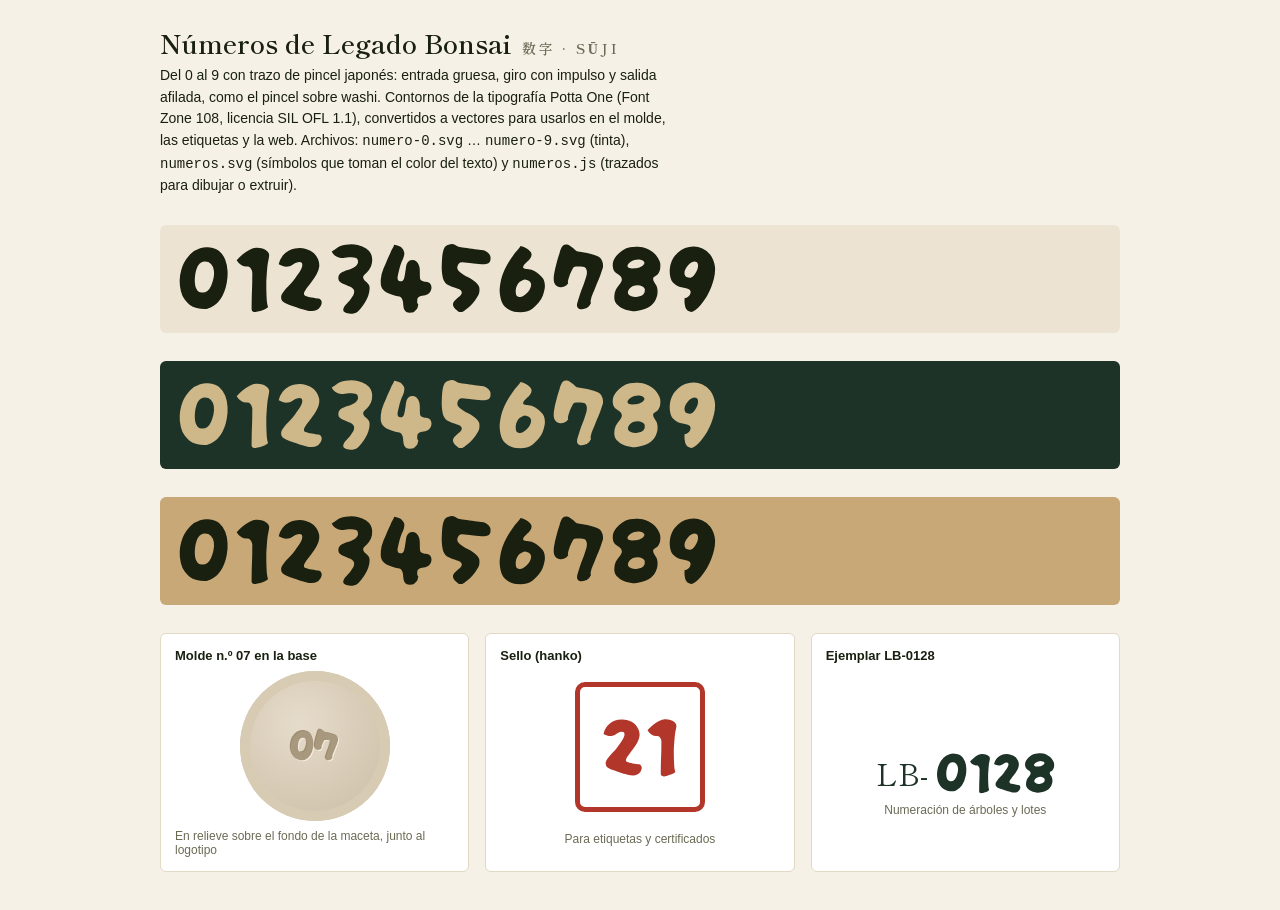
<file: assets/img/numeros/muestra.html>
<!doctype html>
<html lang="es">
<head>
<meta charset="utf-8">
<meta name="viewport" content="width=device-width, initial-scale=1">
<title>Números de Legado Bonsai</title>
<meta name="robots" content="noindex">
<link rel="stylesheet" href="https://fonts.googleapis.com/css2?family=Shippori+Mincho:wght@600&family=Zen+Kaku+Gothic+New&display=swap">
<style>
  :root{--tinta:#192010;--verde:#1E3328;--dorado:#CEB88A;--crema:#EDE3D2;--kraft:#C9A877;--papel:#F6F1E7}
  body{margin:0;padding:24px 16px 40px;background:var(--papel);color:var(--tinta);font-family:'Zen Kaku Gothic New',sans-serif}
  main{max-width:960px;margin:0 auto;display:grid;gap:28px}
  h1{font-family:'Shippori Mincho',serif;font-weight:600;font-size:26px;margin:0}
  h1 small{font-size:14px;letter-spacing:.2em;color:#6b6a55;margin-left:10px}
  p{margin:4px 0 0;max-width:65ch;line-height:1.55;font-size:14px}
  .fila{display:flex;flex-wrap:wrap;gap:6px;align-items:flex-end;padding:18px;border-radius:6px}
  .fila svg{height:72px;width:auto}
  .t{background:var(--crema);color:var(--tinta)} .v{background:var(--verde);color:var(--dorado)} .k{background:var(--kraft);color:var(--tinta)}
  .usos{display:grid;grid-template-columns:repeat(auto-fit,minmax(220px,1fr));gap:16px}
  .uso{background:#fff;border:1px solid #e1d8c6;border-radius:6px;padding:14px;display:grid;gap:8px;justify-items:center}
  .uso b{font-size:13px;justify-self:start}
  .hanko{width:120px;height:120px;border:5px solid #b3362b;border-radius:10px;color:#b3362b;display:flex;align-items:center;justify-content:center;gap:2px}
  .hanko svg{height:64px;width:auto}
  .base{width:150px;height:150px;border-radius:50%;background:radial-gradient(circle at 40% 35%,#e6dccb,#c9bba3);display:flex;align-items:center;justify-content:center;color:#a8987d;box-shadow:inset 0 0 0 10px #d8cbb4}
  .base svg{height:34px;width:auto;filter:drop-shadow(1px 1px 0 #f4ecdd) drop-shadow(-1px -1px 0 #9c8b70)}
  small.n{font-size:12px;color:#6b6a55}
</style>
</head>
<body>
<main>
  <header>
    <h1>Números de Legado Bonsai<small>数字 · SŪJI</small></h1>
    <p>Del 0 al 9 con trazo de pincel japonés: entrada gruesa, giro con impulso y salida afilada, como el pincel sobre washi. Contornos de la tipografía Potta One (Font Zone 108, licencia SIL OFL 1.1), convertidos a vectores para usarlos en el molde, las etiquetas y la web. Archivos: <code>numero-0.svg</code> … <code>numero-9.svg</code> (tinta), <code>numeros.svg</code> (símbolos que toman el color del texto) y <code>numeros.js</code> (trazados para dibujar o extruir).</p>
  </header>
  <section class="fila t" id="f1"></section>
  <section class="fila v" id="f2"></section>
  <section class="fila k" id="f3"></section>
  <section class="usos">
    <div class="uso"><b>Molde n.º 07 en la base</b><div class="base" id="u1"></div><small class="n">En relieve sobre el fondo de la maceta, junto al logotipo</small></div>
    <div class="uso"><b>Sello (hanko)</b><div class="hanko" id="u2"></div><small class="n">Para etiquetas y certificados</small></div>
    <div class="uso"><b>Ejemplar LB-0128</b><div id="u3" style="color:var(--verde);display:flex;align-items:flex-end;gap:2px"></div><small class="n">Numeración de árboles y lotes</small></div>
  </section>
</main>
<script src="numeros.js"></script>
<script>
  const N=window.LEGADO_NUMEROS;
  const svg=(c,h)=>{ const g=N[c], x0=g.bb[0]-20, w=g.bb[2]-g.bb[0]+40; return `<svg viewBox="${x0} -800 ${w} 860" style="height:${h}px" aria-label="${c}"><path fill="currentColor" d="${g.d}"/></svg>`; };
  const fila='0123456789'.split('').map(c=>svg(c,72)).join('');
  ['f1','f2','f3'].forEach(id=>document.getElementById(id).innerHTML=fila);
  document.getElementById('u1').innerHTML=svg('0',34)+svg('7',34);
  document.getElementById('u2').innerHTML=svg('2',64)+svg('1',64);
  document.getElementById('u3').innerHTML='<span style="font-family:Shippori Mincho,serif;font-size:30px;margin-right:6px">LB-</span>'+'0128'.split('').map(c=>svg(c,44)).join('');
</script>
</body>
</html>
</file>
<file: styles.css>
/* ==========================================================================
   Legado Bonsai — hoja de estilos de la tienda
   Dirección: minimalista, moderna. Un solo acento de color (jade), botones
   monocromos, sin cajas ni bordes salvo donde separan contenido real.
   ========================================================================== */

:root{
  --paper:#FAFAF6;
  --surface:#FFFFFF;
  --washi:#F1EAE1;
  --washi-line:#E4DACD;
  --ink:#1B241F;
  --ink-soft:#68766F;
  --ink-faint:#97A29B;
  --jade:#2F5D50;
  --jade-deep:#16241F;
  --jade-deeper:#0F1915;
  --kohaku:#9B2C2C;
  --line:rgba(27,36,31,.12);
  --line-strong:rgba(27,36,31,.22);
  --cta-bg:#1B241F;
  --cta-fg:#FAFAF6;
  --shadow:0 24px 48px -28px rgba(22,36,31,.28);
  --radius:2px;
  --maxw:1180px;
  --ease:cubic-bezier(.16,1,.3,1);
  --gold:#B8892B;
  --season-spring:#C97B95;
  --season-autumn:#B5651D;
  --season-winter:#5C7A93;
}

@media (prefers-color-scheme: dark){
  :root:not([data-theme="light"]){
    --paper:#121815;
    --surface:#17201C;
    --washi:#1D2622;
    --washi-line:#2A3530;
    --ink:#EDEAE3;
    --ink-soft:#9AA79F;
    --ink-faint:#5E6B64;
    --jade:#8FBFAC;
    --jade-deep:#0B1512;
    --jade-deeper:#070E0B;
    --kohaku:#D9756B;
    --line:rgba(237,234,227,.12);
    --line-strong:rgba(237,234,227,.22);
    --cta-bg:#EDEAE3;
    --cta-fg:#121815;
    --shadow:0 24px 48px -20px rgba(0,0,0,.55);
    --gold:#D9B24C;
    --season-spring:#DB93A8;
    --season-autumn:#D9884E;
    --season-winter:#7B9BB4;
  }
}
:root[data-theme="dark"]{
  --paper:#121815; --surface:#17201C; --washi:#1D2622; --washi-line:#2A3530;
  --ink:#EDEAE3; --ink-soft:#9AA79F; --ink-faint:#5E6B64;
  --jade:#8FBFAC; --jade-deep:#0B1512; --jade-deeper:#070E0B;
  --kohaku:#D9756B; --line:rgba(237,234,227,.12); --line-strong:rgba(237,234,227,.22);
  --cta-bg:#EDEAE3; --cta-fg:#121815; --shadow:0 24px 48px -20px rgba(0,0,0,.55);
  --gold:#D9B24C; --season-spring:#DB93A8; --season-autumn:#D9884E; --season-winter:#7B9BB4;
}

*{ box-sizing:border-box; }
html{ scroll-behavior:smooth; }
body{
  margin:0;
  background:
    url("data:image/svg+xml,%3Csvg xmlns='http://www.w3.org/2000/svg' width='180' height='180'%3E%3Cfilter id='n'%3E%3CfeTurbulence type='fractalNoise' baseFrequency='0.85' numOctaves='2' stitchTiles='stitch'/%3E%3CfeColorMatrix type='matrix' values='0 0 0 0 0  0 0 0 0 0  0 0 0 0 0  0 0 0 0.05 0'/%3E%3C/filter%3E%3Crect width='100%25' height='100%25' filter='url(%23n)'/%3E%3C/svg%3E"),
    var(--paper);
  color:var(--ink);
  font-family:'Zen Kaku Gothic New','Hiragino Sans',sans-serif;
  font-size:16px;
  line-height:1.7;
  -webkit-font-smoothing:antialiased;
}
img{ max-width:100%; display:block; }
h1,h2,h3,h4{
  font-family:'Shippori Mincho',serif;
  color:var(--ink);
  line-height:1.28;
  margin:0 0 .5em;
  text-wrap:balance;
  font-weight:600;
  letter-spacing:-.01em;
}
a{ color:inherit; }
button{ font-family:inherit; }
ruby{ ruby-position:over; }
rt{ font-size:.55em; font-weight:400; color:var(--ink-faint); letter-spacing:0; user-select:none; }
.wrap{ max-width:var(--maxw); margin:0 auto; padding:0 clamp(1.25rem,4vw,2.5rem); }
.section{ padding:clamp(4.5rem,9vw,7.5rem) 0; border-top:1px solid var(--line); }
.section:first-of-type{ border-top:none; }
.section-head{ max-width:640px; margin:0 0 3rem; }
.eyebrow{
  display:block; font-size:.72rem; letter-spacing:.14em; text-transform:uppercase;
  color:var(--ink-faint); font-weight:700; margin-bottom:.9rem;
}
.section-head p{ color:var(--ink-soft); margin-top:.7rem; max-width:52ch; }
.section.alt{ background:var(--paper); } /* ya no hay franja de color: separación por whitespace */

.btn{
  display:inline-flex; align-items:center; justify-content:center; gap:.5em;
  border:none; border-radius:var(--radius); cursor:pointer;
  padding:.95em 1.7em; font-size:.84rem; font-weight:600;
  letter-spacing:.02em; text-decoration:none; transition:opacity .15s var(--ease), transform .15s var(--ease);
  will-change:transform;
}
.btn:active{ transform:translateY(1px); }
.btn-primary{ background:var(--cta-bg); color:var(--cta-fg); }
.btn-primary:hover{ opacity:.82; }
.btn-ghost{
  background:none; color:var(--ink); padding:.95em 0; border-bottom:1px solid var(--line-strong);
  border-radius:0; font-weight:500;
}
.btn-ghost:hover{ border-color:var(--ink); }
.btn-outline{ background:transparent; color:var(--ink); border:1px solid var(--line-strong); }
.btn-outline:hover{ border-color:var(--ink); }
.btn-block{ width:100%; }
.btn[disabled]{ opacity:.4; cursor:not-allowed; }

/* ---------------- HEADER / NAV ---------------- */
.site-header{
  position:sticky; top:0; z-index:40;
  background:color-mix(in srgb, var(--paper) 88%, transparent);
  backdrop-filter:blur(10px);
  border-bottom:1px solid var(--line);
}
.nav{ display:flex; align-items:center; justify-content:space-between; gap:1rem; padding:1rem clamp(1.25rem,4vw,2.5rem); }
.brand{ display:flex; align-items:center; gap:.55rem; text-decoration:none; flex-shrink:0; }
/* con el menú completo no hay sitio para el kanji: el logotipo ya lleva el nombre */
@media (min-width:1121px){ .nav .brand .jp{ display:none; } }
.brand img{ height:35px; width:auto; display:block; }
@media (prefers-color-scheme: dark){ :root:not([data-theme="light"]) .brand img{ filter:brightness(0) invert(.93); } }
:root[data-theme="dark"] .brand img{ filter:brightness(0) invert(.93); }
.brand .jp{ font-family:'Shippori Mincho',serif; font-size:.72rem; color:var(--ink-faint); letter-spacing:.04em; white-space:nowrap; }
.nav-links{ display:flex; gap:2rem; list-style:none; margin:0; padding:0; }
.nav-links a{
  font-size:.82rem; letter-spacing:.01em; font-weight:500;
  text-decoration:none; color:var(--ink-soft); white-space:nowrap;
}
.nav-links a:hover{ color:var(--ink); }
.nav-actions{ display:flex; align-items:center; gap:1.1rem; }
.icon-btn{
  position:relative; background:none; border:none; cursor:pointer; padding:.2rem;
  color:var(--ink); display:flex; align-items:center; justify-content:center;
}
.icon-btn svg{ width:19px; height:19px; }
.cart-count{
  position:absolute; top:-5px; right:-7px; background:var(--ink); color:var(--paper);
  font-size:.6rem; font-weight:700; min-width:15px; height:15px; border-radius:50%;
  display:flex; align-items:center; justify-content:center; padding:0 3px;
}
.nav-toggle{ display:none; }
@media (max-width:1120px){
  .nav-links{
    display:none; position:absolute; top:100%; left:0; right:0; flex-direction:column; gap:0;
    background:var(--paper); border-bottom:1px solid var(--line); padding:.5rem 0;
  }
  .nav-links.open{ display:flex; }
  .nav-links a{ padding:.85rem clamp(1.25rem,4vw,2.5rem); display:block; }
  .nav-toggle{ display:flex; }
  .nav{ position:relative; }
}

/* ---------------- HERO ---------------- */
.hero{ padding:clamp(3.5rem,8vw,6rem) 0 clamp(3rem,6vw,4.5rem); }
.hero-grid{ display:grid; grid-template-columns:1fr 1fr; gap:clamp(2rem,6vw,5rem); align-items:center; }
@media (max-width:900px){ .hero-grid{ grid-template-columns:1fr; } }
.hero-kanji{ font-family:'Shippori Mincho',serif; font-size:.85rem; color:var(--ink-faint); letter-spacing:.08em; margin-bottom:1.4rem; }
.hero h1{ font-size:clamp(2.4rem,4.6vw,3.4rem); max-width:15ch; font-weight:500; letter-spacing:-.02em; }
.hero p.lede{ color:var(--ink-soft); max-width:42ch; font-size:1.02rem; font-weight:300; margin:1.3rem 0 2rem; }
.hero-ctas{ display:flex; align-items:center; gap:1.8rem; flex-wrap:wrap; }
.hero-figure{ position:relative; }
.hero-figure .frame{ border-radius:var(--radius); overflow:hidden; aspect-ratio:4/5; background:var(--washi); }
.hero-figure img{ width:100%; height:112%; object-fit:cover; will-change:transform; }
.hero-figure figcaption{ margin-top:.9rem; font-size:.76rem; color:var(--ink-faint); letter-spacing:.03em; }
.vertical-jp{
  writing-mode:vertical-rl; text-orientation:mixed;
  position:absolute; top:-1.6rem; left:-2.4rem;
  font-family:'Shippori Mincho',serif; font-size:.95rem; letter-spacing:.4em;
  color:var(--ink-faint); opacity:.55; pointer-events:none;
}
@media (max-width:900px){ .vertical-jp{ display:none; } }

/* ---------------- SOBRE LA MARCA ---------------- */
.brand-story{ display:grid; grid-template-columns:1.1fr .9fr; gap:clamp(2rem,6vw,4.5rem); align-items:start; position:relative; overflow:clip; }
@media (max-width:860px){ .brand-story{ grid-template-columns:1fr; } }
.brand-story .prose p{ color:var(--ink-soft); font-weight:300; margin:0 0 1.2em; max-width:56ch; }
.brand-story .prose p strong{ font-weight:700; color:var(--ink); }
.brand-story .prose p:last-child{ margin:0; }
.pillars{ display:grid; grid-template-columns:1fr 1fr; gap:2rem 1.5rem; position:relative; z-index:1; }
.pillar{ border-top:1px solid var(--line); padding-top:1rem; }
.pillar .jp{ font-family:'Shippori Mincho',serif; color:var(--ink-faint); font-size:1.1rem; margin-bottom:.5rem; }
.pillar h4{ font-size:.95rem; margin:0 0 .35rem; font-weight:600; }
.pillar p{ font-size:.85rem; color:var(--ink-soft); margin:0; }

/* Ensō — el trazo del círculo zen, como marca de agua discreta detrás de los pilares */
.enso{
  position:absolute; top:-2rem; right:-2rem; width:min(60%,320px); height:auto;
  color:var(--ink); opacity:.06; pointer-events:none; z-index:0;
}
@media (max-width:860px){ .enso{ display:none; } }

/* Seigaiha (青海波) — franja de olas, usada como cesura entre secciones */
.seigaiha{
  height:34px;
  background-image:url("data:image/svg+xml,%3Csvg xmlns='http://www.w3.org/2000/svg' viewBox='0 0 100 50' width='100' height='50'%3E%3Cg fill='none' stroke='%232F5D50' stroke-width='1.6' opacity='0.45'%3E%3Cpath d='M-50,50 A50,50 0 0,1 50,50'/%3E%3Cpath d='M-35,50 A35,35 0 0,1 35,50'/%3E%3Cpath d='M-20,50 A20,20 0 0,1 20,50'/%3E%3Cpath d='M0,50 A50,50 0 0,1 100,50'/%3E%3Cpath d='M15,50 A35,35 0 0,1 85,50'/%3E%3Cpath d='M30,50 A20,20 0 0,1 70,50'/%3E%3Cpath d='M50,50 A50,50 0 0,1 150,50'/%3E%3Cpath d='M65,50 A35,35 0 0,1 135,50'/%3E%3Cpath d='M80,50 A20,20 0 0,1 120,50'/%3E%3C/g%3E%3C/svg%3E");
  background-repeat:repeat-x; background-size:100px 34px; background-position:center;
}
@media (prefers-color-scheme: dark){
  :root:not([data-theme="light"]) .seigaiha{
    background-image:url("data:image/svg+xml,%3Csvg xmlns='http://www.w3.org/2000/svg' viewBox='0 0 100 50' width='100' height='50'%3E%3Cg fill='none' stroke='%238FBFAC' stroke-width='1.6' opacity='0.4'%3E%3Cpath d='M-50,50 A50,50 0 0,1 50,50'/%3E%3Cpath d='M-35,50 A35,35 0 0,1 35,50'/%3E%3Cpath d='M-20,50 A20,20 0 0,1 20,50'/%3E%3Cpath d='M0,50 A50,50 0 0,1 100,50'/%3E%3Cpath d='M15,50 A35,35 0 0,1 85,50'/%3E%3Cpath d='M30,50 A20,20 0 0,1 70,50'/%3E%3Cpath d='M50,50 A50,50 0 0,1 150,50'/%3E%3Cpath d='M65,50 A35,35 0 0,1 135,50'/%3E%3Cpath d='M80,50 A20,20 0 0,1 120,50'/%3E%3C/g%3E%3C/svg%3E");
  }
}
:root[data-theme="dark"] .seigaiha{
  background-image:url("data:image/svg+xml,%3Csvg xmlns='http://www.w3.org/2000/svg' viewBox='0 0 100 50' width='100' height='50'%3E%3Cg fill='none' stroke='%238FBFAC' stroke-width='1.6' opacity='0.4'%3E%3Cpath d='M-50,50 A50,50 0 0,1 50,50'/%3E%3Cpath d='M-35,50 A35,35 0 0,1 35,50'/%3E%3Cpath d='M-20,50 A20,20 0 0,1 20,50'/%3E%3Cpath d='M0,50 A50,50 0 0,1 100,50'/%3E%3Cpath d='M15,50 A35,35 0 0,1 85,50'/%3E%3Cpath d='M30,50 A20,20 0 0,1 70,50'/%3E%3Cpath d='M50,50 A50,50 0 0,1 150,50'/%3E%3Cpath d='M65,50 A35,35 0 0,1 135,50'/%3E%3Cpath d='M80,50 A20,20 0 0,1 120,50'/%3E%3C/g%3E%3C/svg%3E");
}

/* Kintsugi (金継ぎ) — costura dorada, cesura alternativa que evoca "lo reparado gana valor" */
.kintsugi{
  height:34px;
  background-image:url("data:image/svg+xml,%3Csvg xmlns='http://www.w3.org/2000/svg' viewBox='0 0 200 40' width='200' height='40'%3E%3Cpath d='M0,20 L14,11 L27,27 L41,9 L56,25 L72,13 L89,29 L106,10 L123,24 L140,8 L157,26 L174,12 L200,20' fill='none' stroke='%23B8892B' stroke-width='2' stroke-linecap='round' stroke-linejoin='round' opacity='0.85'/%3E%3Ccircle cx='27' cy='27' r='2.4' fill='%23B8892B'/%3E%3Ccircle cx='89' cy='29' r='2.4' fill='%23B8892B'/%3E%3Ccircle cx='157' cy='26' r='2.4' fill='%23B8892B'/%3E%3C/svg%3E");
  background-repeat:repeat-x; background-size:180px 34px; background-position:center;
}
@media (prefers-color-scheme: dark){
  :root:not([data-theme="light"]) .kintsugi{
    background-image:url("data:image/svg+xml,%3Csvg xmlns='http://www.w3.org/2000/svg' viewBox='0 0 200 40' width='200' height='40'%3E%3Cpath d='M0,20 L14,11 L27,27 L41,9 L56,25 L72,13 L89,29 L106,10 L123,24 L140,8 L157,26 L174,12 L200,20' fill='none' stroke='%23D9B24C' stroke-width='2' stroke-linecap='round' stroke-linejoin='round' opacity='0.9'/%3E%3Ccircle cx='27' cy='27' r='2.4' fill='%23D9B24C'/%3E%3Ccircle cx='89' cy='29' r='2.4' fill='%23D9B24C'/%3E%3Ccircle cx='157' cy='26' r='2.4' fill='%23D9B24C'/%3E%3C/svg%3E");
  }
}
:root[data-theme="dark"] .kintsugi{
  background-image:url("data:image/svg+xml,%3Csvg xmlns='http://www.w3.org/2000/svg' viewBox='0 0 200 40' width='200' height='40'%3E%3Cpath d='M0,20 L14,11 L27,27 L41,9 L56,25 L72,13 L89,29 L106,10 L123,24 L140,8 L157,26 L174,12 L200,20' fill='none' stroke='%23D9B24C' stroke-width='2' stroke-linecap='round' stroke-linejoin='round' opacity='0.9'/%3E%3Ccircle cx='27' cy='27' r='2.4' fill='%23D9B24C'/%3E%3Ccircle cx='89' cy='29' r='2.4' fill='%23D9B24C'/%3E%3Ccircle cx='157' cy='26' r='2.4' fill='%23D9B24C'/%3E%3C/svg%3E");
}

/* Shodo (書道) — trazo de pincel, divisor orgánico entre secciones */
.shodo{ display:flex; justify-content:center; padding:2.2rem 0 0; color:var(--ink-faint); }
.shodo svg{ width:200px; height:20px; }

/* Cita a pantalla completa */
.quote-break{ position:relative; height:clamp(320px,48vw,460px); overflow:hidden; }
.quote-break img{
  width:100%; height:130%; object-fit:cover; object-position:center 30%;
  filter:grayscale(.55) sepia(.18) saturate(1.3) hue-rotate(45deg) brightness(.65);
  will-change:transform;
}
.quote-break-overlay{
  position:absolute; inset:0; display:flex; flex-direction:column; align-items:center; justify-content:center;
  text-align:center; padding:2rem; background:linear-gradient(0deg, rgba(15,25,21,.35), rgba(15,25,21,.15));
}
.quote-break blockquote{
  margin:0; font-family:'Shippori Mincho',serif; font-weight:500; color:#F4EEDF;
  font-size:clamp(1.5rem,4vw,2.4rem); max-width:18ch; text-wrap:balance;
}
.quote-break cite{ margin-top:1.1rem; font-style:normal; font-size:.78rem; letter-spacing:.05em; color:#D8C9A8; }

/* ---------------- ESTILOS (spec-sheet comparativo) ---------------- */
.styles-compare-wrap{ overflow-x:auto; }
table.styles-compare{ border-collapse:collapse; width:100%; min-width:760px; }
table.styles-compare th, table.styles-compare td{ border-bottom:1px solid var(--line); padding:1.1rem 1.2rem; text-align:left; vertical-align:top; }
table.styles-compare thead th{ border-bottom:1px solid var(--line-strong); padding-top:0; }
table.styles-compare .row-label{
  width:150px; font-size:.72rem; letter-spacing:.05em; text-transform:uppercase; color:var(--ink-faint);
  font-weight:600; position:sticky; left:0; background:var(--paper);
}
table.styles-compare tbody td:not(.row-label){ font-size:.86rem; color:var(--ink-soft); }
.style-col{ display:flex; flex-direction:column; align-items:flex-start; gap:.5rem; min-width:160px; }
.style-icon{ width:38px; height:38px; color:var(--ink-faint); }
.style-jp{ font-family:'Shippori Mincho',serif; font-size:1.25rem; color:var(--ink); }
.style-name{ font-size:.78rem; color:var(--ink-soft); font-weight:600; }
table.styles-compare tbody tr:hover td{ color:var(--ink); }
table.styles-compare tbody tr:hover .row-label{ color:var(--ink-faint); }

/* ---------------- ACCESIBILIDAD Y ESTADOS ---------------- */
.skip-link{
  position:absolute; left:1rem; top:-100px; z-index:100; background:var(--ink); color:var(--paper);
  padding:.6rem 1rem; border-radius:var(--radius); font-size:.85rem; font-weight:600; text-decoration:none;
  transition:top .2s var(--ease);
}
.skip-link:focus{ top:1rem; }
:focus-visible{ outline:2px solid var(--jade); outline-offset:3px; border-radius:2px; }
.nav-links a.is-active{ color:var(--ink); box-shadow:inset 0 -1px 0 var(--ink); padding-bottom:.2rem; }
.is-soon{ opacity:.45; cursor:default; pointer-events:none; }
.is-soon small{ font-size:.66rem; letter-spacing:.04em; text-transform:uppercase; margin-left:.35em; }
.form-msg{ margin:.2rem 0 0; font-size:.82rem; color:var(--jade); min-height:1.2em; }
.form-msg.is-error{ color:var(--kohaku); }

/* ---------------- CARRUSEL DESTACADOS ---------------- */
.carousel-wrap{ margin-bottom:3.5rem; scroll-margin-top:5rem; }
.carousel-head{ display:flex; align-items:baseline; justify-content:space-between; gap:1rem; margin-bottom:1.2rem; }
.carousel-head h3{ font-size:1.05rem; font-weight:600; margin:0; }
.carousel-see-all{ font-size:.82rem; font-weight:600; color:var(--jade); text-decoration:none; white-space:nowrap; }
.carousel-see-all:hover{ text-decoration:underline; }
.carousel-track-wrap{ position:relative; }
.carousel-track{
  display:flex; gap:1.2rem; overflow-x:auto; scroll-snap-type:x mandatory;
  padding:.2rem .2rem 1rem; margin:-.2rem -.2rem -1rem; scrollbar-width:none;
}
.carousel-track::-webkit-scrollbar{ display:none; }
.carousel-track .card{ flex:0 0 180px; scroll-snap-align:start; opacity:1; transform:none; }
.carousel-nav{
  position:absolute; top:35%; transform:translateY(-50%); background:var(--paper); border:1px solid var(--line);
  color:var(--ink); width:34px; height:34px; border-radius:50%; cursor:pointer; z-index:2; box-shadow:var(--shadow);
}
.carousel-nav.prev{ left:-14px; } .carousel-nav.next{ right:-14px; }
@media (max-width:640px){ .carousel-nav{ display:none; } }

/* ---------------- FILTROS / CATALOGO ---------------- */
.filters-bar{
  display:flex; flex-wrap:wrap; gap:1.2rem; align-items:flex-end; justify-content:space-between;
  margin-bottom:2.5rem; padding-bottom:1.4rem; border-bottom:1px solid var(--line);
  scroll-margin-top:5rem;
}
.catalog-more{ display:flex; justify-content:center; margin-top:3rem; }

/* CTA en portada: cuántos árboles hay y salto a la página del catálogo */
.catalog-cta{
  display:flex; align-items:center; justify-content:space-between; gap:2rem; flex-wrap:wrap;
  margin-top:3rem; padding-top:1.8rem; border-top:1px solid var(--line);
}
.catalog-cta-count{ font-family:'Shippori Mincho',serif; font-size:1.35rem; color:var(--ink); }
.catalog-cta p{ margin:.3rem 0 0; color:var(--ink-soft); font-size:.9rem; font-weight:300; }

/* ---------------- CATÁLOGO (página completa) ---------------- */
.catalog-page-head{ padding:clamp(2.5rem,6vw,4rem) 0 1.6rem; }
.catalog-page-head .back{ display:inline-block; font-size:.8rem; color:var(--ink-faint); text-decoration:none; margin-bottom:1.4rem; }
.catalog-page-head .back:hover{ color:var(--ink); }
.catalog-page-head h1{ font-size:clamp(2rem,4vw,2.8rem); font-weight:500; margin:0 0 .5rem; letter-spacing:-.02em; }
.catalog-page-head p{ color:var(--ink-soft); font-weight:300; max-width:52ch; margin:0; }

.catalog-toolbar{
  position:sticky; top:58px; z-index:30;
  background:color-mix(in srgb, var(--paper) 92%, transparent); backdrop-filter:blur(10px);
  border-top:1px solid var(--line); border-bottom:1px solid var(--line);
  padding:.9rem 0; margin-bottom:2.2rem;
}
.catalog-toolbar .wrap{ display:flex; flex-direction:column; gap:.85rem; }
.toolbar-row{ display:flex; align-items:flex-end; justify-content:space-between; gap:1.2rem; flex-wrap:wrap; }
.search-box{ position:relative; flex:1 1 220px; max-width:360px; }
.search-box svg{ position:absolute; left:0; top:50%; transform:translateY(-50%); width:15px; height:15px; color:var(--ink-faint); pointer-events:none; }
.search-box input{
  width:100%; padding:.5em 0 .5em 1.4rem; border:none; border-bottom:1px solid var(--line-strong); border-radius:0;
  background:transparent; color:var(--ink); font-family:inherit; font-size:.9rem;
}
.search-box input:focus{ outline:none; border-color:var(--ink); }
.search-box input::-webkit-search-cancel-button{ -webkit-appearance:none; }
.toolbar-controls{ display:flex; gap:1.5rem; align-items:flex-end; flex-wrap:wrap; }
.catalog-count{ font-size:.72rem; color:var(--ink-faint); font-weight:700; letter-spacing:.06em; text-transform:uppercase; white-space:nowrap; padding-bottom:.5em; }

.chips{ display:flex; gap:.5rem; flex-wrap:wrap; }
.chip{
  border:1px solid var(--line-strong); background:transparent; color:var(--ink-soft);
  border-radius:999px; padding:.38em .95em; font-size:.8rem; font-weight:500; cursor:pointer; font-family:inherit;
  transition:background .2s var(--ease), color .2s var(--ease), border-color .2s var(--ease);
}
.chip span{ color:var(--ink-faint); font-size:.72rem; margin-left:.2em; }
.chip:hover{ border-color:var(--ink); color:var(--ink); }
.chip.active{ background:var(--ink); color:var(--paper); border-color:var(--ink); }
.chip.active span{ color:color-mix(in srgb, var(--paper) 65%, transparent); }

.catalog-body{ padding-bottom:clamp(4rem,8vw,6rem); }
.product-grid.dense{ grid-template-columns:repeat(auto-fill,minmax(200px,1fr)); gap:1.8rem 1.2rem; }
.link-btn{ background:none; border:none; padding:0; font:inherit; color:var(--jade); font-weight:700; cursor:pointer; text-decoration:underline; }
.filter-group{ display:flex; flex-direction:column; gap:.35rem; }
.filter-group label{ font-size:.68rem; letter-spacing:.08em; text-transform:uppercase; color:var(--ink-faint); font-weight:600; }
.filter-group select{
  padding:.4em 0; border:none; border-bottom:1px solid var(--line-strong); border-radius:0;
  background:transparent; color:var(--ink); font-family:inherit; font-size:.86rem; min-width:150px;
}
.filters-row{ display:flex; gap:2rem; flex-wrap:wrap; }

.product-grid{ display:grid; grid-template-columns:repeat(auto-fit,minmax(230px,1fr)); gap:2.2rem 1.6rem; }
.catalog-status{ text-align:center; color:var(--ink-soft); padding:2.5rem 0; font-size:.92rem; }

.card{ display:flex; flex-direction:column; }
.card-media{ position:relative; aspect-ratio:4/5; background:var(--washi); overflow:hidden; cursor:pointer; }
.card-media img{ width:100%; height:100%; object-fit:cover; transition:transform .6s var(--ease); }
.card:hover .card-media img{ transform:scale(1.035); }
.card-media .stock-badge{
  position:absolute; top:.7rem; left:.7rem; background:var(--paper); color:var(--kohaku);
  font-size:.62rem; letter-spacing:.05em; text-transform:uppercase; font-weight:700; padding:.28rem .55rem; border-radius:2px;
}
.card-body{ padding-top:.9rem; display:flex; flex-direction:column; gap:.25rem; }
.card-top{ display:flex; align-items:baseline; justify-content:space-between; gap:.6rem; }
.card-body h3{ font-size:1rem; font-weight:500; margin:0; }
.card-tag{ font-size:.78rem; color:var(--ink-faint); }
.price{ font-family:'Zen Kaku Gothic New',sans-serif; font-weight:600; font-size:.92rem; color:var(--ink); font-variant-numeric:tabular-nums; white-space:nowrap; }
.card-actions{ display:flex; gap:1.2rem; margin-top:.7rem; }
.mini-btn{
  border:none; background:none; color:var(--ink); border-bottom:1px solid var(--line-strong);
  padding:0 0 .15rem; font-size:.78rem; font-weight:500; cursor:pointer;
}
.mini-btn:hover{ border-color:var(--ink); }
.mini-btn.solid{ color:var(--ink-soft); }
.mini-btn.solid:hover{ color:var(--ink); border-color:var(--ink); }

/* ---------------- MODAL PRODUCTO ---------------- */
.modal-overlay{
  position:fixed; inset:0; background:rgba(15,25,21,.55); z-index:80;
  display:flex; align-items:flex-start; justify-content:center; padding:3vh 1rem;
  opacity:0; pointer-events:none; transition:opacity .3s var(--ease); overflow-y:auto;
}
.modal-overlay.open{ opacity:1; pointer-events:auto; }
.modal{
  background:var(--paper); border-radius:var(--radius); max-width:900px; width:100%;
  margin:auto 0; box-shadow:0 30px 60px -20px rgba(0,0,0,.4); position:relative;
}
.modal-close{
  position:absolute; top:.8rem; right:.8rem; z-index:2; background:var(--surface); color:var(--ink);
  border:1px solid var(--line); width:32px; height:32px; border-radius:50%; cursor:pointer; font-size:1.1rem; line-height:1;
}
.modal-grid{ display:grid; grid-template-columns:1fr 1fr; gap:0; }
@media (max-width:760px){ .modal-grid{ grid-template-columns:1fr; } }
.viewer{ position:relative; background:var(--washi); aspect-ratio:1/1; overflow:hidden; user-select:none; cursor:grab; }
.viewer:active{ cursor:grabbing; }
.viewer img{ position:absolute; inset:0; width:100%; height:100%; object-fit:cover; pointer-events:none; transition:opacity .35s var(--ease); }
.viewer .hint{
  position:absolute; bottom:0; left:0; right:0; text-align:center; font-size:.7rem;
  color:var(--ink-soft); letter-spacing:.03em; padding:.7rem 0 .6rem;
  background:linear-gradient(0deg, color-mix(in srgb, var(--washi) 88%, transparent) 60%, transparent);
}
.viewer-progress{ position:absolute; left:0; right:0; bottom:0; height:2px; background:rgba(0,0,0,.08); z-index:1; }
.viewer-progress i{ display:block; height:100%; background:var(--ink); width:0%; }
.viewer-nav{ position:absolute; top:50%; transform:translateY(-50%); background:var(--paper); border:1px solid var(--line); color:var(--ink); width:32px; height:32px; border-radius:50%; cursor:pointer; }
.viewer-nav.prev{ left:.7rem; } .viewer-nav.next{ right:.7rem; }
.viewer-placeholder{
  position:absolute; inset:0;
  display:flex; align-items:center; justify-content:center; flex-direction:column; gap:.5rem; color:var(--ink-faint);
  background:var(--washi);
}
.viewer-placeholder[hidden]{ display:none; }
.viewer-placeholder .kanji{ font-family:'Shippori Mincho',serif; font-size:2rem; color:var(--ink-soft); opacity:.7; }
.viewer-placeholder span{ font-size:.7rem; letter-spacing:.05em; text-transform:uppercase; }

.modal-info{ padding:2rem clamp(1.4rem,3vw,2.4rem); display:flex; flex-direction:column; gap:1.2rem; max-height:80vh; overflow-y:auto; }
.modal-info .style-tag{ font-size:.72rem; letter-spacing:.08em; text-transform:uppercase; color:var(--ink-faint); font-weight:600; }
.modal-info h2{ font-size:1.5rem; margin:0; font-weight:500; }
.modal-info .species{ font-size:.84rem; color:var(--ink-soft); font-style:italic; margin-top:-.5rem; }
.modal-info .story{ font-size:.92rem; color:var(--ink-soft); margin:0; }
.spec-grid{ display:grid; grid-template-columns:repeat(2,1fr); gap:.8rem 1rem; font-size:.82rem; border-top:1px solid var(--line); padding-top:1rem; }
.spec-grid div{ }
.spec-grid b{ display:block; color:var(--ink-faint); font-size:.66rem; text-transform:uppercase; letter-spacing:.06em; margin-bottom:.2rem; font-weight:600; }

.care-accordion details{ border-top:1px solid var(--line); }
.care-accordion summary{
  cursor:pointer; padding:.9rem 0; font-weight:600; font-size:.84rem; color:var(--ink);
  list-style:none; display:flex; align-items:center; justify-content:space-between;
}
.care-accordion summary::-webkit-details-marker{ display:none; }
.care-accordion summary::after{ content:"+"; font-size:1.1rem; color:var(--ink-faint); font-weight:400; }
.care-accordion details[open] summary::after{ content:"–"; }
.care-item{ padding:0 0 .9rem; font-size:.85rem; color:var(--ink-soft); }
.care-item + .care-item{ border-top:1px dashed var(--line); padding-top:.9rem; margin-top:0; }
.care-item b{ display:block; color:var(--ink); margin-bottom:.15rem; font-weight:600; }

.tier-picker{ display:flex; flex-direction:column; gap:0; border-top:1px solid var(--line); }
.tier-picker .tier-opt{
  display:flex; gap:.7rem; align-items:flex-start; border-bottom:1px solid var(--line);
  padding:.8rem 0; cursor:pointer;
}
.tier-picker input{ margin-top:.3rem; accent-color:var(--ink); }
.tier-opt strong{ display:block; font-size:.87rem; color:var(--ink); font-weight:600; }
.tier-opt span{ font-size:.78rem; color:var(--ink-soft); }

.qty-row{ display:flex; align-items:center; gap:1rem; }
.qty-stepper{ display:flex; align-items:center; border:1px solid var(--line-strong); border-radius:var(--radius); }
.qty-stepper button{ background:none; border:none; width:32px; height:32px; font-size:1rem; cursor:pointer; color:var(--ink); }
.qty-stepper span{ min-width:26px; text-align:center; font-variant-numeric:tabular-nums; }
.modal-price{ font-weight:600; font-size:1.15rem; color:var(--ink); margin-left:auto; }

/* ---------------- SERVICIOS ---------------- */
.tiers-grid{ display:grid; grid-template-columns:repeat(auto-fit,minmax(230px,1fr)); gap:0; border-top:1px solid var(--line); }
.tier-card{
  padding:2rem 1.6rem; display:flex; flex-direction:column; gap:.9rem; position:relative;
  border-bottom:1px solid var(--line); border-right:1px solid var(--line);
}
.tier-card:last-child{ border-right:none; }
@media (max-width:720px){ .tier-card{ border-right:none; } }
.tier-card.highlight .for{ color:var(--jade); }
.tier-card.highlight .for::after{ content:" · Recomendado"; }
.tier-card .for{ font-size:.7rem; text-transform:uppercase; letter-spacing:.06em; color:var(--ink-faint); font-weight:600; }
.tier-card h3{ font-size:1.15rem; font-weight:500; }
.tier-card ul{ margin:0; padding-left:1.05rem; font-size:.87rem; color:var(--ink-soft); display:flex; flex-direction:column; gap:.5rem; }

/* ---------------- TALLERES ---------------- */
.workshop-grid{ display:grid; grid-template-columns:repeat(auto-fit,minmax(230px,1fr)); gap:0; border-top:1px solid var(--line); }
.workshop-card{
  padding:2rem 1.6rem; display:flex; flex-direction:column; gap:.7rem; position:relative;
  border-bottom:1px solid var(--line); border-right:1px solid var(--line);
}
.workshop-card:last-child{ border-right:none; }
@media (max-width:900px){ .workshop-card{ border-right:none; } }
.workshop-card.highlight .meta{ color:var(--jade); }
.workshop-card.highlight .meta::after{ content:" · Más pedido"; }
.workshop-card .jp{ font-family:'Shippori Mincho',serif; color:var(--ink-faint); font-size:1.15rem; }
.workshop-card h3{ font-size:1.05rem; font-weight:500; margin:0; }
.workshop-card .meta{ font-size:.7rem; text-transform:uppercase; letter-spacing:.05em; color:var(--ink-faint); font-weight:600; }
.workshop-card p{ font-size:.86rem; color:var(--ink-soft); margin:0; flex:1; }
.workshop-price{ font-weight:700; color:var(--ink); font-size:1.05rem; }
.workshop-price span{ font-weight:400; color:var(--ink-soft); font-size:.76rem; margin-left:.3em; }

/* ---------------- CALENDARIO ---------------- */
.moon-highlight{
  display:flex; gap:1.4rem; align-items:baseline; border-top:1px solid var(--ink); border-bottom:1px solid var(--line);
  padding:1.4rem 0; margin-bottom:1.8rem; flex-wrap:wrap;
}
.moon-highlight .phase{ font-family:'Shippori Mincho',serif; font-size:1.05rem; color:var(--ink); white-space:nowrap; }
.moon-highlight p{ margin:0; color:var(--ink-soft); font-size:.88rem; max-width:56ch; }
.moon-highlight.season-spring{ border-top-color:var(--season-spring); }
.moon-highlight.season-spring .phase{ color:var(--season-spring); }
.moon-highlight.season-summer{ border-top-color:var(--jade); }
.moon-highlight.season-summer .phase{ color:var(--jade); }
.moon-highlight.season-autumn{ border-top-color:var(--season-autumn); }
.moon-highlight.season-autumn .phase{ color:var(--season-autumn); }
.moon-highlight.season-winter{ border-top-color:var(--season-winter); }
.moon-highlight.season-winter .phase{ color:var(--season-winter); }
.cal-wrap{ overflow-x:auto; }
table.cal{ border-collapse:collapse; width:100%; min-width:600px; font-size:.85rem; }
table.cal th, table.cal td{ padding:.7rem .9rem .7rem 0; text-align:left; border-bottom:1px solid var(--line); }
table.cal thead th{ color:var(--ink-faint); font-weight:600; font-size:.7rem; text-transform:uppercase; letter-spacing:.06em; }
table.cal tbody tr:last-child td{ border-bottom:none; }
table.cal td.month{ font-weight:600; white-space:nowrap; }
table.cal td.fase{ color:var(--ink-soft); white-space:nowrap; }
table.cal tr.current td{ color:var(--ink); }
table.cal tr.current td.month{ position:relative; }
table.cal tr.current td.month::before{ content:""; position:absolute; left:-.9rem; top:.3rem; bottom:.3rem; width:2px; background:var(--jade); }
table.cal tr.current.season-spring td.month::before{ background:var(--season-spring); }
table.cal tr.current.season-autumn td.month::before{ background:var(--season-autumn); }
table.cal tr.current.season-winter td.month::before{ background:var(--season-winter); }

/* ---------------- COMO FUNCIONA ---------------- */
.steps{ display:grid; grid-template-columns:repeat(auto-fit,minmax(190px,1fr)); gap:2rem; }
.step-number{
  display:inline-flex; align-items:center; justify-content:center; width:36px; height:36px; border-radius:50%;
  border:1px solid var(--line-strong); color:var(--ink); font-family:'Shippori Mincho',serif; font-size:.95rem; margin-bottom:1rem;
}
.step h3{ font-size:.98rem; font-weight:600; }
.step p{ font-size:.86rem; color:var(--ink-soft); margin:0; }

/* ---------------- BLOG / TESTIMONIOS ---------------- */
.grid-2col{ display:grid; grid-template-columns:repeat(auto-fit,minmax(260px,1fr)); gap:2.5rem; }
.blog-post{ border-top:1px solid var(--line); padding-top:1.3rem; }
.blog-post h3{ font-size:1.02rem; font-weight:600; }
.blog-post p{ font-size:.88rem; color:var(--ink-soft); }
.blog-post a{ color:var(--ink); font-weight:600; font-size:.85rem; text-decoration:none; border-bottom:1px solid var(--line-strong); }
.blog-post a:hover{ border-color:var(--ink); }
.testimonial{ border-top:1px solid var(--line); padding-top:1.3rem; }
.testimonial p{ margin:0 0 .8rem; color:var(--ink-soft); font-style:italic; font-size:.95rem; }
.testimonial strong{ font-size:.83rem; color:var(--ink); font-weight:600; }

/* ---------------- NEWSLETTER POPUP ---------------- */
.popup-overlay{
  position:fixed; inset:0; background:rgba(15,25,21,.5); z-index:90;
  display:flex; align-items:center; justify-content:center; opacity:0; pointer-events:none; transition:opacity .35s var(--ease);
}
.popup-overlay.open{ opacity:1; pointer-events:auto; }
.popup{ background:var(--paper); border-radius:var(--radius); max-width:400px; width:92%; padding:2.4rem; position:relative; }
.popup h2{ font-size:1.25rem; font-weight:500; }
.popup p{ color:var(--ink-soft); font-size:.9rem; }
.popup form{ display:flex; flex-direction:column; gap:.8rem; margin-top:1.2rem; }
.popup input{ padding:.75em 0; border:none; border-bottom:1px solid var(--line-strong); border-radius:0; background:none; font-family:inherit; color:var(--ink); }
.popup input:focus{ outline:none; border-color:var(--ink); }
.popup-close{ position:absolute; top:.9rem; right:.9rem; background:none; border:none; font-size:1.3rem; cursor:pointer; color:var(--ink-soft); }

/* ---------------- CART DRAWER ---------------- */
.cart-overlay{
  position:fixed; inset:0; background:rgba(15,25,21,.4); z-index:95; opacity:0; pointer-events:none; transition:opacity .3s var(--ease);
}
.cart-overlay.open{ opacity:1; pointer-events:auto; }
.cart-drawer{
  position:fixed; top:0; right:0; bottom:0; width:min(400px,92vw); background:var(--paper); z-index:96;
  transform:translateX(100%); transition:transform .4s var(--ease); display:flex; flex-direction:column; box-shadow:-20px 0 40px rgba(0,0,0,.15);
}
.cart-drawer.open{ transform:translateX(0); }
.cart-head{ display:flex; align-items:center; justify-content:space-between; padding:1.3rem clamp(1.25rem,4vw,2.5rem); border-bottom:1px solid var(--line); }
.cart-head h3{ margin:0; font-size:1.05rem; font-weight:500; }
.cart-items{ flex:1; overflow-y:auto; padding:1.2rem clamp(1.25rem,4vw,2.5rem); display:flex; flex-direction:column; gap:1.1rem; }
.cart-empty{ text-align:center; color:var(--ink-soft); font-size:.88rem; padding:2rem 0; }
.cart-item{ display:flex; gap:.9rem; align-items:flex-start; }
.cart-item img{ width:56px; height:56px; object-fit:cover; border-radius:var(--radius); background:var(--washi); flex:none; }
.cart-item-body{ flex:1; display:flex; flex-direction:column; gap:.3rem; }
.cart-item-body h4{ margin:0; font-family:'Zen Kaku Gothic New',sans-serif; font-size:.88rem; font-weight:600; color:var(--ink); }
.cart-item-body .tier-note{ font-size:.72rem; color:var(--ink-faint); }
.cart-item-row{ display:flex; align-items:center; justify-content:space-between; gap:.5rem; }
.cart-item-remove{ background:none; border:none; color:var(--ink-faint); font-size:.75rem; cursor:pointer; padding:0; text-decoration:underline; }
.cart-foot{ border-top:1px solid var(--line); padding:1.3rem clamp(1.25rem,4vw,2.5rem) 1.6rem; display:flex; flex-direction:column; gap:.9rem; }
.cart-total{ display:flex; justify-content:space-between; font-weight:600; font-size:1.05rem; color:var(--ink); }

/* ---------------- FOOTER ---------------- */
.site-footer{ background:var(--jade-deeper); color:#B9C2BC; padding:4rem 0 1.8rem; }
.footer-grid{ display:grid; grid-template-columns:1.3fr 1fr 1fr; gap:2.5rem; margin-bottom:3rem; }
@media (max-width:760px){ .footer-grid{ grid-template-columns:1fr; } }
.footer-grid h4{ color:#EDEAE3; font-size:.85rem; font-weight:600; margin-bottom:1rem; text-transform:uppercase; letter-spacing:.05em; }
.footer-grid .jp{ font-family:'Shippori Mincho',serif; color:#EDEAE3; font-size:1.3rem; margin-bottom:0; }
.footer-mark{ display:flex; align-items:center; gap:.9rem; margin-bottom:.5rem; }
.hanko{
  display:inline-flex; align-items:center; justify-content:center; flex:none;
  width:30px; height:30px; background:var(--kohaku); color:#F4EEDF;
  font-family:'Shippori Mincho',serif; font-size:.95rem; border-radius:2px;
  transform:rotate(-4deg); box-shadow:0 2px 6px rgba(0,0,0,.3);
}
.footer-grid p{ font-size:.85rem; color:#8A968E; margin:0 0 .8rem; max-width:36ch; }
.footer-links{ list-style:none; margin:0; padding:0; display:flex; flex-direction:column; gap:.6rem; }
.footer-links a{ font-size:.85rem; color:#B9C2BC; text-decoration:none; }
.footer-links a:hover{ color:#EDEAE3; }
.contact-form{ display:flex; flex-direction:column; gap:.9rem; }
.contact-form input, .contact-form textarea{
  padding:.6em 0; border:none; border-bottom:1px solid rgba(255,255,255,.18); border-radius:0;
  background:none; color:#EDEAE3; font-family:inherit;
}
.contact-form input::placeholder, .contact-form textarea::placeholder{ color:#6E7A73; }
.contact-form textarea{ min-height:60px; resize:vertical; }
.contact-form .btn-primary{ background:#EDEAE3; color:var(--jade-deeper); }
.footer-bottom{ border-top:1px solid rgba(255,255,255,.08); padding-top:1.6rem; text-align:center; font-size:.76rem; color:#6E7A73; }

/* ---------------- WHATSAPP / CHAT WIDGET ---------------- */
.wa-float{
  position:fixed; bottom:20px; right:20px; z-index:60; width:52px; height:52px; border-radius:50%;
  background:#25D366; display:flex; align-items:center; justify-content:center; box-shadow:0 8px 20px rgba(0,0,0,.2);
  text-decoration:none; transition:transform .3s var(--ease);
}
.wa-float:hover{ transform:scale(1.06); }
.wa-float svg{ width:26px; height:26px; fill:#fff; }

#chat-widget{ position:fixed; bottom:20px; left:20px; z-index:60; }
#chat-button{
  background:var(--ink); color:var(--paper); border:none; border-radius:50%; width:52px; height:52px; cursor:pointer;
  box-shadow:0 8px 20px rgba(0,0,0,.16); font-size:1.3rem; display:flex; align-items:center; justify-content:center;
}
#chat-box{
  width:290px; max-width:80vw; background:var(--paper); border:1px solid var(--line); border-radius:var(--radius);
  box-shadow:var(--shadow); position:absolute; bottom:64px; left:0; opacity:0; transform:translateY(16px);
  pointer-events:none; transition:opacity .3s var(--ease), transform .3s var(--ease); display:flex; flex-direction:column; max-height:70vh;
}
#chat-box.visible{ opacity:1; transform:translateY(0); pointer-events:auto; }
#chat-header{ padding:1rem 1.1rem; border-bottom:1px solid var(--line); display:flex; justify-content:space-between; align-items:center; }
#chat-header h3{ margin:0; font-size:.9rem; font-weight:600; color:var(--ink); }
#close-chat{ background:none; border:none; color:var(--ink-soft); font-size:1.2rem; cursor:pointer; }
#chat-body{ flex:1; overflow-y:auto; padding:1rem 1.1rem; display:flex; flex-direction:column; gap:.7rem; }
.message{ font-size:.82rem; padding:.5rem 0; }
.message.bot{ color:var(--ink-soft); }
#faq-options{ display:flex; flex-direction:column; gap:0; margin-top:.3rem; }
.faq-question{
  background:none; border:none; border-top:1px solid var(--line); padding:.6rem 0;
  text-align:left; font-size:.78rem; cursor:pointer; color:var(--ink);
}
.faq-question:hover{ color:var(--jade); }
#chat-footer{ padding:.9rem 1.1rem; border-top:1px solid var(--line); font-size:.78rem; text-align:center; }
#chat-footer a{ color:var(--ink); font-weight:600; text-decoration:underline; }

.visually-hidden{ position:absolute; width:1px; height:1px; overflow:hidden; clip:rect(0 0 0 0); }

/* ---------------- SCROLL REVEAL ---------------- */
/* Bloques de texto: solo se elevan un poco al aparecer. */
.section-head, .step, .testimonial, .blog-post, .quote-break-overlay,
.prose, .moon-highlight, .cal-wrap, .catalog-cta{
  opacity:0; transform:translateY(24px); transition:opacity .9s var(--ease), transform .9s var(--ease);
}
.section-head.in-view, .step.in-view, .testimonial.in-view, .blog-post.in-view, .quote-break-overlay.in-view,
.prose.in-view, .moon-highlight.in-view, .cal-wrap.in-view, .catalog-cta.in-view{
  opacity:1; transform:none;
}
/* Tarjetas: se elevan y "asientan" desde un ligero zoom-out, como en apple.com. */
.pillar, .tier-card, .workshop-card, .card, .style-col{
  opacity:0; transform:translateY(24px) scale(.97); transition:opacity .9s var(--ease), transform .9s var(--ease);
}
.pillar.in-view, .tier-card.in-view, .workshop-card.in-view, .card.in-view, .style-col.in-view{
  opacity:1; transform:none;
}
.enso{ stroke-dasharray:600; stroke-dashoffset:600; transition:stroke-dashoffset 1.8s var(--ease); }
.enso.in-view{ stroke-dashoffset:0; }
@media (prefers-reduced-motion: reduce){
  .section-head, .step, .testimonial, .blog-post, .quote-break-overlay, .prose, .moon-highlight, .cal-wrap, .catalog-cta,
  .pillar, .tier-card, .workshop-card, .card, .style-col, .enso{
    opacity:1; transform:none; transition:none; stroke-dashoffset:0;
  }
}

/* ==========================================================================
   v1.1 — Estrategia comercial: planes vendibles, preventa, kits, códigos,
   pasaporte del árbol y regalos corporativos.
   ========================================================================== */

/* ---------------- PLANES ---------------- */
.tier-price{ font-family:'Zen Kaku Gothic New',sans-serif; font-weight:700; font-size:1.35rem; color:var(--ink); margin:-.3rem 0 .2rem; font-variant-numeric:tabular-nums; }
.tier-price span{ font-weight:400; color:var(--ink-soft); font-size:.76rem; margin-left:.3em; }
.tier-card ul{ flex:1; }
.tier-card .btn{ margin-top:.6rem; }
.tiers-note{ font-size:.82rem; color:var(--ink-soft); max-width:62ch; margin:1.6rem 0 0; }
.tier-opt em{ margin-left:auto; font-style:normal; font-size:.8rem; font-weight:600; color:var(--ink); white-space:nowrap; align-self:center; font-variant-numeric:tabular-nums; }
.tier-opt > span{ flex:1; }
.modal-price small{ display:block; font-size:.7rem; font-weight:400; color:var(--ink-soft); text-align:right; }

/* ---------------- PREVENTA ---------------- */
.card-media .stock-badge.preventa{ color:var(--gold); }
.card-tag.preventa-note{ color:var(--gold); font-weight:500; }
.preventa-box{ font-size:.84rem; color:var(--ink-soft); border-left:2px solid var(--gold); padding:.5rem 0 .5rem .9rem; margin:-.4rem 0 0; }
.preventa-box b{ color:var(--ink); font-weight:600; }
.tier-note.preventa{ color:var(--gold); }

/* ---------------- PASAPORTE (enlace en la ficha) ---------------- */
.pasaporte-link{ display:flex; align-items:center; gap:.6rem; font-size:.82rem; color:var(--ink); text-decoration:none; border-top:1px solid var(--line); border-bottom:1px solid var(--line); padding:.75rem 0; }
.pasaporte-link .jp{ font-family:'Shippori Mincho',serif; color:var(--ink-faint); font-size:1rem; }
.pasaporte-link:hover{ color:var(--jade); }

/* ---------------- CARRITO: kits, código, totales ---------------- */
.cart-thumb-ph{ width:56px; height:56px; border-radius:3px; background:var(--washi); flex:none; display:grid; place-items:center; font-family:'Shippori Mincho',serif; color:var(--ink-faint); font-size:1.2rem; }
.cart-item-body h4 .tier-note{ font-weight:400; margin-left:.3em; }
.cart-extras{ border-top:1px solid var(--line); padding:1rem clamp(1.25rem,4vw,2.5rem) .4rem; }
.cart-extras h4{ margin:0 0 .6rem; font-family:'Zen Kaku Gothic New',sans-serif; font-size:.72rem; letter-spacing:.08em; text-transform:uppercase; color:var(--ink-faint); font-weight:700; }
.cart-extra{ display:flex; align-items:center; justify-content:space-between; gap:1rem; padding:.5rem 0; border-bottom:1px dashed var(--line); }
.cart-extra:last-child{ border-bottom:none; }
.cart-extra b{ display:block; font-size:.84rem; font-weight:600; color:var(--ink); }
.cart-extra small{ display:block; font-size:.72rem; color:var(--ink-soft); }
.cart-extra .mini-btn{ white-space:nowrap; }
.cart-code-row{ display:flex; gap:.8rem; align-items:flex-end; }
.cart-code-row input{ flex:1; min-width:0; padding:.45em 0; border:none; border-bottom:1px solid var(--line-strong); border-radius:0; background:none; font-family:inherit; font-size:.86rem; color:var(--ink); text-transform:uppercase; letter-spacing:.04em; }
.cart-code-row input:focus{ outline:none; border-color:var(--ink); }
.cart-code-row input:disabled{ color:var(--jade); border-color:transparent; }
.code-msg{ font-size:.74rem; min-height:1em; margin-top:.35rem; color:var(--ink-soft); }
.code-msg.ok{ color:var(--jade); } .code-msg.bad{ color:var(--kohaku); }
.cart-totals-detail{ display:flex; flex-direction:column; gap:.3rem; font-size:.82rem; color:var(--ink-soft); }
.cart-totals-detail div{ display:flex; justify-content:space-between; gap:1rem; }
.cart-totals-detail .desc{ color:var(--jade); }
.cart-totals-detail .hoy{ color:var(--ink); font-weight:600; }

/* ---------------- CALENDARIO: fase real de hoy ---------------- */
.moon-today{ flex-basis:100%; font-size:.8rem; color:var(--ink-faint); }

/* ---------------- PÁGINA PASAPORTE (arbol.html) ---------------- */
.pass-head{ padding:clamp(2.5rem,6vw,4rem) 0 2rem; }
.pass-head .back{ display:inline-block; font-size:.8rem; color:var(--ink-faint); text-decoration:none; margin-bottom:1.4rem; }
.pass-grid{ display:grid; grid-template-columns:minmax(0,1fr) minmax(0,1fr); gap:clamp(2rem,5vw,4rem); align-items:start; }
@media (max-width:820px){ .pass-grid{ grid-template-columns:1fr; } }
.pass-viewer{ position:relative; aspect-ratio:1/1; background:var(--washi); overflow:hidden; user-select:none; cursor:grab; border-radius:var(--radius); }
.pass-viewer img{ position:absolute; inset:0; width:100%; height:100%; object-fit:cover; pointer-events:none; }
.pass-viewer .hint{ position:absolute; bottom:.6rem; left:0; right:0; text-align:center; font-size:.7rem; color:var(--ink-soft); letter-spacing:.03em; }
.pass-viewer .ph{ position:absolute; inset:0; display:grid; place-items:center; color:var(--ink-faint); font-size:.8rem; }
.pass-id{ font-family:'Shippori Mincho',serif; font-size:.85rem; letter-spacing:.12em; color:var(--ink-faint); }
.pass-title{ font-size:clamp(1.9rem,4vw,2.6rem); font-weight:500; margin:.2rem 0 .3rem; letter-spacing:-.02em; }
.pass-species{ font-style:italic; color:var(--ink-soft); font-size:.9rem; }
.pass-specs{ display:grid; grid-template-columns:repeat(auto-fit,minmax(120px,1fr)); gap:.9rem 1rem; margin:1.6rem 0; border-top:1px solid var(--line); padding-top:1.2rem; font-size:.84rem; }
.pass-specs b{ display:block; color:var(--ink-faint); font-size:.64rem; text-transform:uppercase; letter-spacing:.06em; margin-bottom:.2rem; font-weight:600; }
.pass-story{ color:var(--ink-soft); font-size:.95rem; }
.timeline{ list-style:none; margin:0; padding:0; border-left:1px solid var(--line-strong); }
.timeline li{ position:relative; padding:0 0 1.4rem 1.4rem; }
.timeline li::before{ content:""; position:absolute; left:-5px; top:.45em; width:9px; height:9px; border-radius:50%; background:var(--jade); }
.timeline .when{ font-size:.72rem; color:var(--ink-faint); letter-spacing:.05em; text-transform:uppercase; font-weight:600; }
.timeline .what{ font-weight:600; color:var(--ink); font-size:.95rem; }
.timeline .detail{ font-size:.86rem; color:var(--ink-soft); margin-top:.15rem; }
.timeline .moon{ font-size:.74rem; color:var(--gold); margin-left:.4em; }
.cert{ border:1px solid var(--line-strong); padding:clamp(1.6rem,4vw,2.6rem); position:relative; background:var(--surface); margin-top:2.5rem; }
.cert::before{ content:""; position:absolute; inset:8px; border:1px solid var(--line); pointer-events:none; }
.cert-grid{ display:grid; grid-template-columns:1fr auto; gap:1.5rem; align-items:center; }
@media (max-width:560px){ .cert-grid{ grid-template-columns:1fr; } }
.cert .eyebrow{ margin-bottom:.4rem; }
.cert h2{ font-size:1.4rem; font-weight:500; margin:0 0 .4rem; }
.cert p{ margin:.2rem 0; font-size:.9rem; color:var(--ink-soft); }
.cert .custodio{ font-family:'Shippori Mincho',serif; font-size:1.25rem; color:var(--ink); margin:.6rem 0; }
.cert .sello{ display:inline-flex; align-items:center; justify-content:center; width:44px; height:44px; background:var(--kohaku); color:#F4EEDF; font-family:'Shippori Mincho',serif; font-size:1.3rem; border-radius:2px; transform:rotate(-4deg); margin-top:.8rem; }
.cert-qr{ display:flex; flex-direction:column; align-items:center; gap:.4rem; }
.cert-qr canvas, .cert-qr img{ width:120px; height:120px; background:#fff; padding:6px; border:1px solid var(--line); }
.cert-qr small{ font-size:.66rem; color:var(--ink-faint); letter-spacing:.04em; text-align:center; max-width:150px; word-break:break-all; }
.pass-actions{ display:flex; gap:1.2rem; flex-wrap:wrap; margin-top:1.6rem; }
.pass-lunar{ border-top:1px solid var(--ink); padding:1.2rem 0; margin-top:2rem; }
.pass-lunar .phase{ font-family:'Shippori Mincho',serif; font-size:1rem; }
.pass-lunar p{ margin:.3rem 0 0; font-size:.86rem; color:var(--ink-soft); }
.pass-status{ text-align:center; color:var(--ink-soft); padding:4rem 0; }
@media print{
  .site-header, .site-footer, .wa-float, #chat-widget, .pass-actions, .pass-lunar, .kintsugi, .pass-head .back{ display:none !important; }
  body{ background:#fff; color:#000; }
  .cert{ break-inside:avoid; }
}

/* ---------------- PÁGINA REGALOS CORPORATIVOS (regalos.html) ---------------- */
.corp-hero{ padding:clamp(3.5rem,8vw,6rem) 0 clamp(2.5rem,5vw,4rem); }
.corp-hero h1{ font-size:clamp(2.2rem,4.4vw,3.2rem); font-weight:500; max-width:18ch; letter-spacing:-.02em; }
.corp-hero .lede{ color:var(--ink-soft); font-weight:300; max-width:46ch; font-size:1.02rem; margin:1.2rem 0 1.8rem; }
.corp-uses{ display:grid; grid-template-columns:repeat(auto-fit,minmax(200px,1fr)); gap:2rem; }
.corp-use{ border-top:1px solid var(--line); padding-top:1rem; }
.corp-use .jp{ font-family:'Shippori Mincho',serif; color:var(--ink-faint); font-size:1.1rem; margin-bottom:.4rem; }
.corp-use h4{ font-size:.98rem; margin:0 0 .3rem; font-weight:600; }
.corp-use p{ font-size:.85rem; color:var(--ink-soft); margin:0; }
.pack-grid{ display:grid; grid-template-columns:repeat(auto-fit,minmax(240px,1fr)); gap:0; border-top:1px solid var(--line); }
.pack{ padding:2rem 1.6rem; border-bottom:1px solid var(--line); border-right:1px solid var(--line); display:flex; flex-direction:column; gap:.8rem; }
.pack:last-child{ border-right:none; }
@media (max-width:720px){ .pack{ border-right:none; } }
.pack h3{ font-size:1.2rem; font-weight:500; margin:0; }
.pack .pack-price{ font-weight:700; font-size:1.35rem; color:var(--ink); font-variant-numeric:tabular-nums; }
.pack .pack-price span{ font-weight:400; color:var(--ink-soft); font-size:.76rem; margin-left:.3em; }
.pack ul{ margin:0; padding-left:1.05rem; font-size:.86rem; color:var(--ink-soft); display:flex; flex-direction:column; gap:.45rem; flex:1; }
.pack.highlight .for{ color:var(--jade); }
.pack .for{ font-size:.7rem; text-transform:uppercase; letter-spacing:.06em; color:var(--ink-faint); font-weight:600; }
.corp-quote{ display:grid; grid-template-columns:minmax(0,1.1fr) minmax(0,.9fr); gap:clamp(2rem,6vw,4.5rem); align-items:start; }
@media (max-width:860px){ .corp-quote{ grid-template-columns:1fr; } }
.quote-form{ display:grid; gap:1.1rem; }
.quote-form .grid2{ display:grid; grid-template-columns:1fr 1fr; gap:1.1rem; }
@media (max-width:520px){ .quote-form .grid2{ grid-template-columns:1fr; } }
.quote-form label{ display:grid; gap:.3rem; font-size:.72rem; letter-spacing:.08em; text-transform:uppercase; color:var(--ink-faint); font-weight:600; }
.quote-form input, .quote-form select, .quote-form textarea{ padding:.55em 0; border:none; border-bottom:1px solid var(--line-strong); border-radius:0; background:none; font-family:inherit; font-size:.95rem; color:var(--ink); text-transform:none; letter-spacing:0; font-weight:400; }
.quote-form input:focus, .quote-form select:focus, .quote-form textarea:focus{ outline:none; border-color:var(--ink); }
.quote-form textarea{ min-height:70px; resize:vertical; }
.quote-form .check{ display:flex; align-items:center; gap:.6rem; text-transform:none; letter-spacing:0; font-size:.88rem; color:var(--ink); font-weight:400; }
.quote-form .check input{ width:18px; height:18px; accent-color:var(--ink); }
.quote-summary{ position:sticky; top:90px; border-top:1px solid var(--ink); padding-top:1.2rem; }
.quote-summary h3{ font-size:1.05rem; font-weight:500; }
.quote-summary .rows{ display:flex; flex-direction:column; gap:.5rem; font-size:.88rem; color:var(--ink-soft); margin:1rem 0; }
.quote-summary .rows div{ display:flex; justify-content:space-between; gap:1rem; }
.quote-summary .rows .total{ color:var(--ink); font-weight:600; font-size:1.05rem; border-top:1px solid var(--line); padding-top:.6rem; margin-top:.3rem; }
.quote-summary .rows .desc{ color:var(--jade); }
.quote-summary .fine{ font-size:.74rem; color:var(--ink-faint); }
.quote-msg{ font-size:.84rem; min-height:1.2em; margin-top:.6rem; }
.quote-msg.ok{ color:var(--jade); } .quote-msg.bad{ color:var(--kohaku); }
.corp-steps{ display:grid; grid-template-columns:repeat(auto-fit,minmax(190px,1fr)); gap:2rem; }
</file>
<file: admin/admin.css>
/* ==========================================================================
   Legado Bonsai — app de registro (móvil primero)
   Misma paleta que la tienda (styles.css) pero sin sus estilos globales,
   porque esta pantalla es una herramienta de trabajo, no una página narrativa.
   ========================================================================== */

:root{
  --paper:#FAFAF6; --surface:#FFFFFF; --washi:#F1EAE1; --washi-line:#E4DACD;
  --ink:#1B241F; --ink-soft:#68766F; --ink-faint:#97A29B;
  --jade:#2F5D50; --jade-deep:#16241F; --kohaku:#9B2C2C; --gold:#B8892B;
  --line:rgba(27,36,31,.12); --line-strong:rgba(27,36,31,.22);
  --cta-bg:#1B241F; --cta-fg:#FAFAF6;
  --ok:#2F7A52; --warn:#B8892B; --bad:#9B2C2C;
  --radius:4px; --tab-h:64px;
  --sans:'Zen Kaku Gothic New','Hiragino Sans',system-ui,sans-serif;
  --serif:'Shippori Mincho',Georgia,serif;
}
@media (prefers-color-scheme: dark){
  :root{
    --paper:#121815; --surface:#17201C; --washi:#1D2622; --washi-line:#2A3530;
    --ink:#EDEAE3; --ink-soft:#9AA79F; --ink-faint:#5E6B64;
    --jade:#8FBFAC; --jade-deep:#0B1512; --kohaku:#D9756B; --gold:#D9B24C;
    --line:rgba(237,234,227,.12); --line-strong:rgba(237,234,227,.22);
    --cta-bg:#EDEAE3; --cta-fg:#121815;
    --ok:#7FC79A; --warn:#D9B24C; --bad:#D9756B;
  }
}

*{ box-sizing:border-box; }
html,body{ margin:0; background:var(--paper); color:var(--ink); font-family:var(--sans); font-size:16px; line-height:1.5; -webkit-font-smoothing:antialiased; }
img{ max-width:100%; display:block; }
h1{ font-family:var(--serif); font-weight:600; font-size:1.55rem; margin:.2rem 0 .6rem; letter-spacing:.01em; }
h2{ font-family:var(--serif); font-weight:600; font-size:1.1rem; margin:1.4rem 0 .5rem; color:var(--ink-soft); }
a{ color:inherit; }
code{ font-size:.85em; background:var(--washi); padding:.1em .35em; border-radius:3px; }
[hidden]{ display:none !important; }

/* ---------- Barra superior ---------- */
.topbar{ position:sticky; top:0; z-index:20; display:flex; align-items:center; justify-content:space-between; padding:.6rem 1rem; padding-top:calc(.6rem + env(safe-area-inset-top)); background:var(--paper); border-bottom:1px solid var(--line); }
.brand{ display:flex; align-items:center; gap:.6rem; text-decoration:none; font-family:var(--serif); font-weight:600; }
.brand img{ height:30px; width:auto; }
@media (prefers-color-scheme: dark){ .brand img{ filter:invert(1) brightness(1.1); } }
.brand em{ font-style:normal; color:var(--ink-faint); font-weight:400; font-size:.85em; margin-left:.35rem; }
.topbar-actions{ display:flex; align-items:center; gap:.6rem; }
.dot{ width:10px; height:10px; border-radius:50%; background:var(--ink-faint); }
.dot.ok{ background:var(--ok); } .dot.bad{ background:var(--bad); } .dot.busy{ background:var(--warn); animation:pulse 1s infinite; }
@keyframes pulse{ 50%{ opacity:.3; } }
.icon-btn{ background:none; border:1px solid var(--line); color:var(--ink); width:38px; height:38px; border-radius:50%; display:grid; place-items:center; cursor:pointer; font-size:1rem; }
.icon-btn svg{ width:20px; height:20px; }

/* ---------- Vistas ---------- */
#app{ padding:1rem 1rem calc(var(--tab-h) + 2rem); max-width:720px; margin:0 auto; }
.lead{ color:var(--ink-soft); margin:.2rem 0 1rem; font-size:.95rem; }
.hint{ color:var(--ink-soft); font-size:.85rem; margin:.3rem 0 .6rem; }
.hint.light,.msg.light{ color:#c9d1cc; }
.back{ display:inline-block; text-decoration:none; color:var(--ink-soft); font-size:.9rem; margin-bottom:.4rem; }
.count{ color:var(--ink-faint); font-size:.85rem; margin:.2rem 0 .6rem; }
.msg{ min-height:1.2em; font-size:.9rem; margin:.5rem 0 0; }
.msg.ok{ color:var(--ok); } .msg.bad{ color:var(--bad); }
.empty{ padding:1.2rem; text-align:center; color:var(--ink-faint); border:1px dashed var(--line-strong); border-radius:var(--radius); font-size:.9rem; }

/* ---------- Sub-pestañas (inventario / producción macetas / máquina) ---------- */
.subtabs{ display:flex; gap:.35rem; margin:.2rem 0 .9rem; border-bottom:1px solid var(--line); overflow-x:auto; }
.subtabs a{ text-decoration:none; color:var(--ink-soft); font-size:.9rem; font-weight:500; padding:.5rem .7rem; border-bottom:2px solid transparent; margin-bottom:-1px; white-space:nowrap; }
.subtabs a.active{ color:var(--ink); border-bottom-color:var(--jade); }
.embed{ width:100%; height:calc(100vh - var(--tab-h) - 230px); min-height:480px; border:1px solid var(--line); border-radius:var(--radius); background:var(--surface); }

/* ---------- Botones ---------- */
.btn{ display:inline-flex; align-items:center; justify-content:center; gap:.4rem; padding:.65rem 1rem; border:1px solid var(--line-strong); background:var(--surface); color:var(--ink); border-radius:var(--radius); font:inherit; font-weight:500; text-decoration:none; cursor:pointer; min-height:44px; }
.btn.solid{ background:var(--cta-bg); color:var(--cta-fg); border-color:var(--cta-bg); }
.btn.big{ width:100%; padding:.9rem 1rem; font-size:1.02rem; }
.btn.small{ min-height:36px; padding:.4rem .8rem; font-size:.85rem; }
.btn.danger{ color:var(--bad); border-color:var(--bad); }
.btn:disabled{ opacity:.5; cursor:default; }
.file-btn{ position:relative; }
.row{ display:flex; gap:.6rem; flex-wrap:wrap; margin:.5rem 0; }
.row > .btn{ flex:1; }
.row.center{ justify-content:center; }
.quick{ display:grid; gap:.6rem; margin:1rem 0; }

/* ---------- KPIs ---------- */
.kpis{ display:grid; grid-template-columns:repeat(2,1fr); gap:.6rem; }
@media (min-width:560px){ .kpis{ grid-template-columns:repeat(4,1fr); } }
.kpi{ background:var(--surface); border:1px solid var(--line); border-radius:var(--radius); padding:.8rem .9rem; }
.kpi b{ display:block; font-family:var(--serif); font-size:1.5rem; line-height:1.1; }
.kpi span{ font-size:.78rem; color:var(--ink-soft); text-transform:uppercase; letter-spacing:.05em; }
.kpi.accent b{ color:var(--jade); }

/* ---------- Timeline ---------- */
.timeline{ list-style:none; margin:0; padding:0; }
.timeline li{ display:grid; grid-template-columns:auto 1fr; gap:.7rem; padding:.55rem 0; border-bottom:1px solid var(--line); font-size:.92rem; }
.timeline .tag{ font-size:.7rem; text-transform:uppercase; letter-spacing:.06em; padding:.15rem .45rem; border-radius:3px; background:var(--washi); color:var(--ink-soft); height:fit-content; white-space:nowrap; }
.timeline .tag.venta{ background:var(--jade); color:#fff; }
.timeline small{ color:var(--ink-faint); display:block; }

/* ---------- Lista de ejemplares ---------- */
.filters{ display:grid; grid-template-columns:1fr auto; gap:.5rem; }
.list{ display:grid; gap:.55rem; }
.item{ display:grid; grid-template-columns:72px 1fr auto; gap:.8rem; align-items:center; background:var(--surface); border:1px solid var(--line); border-radius:var(--radius); padding:.55rem; text-decoration:none; }
.item .thumb{ width:72px; height:72px; background:var(--washi); border-radius:3px; overflow:hidden; display:grid; place-items:center; color:var(--ink-faint); font-family:var(--serif); }
.item .thumb img{ width:100%; height:100%; object-fit:cover; }
.item .id{ font-size:.75rem; color:var(--ink-faint); letter-spacing:.05em; }
.item .name{ font-weight:500; }
.item .sub{ font-size:.8rem; color:var(--ink-soft); }
.item .price{ font-family:var(--serif); font-weight:600; text-align:right; }
.badge{ display:inline-block; font-size:.68rem; text-transform:uppercase; letter-spacing:.06em; padding:.15rem .45rem; border-radius:3px; background:var(--washi); color:var(--ink-soft); }
.badge.Disponible{ background:rgba(47,122,82,.14); color:var(--ok); }
.badge.Reservado{ background:rgba(184,137,43,.16); color:var(--warn); }
.badge.Vendido{ background:var(--ink); color:var(--paper); }
.badge.Baja,.badge.Enfermo{ background:rgba(155,44,44,.14); color:var(--bad); }

/* ---------- Detalle ---------- */
.detail-head{ display:flex; justify-content:space-between; align-items:flex-start; gap:1rem; }
.detail-head h1{ margin:0; }
.detail-viewer{ position:relative; background:var(--washi); aspect-ratio:1/1; border-radius:var(--radius); overflow:hidden; margin:.8rem 0 .4rem; user-select:none; touch-action:pan-y; }
.detail-viewer img{ width:100%; height:100%; object-fit:cover; }
.detail-viewer .ph{ position:absolute; inset:0; display:grid; place-items:center; color:var(--ink-faint); font-size:.85rem; }
.detail-viewer .n{ position:absolute; right:.6rem; bottom:.5rem; font-size:.75rem; background:rgba(0,0,0,.45); color:#fff; padding:.15rem .5rem; border-radius:3px; }
.specs{ display:grid; grid-template-columns:repeat(2,1fr); gap:.4rem .8rem; margin:.8rem 0; font-size:.92rem; }
.specs div{ border-bottom:1px solid var(--line); padding:.35rem 0; }
.specs b{ display:block; font-size:.72rem; text-transform:uppercase; letter-spacing:.05em; color:var(--ink-faint); font-weight:500; }
.detail-actions{ display:grid; grid-template-columns:1fr 1fr; gap:.6rem; margin:1rem 0; }
.detail-actions .btn.wide{ grid-column:1/-1; }
.history{ list-style:none; margin:0; padding:0; font-size:.88rem; }
.history li{ padding:.4rem 0; border-bottom:1px solid var(--line); }
.history small{ color:var(--ink-faint); }

/* ---------- Formularios ---------- */
.form{ display:grid; gap:.8rem; }
fieldset{ border:1px solid var(--line); border-radius:var(--radius); padding:.8rem .9rem 1rem; margin:0; display:grid; gap:.7rem; background:var(--surface); }
legend{ font-family:var(--serif); font-weight:600; padding:0 .4rem; color:var(--jade); }
label{ display:grid; gap:.25rem; font-size:.85rem; color:var(--ink-soft); }
input,select,textarea{ font:inherit; font-size:1rem; color:var(--ink); background:var(--paper); border:1px solid var(--line-strong); border-radius:var(--radius); padding:.6rem .7rem; width:100%; min-height:44px; }
textarea{ resize:vertical; }
input:focus,select:focus,textarea:focus{ outline:2px solid var(--jade); outline-offset:1px; }
.grid2{ display:grid; grid-template-columns:1fr 1fr; gap:.6rem; }
.check{ display:flex; align-items:flex-start; gap:.6rem; font-size:.9rem; color:var(--ink); }
.check input{ width:20px; height:20px; min-height:0; margin-top:.15rem; flex:none; }
.check small{ display:block; color:var(--ink-faint); font-size:.78rem; }
.help{ border:1px solid var(--line); border-radius:var(--radius); padding:.5rem .8rem; font-size:.9rem; }
.help summary{ cursor:pointer; color:var(--ink-soft); }
.help ol{ padding-left:1.2rem; }
.sticky-actions{ position:sticky; bottom:calc(var(--tab-h) + .5rem); z-index:5; }

/* ---------- Fotos ---------- */
.thumbs{ display:grid; grid-template-columns:repeat(4,1fr); gap:.4rem; }
.thumb-item{ position:relative; aspect-ratio:1/1; border-radius:3px; overflow:hidden; background:var(--washi); }
.thumb-item img{ width:100%; height:100%; object-fit:cover; }
.thumb-item .num{ position:absolute; left:.25rem; top:.25rem; font-size:.7rem; background:rgba(0,0,0,.5); color:#fff; padding:0 .35rem; border-radius:3px; }
.thumb-item .del{ position:absolute; right:.2rem; top:.2rem; width:24px; height:24px; border:0; border-radius:50%; background:rgba(0,0,0,.55); color:#fff; font-size:.8rem; cursor:pointer; }
.thumb-item .mov{ position:absolute; left:0; right:0; bottom:0; display:flex; justify-content:space-between; }
.thumb-item .mov button{ border:0; background:rgba(0,0,0,.5); color:#fff; font-size:.7rem; padding:.15rem .5rem; cursor:pointer; min-width:32px; min-height:26px; }
.thumb-item .mov button:disabled{ opacity:.25; }
.thumb-item img{ background:repeating-conic-gradient(var(--washi) 0 25%, var(--surface) 0 50%) 0 0/16px 16px; } /* tablero: se ve la transparencia */
.preview-360{ display:grid; gap:.4rem; }
.preview-viewer{ aspect-ratio:1/1; background:var(--washi); border-radius:var(--radius); overflow:hidden; }
.preview-viewer img{ width:100%; height:100%; object-fit:cover; }
.preview-count{ font-size:.8rem; color:var(--ink-faint); text-align:center; }
input[type=range]{ min-height:0; padding:0; accent-color:var(--jade); }
.existing{ font-size:.85rem; }

.progress{ display:grid; gap:.4rem; padding:.8rem; background:var(--surface); border:1px solid var(--line); border-radius:var(--radius); }
.progress-bar{ height:6px; background:var(--washi); border-radius:3px; overflow:hidden; }
.progress-bar i{ display:block; height:100%; width:0; background:var(--jade); transition:width .3s; }
.progress p{ margin:0; font-size:.88rem; color:var(--ink-soft); }

/* ---------- Tabla materiales ---------- */
.table-wrap{ overflow-x:auto; }
.table{ width:100%; border-collapse:collapse; font-size:.88rem; }
.table th,.table td{ text-align:left; padding:.45rem .5rem; border-bottom:1px solid var(--line); white-space:nowrap; }
.table th{ font-weight:500; color:var(--ink-faint); font-size:.72rem; text-transform:uppercase; letter-spacing:.05em; }
.table td.num{ text-align:right; font-variant-numeric:tabular-nums; }

/* ---------- Tab bar ---------- */
.tabbar{ position:fixed; left:0; right:0; bottom:0; height:calc(var(--tab-h) + env(safe-area-inset-bottom)); padding-bottom:env(safe-area-inset-bottom); background:var(--paper); border-top:1px solid var(--line); display:grid; grid-template-columns:repeat(5,1fr); z-index:20; }
.tabbar a{ display:flex; flex-direction:column; align-items:center; justify-content:center; gap:.15rem; text-decoration:none; font-size:.68rem; color:var(--ink-faint); letter-spacing:.02em; }
.tabbar a svg{ width:22px; height:22px; fill:none; stroke:currentColor; stroke-width:1.7; stroke-linejoin:round; }
.tabbar a.active{ color:var(--ink); }
.tabbar .tab-add span{ width:40px; height:40px; border-radius:50%; background:var(--cta-bg); color:var(--cta-fg); display:grid; place-items:center; font-size:1.4rem; line-height:1; margin-top:-14px; }

/* ---------- Overlay cámara ---------- */
.overlay{ position:fixed; inset:0; z-index:50; background:#0d1210; color:#fff; display:flex; flex-direction:column; padding:env(safe-area-inset-top) 1rem env(safe-area-inset-bottom); overflow:auto; }
.overlay-head{ display:flex; justify-content:space-between; align-items:center; padding:.8rem 0; }
.overlay .icon-btn{ color:#fff; border-color:rgba(255,255,255,.3); }
.cam-wrap{ position:relative; aspect-ratio:1/1; background:#000; border-radius:var(--radius); overflow:hidden; }
.cam-wrap video{ width:100%; height:100%; object-fit:cover; }
.cam-guide{ position:absolute; inset:8%; border:1px dashed rgba(255,255,255,.55); border-radius:50%; pointer-events:none; }
.cam-overlay{ position:absolute; inset:0; display:grid; place-items:center; font-family:var(--serif); font-size:4rem; color:#fff; text-shadow:0 2px 12px rgba(0,0,0,.6); pointer-events:none; }
.cam-flash{ animation:flash .25s; }
@keyframes flash{ from{ box-shadow:inset 0 0 0 100vmax rgba(255,255,255,.85); } to{ box-shadow:none; } }
.cam-settings{ display:grid; grid-template-columns:repeat(4,1fr); gap:.5rem; margin:.8rem 0 .3rem; }
.cam-manual{ display:grid; grid-template-columns:1fr auto 1fr; align-items:center; gap:1rem; margin:.4rem 0; }
.cam-manual .shutter{ grid-column:2; width:76px; height:76px; border-radius:50%; border:4px solid #fff; background:transparent; padding:5px; cursor:pointer; }
.cam-manual .shutter span{ display:block; width:100%; height:100%; border-radius:50%; background:#fff; }
.cam-manual .shutter:active span{ transform:scale(.88); }
.cam-manual .btn{ grid-column:3; width:auto; justify-self:end; }
.cam-settings label{ color:#c9d1cc; }
.cam-settings select{ background:#17201C; color:#fff; border-color:rgba(255,255,255,.25); }
.overlay .btn{ background:transparent; color:#fff; border-color:rgba(255,255,255,.4); }
.overlay .btn.solid{ background:#EDEAE3; color:#121815; border-color:#EDEAE3; }

/* ---------- Toast ---------- */
.toast{ position:fixed; left:50%; bottom:calc(var(--tab-h) + 1rem); transform:translateX(-50%); background:var(--ink); color:var(--paper); padding:.6rem 1rem; border-radius:var(--radius); font-size:.9rem; z-index:60; max-width:92vw; box-shadow:0 12px 30px -12px rgba(0,0,0,.4); }
.toast.bad{ background:var(--bad); color:#fff; }

/* ---------- v1.1: clientes, recordatorios, cotizaciones, tablero ---------- */
.quick.grid2{ grid-template-columns:1fr 1fr; }
.pill{ display:inline-grid; place-items:center; min-width:22px; height:22px; padding:0 .4rem; border-radius:11px; background:var(--kohaku); color:#fff; font-size:.72rem; font-weight:700; margin-left:.3rem; }
.rec{ display:grid; gap:.5rem; background:var(--surface); border:1px solid var(--line); border-radius:var(--radius); padding:.7rem .8rem; }
.rec .rec-head{ display:flex; justify-content:space-between; gap:.6rem; align-items:center; }
.rec .rec-head b{ font-weight:600; }
.rec .rec-msg{ font-size:.85rem; color:var(--ink-soft); white-space:pre-wrap; max-height:5.6em; overflow:hidden; }
.rec .rec-actions{ display:flex; gap:.5rem; }
.rec .rec-actions .btn{ flex:1; min-height:40px; }
.btn.wa{ background:#25D366; color:#fff; border-color:#25D366; }
.cliente{ display:grid; grid-template-columns:1fr auto; gap:.3rem .8rem; background:var(--surface); border:1px solid var(--line); border-radius:var(--radius); padding:.65rem .8rem; }
.cliente .nombre{ font-weight:600; }
.cliente .sub{ font-size:.8rem; color:var(--ink-soft); grid-column:1/-1; }
.cliente .code{ font-family:var(--serif); letter-spacing:.06em; font-size:.85rem; color:var(--jade); text-align:right; }
.cliente .acts{ grid-column:1/-1; display:flex; gap:.4rem; flex-wrap:wrap; margin-top:.3rem; }
.cliente .acts .btn{ min-height:36px; padding:.3rem .7rem; font-size:.82rem; }
.cot{ display:grid; gap:.4rem; background:var(--surface); border:1px solid var(--line); border-radius:var(--radius); padding:.7rem .8rem; font-size:.9rem; }
.cot .cot-head{ display:flex; justify-content:space-between; gap:.6rem; }
.cot select{ min-height:36px; padding:.3rem .5rem; font-size:.85rem; }
.funnel{ display:grid; gap:.4rem; margin:.8rem 0 1.2rem; }
.funnel .bar{ display:grid; grid-template-columns:130px 1fr auto; gap:.6rem; align-items:center; font-size:.85rem; }
.funnel .bar i{ display:block; height:14px; background:var(--jade); border-radius:2px; min-width:2px; }
.funnel .bar b{ font-variant-numeric:tabular-nums; }
.funnel .rate{ font-size:.75rem; color:var(--ink-faint); grid-column:2/-1; margin-top:-.3rem; }
.mini-table{ width:100%; border-collapse:collapse; font-size:.85rem; margin:.4rem 0 1rem; }
.mini-table td{ padding:.35rem 0; border-bottom:1px solid var(--line); }
.mini-table td:last-child{ text-align:right; font-variant-numeric:tabular-nums; }
.spark{ display:flex; align-items:flex-end; gap:2px; height:48px; margin:.4rem 0 1rem; }
.spark i{ flex:1; background:var(--jade); opacity:.7; border-radius:1px 1px 0 0; min-height:1px; }
.spark i.wa{ background:#25D366; }
label small{ color:var(--ink-faint); font-weight:400; }
</file>
